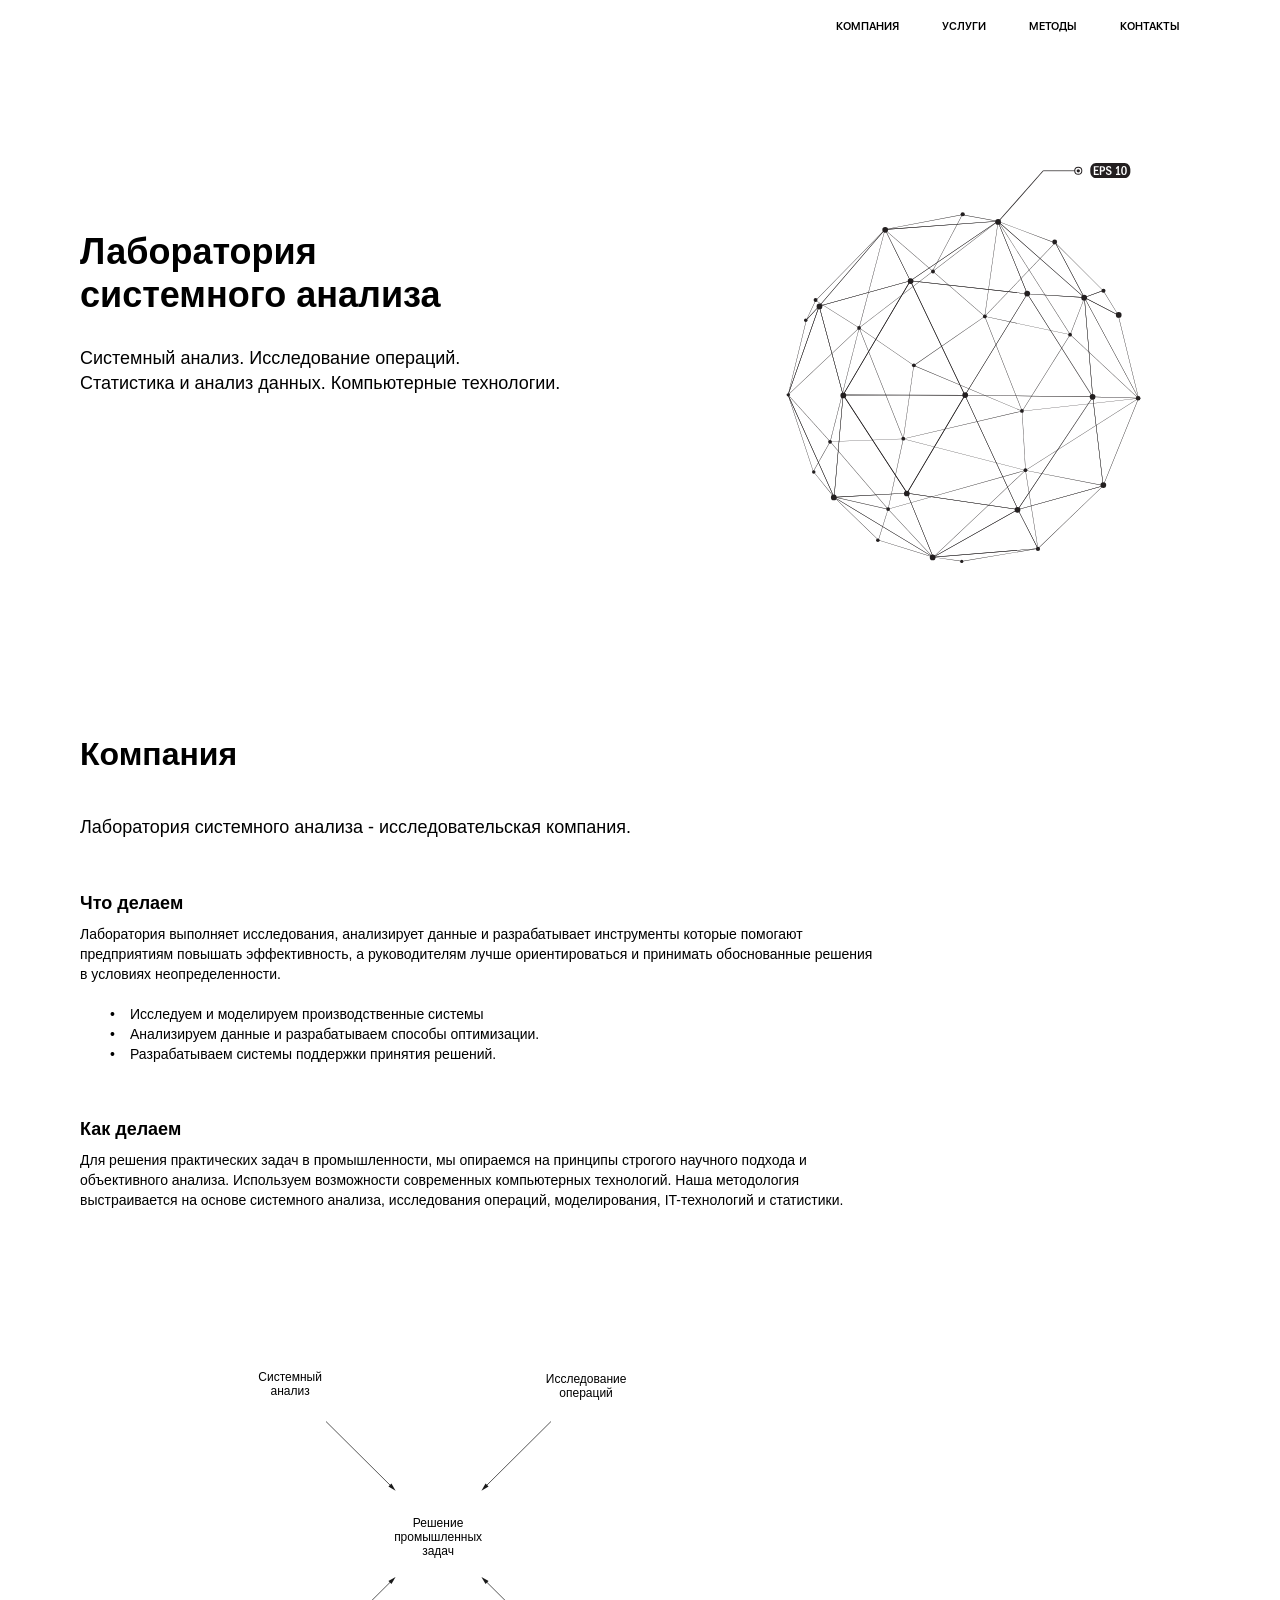
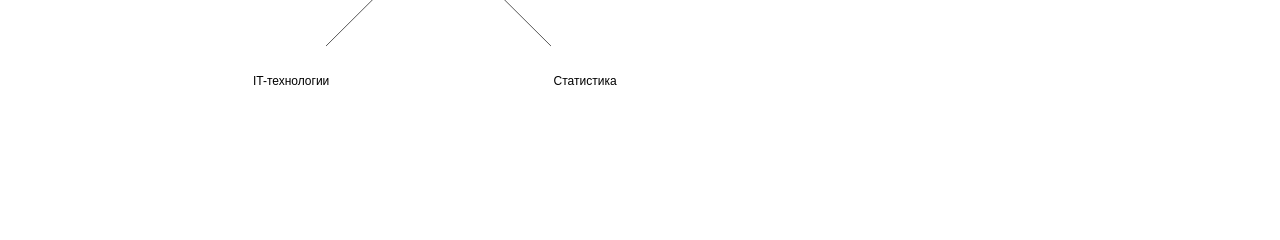
<file: company.html>
<!DOCTYPE html>
<html class="nojs html css_verticalspacer" lang="ru-RU">
 <head>

  <meta http-equiv="Content-type" content="text/html;charset=UTF-8"/>
  <meta name="description" content="Лаборатория системного анализа исследует процессы, анализирует промышленные данные, создает инструменты повышают эффективность. Системный анализ."/>
  <meta name="keywords" content="Лаборатория системного анализа, системный анализ, исследование операций, статистика, моделирование, оптимизация, эффективность, промышленность, анализ"/>
  <meta name="generator" content="2017.0.3.363"/>
  <meta property="og:title" content="Компания"/><!-- custom meta -->
  <meta property="og:type" content="website"/><!-- custom meta -->
  <meta property="og:url" content="https://system-laboratory.ru/company.html"/><!-- custom meta -->
  <meta property="og:image" content="https://system-laboratory.ru/assets/image_15.jpg"/><!-- custom meta -->
  <meta property="og:description" content="Лаборатория системного анализа исследует процессы, анализирует промышленные данные, создает инструменты повышают эффективность"/><!-- custom meta -->
  <meta property="og:site_name" content="Лаборатория системного анализа"/><!-- custom meta -->
  <meta name="viewport" content="width=device-width, initial-scale=1.0"/>
  
  <script type="text/javascript">
   // Update the 'nojs'/'js' class on the html node
document.documentElement.className = document.documentElement.className.replace(/\bnojs\b/g, 'js');

// Check that all required assets are uploaded and up-to-date
if(typeof Muse == "undefined") window.Muse = {}; window.Muse.assets = {"required":["museutils.js", "museconfig.js", "jquery.musemenu.js", "jquery.watch.js", "webpro.js", "musewpdisclosure.js", "jquery.museresponsive.js", "require.js", "company.css"], "outOfDate":[]};
</script>
  
  <link rel="shortcut icon" href="images/%d1%88%d0%b0%d0%b1%d0%bb%d0%be%d0%bd-%d0%b0-favicon.ico?crc=3971636418"/>
  <title>Компания — Лаборатория системного анализа</title>
  <!-- CSS -->
  <link rel="stylesheet" type="text/css" href="css/site_global.css?crc=3895645853"/>
  <link rel="stylesheet" type="text/css" href="css/master_______-_.css?crc=526031123"/>
  <link rel="stylesheet" type="text/css" href="css/company.css?crc=3965184470" id="pagesheet"/>
  <!-- IE-only CSS -->
  <!--[if lt IE 9]>
  <link rel="stylesheet" type="text/css" href="css/iefonts_company.css?crc=253168516"/>
  <link rel="stylesheet" type="text/css" href="css/nomq_preview_master_______-_.css?crc=286719827"/>
  <link rel="stylesheet" type="text/css" href="css/nomq_company.css?crc=116967379" id="nomq_pagesheet"/>
  <![endif]-->
  <!-- Other scripts -->
  <script type="text/javascript">
   var __adobewebfontsappname__ = "muse";
</script>
  <!-- JS includes -->
  <script src="https://webfonts.creativecloud.com/pt-sans:n7,n4:all.js" type="text/javascript"></script>
  <!--[if lt IE 9]>
  <script src="scripts/html5shiv.js?crc=4241844378" type="text/javascript"></script>
  <![endif]-->
    <!--custom head HTML-->
  <script>
  (function(i,s,o,g,r,a,m){i['GoogleAnalyticsObject']=r;i[r]=i[r]||function(){
  (i[r].q=i[r].q||[]).push(arguments)},i[r].l=1*new Date();a=s.createElement(o),
  m=s.getElementsByTagName(o)[0];a.async=1;a.src=g;m.parentNode.insertBefore(a,m)
  })(window,document,'script','https://www.google-analytics.com/analytics.js','ga');

  ga('create', 'UA-102547958-2', 'auto');
  ga('send', 'pageview');

</script>

<!-- Yandex.Metrika counter -->
<script type="text/javascript" >
    (function (d, w, c) {
        (w[c] = w[c] || []).push(function() {
            try {
                w.yaCounter45293388 = new Ya.Metrika({
                    id:45293388,
                    clickmap:true,
                    trackLinks:true,
                    accurateTrackBounce:true,
                    webvisor:true,
                    trackHash:true
                });
            } catch(e) { }
        });

        var n = d.getElementsByTagName("script")[0],
            s = d.createElement("script"),
            f = function () { n.parentNode.insertBefore(s, n); };
        s.type = "text/javascript";
        s.async = true;
        s.src = "https://mc.yandex.ru/metrika/watch.js";

        if (w.opera == "[object Opera]") {
            d.addEventListener("DOMContentLoaded", f, false);
        } else { f(); }
    })(document, window, "yandex_metrika_callbacks");
</script>
<noscript><div><img src="https://mc.yandex.ru/watch/45293388" style="position:absolute; left:-9999px;" alt="" /></div></noscript>
<!-- /Yandex.Metrika counter -->
<script type='application/ld+json'> 
{
  "@context": "http://www.schema.org",
  "@type": "WebSite",
  "name": "Лаборатория системного анализа",
  "url": "https://system-laboratory.ru/"
}
 </script>

<script type="application/ld+json">
{
  "@context" : "http://schema.org",
  "@type" : "Organization",
  "name" : "Лаборатория системного анализа",
  "url" : "https://system-laboratory.ru",
  "sameAs" : [
    "https://vk.com/syslabru",
    "https://plus.google.com/115577333916113508924",
    "https://www.facebook.com/systemlabspb",
    "https://twitter.com/SystemlabRu",
    "http://youtube.com/channel/UCl9Ov3q21FTp_EdjvkcYeYw",
    "https://system-laboratory.blogspot.com",
    "https://system-laboratory.tumblr.com",
    "https://www.linkedin.com/company/system-lab",
    "https://www.ok.ru/group/58460052914213",
    "http://systems-analysis.ru/"
  ]
}
</script>

<script type='application/ld+json'> 
{
  "@context": "http://www.schema.org",
  "@type": "Organization",
  "name": "Лаборатория системного анализа",
  "url": "https://system-laboratory.ru",
  "address": {
    "@type": "PostalAddress",
    "streetAddress": "ул. Свеаборгская, д. 13. Помещение 2Н, Офис 1А",
    "addressLocality": "Санкт-Петербург",
    "addressRegion": "196105",
    "addressCountry": "Россия"
  },
  "contactPoint": {
    "@type": "ContactPoint",
    "telephone": "+7-952-268-6640",
    "contactType": "customer service",
    "email": "info@system-laboratory.ru"
  }
}

{
  "@context": "http://schema.org",
  "@type": "Organization",
  "url": "https://system-laboratory.ru/",
  "logo": "https://system-laboratory.ru/assets/logo_b.jpg"
}

 </script>


<html lang="ru" itemscope itemtype="http://schema.org/WebPage">

<!-- Schema.org data | Generated by SeoLik.ru -->
<meta itemprop="name"  content="Компания">
<meta itemprop="description" name="description" content="Лаборатория системного анализа исследует процессы, анализирует промышленные данные, создает инструменты повышают эффективность">
<meta itemprop="image" name="image" content="https://system-laboratory.ru/assets/image_15.jpg">

<!-- Twitter Card data | Generated by SeoLik.ru -->
<meta name="twitter:card" content="summary_large_image">
<meta name="twitter:site" content="@SystemlabRu">
<meta name="twitter:title" content="Компания">
<meta name="twitter:description" content="Лаборатория системного анализа исследует процессы, анализирует промышленные данные, создает инструменты повышают эффективность">
<meta name="twitter:creator" content="@SystemlabRu">
<meta name="twitter:image" content="https://system-laboratory.ru/assets/image_15.jpg">

<!-- Open Graph data | Generated by SeoLik.ru -->
<meta property="og:locale" content="ru_RU">
<!-- Image for Social | Generated by SeoLik.ru -->
<link rel="image_src" href="https://system-laboratory.ru/assets/image_15.jpg">
  <!--/*

*/
-->
 </head>
 <body class="always_vert_scroll">

  <div class="breakpoint active" id="bp_infinity" data-min-width="1441"><!-- responsive breakpoint node -->
   <div class="clearfix borderbox" id="page"><!-- column -->
    <div class="position_content" id="page_position_content">
     <div class="browser_width" id="u294428-4-bw">
      <div class="clearfix pinned-colelem" id="u294428-4" data-IBE-flags="txtStyleSrc"><!-- content -->
       <p><span class="actAsDiv normal_text" id="u294429"><!-- content --><span class="MenuBar actAsDiv clearfix" id="menuu294430"><!-- horizontal box --><span class="MenuItemContainer actAsDiv clearfix grpelem" id="u294438"><!-- vertical box --><a class="nonblock nontext MenuItem MenuItemWithSubMenu MuseMenuActive actAsDiv clearfix colelem" id="u294439" href="company.html" data-href="page:U105"><!-- horizontal box --><span class="MenuItemLabel NoWrap actAsDiv clearfix grpelem" id="u294441-4"><!-- content --><span class="actAsPara shared_content" data-content-guid="u294441-4_0_content">КОМПАНИЯ</span></span></a></span><span class="MenuItemContainer actAsDiv clearfix grpelem" id="u294452"><!-- vertical box --><a class="nonblock nontext MenuItem MenuItemWithSubMenu actAsDiv clearfix colelem" id="u294453" href="services.html" data-href="page:U117"><!-- horizontal box --><span class="MenuItemLabel NoWrap actAsDiv clearfix grpelem" id="u294456-4"><!-- content --><span class="actAsPara shared_content" data-content-guid="u294456-4_0_content">УСЛУГИ</span></span></a></span><span class="MenuItemContainer actAsDiv clearfix grpelem" id="u294445"><!-- vertical box --><a class="nonblock nontext MenuItem MenuItemWithSubMenu actAsDiv clearfix colelem" id="u294446" href="methods.html" data-href="page:U129"><!-- horizontal box --><span class="MenuItemLabel NoWrap actAsDiv clearfix grpelem" id="u294447-4"><!-- content --><span class="actAsPara shared_content" data-content-guid="u294447-4_0_content">МЕТОДЫ</span></span></a></span><span class="MenuItemContainer actAsDiv clearfix grpelem" id="u294431"><!-- vertical box --><a class="nonblock nontext MenuItem MenuItemWithSubMenu actAsDiv clearfix colelem" id="u294432" href="contact.html" data-href="page:U141"><!-- horizontal box --><span class="MenuItemLabel NoWrap actAsDiv clearfix grpelem" id="u294433-4"><!-- content --><span class="actAsPara shared_content" data-content-guid="u294433-4_0_content">КОНТАКТЫ</span></span></a></span></span></span><span class="shared_content" data-content-guid="u294428-4_0_1_content"></span></p>
      </div>
     </div>
     <div class="clearfix colelem" id="pu303106"><!-- group -->
      <div class="browser_width grpelem" id="u303106-bw">
       <div class="clip_frame" id="u303106"><!-- svg -->
        <img class="svg temp_no_img_src" id="u303101" data-orig-src="images/mesh_1920.svg?crc=520164597" width="100%" height="581" alt="" data-mu-svgfallback="images/mesh_1920_poster_.png?crc=364591670" src="images/blank.gif?crc=4208392903"/>
       </div>
      </div>
      <!-- m_editable region-id="editable-static-tag-U129483-BP_infinity" template="company.html" data-type="html" data-ice-options="disableImageResize,link,txtStyleTarget" -->
      <div class="clearfix grpelem shared_content" id="u129483-8" data-muse-uid="U129483" data-muse-type="txt_frame" data-IBE-flags="txtStyleSrc" data-content-guid="u129483-8_content"><!-- content -->
       <h1 id="u129483-2">Лаборатория системного анализа</h1>
       <h2 id="u129483-4">Системный анализ. Исследование операций.</h2>
       <h2 id="u129483-6">Статистика и анализ данных. Компьютерные технологии.</h2>
      </div>
      <!-- /m_editable -->
     </div>
     <!-- m_editable region-id="editable-static-tag-U116392-BP_infinity" template="company.html" data-type="html" data-ice-options="disableImageResize,link,txtStyleTarget" -->
     <div class="clearfix colelem shared_content" id="u116392-28" data-muse-uid="U116392" data-muse-type="txt_frame" data-IBE-flags="txtStyleSrc" data-content-guid="u116392-28_content"><!-- content -->
      <p id="u116392-2">Компания</p>
      <p id="u116392-3">&nbsp;</p>
      <p id="u116392-6"><span id="u116392-4">Лаборатория системного анализа - исследовательская компания.</span><span id="u116392-5"></span></p>
      <p id="u116392-7">&nbsp;</p>
      <p id="u116392-8">&nbsp;</p>
      <p id="u116392-10">Что делаем</p>
      <p id="u116392-12">Лаборатория выполняет исследования, анализирует данные и разрабатывает инструменты которые помогают предприятиям повышать эффективность, а руководителям лучше ориентироваться и принимать обоснованные решения в условиях неопределенности.</p>
      <p id="u116392-13">&nbsp;</p>
      <ul class="list0 nls-None" id="u116392-20">
       <li id="u116392-15">Исследуем и моделируем производственные системы</li>
       <li id="u116392-17">Анализируем данные и разрабатываем способы оптимизации.</li>
       <li id="u116392-19">Разрабатываем системы поддержки принятия решений.</li>
      </ul>
      <p id="u116392-21">&nbsp;</p>
      <p id="u116392-22">&nbsp;</p>
      <p id="u116392-24">Как делаем</p>
      <p id="u116392-26">Для решения практических задач в промышленности, мы опираемся на принципы строгого научного подхода и объективного анализа. Используем возможности современных компьютерных технологий. Наша методология выстраивается на основе системного анализа, исследования операций, моделирования, IT-технологий и статистики.</p>
     </div>
     <!-- /m_editable -->
     <div class="clearfix colelem" id="u154859"><!-- group -->
      <div class="clip_frame grpelem" id="u152869"><!-- svg -->
       <img class="svg temp_no_img_src" id="u152865" data-orig-src="images/4view.svg?crc=4020188556" width="480" height="478" alt="" data-mu-svgfallback="images/4view_poster_.png?crc=3916293980" src="images/blank.gif?crc=4208392903"/>
      </div>
      <!-- m_editable region-id="editable-static-tag-U154046-BP_infinity" template="company.html" data-type="html" data-ice-options="disableImageResize,link,clickable" data-ice-editable="link" -->
      <a class="nonblock nontext clearfix grpelem shared_content" id="u154046-6" href="system.html" data-href="page:U22032" data-muse-uid="U154046" data-muse-type="txt_frame" data-content-guid="u154046-6_content"><!-- content --><p>Системный</p><p>анализ</p></a>
      <!-- /m_editable -->
      <!-- m_editable region-id="editable-static-tag-U154055-BP_infinity" template="company.html" data-type="html" data-ice-options="disableImageResize,link,clickable" data-ice-editable="link" -->
      <a class="nonblock nontext clearfix grpelem shared_content" id="u154055-6" href="operation.html" data-href="page:U21936" data-muse-uid="U154055" data-muse-type="txt_frame" data-content-guid="u154055-6_content"><!-- content --><p>Исследование</p><p>операций</p></a>
      <!-- /m_editable -->
      <!-- m_editable region-id="editable-static-tag-U154064-BP_infinity" template="company.html" data-type="html" data-ice-options="disableImageResize,link,clickable" data-ice-editable="link" -->
      <a class="nonblock nontext clearfix grpelem shared_content" id="u154064-4" href="statistical_method.html" data-href="page:U21984" data-muse-uid="U154064" data-muse-type="txt_frame" data-content-guid="u154064-4_content"><!-- content --><p>IT-технологии</p></a>
      <!-- /m_editable -->
      <!-- m_editable region-id="editable-static-tag-U154073-BP_infinity" template="company.html" data-type="html" data-ice-options="disableImageResize,link,clickable" data-ice-editable="link" -->
      <a class="nonblock nontext clearfix grpelem shared_content" id="u154073-4" href="statistical_method.html" data-href="page:U21984" data-muse-uid="U154073" data-muse-type="txt_frame" data-content-guid="u154073-4_content"><!-- content --><p>Статистика</p></a>
      <!-- /m_editable -->
      <!-- m_editable region-id="editable-static-tag-U154594-BP_infinity" template="company.html" data-type="html" data-ice-options="disableImageResize,link,clickable" data-ice-editable="link" -->
      <a class="nonblock nontext clearfix grpelem shared_content" id="u154594-6" href="services.html" data-href="page:U117" data-muse-uid="U154594" data-muse-type="txt_frame" data-content-guid="u154594-6_content"><!-- content --><p id="u154594-2">Решение</p><p id="u154594-4">промышленных задач</p></a>
      <!-- /m_editable -->
     </div>
     <div class="verticalspacer" data-offset-top="1896" data-content-above-spacer="1896" data-content-below-spacer="104"></div>
     <div class="browser_width colelem" id="u257886-4-bw">
      <div class="clearfix" id="u257886-4" data-IBE-flags="txtStyleSrc"><!-- content -->
       <p><span class="actAsDiv normal_text" id="u257924"><!-- content --><span class="actAsDiv clearfix" id="u257925-4" data-IBE-flags="txtStyleSrc"><!-- content --><span class="actAsPara" id="u257925-2">© Лаборатория системного анализа 2018</span></span></span><span class="actAsDiv normal_text" id="u257887"><!-- content --><span class="MenuBar actAsDiv clearfix" id="menuu257888"><!-- horizontal box --><span class="MenuItemContainer actAsDiv clearfix grpelem" id="u257889"><!-- vertical box --><a class="nonblock nontext MenuItem MenuItemWithSubMenu actAsDiv clearfix colelem" id="u257892" href="index.html" data-href="page:U93"><!-- horizontal box --><span class="MenuItemLabel NoWrap actAsDiv clearfix grpelem" id="u257895-4" data-IBE-flags="txtStyleSrc"><!-- content --><span class="actAsPara">Главная</span></span></a></span><span class="MenuItemContainer actAsDiv clearfix grpelem" id="u257903"><!-- vertical box --><a class="nonblock nontext MenuItem MenuItemWithSubMenu MuseMenuActive actAsDiv clearfix colelem" id="u257906" href="company.html" data-href="page:U105"><!-- horizontal box --><span class="MenuItemLabel NoWrap actAsDiv clearfix grpelem" id="u257908-4" data-IBE-flags="txtStyleSrc"><!-- content --><span class="actAsPara">Компания</span></span></a></span><span class="MenuItemContainer actAsDiv clearfix grpelem" id="u257896"><!-- vertical box --><a class="nonblock nontext MenuItem MenuItemWithSubMenu actAsDiv clearfix colelem" id="u257899" href="services.html" data-href="page:U117"><!-- horizontal box --><span class="MenuItemLabel NoWrap actAsDiv clearfix grpelem" id="u257900-4" data-IBE-flags="txtStyleSrc"><!-- content --><span class="actAsPara">Услуги</span></span></a></span><span class="MenuItemContainer actAsDiv clearfix grpelem" id="u257910"><!-- vertical box --><a class="nonblock nontext MenuItem MenuItemWithSubMenu actAsDiv clearfix colelem" id="u257913" href="methods.html" data-href="page:U129"><!-- horizontal box --><span class="MenuItemLabel NoWrap actAsDiv clearfix grpelem" id="u257914-4" data-IBE-flags="txtStyleSrc"><!-- content --><span class="actAsPara">Методы</span></span></a></span><span class="MenuItemContainer actAsDiv clearfix grpelem" id="u257917"><!-- vertical box --><a class="nonblock nontext MenuItem MenuItemWithSubMenu actAsDiv clearfix colelem" id="u257920" href="contact.html" data-href="page:U141"><!-- horizontal box --><span class="MenuItemLabel NoWrap actAsDiv clearfix grpelem" id="u257922-4" data-IBE-flags="txtStyleSrc"><!-- content --><span class="actAsPara">Контакты</span></span></a></span></span></span><span></span></p>
      </div>
     </div>
    </div>
   </div>
  </div>
  <div class="breakpoint" id="bp_1440" data-min-width="1281" data-max-width="1440"><!-- responsive breakpoint node -->
   <div class="clearfix borderbox temp_no_id" data-orig-id="page"><!-- column -->
    <div class="position_content temp_no_id" data-orig-id="page_position_content">
     <div class="browser_width colelem temp_no_id" data-orig-id="u294428-4-bw">
      <div class="clearfix temp_no_id" data-IBE-flags="txtStyleSrc" data-orig-id="u294428-4"><!-- content -->
       <p><span class="actAsDiv normal_text temp_no_id" data-orig-id="u294429"><!-- content --><span class="MenuBar actAsDiv clearfix temp_no_id" data-orig-id="menuu294430"><!-- horizontal box --><span class="MenuItemContainer actAsDiv clearfix grpelem temp_no_id" data-orig-id="u294438"><!-- vertical box --><a class="nonblock nontext MenuItem MenuItemWithSubMenu MuseMenuActive actAsDiv clearfix colelem temp_no_id" href="company.html" data-href="page:U105" data-orig-id="u294439"><!-- horizontal box --><span class="MenuItemLabel NoWrap actAsDiv clearfix grpelem temp_no_id" data-orig-id="u294441-4"><!-- content --><span class="actAsPara placeholder" data-placeholder-for="u294441-4_0_content"><!-- placeholder node --></span></span></a></span><span class="MenuItemContainer actAsDiv clearfix grpelem temp_no_id" data-orig-id="u294452"><!-- vertical box --><a class="nonblock nontext MenuItem MenuItemWithSubMenu actAsDiv clearfix colelem temp_no_id" href="services.html" data-href="page:U117" data-orig-id="u294453"><!-- horizontal box --><span class="MenuItemLabel NoWrap actAsDiv clearfix grpelem temp_no_id" data-orig-id="u294456-4"><!-- content --><span class="actAsPara placeholder" data-placeholder-for="u294456-4_0_content"><!-- placeholder node --></span></span></a></span><span class="MenuItemContainer actAsDiv clearfix grpelem temp_no_id" data-orig-id="u294445"><!-- vertical box --><a class="nonblock nontext MenuItem MenuItemWithSubMenu actAsDiv clearfix colelem temp_no_id" href="methods.html" data-href="page:U129" data-orig-id="u294446"><!-- horizontal box --><span class="MenuItemLabel NoWrap actAsDiv clearfix grpelem temp_no_id" data-orig-id="u294447-4"><!-- content --><span class="actAsPara placeholder" data-placeholder-for="u294447-4_0_content"><!-- placeholder node --></span></span></a></span><span class="MenuItemContainer actAsDiv clearfix grpelem temp_no_id" data-orig-id="u294431"><!-- vertical box --><a class="nonblock nontext MenuItem MenuItemWithSubMenu actAsDiv clearfix colelem temp_no_id" href="contact.html" data-href="page:U141" data-orig-id="u294432"><!-- horizontal box --><span class="MenuItemLabel NoWrap actAsDiv clearfix grpelem temp_no_id" data-orig-id="u294433-4"><!-- content --><span class="actAsPara placeholder" data-placeholder-for="u294433-4_0_content"><!-- placeholder node --></span></span></a></span></span></span><span class="placeholder" data-placeholder-for="u294428-4_0_1_content"><!-- placeholder node --></span></p>
      </div>
     </div>
     <div class="clearfix colelem" id="pu303347"><!-- group -->
      <div class="browser_width grpelem" id="u303347-bw">
       <div class="clip_frame" id="u303347"><!-- svg -->
        <img class="svg temp_no_img_src" id="u303342" data-orig-src="images/mesh_1440.svg?crc=470014200" width="100%" height="424" alt="" data-mu-svgfallback="images/mesh_1440_poster_.png?crc=4263408104" src="images/blank.gif?crc=4208392903"/>
       </div>
      </div>
      <div class="browser_width grpelem" id="u129483-8-bw">
       <!-- m_editable region-id="editable-static-tag-U129483-BP_1440" template="company.html" data-type="html" data-ice-options="disableImageResize,link,txtStyleTarget" -->
       <span class="clearfix placeholder" data-placeholder-for="u129483-8_content"><!-- placeholder node --></span>
       <!-- /m_editable -->
      </div>
     </div>
     <!-- m_editable region-id="editable-static-tag-U116392-BP_1440" template="company.html" data-type="html" data-ice-options="disableImageResize,link,txtStyleTarget" -->
     <span class="clearfix colelem placeholder" data-placeholder-for="u116392-28_content"><!-- placeholder node --></span>
     <!-- /m_editable -->
     <div class="clearfix colelem temp_no_id shared_content" data-orig-id="u154859" data-content-guid="u154859_content"><!-- group -->
      <div class="clip_frame grpelem temp_no_id" data-orig-id="u152869"><!-- svg -->
       <img class="svg temp_no_id temp_no_img_src" data-orig-src="images/4view.svg?crc=4020188556" width="400" height="399" alt="" data-mu-svgfallback="images/4view_poster_.png?crc=3916293980" data-orig-id="u152865" src="images/blank.gif?crc=4208392903"/>
      </div>
      <!-- m_editable region-id="editable-static-tag-U154046-BP_1440" template="company.html" data-type="html" data-ice-options="disableImageResize,link,clickable" data-ice-editable="link" -->
      <span class="nonblock nontext clearfix grpelem placeholder" data-placeholder-for="u154046-6_content"><!-- placeholder node --></span>
      <!-- /m_editable -->
      <!-- m_editable region-id="editable-static-tag-U154055-BP_1440" template="company.html" data-type="html" data-ice-options="disableImageResize,link,clickable" data-ice-editable="link" -->
      <span class="nonblock nontext clearfix grpelem placeholder" data-placeholder-for="u154055-6_content"><!-- placeholder node --></span>
      <!-- /m_editable -->
      <!-- m_editable region-id="editable-static-tag-U154064-BP_1440" template="company.html" data-type="html" data-ice-options="disableImageResize,link,clickable" data-ice-editable="link" -->
      <span class="nonblock nontext clearfix grpelem placeholder" data-placeholder-for="u154064-4_content"><!-- placeholder node --></span>
      <!-- /m_editable -->
      <!-- m_editable region-id="editable-static-tag-U154073-BP_1440" template="company.html" data-type="html" data-ice-options="disableImageResize,link,clickable" data-ice-editable="link" -->
      <span class="nonblock nontext clearfix grpelem placeholder" data-placeholder-for="u154073-4_content"><!-- placeholder node --></span>
      <!-- /m_editable -->
      <!-- m_editable region-id="editable-static-tag-U154594-BP_1440" template="company.html" data-type="html" data-ice-options="disableImageResize,link,clickable" data-ice-editable="link" -->
      <span class="nonblock nontext clearfix grpelem placeholder" data-placeholder-for="u154594-6_content"><!-- placeholder node --></span>
      <!-- /m_editable -->
     </div>
     <div class="verticalspacer" data-offset-top="1777" data-content-above-spacer="1777" data-content-below-spacer="123"></div>
     <div class="browser_width colelem" id="u257442-4-bw">
      <div class="clearfix" id="u257442-4" data-IBE-flags="txtStyleSrc"><!-- content -->
       <p><span class="actAsDiv normal_text shared_content" id="u257480" data-content-guid="u257480_content"><!-- content --><span class="actAsDiv clearfix" id="u257481-4" data-IBE-flags="txtStyleSrc"><!-- content --><span class="actAsPara" id="u257481-2">© Лаборатория системного анализа 2018</span></span></span><span class="actAsDiv normal_text" id="u257443"><!-- content --><span class="MenuBar actAsDiv clearfix" id="menuu257444"><!-- horizontal box --><span class="MenuItemContainer actAsDiv clearfix grpelem" id="u257445"><!-- vertical box --><a class="nonblock nontext MenuItem MenuItemWithSubMenu actAsDiv clearfix colelem" id="u257448" href="index.html" data-href="page:U93"><!-- horizontal box --><span class="MenuItemLabel NoWrap actAsDiv clearfix grpelem" id="u257451-4" data-IBE-flags="txtStyleSrc"><!-- content --><span class="actAsPara shared_content" data-content-guid="u257451-4_0_content">Главная</span></span></a></span><span class="MenuItemContainer actAsDiv clearfix grpelem" id="u257459"><!-- vertical box --><a class="nonblock nontext MenuItem MenuItemWithSubMenu MuseMenuActive actAsDiv clearfix colelem" id="u257462" href="company.html" data-href="page:U105"><!-- horizontal box --><span class="MenuItemLabel NoWrap actAsDiv clearfix grpelem" id="u257464-4" data-IBE-flags="txtStyleSrc"><!-- content --><span class="actAsPara shared_content" data-content-guid="u257464-4_0_content">Компания</span></span></a></span><span class="MenuItemContainer actAsDiv clearfix grpelem" id="u257452"><!-- vertical box --><a class="nonblock nontext MenuItem MenuItemWithSubMenu actAsDiv clearfix colelem" id="u257455" href="services.html" data-href="page:U117"><!-- horizontal box --><span class="MenuItemLabel NoWrap actAsDiv clearfix grpelem" id="u257456-4" data-IBE-flags="txtStyleSrc"><!-- content --><span class="actAsPara shared_content" data-content-guid="u257456-4_0_content">Услуги</span></span></a></span><span class="MenuItemContainer actAsDiv clearfix grpelem" id="u257466"><!-- vertical box --><a class="nonblock nontext MenuItem MenuItemWithSubMenu actAsDiv clearfix colelem" id="u257469" href="methods.html" data-href="page:U129"><!-- horizontal box --><span class="MenuItemLabel NoWrap actAsDiv clearfix grpelem" id="u257470-4" data-IBE-flags="txtStyleSrc"><!-- content --><span class="actAsPara shared_content" data-content-guid="u257470-4_0_content">Методы</span></span></a></span><span class="MenuItemContainer actAsDiv clearfix grpelem" id="u257473"><!-- vertical box --><a class="nonblock nontext MenuItem MenuItemWithSubMenu actAsDiv clearfix colelem" id="u257476" href="contact.html" data-href="page:U141"><!-- horizontal box --><span class="MenuItemLabel NoWrap actAsDiv clearfix grpelem" id="u257478-4" data-IBE-flags="txtStyleSrc"><!-- content --><span class="actAsPara shared_content" data-content-guid="u257478-4_0_content">Контакты</span></span></a></span></span></span><span class="shared_content" data-content-guid="u257442-4_0_2_content"></span></p>
      </div>
     </div>
    </div>
   </div>
  </div>
  <div class="breakpoint" id="bp_1280" data-min-width="961" data-max-width="1280"><!-- responsive breakpoint node -->
   <div class="clearfix borderbox temp_no_id" data-orig-id="page"><!-- column -->
    <div class="position_content temp_no_id" data-orig-id="page_position_content">
     <div class="browser_width colelem temp_no_id" data-orig-id="u294428-4-bw">
      <div class="clearfix temp_no_id" data-IBE-flags="txtStyleSrc" data-orig-id="u294428-4"><!-- content -->
       <p><span class="actAsDiv normal_text temp_no_id" data-orig-id="u294429"><!-- content --><span class="MenuBar actAsDiv clearfix temp_no_id" data-orig-id="menuu294430"><!-- horizontal box --><span class="MenuItemContainer actAsDiv clearfix grpelem temp_no_id" data-orig-id="u294438"><!-- vertical box --><a class="nonblock nontext MenuItem MenuItemWithSubMenu MuseMenuActive actAsDiv clearfix colelem temp_no_id" href="company.html" data-href="page:U105" data-orig-id="u294439"><!-- horizontal box --><span class="MenuItemLabel NoWrap actAsDiv clearfix grpelem temp_no_id" data-orig-id="u294441-4"><!-- content --><span class="actAsPara placeholder" data-placeholder-for="u294441-4_0_content"><!-- placeholder node --></span></span></a></span><span class="MenuItemContainer actAsDiv clearfix grpelem temp_no_id" data-orig-id="u294452"><!-- vertical box --><a class="nonblock nontext MenuItem MenuItemWithSubMenu actAsDiv clearfix colelem temp_no_id" href="services.html" data-href="page:U117" data-orig-id="u294453"><!-- horizontal box --><span class="MenuItemLabel NoWrap actAsDiv clearfix grpelem temp_no_id" data-orig-id="u294456-4"><!-- content --><span class="actAsPara placeholder" data-placeholder-for="u294456-4_0_content"><!-- placeholder node --></span></span></a></span><span class="MenuItemContainer actAsDiv clearfix grpelem temp_no_id" data-orig-id="u294445"><!-- vertical box --><a class="nonblock nontext MenuItem MenuItemWithSubMenu actAsDiv clearfix colelem temp_no_id" href="methods.html" data-href="page:U129" data-orig-id="u294446"><!-- horizontal box --><span class="MenuItemLabel NoWrap actAsDiv clearfix grpelem temp_no_id" data-orig-id="u294447-4"><!-- content --><span class="actAsPara placeholder" data-placeholder-for="u294447-4_0_content"><!-- placeholder node --></span></span></a></span><span class="MenuItemContainer actAsDiv clearfix grpelem temp_no_id" data-orig-id="u294431"><!-- vertical box --><a class="nonblock nontext MenuItem MenuItemWithSubMenu actAsDiv clearfix colelem temp_no_id" href="contact.html" data-href="page:U141" data-orig-id="u294432"><!-- horizontal box --><span class="MenuItemLabel NoWrap actAsDiv clearfix grpelem temp_no_id" data-orig-id="u294433-4"><!-- content --><span class="actAsPara placeholder" data-placeholder-for="u294433-4_0_content"><!-- placeholder node --></span></span></a></span></span></span><span class="placeholder" data-placeholder-for="u294428-4_0_1_content"><!-- placeholder node --></span></p>
      </div>
     </div>
     <div class="clearfix colelem" id="pu304215"><!-- group -->
      <div class="browser_width grpelem" id="u304215-bw">
       <div class="clip_frame" id="u304215"><!-- svg -->
        <img class="svg temp_no_img_src" id="u304210" data-orig-src="images/mesh_1280.svg?crc=279240257" width="100%" height="450" alt="" data-mu-svgfallback="images/mesh_1280_poster_.png?crc=3879038987" src="images/blank.gif?crc=4208392903"/>
       </div>
      </div>
      <!-- m_editable region-id="editable-static-tag-U113136-BP_1280" template="company.html" data-type="html" data-ice-options="disableImageResize,link,txtStyleTarget" -->
      <div class="clearfix grpelem shared_content" id="u113136-10" data-muse-uid="U113136" data-muse-type="txt_frame" data-IBE-flags="txtStyleSrc" data-content-guid="u113136-10_content"><!-- content -->
       <p id="u113136-2">Лаборатория</p>
       <p id="u113136-4">системного анализа</p>
       <h3 id="u113136-6">Системный анализ. Исследование операций.</h3>
       <h3 id="u113136-8">Статистика и анализ данных. Компьютерные технологии.</h3>
      </div>
      <!-- /m_editable -->
     </div>
     <!-- m_editable region-id="editable-static-tag-U116392-BP_1280" template="company.html" data-type="html" data-ice-options="disableImageResize,link,txtStyleTarget" -->
     <span class="clearfix colelem placeholder" data-placeholder-for="u116392-28_content"><!-- placeholder node --></span>
     <!-- /m_editable -->
     <div class="clearfix colelem temp_no_id" data-orig-id="u154859"><!-- group -->
      <div class="clip_frame grpelem temp_no_id" data-orig-id="u152869"><!-- svg -->
       <img class="svg temp_no_id temp_no_img_src" data-orig-src="images/4view.svg?crc=4020188556" width="401" height="400" alt="" data-mu-svgfallback="images/4view_poster_.png?crc=3916293980" data-orig-id="u152865" src="images/blank.gif?crc=4208392903"/>
      </div>
      <!-- m_editable region-id="editable-static-tag-U154046-BP_1280" template="company.html" data-type="html" data-ice-options="disableImageResize,link,clickable" data-ice-editable="link" -->
      <span class="nonblock nontext clearfix grpelem placeholder" data-placeholder-for="u154046-6_content"><!-- placeholder node --></span>
      <!-- /m_editable -->
      <!-- m_editable region-id="editable-static-tag-U154055-BP_1280" template="company.html" data-type="html" data-ice-options="disableImageResize,link,clickable" data-ice-editable="link" -->
      <span class="nonblock nontext clearfix grpelem placeholder" data-placeholder-for="u154055-6_content"><!-- placeholder node --></span>
      <!-- /m_editable -->
      <!-- m_editable region-id="editable-static-tag-U154064-BP_1280" template="company.html" data-type="html" data-ice-options="disableImageResize,link,clickable" data-ice-editable="link" -->
      <span class="nonblock nontext clearfix grpelem placeholder" data-placeholder-for="u154064-4_content"><!-- placeholder node --></span>
      <!-- /m_editable -->
      <!-- m_editable region-id="editable-static-tag-U154073-BP_1280" template="company.html" data-type="html" data-ice-options="disableImageResize,link,clickable" data-ice-editable="link" -->
      <span class="nonblock nontext clearfix grpelem placeholder" data-placeholder-for="u154073-4_content"><!-- placeholder node --></span>
      <!-- /m_editable -->
      <!-- m_editable region-id="editable-static-tag-U154594-BP_1280" template="company.html" data-type="html" data-ice-options="disableImageResize,link,clickable" data-ice-editable="link" -->
      <span class="nonblock nontext clearfix grpelem placeholder" data-placeholder-for="u154594-6_content"><!-- placeholder node --></span>
      <!-- /m_editable -->
     </div>
     <div class="verticalspacer shared_content" data-offset-top="1733" data-content-above-spacer="1732" data-content-below-spacer="68" data-content-guid="page_position_content_6_content"></div>
     <div class="browser_width colelem temp_no_id" data-orig-id="u257442-4-bw">
      <div class="clearfix temp_no_id" data-IBE-flags="txtStyleSrc" data-orig-id="u257442-4"><!-- content -->
       <p><span class="actAsDiv normal_text placeholder" data-placeholder-for="u257480_content"><!-- placeholder node --></span><span class="actAsDiv normal_text temp_no_id" data-orig-id="u257443"><!-- content --><span class="MenuBar actAsDiv clearfix temp_no_id" data-orig-id="menuu257444"><!-- horizontal box --><span class="MenuItemContainer actAsDiv clearfix grpelem temp_no_id" data-orig-id="u257445"><!-- vertical box --><a class="nonblock nontext MenuItem MenuItemWithSubMenu actAsDiv clearfix colelem temp_no_id" href="index.html" data-href="page:U93" data-orig-id="u257448"><!-- horizontal box --><span class="MenuItemLabel NoWrap actAsDiv clearfix grpelem temp_no_id" data-IBE-flags="txtStyleSrc" data-orig-id="u257451-4"><!-- content --><span class="actAsPara placeholder" data-placeholder-for="u257451-4_0_content"><!-- placeholder node --></span></span></a></span><span class="MenuItemContainer actAsDiv clearfix grpelem temp_no_id" data-orig-id="u257459"><!-- vertical box --><a class="nonblock nontext MenuItem MenuItemWithSubMenu MuseMenuActive actAsDiv clearfix colelem temp_no_id" href="company.html" data-href="page:U105" data-orig-id="u257462"><!-- horizontal box --><span class="MenuItemLabel NoWrap actAsDiv clearfix grpelem temp_no_id" data-IBE-flags="txtStyleSrc" data-orig-id="u257464-4"><!-- content --><span class="actAsPara placeholder" data-placeholder-for="u257464-4_0_content"><!-- placeholder node --></span></span></a></span><span class="MenuItemContainer actAsDiv clearfix grpelem temp_no_id" data-orig-id="u257452"><!-- vertical box --><a class="nonblock nontext MenuItem MenuItemWithSubMenu actAsDiv clearfix colelem temp_no_id" href="services.html" data-href="page:U117" data-orig-id="u257455"><!-- horizontal box --><span class="MenuItemLabel NoWrap actAsDiv clearfix grpelem temp_no_id" data-IBE-flags="txtStyleSrc" data-orig-id="u257456-4"><!-- content --><span class="actAsPara placeholder" data-placeholder-for="u257456-4_0_content"><!-- placeholder node --></span></span></a></span><span class="MenuItemContainer actAsDiv clearfix grpelem temp_no_id" data-orig-id="u257466"><!-- vertical box --><a class="nonblock nontext MenuItem MenuItemWithSubMenu actAsDiv clearfix colelem temp_no_id" href="methods.html" data-href="page:U129" data-orig-id="u257469"><!-- horizontal box --><span class="MenuItemLabel NoWrap actAsDiv clearfix grpelem temp_no_id" data-IBE-flags="txtStyleSrc" data-orig-id="u257470-4"><!-- content --><span class="actAsPara placeholder" data-placeholder-for="u257470-4_0_content"><!-- placeholder node --></span></span></a></span><span class="MenuItemContainer actAsDiv clearfix grpelem temp_no_id" data-orig-id="u257473"><!-- vertical box --><a class="nonblock nontext MenuItem MenuItemWithSubMenu actAsDiv clearfix colelem temp_no_id" href="contact.html" data-href="page:U141" data-orig-id="u257476"><!-- horizontal box --><span class="MenuItemLabel NoWrap actAsDiv clearfix grpelem temp_no_id" data-IBE-flags="txtStyleSrc" data-orig-id="u257478-4"><!-- content --><span class="actAsPara placeholder" data-placeholder-for="u257478-4_0_content"><!-- placeholder node --></span></span></a></span></span></span><span class="placeholder" data-placeholder-for="u257442-4_0_2_content"><!-- placeholder node --></span></p>
      </div>
     </div>
    </div>
   </div>
  </div>
  <div class="breakpoint" id="bp_960" data-min-width="801" data-max-width="960"><!-- responsive breakpoint node -->
   <div class="clearfix borderbox temp_no_id" data-orig-id="page"><!-- column -->
    <div class="position_content temp_no_id" data-orig-id="page_position_content">
     <div class="browser_width temp_no_id" data-orig-id="u294428-4-bw">
      <div class="clearfix pinned-colelem temp_no_id" data-IBE-flags="txtStyleSrc" data-orig-id="u294428-4"><!-- content -->
       <p><span class="actAsDiv normal_text temp_no_id" data-orig-id="u294429"><!-- content --><span class="MenuBar actAsDiv clearfix temp_no_id" data-orig-id="menuu294430"><!-- horizontal box --><span class="MenuItemContainer actAsDiv clearfix grpelem temp_no_id" data-orig-id="u294438"><!-- vertical box --><a class="nonblock nontext MenuItem MenuItemWithSubMenu MuseMenuActive actAsDiv clearfix colelem temp_no_id" href="company.html" data-href="page:U105" data-orig-id="u294439"><!-- horizontal box --><span class="MenuItemLabel NoWrap actAsDiv clearfix grpelem temp_no_id" data-orig-id="u294441-4"><!-- content --><span class="actAsPara placeholder" data-placeholder-for="u294441-4_0_content"><!-- placeholder node --></span></span></a></span><span class="MenuItemContainer actAsDiv clearfix grpelem temp_no_id" data-orig-id="u294452"><!-- vertical box --><a class="nonblock nontext MenuItem MenuItemWithSubMenu actAsDiv clearfix colelem temp_no_id" href="services.html" data-href="page:U117" data-orig-id="u294453"><!-- horizontal box --><span class="MenuItemLabel NoWrap actAsDiv clearfix grpelem temp_no_id" data-orig-id="u294456-4"><!-- content --><span class="actAsPara placeholder" data-placeholder-for="u294456-4_0_content"><!-- placeholder node --></span></span></a></span><span class="MenuItemContainer actAsDiv clearfix grpelem temp_no_id" data-orig-id="u294445"><!-- vertical box --><a class="nonblock nontext MenuItem MenuItemWithSubMenu actAsDiv clearfix colelem temp_no_id" href="methods.html" data-href="page:U129" data-orig-id="u294446"><!-- horizontal box --><span class="MenuItemLabel NoWrap actAsDiv clearfix grpelem temp_no_id" data-orig-id="u294447-4"><!-- content --><span class="actAsPara placeholder" data-placeholder-for="u294447-4_0_content"><!-- placeholder node --></span></span></a></span><span class="MenuItemContainer actAsDiv clearfix grpelem temp_no_id" data-orig-id="u294431"><!-- vertical box --><a class="nonblock nontext MenuItem MenuItemWithSubMenu actAsDiv clearfix colelem temp_no_id" href="contact.html" data-href="page:U141" data-orig-id="u294432"><!-- horizontal box --><span class="MenuItemLabel NoWrap actAsDiv clearfix grpelem temp_no_id" data-orig-id="u294433-4"><!-- content --><span class="actAsPara placeholder" data-placeholder-for="u294433-4_0_content"><!-- placeholder node --></span></span></a></span></span></span><span class="placeholder" data-placeholder-for="u294428-4_0_1_content"><!-- placeholder node --></span></p>
      </div>
     </div>
     <div class="clearfix colelem" id="pu113136-10"><!-- group -->
      <!-- m_editable region-id="editable-static-tag-U113136-BP_960" template="company.html" data-type="html" data-ice-options="disableImageResize,link,txtStyleTarget" -->
      <span class="clearfix grpelem placeholder" data-placeholder-for="u113136-10_content"><!-- placeholder node --></span>
      <!-- /m_editable -->
      <div class="browser_width grpelem" id="u304456-bw">
       <div class="clip_frame" id="u304456"><!-- svg -->
        <img class="svg temp_no_img_src" id="u304451" data-orig-src="images/mesh_960.svg?crc=3924980546" width="100%" height="450" alt="" data-mu-svgfallback="images/mesh_960_poster_.png?crc=186210020" src="images/blank.gif?crc=4208392903"/>
       </div>
      </div>
     </div>
     <!-- m_editable region-id="editable-static-tag-U116392-BP_960" template="company.html" data-type="html" data-ice-options="disableImageResize,link,txtStyleTarget" -->
     <span class="clearfix colelem placeholder" data-placeholder-for="u116392-28_content"><!-- placeholder node --></span>
     <!-- /m_editable -->
     <span class="clearfix colelem placeholder" data-placeholder-for="u154859_content"><!-- placeholder node --></span>
     <span class="verticalspacer placeholder" data-placeholder-for="page_position_content_6_content"><!-- placeholder node --></span>
     <div class="browser_width colelem" id="u256998-4-bw">
      <div class="clearfix" id="u256998-4" data-IBE-flags="txtStyleSrc"><!-- content -->
       <p><span class="actAsDiv normal_text shared_content" id="u257015" data-content-guid="u257015_content"><!-- content --><span class="actAsDiv clearfix" id="u257005-4" data-IBE-flags="txtStyleSrc"><!-- content --><span class="actAsPara" id="u257005-2">© Лаборатория системного анализа 2018</span></span></span><span class="actAsDiv normal_text" id="u257251"><!-- content --><span class="MenuBar actAsDiv clearfix" id="menuu257031"><!-- horizontal box --><span class="MenuItemContainer actAsDiv clearfix grpelem" id="u257053"><!-- vertical box --><a class="nonblock nontext MenuItem MenuItemWithSubMenu actAsDiv clearfix colelem" id="u257054" href="index.html" data-href="page:U93"><!-- horizontal box --><span class="MenuItemLabel NoWrap actAsDiv clearfix grpelem" id="u257057-4" data-IBE-flags="txtStyleSrc"><!-- content --><span class="actAsPara shared_content" data-content-guid="u257057-4_0_content">Главная</span></span></a></span><span class="MenuItemContainer actAsDiv clearfix grpelem" id="u257060"><!-- vertical box --><a class="nonblock nontext MenuItem MenuItemWithSubMenu MuseMenuActive actAsDiv clearfix colelem" id="u257061" href="company.html" data-href="page:U105"><!-- horizontal box --><span class="MenuItemLabel NoWrap actAsDiv clearfix grpelem" id="u257064-4" data-IBE-flags="txtStyleSrc"><!-- content --><span class="actAsPara shared_content" data-content-guid="u257064-4_0_content">Компания</span></span></a></span><span class="MenuItemContainer actAsDiv clearfix grpelem" id="u257039"><!-- vertical box --><a class="nonblock nontext MenuItem MenuItemWithSubMenu actAsDiv clearfix colelem" id="u257042" href="services.html" data-href="page:U117"><!-- horizontal box --><span class="MenuItemLabel NoWrap actAsDiv clearfix grpelem" id="u257044-4" data-IBE-flags="txtStyleSrc"><!-- content --><span class="actAsPara shared_content" data-content-guid="u257044-4_0_content">Услуги</span></span></a></span><span class="MenuItemContainer actAsDiv clearfix grpelem" id="u257046"><!-- vertical box --><a class="nonblock nontext MenuItem MenuItemWithSubMenu actAsDiv clearfix colelem" id="u257049" href="methods.html" data-href="page:U129"><!-- horizontal box --><span class="MenuItemLabel NoWrap actAsDiv clearfix grpelem" id="u257051-4" data-IBE-flags="txtStyleSrc"><!-- content --><span class="actAsPara shared_content" data-content-guid="u257051-4_0_content">Методы</span></span></a></span><span class="MenuItemContainer actAsDiv clearfix grpelem" id="u257032"><!-- vertical box --><a class="nonblock nontext MenuItem MenuItemWithSubMenu actAsDiv clearfix colelem" id="u257033" href="contact.html" data-href="page:U141"><!-- horizontal box --><span class="MenuItemLabel NoWrap actAsDiv clearfix grpelem" id="u257035-4" data-IBE-flags="txtStyleSrc"><!-- content --><span class="actAsPara shared_content" data-content-guid="u257035-4_0_content">Контакты</span></span></a></span></span></span><span class="shared_content" data-content-guid="u256998-4_0_2_content"></span></p>
      </div>
     </div>
    </div>
   </div>
  </div>
  <div class="breakpoint" id="bp_800" data-min-width="641" data-max-width="800"><!-- responsive breakpoint node -->
   <div class="clearfix borderbox temp_no_id" data-orig-id="page"><!-- column -->
    <div class="position_content temp_no_id" data-orig-id="page_position_content">
     <div class="browser_width temp_no_id" data-orig-id="u294428-4-bw">
      <div class="clearfix pinned-colelem temp_no_id" data-IBE-flags="txtStyleSrc" data-orig-id="u294428-4"><!-- content -->
       <p><span class="actAsDiv normal_text temp_no_id" data-orig-id="u294429"><!-- content --><span class="MenuBar actAsDiv clearfix temp_no_id" data-orig-id="menuu294430"><!-- horizontal box --><span class="MenuItemContainer actAsDiv clearfix grpelem temp_no_id" data-orig-id="u294438"><!-- vertical box --><a class="nonblock nontext MenuItem MenuItemWithSubMenu MuseMenuActive actAsDiv clearfix colelem temp_no_id" href="company.html" data-href="page:U105" data-orig-id="u294439"><!-- horizontal box --><span class="MenuItemLabel NoWrap actAsDiv clearfix grpelem temp_no_id" data-orig-id="u294441-4"><!-- content --><span class="actAsPara placeholder" data-placeholder-for="u294441-4_0_content"><!-- placeholder node --></span></span></a></span><span class="MenuItemContainer actAsDiv clearfix grpelem temp_no_id" data-orig-id="u294452"><!-- vertical box --><a class="nonblock nontext MenuItem MenuItemWithSubMenu actAsDiv clearfix colelem temp_no_id" href="services.html" data-href="page:U117" data-orig-id="u294453"><!-- horizontal box --><span class="MenuItemLabel NoWrap actAsDiv clearfix grpelem temp_no_id" data-orig-id="u294456-4"><!-- content --><span class="actAsPara placeholder" data-placeholder-for="u294456-4_0_content"><!-- placeholder node --></span></span></a></span><span class="MenuItemContainer actAsDiv clearfix grpelem temp_no_id" data-orig-id="u294445"><!-- vertical box --><a class="nonblock nontext MenuItem MenuItemWithSubMenu actAsDiv clearfix colelem temp_no_id" href="methods.html" data-href="page:U129" data-orig-id="u294446"><!-- horizontal box --><span class="MenuItemLabel NoWrap actAsDiv clearfix grpelem temp_no_id" data-orig-id="u294447-4"><!-- content --><span class="actAsPara placeholder" data-placeholder-for="u294447-4_0_content"><!-- placeholder node --></span></span></a></span><span class="MenuItemContainer actAsDiv clearfix grpelem temp_no_id" data-orig-id="u294431"><!-- vertical box --><a class="nonblock nontext MenuItem MenuItemWithSubMenu actAsDiv clearfix colelem temp_no_id" href="contact.html" data-href="page:U141" data-orig-id="u294432"><!-- horizontal box --><span class="MenuItemLabel NoWrap actAsDiv clearfix grpelem temp_no_id" data-orig-id="u294433-4"><!-- content --><span class="actAsPara placeholder" data-placeholder-for="u294433-4_0_content"><!-- placeholder node --></span></span></a></span></span></span><span class="placeholder" data-placeholder-for="u294428-4_0_1_content"><!-- placeholder node --></span></p>
      </div>
     </div>
     <div class="browser_width colelem" id="u113136-10-bw">
      <!-- m_editable region-id="editable-static-tag-U113136-BP_800" template="company.html" data-type="html" data-ice-options="disableImageResize,link,txtStyleTarget" -->
      <span class="clearfix placeholder" data-placeholder-for="u113136-10_content"><!-- placeholder node --></span>
      <!-- /m_editable -->
     </div>
     <div class="browser_width colelem" id="u116392-28-bw">
      <!-- m_editable region-id="editable-static-tag-U116392-BP_800" template="company.html" data-type="html" data-ice-options="disableImageResize,link,txtStyleTarget" -->
      <span class="clearfix placeholder" data-placeholder-for="u116392-28_content"><!-- placeholder node --></span>
      <!-- /m_editable -->
     </div>
     <span class="clearfix colelem placeholder" data-placeholder-for="u154859_content"><!-- placeholder node --></span>
     <div class="verticalspacer" data-offset-top="1545" data-content-above-spacer="1544" data-content-below-spacer="156"></div>
     <div class="browser_width colelem temp_no_id" data-orig-id="u256998-4-bw">
      <div class="clearfix temp_no_id" data-IBE-flags="txtStyleSrc" data-orig-id="u256998-4"><!-- content -->
       <p><span class="actAsDiv normal_text placeholder" data-placeholder-for="u257015_content"><!-- placeholder node --></span><span class="actAsDiv normal_text temp_no_id" data-orig-id="u257251"><!-- content --><span class="MenuBar actAsDiv clearfix temp_no_id" data-orig-id="menuu257031"><!-- horizontal box --><span class="MenuItemContainer actAsDiv clearfix grpelem temp_no_id" data-orig-id="u257053"><!-- vertical box --><a class="nonblock nontext MenuItem MenuItemWithSubMenu actAsDiv clearfix colelem temp_no_id" href="index.html" data-href="page:U93" data-orig-id="u257054"><!-- horizontal box --><span class="MenuItemLabel NoWrap actAsDiv clearfix grpelem temp_no_id" data-IBE-flags="txtStyleSrc" data-orig-id="u257057-4"><!-- content --><span class="actAsPara placeholder" data-placeholder-for="u257057-4_0_content"><!-- placeholder node --></span></span></a></span><span class="MenuItemContainer actAsDiv clearfix grpelem temp_no_id" data-orig-id="u257060"><!-- vertical box --><a class="nonblock nontext MenuItem MenuItemWithSubMenu MuseMenuActive actAsDiv clearfix colelem temp_no_id" href="company.html" data-href="page:U105" data-orig-id="u257061"><!-- horizontal box --><span class="MenuItemLabel NoWrap actAsDiv clearfix grpelem temp_no_id" data-IBE-flags="txtStyleSrc" data-orig-id="u257064-4"><!-- content --><span class="actAsPara placeholder" data-placeholder-for="u257064-4_0_content"><!-- placeholder node --></span></span></a></span><span class="MenuItemContainer actAsDiv clearfix grpelem temp_no_id" data-orig-id="u257039"><!-- vertical box --><a class="nonblock nontext MenuItem MenuItemWithSubMenu actAsDiv clearfix colelem temp_no_id" href="services.html" data-href="page:U117" data-orig-id="u257042"><!-- horizontal box --><span class="MenuItemLabel NoWrap actAsDiv clearfix grpelem temp_no_id" data-IBE-flags="txtStyleSrc" data-orig-id="u257044-4"><!-- content --><span class="actAsPara placeholder" data-placeholder-for="u257044-4_0_content"><!-- placeholder node --></span></span></a></span><span class="MenuItemContainer actAsDiv clearfix grpelem temp_no_id" data-orig-id="u257046"><!-- vertical box --><a class="nonblock nontext MenuItem MenuItemWithSubMenu actAsDiv clearfix colelem temp_no_id" href="methods.html" data-href="page:U129" data-orig-id="u257049"><!-- horizontal box --><span class="MenuItemLabel NoWrap actAsDiv clearfix grpelem temp_no_id" data-IBE-flags="txtStyleSrc" data-orig-id="u257051-4"><!-- content --><span class="actAsPara placeholder" data-placeholder-for="u257051-4_0_content"><!-- placeholder node --></span></span></a></span><span class="MenuItemContainer actAsDiv clearfix grpelem temp_no_id" data-orig-id="u257032"><!-- vertical box --><a class="nonblock nontext MenuItem MenuItemWithSubMenu actAsDiv clearfix colelem temp_no_id" href="contact.html" data-href="page:U141" data-orig-id="u257033"><!-- horizontal box --><span class="MenuItemLabel NoWrap actAsDiv clearfix grpelem temp_no_id" data-IBE-flags="txtStyleSrc" data-orig-id="u257035-4"><!-- content --><span class="actAsPara placeholder" data-placeholder-for="u257035-4_0_content"><!-- placeholder node --></span></span></a></span></span></span><span class="placeholder" data-placeholder-for="u256998-4_0_2_content"><!-- placeholder node --></span></p>
      </div>
     </div>
    </div>
   </div>
  </div>
  <div class="breakpoint" id="bp_640" data-min-width="481" data-max-width="640"><!-- responsive breakpoint node -->
   <div class="clearfix borderbox temp_no_id" data-orig-id="page"><!-- column -->
    <div class="position_content temp_no_id" data-orig-id="page_position_content">
     <div class="clearfix colelem" id="paccordionu19465"><!-- group -->
      <div class="browser_width grpelem" id="accordionu19465-bw">
       <ul class="AccordionWidget clearfix" id="accordionu19465"><!-- vertical box -->
        <li class="AccordionPanel clearfix colelem100" id="u19466"><!-- vertical box --><div class="AccordionPanelTab clearfix colelem100" id="u19504-3" data-IBE-flags="txtStyleSrc"><!-- content --><p class="shared_content" data-content-guid="u19504-3_0_content">&nbsp;</p></div><div class="AccordionPanelContent disn clearfix colelem100" id="u19467"><!-- group --><nav class="MenuBar clearfix grpelem" id="menuu19468"><!-- vertical box --><div class="MenuItemContainer clearfix colelem" id="u202682"><!-- horizontal box --><a class="nonblock nontext MenuItem MenuItemWithSubMenu clearfix grpelem" id="u202685" href="index.html" data-href="page:U93"><!-- horizontal box --><div class="MenuItemLabel clearfix grpelem" id="u202686-4" data-IBE-flags="txtStyleSrc"><!-- content --><p class="shared_content" data-content-guid="u202686-4_0_content">Главная</p></div></a></div><div class="MenuItemContainer clearfix colelem" id="u19490"><!-- horizontal box --><a class="nonblock nontext MenuItem MenuItemWithSubMenu MuseMenuActive clearfix grpelem" id="u19491" href="company.html" data-href="page:U105"><!-- horizontal box --><div class="MenuItemLabel clearfix grpelem" id="u19494-4" data-IBE-flags="txtStyleSrc"><!-- content --><p class="shared_content" data-content-guid="u19494-4_0_content">Компания</p></div></a></div><div class="MenuItemContainer clearfix colelem" id="u19497"><!-- horizontal box --><a class="nonblock nontext MenuItem MenuItemWithSubMenu clearfix grpelem" id="u19500" href="services.html" data-href="page:U117"><!-- horizontal box --><div class="MenuItemLabel clearfix grpelem" id="u19502-4" data-IBE-flags="txtStyleSrc"><!-- content --><p class="shared_content" data-content-guid="u19502-4_0_content">Услуги</p></div></a></div><div class="MenuItemContainer clearfix colelem" id="u19476"><!-- horizontal box --><a class="nonblock nontext MenuItem MenuItemWithSubMenu clearfix grpelem" id="u19479" href="methods.html" data-href="page:U129"><!-- horizontal box --><div class="MenuItemLabel clearfix grpelem" id="u19481-4" data-IBE-flags="txtStyleSrc"><!-- content --><p class="shared_content" data-content-guid="u19481-4_0_content">Методы</p></div></a></div><div class="MenuItemContainer clearfix colelem" id="u19469"><!-- horizontal box --><a class="nonblock nontext MenuItem MenuItemWithSubMenu clearfix grpelem" id="u19470" href="contact.html" data-href="page:U141"><!-- horizontal box --><div class="MenuItemLabel clearfix grpelem" id="u19472-4" data-IBE-flags="txtStyleSrc"><!-- content --><p class="shared_content" data-content-guid="u19472-4_0_content">Контакты</p></div></a></div></nav></div></li>
       </ul>
      </div>
      <div class="grpelem shared_content" id="u273249" data-content-guid="u273249_content"><!-- simple frame --></div>
     </div>
     <div class="browser_width colelem temp_no_id" data-orig-id="u113136-10-bw">
      <!-- m_editable region-id="editable-static-tag-U113136-BP_640" template="company.html" data-type="html" data-ice-options="disableImageResize,link,txtStyleTarget" -->
      <span class="clearfix placeholder" data-placeholder-for="u113136-10_content"><!-- placeholder node --></span>
      <!-- /m_editable -->
     </div>
     <div class="browser_width colelem temp_no_id" data-orig-id="u116392-28-bw">
      <!-- m_editable region-id="editable-static-tag-U116392-BP_640" template="company.html" data-type="html" data-ice-options="disableImageResize,link,txtStyleTarget" -->
      <span class="clearfix placeholder" data-placeholder-for="u116392-28_content"><!-- placeholder node --></span>
      <!-- /m_editable -->
     </div>
     <span class="clearfix colelem placeholder" data-placeholder-for="u154859_content"><!-- placeholder node --></span>
     <div class="verticalspacer" data-offset-top="1765" data-content-above-spacer="1765" data-content-below-spacer="135"></div>
     <div class="browser_width colelem shared_content" id="u79950-4-bw" data-content-guid="u79950-4-bw_content">
      <div class="clearfix" id="u79950-4" data-IBE-flags="txtStyleSrc"><!-- content -->
       <p id="u79950-2">© Лаборатория системного анализа 2018</p>
      </div>
     </div>
    </div>
   </div>
  </div>
  <div class="breakpoint" id="bp_480" data-min-width="321" data-max-width="480"><!-- responsive breakpoint node -->
   <div class="clearfix borderbox temp_no_id" data-orig-id="page"><!-- column -->
    <div class="position_content temp_no_id" data-orig-id="page_position_content">
     <div class="clearfix colelem temp_no_id" data-orig-id="paccordionu19465"><!-- group -->
      <div class="browser_width grpelem temp_no_id" data-orig-id="accordionu19465-bw">
       <ul class="AccordionWidget clearfix temp_no_id" data-orig-id="accordionu19465"><!-- vertical box -->
        <li class="AccordionPanel clearfix colelem100 temp_no_id" data-orig-id="u19466"><!-- vertical box --><div class="AccordionPanelTab clearfix colelem100 temp_no_id" data-IBE-flags="txtStyleSrc" data-orig-id="u19504-3"><!-- content --><span class="placeholder" data-placeholder-for="u19504-3_0_content"><!-- placeholder node --></span></div><div class="AccordionPanelContent disn clearfix colelem100 temp_no_id" data-orig-id="u19467"><!-- group --><nav class="MenuBar clearfix grpelem temp_no_id" data-orig-id="menuu19468"><!-- vertical box --><div class="MenuItemContainer clearfix colelem temp_no_id" data-orig-id="u202682"><!-- horizontal box --><a class="nonblock nontext MenuItem MenuItemWithSubMenu clearfix grpelem temp_no_id" href="index.html" data-href="page:U93" data-orig-id="u202685"><!-- horizontal box --><div class="MenuItemLabel clearfix grpelem temp_no_id" data-IBE-flags="txtStyleSrc" data-orig-id="u202686-4"><!-- content --><span class="placeholder" data-placeholder-for="u202686-4_0_content"><!-- placeholder node --></span></div></a></div><div class="MenuItemContainer clearfix colelem temp_no_id" data-orig-id="u19490"><!-- horizontal box --><a class="nonblock nontext MenuItem MenuItemWithSubMenu MuseMenuActive clearfix grpelem temp_no_id" href="company.html" data-href="page:U105" data-orig-id="u19491"><!-- horizontal box --><div class="MenuItemLabel clearfix grpelem temp_no_id" data-IBE-flags="txtStyleSrc" data-orig-id="u19494-4"><!-- content --><span class="placeholder" data-placeholder-for="u19494-4_0_content"><!-- placeholder node --></span></div></a></div><div class="MenuItemContainer clearfix colelem temp_no_id" data-orig-id="u19497"><!-- horizontal box --><a class="nonblock nontext MenuItem MenuItemWithSubMenu clearfix grpelem temp_no_id" href="services.html" data-href="page:U117" data-orig-id="u19500"><!-- horizontal box --><div class="MenuItemLabel clearfix grpelem temp_no_id" data-IBE-flags="txtStyleSrc" data-orig-id="u19502-4"><!-- content --><span class="placeholder" data-placeholder-for="u19502-4_0_content"><!-- placeholder node --></span></div></a></div><div class="MenuItemContainer clearfix colelem temp_no_id" data-orig-id="u19476"><!-- horizontal box --><a class="nonblock nontext MenuItem MenuItemWithSubMenu clearfix grpelem temp_no_id" href="methods.html" data-href="page:U129" data-orig-id="u19479"><!-- horizontal box --><div class="MenuItemLabel clearfix grpelem temp_no_id" data-IBE-flags="txtStyleSrc" data-orig-id="u19481-4"><!-- content --><span class="placeholder" data-placeholder-for="u19481-4_0_content"><!-- placeholder node --></span></div></a></div><div class="MenuItemContainer clearfix colelem temp_no_id" data-orig-id="u19469"><!-- horizontal box --><a class="nonblock nontext MenuItem MenuItemWithSubMenu clearfix grpelem temp_no_id" href="contact.html" data-href="page:U141" data-orig-id="u19470"><!-- horizontal box --><div class="MenuItemLabel clearfix grpelem temp_no_id" data-IBE-flags="txtStyleSrc" data-orig-id="u19472-4"><!-- content --><span class="placeholder" data-placeholder-for="u19472-4_0_content"><!-- placeholder node --></span></div></a></div></nav></div></li>
       </ul>
      </div>
      <span class="grpelem placeholder" data-placeholder-for="u273249_content"><!-- placeholder node --></span>
     </div>
     <!-- m_editable region-id="editable-static-tag-U113692-BP_480" template="company.html" data-type="html" data-ice-options="disableImageResize,link,txtStyleTarget" -->
     <div class="clearfix colelem shared_content" id="u113692-15" data-muse-uid="U113692" data-muse-type="txt_frame" data-IBE-flags="txtStyleSrc" data-content-guid="u113692-15_content"><!-- content -->
      <h4 id="u113692-2">Лаборатория</h4>
      <h4 id="u113692-4">системного анализа</h4>
      <p id="u113692-5">&nbsp;</p>
      <h5 id="u113692-7">Системный анализ</h5>
      <h5 id="u113692-9">Исследование операций</h5>
      <h5 id="u113692-11">Статистика и анализ данных</h5>
      <h5 id="u113692-13">Компьютерные технологии</h5>
     </div>
     <!-- /m_editable -->
     <!-- m_editable region-id="editable-static-tag-U116392-BP_480" template="company.html" data-type="html" data-ice-options="disableImageResize,link,txtStyleTarget" -->
     <span class="clearfix colelem placeholder" data-placeholder-for="u116392-28_content"><!-- placeholder node --></span>
     <!-- /m_editable -->
     <div class="clearfix colelem temp_no_id shared_content" data-orig-id="u154859" data-content-guid="u154859_content1"><!-- group -->
      <div class="clip_frame grpelem temp_no_id" data-orig-id="u152869"><!-- svg -->
       <img class="svg temp_no_id temp_no_img_src" data-orig-src="images/4view.svg?crc=4020188556" width="320" height="319" alt="" data-mu-svgfallback="images/4view_poster_.png?crc=3916293980" data-orig-id="u152865" src="images/blank.gif?crc=4208392903"/>
      </div>
      <!-- m_editable region-id="editable-static-tag-U154046-BP_480" template="company.html" data-type="html" data-ice-options="disableImageResize,link,clickable" data-ice-editable="link" -->
      <span class="nonblock nontext clearfix grpelem placeholder" data-placeholder-for="u154046-6_content"><!-- placeholder node --></span>
      <!-- /m_editable -->
      <!-- m_editable region-id="editable-static-tag-U154055-BP_480" template="company.html" data-type="html" data-ice-options="disableImageResize,link,clickable" data-ice-editable="link" -->
      <span class="nonblock nontext clearfix grpelem placeholder" data-placeholder-for="u154055-6_content"><!-- placeholder node --></span>
      <!-- /m_editable -->
      <!-- m_editable region-id="editable-static-tag-U154064-BP_480" template="company.html" data-type="html" data-ice-options="disableImageResize,link,clickable" data-ice-editable="link" -->
      <span class="nonblock nontext clearfix grpelem placeholder" data-placeholder-for="u154064-4_content"><!-- placeholder node --></span>
      <!-- /m_editable -->
      <!-- m_editable region-id="editable-static-tag-U154073-BP_480" template="company.html" data-type="html" data-ice-options="disableImageResize,link,clickable" data-ice-editable="link" -->
      <span class="nonblock nontext clearfix grpelem placeholder" data-placeholder-for="u154073-4_content"><!-- placeholder node --></span>
      <!-- /m_editable -->
      <!-- m_editable region-id="editable-static-tag-U154594-BP_480" template="company.html" data-type="html" data-ice-options="disableImageResize,link,clickable" data-ice-editable="link" -->
      <span class="nonblock nontext clearfix grpelem placeholder" data-placeholder-for="u154594-6_content"><!-- placeholder node --></span>
      <!-- /m_editable -->
     </div>
     <div class="verticalspacer" data-offset-top="1581" data-content-above-spacer="1580" data-content-below-spacer="120"></div>
     <span class="browser_width colelem placeholder" data-placeholder-for="u79950-4-bw_content"><!-- placeholder node --></span>
    </div>
   </div>
  </div>
  <div class="breakpoint" id="bp_320" data-max-width="320"><!-- responsive breakpoint node -->
   <div class="clearfix borderbox temp_no_id" data-orig-id="page"><!-- column -->
    <div class="position_content temp_no_id" data-orig-id="page_position_content">
     <div class="clearfix colelem temp_no_id" data-orig-id="paccordionu19465"><!-- group -->
      <div class="browser_width grpelem temp_no_id" data-orig-id="accordionu19465-bw">
       <ul class="AccordionWidget clearfix temp_no_id" data-orig-id="accordionu19465"><!-- vertical box -->
        <li class="AccordionPanel clearfix colelem100 temp_no_id" data-orig-id="u19466"><!-- vertical box --><div class="AccordionPanelTab clearfix colelem100 temp_no_id" data-IBE-flags="txtStyleSrc" data-orig-id="u19504-3"><!-- content --><span class="placeholder" data-placeholder-for="u19504-3_0_content"><!-- placeholder node --></span></div><div class="AccordionPanelContent disn clearfix colelem100 temp_no_id" data-orig-id="u19467"><!-- group --><nav class="MenuBar clearfix grpelem temp_no_id" data-orig-id="menuu19468"><!-- vertical box --><div class="MenuItemContainer clearfix colelem temp_no_id" data-orig-id="u202682"><!-- horizontal box --><a class="nonblock nontext MenuItem MenuItemWithSubMenu clearfix grpelem temp_no_id" href="index.html" data-href="page:U93" data-orig-id="u202685"><!-- horizontal box --><div class="MenuItemLabel clearfix grpelem temp_no_id" data-IBE-flags="txtStyleSrc" data-orig-id="u202686-4"><!-- content --><span class="placeholder" data-placeholder-for="u202686-4_0_content"><!-- placeholder node --></span></div></a></div><div class="MenuItemContainer clearfix colelem temp_no_id" data-orig-id="u19490"><!-- horizontal box --><a class="nonblock nontext MenuItem MenuItemWithSubMenu MuseMenuActive clearfix grpelem temp_no_id" href="company.html" data-href="page:U105" data-orig-id="u19491"><!-- horizontal box --><div class="MenuItemLabel clearfix grpelem temp_no_id" data-IBE-flags="txtStyleSrc" data-orig-id="u19494-4"><!-- content --><span class="placeholder" data-placeholder-for="u19494-4_0_content"><!-- placeholder node --></span></div></a></div><div class="MenuItemContainer clearfix colelem temp_no_id" data-orig-id="u19497"><!-- horizontal box --><a class="nonblock nontext MenuItem MenuItemWithSubMenu clearfix grpelem temp_no_id" href="services.html" data-href="page:U117" data-orig-id="u19500"><!-- horizontal box --><div class="MenuItemLabel clearfix grpelem temp_no_id" data-IBE-flags="txtStyleSrc" data-orig-id="u19502-4"><!-- content --><span class="placeholder" data-placeholder-for="u19502-4_0_content"><!-- placeholder node --></span></div></a></div><div class="MenuItemContainer clearfix colelem temp_no_id" data-orig-id="u19476"><!-- horizontal box --><a class="nonblock nontext MenuItem MenuItemWithSubMenu clearfix grpelem temp_no_id" href="methods.html" data-href="page:U129" data-orig-id="u19479"><!-- horizontal box --><div class="MenuItemLabel clearfix grpelem temp_no_id" data-IBE-flags="txtStyleSrc" data-orig-id="u19481-4"><!-- content --><span class="placeholder" data-placeholder-for="u19481-4_0_content"><!-- placeholder node --></span></div></a></div><div class="MenuItemContainer clearfix colelem temp_no_id" data-orig-id="u19469"><!-- horizontal box --><a class="nonblock nontext MenuItem MenuItemWithSubMenu clearfix grpelem temp_no_id" href="contact.html" data-href="page:U141" data-orig-id="u19470"><!-- horizontal box --><div class="MenuItemLabel clearfix grpelem temp_no_id" data-IBE-flags="txtStyleSrc" data-orig-id="u19472-4"><!-- content --><span class="placeholder" data-placeholder-for="u19472-4_0_content"><!-- placeholder node --></span></div></a></div></nav></div></li>
       </ul>
      </div>
      <span class="grpelem placeholder" data-placeholder-for="u273249_content"><!-- placeholder node --></span>
     </div>
     <!-- m_editable region-id="editable-static-tag-U113692-BP_320" template="company.html" data-type="html" data-ice-options="disableImageResize,link,txtStyleTarget" -->
     <span class="clearfix colelem placeholder" data-placeholder-for="u113692-15_content"><!-- placeholder node --></span>
     <!-- /m_editable -->
     <!-- m_editable region-id="editable-static-tag-U116392-BP_320" template="company.html" data-type="html" data-ice-options="disableImageResize,link,txtStyleTarget" -->
     <span class="clearfix colelem placeholder" data-placeholder-for="u116392-28_content"><!-- placeholder node --></span>
     <!-- /m_editable -->
     <span class="clearfix colelem placeholder" data-placeholder-for="u154859_content1"><!-- placeholder node --></span>
     <div class="verticalspacer" data-offset-top="1631" data-content-above-spacer="1631" data-content-below-spacer="169"></div>
     <span class="browser_width colelem placeholder" data-placeholder-for="u79950-4-bw_content"><!-- placeholder node --></span>
    </div>
   </div>
  </div>
  <!-- Other scripts -->
  <script type="text/javascript">
   // Decide weather to suppress missing file error or not based on preference setting
var suppressMissingFileError = false
</script>
  <script type="text/javascript">
   window.Muse.assets.check=function(d){if(!window.Muse.assets.checked){window.Muse.assets.checked=!0;var b={},c=function(a,b){if(window.getComputedStyle){var c=window.getComputedStyle(a,null);return c&&c.getPropertyValue(b)||c&&c[b]||""}if(document.documentElement.currentStyle)return(c=a.currentStyle)&&c[b]||a.style&&a.style[b]||"";return""},a=function(a){if(a.match(/^rgb/))return a=a.replace(/\s+/g,"").match(/([\d\,]+)/gi)[0].split(","),(parseInt(a[0])<<16)+(parseInt(a[1])<<8)+parseInt(a[2]);if(a.match(/^\#/))return parseInt(a.substr(1),
16);return 0},g=function(g){for(var f=document.getElementsByTagName("link"),h=0;h<f.length;h++)if("text/css"==f[h].type){var i=(f[h].href||"").match(/\/?css\/([\w\-]+\.css)\?crc=(\d+)/);if(!i||!i[1]||!i[2])break;b[i[1]]=i[2]}f=document.createElement("div");f.className="version";f.style.cssText="display:none; width:1px; height:1px;";document.getElementsByTagName("body")[0].appendChild(f);for(h=0;h<Muse.assets.required.length;){var i=Muse.assets.required[h],l=i.match(/([\w\-\.]+)\.(\w+)$/),k=l&&l[1]?
l[1]:null,l=l&&l[2]?l[2]:null;switch(l.toLowerCase()){case "css":k=k.replace(/\W/gi,"_").replace(/^([^a-z])/gi,"_$1");f.className+=" "+k;k=a(c(f,"color"));l=a(c(f,"backgroundColor"));k!=0||l!=0?(Muse.assets.required.splice(h,1),"undefined"!=typeof b[i]&&(k!=b[i]>>>24||l!=(b[i]&16777215))&&Muse.assets.outOfDate.push(i)):h++;f.className="version";break;case "js":h++;break;default:throw Error("Unsupported file type: "+l);}}d?d().jquery!="1.8.3"&&Muse.assets.outOfDate.push("jquery-1.8.3.min.js"):Muse.assets.required.push("jquery-1.8.3.min.js");
f.parentNode.removeChild(f);if(Muse.assets.outOfDate.length||Muse.assets.required.length)f="Некоторые файлы на сервере могут отсутствовать или быть некорректными. Очистите кэш-память браузера и повторите попытку. Если проблему не удается устранить, свяжитесь с разработчиками сайта.",g&&Muse.assets.outOfDate.length&&(f+="\nOut of date: "+Muse.assets.outOfDate.join(",")),g&&Muse.assets.required.length&&(f+="\nMissing: "+Muse.assets.required.join(",")),suppressMissingFileError?(f+="\nUse SuppressMissingFileError key in AppPrefs.xml to show missing file error pop up.",console.log(f)):alert(f)};location&&location.search&&location.search.match&&location.search.match(/muse_debug/gi)?
setTimeout(function(){g(!0)},5E3):g()}};
var muse_init=function(){require.config({baseUrl:""});require(["jquery","museutils","whatinput","jquery.musemenu","jquery.watch","webpro","musewpdisclosure","jquery.museresponsive"],function(d){var $ = d;$(document).ready(function(){try{
window.Muse.assets.check($);/* body */
Muse.Utils.transformMarkupToFixBrowserProblemsPreInit();/* body */
Muse.Utils.detectScreenResolution();/* HiDPI screens */
Muse.Utils.prepHyperlinks(true);/* body */
Muse.Utils.resizeHeight('.browser_width');/* resize height */
Muse.Utils.requestAnimationFrame(function() { $('body').addClass('initialized'); });/* mark body as initialized */
Muse.Utils.fullPage('#page');/* 100% height page */
Muse.Utils.initWidget('.MenuBar', ['#bp_infinity', '#bp_1440', '#bp_1280', '#bp_960', '#bp_800', '#bp_640', '#bp_480', '#bp_320'], function(elem) { return $(elem).museMenu(); });/* unifiedNavBar */
Muse.Utils.initWidget('#accordionu19465', ['#bp_640', '#bp_480', '#bp_320'], function(elem) { return new WebPro.Widget.Accordion(elem, {canCloseAll:true,defaultIndex:-1}); });/* #accordionu19465 */
$( '.breakpoint' ).registerBreakpoint();/* Register breakpoints */
Muse.Utils.transformMarkupToFixBrowserProblems();/* body */
}catch(b){if(b&&"function"==typeof b.notify?b.notify():Muse.Assert.fail("Error calling selector function: "+b),false)throw b;}})})};

</script>
  <!-- RequireJS script -->
  <script src="scripts/require.js?crc=85721165" type="text/javascript" async data-main="scripts/museconfig.js?crc=436936948" onload="if (requirejs) requirejs.onError = function(requireType, requireModule) { if (requireType && requireType.toString && requireType.toString().indexOf && 0 <= requireType.toString().indexOf('#scripterror')) window.Muse.assets.check(); }" onerror="window.Muse.assets.check();"></script>
   </body>
</html>
</file>
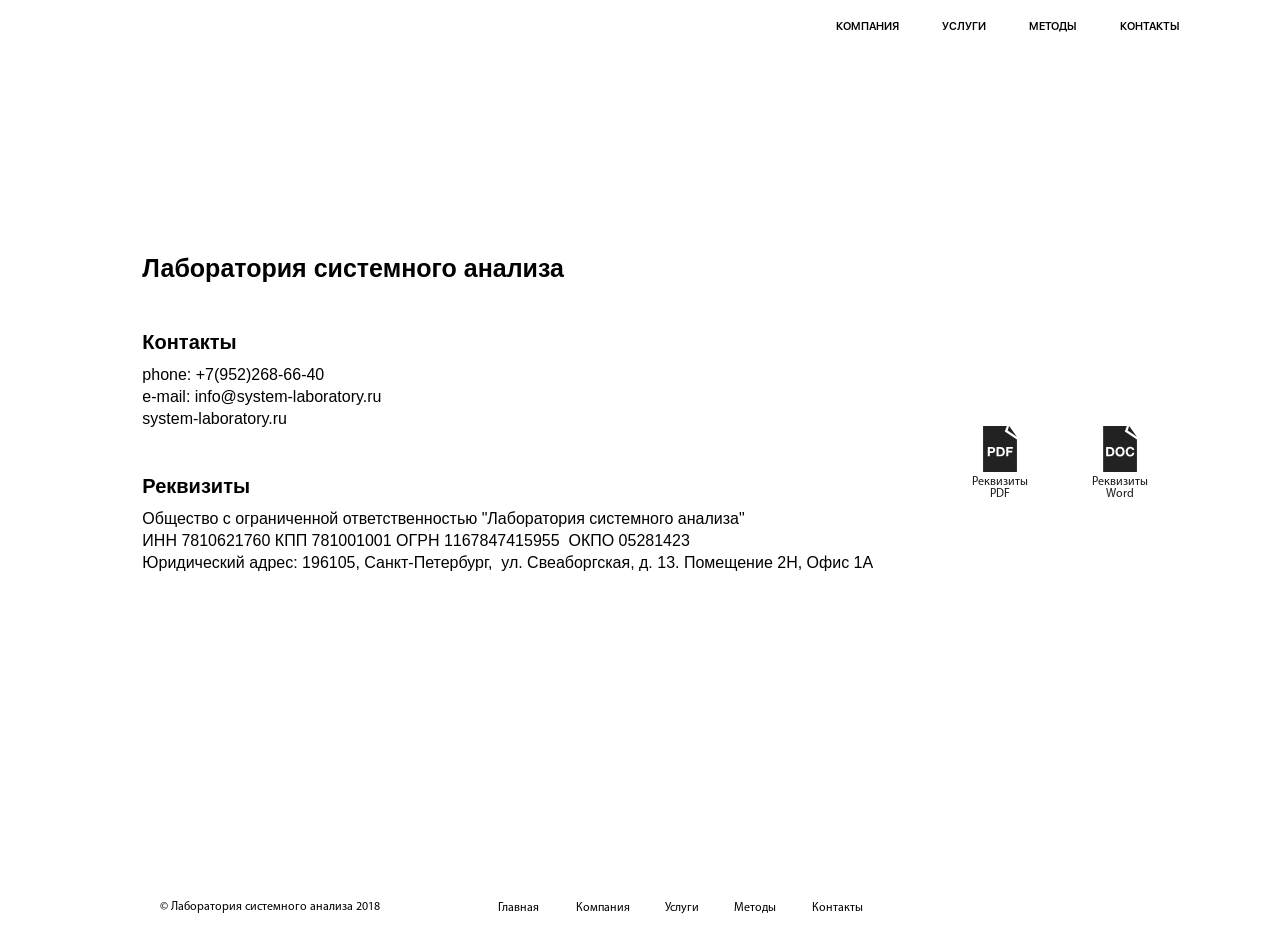
<file: contact.html>
<!DOCTYPE html>
<html class="nojs html css_verticalspacer" lang="ru-RU">
 <head>

  <meta http-equiv="content-language" content="ru"/><!-- custom meta -->
  <meta http-equiv="Content-type" content="text/html;charset=UTF-8"/>
  <meta name="description" content="Лаборатория системного анализа, контакты, +7(952)268-66-40,  info@system-laboratory.ru, system-laboratory.ru"/>
  <meta name="keywords" content="Лаборатория системного анализа, контакты, +7(952)268-66-40,,  info@system-laboratory.ru, system-laboratory.ru"/>
  <meta name="generator" content="2017.0.3.363"/>
  <meta property="og:title" content="Лаборатория системного анализа"/><!-- custom meta -->
  <meta property="og:type" content="website"/><!-- custom meta -->
  <meta property="og:url" content="https://system-laboratory.ru/contact.html"/><!-- custom meta -->
  <meta property="og:image" content="https://system-laboratory.ru/assets/image_07.jpg"/><!-- custom meta -->
  <meta property="og:description" content="Лаборатория системного анализа. Контакты. phone: +7(952) 268-66-40 e-mail: info@system-laboratory.ru"/><!-- custom meta -->
  <meta property="og:site_name" content="system-laboratory.ru"/><!-- custom meta -->
  <meta name="robots" content="follow"/><!-- custom meta -->
  <meta name="revisit" content="7=7"/><!-- custom meta -->
  <meta name="viewport" content="width=device-width, initial-scale=1.0"/>
  
  <script type="text/javascript">
   // Update the 'nojs'/'js' class on the html node
document.documentElement.className = document.documentElement.className.replace(/\bnojs\b/g, 'js');

// Check that all required assets are uploaded and up-to-date
if(typeof Muse == "undefined") window.Muse = {}; window.Muse.assets = {"required":["museutils.js", "museconfig.js", "jquery.musepolyfill.bgsize.js", "webpro.js", "jquery.musemenu.js", "jquery.watch.js", "musewpdisclosure.js", "jquery.museresponsive.js", "require.js", "contact.css"], "outOfDate":[]};
</script>
  
  <link rel="shortcut icon" href="images/%d1%88%d0%b0%d0%b1%d0%bb%d0%be%d0%bd-%d0%b0-favicon.ico?crc=3971636418"/>
  <title>Контакты — Лаборатория системного анализа</title>
  <!-- CSS -->
  <link rel="stylesheet" type="text/css" href="css/site_global.css?crc=3895645853"/>
  <link rel="stylesheet" type="text/css" href="css/master_______-_.css?crc=217005897"/>
  <link rel="stylesheet" type="text/css" href="css/contact.css?crc=224177874" id="pagesheet"/>
  <!-- IE-only CSS -->
  <!--[if lt IE 9]>
  <link rel="stylesheet" type="text/css" href="css/iefonts_contact.css?crc=253168516"/>
  <link rel="stylesheet" type="text/css" href="css/nomq_preview_master_______-_.css?crc=274525042"/>
  <link rel="stylesheet" type="text/css" href="css/nomq_contact.css?crc=69885290" id="nomq_pagesheet"/>
  <![endif]-->
  <!-- Other scripts -->
  <script type="text/javascript">
   var __adobewebfontsappname__ = "muse";
</script>
  <!-- JS includes -->
  <script src="https://webfonts.creativecloud.com/pt-sans:n7,n4:all.js" type="text/javascript"></script>
  <!--[if lt IE 9]>
  <script src="scripts/html5shiv.js?crc=4241844378" type="text/javascript"></script>
  <![endif]-->
    <!--custom head HTML-->
  <script>
  (function(i,s,o,g,r,a,m){i['GoogleAnalyticsObject']=r;i[r]=i[r]||function(){
  (i[r].q=i[r].q||[]).push(arguments)},i[r].l=1*new Date();a=s.createElement(o),
  m=s.getElementsByTagName(o)[0];a.async=1;a.src=g;m.parentNode.insertBefore(a,m)
  })(window,document,'script','https://www.google-analytics.com/analytics.js','ga');

  ga('create', 'UA-102547958-2', 'auto');
  ga('send', 'pageview');

</script>

<!-- Yandex.Metrika counter -->
<script type="text/javascript" >
    (function (d, w, c) {
        (w[c] = w[c] || []).push(function() {
            try {
                w.yaCounter45293388 = new Ya.Metrika({
                    id:45293388,
                    clickmap:true,
                    trackLinks:true,
                    accurateTrackBounce:true,
                    webvisor:true,
                    trackHash:true
                });
            } catch(e) { }
        });

        var n = d.getElementsByTagName("script")[0],
            s = d.createElement("script"),
            f = function () { n.parentNode.insertBefore(s, n); };
        s.type = "text/javascript";
        s.async = true;
        s.src = "https://mc.yandex.ru/metrika/watch.js";

        if (w.opera == "[object Opera]") {
            d.addEventListener("DOMContentLoaded", f, false);
        } else { f(); }
    })(document, window, "yandex_metrika_callbacks");
</script>
<noscript><div><img src="https://mc.yandex.ru/watch/45293388" style="position:absolute; left:-9999px;" alt="" /></div></noscript>
<!-- /Yandex.Metrika counter -->
<html lang="ru" itemscope itemtype="http://schema.org/WebPage">
<head>

<!-- Schema.org data | Generated by SeoLik.ru -->
<meta itemprop="name"  content="Лаборатория системного анализа">
<meta itemprop="description" name="description" content="Лаборатория системного анализа. Контакты. phone: +7(952) 268-66-40 e-mail: info@system-laboratory.ru">
<meta itemprop="image" name="image" content="https://system-laboratory.ru/assets/image_07.jpg">

<!-- Twitter Card data | Generated by SeoLik.ru -->
<meta name="twitter:card" content="summary_large_image">
<meta name="twitter:site" content="@system-laboratory.ru">
<meta name="twitter:title" content="Лаборатория системного анализа">
<meta name="twitter:description" content="Лаборатория системного анализа. Контакты. phone: +7(952) 268-66-40 e-mail: info@system-laboratory.ru">
<meta name="twitter:creator" content="@system-laboratory.ru">
<meta name="twitter:image" content="https://system-laboratory.ru/assets/image_07.jpg">

<!-- Open Graph data | Generated by SeoLik.ru -->
<meta property="og:locale" content="ru_RU">
<!-- Image for Social | Generated by SeoLik.ru -->
<link rel="image_src" href="https://system-laboratory.ru/assets/image_07.jpg">
</head>
</html>

<script type='application/ld+json'> 
{
  "@context": "http://www.schema.org",
  "@type": "WebSite",
  "name": "Лаборатория системного анализа",
  "url": "https://system-laboratory.ru/"
}
 </script>

<script type='application/ld+json'> 
{
  "@context": "http://www.schema.org",
  "@type": "WebSite",
  "name": "Лаборатория системного анализа",
  "url": "https://system-laboratory.ru/"
}
 </script>

<script type="application/ld+json">
{
  "@context" : "http://schema.org",
  "@type" : "Organization",
  "name" : "Лаборатория системного анализа",
  "url" : "https://system-laboratory.ru",
  "sameAs" : [
    "https://vk.com/syslabru",
    "https://plus.google.com/115577333916113508924",
    "https://www.facebook.com/systemlabspb",
    "https://twitter.com/SystemlabRu",
    "http://youtube.com/channel/UCl9Ov3q21FTp_EdjvkcYeYw",
    "https://system-laboratory.blogspot.com",
    "https://system-laboratory.tumblr.com",
    "https://www.linkedin.com/company/system-lab",
    "https://www.ok.ru/group/58460052914213",
    "http://systems-analysis.ru/"
  ]
}
</script>

<script type='application/ld+json'> 
{
  "@context": "http://www.schema.org",
  "@type": "Organization",
  "name": "Лаборатория системного анализа",
  "url": "https://system-laboratory.ru",
  "address": {
    "@type": "PostalAddress",
    "streetAddress": "ул. Свеаборгская, д. 13. Помещение 2Н, Офис 1А",
    "addressLocality": "Санкт-Петербург",
    "addressRegion": "196105",
    "addressCountry": "Россия"
  },
  "contactPoint": {
    "@type": "ContactPoint",
    "telephone": "+7-952-268-6640",
    "contactType": "customer service",
    "email": "info@system-laboratory.ru"
  }
}
 </script>

<script type='application/ld+json'> 
{
  "@context": "http://schema.org",
  "@type": "Organization",
  "url": "https://system-laboratory.ru/",
  "logo": "https://system-laboratory.ru/assets/logo_b.jpg"
}
</script>
  <!--/*

*/
-->
 </head>
 <body class="always_vert_scroll">

  <div class="breakpoint active" id="bp_infinity" data-min-width="1441"><!-- responsive breakpoint node -->
   <div class="clearfix borderbox" id="page"><!-- group -->
    <div class="browser_width" id="u294428-4-bw">
     <div class="clearfix" id="u294428-4" data-IBE-flags="txtStyleSrc"><!-- content -->
      <p><span class="actAsDiv normal_text" id="u294429"><!-- content --><span class="MenuBar actAsDiv clearfix" id="menuu294430"><!-- horizontal box --><span class="MenuItemContainer actAsDiv clearfix grpelem" id="u294438"><!-- vertical box --><a class="nonblock nontext MenuItem MenuItemWithSubMenu actAsDiv clearfix colelem" id="u294439" href="company.html" data-href="page:U105"><!-- horizontal box --><span class="MenuItemLabel NoWrap actAsDiv clearfix grpelem" id="u294441-4"><!-- content --><span class="actAsPara shared_content" data-content-guid="u294441-4_0_content">КОМПАНИЯ</span></span></a></span><span class="MenuItemContainer actAsDiv clearfix grpelem" id="u294452"><!-- vertical box --><a class="nonblock nontext MenuItem MenuItemWithSubMenu actAsDiv clearfix colelem" id="u294453" href="services.html" data-href="page:U117"><!-- horizontal box --><span class="MenuItemLabel NoWrap actAsDiv clearfix grpelem" id="u294456-4"><!-- content --><span class="actAsPara shared_content" data-content-guid="u294456-4_0_content">УСЛУГИ</span></span></a></span><span class="MenuItemContainer actAsDiv clearfix grpelem" id="u294445"><!-- vertical box --><a class="nonblock nontext MenuItem MenuItemWithSubMenu actAsDiv clearfix colelem" id="u294446" href="methods.html" data-href="page:U129"><!-- horizontal box --><span class="MenuItemLabel NoWrap actAsDiv clearfix grpelem" id="u294447-4"><!-- content --><span class="actAsPara shared_content" data-content-guid="u294447-4_0_content">МЕТОДЫ</span></span></a></span><span class="MenuItemContainer actAsDiv clearfix grpelem" id="u294431"><!-- vertical box --><a class="nonblock nontext MenuItem MenuItemWithSubMenu MuseMenuActive actAsDiv clearfix colelem" id="u294432" href="contact.html" data-href="page:U141"><!-- horizontal box --><span class="MenuItemLabel NoWrap actAsDiv clearfix grpelem" id="u294433-4"><!-- content --><span class="actAsPara shared_content" data-content-guid="u294433-4_0_content">КОНТАКТЫ</span></span></a></span></span></span><span class="shared_content" data-content-guid="u294428-4_0_1_content"></span></p>
     </div>
    </div>
    <!-- m_editable region-id="editable-static-tag-U117688-BP_infinity" template="contact.html" data-type="html" data-ice-options="disableImageResize,link,txtStyleTarget" -->
    <div class="clearfix grpelem shared_content" id="u117688-26" data-muse-uid="U117688" data-muse-type="txt_frame" data-IBE-flags="txtStyleSrc" data-content-guid="u117688-26_content"><!-- content -->
     <h1 id="u117688-2">Лаборатория системного анализа</h1>
     <p id="u117688-3">&nbsp;</p>
     <h2 id="u117688-4">&nbsp;</h2>
     <h2 id="u117688-6"><span id="u117688-5">Контакты</span></h2>
     <p id="u117688-8">phone: +7(952)268-66-40</p>
     <p id="u117688-10">e-mail: info@system-laboratory.ru</p>
     <p id="u117688-12">system-laboratory.ru</p>
     <p id="u117688-13">&nbsp;</p>
     <p id="u117688-14">&nbsp;</p>
     <p id="u117688-16">Реквизиты</p>
     <p id="u117688-18">Общество с ограниченной ответственностью &quot;Лаборатория системного анализа&quot;</p>
     <p id="u117688-20">ИНН 7810621760 КПП 781001001 ОГРН 1167847415955&nbsp; ОКПО 05281423</p>
     <p id="u117688-22">Юридический адрес: 196105, Санкт-Петербург,&nbsp; ул. Свеаборгская, д. 13. Помещение 2Н, Офис 1А</p>
     <p id="u117688-23">&nbsp;</p>
     <p id="u117688-24">&nbsp;</p>
    </div>
    <!-- /m_editable -->
    <!-- m_editable region-id="editable-static-tag-U135032" template="contact.html" data-type="html" data-ice-options="clickable" data-ice-editable="link" -->
    <a class="nonblock nontext Button clearfix grpelem shared_content" id="buttonu135032" href="assets/system_analysis_laboratory.pdf" data-href="upload:U178226" target="_blank" title="Реквизиты компании PDF" data-muse-uid="U135032" data-content-guid="buttonu135032_content"><!-- container box --><div class="museBGSize colelem" id="u135033"><!-- simple frame --></div><!-- m_editable region-id="editable-static-tag-U135034-BP_infinity" template="contact.html" data-type="html" data-ice-options="disableImageResize,link" --><div class="clearfix colelem" id="u135034-6" data-muse-uid="U135034" data-muse-type="txt_frame"><!-- content --><p>Реквизиты</p><p>PDF</p></div><!-- /m_editable --></a>
    <!-- /m_editable -->
    <!-- m_editable region-id="editable-static-tag-U135058" template="contact.html" data-type="html" data-ice-options="clickable" data-ice-editable="link" -->
    <a class="nonblock nontext Button clearfix grpelem shared_content" id="buttonu135058" href="assets/system_analysis_laboratory.docx" data-href="upload:U178224" target="_blank" title="Реквизиты компании DOC" data-muse-uid="U135058" data-content-guid="buttonu135058_content"><!-- container box --><div class="museBGSize colelem" id="u135059"><!-- simple frame --></div><!-- m_editable region-id="editable-static-tag-U135060-BP_infinity" template="contact.html" data-type="html" data-ice-options="disableImageResize,link" --><div class="clearfix colelem" id="u135060-6" data-muse-uid="U135060" data-muse-type="txt_frame"><!-- content --><p>Реквизиты</p><p>Word</p></div><!-- /m_editable --></a>
    <!-- /m_editable -->
    <div class="verticalspacer" data-offset-top="610" data-content-above-spacer="610" data-content-below-spacer="0"></div>
    <div class="browser_width grpelem" id="u257886-4-bw">
     <div class="clearfix" id="u257886-4" data-IBE-flags="txtStyleSrc"><!-- content -->
      <p><span class="actAsDiv normal_text" id="u257924"><!-- content --><span class="actAsDiv clearfix" id="u257925-4" data-IBE-flags="txtStyleSrc"><!-- content --><span class="actAsPara" id="u257925-2">© Лаборатория системного анализа 2018</span></span></span><span class="actAsDiv normal_text" id="u257887"><!-- content --><span class="MenuBar actAsDiv clearfix" id="menuu257888"><!-- horizontal box --><span class="MenuItemContainer actAsDiv clearfix grpelem" id="u257889"><!-- vertical box --><a class="nonblock nontext MenuItem MenuItemWithSubMenu actAsDiv clearfix colelem" id="u257892" href="index.html" data-href="page:U93"><!-- horizontal box --><span class="MenuItemLabel NoWrap actAsDiv clearfix grpelem" id="u257895-4" data-IBE-flags="txtStyleSrc"><!-- content --><span class="actAsPara">Главная</span></span></a></span><span class="MenuItemContainer actAsDiv clearfix grpelem" id="u257903"><!-- vertical box --><a class="nonblock nontext MenuItem MenuItemWithSubMenu actAsDiv clearfix colelem" id="u257906" href="company.html" data-href="page:U105"><!-- horizontal box --><span class="MenuItemLabel NoWrap actAsDiv clearfix grpelem" id="u257908-4" data-IBE-flags="txtStyleSrc"><!-- content --><span class="actAsPara">Компания</span></span></a></span><span class="MenuItemContainer actAsDiv clearfix grpelem" id="u257896"><!-- vertical box --><a class="nonblock nontext MenuItem MenuItemWithSubMenu actAsDiv clearfix colelem" id="u257899" href="services.html" data-href="page:U117"><!-- horizontal box --><span class="MenuItemLabel NoWrap actAsDiv clearfix grpelem" id="u257900-4" data-IBE-flags="txtStyleSrc"><!-- content --><span class="actAsPara">Услуги</span></span></a></span><span class="MenuItemContainer actAsDiv clearfix grpelem" id="u257910"><!-- vertical box --><a class="nonblock nontext MenuItem MenuItemWithSubMenu actAsDiv clearfix colelem" id="u257913" href="methods.html" data-href="page:U129"><!-- horizontal box --><span class="MenuItemLabel NoWrap actAsDiv clearfix grpelem" id="u257914-4" data-IBE-flags="txtStyleSrc"><!-- content --><span class="actAsPara">Методы</span></span></a></span><span class="MenuItemContainer actAsDiv clearfix grpelem" id="u257917"><!-- vertical box --><a class="nonblock nontext MenuItem MenuItemWithSubMenu MuseMenuActive actAsDiv clearfix colelem" id="u257920" href="contact.html" data-href="page:U141"><!-- horizontal box --><span class="MenuItemLabel NoWrap actAsDiv clearfix grpelem" id="u257922-4" data-IBE-flags="txtStyleSrc"><!-- content --><span class="actAsPara">Контакты</span></span></a></span></span></span><span></span></p>
     </div>
    </div>
   </div>
  </div>
  <div class="breakpoint" id="bp_1440" data-min-width="961" data-max-width="1440"><!-- responsive breakpoint node -->
   <div class="clearfix borderbox temp_no_id" data-orig-id="page"><!-- column -->
    <div class="position_content" id="page_position_content">
     <div class="browser_width colelem temp_no_id" data-orig-id="u294428-4-bw">
      <div class="clearfix temp_no_id" data-IBE-flags="txtStyleSrc" data-orig-id="u294428-4"><!-- content -->
       <p><span class="actAsDiv normal_text temp_no_id" data-orig-id="u294429"><!-- content --><span class="MenuBar actAsDiv clearfix temp_no_id" data-orig-id="menuu294430"><!-- horizontal box --><span class="MenuItemContainer actAsDiv clearfix grpelem temp_no_id" data-orig-id="u294438"><!-- vertical box --><a class="nonblock nontext MenuItem MenuItemWithSubMenu actAsDiv clearfix colelem temp_no_id" href="company.html" data-href="page:U105" data-orig-id="u294439"><!-- horizontal box --><span class="MenuItemLabel NoWrap actAsDiv clearfix grpelem temp_no_id" data-orig-id="u294441-4"><!-- content --><span class="actAsPara placeholder" data-placeholder-for="u294441-4_0_content"><!-- placeholder node --></span></span></a></span><span class="MenuItemContainer actAsDiv clearfix grpelem temp_no_id" data-orig-id="u294452"><!-- vertical box --><a class="nonblock nontext MenuItem MenuItemWithSubMenu actAsDiv clearfix colelem temp_no_id" href="services.html" data-href="page:U117" data-orig-id="u294453"><!-- horizontal box --><span class="MenuItemLabel NoWrap actAsDiv clearfix grpelem temp_no_id" data-orig-id="u294456-4"><!-- content --><span class="actAsPara placeholder" data-placeholder-for="u294456-4_0_content"><!-- placeholder node --></span></span></a></span><span class="MenuItemContainer actAsDiv clearfix grpelem temp_no_id" data-orig-id="u294445"><!-- vertical box --><a class="nonblock nontext MenuItem MenuItemWithSubMenu actAsDiv clearfix colelem temp_no_id" href="methods.html" data-href="page:U129" data-orig-id="u294446"><!-- horizontal box --><span class="MenuItemLabel NoWrap actAsDiv clearfix grpelem temp_no_id" data-orig-id="u294447-4"><!-- content --><span class="actAsPara placeholder" data-placeholder-for="u294447-4_0_content"><!-- placeholder node --></span></span></a></span><span class="MenuItemContainer actAsDiv clearfix grpelem temp_no_id" data-orig-id="u294431"><!-- vertical box --><a class="nonblock nontext MenuItem MenuItemWithSubMenu MuseMenuActive actAsDiv clearfix colelem temp_no_id" href="contact.html" data-href="page:U141" data-orig-id="u294432"><!-- horizontal box --><span class="MenuItemLabel NoWrap actAsDiv clearfix grpelem temp_no_id" data-orig-id="u294433-4"><!-- content --><span class="actAsPara placeholder" data-placeholder-for="u294433-4_0_content"><!-- placeholder node --></span></span></a></span></span></span><span class="placeholder" data-placeholder-for="u294428-4_0_1_content"><!-- placeholder node --></span></p>
      </div>
     </div>
     <div class="clearfix colelem" id="pu117688-26"><!-- group -->
      <!-- m_editable region-id="editable-static-tag-U117688-BP_1440" template="contact.html" data-type="html" data-ice-options="disableImageResize,link,txtStyleTarget" -->
      <span class="clearfix grpelem placeholder" data-placeholder-for="u117688-26_content"><!-- placeholder node --></span>
      <!-- /m_editable -->
      <!-- m_editable region-id="editable-static-tag-U135032" template="contact.html" data-type="html" data-ice-options="clickable" data-ice-editable="link" -->
      <span class="nonblock nontext Button clearfix grpelem placeholder" data-placeholder-for="buttonu135032_content"><!-- placeholder node --></span>
      <!-- /m_editable -->
      <!-- m_editable region-id="editable-static-tag-U135058" template="contact.html" data-type="html" data-ice-options="clickable" data-ice-editable="link" -->
      <span class="nonblock nontext Button clearfix grpelem placeholder" data-placeholder-for="buttonu135058_content"><!-- placeholder node --></span>
      <!-- /m_editable -->
     </div>
     <div class="verticalspacer" data-offset-top="610" data-content-above-spacer="610" data-content-below-spacer="0"></div>
     <div class="browser_width colelem" id="u257442-4-bw">
      <div class="clearfix" id="u257442-4" data-IBE-flags="txtStyleSrc"><!-- content -->
       <p><span class="actAsDiv normal_text" id="u257480"><!-- content --><span class="actAsDiv clearfix" id="u257481-4" data-IBE-flags="txtStyleSrc"><!-- content --><span class="actAsPara" id="u257481-2">© Лаборатория системного анализа 2018</span></span></span><span class="actAsDiv normal_text" id="u257443"><!-- content --><span class="MenuBar actAsDiv clearfix" id="menuu257444"><!-- horizontal box --><span class="MenuItemContainer actAsDiv clearfix grpelem" id="u257445"><!-- vertical box --><a class="nonblock nontext MenuItem MenuItemWithSubMenu actAsDiv clearfix colelem" id="u257448" href="index.html" data-href="page:U93"><!-- horizontal box --><span class="MenuItemLabel NoWrap actAsDiv clearfix grpelem" id="u257451-4" data-IBE-flags="txtStyleSrc"><!-- content --><span class="actAsPara">Главная</span></span></a></span><span class="MenuItemContainer actAsDiv clearfix grpelem" id="u257459"><!-- vertical box --><a class="nonblock nontext MenuItem MenuItemWithSubMenu actAsDiv clearfix colelem" id="u257462" href="company.html" data-href="page:U105"><!-- horizontal box --><span class="MenuItemLabel NoWrap actAsDiv clearfix grpelem" id="u257464-4" data-IBE-flags="txtStyleSrc"><!-- content --><span class="actAsPara">Компания</span></span></a></span><span class="MenuItemContainer actAsDiv clearfix grpelem" id="u257452"><!-- vertical box --><a class="nonblock nontext MenuItem MenuItemWithSubMenu actAsDiv clearfix colelem" id="u257455" href="services.html" data-href="page:U117"><!-- horizontal box --><span class="MenuItemLabel NoWrap actAsDiv clearfix grpelem" id="u257456-4" data-IBE-flags="txtStyleSrc"><!-- content --><span class="actAsPara">Услуги</span></span></a></span><span class="MenuItemContainer actAsDiv clearfix grpelem" id="u257466"><!-- vertical box --><a class="nonblock nontext MenuItem MenuItemWithSubMenu actAsDiv clearfix colelem" id="u257469" href="methods.html" data-href="page:U129"><!-- horizontal box --><span class="MenuItemLabel NoWrap actAsDiv clearfix grpelem" id="u257470-4" data-IBE-flags="txtStyleSrc"><!-- content --><span class="actAsPara">Методы</span></span></a></span><span class="MenuItemContainer actAsDiv clearfix grpelem" id="u257473"><!-- vertical box --><a class="nonblock nontext MenuItem MenuItemWithSubMenu MuseMenuActive actAsDiv clearfix colelem" id="u257476" href="contact.html" data-href="page:U141"><!-- horizontal box --><span class="MenuItemLabel NoWrap actAsDiv clearfix grpelem" id="u257478-4" data-IBE-flags="txtStyleSrc"><!-- content --><span class="actAsPara">Контакты</span></span></a></span></span></span><span></span></p>
      </div>
     </div>
    </div>
   </div>
  </div>
  <div class="breakpoint" id="bp_960" data-min-width="641" data-max-width="960"><!-- responsive breakpoint node -->
   <div class="clearfix borderbox temp_no_id" data-orig-id="page"><!-- group -->
    <div class="browser_width temp_no_id" data-orig-id="u294428-4-bw">
     <div class="clearfix temp_no_id" data-IBE-flags="txtStyleSrc" data-orig-id="u294428-4"><!-- content -->
      <p><span class="actAsDiv normal_text temp_no_id" data-orig-id="u294429"><!-- content --><span class="MenuBar actAsDiv clearfix temp_no_id" data-orig-id="menuu294430"><!-- horizontal box --><span class="MenuItemContainer actAsDiv clearfix grpelem temp_no_id" data-orig-id="u294438"><!-- vertical box --><a class="nonblock nontext MenuItem MenuItemWithSubMenu actAsDiv clearfix colelem temp_no_id" href="company.html" data-href="page:U105" data-orig-id="u294439"><!-- horizontal box --><span class="MenuItemLabel NoWrap actAsDiv clearfix grpelem temp_no_id" data-orig-id="u294441-4"><!-- content --><span class="actAsPara placeholder" data-placeholder-for="u294441-4_0_content"><!-- placeholder node --></span></span></a></span><span class="MenuItemContainer actAsDiv clearfix grpelem temp_no_id" data-orig-id="u294452"><!-- vertical box --><a class="nonblock nontext MenuItem MenuItemWithSubMenu actAsDiv clearfix colelem temp_no_id" href="services.html" data-href="page:U117" data-orig-id="u294453"><!-- horizontal box --><span class="MenuItemLabel NoWrap actAsDiv clearfix grpelem temp_no_id" data-orig-id="u294456-4"><!-- content --><span class="actAsPara placeholder" data-placeholder-for="u294456-4_0_content"><!-- placeholder node --></span></span></a></span><span class="MenuItemContainer actAsDiv clearfix grpelem temp_no_id" data-orig-id="u294445"><!-- vertical box --><a class="nonblock nontext MenuItem MenuItemWithSubMenu actAsDiv clearfix colelem temp_no_id" href="methods.html" data-href="page:U129" data-orig-id="u294446"><!-- horizontal box --><span class="MenuItemLabel NoWrap actAsDiv clearfix grpelem temp_no_id" data-orig-id="u294447-4"><!-- content --><span class="actAsPara placeholder" data-placeholder-for="u294447-4_0_content"><!-- placeholder node --></span></span></a></span><span class="MenuItemContainer actAsDiv clearfix grpelem temp_no_id" data-orig-id="u294431"><!-- vertical box --><a class="nonblock nontext MenuItem MenuItemWithSubMenu MuseMenuActive actAsDiv clearfix colelem temp_no_id" href="contact.html" data-href="page:U141" data-orig-id="u294432"><!-- horizontal box --><span class="MenuItemLabel NoWrap actAsDiv clearfix grpelem temp_no_id" data-orig-id="u294433-4"><!-- content --><span class="actAsPara placeholder" data-placeholder-for="u294433-4_0_content"><!-- placeholder node --></span></span></a></span></span></span><span class="placeholder" data-placeholder-for="u294428-4_0_1_content"><!-- placeholder node --></span></p>
     </div>
    </div>
    <!-- m_editable region-id="editable-static-tag-U117688-BP_960" template="contact.html" data-type="html" data-ice-options="disableImageResize,link,txtStyleTarget" -->
    <span class="clearfix grpelem placeholder" data-placeholder-for="u117688-26_content"><!-- placeholder node --></span>
    <!-- /m_editable -->
    <!-- m_editable region-id="editable-static-tag-U135032" template="contact.html" data-type="html" data-ice-options="clickable" data-ice-editable="link" -->
    <span class="nonblock nontext Button clearfix grpelem placeholder" data-placeholder-for="buttonu135032_content"><!-- placeholder node --></span>
    <!-- /m_editable -->
    <!-- m_editable region-id="editable-static-tag-U135058" template="contact.html" data-type="html" data-ice-options="clickable" data-ice-editable="link" -->
    <span class="nonblock nontext Button clearfix grpelem placeholder" data-placeholder-for="buttonu135058_content"><!-- placeholder node --></span>
    <!-- /m_editable -->
    <div class="verticalspacer" data-offset-top="674" data-content-above-spacer="674" data-content-below-spacer="0"></div>
    <div class="browser_width grpelem" id="u256998-4-bw">
     <div class="clearfix" id="u256998-4" data-IBE-flags="txtStyleSrc"><!-- content -->
      <p><span class="actAsDiv normal_text" id="u257015"><!-- content --><span class="actAsDiv clearfix" id="u257005-4" data-IBE-flags="txtStyleSrc"><!-- content --><span class="actAsPara" id="u257005-2">© Лаборатория системного анализа 2018</span></span></span><span class="actAsDiv normal_text" id="u257251"><!-- content --><span class="MenuBar actAsDiv clearfix" id="menuu257031"><!-- horizontal box --><span class="MenuItemContainer actAsDiv clearfix grpelem" id="u257053"><!-- vertical box --><a class="nonblock nontext MenuItem MenuItemWithSubMenu actAsDiv clearfix colelem" id="u257054" href="index.html" data-href="page:U93"><!-- horizontal box --><span class="MenuItemLabel NoWrap actAsDiv clearfix grpelem" id="u257057-4" data-IBE-flags="txtStyleSrc"><!-- content --><span class="actAsPara">Главная</span></span></a></span><span class="MenuItemContainer actAsDiv clearfix grpelem" id="u257060"><!-- vertical box --><a class="nonblock nontext MenuItem MenuItemWithSubMenu actAsDiv clearfix colelem" id="u257061" href="company.html" data-href="page:U105"><!-- horizontal box --><span class="MenuItemLabel NoWrap actAsDiv clearfix grpelem" id="u257064-4" data-IBE-flags="txtStyleSrc"><!-- content --><span class="actAsPara">Компания</span></span></a></span><span class="MenuItemContainer actAsDiv clearfix grpelem" id="u257039"><!-- vertical box --><a class="nonblock nontext MenuItem MenuItemWithSubMenu actAsDiv clearfix colelem" id="u257042" href="services.html" data-href="page:U117"><!-- horizontal box --><span class="MenuItemLabel NoWrap actAsDiv clearfix grpelem" id="u257044-4" data-IBE-flags="txtStyleSrc"><!-- content --><span class="actAsPara">Услуги</span></span></a></span><span class="MenuItemContainer actAsDiv clearfix grpelem" id="u257046"><!-- vertical box --><a class="nonblock nontext MenuItem MenuItemWithSubMenu actAsDiv clearfix colelem" id="u257049" href="methods.html" data-href="page:U129"><!-- horizontal box --><span class="MenuItemLabel NoWrap actAsDiv clearfix grpelem" id="u257051-4" data-IBE-flags="txtStyleSrc"><!-- content --><span class="actAsPara">Методы</span></span></a></span><span class="MenuItemContainer actAsDiv clearfix grpelem" id="u257032"><!-- vertical box --><a class="nonblock nontext MenuItem MenuItemWithSubMenu MuseMenuActive actAsDiv clearfix colelem" id="u257033" href="contact.html" data-href="page:U141"><!-- horizontal box --><span class="MenuItemLabel NoWrap actAsDiv clearfix grpelem" id="u257035-4" data-IBE-flags="txtStyleSrc"><!-- content --><span class="actAsPara">Контакты</span></span></a></span></span></span><span></span></p>
     </div>
    </div>
   </div>
  </div>
  <div class="breakpoint" id="bp_640" data-min-width="481" data-max-width="640"><!-- responsive breakpoint node -->
   <div class="clearfix borderbox temp_no_id" data-orig-id="page"><!-- column -->
    <div class="position_content temp_no_id" data-orig-id="page_position_content">
     <div class="clearfix colelem" id="paccordionu19465"><!-- group -->
      <div class="browser_width grpelem" id="accordionu19465-bw">
       <ul class="AccordionWidget clearfix" id="accordionu19465"><!-- vertical box -->
        <li class="AccordionPanel clearfix colelem100" id="u19466"><!-- vertical box --><div class="AccordionPanelTab clearfix colelem100" id="u19504-3" data-IBE-flags="txtStyleSrc"><!-- content --><p class="shared_content" data-content-guid="u19504-3_0_content">&nbsp;</p></div><div class="AccordionPanelContent disn clearfix colelem100" id="u19467"><!-- group --><nav class="MenuBar clearfix grpelem" id="menuu19468"><!-- vertical box --><div class="MenuItemContainer clearfix colelem" id="u202682"><!-- horizontal box --><a class="nonblock nontext MenuItem MenuItemWithSubMenu clearfix grpelem" id="u202685" href="index.html" data-href="page:U93"><!-- horizontal box --><div class="MenuItemLabel clearfix grpelem" id="u202686-4" data-IBE-flags="txtStyleSrc"><!-- content --><p class="shared_content" data-content-guid="u202686-4_0_content">Главная</p></div></a></div><div class="MenuItemContainer clearfix colelem" id="u19490"><!-- horizontal box --><a class="nonblock nontext MenuItem MenuItemWithSubMenu clearfix grpelem" id="u19491" href="company.html" data-href="page:U105"><!-- horizontal box --><div class="MenuItemLabel clearfix grpelem" id="u19494-4" data-IBE-flags="txtStyleSrc"><!-- content --><p class="shared_content" data-content-guid="u19494-4_0_content">Компания</p></div></a></div><div class="MenuItemContainer clearfix colelem" id="u19497"><!-- horizontal box --><a class="nonblock nontext MenuItem MenuItemWithSubMenu clearfix grpelem" id="u19500" href="services.html" data-href="page:U117"><!-- horizontal box --><div class="MenuItemLabel clearfix grpelem" id="u19502-4" data-IBE-flags="txtStyleSrc"><!-- content --><p class="shared_content" data-content-guid="u19502-4_0_content">Услуги</p></div></a></div><div class="MenuItemContainer clearfix colelem" id="u19476"><!-- horizontal box --><a class="nonblock nontext MenuItem MenuItemWithSubMenu clearfix grpelem" id="u19479" href="methods.html" data-href="page:U129"><!-- horizontal box --><div class="MenuItemLabel clearfix grpelem" id="u19481-4" data-IBE-flags="txtStyleSrc"><!-- content --><p class="shared_content" data-content-guid="u19481-4_0_content">Методы</p></div></a></div><div class="MenuItemContainer clearfix colelem" id="u19469"><!-- horizontal box --><a class="nonblock nontext MenuItem MenuItemWithSubMenu MuseMenuActive clearfix grpelem" id="u19470" href="contact.html" data-href="page:U141"><!-- horizontal box --><div class="MenuItemLabel clearfix grpelem" id="u19472-4" data-IBE-flags="txtStyleSrc"><!-- content --><p class="shared_content" data-content-guid="u19472-4_0_content">Контакты</p></div></a></div></nav></div></li>
       </ul>
      </div>
      <div class="grpelem shared_content" id="u273249" data-content-guid="u273249_content"><!-- simple frame --></div>
     </div>
     <!-- m_editable region-id="editable-static-tag-U117688-BP_640" template="contact.html" data-type="html" data-ice-options="disableImageResize,link,txtStyleTarget" -->
     <span class="clearfix colelem placeholder" data-placeholder-for="u117688-26_content"><!-- placeholder node --></span>
     <!-- /m_editable -->
     <div class="clearfix colelem" id="pbuttonu135032"><!-- group -->
      <!-- m_editable region-id="editable-static-tag-U135032" template="contact.html" data-type="html" data-ice-options="clickable" data-ice-editable="link" -->
      <span class="nonblock nontext Button clearfix grpelem placeholder" data-placeholder-for="buttonu135032_content"><!-- placeholder node --></span>
      <!-- /m_editable -->
      <!-- m_editable region-id="editable-static-tag-U135058" template="contact.html" data-type="html" data-ice-options="clickable" data-ice-editable="link" -->
      <span class="nonblock nontext Button clearfix grpelem placeholder" data-placeholder-for="buttonu135058_content"><!-- placeholder node --></span>
      <!-- /m_editable -->
     </div>
     <div class="verticalspacer" data-offset-top="803" data-content-above-spacer="803" data-content-below-spacer="0"></div>
     <div class="browser_width colelem shared_content" id="u79950-4-bw" data-content-guid="u79950-4-bw_content">
      <div class="clearfix" id="u79950-4" data-IBE-flags="txtStyleSrc"><!-- content -->
       <p id="u79950-2">© Лаборатория системного анализа 2018</p>
      </div>
     </div>
    </div>
   </div>
  </div>
  <div class="breakpoint" id="bp_480" data-min-width="321" data-max-width="480"><!-- responsive breakpoint node -->
   <div class="clearfix borderbox temp_no_id" data-orig-id="page"><!-- column -->
    <div class="position_content temp_no_id" data-orig-id="page_position_content">
     <div class="clearfix colelem temp_no_id" data-orig-id="paccordionu19465"><!-- group -->
      <div class="browser_width grpelem temp_no_id" data-orig-id="accordionu19465-bw">
       <ul class="AccordionWidget clearfix temp_no_id" data-orig-id="accordionu19465"><!-- vertical box -->
        <li class="AccordionPanel clearfix colelem100 temp_no_id" data-orig-id="u19466"><!-- vertical box --><div class="AccordionPanelTab clearfix colelem100 temp_no_id" data-IBE-flags="txtStyleSrc" data-orig-id="u19504-3"><!-- content --><span class="placeholder" data-placeholder-for="u19504-3_0_content"><!-- placeholder node --></span></div><div class="AccordionPanelContent disn clearfix colelem100 temp_no_id" data-orig-id="u19467"><!-- group --><nav class="MenuBar clearfix grpelem temp_no_id" data-orig-id="menuu19468"><!-- vertical box --><div class="MenuItemContainer clearfix colelem temp_no_id" data-orig-id="u202682"><!-- horizontal box --><a class="nonblock nontext MenuItem MenuItemWithSubMenu clearfix grpelem temp_no_id" href="index.html" data-href="page:U93" data-orig-id="u202685"><!-- horizontal box --><div class="MenuItemLabel clearfix grpelem temp_no_id" data-IBE-flags="txtStyleSrc" data-orig-id="u202686-4"><!-- content --><span class="placeholder" data-placeholder-for="u202686-4_0_content"><!-- placeholder node --></span></div></a></div><div class="MenuItemContainer clearfix colelem temp_no_id" data-orig-id="u19490"><!-- horizontal box --><a class="nonblock nontext MenuItem MenuItemWithSubMenu clearfix grpelem temp_no_id" href="company.html" data-href="page:U105" data-orig-id="u19491"><!-- horizontal box --><div class="MenuItemLabel clearfix grpelem temp_no_id" data-IBE-flags="txtStyleSrc" data-orig-id="u19494-4"><!-- content --><span class="placeholder" data-placeholder-for="u19494-4_0_content"><!-- placeholder node --></span></div></a></div><div class="MenuItemContainer clearfix colelem temp_no_id" data-orig-id="u19497"><!-- horizontal box --><a class="nonblock nontext MenuItem MenuItemWithSubMenu clearfix grpelem temp_no_id" href="services.html" data-href="page:U117" data-orig-id="u19500"><!-- horizontal box --><div class="MenuItemLabel clearfix grpelem temp_no_id" data-IBE-flags="txtStyleSrc" data-orig-id="u19502-4"><!-- content --><span class="placeholder" data-placeholder-for="u19502-4_0_content"><!-- placeholder node --></span></div></a></div><div class="MenuItemContainer clearfix colelem temp_no_id" data-orig-id="u19476"><!-- horizontal box --><a class="nonblock nontext MenuItem MenuItemWithSubMenu clearfix grpelem temp_no_id" href="methods.html" data-href="page:U129" data-orig-id="u19479"><!-- horizontal box --><div class="MenuItemLabel clearfix grpelem temp_no_id" data-IBE-flags="txtStyleSrc" data-orig-id="u19481-4"><!-- content --><span class="placeholder" data-placeholder-for="u19481-4_0_content"><!-- placeholder node --></span></div></a></div><div class="MenuItemContainer clearfix colelem temp_no_id" data-orig-id="u19469"><!-- horizontal box --><a class="nonblock nontext MenuItem MenuItemWithSubMenu MuseMenuActive clearfix grpelem temp_no_id" href="contact.html" data-href="page:U141" data-orig-id="u19470"><!-- horizontal box --><div class="MenuItemLabel clearfix grpelem temp_no_id" data-IBE-flags="txtStyleSrc" data-orig-id="u19472-4"><!-- content --><span class="placeholder" data-placeholder-for="u19472-4_0_content"><!-- placeholder node --></span></div></a></div></nav></div></li>
       </ul>
      </div>
      <span class="grpelem placeholder" data-placeholder-for="u273249_content"><!-- placeholder node --></span>
     </div>
     <div class="browser_width colelem" id="u117688-26-bw">
      <!-- m_editable region-id="editable-static-tag-U117688-BP_480" template="contact.html" data-type="html" data-ice-options="disableImageResize,link,txtStyleTarget" -->
      <span class="clearfix placeholder" data-placeholder-for="u117688-26_content"><!-- placeholder node --></span>
      <!-- /m_editable -->
     </div>
     <div class="clearfix colelem temp_no_id" data-orig-id="pbuttonu135032"><!-- group -->
      <!-- m_editable region-id="editable-static-tag-U135032" template="contact.html" data-type="html" data-ice-options="clickable" data-ice-editable="link" -->
      <span class="nonblock nontext Button clearfix grpelem placeholder" data-placeholder-for="buttonu135032_content"><!-- placeholder node --></span>
      <!-- /m_editable -->
      <!-- m_editable region-id="editable-static-tag-U135058" template="contact.html" data-type="html" data-ice-options="clickable" data-ice-editable="link" -->
      <span class="nonblock nontext Button clearfix grpelem placeholder" data-placeholder-for="buttonu135058_content"><!-- placeholder node --></span>
      <!-- /m_editable -->
     </div>
     <div class="verticalspacer" data-offset-top="804" data-content-above-spacer="804" data-content-below-spacer="0"></div>
     <span class="browser_width colelem placeholder" data-placeholder-for="u79950-4-bw_content"><!-- placeholder node --></span>
    </div>
   </div>
  </div>
  <div class="breakpoint" id="bp_320" data-max-width="320"><!-- responsive breakpoint node -->
   <div class="clearfix borderbox temp_no_id" data-orig-id="page"><!-- column -->
    <div class="position_content temp_no_id" data-orig-id="page_position_content">
     <div class="clearfix colelem temp_no_id" data-orig-id="paccordionu19465"><!-- group -->
      <div class="browser_width grpelem temp_no_id" data-orig-id="accordionu19465-bw">
       <ul class="AccordionWidget clearfix temp_no_id" data-orig-id="accordionu19465"><!-- vertical box -->
        <li class="AccordionPanel clearfix colelem100 temp_no_id" data-orig-id="u19466"><!-- vertical box --><div class="AccordionPanelTab clearfix colelem100 temp_no_id" data-IBE-flags="txtStyleSrc" data-orig-id="u19504-3"><!-- content --><span class="placeholder" data-placeholder-for="u19504-3_0_content"><!-- placeholder node --></span></div><div class="AccordionPanelContent disn clearfix colelem100 temp_no_id" data-orig-id="u19467"><!-- group --><nav class="MenuBar clearfix grpelem temp_no_id" data-orig-id="menuu19468"><!-- vertical box --><div class="MenuItemContainer clearfix colelem temp_no_id" data-orig-id="u202682"><!-- horizontal box --><a class="nonblock nontext MenuItem MenuItemWithSubMenu clearfix grpelem temp_no_id" href="index.html" data-href="page:U93" data-orig-id="u202685"><!-- horizontal box --><div class="MenuItemLabel clearfix grpelem temp_no_id" data-IBE-flags="txtStyleSrc" data-orig-id="u202686-4"><!-- content --><span class="placeholder" data-placeholder-for="u202686-4_0_content"><!-- placeholder node --></span></div></a></div><div class="MenuItemContainer clearfix colelem temp_no_id" data-orig-id="u19490"><!-- horizontal box --><a class="nonblock nontext MenuItem MenuItemWithSubMenu clearfix grpelem temp_no_id" href="company.html" data-href="page:U105" data-orig-id="u19491"><!-- horizontal box --><div class="MenuItemLabel clearfix grpelem temp_no_id" data-IBE-flags="txtStyleSrc" data-orig-id="u19494-4"><!-- content --><span class="placeholder" data-placeholder-for="u19494-4_0_content"><!-- placeholder node --></span></div></a></div><div class="MenuItemContainer clearfix colelem temp_no_id" data-orig-id="u19497"><!-- horizontal box --><a class="nonblock nontext MenuItem MenuItemWithSubMenu clearfix grpelem temp_no_id" href="services.html" data-href="page:U117" data-orig-id="u19500"><!-- horizontal box --><div class="MenuItemLabel clearfix grpelem temp_no_id" data-IBE-flags="txtStyleSrc" data-orig-id="u19502-4"><!-- content --><span class="placeholder" data-placeholder-for="u19502-4_0_content"><!-- placeholder node --></span></div></a></div><div class="MenuItemContainer clearfix colelem temp_no_id" data-orig-id="u19476"><!-- horizontal box --><a class="nonblock nontext MenuItem MenuItemWithSubMenu clearfix grpelem temp_no_id" href="methods.html" data-href="page:U129" data-orig-id="u19479"><!-- horizontal box --><div class="MenuItemLabel clearfix grpelem temp_no_id" data-IBE-flags="txtStyleSrc" data-orig-id="u19481-4"><!-- content --><span class="placeholder" data-placeholder-for="u19481-4_0_content"><!-- placeholder node --></span></div></a></div><div class="MenuItemContainer clearfix colelem temp_no_id" data-orig-id="u19469"><!-- horizontal box --><a class="nonblock nontext MenuItem MenuItemWithSubMenu MuseMenuActive clearfix grpelem temp_no_id" href="contact.html" data-href="page:U141" data-orig-id="u19470"><!-- horizontal box --><div class="MenuItemLabel clearfix grpelem temp_no_id" data-IBE-flags="txtStyleSrc" data-orig-id="u19472-4"><!-- content --><span class="placeholder" data-placeholder-for="u19472-4_0_content"><!-- placeholder node --></span></div></a></div></nav></div></li>
       </ul>
      </div>
      <span class="grpelem placeholder" data-placeholder-for="u273249_content"><!-- placeholder node --></span>
     </div>
     <!-- m_editable region-id="editable-static-tag-U117688-BP_320" template="contact.html" data-type="html" data-ice-options="disableImageResize,link,txtStyleTarget" -->
     <span class="clearfix colelem placeholder" data-placeholder-for="u117688-26_content"><!-- placeholder node --></span>
     <!-- /m_editable -->
     <div class="clearfix colelem temp_no_id" data-orig-id="pbuttonu135032"><!-- group -->
      <!-- m_editable region-id="editable-static-tag-U135032" template="contact.html" data-type="html" data-ice-options="clickable" data-ice-editable="link" -->
      <span class="nonblock nontext Button clearfix grpelem placeholder" data-placeholder-for="buttonu135032_content"><!-- placeholder node --></span>
      <!-- /m_editable -->
      <!-- m_editable region-id="editable-static-tag-U135058" template="contact.html" data-type="html" data-ice-options="clickable" data-ice-editable="link" -->
      <span class="nonblock nontext Button clearfix grpelem placeholder" data-placeholder-for="buttonu135058_content"><!-- placeholder node --></span>
      <!-- /m_editable -->
     </div>
     <div class="verticalspacer" data-offset-top="756" data-content-above-spacer="755" data-content-below-spacer="0"></div>
     <span class="browser_width colelem placeholder" data-placeholder-for="u79950-4-bw_content"><!-- placeholder node --></span>
    </div>
   </div>
  </div>
  <!-- Other scripts -->
  <script type="text/javascript">
   // Decide weather to suppress missing file error or not based on preference setting
var suppressMissingFileError = false
</script>
  <script type="text/javascript">
   window.Muse.assets.check=function(d){if(!window.Muse.assets.checked){window.Muse.assets.checked=!0;var b={},c=function(a,b){if(window.getComputedStyle){var c=window.getComputedStyle(a,null);return c&&c.getPropertyValue(b)||c&&c[b]||""}if(document.documentElement.currentStyle)return(c=a.currentStyle)&&c[b]||a.style&&a.style[b]||"";return""},a=function(a){if(a.match(/^rgb/))return a=a.replace(/\s+/g,"").match(/([\d\,]+)/gi)[0].split(","),(parseInt(a[0])<<16)+(parseInt(a[1])<<8)+parseInt(a[2]);if(a.match(/^\#/))return parseInt(a.substr(1),
16);return 0},g=function(g){for(var f=document.getElementsByTagName("link"),h=0;h<f.length;h++)if("text/css"==f[h].type){var i=(f[h].href||"").match(/\/?css\/([\w\-]+\.css)\?crc=(\d+)/);if(!i||!i[1]||!i[2])break;b[i[1]]=i[2]}f=document.createElement("div");f.className="version";f.style.cssText="display:none; width:1px; height:1px;";document.getElementsByTagName("body")[0].appendChild(f);for(h=0;h<Muse.assets.required.length;){var i=Muse.assets.required[h],l=i.match(/([\w\-\.]+)\.(\w+)$/),k=l&&l[1]?
l[1]:null,l=l&&l[2]?l[2]:null;switch(l.toLowerCase()){case "css":k=k.replace(/\W/gi,"_").replace(/^([^a-z])/gi,"_$1");f.className+=" "+k;k=a(c(f,"color"));l=a(c(f,"backgroundColor"));k!=0||l!=0?(Muse.assets.required.splice(h,1),"undefined"!=typeof b[i]&&(k!=b[i]>>>24||l!=(b[i]&16777215))&&Muse.assets.outOfDate.push(i)):h++;f.className="version";break;case "js":h++;break;default:throw Error("Unsupported file type: "+l);}}d?d().jquery!="1.8.3"&&Muse.assets.outOfDate.push("jquery-1.8.3.min.js"):Muse.assets.required.push("jquery-1.8.3.min.js");
f.parentNode.removeChild(f);if(Muse.assets.outOfDate.length||Muse.assets.required.length)f="Некоторые файлы на сервере могут отсутствовать или быть некорректными. Очистите кэш-память браузера и повторите попытку. Если проблему не удается устранить, свяжитесь с разработчиками сайта.",g&&Muse.assets.outOfDate.length&&(f+="\nOut of date: "+Muse.assets.outOfDate.join(",")),g&&Muse.assets.required.length&&(f+="\nMissing: "+Muse.assets.required.join(",")),suppressMissingFileError?(f+="\nUse SuppressMissingFileError key in AppPrefs.xml to show missing file error pop up.",console.log(f)):alert(f)};location&&location.search&&location.search.match&&location.search.match(/muse_debug/gi)?
setTimeout(function(){g(!0)},5E3):g()}};
var muse_init=function(){require.config({baseUrl:""});require(["jquery","museutils","whatinput","jquery.musemenu","jquery.musepolyfill.bgsize","jquery.watch","webpro","musewpdisclosure","jquery.museresponsive"],function(d){var $ = d;$(document).ready(function(){try{
window.Muse.assets.check($);/* body */
Muse.Utils.transformMarkupToFixBrowserProblemsPreInit();/* body */
Muse.Utils.detectScreenResolution();/* HiDPI screens */
Muse.Utils.prepHyperlinks(true);/* body */
Muse.Utils.resizeHeight('.browser_width');/* resize height */
Muse.Utils.requestAnimationFrame(function() { $('body').addClass('initialized'); });/* mark body as initialized */
Muse.Utils.fullPage('#page');/* 100% height page */
Muse.Utils.initWidget('.MenuBar', ['#bp_infinity', '#bp_1440', '#bp_960', '#bp_640', '#bp_480', '#bp_320'], function(elem) { return $(elem).museMenu(); });/* unifiedNavBar */
Muse.Utils.initWidget('#accordionu19465', ['#bp_640', '#bp_480', '#bp_320'], function(elem) { return new WebPro.Widget.Accordion(elem, {canCloseAll:true,defaultIndex:-1}); });/* #accordionu19465 */
$( '.breakpoint' ).registerBreakpoint();/* Register breakpoints */
Muse.Utils.transformMarkupToFixBrowserProblems();/* body */
}catch(b){if(b&&"function"==typeof b.notify?b.notify():Muse.Assert.fail("Error calling selector function: "+b),false)throw b;}})})};

</script>
  <!-- RequireJS script -->
  <script src="scripts/require.js?crc=85721165" type="text/javascript" async data-main="scripts/museconfig.js?crc=436936948" onload="if (requirejs) requirejs.onError = function(requireType, requireModule) { if (requireType && requireType.toString && requireType.toString().indexOf && 0 <= requireType.toString().indexOf('#scripterror')) window.Muse.assets.check(); }" onerror="window.Muse.assets.check();"></script>
   </body>
</html>
</file>
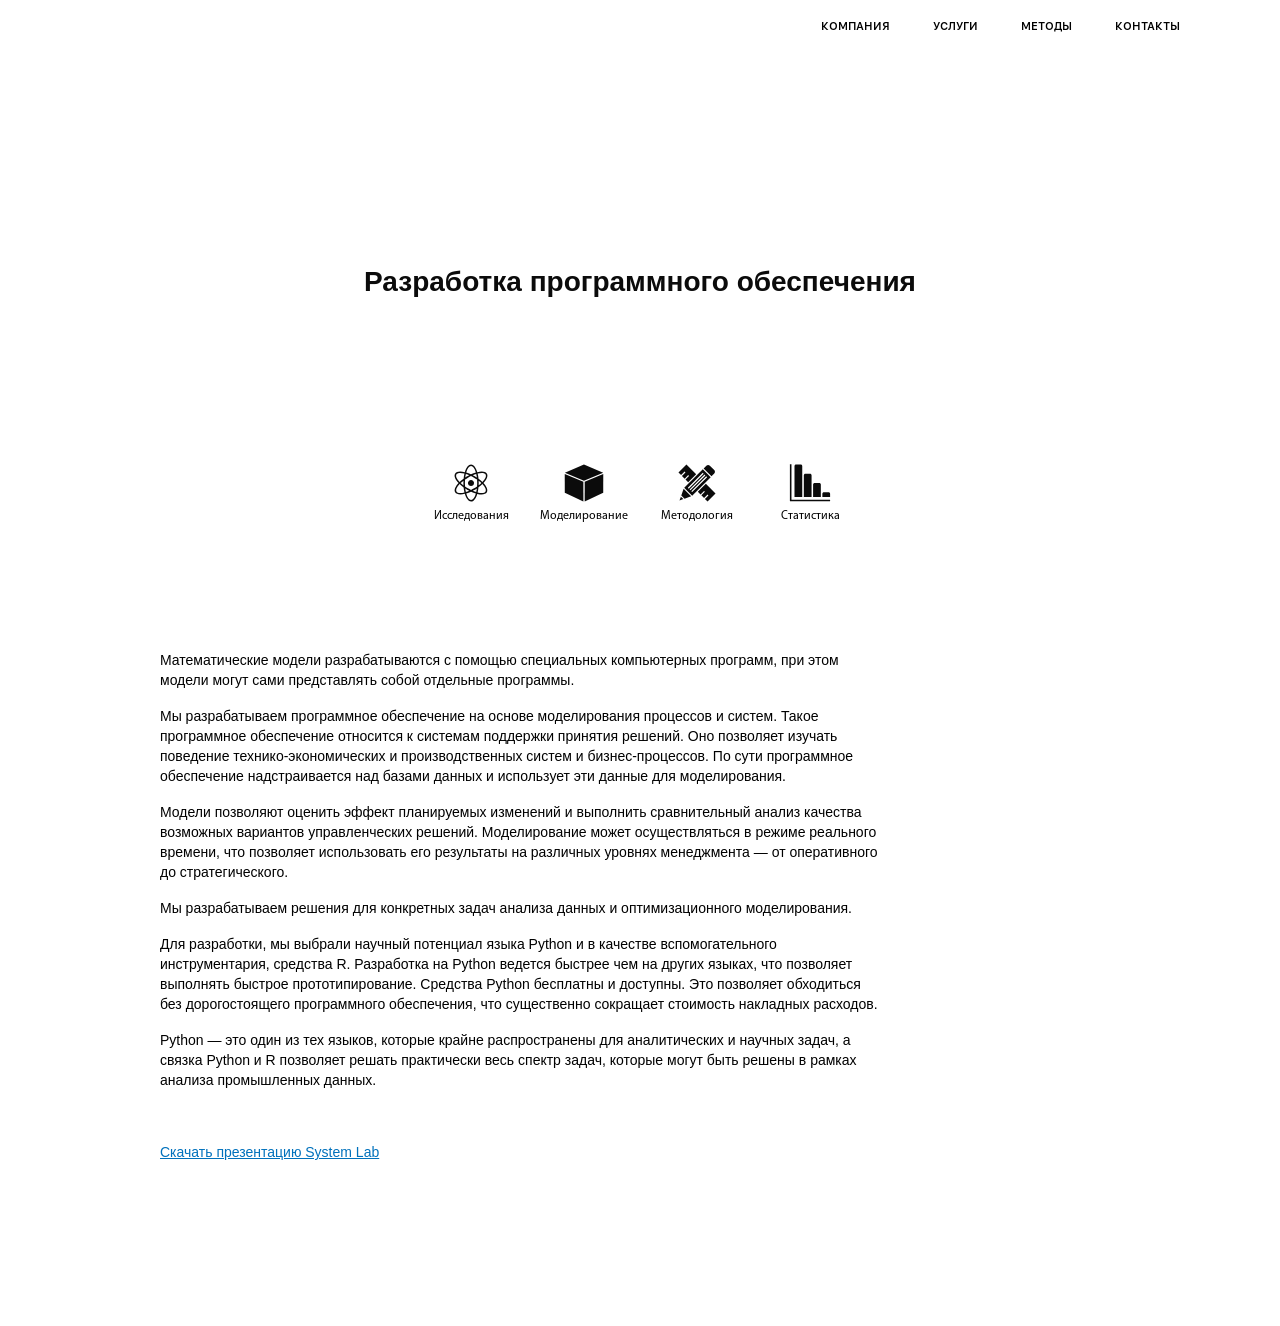
<file: it.html>
<!DOCTYPE html>
<html class="nojs html css_verticalspacer" lang="ru-RU">
 <head>

  <meta http-equiv="Content-type" content="text/html;charset=UTF-8"/>
  <meta name="description" content="Лаборатория системного анализа. Разработка программного обеспечения."/>
  <meta name="keywords" content="Лаборатория системного анализа. Разработка программного обеспечения."/>
  <meta name="generator" content="2017.0.3.363"/>
  <meta name="viewport" content="width=device-width, initial-scale=1.0"/>
  
  <script type="text/javascript">
   // Update the 'nojs'/'js' class on the html node
document.documentElement.className = document.documentElement.className.replace(/\bnojs\b/g, 'js');

// Check that all required assets are uploaded and up-to-date
if(typeof Muse == "undefined") window.Muse = {}; window.Muse.assets = {"required":["museutils.js", "museconfig.js", "jquery.musemenu.js", "jquery.watch.js", "webpro.js", "musewpdisclosure.js", "jquery.museresponsive.js", "require.js", "jquery.musepolyfill.bgsize.js", "it.css"], "outOfDate":[]};
</script>
  
  <link rel="shortcut icon" href="images/%d1%88%d0%b0%d0%b1%d0%bb%d0%be%d0%bd-%d0%b01-favicon.ico?crc=3971636418"/>
  <title>Разработка — Лаборатория системного анализа</title>
  <!-- CSS -->
  <link rel="stylesheet" type="text/css" href="css/site_global.css?crc=3895645853"/>
  <link rel="stylesheet" type="text/css" href="css/master_______-_1.css?crc=3996554660"/>
  <link rel="stylesheet" type="text/css" href="css/it.css?crc=224828653" id="pagesheet"/>
  <!-- IE-only CSS -->
  <!--[if lt IE 9]>
  <link rel="stylesheet" type="text/css" href="css/nomq_preview_master_______-_1.css?crc=4078928282"/>
  <link rel="stylesheet" type="text/css" href="css/nomq_it.css?crc=360919948" id="nomq_pagesheet"/>
  <![endif]-->
  <!-- Other scripts -->
  <script type="text/javascript">
   var __adobewebfontsappname__ = "muse";
</script>
  <!-- JS includes -->
  <script src="https://webfonts.creativecloud.com/pt-sans-caption:n7:all;pt-sans:n4:all.js" type="text/javascript"></script>
  <!--[if lt IE 9]>
  <script src="scripts/html5shiv.js?crc=4241844378" type="text/javascript"></script>
  <![endif]-->
    <!--custom head HTML-->
  <script>
  (function(i,s,o,g,r,a,m){i['GoogleAnalyticsObject']=r;i[r]=i[r]||function(){
  (i[r].q=i[r].q||[]).push(arguments)},i[r].l=1*new Date();a=s.createElement(o),
  m=s.getElementsByTagName(o)[0];a.async=1;a.src=g;m.parentNode.insertBefore(a,m)
  })(window,document,'script','https://www.google-analytics.com/analytics.js','ga');

  ga('create', 'UA-102547958-2', 'auto');
  ga('send', 'pageview');

</script>

<!-- Yandex.Metrika counter -->
<script type="text/javascript" >
    (function (d, w, c) {
        (w[c] = w[c] || []).push(function() {
            try {
                w.yaCounter45293388 = new Ya.Metrika({
                    id:45293388,
                    clickmap:true,
                    trackLinks:true,
                    accurateTrackBounce:true,
                    webvisor:true,
                    trackHash:true
                });
            } catch(e) { }
        });

        var n = d.getElementsByTagName("script")[0],
            s = d.createElement("script"),
            f = function () { n.parentNode.insertBefore(s, n); };
        s.type = "text/javascript";
        s.async = true;
        s.src = "https://mc.yandex.ru/metrika/watch.js";

        if (w.opera == "[object Opera]") {
            d.addEventListener("DOMContentLoaded", f, false);
        } else { f(); }
    })(document, window, "yandex_metrika_callbacks");
</script>
<noscript><div><img src="https://mc.yandex.ru/watch/45293388" style="position:absolute; left:-9999px;" alt="" /></div></noscript>
<!-- /Yandex.Metrika counter -->
<script type='application/ld+json'> 
{
  "@context": "http://www.schema.org",
  "@type": "WebSite",
  "name": "Лаборатория системного анализа",
  "url": "https://system-laboratory.ru/"
}
 </script>

<script type='application/ld+json'> 
{
  "@context": "http://www.schema.org",
  "@type": "WebSite",
  "name": "Лаборатория системного анализа",
  "url": "https://system-laboratory.ru/"
}
 </script>

<script type="application/ld+json">
{
  "@context" : "http://schema.org",
  "@type" : "Organization",
  "name" : "Лаборатория системного анализа",
  "url" : "https://system-laboratory.ru",
  "sameAs" : [
    "https://vk.com/syslabru",
    "https://plus.google.com/115577333916113508924",
    "https://www.facebook.com/systemlabspb",
    "https://twitter.com/SystemlabRu",
    "http://youtube.com/channel/UCl9Ov3q21FTp_EdjvkcYeYw",
    "https://system-laboratory.blogspot.com",
    "https://system-laboratory.tumblr.com",
    "https://www.linkedin.com/company/system-lab",
    "https://www.ok.ru/group/58460052914213",
    "http://systems-analysis.ru/"
  ]
}
</script>

<script type='application/ld+json'> 
{
  "@context": "http://www.schema.org",
  "@type": "Organization",
  "name": "Лаборатория системного анализа",
  "url": "https://system-laboratory.ru",
  "address": {
    "@type": "PostalAddress",
    "streetAddress": "ул. Свеаборгская, д. 13. Помещение 2Н, Офис 1А",
    "addressLocality": "Санкт-Петербург",
    "addressRegion": "196105",
    "addressCountry": "Россия"
  },
  "contactPoint": {
    "@type": "ContactPoint",
    "telephone": "+7-952-268-6640",
    "contactType": "customer service",
    "email": "info@system-laboratory.ru"
  }
}
 </script>

<script type='application/ld+json'> 
{
  "@context": "http://schema.org",
  "@type": "Organization",
  "url": "https://system-laboratory.ru/",
  "logo": "https://system-laboratory.ru/assets/logo_b.jpg"
}
</script>
  <!--/*

*/
-->
 </head>
 <body class="always_vert_scroll">

  <div class="breakpoint active" id="bp_infinity" data-min-width="1441"><!-- responsive breakpoint node -->
   <div class="clearfix borderbox" id="page"><!-- column -->
    <div class="position_content" id="page_position_content">
     <div class="browser_width" id="u315098-4-bw">
      <!-- m_editable region-id="editable-static-tag-U315098-BP_infinity" template="it.html" data-type="html" data-ice-options="disableImageResize,link,txtStyleTarget" -->
      <div class="clearfix pinned-colelem" id="u315098-4" data-muse-uid="U315098" data-muse-type="txt_frame" data-IBE-flags="txtStyleSrc"><!-- content -->
       <p><span class="actAsDiv normal_text" id="u315099"><!-- content --><span class="MenuBar actAsDiv clearfix" id="menuu315100"><!-- horizontal box --><span class="MenuItemContainer actAsDiv clearfix grpelem" id="u315122"><!-- vertical box --><!-- m_editable region-id="editable-static-tag-U315123" template="it.html" data-type="html" data-ice-options="clickable" data-ice-editable="link" --><a class="nonblock nontext MenuItem MenuItemWithSubMenu actAsDiv clearfix colelem" id="u315123" href="company.html" data-href="page:U105" data-muse-uid="U315123"><!-- horizontal box --><!-- m_editable region-id="editable-static-tag-U315126-BP_infinity" template="it.html" data-type="html" data-ice-options="disableImageResize,link" --><span class="MenuItemLabel NoWrap actAsDiv clearfix grpelem" id="u315126-4" data-muse-uid="U315126" data-muse-type="txt_frame"><!-- content --><span class="actAsPara shared_content" data-content-guid="u315126-4_0_content">КОМПАНИЯ</span></span><!-- /m_editable --></a><!-- /m_editable --></span><span class="MenuItemContainer actAsDiv clearfix grpelem" id="u315115"><!-- vertical box --><!-- m_editable region-id="editable-static-tag-U315118" template="it.html" data-type="html" data-ice-options="clickable" data-ice-editable="link" --><a class="nonblock nontext MenuItem MenuItemWithSubMenu actAsDiv clearfix colelem" id="u315118" href="services.html" data-href="page:U117" data-muse-uid="U315118"><!-- horizontal box --><!-- m_editable region-id="editable-static-tag-U315120-BP_infinity" template="it.html" data-type="html" data-ice-options="disableImageResize,link" --><span class="MenuItemLabel NoWrap actAsDiv clearfix grpelem" id="u315120-4" data-muse-uid="U315120" data-muse-type="txt_frame"><!-- content --><span class="actAsPara shared_content" data-content-guid="u315120-4_0_content">УСЛУГИ</span></span><!-- /m_editable --></a><!-- /m_editable --></span><span class="MenuItemContainer actAsDiv clearfix grpelem" id="u315101"><!-- vertical box --><!-- m_editable region-id="editable-static-tag-U315102" template="it.html" data-type="html" data-ice-options="clickable" data-ice-editable="link" --><a class="nonblock nontext MenuItem MenuItemWithSubMenu actAsDiv clearfix colelem" id="u315102" href="methods.html" data-href="page:U129" data-muse-uid="U315102"><!-- horizontal box --><!-- m_editable region-id="editable-static-tag-U315103-BP_infinity" template="it.html" data-type="html" data-ice-options="disableImageResize,link" --><span class="MenuItemLabel NoWrap actAsDiv clearfix grpelem" id="u315103-4" data-muse-uid="U315103" data-muse-type="txt_frame"><!-- content --><span class="actAsPara shared_content" data-content-guid="u315103-4_0_content">МЕТОДЫ</span></span><!-- /m_editable --></a><!-- /m_editable --></span><span class="MenuItemContainer actAsDiv clearfix grpelem" id="u315108"><!-- vertical box --><!-- m_editable region-id="editable-static-tag-U315111" template="it.html" data-type="html" data-ice-options="clickable" data-ice-editable="link" --><a class="nonblock nontext MenuItem MenuItemWithSubMenu actAsDiv clearfix colelem" id="u315111" href="contact.html" data-href="page:U141" data-muse-uid="U315111"><!-- horizontal box --><!-- m_editable region-id="editable-static-tag-U315114-BP_infinity" template="it.html" data-type="html" data-ice-options="disableImageResize,link" --><span class="MenuItemLabel NoWrap actAsDiv clearfix grpelem" id="u315114-4" data-muse-uid="U315114" data-muse-type="txt_frame"><!-- content --><span class="actAsPara shared_content" data-content-guid="u315114-4_0_content">КОНТАКТЫ</span></span><!-- /m_editable --></a><!-- /m_editable --></span></span></span><span class="shared_content" data-content-guid="u315098-4_0_1_content"></span></p>
      </div>
      <!-- /m_editable -->
     </div>
     <div class="browser_width colelem shared_content" id="u322750-4-bw" data-content-guid="u322750-4-bw_content">
      <!-- m_editable region-id="editable-static-tag-U322750-BP_infinity" template="it.html" data-type="html" data-ice-options="disableImageResize,link,txtStyleTarget" -->
      <div class="clearfix" id="u322750-4" data-muse-uid="U322750" data-muse-type="txt_frame" data-IBE-flags="txtStyleSrc"><!-- content -->
       <h1 id="u322750-2">Разработка программного обеспечения</h1>
      </div>
      <!-- /m_editable -->
     </div>
     <div class="clearfix colelem shared_content" id="pbuttonu322747" data-content-guid="pbuttonu322747_content"><!-- group -->
      <!-- m_editable region-id="editable-static-tag-U322747" template="it.html" data-type="html" data-ice-options="clickable" data-ice-editable="link" -->
      <a class="nonblock nontext Button clearfix grpelem shared_content" id="buttonu322747" href="operation_reserch.html" data-href="page:U21696" data-muse-uid="U322747" data-content-guid="buttonu322747_content"><!-- container box --><div class="museBGSize colelem" id="u322749"><!-- simple frame --></div><!-- m_editable region-id="editable-static-tag-U322748-BP_infinity" template="it.html" data-type="html" data-ice-options="disableImageResize,link" --><div class="clearfix colelem" id="u322748-4" data-muse-uid="U322748" data-muse-type="txt_frame"><!-- content --><h2>Исследования</h2></div><!-- /m_editable --></a>
      <!-- /m_editable -->
      <!-- m_editable region-id="editable-static-tag-U322744" template="it.html" data-type="html" data-ice-options="clickable" data-ice-editable="link" -->
      <a class="nonblock nontext Button clearfix grpelem shared_content" id="buttonu322744" href="model.html" data-href="page:U21888" data-muse-uid="U322744" data-content-guid="buttonu322744_content"><!-- container box --><div class="museBGSize colelem" id="u322745"><!-- simple frame --></div><!-- m_editable region-id="editable-static-tag-U322746-BP_infinity" template="it.html" data-type="html" data-ice-options="disableImageResize,link" --><div class="clearfix colelem" id="u322746-4" data-muse-uid="U322746" data-muse-type="txt_frame"><!-- content --><p>Моделирование</p></div><!-- /m_editable --></a>
      <!-- /m_editable -->
      <!-- m_editable region-id="editable-static-tag-U316712" template="it.html" data-type="html" data-ice-options="clickable" data-ice-editable="link" -->
      <a class="nonblock nontext Button clearfix grpelem shared_content" id="buttonu316712" href="methodology.html" data-href="page:U21840" data-muse-uid="U316712" data-content-guid="buttonu316712_content"><!-- container box --><div class="museBGSize colelem" id="u316714"><!-- simple frame --></div><!-- m_editable region-id="editable-static-tag-U316713-BP_infinity" template="it.html" data-type="html" data-ice-options="disableImageResize,link" --><div class="clearfix colelem" id="u316713-4" data-muse-uid="U316713" data-muse-type="txt_frame"><!-- content --><p>Методология</p></div><!-- /m_editable --></a>
      <!-- /m_editable -->
      <!-- m_editable region-id="editable-static-tag-U322754" template="it.html" data-type="html" data-ice-options="clickable" data-ice-editable="link" -->
      <a class="nonblock nontext Button clearfix grpelem shared_content" id="buttonu322754" href="statistics.html" data-href="page:U21744" data-muse-uid="U322754" data-content-guid="buttonu322754_content"><!-- container box --><div class="museBGSize colelem" id="u322756"><!-- simple frame --></div><!-- m_editable region-id="editable-static-tag-U322755-BP_infinity" template="it.html" data-type="html" data-ice-options="disableImageResize,link" --><div class="clearfix colelem" id="u322755-4" data-muse-uid="U322755" data-muse-type="txt_frame"><!-- content --><p>Статистика</p></div><!-- /m_editable --></a>
      <!-- /m_editable -->
     </div>
     <!-- m_editable region-id="editable-static-tag-U357629-BP_infinity" template="it.html" data-type="html" data-ice-options="disableImageResize,link,txtStyleTarget" -->
     <div class="ts4 clearfix colelem shared_content" id="u357629-21" data-muse-uid="U357629" data-muse-type="txt_frame" data-IBE-flags="txtStyleSrc" data-content-guid="u357629-21_content"><!-- content -->
      <p id="u357629-2">Математические модели разрабатываются с помощью специальных компьютерных программ, при этом модели могут сами представлять собой отдельные программы.</p>
      <p id="u357629-4">Мы разрабатываем программное обеспечение на основе моделирования процессов и систем. Такое программное обеспечение относится к системам поддержки принятия решений. Оно позволяет изучать поведение технико-экономических и производственных систем и бизнес-процессов. По сути программное обеспечение надстраивается над базами данных и использует эти данные для моделирования.</p>
      <p id="u357629-6">Модели позволяют оценить эффект планируемых изменений и выполнить сравнительный анализ качества возможных вариантов управленческих решений. Моделирование может осуществляться в режиме реального времени, что позволяет использовать его результаты на различных уровнях менеджмента — от оперативного до стратегического.</p>
      <p id="u357629-8">Мы разрабатываем решения для конкретных задач анализа данных и оптимизационного моделирования.</p>
      <p id="u357629-10">Для разработки, мы выбрали научный потенциал языка Python и в качестве вспомогательного инструментария, средства R. Разработка на Python ведется быстрее чем на других языках, что позволяет выполнять быстрое прототипирование. Средства Python бесплатны и доступны. Это позволяет обходиться без дорогостоящего программного обеспечения, что существенно сокращает стоимость накладных расходов.</p>
      <p id="u357629-12">Python — это один из тех языков, которые крайне распространены для аналитических и научных задач, а связка Python и R позволяет решать практически весь спектр задач, которые могут быть решены в рамках анализа промышленных данных.</p>
      <p id="u357629-13">&nbsp;</p>
      <p id="u357629-16"><a class="nonblock" href="assets/systemlab.pdf" data-href="upload:U357118" target="_blank" title="Лаборатория системного анализа"><span id="u357629-14">Скачать презентацию System Lab</span></a></p>
      <p id="u357629-17">&nbsp;</p>
      <p id="u357629-18">&nbsp;</p>
      <p id="u357629-19">&nbsp;</p>
     </div>
     <!-- /m_editable -->
     <div class="verticalspacer" data-offset-top="1383" data-content-above-spacer="1382" data-content-below-spacer="0"></div>
     <div class="browser_width colelem" id="u311629-4-bw">
      <div class="clearfix" id="u311629-4" data-IBE-flags="txtStyleSrc"><!-- content -->
       <p><span class="actAsDiv normal_text" id="u311667"><!-- content --><span class="actAsDiv clearfix" id="u311668-4" data-IBE-flags="txtStyleSrc"><!-- content --><span class="actAsPara" id="u311668-2">© Лаборатория системного анализа 2018</span></span></span><span class="actAsDiv normal_text" id="u311630"><!-- content --><span class="MenuBar actAsDiv clearfix" id="menuu311631"><!-- horizontal box --><span class="MenuItemContainer actAsDiv clearfix grpelem" id="u311660"><!-- vertical box --><a class="nonblock nontext MenuItem MenuItemWithSubMenu actAsDiv clearfix colelem" id="u311663" href="index.html" data-href="page:U93"><!-- horizontal box --><span class="MenuItemLabel NoWrap actAsDiv clearfix grpelem" id="u311665-4" data-IBE-flags="txtStyleSrc"><!-- content --><span class="actAsPara">Главная</span></span></a></span><span class="MenuItemContainer actAsDiv clearfix grpelem" id="u311639"><!-- vertical box --><a class="nonblock nontext MenuItem MenuItemWithSubMenu actAsDiv clearfix colelem" id="u311640" href="company.html" data-href="page:U105"><!-- horizontal box --><span class="MenuItemLabel NoWrap actAsDiv clearfix grpelem" id="u311642-4" data-IBE-flags="txtStyleSrc"><!-- content --><span class="actAsPara">Компания</span></span></a></span><span class="MenuItemContainer actAsDiv clearfix grpelem" id="u311653"><!-- vertical box --><a class="nonblock nontext MenuItem MenuItemWithSubMenu actAsDiv clearfix colelem" id="u311656" href="services.html" data-href="page:U117"><!-- horizontal box --><span class="MenuItemLabel NoWrap actAsDiv clearfix grpelem" id="u311658-4" data-IBE-flags="txtStyleSrc"><!-- content --><span class="actAsPara">Услуги</span></span></a></span><span class="MenuItemContainer actAsDiv clearfix grpelem" id="u311646"><!-- vertical box --><a class="nonblock nontext MenuItem MenuItemWithSubMenu actAsDiv clearfix colelem" id="u311649" href="methods.html" data-href="page:U129"><!-- horizontal box --><span class="MenuItemLabel NoWrap actAsDiv clearfix grpelem" id="u311652-4" data-IBE-flags="txtStyleSrc"><!-- content --><span class="actAsPara">Методы</span></span></a></span><span class="MenuItemContainer actAsDiv clearfix grpelem" id="u311632"><!-- vertical box --><a class="nonblock nontext MenuItem MenuItemWithSubMenu actAsDiv clearfix colelem" id="u311633" href="contact.html" data-href="page:U141"><!-- horizontal box --><span class="MenuItemLabel NoWrap actAsDiv clearfix grpelem" id="u311634-4" data-IBE-flags="txtStyleSrc"><!-- content --><span class="actAsPara">Контакты</span></span></a></span></span></span><span></span></p>
      </div>
     </div>
    </div>
   </div>
  </div>
  <div class="breakpoint" id="bp_1440" data-min-width="961" data-max-width="1440"><!-- responsive breakpoint node -->
   <div class="clearfix borderbox temp_no_id" data-orig-id="page"><!-- column -->
    <div class="position_content temp_no_id" data-orig-id="page_position_content">
     <div class="browser_width colelem temp_no_id" data-orig-id="u315098-4-bw">
      <!-- m_editable region-id="editable-static-tag-U315098-BP_1440" template="it.html" data-type="html" data-ice-options="disableImageResize,link,txtStyleTarget" -->
      <div class="clearfix temp_no_id" data-muse-uid="U315098" data-muse-type="txt_frame" data-IBE-flags="txtStyleSrc" data-orig-id="u315098-4"><!-- content -->
       <p><span class="actAsDiv normal_text temp_no_id" data-orig-id="u315099"><!-- content --><span class="MenuBar actAsDiv clearfix temp_no_id" data-orig-id="menuu315100"><!-- horizontal box --><span class="MenuItemContainer actAsDiv clearfix grpelem temp_no_id" data-orig-id="u315122"><!-- vertical box --><!-- m_editable region-id="editable-static-tag-U315123" template="it.html" data-type="html" data-ice-options="clickable" data-ice-editable="link" --><a class="nonblock nontext MenuItem MenuItemWithSubMenu actAsDiv clearfix colelem temp_no_id" href="company.html" data-href="page:U105" data-muse-uid="U315123" data-orig-id="u315123"><!-- horizontal box --><!-- m_editable region-id="editable-static-tag-U315126-BP_1440" template="it.html" data-type="html" data-ice-options="disableImageResize,link" --><span class="MenuItemLabel NoWrap actAsDiv clearfix grpelem temp_no_id" data-muse-uid="U315126" data-muse-type="txt_frame" data-orig-id="u315126-4"><!-- content --><span class="actAsPara placeholder" data-placeholder-for="u315126-4_0_content"><!-- placeholder node --></span></span><!-- /m_editable --></a><!-- /m_editable --></span><span class="MenuItemContainer actAsDiv clearfix grpelem temp_no_id" data-orig-id="u315115"><!-- vertical box --><!-- m_editable region-id="editable-static-tag-U315118" template="it.html" data-type="html" data-ice-options="clickable" data-ice-editable="link" --><a class="nonblock nontext MenuItem MenuItemWithSubMenu actAsDiv clearfix colelem temp_no_id" href="services.html" data-href="page:U117" data-muse-uid="U315118" data-orig-id="u315118"><!-- horizontal box --><!-- m_editable region-id="editable-static-tag-U315120-BP_1440" template="it.html" data-type="html" data-ice-options="disableImageResize,link" --><span class="MenuItemLabel NoWrap actAsDiv clearfix grpelem temp_no_id" data-muse-uid="U315120" data-muse-type="txt_frame" data-orig-id="u315120-4"><!-- content --><span class="actAsPara placeholder" data-placeholder-for="u315120-4_0_content"><!-- placeholder node --></span></span><!-- /m_editable --></a><!-- /m_editable --></span><span class="MenuItemContainer actAsDiv clearfix grpelem temp_no_id" data-orig-id="u315101"><!-- vertical box --><!-- m_editable region-id="editable-static-tag-U315102" template="it.html" data-type="html" data-ice-options="clickable" data-ice-editable="link" --><a class="nonblock nontext MenuItem MenuItemWithSubMenu actAsDiv clearfix colelem temp_no_id" href="methods.html" data-href="page:U129" data-muse-uid="U315102" data-orig-id="u315102"><!-- horizontal box --><!-- m_editable region-id="editable-static-tag-U315103-BP_1440" template="it.html" data-type="html" data-ice-options="disableImageResize,link" --><span class="MenuItemLabel NoWrap actAsDiv clearfix grpelem temp_no_id" data-muse-uid="U315103" data-muse-type="txt_frame" data-orig-id="u315103-4"><!-- content --><span class="actAsPara placeholder" data-placeholder-for="u315103-4_0_content"><!-- placeholder node --></span></span><!-- /m_editable --></a><!-- /m_editable --></span><span class="MenuItemContainer actAsDiv clearfix grpelem temp_no_id" data-orig-id="u315108"><!-- vertical box --><!-- m_editable region-id="editable-static-tag-U315111" template="it.html" data-type="html" data-ice-options="clickable" data-ice-editable="link" --><a class="nonblock nontext MenuItem MenuItemWithSubMenu actAsDiv clearfix colelem temp_no_id" href="contact.html" data-href="page:U141" data-muse-uid="U315111" data-orig-id="u315111"><!-- horizontal box --><!-- m_editable region-id="editable-static-tag-U315114-BP_1440" template="it.html" data-type="html" data-ice-options="disableImageResize,link" --><span class="MenuItemLabel NoWrap actAsDiv clearfix grpelem temp_no_id" data-muse-uid="U315114" data-muse-type="txt_frame" data-orig-id="u315114-4"><!-- content --><span class="actAsPara placeholder" data-placeholder-for="u315114-4_0_content"><!-- placeholder node --></span></span><!-- /m_editable --></a><!-- /m_editable --></span></span></span><span class="placeholder" data-placeholder-for="u315098-4_0_1_content"><!-- placeholder node --></span></p>
      </div>
      <!-- /m_editable -->
     </div>
     <span class="browser_width colelem placeholder" data-placeholder-for="u322750-4-bw_content"><!-- placeholder node --></span>
     <span class="clearfix colelem placeholder" data-placeholder-for="pbuttonu322747_content"><!-- placeholder node --></span>
     <!-- m_editable region-id="editable-static-tag-U357629-BP_1440" template="it.html" data-type="html" data-ice-options="disableImageResize,link,txtStyleTarget" -->
     <span class="ts4 clearfix colelem placeholder" data-placeholder-for="u357629-21_content"><!-- placeholder node --></span>
     <!-- /m_editable -->
     <div class="verticalspacer" data-offset-top="1286" data-content-above-spacer="1286" data-content-below-spacer="0"></div>
     <div class="browser_width colelem" id="u311558-4-bw">
      <div class="clearfix" id="u311558-4" data-IBE-flags="txtStyleSrc"><!-- content -->
       <p><span class="actAsDiv normal_text" id="u311559"><!-- content --><span class="actAsDiv clearfix" id="u311560-4" data-IBE-flags="txtStyleSrc"><!-- content --><span class="actAsPara" id="u311560-2">© Лаборатория системного анализа 2018</span></span></span><span class="actAsDiv normal_text" id="u311561"><!-- content --><span class="MenuBar actAsDiv clearfix" id="menuu311562"><!-- horizontal box --><span class="MenuItemContainer actAsDiv clearfix grpelem" id="u311570"><!-- vertical box --><a class="nonblock nontext MenuItem MenuItemWithSubMenu actAsDiv clearfix colelem" id="u311571" href="index.html" data-href="page:U93"><!-- horizontal box --><span class="MenuItemLabel NoWrap actAsDiv clearfix grpelem" id="u311574-4" data-IBE-flags="txtStyleSrc"><!-- content --><span class="actAsPara">Главная</span></span></a></span><span class="MenuItemContainer actAsDiv clearfix grpelem" id="u311591"><!-- vertical box --><a class="nonblock nontext MenuItem MenuItemWithSubMenu actAsDiv clearfix colelem" id="u311592" href="company.html" data-href="page:U105"><!-- horizontal box --><span class="MenuItemLabel NoWrap actAsDiv clearfix grpelem" id="u311593-4" data-IBE-flags="txtStyleSrc"><!-- content --><span class="actAsPara">Компания</span></span></a></span><span class="MenuItemContainer actAsDiv clearfix grpelem" id="u311584"><!-- vertical box --><a class="nonblock nontext MenuItem MenuItemWithSubMenu actAsDiv clearfix colelem" id="u311585" href="services.html" data-href="page:U117"><!-- horizontal box --><span class="MenuItemLabel NoWrap actAsDiv clearfix grpelem" id="u311586-4" data-IBE-flags="txtStyleSrc"><!-- content --><span class="actAsPara">Услуги</span></span></a></span><span class="MenuItemContainer actAsDiv clearfix grpelem" id="u311577"><!-- vertical box --><a class="nonblock nontext MenuItem MenuItemWithSubMenu actAsDiv clearfix colelem" id="u311580" href="methods.html" data-href="page:U129"><!-- horizontal box --><span class="MenuItemLabel NoWrap actAsDiv clearfix grpelem" id="u311581-4" data-IBE-flags="txtStyleSrc"><!-- content --><span class="actAsPara">Методы</span></span></a></span><span class="MenuItemContainer actAsDiv clearfix grpelem" id="u311563"><!-- vertical box --><a class="nonblock nontext MenuItem MenuItemWithSubMenu actAsDiv clearfix colelem" id="u311564" href="contact.html" data-href="page:U141"><!-- horizontal box --><span class="MenuItemLabel NoWrap actAsDiv clearfix grpelem" id="u311567-4" data-IBE-flags="txtStyleSrc"><!-- content --><span class="actAsPara">Контакты</span></span></a></span></span></span><span></span></p>
      </div>
     </div>
    </div>
   </div>
  </div>
  <div class="breakpoint" id="bp_960" data-min-width="641" data-max-width="960"><!-- responsive breakpoint node -->
   <div class="clearfix borderbox temp_no_id" data-orig-id="page"><!-- column -->
    <div class="position_content temp_no_id" data-orig-id="page_position_content">
     <div class="browser_width temp_no_id" data-orig-id="u315098-4-bw">
      <!-- m_editable region-id="editable-static-tag-U315098-BP_960" template="it.html" data-type="html" data-ice-options="disableImageResize,link,txtStyleTarget" -->
      <div class="clearfix pinned-colelem temp_no_id" data-muse-uid="U315098" data-muse-type="txt_frame" data-IBE-flags="txtStyleSrc" data-orig-id="u315098-4"><!-- content -->
       <p><span class="actAsDiv normal_text temp_no_id" data-orig-id="u315099"><!-- content --><span class="MenuBar actAsDiv clearfix temp_no_id" data-orig-id="menuu315100"><!-- horizontal box --><span class="MenuItemContainer actAsDiv clearfix grpelem temp_no_id" data-orig-id="u315122"><!-- vertical box --><!-- m_editable region-id="editable-static-tag-U315123" template="it.html" data-type="html" data-ice-options="clickable" data-ice-editable="link" --><a class="nonblock nontext MenuItem MenuItemWithSubMenu actAsDiv clearfix colelem temp_no_id" href="company.html" data-href="page:U105" data-muse-uid="U315123" data-orig-id="u315123"><!-- horizontal box --><!-- m_editable region-id="editable-static-tag-U315126-BP_960" template="it.html" data-type="html" data-ice-options="disableImageResize,link" --><span class="MenuItemLabel NoWrap actAsDiv clearfix grpelem temp_no_id" data-muse-uid="U315126" data-muse-type="txt_frame" data-orig-id="u315126-4"><!-- content --><span class="actAsPara placeholder" data-placeholder-for="u315126-4_0_content"><!-- placeholder node --></span></span><!-- /m_editable --></a><!-- /m_editable --></span><span class="MenuItemContainer actAsDiv clearfix grpelem temp_no_id" data-orig-id="u315115"><!-- vertical box --><!-- m_editable region-id="editable-static-tag-U315118" template="it.html" data-type="html" data-ice-options="clickable" data-ice-editable="link" --><a class="nonblock nontext MenuItem MenuItemWithSubMenu actAsDiv clearfix colelem temp_no_id" href="services.html" data-href="page:U117" data-muse-uid="U315118" data-orig-id="u315118"><!-- horizontal box --><!-- m_editable region-id="editable-static-tag-U315120-BP_960" template="it.html" data-type="html" data-ice-options="disableImageResize,link" --><span class="MenuItemLabel NoWrap actAsDiv clearfix grpelem temp_no_id" data-muse-uid="U315120" data-muse-type="txt_frame" data-orig-id="u315120-4"><!-- content --><span class="actAsPara placeholder" data-placeholder-for="u315120-4_0_content"><!-- placeholder node --></span></span><!-- /m_editable --></a><!-- /m_editable --></span><span class="MenuItemContainer actAsDiv clearfix grpelem temp_no_id" data-orig-id="u315101"><!-- vertical box --><!-- m_editable region-id="editable-static-tag-U315102" template="it.html" data-type="html" data-ice-options="clickable" data-ice-editable="link" --><a class="nonblock nontext MenuItem MenuItemWithSubMenu actAsDiv clearfix colelem temp_no_id" href="methods.html" data-href="page:U129" data-muse-uid="U315102" data-orig-id="u315102"><!-- horizontal box --><!-- m_editable region-id="editable-static-tag-U315103-BP_960" template="it.html" data-type="html" data-ice-options="disableImageResize,link" --><span class="MenuItemLabel NoWrap actAsDiv clearfix grpelem temp_no_id" data-muse-uid="U315103" data-muse-type="txt_frame" data-orig-id="u315103-4"><!-- content --><span class="actAsPara placeholder" data-placeholder-for="u315103-4_0_content"><!-- placeholder node --></span></span><!-- /m_editable --></a><!-- /m_editable --></span><span class="MenuItemContainer actAsDiv clearfix grpelem temp_no_id" data-orig-id="u315108"><!-- vertical box --><!-- m_editable region-id="editable-static-tag-U315111" template="it.html" data-type="html" data-ice-options="clickable" data-ice-editable="link" --><a class="nonblock nontext MenuItem MenuItemWithSubMenu actAsDiv clearfix colelem temp_no_id" href="contact.html" data-href="page:U141" data-muse-uid="U315111" data-orig-id="u315111"><!-- horizontal box --><!-- m_editable region-id="editable-static-tag-U315114-BP_960" template="it.html" data-type="html" data-ice-options="disableImageResize,link" --><span class="MenuItemLabel NoWrap actAsDiv clearfix grpelem temp_no_id" data-muse-uid="U315114" data-muse-type="txt_frame" data-orig-id="u315114-4"><!-- content --><span class="actAsPara placeholder" data-placeholder-for="u315114-4_0_content"><!-- placeholder node --></span></span><!-- /m_editable --></a><!-- /m_editable --></span></span></span><span class="placeholder" data-placeholder-for="u315098-4_0_1_content"><!-- placeholder node --></span></p>
      </div>
      <!-- /m_editable -->
     </div>
     <span class="browser_width colelem placeholder" data-placeholder-for="u322750-4-bw_content"><!-- placeholder node --></span>
     <span class="clearfix colelem placeholder" data-placeholder-for="pbuttonu322747_content"><!-- placeholder node --></span>
     <!-- m_editable region-id="editable-static-tag-U357629-BP_960" template="it.html" data-type="html" data-ice-options="disableImageResize,link,txtStyleTarget" -->
     <span class="ts4 clearfix colelem placeholder" data-placeholder-for="u357629-21_content"><!-- placeholder node --></span>
     <!-- /m_editable -->
     <div class="verticalspacer" data-offset-top="1397" data-content-above-spacer="1397" data-content-below-spacer="0"></div>
     <div class="browser_width colelem" id="u311517-4-bw">
      <div class="clearfix" id="u311517-4" data-IBE-flags="txtStyleSrc"><!-- content -->
       <p><span class="actAsDiv normal_text" id="u311518"><!-- content --><span class="actAsDiv clearfix" id="u311519-4" data-IBE-flags="txtStyleSrc"><!-- content --><span class="actAsPara" id="u311519-2">© Лаборатория системного анализа 2018</span></span></span><span class="actAsDiv normal_text" id="u311520"><!-- content --><span class="MenuBar actAsDiv clearfix" id="menuu311521"><!-- horizontal box --><span class="MenuItemContainer actAsDiv clearfix grpelem" id="u311529"><!-- vertical box --><a class="nonblock nontext MenuItem MenuItemWithSubMenu actAsDiv clearfix colelem" id="u311530" href="index.html" data-href="page:U93"><!-- horizontal box --><span class="MenuItemLabel NoWrap actAsDiv clearfix grpelem" id="u311531-4" data-IBE-flags="txtStyleSrc"><!-- content --><span class="actAsPara">Главная</span></span></a></span><span class="MenuItemContainer actAsDiv clearfix grpelem" id="u311550"><!-- vertical box --><a class="nonblock nontext MenuItem MenuItemWithSubMenu actAsDiv clearfix colelem" id="u311551" href="company.html" data-href="page:U105"><!-- horizontal box --><span class="MenuItemLabel NoWrap actAsDiv clearfix grpelem" id="u311552-4" data-IBE-flags="txtStyleSrc"><!-- content --><span class="actAsPara">Компания</span></span></a></span><span class="MenuItemContainer actAsDiv clearfix grpelem" id="u311536"><!-- vertical box --><a class="nonblock nontext MenuItem MenuItemWithSubMenu actAsDiv clearfix colelem" id="u311539" href="services.html" data-href="page:U117"><!-- horizontal box --><span class="MenuItemLabel NoWrap actAsDiv clearfix grpelem" id="u311542-4" data-IBE-flags="txtStyleSrc"><!-- content --><span class="actAsPara">Услуги</span></span></a></span><span class="MenuItemContainer actAsDiv clearfix grpelem" id="u311543"><!-- vertical box --><a class="nonblock nontext MenuItem MenuItemWithSubMenu actAsDiv clearfix colelem" id="u311546" href="methods.html" data-href="page:U129"><!-- horizontal box --><span class="MenuItemLabel NoWrap actAsDiv clearfix grpelem" id="u311549-4" data-IBE-flags="txtStyleSrc"><!-- content --><span class="actAsPara">Методы</span></span></a></span><span class="MenuItemContainer actAsDiv clearfix grpelem" id="u311522"><!-- vertical box --><a class="nonblock nontext MenuItem MenuItemWithSubMenu actAsDiv clearfix colelem" id="u311523" href="contact.html" data-href="page:U141"><!-- horizontal box --><span class="MenuItemLabel NoWrap actAsDiv clearfix grpelem" id="u311526-4" data-IBE-flags="txtStyleSrc"><!-- content --><span class="actAsPara">Контакты</span></span></a></span></span></span><span></span></p>
      </div>
     </div>
    </div>
   </div>
  </div>
  <div class="breakpoint" id="bp_640" data-min-width="481" data-max-width="640"><!-- responsive breakpoint node -->
   <div class="clearfix borderbox temp_no_id" data-orig-id="page"><!-- column -->
    <div class="position_content temp_no_id" data-orig-id="page_position_content">
     <div class="clearfix colelem" id="paccordionu312938"><!-- group -->
      <div class="browser_width grpelem" id="accordionu312938-bw">
       <ul class="AccordionWidget clearfix" id="accordionu312938"><!-- vertical box -->
        <li class="AccordionPanel clearfix colelem100" id="u312939"><!-- vertical box --><div class="AccordionPanelTab clearfix colelem100" id="u312940-3" data-IBE-flags="txtStyleSrc"><!-- content --><p class="shared_content" data-content-guid="u312940-3_0_content">&nbsp;</p></div><div class="AccordionPanelContent disn clearfix colelem100" id="u312941"><!-- group --><nav class="MenuBar clearfix grpelem" id="menuu312942"><!-- vertical box --><div class="MenuItemContainer clearfix colelem" id="u312957"><!-- horizontal box --><a class="nonblock nontext MenuItem MenuItemWithSubMenu clearfix grpelem" id="u312960" href="index.html" data-href="page:U93"><!-- horizontal box --><div class="MenuItemLabel clearfix grpelem" id="u312961-4" data-IBE-flags="txtStyleSrc"><!-- content --><p class="shared_content" data-content-guid="u312961-4_0_content">Главная</p></div></a></div><div class="MenuItemContainer clearfix colelem" id="u312950"><!-- horizontal box --><a class="nonblock nontext MenuItem MenuItemWithSubMenu clearfix grpelem" id="u312951" href="company.html" data-href="page:U105"><!-- horizontal box --><div class="MenuItemLabel clearfix grpelem" id="u312952-4" data-IBE-flags="txtStyleSrc"><!-- content --><p class="shared_content" data-content-guid="u312952-4_0_content">Компания</p></div></a></div><div class="MenuItemContainer clearfix colelem" id="u312943"><!-- horizontal box --><a class="nonblock nontext MenuItem MenuItemWithSubMenu clearfix grpelem" id="u312944" href="services.html" data-href="page:U117"><!-- horizontal box --><div class="MenuItemLabel clearfix grpelem" id="u312946-4" data-IBE-flags="txtStyleSrc"><!-- content --><p class="shared_content" data-content-guid="u312946-4_0_content">Услуги</p></div></a></div><div class="MenuItemContainer clearfix colelem" id="u312964"><!-- horizontal box --><a class="nonblock nontext MenuItem MenuItemWithSubMenu clearfix grpelem" id="u312967" href="methods.html" data-href="page:U129"><!-- horizontal box --><div class="MenuItemLabel clearfix grpelem" id="u312969-4" data-IBE-flags="txtStyleSrc"><!-- content --><p class="shared_content" data-content-guid="u312969-4_0_content">Методы</p></div></a></div><div class="MenuItemContainer clearfix colelem" id="u312971"><!-- horizontal box --><a class="nonblock nontext MenuItem MenuItemWithSubMenu clearfix grpelem" id="u312974" href="contact.html" data-href="page:U141"><!-- horizontal box --><div class="MenuItemLabel clearfix grpelem" id="u312975-4" data-IBE-flags="txtStyleSrc"><!-- content --><p class="shared_content" data-content-guid="u312975-4_0_content">Контакты</p></div></a></div></nav></div></li>
       </ul>
      </div>
      <div class="grpelem shared_content" id="u312937" data-content-guid="u312937_content"><!-- simple frame --></div>
     </div>
     <span class="browser_width colelem placeholder" data-placeholder-for="u322750-4-bw_content"><!-- placeholder node --></span>
     <span class="clearfix colelem placeholder" data-placeholder-for="pbuttonu322747_content"><!-- placeholder node --></span>
     <div class="browser_width colelem" id="u357629-21-bw">
      <!-- m_editable region-id="editable-static-tag-U357629-BP_640" template="it.html" data-type="html" data-ice-options="disableImageResize,link,txtStyleTarget" -->
      <span class="ts4 clearfix placeholder" data-placeholder-for="u357629-21_content"><!-- placeholder node --></span>
      <!-- /m_editable -->
     </div>
     <div class="verticalspacer" data-offset-top="1397" data-content-above-spacer="1397" data-content-below-spacer="0"></div>
     <div class="browser_width colelem shared_content" id="u311557-4-bw" data-content-guid="u311557-4-bw_content">
      <div class="clearfix" id="u311557-4" data-IBE-flags="txtStyleSrc"><!-- content -->
       <p id="u311557-2">© Лаборатория системного анализа 2018</p>
      </div>
     </div>
    </div>
   </div>
  </div>
  <div class="breakpoint" id="bp_480" data-min-width="321" data-max-width="480"><!-- responsive breakpoint node -->
   <div class="clearfix borderbox temp_no_id" data-orig-id="page"><!-- column -->
    <div class="position_content temp_no_id" data-orig-id="page_position_content">
     <div class="clearfix colelem temp_no_id" data-orig-id="paccordionu312938"><!-- group -->
      <div class="browser_width grpelem temp_no_id" data-orig-id="accordionu312938-bw">
       <ul class="AccordionWidget clearfix temp_no_id" data-orig-id="accordionu312938"><!-- vertical box -->
        <li class="AccordionPanel clearfix colelem100 temp_no_id" data-orig-id="u312939"><!-- vertical box --><div class="AccordionPanelTab clearfix colelem100 temp_no_id" data-IBE-flags="txtStyleSrc" data-orig-id="u312940-3"><!-- content --><span class="placeholder" data-placeholder-for="u312940-3_0_content"><!-- placeholder node --></span></div><div class="AccordionPanelContent disn clearfix colelem100 temp_no_id" data-orig-id="u312941"><!-- group --><nav class="MenuBar clearfix grpelem temp_no_id" data-orig-id="menuu312942"><!-- vertical box --><div class="MenuItemContainer clearfix colelem temp_no_id" data-orig-id="u312957"><!-- horizontal box --><a class="nonblock nontext MenuItem MenuItemWithSubMenu clearfix grpelem temp_no_id" href="index.html" data-href="page:U93" data-orig-id="u312960"><!-- horizontal box --><div class="MenuItemLabel clearfix grpelem temp_no_id" data-IBE-flags="txtStyleSrc" data-orig-id="u312961-4"><!-- content --><span class="placeholder" data-placeholder-for="u312961-4_0_content"><!-- placeholder node --></span></div></a></div><div class="MenuItemContainer clearfix colelem temp_no_id" data-orig-id="u312950"><!-- horizontal box --><a class="nonblock nontext MenuItem MenuItemWithSubMenu clearfix grpelem temp_no_id" href="company.html" data-href="page:U105" data-orig-id="u312951"><!-- horizontal box --><div class="MenuItemLabel clearfix grpelem temp_no_id" data-IBE-flags="txtStyleSrc" data-orig-id="u312952-4"><!-- content --><span class="placeholder" data-placeholder-for="u312952-4_0_content"><!-- placeholder node --></span></div></a></div><div class="MenuItemContainer clearfix colelem temp_no_id" data-orig-id="u312943"><!-- horizontal box --><a class="nonblock nontext MenuItem MenuItemWithSubMenu clearfix grpelem temp_no_id" href="services.html" data-href="page:U117" data-orig-id="u312944"><!-- horizontal box --><div class="MenuItemLabel clearfix grpelem temp_no_id" data-IBE-flags="txtStyleSrc" data-orig-id="u312946-4"><!-- content --><span class="placeholder" data-placeholder-for="u312946-4_0_content"><!-- placeholder node --></span></div></a></div><div class="MenuItemContainer clearfix colelem temp_no_id" data-orig-id="u312964"><!-- horizontal box --><a class="nonblock nontext MenuItem MenuItemWithSubMenu clearfix grpelem temp_no_id" href="methods.html" data-href="page:U129" data-orig-id="u312967"><!-- horizontal box --><div class="MenuItemLabel clearfix grpelem temp_no_id" data-IBE-flags="txtStyleSrc" data-orig-id="u312969-4"><!-- content --><span class="placeholder" data-placeholder-for="u312969-4_0_content"><!-- placeholder node --></span></div></a></div><div class="MenuItemContainer clearfix colelem temp_no_id" data-orig-id="u312971"><!-- horizontal box --><a class="nonblock nontext MenuItem MenuItemWithSubMenu clearfix grpelem temp_no_id" href="contact.html" data-href="page:U141" data-orig-id="u312974"><!-- horizontal box --><div class="MenuItemLabel clearfix grpelem temp_no_id" data-IBE-flags="txtStyleSrc" data-orig-id="u312975-4"><!-- content --><span class="placeholder" data-placeholder-for="u312975-4_0_content"><!-- placeholder node --></span></div></a></div></nav></div></li>
       </ul>
      </div>
      <span class="grpelem placeholder" data-placeholder-for="u312937_content"><!-- placeholder node --></span>
     </div>
     <span class="browser_width colelem placeholder" data-placeholder-for="u322750-4-bw_content"><!-- placeholder node --></span>
     <div class="clearfix colelem temp_no_id" data-orig-id="pbuttonu322747"><!-- group -->
      <!-- m_editable region-id="editable-static-tag-U322747" template="it.html" data-type="html" data-ice-options="clickable" data-ice-editable="link" -->
      <span class="nonblock nontext Button clearfix grpelem placeholder" data-placeholder-for="buttonu322747_content"><!-- placeholder node --></span>
      <!-- /m_editable -->
      <!-- m_editable region-id="editable-static-tag-U322744" template="it.html" data-type="html" data-ice-options="clickable" data-ice-editable="link" -->
      <span class="nonblock nontext Button clearfix grpelem placeholder" data-placeholder-for="buttonu322744_content"><!-- placeholder node --></span>
      <!-- /m_editable -->
     </div>
     <div class="clearfix colelem" id="pbuttonu316712"><!-- group -->
      <!-- m_editable region-id="editable-static-tag-U316712" template="it.html" data-type="html" data-ice-options="clickable" data-ice-editable="link" -->
      <span class="nonblock nontext Button clearfix grpelem placeholder" data-placeholder-for="buttonu316712_content"><!-- placeholder node --></span>
      <!-- /m_editable -->
      <!-- m_editable region-id="editable-static-tag-U322754" template="it.html" data-type="html" data-ice-options="clickable" data-ice-editable="link" -->
      <span class="nonblock nontext Button clearfix grpelem placeholder" data-placeholder-for="buttonu322754_content"><!-- placeholder node --></span>
      <!-- /m_editable -->
     </div>
     <!-- m_editable region-id="editable-static-tag-U357629-BP_480" template="it.html" data-type="html" data-ice-options="disableImageResize,link,txtStyleTarget" -->
     <span class="ts4 clearfix colelem placeholder" data-placeholder-for="u357629-21_content"><!-- placeholder node --></span>
     <!-- /m_editable -->
     <div class="verticalspacer" data-offset-top="1430" data-content-above-spacer="1429" data-content-below-spacer="0"></div>
     <span class="browser_width colelem placeholder" data-placeholder-for="u311557-4-bw_content"><!-- placeholder node --></span>
    </div>
   </div>
  </div>
  <div class="breakpoint" id="bp_320" data-max-width="320"><!-- responsive breakpoint node -->
   <div class="clearfix borderbox temp_no_id" data-orig-id="page"><!-- column -->
    <div class="position_content temp_no_id" data-orig-id="page_position_content">
     <div class="clearfix colelem temp_no_id" data-orig-id="paccordionu312938"><!-- group -->
      <div class="browser_width grpelem temp_no_id" data-orig-id="accordionu312938-bw">
       <ul class="AccordionWidget clearfix temp_no_id" data-orig-id="accordionu312938"><!-- vertical box -->
        <li class="AccordionPanel clearfix colelem100 temp_no_id" data-orig-id="u312939"><!-- vertical box --><div class="AccordionPanelTab clearfix colelem100 temp_no_id" data-IBE-flags="txtStyleSrc" data-orig-id="u312940-3"><!-- content --><span class="placeholder" data-placeholder-for="u312940-3_0_content"><!-- placeholder node --></span></div><div class="AccordionPanelContent disn clearfix colelem100 temp_no_id" data-orig-id="u312941"><!-- group --><nav class="MenuBar clearfix grpelem temp_no_id" data-orig-id="menuu312942"><!-- vertical box --><div class="MenuItemContainer clearfix colelem temp_no_id" data-orig-id="u312957"><!-- horizontal box --><a class="nonblock nontext MenuItem MenuItemWithSubMenu clearfix grpelem temp_no_id" href="index.html" data-href="page:U93" data-orig-id="u312960"><!-- horizontal box --><div class="MenuItemLabel clearfix grpelem temp_no_id" data-IBE-flags="txtStyleSrc" data-orig-id="u312961-4"><!-- content --><span class="placeholder" data-placeholder-for="u312961-4_0_content"><!-- placeholder node --></span></div></a></div><div class="MenuItemContainer clearfix colelem temp_no_id" data-orig-id="u312950"><!-- horizontal box --><a class="nonblock nontext MenuItem MenuItemWithSubMenu clearfix grpelem temp_no_id" href="company.html" data-href="page:U105" data-orig-id="u312951"><!-- horizontal box --><div class="MenuItemLabel clearfix grpelem temp_no_id" data-IBE-flags="txtStyleSrc" data-orig-id="u312952-4"><!-- content --><span class="placeholder" data-placeholder-for="u312952-4_0_content"><!-- placeholder node --></span></div></a></div><div class="MenuItemContainer clearfix colelem temp_no_id" data-orig-id="u312943"><!-- horizontal box --><a class="nonblock nontext MenuItem MenuItemWithSubMenu clearfix grpelem temp_no_id" href="services.html" data-href="page:U117" data-orig-id="u312944"><!-- horizontal box --><div class="MenuItemLabel clearfix grpelem temp_no_id" data-IBE-flags="txtStyleSrc" data-orig-id="u312946-4"><!-- content --><span class="placeholder" data-placeholder-for="u312946-4_0_content"><!-- placeholder node --></span></div></a></div><div class="MenuItemContainer clearfix colelem temp_no_id" data-orig-id="u312964"><!-- horizontal box --><a class="nonblock nontext MenuItem MenuItemWithSubMenu clearfix grpelem temp_no_id" href="methods.html" data-href="page:U129" data-orig-id="u312967"><!-- horizontal box --><div class="MenuItemLabel clearfix grpelem temp_no_id" data-IBE-flags="txtStyleSrc" data-orig-id="u312969-4"><!-- content --><span class="placeholder" data-placeholder-for="u312969-4_0_content"><!-- placeholder node --></span></div></a></div><div class="MenuItemContainer clearfix colelem temp_no_id" data-orig-id="u312971"><!-- horizontal box --><a class="nonblock nontext MenuItem MenuItemWithSubMenu clearfix grpelem temp_no_id" href="contact.html" data-href="page:U141" data-orig-id="u312974"><!-- horizontal box --><div class="MenuItemLabel clearfix grpelem temp_no_id" data-IBE-flags="txtStyleSrc" data-orig-id="u312975-4"><!-- content --><span class="placeholder" data-placeholder-for="u312975-4_0_content"><!-- placeholder node --></span></div></a></div></nav></div></li>
       </ul>
      </div>
      <span class="grpelem placeholder" data-placeholder-for="u312937_content"><!-- placeholder node --></span>
     </div>
     <span class="browser_width colelem placeholder" data-placeholder-for="u322750-4-bw_content"><!-- placeholder node --></span>
     <div class="clearfix colelem temp_no_id" data-orig-id="pbuttonu322747"><!-- group -->
      <!-- m_editable region-id="editable-static-tag-U322747" template="it.html" data-type="html" data-ice-options="clickable" data-ice-editable="link" -->
      <span class="nonblock nontext Button clearfix grpelem placeholder" data-placeholder-for="buttonu322747_content"><!-- placeholder node --></span>
      <!-- /m_editable -->
      <!-- m_editable region-id="editable-static-tag-U322744" template="it.html" data-type="html" data-ice-options="clickable" data-ice-editable="link" -->
      <span class="nonblock nontext Button clearfix grpelem placeholder" data-placeholder-for="buttonu322744_content"><!-- placeholder node --></span>
      <!-- /m_editable -->
     </div>
     <div class="clearfix colelem temp_no_id" data-orig-id="pbuttonu316712"><!-- group -->
      <!-- m_editable region-id="editable-static-tag-U316712" template="it.html" data-type="html" data-ice-options="clickable" data-ice-editable="link" -->
      <span class="nonblock nontext Button clearfix grpelem placeholder" data-placeholder-for="buttonu316712_content"><!-- placeholder node --></span>
      <!-- /m_editable -->
      <!-- m_editable region-id="editable-static-tag-U322754" template="it.html" data-type="html" data-ice-options="clickable" data-ice-editable="link" -->
      <span class="nonblock nontext Button clearfix grpelem placeholder" data-placeholder-for="buttonu322754_content"><!-- placeholder node --></span>
      <!-- /m_editable -->
     </div>
     <!-- m_editable region-id="editable-static-tag-U357629-BP_320" template="it.html" data-type="html" data-ice-options="disableImageResize,link,txtStyleTarget" -->
     <span class="ts4 clearfix colelem placeholder" data-placeholder-for="u357629-21_content"><!-- placeholder node --></span>
     <!-- /m_editable -->
     <div class="verticalspacer" data-offset-top="1607" data-content-above-spacer="1606" data-content-below-spacer="0"></div>
     <span class="browser_width colelem placeholder" data-placeholder-for="u311557-4-bw_content"><!-- placeholder node --></span>
    </div>
   </div>
  </div>
  <!-- Other scripts -->
  <script type="text/javascript">
   // Decide weather to suppress missing file error or not based on preference setting
var suppressMissingFileError = false
</script>
  <script type="text/javascript">
   window.Muse.assets.check=function(d){if(!window.Muse.assets.checked){window.Muse.assets.checked=!0;var b={},c=function(a,b){if(window.getComputedStyle){var c=window.getComputedStyle(a,null);return c&&c.getPropertyValue(b)||c&&c[b]||""}if(document.documentElement.currentStyle)return(c=a.currentStyle)&&c[b]||a.style&&a.style[b]||"";return""},a=function(a){if(a.match(/^rgb/))return a=a.replace(/\s+/g,"").match(/([\d\,]+)/gi)[0].split(","),(parseInt(a[0])<<16)+(parseInt(a[1])<<8)+parseInt(a[2]);if(a.match(/^\#/))return parseInt(a.substr(1),
16);return 0},g=function(g){for(var f=document.getElementsByTagName("link"),h=0;h<f.length;h++)if("text/css"==f[h].type){var i=(f[h].href||"").match(/\/?css\/([\w\-]+\.css)\?crc=(\d+)/);if(!i||!i[1]||!i[2])break;b[i[1]]=i[2]}f=document.createElement("div");f.className="version";f.style.cssText="display:none; width:1px; height:1px;";document.getElementsByTagName("body")[0].appendChild(f);for(h=0;h<Muse.assets.required.length;){var i=Muse.assets.required[h],l=i.match(/([\w\-\.]+)\.(\w+)$/),k=l&&l[1]?
l[1]:null,l=l&&l[2]?l[2]:null;switch(l.toLowerCase()){case "css":k=k.replace(/\W/gi,"_").replace(/^([^a-z])/gi,"_$1");f.className+=" "+k;k=a(c(f,"color"));l=a(c(f,"backgroundColor"));k!=0||l!=0?(Muse.assets.required.splice(h,1),"undefined"!=typeof b[i]&&(k!=b[i]>>>24||l!=(b[i]&16777215))&&Muse.assets.outOfDate.push(i)):h++;f.className="version";break;case "js":h++;break;default:throw Error("Unsupported file type: "+l);}}d?d().jquery!="1.8.3"&&Muse.assets.outOfDate.push("jquery-1.8.3.min.js"):Muse.assets.required.push("jquery-1.8.3.min.js");
f.parentNode.removeChild(f);if(Muse.assets.outOfDate.length||Muse.assets.required.length)f="Некоторые файлы на сервере могут отсутствовать или быть некорректными. Очистите кэш-память браузера и повторите попытку. Если проблему не удается устранить, свяжитесь с разработчиками сайта.",g&&Muse.assets.outOfDate.length&&(f+="\nOut of date: "+Muse.assets.outOfDate.join(",")),g&&Muse.assets.required.length&&(f+="\nMissing: "+Muse.assets.required.join(",")),suppressMissingFileError?(f+="\nUse SuppressMissingFileError key in AppPrefs.xml to show missing file error pop up.",console.log(f)):alert(f)};location&&location.search&&location.search.match&&location.search.match(/muse_debug/gi)?
setTimeout(function(){g(!0)},5E3):g()}};
var muse_init=function(){require.config({baseUrl:""});require(["jquery","museutils","whatinput","jquery.musemenu","jquery.watch","jquery.musepolyfill.bgsize","webpro","musewpdisclosure","jquery.museresponsive"],function(d){var $ = d;$(document).ready(function(){try{
window.Muse.assets.check($);/* body */
Muse.Utils.transformMarkupToFixBrowserProblemsPreInit();/* body */
Muse.Utils.detectScreenResolution();/* HiDPI screens */
Muse.Utils.prepHyperlinks(true);/* body */
Muse.Utils.resizeHeight('.browser_width');/* resize height */
Muse.Utils.requestAnimationFrame(function() { $('body').addClass('initialized'); });/* mark body as initialized */
Muse.Utils.fullPage('#page');/* 100% height page */
Muse.Utils.initWidget('.MenuBar', ['#bp_infinity', '#bp_1440', '#bp_960', '#bp_640', '#bp_480', '#bp_320'], function(elem) { return $(elem).museMenu(); });/* unifiedNavBar */
Muse.Utils.initWidget('#accordionu312938', ['#bp_640', '#bp_480', '#bp_320'], function(elem) { return new WebPro.Widget.Accordion(elem, {canCloseAll:true,defaultIndex:-1}); });/* #accordionu312938 */
$( '.breakpoint' ).registerBreakpoint();/* Register breakpoints */
Muse.Utils.transformMarkupToFixBrowserProblems();/* body */
}catch(b){if(b&&"function"==typeof b.notify?b.notify():Muse.Assert.fail("Error calling selector function: "+b),false)throw b;}})})};

</script>
  <!-- RequireJS script -->
  <script src="scripts/require.js?crc=85721165" type="text/javascript" async data-main="scripts/museconfig.js?crc=436936948" onload="if (requirejs) requirejs.onError = function(requireType, requireModule) { if (requireType && requireType.toString && requireType.toString().indexOf && 0 <= requireType.toString().indexOf('#scripterror')) window.Muse.assets.check(); }" onerror="window.Muse.assets.check();"></script>
   </body>
</html>
</file>
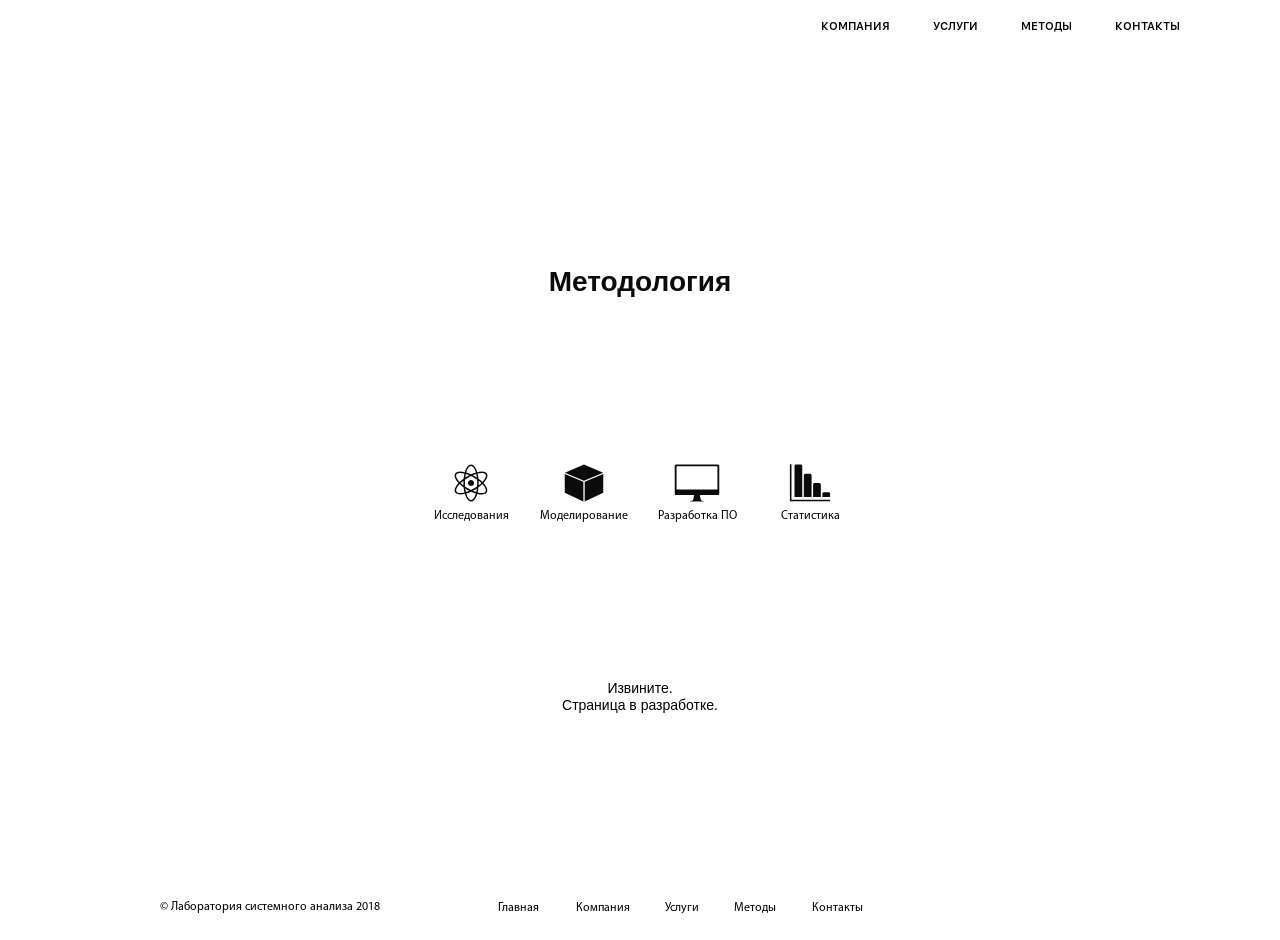
<file: methodology.html>
<!DOCTYPE html>
<html class="nojs html css_verticalspacer" lang="ru-RU">
 <head>

  <meta http-equiv="Content-type" content="text/html;charset=UTF-8"/>
  <meta name="description" content="Лаборатория системного анализа. Методология."/>
  <meta name="keywords" content="Лаборатория системного анализа. Методология."/>
  <meta name="generator" content="2017.0.3.363"/>
  <meta name="viewport" content="width=device-width, initial-scale=1.0"/>
  
  <script type="text/javascript">
   // Update the 'nojs'/'js' class on the html node
document.documentElement.className = document.documentElement.className.replace(/\bnojs\b/g, 'js');

// Check that all required assets are uploaded and up-to-date
if(typeof Muse == "undefined") window.Muse = {}; window.Muse.assets = {"required":["museutils.js", "museconfig.js", "jquery.musemenu.js", "jquery.watch.js", "webpro.js", "musewpdisclosure.js", "jquery.museresponsive.js", "require.js", "jquery.musepolyfill.bgsize.js", "methodology.css"], "outOfDate":[]};
</script>
  
  <link rel="shortcut icon" href="images/%d1%88%d0%b0%d0%b1%d0%bb%d0%be%d0%bd-%d0%b01-favicon.ico?crc=3971636418"/>
  <title>Методология — Лаборатория системного анализа</title>
  <!-- CSS -->
  <link rel="stylesheet" type="text/css" href="css/site_global.css?crc=3895645853"/>
  <link rel="stylesheet" type="text/css" href="css/master_______-_1.css?crc=3996554660"/>
  <link rel="stylesheet" type="text/css" href="css/methodology.css?crc=19152153" id="pagesheet"/>
  <!-- IE-only CSS -->
  <!--[if lt IE 9]>
  <link rel="stylesheet" type="text/css" href="css/nomq_preview_master_______-_1.css?crc=4078928282"/>
  <link rel="stylesheet" type="text/css" href="css/nomq_methodology.css?crc=4067780077" id="nomq_pagesheet"/>
  <![endif]-->
  <!-- Other scripts -->
  <script type="text/javascript">
   var __adobewebfontsappname__ = "muse";
</script>
  <!-- JS includes -->
  <script src="https://webfonts.creativecloud.com/pt-sans-caption:n7:all;pt-sans:n4:all.js" type="text/javascript"></script>
  <!--[if lt IE 9]>
  <script src="scripts/html5shiv.js?crc=4241844378" type="text/javascript"></script>
  <![endif]-->
    <!--custom head HTML-->
  <script>
  (function(i,s,o,g,r,a,m){i['GoogleAnalyticsObject']=r;i[r]=i[r]||function(){
  (i[r].q=i[r].q||[]).push(arguments)},i[r].l=1*new Date();a=s.createElement(o),
  m=s.getElementsByTagName(o)[0];a.async=1;a.src=g;m.parentNode.insertBefore(a,m)
  })(window,document,'script','https://www.google-analytics.com/analytics.js','ga');

  ga('create', 'UA-102547958-2', 'auto');
  ga('send', 'pageview');

</script>

<!-- Yandex.Metrika counter -->
<script type="text/javascript" >
    (function (d, w, c) {
        (w[c] = w[c] || []).push(function() {
            try {
                w.yaCounter45293388 = new Ya.Metrika({
                    id:45293388,
                    clickmap:true,
                    trackLinks:true,
                    accurateTrackBounce:true,
                    webvisor:true,
                    trackHash:true
                });
            } catch(e) { }
        });

        var n = d.getElementsByTagName("script")[0],
            s = d.createElement("script"),
            f = function () { n.parentNode.insertBefore(s, n); };
        s.type = "text/javascript";
        s.async = true;
        s.src = "https://mc.yandex.ru/metrika/watch.js";

        if (w.opera == "[object Opera]") {
            d.addEventListener("DOMContentLoaded", f, false);
        } else { f(); }
    })(document, window, "yandex_metrika_callbacks");
</script>
<noscript><div><img src="https://mc.yandex.ru/watch/45293388" style="position:absolute; left:-9999px;" alt="" /></div></noscript>
<!-- /Yandex.Metrika counter -->
<script type='application/ld+json'> 
{
  "@context": "http://www.schema.org",
  "@type": "WebSite",
  "name": "Лаборатория системного анализа",
  "url": "https://system-laboratory.ru/"
}
 </script>

<script type='application/ld+json'> 
{
  "@context": "http://www.schema.org",
  "@type": "WebSite",
  "name": "Лаборатория системного анализа",
  "url": "https://system-laboratory.ru/"
}
 </script>

<script type="application/ld+json">
{
  "@context" : "http://schema.org",
  "@type" : "Organization",
  "name" : "Лаборатория системного анализа",
  "url" : "https://system-laboratory.ru",
  "sameAs" : [
    "https://vk.com/syslabru",
    "https://plus.google.com/115577333916113508924",
    "https://www.facebook.com/systemlabspb",
    "https://twitter.com/SystemlabRu",
    "http://youtube.com/channel/UCl9Ov3q21FTp_EdjvkcYeYw",
    "https://system-laboratory.blogspot.com",
    "https://system-laboratory.tumblr.com"
  ]
}
</script>

<script type='application/ld+json'> 
{
  "@context": "http://www.schema.org",
  "@type": "Organization",
  "name": "Лаборатория системного анализа",
  "url": "https://system-laboratory.ru",
  "address": {
    "@type": "PostalAddress",
    "streetAddress": "ул. Свеаборгская, д. 13. Помещение 2Н, Офис 1А",
    "addressLocality": "Санкт-Петербург",
    "addressRegion": "196105",
    "addressCountry": "Россия"
  },
  "contactPoint": {
    "@type": "ContactPoint",
    "telephone": "+7-952-268-6640",
    "contactType": "customer service",
    "email": "info@system-laboratory.ru"
  }
}
 </script>

<script type='application/ld+json'> 
{
  "@context": "http://schema.org",
  "@type": "Organization",
  "url": "https://system-laboratory.ru/",
  "logo": "https://system-laboratory.ru/assets/logo_b.jpg"
}
</script>
  <!--/*

*/
-->
 </head>
 <body class="always_vert_scroll">

  <div class="breakpoint active" id="bp_infinity" data-min-width="1441"><!-- responsive breakpoint node -->
   <div class="clearfix borderbox" id="page"><!-- column -->
    <div class="position_content" id="page_position_content">
     <div class="browser_width" id="u320892-4-bw">
      <!-- m_editable region-id="editable-static-tag-U320892-BP_infinity" template="methodology.html" data-type="html" data-ice-options="disableImageResize,link,txtStyleTarget" -->
      <div class="clearfix pinned-colelem" id="u320892-4" data-muse-uid="U320892" data-muse-type="txt_frame" data-IBE-flags="txtStyleSrc"><!-- content -->
       <p><span class="actAsDiv normal_text" id="u320893"><!-- content --><span class="MenuBar actAsDiv clearfix" id="menuu320894"><!-- horizontal box --><span class="MenuItemContainer actAsDiv clearfix grpelem" id="u320895"><!-- vertical box --><!-- m_editable region-id="editable-static-tag-U320898" template="methodology.html" data-type="html" data-ice-options="clickable" data-ice-editable="link" --><a class="nonblock nontext MenuItem MenuItemWithSubMenu actAsDiv clearfix colelem" id="u320898" href="company.html" data-href="page:U105" data-muse-uid="U320898"><!-- horizontal box --><!-- m_editable region-id="editable-static-tag-U320901-BP_infinity" template="methodology.html" data-type="html" data-ice-options="disableImageResize,link" --><span class="MenuItemLabel NoWrap actAsDiv clearfix grpelem" id="u320901-4" data-muse-uid="U320901" data-muse-type="txt_frame"><!-- content --><span class="actAsPara shared_content" data-content-guid="u320901-4_0_content">КОМПАНИЯ</span></span><!-- /m_editable --></a><!-- /m_editable --></span><span class="MenuItemContainer actAsDiv clearfix grpelem" id="u320909"><!-- vertical box --><!-- m_editable region-id="editable-static-tag-U320912" template="methodology.html" data-type="html" data-ice-options="clickable" data-ice-editable="link" --><a class="nonblock nontext MenuItem MenuItemWithSubMenu actAsDiv clearfix colelem" id="u320912" href="services.html" data-href="page:U117" data-muse-uid="U320912"><!-- horizontal box --><!-- m_editable region-id="editable-static-tag-U320913-BP_infinity" template="methodology.html" data-type="html" data-ice-options="disableImageResize,link" --><span class="MenuItemLabel NoWrap actAsDiv clearfix grpelem" id="u320913-4" data-muse-uid="U320913" data-muse-type="txt_frame"><!-- content --><span class="actAsPara shared_content" data-content-guid="u320913-4_0_content">УСЛУГИ</span></span><!-- /m_editable --></a><!-- /m_editable --></span><span class="MenuItemContainer actAsDiv clearfix grpelem" id="u320916"><!-- vertical box --><!-- m_editable region-id="editable-static-tag-U320917" template="methodology.html" data-type="html" data-ice-options="clickable" data-ice-editable="link" --><a class="nonblock nontext MenuItem MenuItemWithSubMenu actAsDiv clearfix colelem" id="u320917" href="methods.html" data-href="page:U129" data-muse-uid="U320917"><!-- horizontal box --><!-- m_editable region-id="editable-static-tag-U320919-BP_infinity" template="methodology.html" data-type="html" data-ice-options="disableImageResize,link" --><span class="MenuItemLabel NoWrap actAsDiv clearfix grpelem" id="u320919-4" data-muse-uid="U320919" data-muse-type="txt_frame"><!-- content --><span class="actAsPara shared_content" data-content-guid="u320919-4_0_content">МЕТОДЫ</span></span><!-- /m_editable --></a><!-- /m_editable --></span><span class="MenuItemContainer actAsDiv clearfix grpelem" id="u320902"><!-- vertical box --><!-- m_editable region-id="editable-static-tag-U320903" template="methodology.html" data-type="html" data-ice-options="clickable" data-ice-editable="link" --><a class="nonblock nontext MenuItem MenuItemWithSubMenu actAsDiv clearfix colelem" id="u320903" href="contact.html" data-href="page:U141" data-muse-uid="U320903"><!-- horizontal box --><!-- m_editable region-id="editable-static-tag-U320904-BP_infinity" template="methodology.html" data-type="html" data-ice-options="disableImageResize,link" --><span class="MenuItemLabel NoWrap actAsDiv clearfix grpelem" id="u320904-4" data-muse-uid="U320904" data-muse-type="txt_frame"><!-- content --><span class="actAsPara shared_content" data-content-guid="u320904-4_0_content">КОНТАКТЫ</span></span><!-- /m_editable --></a><!-- /m_editable --></span></span></span><span class="shared_content" data-content-guid="u320892-4_0_1_content"></span></p>
      </div>
      <!-- /m_editable -->
     </div>
     <div class="browser_width colelem shared_content" id="u322560-4-bw" data-content-guid="u322560-4-bw_content">
      <!-- m_editable region-id="editable-static-tag-U322560-BP_infinity" template="methodology.html" data-type="html" data-ice-options="disableImageResize,link,txtStyleTarget" -->
      <div class="clearfix" id="u322560-4" data-muse-uid="U322560" data-muse-type="txt_frame" data-IBE-flags="txtStyleSrc"><!-- content -->
       <h1 id="u322560-2">Методология</h1>
      </div>
      <!-- /m_editable -->
     </div>
     <div class="clearfix colelem shared_content" id="pbuttonu322557" data-content-guid="pbuttonu322557_content"><!-- group -->
      <!-- m_editable region-id="editable-static-tag-U322557" template="methodology.html" data-type="html" data-ice-options="clickable" data-ice-editable="link" -->
      <a class="nonblock nontext Button clearfix grpelem shared_content" id="buttonu322557" href="operation_reserch.html" data-href="page:U21696" data-muse-uid="U322557" data-content-guid="buttonu322557_content"><!-- container box --><div class="museBGSize colelem" id="u322558"><!-- simple frame --></div><!-- m_editable region-id="editable-static-tag-U322559-BP_infinity" template="methodology.html" data-type="html" data-ice-options="disableImageResize,link" --><div class="clearfix colelem" id="u322559-4" data-muse-uid="U322559" data-muse-type="txt_frame"><!-- content --><h2>Исследования</h2></div><!-- /m_editable --></a>
      <!-- /m_editable -->
      <!-- m_editable region-id="editable-static-tag-U319654" template="methodology.html" data-type="html" data-ice-options="clickable" data-ice-editable="link" -->
      <a class="nonblock nontext Button clearfix grpelem shared_content" id="buttonu319654" href="model.html" data-href="page:U21888" data-muse-uid="U319654" data-content-guid="buttonu319654_content"><!-- container box --><div class="museBGSize colelem" id="u319655"><!-- simple frame --></div><!-- m_editable region-id="editable-static-tag-U319656-BP_infinity" template="methodology.html" data-type="html" data-ice-options="disableImageResize,link" --><div class="clearfix colelem" id="u319656-4" data-muse-uid="U319656" data-muse-type="txt_frame"><!-- content --><p>Моделирование</p></div><!-- /m_editable --></a>
      <!-- /m_editable -->
      <!-- m_editable region-id="editable-static-tag-U322564" template="methodology.html" data-type="html" data-ice-options="clickable" data-ice-editable="link" -->
      <a class="nonblock nontext Button clearfix grpelem shared_content" id="buttonu322564" href="it.html" data-href="page:U21792" data-muse-uid="U322564" data-content-guid="buttonu322564_content"><!-- container box --><div class="museBGSize colelem shared_content" id="u322566" data-content-guid="u322566_content"><!-- simple frame --></div><!-- m_editable region-id="editable-static-tag-U322565-BP_infinity" template="methodology.html" data-type="html" data-ice-options="disableImageResize,link" --><div class="clearfix colelem shared_content" id="u322565-4" data-muse-uid="U322565" data-muse-type="txt_frame" data-content-guid="u322565-4_content"><!-- content --><p>Разработка ПО</p></div><!-- /m_editable --></a>
      <!-- /m_editable -->
      <!-- m_editable region-id="editable-static-tag-U322567" template="methodology.html" data-type="html" data-ice-options="clickable" data-ice-editable="link" -->
      <a class="nonblock nontext Button clearfix grpelem shared_content" id="buttonu322567" href="statistics.html" data-href="page:U21744" data-muse-uid="U322567" data-content-guid="buttonu322567_content"><!-- container box --><div class="museBGSize colelem" id="u322569"><!-- simple frame --></div><!-- m_editable region-id="editable-static-tag-U322568-BP_infinity" template="methodology.html" data-type="html" data-ice-options="disableImageResize,link" --><div class="clearfix colelem" id="u322568-4" data-muse-uid="U322568" data-muse-type="txt_frame"><!-- content --><p>Статистика</p></div><!-- /m_editable --></a>
      <!-- /m_editable -->
     </div>
     <div class="browser_width colelem shared_content" id="u330757-6-bw" data-content-guid="u330757-6-bw_content">
      <!-- m_editable region-id="editable-static-tag-U330757-BP_infinity" template="methodology.html" data-type="html" data-ice-options="disableImageResize,link,txtStyleTarget" -->
      <div class="clearfix" id="u330757-6" data-muse-uid="U330757" data-muse-type="txt_frame" data-IBE-flags="txtStyleSrc"><!-- content -->
       <p>Извините.</p>
       <p>Страница в разработке.</p>
      </div>
      <!-- /m_editable -->
     </div>
     <div class="verticalspacer shared_content" data-offset-top="880" data-content-above-spacer="880" data-content-below-spacer="0" data-content-guid="page_position_content_4_content"></div>
     <div class="browser_width colelem" id="u311629-4-bw">
      <div class="clearfix" id="u311629-4" data-IBE-flags="txtStyleSrc"><!-- content -->
       <p><span class="actAsDiv normal_text" id="u311667"><!-- content --><span class="actAsDiv clearfix" id="u311668-4" data-IBE-flags="txtStyleSrc"><!-- content --><span class="actAsPara" id="u311668-2">© Лаборатория системного анализа 2018</span></span></span><span class="actAsDiv normal_text" id="u311630"><!-- content --><span class="MenuBar actAsDiv clearfix" id="menuu311631"><!-- horizontal box --><span class="MenuItemContainer actAsDiv clearfix grpelem" id="u311660"><!-- vertical box --><a class="nonblock nontext MenuItem MenuItemWithSubMenu actAsDiv clearfix colelem" id="u311663" href="index.html" data-href="page:U93"><!-- horizontal box --><span class="MenuItemLabel NoWrap actAsDiv clearfix grpelem" id="u311665-4" data-IBE-flags="txtStyleSrc"><!-- content --><span class="actAsPara">Главная</span></span></a></span><span class="MenuItemContainer actAsDiv clearfix grpelem" id="u311639"><!-- vertical box --><a class="nonblock nontext MenuItem MenuItemWithSubMenu actAsDiv clearfix colelem" id="u311640" href="company.html" data-href="page:U105"><!-- horizontal box --><span class="MenuItemLabel NoWrap actAsDiv clearfix grpelem" id="u311642-4" data-IBE-flags="txtStyleSrc"><!-- content --><span class="actAsPara">Компания</span></span></a></span><span class="MenuItemContainer actAsDiv clearfix grpelem" id="u311653"><!-- vertical box --><a class="nonblock nontext MenuItem MenuItemWithSubMenu actAsDiv clearfix colelem" id="u311656" href="services.html" data-href="page:U117"><!-- horizontal box --><span class="MenuItemLabel NoWrap actAsDiv clearfix grpelem" id="u311658-4" data-IBE-flags="txtStyleSrc"><!-- content --><span class="actAsPara">Услуги</span></span></a></span><span class="MenuItemContainer actAsDiv clearfix grpelem" id="u311646"><!-- vertical box --><a class="nonblock nontext MenuItem MenuItemWithSubMenu actAsDiv clearfix colelem" id="u311649" href="methods.html" data-href="page:U129"><!-- horizontal box --><span class="MenuItemLabel NoWrap actAsDiv clearfix grpelem" id="u311652-4" data-IBE-flags="txtStyleSrc"><!-- content --><span class="actAsPara">Методы</span></span></a></span><span class="MenuItemContainer actAsDiv clearfix grpelem" id="u311632"><!-- vertical box --><a class="nonblock nontext MenuItem MenuItemWithSubMenu actAsDiv clearfix colelem" id="u311633" href="contact.html" data-href="page:U141"><!-- horizontal box --><span class="MenuItemLabel NoWrap actAsDiv clearfix grpelem" id="u311634-4" data-IBE-flags="txtStyleSrc"><!-- content --><span class="actAsPara">Контакты</span></span></a></span></span></span><span></span></p>
      </div>
     </div>
    </div>
   </div>
  </div>
  <div class="breakpoint" id="bp_1440" data-min-width="961" data-max-width="1440"><!-- responsive breakpoint node -->
   <div class="clearfix borderbox temp_no_id" data-orig-id="page"><!-- column -->
    <div class="position_content temp_no_id" data-orig-id="page_position_content">
     <div class="browser_width colelem temp_no_id" data-orig-id="u320892-4-bw">
      <!-- m_editable region-id="editable-static-tag-U320892-BP_1440" template="methodology.html" data-type="html" data-ice-options="disableImageResize,link,txtStyleTarget" -->
      <div class="clearfix temp_no_id" data-muse-uid="U320892" data-muse-type="txt_frame" data-IBE-flags="txtStyleSrc" data-orig-id="u320892-4"><!-- content -->
       <p><span class="actAsDiv normal_text temp_no_id" data-orig-id="u320893"><!-- content --><span class="MenuBar actAsDiv clearfix temp_no_id" data-orig-id="menuu320894"><!-- horizontal box --><span class="MenuItemContainer actAsDiv clearfix grpelem temp_no_id" data-orig-id="u320895"><!-- vertical box --><!-- m_editable region-id="editable-static-tag-U320898" template="methodology.html" data-type="html" data-ice-options="clickable" data-ice-editable="link" --><a class="nonblock nontext MenuItem MenuItemWithSubMenu actAsDiv clearfix colelem temp_no_id" href="company.html" data-href="page:U105" data-muse-uid="U320898" data-orig-id="u320898"><!-- horizontal box --><!-- m_editable region-id="editable-static-tag-U320901-BP_1440" template="methodology.html" data-type="html" data-ice-options="disableImageResize,link" --><span class="MenuItemLabel NoWrap actAsDiv clearfix grpelem temp_no_id" data-muse-uid="U320901" data-muse-type="txt_frame" data-orig-id="u320901-4"><!-- content --><span class="actAsPara placeholder" data-placeholder-for="u320901-4_0_content"><!-- placeholder node --></span></span><!-- /m_editable --></a><!-- /m_editable --></span><span class="MenuItemContainer actAsDiv clearfix grpelem temp_no_id" data-orig-id="u320909"><!-- vertical box --><!-- m_editable region-id="editable-static-tag-U320912" template="methodology.html" data-type="html" data-ice-options="clickable" data-ice-editable="link" --><a class="nonblock nontext MenuItem MenuItemWithSubMenu actAsDiv clearfix colelem temp_no_id" href="services.html" data-href="page:U117" data-muse-uid="U320912" data-orig-id="u320912"><!-- horizontal box --><!-- m_editable region-id="editable-static-tag-U320913-BP_1440" template="methodology.html" data-type="html" data-ice-options="disableImageResize,link" --><span class="MenuItemLabel NoWrap actAsDiv clearfix grpelem temp_no_id" data-muse-uid="U320913" data-muse-type="txt_frame" data-orig-id="u320913-4"><!-- content --><span class="actAsPara placeholder" data-placeholder-for="u320913-4_0_content"><!-- placeholder node --></span></span><!-- /m_editable --></a><!-- /m_editable --></span><span class="MenuItemContainer actAsDiv clearfix grpelem temp_no_id" data-orig-id="u320916"><!-- vertical box --><!-- m_editable region-id="editable-static-tag-U320917" template="methodology.html" data-type="html" data-ice-options="clickable" data-ice-editable="link" --><a class="nonblock nontext MenuItem MenuItemWithSubMenu actAsDiv clearfix colelem temp_no_id" href="methods.html" data-href="page:U129" data-muse-uid="U320917" data-orig-id="u320917"><!-- horizontal box --><!-- m_editable region-id="editable-static-tag-U320919-BP_1440" template="methodology.html" data-type="html" data-ice-options="disableImageResize,link" --><span class="MenuItemLabel NoWrap actAsDiv clearfix grpelem temp_no_id" data-muse-uid="U320919" data-muse-type="txt_frame" data-orig-id="u320919-4"><!-- content --><span class="actAsPara placeholder" data-placeholder-for="u320919-4_0_content"><!-- placeholder node --></span></span><!-- /m_editable --></a><!-- /m_editable --></span><span class="MenuItemContainer actAsDiv clearfix grpelem temp_no_id" data-orig-id="u320902"><!-- vertical box --><!-- m_editable region-id="editable-static-tag-U320903" template="methodology.html" data-type="html" data-ice-options="clickable" data-ice-editable="link" --><a class="nonblock nontext MenuItem MenuItemWithSubMenu actAsDiv clearfix colelem temp_no_id" href="contact.html" data-href="page:U141" data-muse-uid="U320903" data-orig-id="u320903"><!-- horizontal box --><!-- m_editable region-id="editable-static-tag-U320904-BP_1440" template="methodology.html" data-type="html" data-ice-options="disableImageResize,link" --><span class="MenuItemLabel NoWrap actAsDiv clearfix grpelem temp_no_id" data-muse-uid="U320904" data-muse-type="txt_frame" data-orig-id="u320904-4"><!-- content --><span class="actAsPara placeholder" data-placeholder-for="u320904-4_0_content"><!-- placeholder node --></span></span><!-- /m_editable --></a><!-- /m_editable --></span></span></span><span class="placeholder" data-placeholder-for="u320892-4_0_1_content"><!-- placeholder node --></span></p>
      </div>
      <!-- /m_editable -->
     </div>
     <span class="browser_width colelem placeholder" data-placeholder-for="u322560-4-bw_content"><!-- placeholder node --></span>
     <span class="clearfix colelem placeholder" data-placeholder-for="pbuttonu322557_content"><!-- placeholder node --></span>
     <span class="browser_width colelem placeholder" data-placeholder-for="u330757-6-bw_content"><!-- placeholder node --></span>
     <span class="verticalspacer placeholder" data-placeholder-for="page_position_content_4_content"><!-- placeholder node --></span>
     <div class="browser_width colelem" id="u311558-4-bw">
      <div class="clearfix" id="u311558-4" data-IBE-flags="txtStyleSrc"><!-- content -->
       <p><span class="actAsDiv normal_text" id="u311559"><!-- content --><span class="actAsDiv clearfix" id="u311560-4" data-IBE-flags="txtStyleSrc"><!-- content --><span class="actAsPara" id="u311560-2">© Лаборатория системного анализа 2018</span></span></span><span class="actAsDiv normal_text" id="u311561"><!-- content --><span class="MenuBar actAsDiv clearfix" id="menuu311562"><!-- horizontal box --><span class="MenuItemContainer actAsDiv clearfix grpelem" id="u311570"><!-- vertical box --><a class="nonblock nontext MenuItem MenuItemWithSubMenu actAsDiv clearfix colelem" id="u311571" href="index.html" data-href="page:U93"><!-- horizontal box --><span class="MenuItemLabel NoWrap actAsDiv clearfix grpelem" id="u311574-4" data-IBE-flags="txtStyleSrc"><!-- content --><span class="actAsPara">Главная</span></span></a></span><span class="MenuItemContainer actAsDiv clearfix grpelem" id="u311591"><!-- vertical box --><a class="nonblock nontext MenuItem MenuItemWithSubMenu actAsDiv clearfix colelem" id="u311592" href="company.html" data-href="page:U105"><!-- horizontal box --><span class="MenuItemLabel NoWrap actAsDiv clearfix grpelem" id="u311593-4" data-IBE-flags="txtStyleSrc"><!-- content --><span class="actAsPara">Компания</span></span></a></span><span class="MenuItemContainer actAsDiv clearfix grpelem" id="u311584"><!-- vertical box --><a class="nonblock nontext MenuItem MenuItemWithSubMenu actAsDiv clearfix colelem" id="u311585" href="services.html" data-href="page:U117"><!-- horizontal box --><span class="MenuItemLabel NoWrap actAsDiv clearfix grpelem" id="u311586-4" data-IBE-flags="txtStyleSrc"><!-- content --><span class="actAsPara">Услуги</span></span></a></span><span class="MenuItemContainer actAsDiv clearfix grpelem" id="u311577"><!-- vertical box --><a class="nonblock nontext MenuItem MenuItemWithSubMenu actAsDiv clearfix colelem" id="u311580" href="methods.html" data-href="page:U129"><!-- horizontal box --><span class="MenuItemLabel NoWrap actAsDiv clearfix grpelem" id="u311581-4" data-IBE-flags="txtStyleSrc"><!-- content --><span class="actAsPara">Методы</span></span></a></span><span class="MenuItemContainer actAsDiv clearfix grpelem" id="u311563"><!-- vertical box --><a class="nonblock nontext MenuItem MenuItemWithSubMenu actAsDiv clearfix colelem" id="u311564" href="contact.html" data-href="page:U141"><!-- horizontal box --><span class="MenuItemLabel NoWrap actAsDiv clearfix grpelem" id="u311567-4" data-IBE-flags="txtStyleSrc"><!-- content --><span class="actAsPara">Контакты</span></span></a></span></span></span><span></span></p>
      </div>
     </div>
    </div>
   </div>
  </div>
  <div class="breakpoint" id="bp_960" data-min-width="641" data-max-width="960"><!-- responsive breakpoint node -->
   <div class="clearfix borderbox temp_no_id" data-orig-id="page"><!-- column -->
    <div class="position_content temp_no_id" data-orig-id="page_position_content">
     <div class="browser_width temp_no_id" data-orig-id="u320892-4-bw">
      <!-- m_editable region-id="editable-static-tag-U320892-BP_960" template="methodology.html" data-type="html" data-ice-options="disableImageResize,link,txtStyleTarget" -->
      <div class="clearfix pinned-colelem temp_no_id" data-muse-uid="U320892" data-muse-type="txt_frame" data-IBE-flags="txtStyleSrc" data-orig-id="u320892-4"><!-- content -->
       <p><span class="actAsDiv normal_text temp_no_id" data-orig-id="u320893"><!-- content --><span class="MenuBar actAsDiv clearfix temp_no_id" data-orig-id="menuu320894"><!-- horizontal box --><span class="MenuItemContainer actAsDiv clearfix grpelem temp_no_id" data-orig-id="u320895"><!-- vertical box --><!-- m_editable region-id="editable-static-tag-U320898" template="methodology.html" data-type="html" data-ice-options="clickable" data-ice-editable="link" --><a class="nonblock nontext MenuItem MenuItemWithSubMenu actAsDiv clearfix colelem temp_no_id" href="company.html" data-href="page:U105" data-muse-uid="U320898" data-orig-id="u320898"><!-- horizontal box --><!-- m_editable region-id="editable-static-tag-U320901-BP_960" template="methodology.html" data-type="html" data-ice-options="disableImageResize,link" --><span class="MenuItemLabel NoWrap actAsDiv clearfix grpelem temp_no_id" data-muse-uid="U320901" data-muse-type="txt_frame" data-orig-id="u320901-4"><!-- content --><span class="actAsPara placeholder" data-placeholder-for="u320901-4_0_content"><!-- placeholder node --></span></span><!-- /m_editable --></a><!-- /m_editable --></span><span class="MenuItemContainer actAsDiv clearfix grpelem temp_no_id" data-orig-id="u320909"><!-- vertical box --><!-- m_editable region-id="editable-static-tag-U320912" template="methodology.html" data-type="html" data-ice-options="clickable" data-ice-editable="link" --><a class="nonblock nontext MenuItem MenuItemWithSubMenu actAsDiv clearfix colelem temp_no_id" href="services.html" data-href="page:U117" data-muse-uid="U320912" data-orig-id="u320912"><!-- horizontal box --><!-- m_editable region-id="editable-static-tag-U320913-BP_960" template="methodology.html" data-type="html" data-ice-options="disableImageResize,link" --><span class="MenuItemLabel NoWrap actAsDiv clearfix grpelem temp_no_id" data-muse-uid="U320913" data-muse-type="txt_frame" data-orig-id="u320913-4"><!-- content --><span class="actAsPara placeholder" data-placeholder-for="u320913-4_0_content"><!-- placeholder node --></span></span><!-- /m_editable --></a><!-- /m_editable --></span><span class="MenuItemContainer actAsDiv clearfix grpelem temp_no_id" data-orig-id="u320916"><!-- vertical box --><!-- m_editable region-id="editable-static-tag-U320917" template="methodology.html" data-type="html" data-ice-options="clickable" data-ice-editable="link" --><a class="nonblock nontext MenuItem MenuItemWithSubMenu actAsDiv clearfix colelem temp_no_id" href="methods.html" data-href="page:U129" data-muse-uid="U320917" data-orig-id="u320917"><!-- horizontal box --><!-- m_editable region-id="editable-static-tag-U320919-BP_960" template="methodology.html" data-type="html" data-ice-options="disableImageResize,link" --><span class="MenuItemLabel NoWrap actAsDiv clearfix grpelem temp_no_id" data-muse-uid="U320919" data-muse-type="txt_frame" data-orig-id="u320919-4"><!-- content --><span class="actAsPara placeholder" data-placeholder-for="u320919-4_0_content"><!-- placeholder node --></span></span><!-- /m_editable --></a><!-- /m_editable --></span><span class="MenuItemContainer actAsDiv clearfix grpelem temp_no_id" data-orig-id="u320902"><!-- vertical box --><!-- m_editable region-id="editable-static-tag-U320903" template="methodology.html" data-type="html" data-ice-options="clickable" data-ice-editable="link" --><a class="nonblock nontext MenuItem MenuItemWithSubMenu actAsDiv clearfix colelem temp_no_id" href="contact.html" data-href="page:U141" data-muse-uid="U320903" data-orig-id="u320903"><!-- horizontal box --><!-- m_editable region-id="editable-static-tag-U320904-BP_960" template="methodology.html" data-type="html" data-ice-options="disableImageResize,link" --><span class="MenuItemLabel NoWrap actAsDiv clearfix grpelem temp_no_id" data-muse-uid="U320904" data-muse-type="txt_frame" data-orig-id="u320904-4"><!-- content --><span class="actAsPara placeholder" data-placeholder-for="u320904-4_0_content"><!-- placeholder node --></span></span><!-- /m_editable --></a><!-- /m_editable --></span></span></span><span class="placeholder" data-placeholder-for="u320892-4_0_1_content"><!-- placeholder node --></span></p>
      </div>
      <!-- /m_editable -->
     </div>
     <span class="browser_width colelem placeholder" data-placeholder-for="u322560-4-bw_content"><!-- placeholder node --></span>
     <div class="clearfix colelem temp_no_id" data-orig-id="pbuttonu322557"><!-- group -->
      <!-- m_editable region-id="editable-static-tag-U322557" template="methodology.html" data-type="html" data-ice-options="clickable" data-ice-editable="link" -->
      <span class="nonblock nontext Button clearfix grpelem placeholder" data-placeholder-for="buttonu322557_content"><!-- placeholder node --></span>
      <!-- /m_editable -->
      <!-- m_editable region-id="editable-static-tag-U319654" template="methodology.html" data-type="html" data-ice-options="clickable" data-ice-editable="link" -->
      <span class="nonblock nontext Button clearfix grpelem placeholder" data-placeholder-for="buttonu319654_content"><!-- placeholder node --></span>
      <!-- /m_editable -->
      <a class="nonblock nontext Button clearfix grpelem temp_no_id" href="it.html" data-href="page:U21792" data-orig-id="buttonu322564"><!-- container box --><!-- m_editable region-id="editable-static-tag-U322564" template="methodology.html" data-type="html" data-ice-options="clickable" data-ice-editable="link" --><div class="position_content" id="buttonu322564_position_content" data-muse-uid="U322564"><span class="museBGSize colelem placeholder" data-placeholder-for="u322566_content"><!-- placeholder node --></span><!-- m_editable region-id="editable-static-tag-U322565-BP_960" template="methodology.html" data-type="html" data-ice-options="disableImageResize,link" --><span class="clearfix colelem placeholder" data-placeholder-for="u322565-4_content"><!-- placeholder node --></span><!-- /m_editable --></div><!-- /m_editable --></a>
      <!-- m_editable region-id="editable-static-tag-U322567" template="methodology.html" data-type="html" data-ice-options="clickable" data-ice-editable="link" -->
      <span class="nonblock nontext Button clearfix grpelem placeholder" data-placeholder-for="buttonu322567_content"><!-- placeholder node --></span>
      <!-- /m_editable -->
     </div>
     <span class="browser_width colelem placeholder" data-placeholder-for="u330757-6-bw_content"><!-- placeholder node --></span>
     <span class="verticalspacer placeholder" data-placeholder-for="page_position_content_4_content"><!-- placeholder node --></span>
     <div class="browser_width colelem" id="u311517-4-bw">
      <div class="clearfix" id="u311517-4" data-IBE-flags="txtStyleSrc"><!-- content -->
       <p><span class="actAsDiv normal_text" id="u311518"><!-- content --><span class="actAsDiv clearfix" id="u311519-4" data-IBE-flags="txtStyleSrc"><!-- content --><span class="actAsPara" id="u311519-2">© Лаборатория системного анализа 2018</span></span></span><span class="actAsDiv normal_text" id="u311520"><!-- content --><span class="MenuBar actAsDiv clearfix" id="menuu311521"><!-- horizontal box --><span class="MenuItemContainer actAsDiv clearfix grpelem" id="u311529"><!-- vertical box --><a class="nonblock nontext MenuItem MenuItemWithSubMenu actAsDiv clearfix colelem" id="u311530" href="index.html" data-href="page:U93"><!-- horizontal box --><span class="MenuItemLabel NoWrap actAsDiv clearfix grpelem" id="u311531-4" data-IBE-flags="txtStyleSrc"><!-- content --><span class="actAsPara">Главная</span></span></a></span><span class="MenuItemContainer actAsDiv clearfix grpelem" id="u311550"><!-- vertical box --><a class="nonblock nontext MenuItem MenuItemWithSubMenu actAsDiv clearfix colelem" id="u311551" href="company.html" data-href="page:U105"><!-- horizontal box --><span class="MenuItemLabel NoWrap actAsDiv clearfix grpelem" id="u311552-4" data-IBE-flags="txtStyleSrc"><!-- content --><span class="actAsPara">Компания</span></span></a></span><span class="MenuItemContainer actAsDiv clearfix grpelem" id="u311536"><!-- vertical box --><a class="nonblock nontext MenuItem MenuItemWithSubMenu actAsDiv clearfix colelem" id="u311539" href="services.html" data-href="page:U117"><!-- horizontal box --><span class="MenuItemLabel NoWrap actAsDiv clearfix grpelem" id="u311542-4" data-IBE-flags="txtStyleSrc"><!-- content --><span class="actAsPara">Услуги</span></span></a></span><span class="MenuItemContainer actAsDiv clearfix grpelem" id="u311543"><!-- vertical box --><a class="nonblock nontext MenuItem MenuItemWithSubMenu actAsDiv clearfix colelem" id="u311546" href="methods.html" data-href="page:U129"><!-- horizontal box --><span class="MenuItemLabel NoWrap actAsDiv clearfix grpelem" id="u311549-4" data-IBE-flags="txtStyleSrc"><!-- content --><span class="actAsPara">Методы</span></span></a></span><span class="MenuItemContainer actAsDiv clearfix grpelem" id="u311522"><!-- vertical box --><a class="nonblock nontext MenuItem MenuItemWithSubMenu actAsDiv clearfix colelem" id="u311523" href="contact.html" data-href="page:U141"><!-- horizontal box --><span class="MenuItemLabel NoWrap actAsDiv clearfix grpelem" id="u311526-4" data-IBE-flags="txtStyleSrc"><!-- content --><span class="actAsPara">Контакты</span></span></a></span></span></span><span></span></p>
      </div>
     </div>
    </div>
   </div>
  </div>
  <div class="breakpoint" id="bp_640" data-min-width="481" data-max-width="640"><!-- responsive breakpoint node -->
   <div class="clearfix borderbox temp_no_id" data-orig-id="page"><!-- column -->
    <div class="position_content temp_no_id" data-orig-id="page_position_content">
     <div class="clearfix colelem" id="paccordionu312938"><!-- group -->
      <div class="browser_width grpelem" id="accordionu312938-bw">
       <ul class="AccordionWidget clearfix" id="accordionu312938"><!-- vertical box -->
        <li class="AccordionPanel clearfix colelem100" id="u312939"><!-- vertical box --><div class="AccordionPanelTab clearfix colelem100" id="u312940-3" data-IBE-flags="txtStyleSrc"><!-- content --><p class="shared_content" data-content-guid="u312940-3_0_content">&nbsp;</p></div><div class="AccordionPanelContent disn clearfix colelem100" id="u312941"><!-- group --><nav class="MenuBar clearfix grpelem" id="menuu312942"><!-- vertical box --><div class="MenuItemContainer clearfix colelem" id="u312957"><!-- horizontal box --><a class="nonblock nontext MenuItem MenuItemWithSubMenu clearfix grpelem" id="u312960" href="index.html" data-href="page:U93"><!-- horizontal box --><div class="MenuItemLabel clearfix grpelem" id="u312961-4" data-IBE-flags="txtStyleSrc"><!-- content --><p class="shared_content" data-content-guid="u312961-4_0_content">Главная</p></div></a></div><div class="MenuItemContainer clearfix colelem" id="u312950"><!-- horizontal box --><a class="nonblock nontext MenuItem MenuItemWithSubMenu clearfix grpelem" id="u312951" href="company.html" data-href="page:U105"><!-- horizontal box --><div class="MenuItemLabel clearfix grpelem" id="u312952-4" data-IBE-flags="txtStyleSrc"><!-- content --><p class="shared_content" data-content-guid="u312952-4_0_content">Компания</p></div></a></div><div class="MenuItemContainer clearfix colelem" id="u312943"><!-- horizontal box --><a class="nonblock nontext MenuItem MenuItemWithSubMenu clearfix grpelem" id="u312944" href="services.html" data-href="page:U117"><!-- horizontal box --><div class="MenuItemLabel clearfix grpelem" id="u312946-4" data-IBE-flags="txtStyleSrc"><!-- content --><p class="shared_content" data-content-guid="u312946-4_0_content">Услуги</p></div></a></div><div class="MenuItemContainer clearfix colelem" id="u312964"><!-- horizontal box --><a class="nonblock nontext MenuItem MenuItemWithSubMenu clearfix grpelem" id="u312967" href="methods.html" data-href="page:U129"><!-- horizontal box --><div class="MenuItemLabel clearfix grpelem" id="u312969-4" data-IBE-flags="txtStyleSrc"><!-- content --><p class="shared_content" data-content-guid="u312969-4_0_content">Методы</p></div></a></div><div class="MenuItemContainer clearfix colelem" id="u312971"><!-- horizontal box --><a class="nonblock nontext MenuItem MenuItemWithSubMenu clearfix grpelem" id="u312974" href="contact.html" data-href="page:U141"><!-- horizontal box --><div class="MenuItemLabel clearfix grpelem" id="u312975-4" data-IBE-flags="txtStyleSrc"><!-- content --><p class="shared_content" data-content-guid="u312975-4_0_content">Контакты</p></div></a></div></nav></div></li>
       </ul>
      </div>
      <div class="grpelem shared_content" id="u312937" data-content-guid="u312937_content"><!-- simple frame --></div>
     </div>
     <span class="browser_width colelem placeholder" data-placeholder-for="u322560-4-bw_content"><!-- placeholder node --></span>
     <span class="clearfix colelem placeholder" data-placeholder-for="pbuttonu322557_content"><!-- placeholder node --></span>
     <span class="browser_width colelem placeholder" data-placeholder-for="u330757-6-bw_content"><!-- placeholder node --></span>
     <span class="verticalspacer placeholder" data-placeholder-for="page_position_content_4_content"><!-- placeholder node --></span>
     <div class="browser_width colelem shared_content" id="u311557-4-bw" data-content-guid="u311557-4-bw_content">
      <div class="clearfix" id="u311557-4" data-IBE-flags="txtStyleSrc"><!-- content -->
       <p id="u311557-2">© Лаборатория системного анализа 2018</p>
      </div>
     </div>
    </div>
   </div>
  </div>
  <div class="breakpoint" id="bp_480" data-min-width="321" data-max-width="480"><!-- responsive breakpoint node -->
   <div class="clearfix borderbox temp_no_id" data-orig-id="page"><!-- column -->
    <div class="position_content temp_no_id" data-orig-id="page_position_content">
     <div class="clearfix colelem temp_no_id" data-orig-id="paccordionu312938"><!-- group -->
      <div class="browser_width grpelem temp_no_id" data-orig-id="accordionu312938-bw">
       <ul class="AccordionWidget clearfix temp_no_id" data-orig-id="accordionu312938"><!-- vertical box -->
        <li class="AccordionPanel clearfix colelem100 temp_no_id" data-orig-id="u312939"><!-- vertical box --><div class="AccordionPanelTab clearfix colelem100 temp_no_id" data-IBE-flags="txtStyleSrc" data-orig-id="u312940-3"><!-- content --><span class="placeholder" data-placeholder-for="u312940-3_0_content"><!-- placeholder node --></span></div><div class="AccordionPanelContent disn clearfix colelem100 temp_no_id" data-orig-id="u312941"><!-- group --><nav class="MenuBar clearfix grpelem temp_no_id" data-orig-id="menuu312942"><!-- vertical box --><div class="MenuItemContainer clearfix colelem temp_no_id" data-orig-id="u312957"><!-- horizontal box --><a class="nonblock nontext MenuItem MenuItemWithSubMenu clearfix grpelem temp_no_id" href="index.html" data-href="page:U93" data-orig-id="u312960"><!-- horizontal box --><div class="MenuItemLabel clearfix grpelem temp_no_id" data-IBE-flags="txtStyleSrc" data-orig-id="u312961-4"><!-- content --><span class="placeholder" data-placeholder-for="u312961-4_0_content"><!-- placeholder node --></span></div></a></div><div class="MenuItemContainer clearfix colelem temp_no_id" data-orig-id="u312950"><!-- horizontal box --><a class="nonblock nontext MenuItem MenuItemWithSubMenu clearfix grpelem temp_no_id" href="company.html" data-href="page:U105" data-orig-id="u312951"><!-- horizontal box --><div class="MenuItemLabel clearfix grpelem temp_no_id" data-IBE-flags="txtStyleSrc" data-orig-id="u312952-4"><!-- content --><span class="placeholder" data-placeholder-for="u312952-4_0_content"><!-- placeholder node --></span></div></a></div><div class="MenuItemContainer clearfix colelem temp_no_id" data-orig-id="u312943"><!-- horizontal box --><a class="nonblock nontext MenuItem MenuItemWithSubMenu clearfix grpelem temp_no_id" href="services.html" data-href="page:U117" data-orig-id="u312944"><!-- horizontal box --><div class="MenuItemLabel clearfix grpelem temp_no_id" data-IBE-flags="txtStyleSrc" data-orig-id="u312946-4"><!-- content --><span class="placeholder" data-placeholder-for="u312946-4_0_content"><!-- placeholder node --></span></div></a></div><div class="MenuItemContainer clearfix colelem temp_no_id" data-orig-id="u312964"><!-- horizontal box --><a class="nonblock nontext MenuItem MenuItemWithSubMenu clearfix grpelem temp_no_id" href="methods.html" data-href="page:U129" data-orig-id="u312967"><!-- horizontal box --><div class="MenuItemLabel clearfix grpelem temp_no_id" data-IBE-flags="txtStyleSrc" data-orig-id="u312969-4"><!-- content --><span class="placeholder" data-placeholder-for="u312969-4_0_content"><!-- placeholder node --></span></div></a></div><div class="MenuItemContainer clearfix colelem temp_no_id" data-orig-id="u312971"><!-- horizontal box --><a class="nonblock nontext MenuItem MenuItemWithSubMenu clearfix grpelem temp_no_id" href="contact.html" data-href="page:U141" data-orig-id="u312974"><!-- horizontal box --><div class="MenuItemLabel clearfix grpelem temp_no_id" data-IBE-flags="txtStyleSrc" data-orig-id="u312975-4"><!-- content --><span class="placeholder" data-placeholder-for="u312975-4_0_content"><!-- placeholder node --></span></div></a></div></nav></div></li>
       </ul>
      </div>
      <span class="grpelem placeholder" data-placeholder-for="u312937_content"><!-- placeholder node --></span>
     </div>
     <span class="browser_width colelem placeholder" data-placeholder-for="u322560-4-bw_content"><!-- placeholder node --></span>
     <div class="clearfix colelem temp_no_id" data-orig-id="pbuttonu322557"><!-- group -->
      <!-- m_editable region-id="editable-static-tag-U322557" template="methodology.html" data-type="html" data-ice-options="clickable" data-ice-editable="link" -->
      <span class="nonblock nontext Button clearfix grpelem placeholder" data-placeholder-for="buttonu322557_content"><!-- placeholder node --></span>
      <!-- /m_editable -->
      <!-- m_editable region-id="editable-static-tag-U319654" template="methodology.html" data-type="html" data-ice-options="clickable" data-ice-editable="link" -->
      <span class="nonblock nontext Button clearfix grpelem placeholder" data-placeholder-for="buttonu319654_content"><!-- placeholder node --></span>
      <!-- /m_editable -->
     </div>
     <div class="clearfix colelem" id="pbuttonu322567"><!-- group -->
      <!-- m_editable region-id="editable-static-tag-U322567" template="methodology.html" data-type="html" data-ice-options="clickable" data-ice-editable="link" -->
      <span class="nonblock nontext Button clearfix grpelem placeholder" data-placeholder-for="buttonu322567_content"><!-- placeholder node --></span>
      <!-- /m_editable -->
      <!-- m_editable region-id="editable-static-tag-U322564" template="methodology.html" data-type="html" data-ice-options="clickable" data-ice-editable="link" -->
      <span class="nonblock nontext Button clearfix grpelem placeholder" data-placeholder-for="buttonu322564_content"><!-- placeholder node --></span>
      <!-- /m_editable -->
     </div>
     <span class="browser_width colelem placeholder" data-placeholder-for="u330757-6-bw_content"><!-- placeholder node --></span>
     <div class="verticalspacer" data-offset-top="760" data-content-above-spacer="760" data-content-below-spacer="0"></div>
     <span class="browser_width colelem placeholder" data-placeholder-for="u311557-4-bw_content"><!-- placeholder node --></span>
    </div>
   </div>
  </div>
  <div class="breakpoint" id="bp_320" data-max-width="320"><!-- responsive breakpoint node -->
   <div class="clearfix borderbox temp_no_id" data-orig-id="page"><!-- column -->
    <div class="position_content temp_no_id" data-orig-id="page_position_content">
     <div class="clearfix colelem temp_no_id" data-orig-id="paccordionu312938"><!-- group -->
      <div class="browser_width grpelem temp_no_id" data-orig-id="accordionu312938-bw">
       <ul class="AccordionWidget clearfix temp_no_id" data-orig-id="accordionu312938"><!-- vertical box -->
        <li class="AccordionPanel clearfix colelem100 temp_no_id" data-orig-id="u312939"><!-- vertical box --><div class="AccordionPanelTab clearfix colelem100 temp_no_id" data-IBE-flags="txtStyleSrc" data-orig-id="u312940-3"><!-- content --><span class="placeholder" data-placeholder-for="u312940-3_0_content"><!-- placeholder node --></span></div><div class="AccordionPanelContent disn clearfix colelem100 temp_no_id" data-orig-id="u312941"><!-- group --><nav class="MenuBar clearfix grpelem temp_no_id" data-orig-id="menuu312942"><!-- vertical box --><div class="MenuItemContainer clearfix colelem temp_no_id" data-orig-id="u312957"><!-- horizontal box --><a class="nonblock nontext MenuItem MenuItemWithSubMenu clearfix grpelem temp_no_id" href="index.html" data-href="page:U93" data-orig-id="u312960"><!-- horizontal box --><div class="MenuItemLabel clearfix grpelem temp_no_id" data-IBE-flags="txtStyleSrc" data-orig-id="u312961-4"><!-- content --><span class="placeholder" data-placeholder-for="u312961-4_0_content"><!-- placeholder node --></span></div></a></div><div class="MenuItemContainer clearfix colelem temp_no_id" data-orig-id="u312950"><!-- horizontal box --><a class="nonblock nontext MenuItem MenuItemWithSubMenu clearfix grpelem temp_no_id" href="company.html" data-href="page:U105" data-orig-id="u312951"><!-- horizontal box --><div class="MenuItemLabel clearfix grpelem temp_no_id" data-IBE-flags="txtStyleSrc" data-orig-id="u312952-4"><!-- content --><span class="placeholder" data-placeholder-for="u312952-4_0_content"><!-- placeholder node --></span></div></a></div><div class="MenuItemContainer clearfix colelem temp_no_id" data-orig-id="u312943"><!-- horizontal box --><a class="nonblock nontext MenuItem MenuItemWithSubMenu clearfix grpelem temp_no_id" href="services.html" data-href="page:U117" data-orig-id="u312944"><!-- horizontal box --><div class="MenuItemLabel clearfix grpelem temp_no_id" data-IBE-flags="txtStyleSrc" data-orig-id="u312946-4"><!-- content --><span class="placeholder" data-placeholder-for="u312946-4_0_content"><!-- placeholder node --></span></div></a></div><div class="MenuItemContainer clearfix colelem temp_no_id" data-orig-id="u312964"><!-- horizontal box --><a class="nonblock nontext MenuItem MenuItemWithSubMenu clearfix grpelem temp_no_id" href="methods.html" data-href="page:U129" data-orig-id="u312967"><!-- horizontal box --><div class="MenuItemLabel clearfix grpelem temp_no_id" data-IBE-flags="txtStyleSrc" data-orig-id="u312969-4"><!-- content --><span class="placeholder" data-placeholder-for="u312969-4_0_content"><!-- placeholder node --></span></div></a></div><div class="MenuItemContainer clearfix colelem temp_no_id" data-orig-id="u312971"><!-- horizontal box --><a class="nonblock nontext MenuItem MenuItemWithSubMenu clearfix grpelem temp_no_id" href="contact.html" data-href="page:U141" data-orig-id="u312974"><!-- horizontal box --><div class="MenuItemLabel clearfix grpelem temp_no_id" data-IBE-flags="txtStyleSrc" data-orig-id="u312975-4"><!-- content --><span class="placeholder" data-placeholder-for="u312975-4_0_content"><!-- placeholder node --></span></div></a></div></nav></div></li>
       </ul>
      </div>
      <span class="grpelem placeholder" data-placeholder-for="u312937_content"><!-- placeholder node --></span>
     </div>
     <span class="browser_width colelem placeholder" data-placeholder-for="u322560-4-bw_content"><!-- placeholder node --></span>
     <div class="clearfix colelem temp_no_id" data-orig-id="pbuttonu322557"><!-- group -->
      <!-- m_editable region-id="editable-static-tag-U322557" template="methodology.html" data-type="html" data-ice-options="clickable" data-ice-editable="link" -->
      <span class="nonblock nontext Button clearfix grpelem placeholder" data-placeholder-for="buttonu322557_content"><!-- placeholder node --></span>
      <!-- /m_editable -->
      <!-- m_editable region-id="editable-static-tag-U319654" template="methodology.html" data-type="html" data-ice-options="clickable" data-ice-editable="link" -->
      <span class="nonblock nontext Button clearfix grpelem placeholder" data-placeholder-for="buttonu319654_content"><!-- placeholder node --></span>
      <!-- /m_editable -->
     </div>
     <div class="clearfix colelem temp_no_id" data-orig-id="pbuttonu322567"><!-- group -->
      <!-- m_editable region-id="editable-static-tag-U322567" template="methodology.html" data-type="html" data-ice-options="clickable" data-ice-editable="link" -->
      <span class="nonblock nontext Button clearfix grpelem placeholder" data-placeholder-for="buttonu322567_content"><!-- placeholder node --></span>
      <!-- /m_editable -->
      <!-- m_editable region-id="editable-static-tag-U322564" template="methodology.html" data-type="html" data-ice-options="clickable" data-ice-editable="link" -->
      <span class="nonblock nontext Button clearfix grpelem placeholder" data-placeholder-for="buttonu322564_content"><!-- placeholder node --></span>
      <!-- /m_editable -->
     </div>
     <span class="browser_width colelem placeholder" data-placeholder-for="u330757-6-bw_content"><!-- placeholder node --></span>
     <div class="verticalspacer" data-offset-top="740" data-content-above-spacer="740" data-content-below-spacer="0"></div>
     <span class="browser_width colelem placeholder" data-placeholder-for="u311557-4-bw_content"><!-- placeholder node --></span>
    </div>
   </div>
  </div>
  <!-- Other scripts -->
  <script type="text/javascript">
   // Decide weather to suppress missing file error or not based on preference setting
var suppressMissingFileError = false
</script>
  <script type="text/javascript">
   window.Muse.assets.check=function(d){if(!window.Muse.assets.checked){window.Muse.assets.checked=!0;var b={},c=function(a,b){if(window.getComputedStyle){var c=window.getComputedStyle(a,null);return c&&c.getPropertyValue(b)||c&&c[b]||""}if(document.documentElement.currentStyle)return(c=a.currentStyle)&&c[b]||a.style&&a.style[b]||"";return""},a=function(a){if(a.match(/^rgb/))return a=a.replace(/\s+/g,"").match(/([\d\,]+)/gi)[0].split(","),(parseInt(a[0])<<16)+(parseInt(a[1])<<8)+parseInt(a[2]);if(a.match(/^\#/))return parseInt(a.substr(1),
16);return 0},g=function(g){for(var f=document.getElementsByTagName("link"),h=0;h<f.length;h++)if("text/css"==f[h].type){var i=(f[h].href||"").match(/\/?css\/([\w\-]+\.css)\?crc=(\d+)/);if(!i||!i[1]||!i[2])break;b[i[1]]=i[2]}f=document.createElement("div");f.className="version";f.style.cssText="display:none; width:1px; height:1px;";document.getElementsByTagName("body")[0].appendChild(f);for(h=0;h<Muse.assets.required.length;){var i=Muse.assets.required[h],l=i.match(/([\w\-\.]+)\.(\w+)$/),k=l&&l[1]?
l[1]:null,l=l&&l[2]?l[2]:null;switch(l.toLowerCase()){case "css":k=k.replace(/\W/gi,"_").replace(/^([^a-z])/gi,"_$1");f.className+=" "+k;k=a(c(f,"color"));l=a(c(f,"backgroundColor"));k!=0||l!=0?(Muse.assets.required.splice(h,1),"undefined"!=typeof b[i]&&(k!=b[i]>>>24||l!=(b[i]&16777215))&&Muse.assets.outOfDate.push(i)):h++;f.className="version";break;case "js":h++;break;default:throw Error("Unsupported file type: "+l);}}d?d().jquery!="1.8.3"&&Muse.assets.outOfDate.push("jquery-1.8.3.min.js"):Muse.assets.required.push("jquery-1.8.3.min.js");
f.parentNode.removeChild(f);if(Muse.assets.outOfDate.length||Muse.assets.required.length)f="Некоторые файлы на сервере могут отсутствовать или быть некорректными. Очистите кэш-память браузера и повторите попытку. Если проблему не удается устранить, свяжитесь с разработчиками сайта.",g&&Muse.assets.outOfDate.length&&(f+="\nOut of date: "+Muse.assets.outOfDate.join(",")),g&&Muse.assets.required.length&&(f+="\nMissing: "+Muse.assets.required.join(",")),suppressMissingFileError?(f+="\nUse SuppressMissingFileError key in AppPrefs.xml to show missing file error pop up.",console.log(f)):alert(f)};location&&location.search&&location.search.match&&location.search.match(/muse_debug/gi)?
setTimeout(function(){g(!0)},5E3):g()}};
var muse_init=function(){require.config({baseUrl:""});require(["jquery","museutils","whatinput","jquery.musemenu","jquery.watch","jquery.musepolyfill.bgsize","webpro","musewpdisclosure","jquery.museresponsive"],function(d){var $ = d;$(document).ready(function(){try{
window.Muse.assets.check($);/* body */
Muse.Utils.transformMarkupToFixBrowserProblemsPreInit();/* body */
Muse.Utils.detectScreenResolution();/* HiDPI screens */
Muse.Utils.prepHyperlinks(true);/* body */
Muse.Utils.resizeHeight('.browser_width');/* resize height */
Muse.Utils.requestAnimationFrame(function() { $('body').addClass('initialized'); });/* mark body as initialized */
Muse.Utils.fullPage('#page');/* 100% height page */
Muse.Utils.initWidget('.MenuBar', ['#bp_infinity', '#bp_1440', '#bp_960', '#bp_640', '#bp_480', '#bp_320'], function(elem) { return $(elem).museMenu(); });/* unifiedNavBar */
Muse.Utils.initWidget('#accordionu312938', ['#bp_640', '#bp_480', '#bp_320'], function(elem) { return new WebPro.Widget.Accordion(elem, {canCloseAll:true,defaultIndex:-1}); });/* #accordionu312938 */
$( '.breakpoint' ).registerBreakpoint();/* Register breakpoints */
Muse.Utils.transformMarkupToFixBrowserProblems();/* body */
}catch(b){if(b&&"function"==typeof b.notify?b.notify():Muse.Assert.fail("Error calling selector function: "+b),false)throw b;}})})};

</script>
  <!-- RequireJS script -->
  <script src="scripts/require.js?crc=85721165" type="text/javascript" async data-main="scripts/museconfig.js?crc=436936948" onload="if (requirejs) requirejs.onError = function(requireType, requireModule) { if (requireType && requireType.toString && requireType.toString().indexOf && 0 <= requireType.toString().indexOf('#scripterror')) window.Muse.assets.check(); }" onerror="window.Muse.assets.check();"></script>
   </body>
</html>
</file>
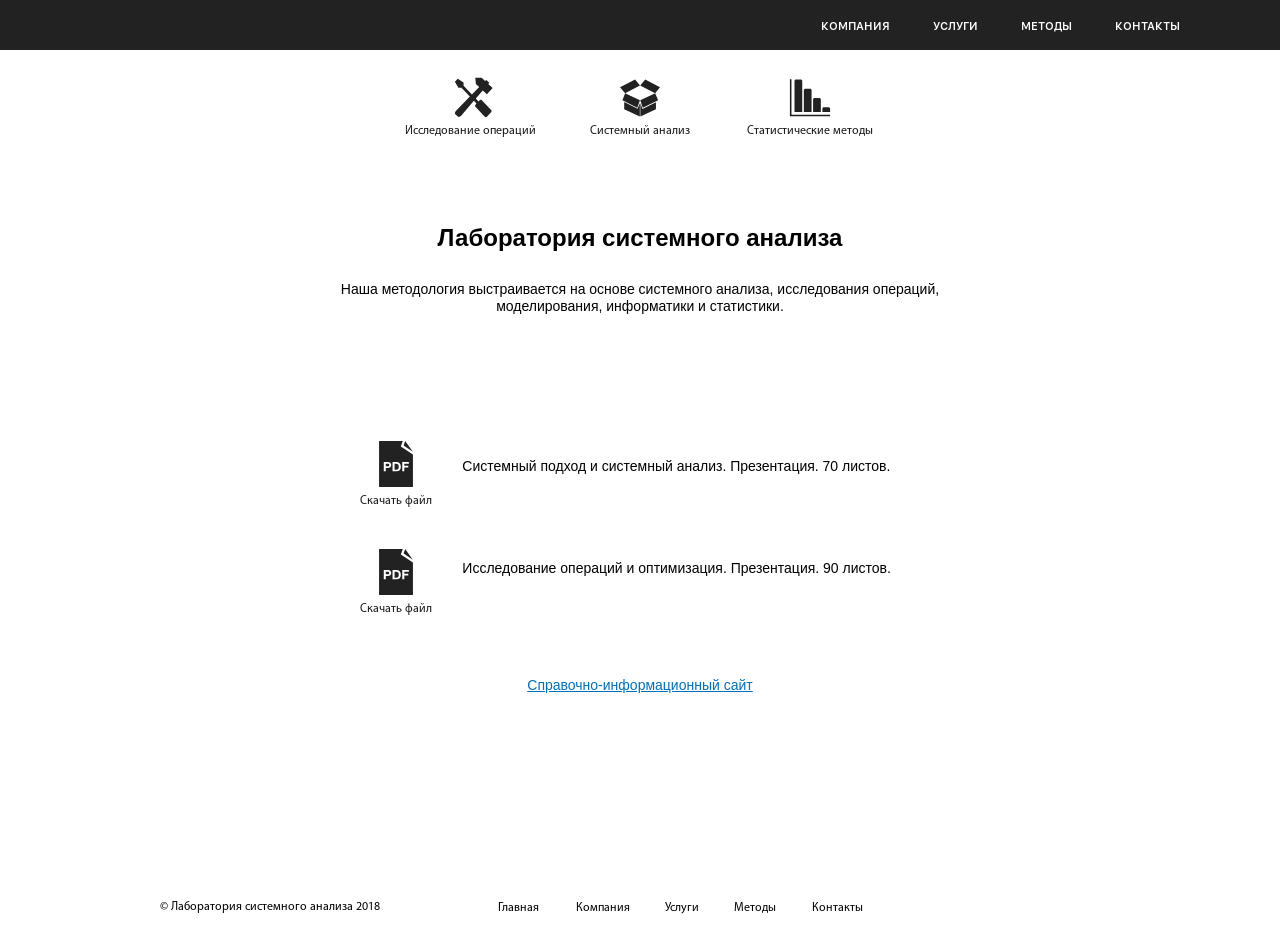
<file: methods.html>
<!DOCTYPE html>
<html class="nojs html css_verticalspacer" lang="ru-RU">
 <head>

  <meta http-equiv="content-language" content="ru"/><!-- custom meta -->
  <meta http-equiv="Content-type" content="text/html;charset=UTF-8"/>
  <meta name="description" content="Лаборатория системного анализа. Наша методология выстраивается на основе системного анализа, исследования операций, моделирования, информатики,&nbsp; статистики. "/>
  <meta name="keywords" content="Лаборатория системного анализа, Системный анализ, Исследование операций, Статистические методы, Моделирования, Презентация"/>
  <meta name="generator" content="2017.0.3.363"/>
  <meta property="og:title" content="Наши контакты"/><!-- custom meta -->
  <meta property="og:type" content="website"/><!-- custom meta -->
  <meta property="og:url" content="https://system-laboratory.ru/methods.html"/><!-- custom meta -->
  <meta property="og:image" content="https://system-laboratory.ru/assets/image_04.jpg"/><!-- custom meta -->
  <meta property="og:description" content="Лаборатория системного анализа. Наша методология выстраивается на основе системного анализа, исследования операций, моделирования, информатики,  статистики. "/><!-- custom meta -->
  <meta property="og:site_name" content="system-laboratory.ru"/><!-- custom meta -->
  <meta name="robots" content="follow"/><!-- custom meta -->
  <meta name="revisit" content="7=7"/><!-- custom meta -->
  <meta name="viewport" content="width=device-width, initial-scale=1.0"/>
  
  <script type="text/javascript">
   // Update the 'nojs'/'js' class on the html node
document.documentElement.className = document.documentElement.className.replace(/\bnojs\b/g, 'js');

// Check that all required assets are uploaded and up-to-date
if(typeof Muse == "undefined") window.Muse = {}; window.Muse.assets = {"required":["museutils.js", "museconfig.js", "jquery.musemenu.js", "jquery.watch.js", "webpro.js", "musewpdisclosure.js", "jquery.museresponsive.js", "require.js", "jquery.musepolyfill.bgsize.js", "methods.css"], "outOfDate":[]};
</script>
  
  <link rel="shortcut icon" href="images/favicon.ico?crc=217876451"/>
  <title>Методы — Лаборатория системного анализа</title>
  <!-- CSS -->
  <link rel="stylesheet" type="text/css" href="css/site_global.css?crc=3895645853"/>
  <link rel="stylesheet" type="text/css" href="css/master_______-_3.css?crc=277714323"/>
  <link rel="stylesheet" type="text/css" href="css/methods.css?crc=503506692" id="pagesheet"/>
  <!-- IE-only CSS -->
  <!--[if lt IE 9]>
  <link rel="stylesheet" type="text/css" href="css/iefonts_methods.css?crc=253168516"/>
  <link rel="stylesheet" type="text/css" href="css/nomq_preview_master_______-_3.css?crc=518342793"/>
  <link rel="stylesheet" type="text/css" href="css/nomq_methods.css?crc=4291933809" id="nomq_pagesheet"/>
  <![endif]-->
  <!-- Other scripts -->
  <script type="text/javascript">
   var __adobewebfontsappname__ = "muse";
</script>
  <!-- JS includes -->
  <script src="https://webfonts.creativecloud.com/pt-sans:n7,n4:all.js" type="text/javascript"></script>
  <!--[if lt IE 9]>
  <script src="scripts/html5shiv.js?crc=4241844378" type="text/javascript"></script>
  <![endif]-->
    <!--custom head HTML-->
  <script>
  (function(i,s,o,g,r,a,m){i['GoogleAnalyticsObject']=r;i[r]=i[r]||function(){
  (i[r].q=i[r].q||[]).push(arguments)},i[r].l=1*new Date();a=s.createElement(o),
  m=s.getElementsByTagName(o)[0];a.async=1;a.src=g;m.parentNode.insertBefore(a,m)
  })(window,document,'script','https://www.google-analytics.com/analytics.js','ga');

  ga('create', 'UA-102547958-2', 'auto');
  ga('send', 'pageview');

</script>
<!-- Yandex.Metrika counter -->
<script type="text/javascript" >
    (function (d, w, c) {
        (w[c] = w[c] || []).push(function() {
            try {
                w.yaCounter45293388 = new Ya.Metrika({
                    id:45293388,
                    clickmap:true,
                    trackLinks:true,
                    accurateTrackBounce:true,
                    webvisor:true,
                    trackHash:true
                });
            } catch(e) { }
        });

        var n = d.getElementsByTagName("script")[0],
            s = d.createElement("script"),
            f = function () { n.parentNode.insertBefore(s, n); };
        s.type = "text/javascript";
        s.async = true;
        s.src = "https://mc.yandex.ru/metrika/watch.js";

        if (w.opera == "[object Opera]") {
            d.addEventListener("DOMContentLoaded", f, false);
        } else { f(); }
    })(document, window, "yandex_metrika_callbacks");
</script>
<noscript><div><img src="https://mc.yandex.ru/watch/45293388" style="position:absolute; left:-9999px;" alt="" /></div></noscript>
<!-- /Yandex.Metrika counter -->
<html lang="ru" itemscope itemtype="http://schema.org/WebPage">


<!-- Schema.org data | Generated by SeoLik.ru -->
<meta itemprop="name"  content="Лаборатория системного анализа">
<meta itemprop="description" name="description" content="Лаборатория системного анализа. Наша методология выстраивается на основе системного анализа, исследования операций, моделирования, информатики,  статистики. ">
<meta itemprop="image" name="image" content="https://system-laboratory.ru/assets/image_04.jpg">

<!-- Twitter Card data | Generated by SeoLik.ru -->
<meta name="twitter:card" content="summary_large_image">
<meta name="twitter:site" content="@SystemlabRu">
<meta name="twitter:title" content="Методы">
<meta name="twitter:description" content="Лаборатория системного анализа. Наша методология выстраивается на основе системного анализа, исследования операций, моделирования, информатики,  статистики. ">
<meta name="twitter:creator" content="@SystemlabRu">
<meta name="twitter:image" content="https://system-laboratory.ru/assets/image_04.jpg">

<!-- Open Graph data | Generated by SeoLik.ru -->
<meta property="og:locale" content="ru_RU">
<!-- Image for Social | Generated by SeoLik.ru -->
<link rel="image_src" href="https://system-laboratory.ru/assets/image_04.jpg">


<script type='application/ld+json'> 
{
  "@context": "http://www.schema.org",
  "@type": "WebSite",
  "name": "Лаборатория системного анализа",
  "url": "https://system-laboratory.ru/"
}
 </script>

<script type="application/ld+json">
{
  "@context" : "http://schema.org",
  "@type" : "Organization",
  "name" : "Лаборатория системного анализа",
  "url" : "https://system-laboratory.ru",
  "sameAs" : [
    "https://vk.com/syslabru",
    "https://plus.google.com/115577333916113508924",
    "https://www.facebook.com/systemlabspb",
    "https://twitter.com/SystemlabRu",
    "http://youtube.com/channel/UCl9Ov3q21FTp_EdjvkcYeYw",
    "https://system-laboratory.blogspot.com",
    "https://system-laboratory.tumblr.com",
    "https://www.linkedin.com/company/system-lab",
    "https://www.ok.ru/group/58460052914213",
    "http://systems-analysis.ru/"
  ]
}
</script>

<script type='application/ld+json'> 
{
  "@context": "http://www.schema.org",
  "@type": "Organization",
  "name": "Лаборатория системного анализа",
  "url": "https://system-laboratory.ru",
  "address": {
    "@type": "PostalAddress",
    "streetAddress": "ул. Свеаборгская, д. 13. Помещение 2Н, Офис 1А",
    "addressLocality": "Санкт-Петербург",
    "addressRegion": "196105",
    "addressCountry": "Россия"
  },
  "contactPoint": {
    "@type": "ContactPoint",
    "telephone": "+7-952-268-6640",
    "contactType": "customer service",
    "email": "info@system-laboratory.ru"
  }
}

{
  "@context": "http://schema.org",
  "@type": "Organization",
  "url": "https://system-laboratory.ru/",
  "logo": "https://system-laboratory.ru/assets/logo_b.jpg"
}
 </script>
  <!--/*

*/
-->
 </head>
 <body>

  <div class="breakpoint active" id="bp_infinity" data-min-width="1441"><!-- responsive breakpoint node -->
   <div class="clearfix borderbox" id="page"><!-- column -->
    <div class="position_content" id="page_position_content">
     <div class="browser_width" id="u298261-4-bw">
      <div class="clearfix pinned-colelem" id="u298261-4" data-IBE-flags="txtStyleSrc"><!-- content -->
       <p><span class="actAsDiv normal_text" id="u298262"><!-- content --><span class="MenuBar actAsDiv clearfix" id="menuu298263"><!-- horizontal box --><span class="MenuItemContainer actAsDiv clearfix grpelem" id="u298278"><!-- vertical box --><a class="nonblock nontext MenuItem MenuItemWithSubMenu actAsDiv clearfix colelem" id="u298279" href="company.html" data-href="page:U105"><!-- horizontal box --><span class="MenuItemLabel NoWrap actAsDiv clearfix grpelem" id="u298282-4"><!-- content --><span class="actAsPara shared_content" id="u298282-2" data-content-guid="u298282-2_content"><span id="u298282">КОМПАНИЯ</span></span></span></a></span><span class="MenuItemContainer actAsDiv clearfix grpelem" id="u298285"><!-- vertical box --><a class="nonblock nontext MenuItem MenuItemWithSubMenu actAsDiv clearfix colelem" id="u298286" href="services.html" data-href="page:U117"><!-- horizontal box --><span class="MenuItemLabel NoWrap actAsDiv clearfix grpelem" id="u298288-4"><!-- content --><span class="actAsPara shared_content" id="u298288-2" data-content-guid="u298288-2_content"><span id="u298288">УСЛУГИ</span></span></span></a></span><span class="MenuItemContainer actAsDiv clearfix grpelem" id="u298271"><!-- vertical box --><a class="nonblock nontext MenuItem MenuItemWithSubMenu MuseMenuActive actAsDiv clearfix colelem" id="u298274" href="methods.html" data-href="page:U129"><!-- horizontal box --><span class="MenuItemLabel NoWrap actAsDiv clearfix grpelem" id="u298276-4"><!-- content --><span class="actAsPara shared_content" id="u298276-2" data-content-guid="u298276-2_content"><span id="u298276">МЕТОДЫ</span></span></span></a></span><span class="MenuItemContainer actAsDiv clearfix grpelem" id="u298264"><!-- vertical box --><a class="nonblock nontext MenuItem MenuItemWithSubMenu actAsDiv clearfix colelem" id="u298265" href="contact.html" data-href="page:U141"><!-- horizontal box --><span class="MenuItemLabel NoWrap actAsDiv clearfix grpelem" id="u298266-4"><!-- content --><span class="actAsPara shared_content" id="u298266-2" data-content-guid="u298266-2_content"><span id="u298266">КОНТАКТЫ</span></span></span></a></span></span></span><span class="shared_content" data-content-guid="u298261-4_0_1_content"></span></p>
      </div>
     </div>
     <div class="clearfix colelem shared_content" id="pbuttonu21081" data-content-guid="pbuttonu21081_content"><!-- group -->
      <!-- m_editable region-id="editable-static-tag-U21081" template="methods.html" data-type="html" data-ice-options="clickable" data-ice-editable="link" -->
      <a class="nonblock nontext Button clearfix grpelem" id="buttonu21081" href="operation.html" data-href="page:U21936" data-muse-uid="U21081"><!-- container box --><div class="museBGSize colelem" id="u21082"><!-- simple frame --></div><!-- m_editable region-id="editable-static-tag-U21083-BP_infinity" template="methods.html" data-type="html" data-ice-options="disableImageResize,link" --><div class="clearfix colelem" id="u21083-4" data-muse-uid="U21083" data-muse-type="txt_frame"><!-- content --><h2>Исследование операций</h2></div><!-- /m_editable --></a>
      <!-- /m_editable -->
      <!-- m_editable region-id="editable-static-tag-U21084" template="methods.html" data-type="html" data-ice-options="clickable" data-ice-editable="link" -->
      <a class="nonblock nontext Button clearfix grpelem" id="buttonu21084" href="system.html" data-href="page:U22032" data-muse-uid="U21084"><!-- container box --><div class="museBGSize colelem" id="u21085"><!-- simple frame --></div><!-- m_editable region-id="editable-static-tag-U21086-BP_infinity" template="methods.html" data-type="html" data-ice-options="disableImageResize,link" --><div class="clearfix colelem" id="u21086-4" data-muse-uid="U21086" data-muse-type="txt_frame"><!-- content --><h2>Системный анализ</h2></div><!-- /m_editable --></a>
      <!-- /m_editable -->
      <!-- m_editable region-id="editable-static-tag-U21087" template="methods.html" data-type="html" data-ice-options="clickable" data-ice-editable="link" -->
      <a class="nonblock nontext Button clearfix grpelem" id="buttonu21087" href="statistical_method.html" data-href="page:U21984" data-muse-uid="U21087"><!-- container box --><div class="museBGSize colelem" id="u21088"><!-- simple frame --></div><!-- m_editable region-id="editable-static-tag-U21089-BP_infinity" template="methods.html" data-type="html" data-ice-options="disableImageResize,link" --><div class="clearfix colelem" id="u21089-4" data-muse-uid="U21089" data-muse-type="txt_frame"><!-- content --><p>Статистические методы</p></div><!-- /m_editable --></a>
      <!-- /m_editable -->
     </div>
     <!-- m_editable region-id="editable-static-tag-U170737-BP_infinity" template="methods.html" data-type="html" data-ice-options="disableImageResize,link,txtStyleTarget" -->
     <div class="clearfix colelem shared_content" id="u170737-7" data-muse-uid="U170737" data-muse-type="txt_frame" data-IBE-flags="txtStyleSrc" data-content-guid="u170737-7_content"><!-- content -->
      <h1 id="u170737-2">Лаборатория системного анализа</h1>
      <p id="u170737-3">&nbsp;</p>
      <p id="u170737-5">Наша методология выстраивается на основе системного анализа, исследования операций, моделирования, информатики и статистики.</p>
     </div>
     <!-- /m_editable -->
     <div class="clearfix colelem shared_content" id="ppbuttonu169206" data-content-guid="ppbuttonu169206_content"><!-- group -->
      <div class="clearfix grpelem" id="pbuttonu169206"><!-- column -->
       <!-- m_editable region-id="editable-static-tag-U169206" template="methods.html" data-type="html" data-ice-options="clickable" data-ice-editable="link" -->
       <a class="nonblock nontext Button clearfix colelem shared_content" id="buttonu169206" href="assets/systems_analysis.pdf" data-href="upload:U242589" title="Системный подход и системный анализ" data-muse-uid="U169206" data-content-guid="buttonu169206_content"><!-- container box --><div class="museBGSize colelem" id="u169208"><!-- simple frame --></div><!-- m_editable region-id="editable-static-tag-U169207-BP_infinity" template="methods.html" data-type="html" data-ice-options="disableImageResize,link" --><div class="clearfix colelem" id="u169207-4" data-muse-uid="U169207" data-muse-type="txt_frame"><!-- content --><p>Скачать файл</p></div><!-- /m_editable --></a>
       <!-- /m_editable -->
       <!-- m_editable region-id="editable-static-tag-U169229" template="methods.html" data-type="html" data-ice-options="clickable" data-ice-editable="link" -->
       <a class="nonblock nontext Button clearfix colelem" id="buttonu169229" href="assets/operations_research.pdf" data-href="upload:U242591" title="Исследование операций и оптимизация" data-muse-uid="U169229"><!-- container box --><div class="museBGSize colelem shared_content" id="u169231" data-content-guid="u169231_content"><!-- simple frame --></div><!-- m_editable region-id="editable-static-tag-U169230-BP_infinity" template="methods.html" data-type="html" data-ice-options="disableImageResize,link" --><div class="clearfix colelem shared_content" id="u169230-4" data-muse-uid="U169230" data-muse-type="txt_frame" data-content-guid="u169230-4_content"><!-- content --><p>Скачать файл</p></div><!-- /m_editable --></a>
       <!-- /m_editable -->
      </div>
      <!-- m_editable region-id="editable-static-tag-U169252-BP_infinity" template="methods.html" data-type="html" data-ice-options="disableImageResize,link,txtStyleTarget" -->
      <div class="clearfix grpelem" id="u169252-12" data-muse-uid="U169252" data-muse-type="txt_frame" data-IBE-flags="txtStyleSrc"><!-- content -->
       <p id="u169252">&nbsp;</p>
       <p id="u169252-3">Системный подход и системный анализ. Презентация. 70 листов.</p>
       <p id="u169252-4">&nbsp;</p>
       <p id="u169252-5">&nbsp;</p>
       <p id="u169252-6">&nbsp;</p>
       <p id="u169252-7">&nbsp;</p>
       <p id="u169252-8">&nbsp;</p>
       <p id="u169252-10">Исследование операций и оптимизация. Презентация. 90 листов.</p>
      </div>
      <!-- /m_editable -->
     </div>
     <div class="browser_width colelem shared_content" id="u331456-7-bw" data-content-guid="u331456-7-bw_content">
      <!-- m_editable region-id="editable-static-tag-U331456-BP_infinity" template="methods.html" data-type="html" data-ice-options="disableImageResize,link,txtStyleTarget" -->
      <div class="ts4 clearfix" id="u331456-7" data-muse-uid="U331456" data-muse-type="txt_frame" data-IBE-flags="txtStyleSrc"><!-- content -->
       <p><a class="nonblock" href="http://systems-analysis.ru/" target="_blank">Справочно-информационный сайт</a></p>
       <p>&nbsp;</p>
       <p>&nbsp;</p>
      </div>
      <!-- /m_editable -->
     </div>
     <div class="verticalspacer" data-offset-top="830" data-content-above-spacer="830" data-content-below-spacer="0"></div>
     <div class="browser_width colelem" id="u266614-4-bw">
      <div class="clearfix" id="u266614-4" data-IBE-flags="txtStyleSrc"><!-- content -->
       <p><span class="actAsDiv normal_text" id="u266652"><!-- content --><span class="actAsDiv clearfix" id="u266653-4" data-IBE-flags="txtStyleSrc"><!-- content --><span class="actAsPara" id="u266653-2">© Лаборатория системного анализа 2018</span></span></span><span class="actAsDiv normal_text" id="u266615"><!-- content --><span class="MenuBar actAsDiv clearfix" id="menuu266616"><!-- horizontal box --><span class="MenuItemContainer actAsDiv clearfix grpelem" id="u266617"><!-- vertical box --><a class="nonblock nontext MenuItem MenuItemWithSubMenu actAsDiv clearfix colelem" id="u266620" href="index.html" data-href="page:U93"><!-- horizontal box --><span class="MenuItemLabel NoWrap actAsDiv clearfix grpelem" id="u266621-4" data-IBE-flags="txtStyleSrc"><!-- content --><span class="actAsPara">Главная</span></span></a></span><span class="MenuItemContainer actAsDiv clearfix grpelem" id="u266624"><!-- vertical box --><a class="nonblock nontext MenuItem MenuItemWithSubMenu actAsDiv clearfix colelem" id="u266627" href="company.html" data-href="page:U105"><!-- horizontal box --><span class="MenuItemLabel NoWrap actAsDiv clearfix grpelem" id="u266628-4" data-IBE-flags="txtStyleSrc"><!-- content --><span class="actAsPara">Компания</span></span></a></span><span class="MenuItemContainer actAsDiv clearfix grpelem" id="u266631"><!-- vertical box --><a class="nonblock nontext MenuItem MenuItemWithSubMenu actAsDiv clearfix colelem" id="u266632" href="services.html" data-href="page:U117"><!-- horizontal box --><span class="MenuItemLabel NoWrap actAsDiv clearfix grpelem" id="u266635-4" data-IBE-flags="txtStyleSrc"><!-- content --><span class="actAsPara">Услуги</span></span></a></span><span class="MenuItemContainer actAsDiv clearfix grpelem" id="u266638"><!-- vertical box --><a class="nonblock nontext MenuItem MenuItemWithSubMenu MuseMenuActive actAsDiv clearfix colelem" id="u266641" href="methods.html" data-href="page:U129"><!-- horizontal box --><span class="MenuItemLabel NoWrap actAsDiv clearfix grpelem" id="u266642-4" data-IBE-flags="txtStyleSrc"><!-- content --><span class="actAsPara">Методы</span></span></a></span><span class="MenuItemContainer actAsDiv clearfix grpelem" id="u266645"><!-- vertical box --><a class="nonblock nontext MenuItem MenuItemWithSubMenu actAsDiv clearfix colelem" id="u266646" href="contact.html" data-href="page:U141"><!-- horizontal box --><span class="MenuItemLabel NoWrap actAsDiv clearfix grpelem" id="u266649-4" data-IBE-flags="txtStyleSrc"><!-- content --><span class="actAsPara">Контакты</span></span></a></span></span></span><span></span></p>
      </div>
     </div>
    </div>
   </div>
  </div>
  <div class="breakpoint" id="bp_1440" data-min-width="961" data-max-width="1440"><!-- responsive breakpoint node -->
   <div class="clearfix borderbox temp_no_id" data-orig-id="page"><!-- column -->
    <div class="position_content temp_no_id" data-orig-id="page_position_content">
     <div class="browser_width colelem temp_no_id" data-orig-id="u298261-4-bw">
      <div class="clearfix temp_no_id" data-IBE-flags="txtStyleSrc" data-orig-id="u298261-4"><!-- content -->
       <p><span class="actAsDiv normal_text temp_no_id" data-orig-id="u298262"><!-- content --><span class="MenuBar actAsDiv clearfix temp_no_id" data-orig-id="menuu298263"><!-- horizontal box --><span class="MenuItemContainer actAsDiv clearfix grpelem temp_no_id" data-orig-id="u298278"><!-- vertical box --><a class="nonblock nontext MenuItem MenuItemWithSubMenu actAsDiv clearfix colelem temp_no_id" href="company.html" data-href="page:U105" data-orig-id="u298279"><!-- horizontal box --><span class="MenuItemLabel NoWrap actAsDiv clearfix grpelem temp_no_id" data-orig-id="u298282-4"><!-- content --><span class="actAsPara placeholder" data-placeholder-for="u298282-2_content"><!-- placeholder node --></span></span></a></span><span class="MenuItemContainer actAsDiv clearfix grpelem temp_no_id" data-orig-id="u298285"><!-- vertical box --><a class="nonblock nontext MenuItem MenuItemWithSubMenu actAsDiv clearfix colelem temp_no_id" href="services.html" data-href="page:U117" data-orig-id="u298286"><!-- horizontal box --><span class="MenuItemLabel NoWrap actAsDiv clearfix grpelem temp_no_id" data-orig-id="u298288-4"><!-- content --><span class="actAsPara placeholder" data-placeholder-for="u298288-2_content"><!-- placeholder node --></span></span></a></span><span class="MenuItemContainer actAsDiv clearfix grpelem temp_no_id" data-orig-id="u298271"><!-- vertical box --><a class="nonblock nontext MenuItem MenuItemWithSubMenu MuseMenuActive actAsDiv clearfix colelem temp_no_id" href="methods.html" data-href="page:U129" data-orig-id="u298274"><!-- horizontal box --><span class="MenuItemLabel NoWrap actAsDiv clearfix grpelem temp_no_id" data-orig-id="u298276-4"><!-- content --><span class="actAsPara placeholder" data-placeholder-for="u298276-2_content"><!-- placeholder node --></span></span></a></span><span class="MenuItemContainer actAsDiv clearfix grpelem temp_no_id" data-orig-id="u298264"><!-- vertical box --><a class="nonblock nontext MenuItem MenuItemWithSubMenu actAsDiv clearfix colelem temp_no_id" href="contact.html" data-href="page:U141" data-orig-id="u298265"><!-- horizontal box --><span class="MenuItemLabel NoWrap actAsDiv clearfix grpelem temp_no_id" data-orig-id="u298266-4"><!-- content --><span class="actAsPara placeholder" data-placeholder-for="u298266-2_content"><!-- placeholder node --></span></span></a></span></span></span><span class="placeholder" data-placeholder-for="u298261-4_0_1_content"><!-- placeholder node --></span></p>
      </div>
     </div>
     <span class="clearfix colelem placeholder" data-placeholder-for="pbuttonu21081_content"><!-- placeholder node --></span>
     <!-- m_editable region-id="editable-static-tag-U170737-BP_1440" template="methods.html" data-type="html" data-ice-options="disableImageResize,link,txtStyleTarget" -->
     <span class="clearfix colelem placeholder" data-placeholder-for="u170737-7_content"><!-- placeholder node --></span>
     <!-- /m_editable -->
     <span class="clearfix colelem placeholder" data-placeholder-for="ppbuttonu169206_content"><!-- placeholder node --></span>
     <span class="browser_width colelem placeholder" data-placeholder-for="u331456-7-bw_content"><!-- placeholder node --></span>
     <div class="verticalspacer" data-offset-top="805" data-content-above-spacer="805" data-content-below-spacer="0"></div>
     <div class="browser_width colelem" id="u265546-4-bw">
      <div class="clearfix" id="u265546-4" data-IBE-flags="txtStyleSrc"><!-- content -->
       <p><span class="actAsDiv normal_text" id="u265584"><!-- content --><span class="actAsDiv clearfix" id="u265585-4" data-IBE-flags="txtStyleSrc"><!-- content --><span class="actAsPara" id="u265585-2">© Лаборатория системного анализа 2018</span></span></span><span class="actAsDiv normal_text" id="u265547"><!-- content --><span class="MenuBar actAsDiv clearfix" id="menuu265548"><!-- horizontal box --><span class="MenuItemContainer actAsDiv clearfix grpelem" id="u265549"><!-- vertical box --><a class="nonblock nontext MenuItem MenuItemWithSubMenu actAsDiv clearfix colelem" id="u265550" href="index.html" data-href="page:U93"><!-- horizontal box --><span class="MenuItemLabel NoWrap actAsDiv clearfix grpelem" id="u265553-4" data-IBE-flags="txtStyleSrc"><!-- content --><span class="actAsPara">Главная</span></span></a></span><span class="MenuItemContainer actAsDiv clearfix grpelem" id="u265563"><!-- vertical box --><a class="nonblock nontext MenuItem MenuItemWithSubMenu actAsDiv clearfix colelem" id="u265566" href="company.html" data-href="page:U105"><!-- horizontal box --><span class="MenuItemLabel NoWrap actAsDiv clearfix grpelem" id="u265569-4" data-IBE-flags="txtStyleSrc"><!-- content --><span class="actAsPara">Компания</span></span></a></span><span class="MenuItemContainer actAsDiv clearfix grpelem" id="u265570"><!-- vertical box --><a class="nonblock nontext MenuItem MenuItemWithSubMenu actAsDiv clearfix colelem" id="u265573" href="services.html" data-href="page:U117"><!-- horizontal box --><span class="MenuItemLabel NoWrap actAsDiv clearfix grpelem" id="u265576-4" data-IBE-flags="txtStyleSrc"><!-- content --><span class="actAsPara">Услуги</span></span></a></span><span class="MenuItemContainer actAsDiv clearfix grpelem" id="u265577"><!-- vertical box --><a class="nonblock nontext MenuItem MenuItemWithSubMenu MuseMenuActive actAsDiv clearfix colelem" id="u265578" href="methods.html" data-href="page:U129"><!-- horizontal box --><span class="MenuItemLabel NoWrap actAsDiv clearfix grpelem" id="u265581-4" data-IBE-flags="txtStyleSrc"><!-- content --><span class="actAsPara">Методы</span></span></a></span><span class="MenuItemContainer actAsDiv clearfix grpelem" id="u265556"><!-- vertical box --><a class="nonblock nontext MenuItem MenuItemWithSubMenu actAsDiv clearfix colelem" id="u265559" href="contact.html" data-href="page:U141"><!-- horizontal box --><span class="MenuItemLabel NoWrap actAsDiv clearfix grpelem" id="u265562-4" data-IBE-flags="txtStyleSrc"><!-- content --><span class="actAsPara">Контакты</span></span></a></span></span></span><span></span></p>
      </div>
     </div>
    </div>
   </div>
  </div>
  <div class="breakpoint" id="bp_960" data-min-width="801" data-max-width="960"><!-- responsive breakpoint node -->
   <div class="clearfix borderbox temp_no_id" data-orig-id="page"><!-- column -->
    <div class="position_content temp_no_id" data-orig-id="page_position_content">
     <div class="browser_width temp_no_id" data-orig-id="u298261-4-bw">
      <div class="clearfix pinned-colelem temp_no_id" data-IBE-flags="txtStyleSrc" data-orig-id="u298261-4"><!-- content -->
       <p><span class="actAsDiv normal_text temp_no_id" data-orig-id="u298262"><!-- content --><span class="MenuBar actAsDiv clearfix temp_no_id" data-orig-id="menuu298263"><!-- horizontal box --><span class="MenuItemContainer actAsDiv clearfix grpelem temp_no_id" data-orig-id="u298278"><!-- vertical box --><a class="nonblock nontext MenuItem MenuItemWithSubMenu actAsDiv clearfix colelem temp_no_id" href="company.html" data-href="page:U105" data-orig-id="u298279"><!-- horizontal box --><span class="MenuItemLabel NoWrap actAsDiv clearfix grpelem temp_no_id" data-orig-id="u298282-4"><!-- content --><span class="actAsPara placeholder" data-placeholder-for="u298282-2_content"><!-- placeholder node --></span></span></a></span><span class="MenuItemContainer actAsDiv clearfix grpelem temp_no_id" data-orig-id="u298285"><!-- vertical box --><a class="nonblock nontext MenuItem MenuItemWithSubMenu actAsDiv clearfix colelem temp_no_id" href="services.html" data-href="page:U117" data-orig-id="u298286"><!-- horizontal box --><span class="MenuItemLabel NoWrap actAsDiv clearfix grpelem temp_no_id" data-orig-id="u298288-4"><!-- content --><span class="actAsPara placeholder" data-placeholder-for="u298288-2_content"><!-- placeholder node --></span></span></a></span><span class="MenuItemContainer actAsDiv clearfix grpelem temp_no_id" data-orig-id="u298271"><!-- vertical box --><a class="nonblock nontext MenuItem MenuItemWithSubMenu MuseMenuActive actAsDiv clearfix colelem temp_no_id" href="methods.html" data-href="page:U129" data-orig-id="u298274"><!-- horizontal box --><span class="MenuItemLabel NoWrap actAsDiv clearfix grpelem temp_no_id" data-orig-id="u298276-4"><!-- content --><span class="actAsPara placeholder" data-placeholder-for="u298276-2_content"><!-- placeholder node --></span></span></a></span><span class="MenuItemContainer actAsDiv clearfix grpelem temp_no_id" data-orig-id="u298264"><!-- vertical box --><a class="nonblock nontext MenuItem MenuItemWithSubMenu actAsDiv clearfix colelem temp_no_id" href="contact.html" data-href="page:U141" data-orig-id="u298265"><!-- horizontal box --><span class="MenuItemLabel NoWrap actAsDiv clearfix grpelem temp_no_id" data-orig-id="u298266-4"><!-- content --><span class="actAsPara placeholder" data-placeholder-for="u298266-2_content"><!-- placeholder node --></span></span></a></span></span></span><span class="placeholder" data-placeholder-for="u298261-4_0_1_content"><!-- placeholder node --></span></p>
      </div>
     </div>
     <span class="clearfix colelem placeholder" data-placeholder-for="pbuttonu21081_content"><!-- placeholder node --></span>
     <!-- m_editable region-id="editable-static-tag-U170737-BP_960" template="methods.html" data-type="html" data-ice-options="disableImageResize,link,txtStyleTarget" -->
     <span class="clearfix colelem placeholder" data-placeholder-for="u170737-7_content"><!-- placeholder node --></span>
     <!-- /m_editable -->
     <span class="clearfix colelem placeholder" data-placeholder-for="ppbuttonu169206_content"><!-- placeholder node --></span>
     <span class="browser_width colelem placeholder" data-placeholder-for="u331456-7-bw_content"><!-- placeholder node --></span>
     <div class="verticalspacer shared_content" data-offset-top="788" data-content-above-spacer="788" data-content-below-spacer="0" data-content-guid="page_position_content_7_content"></div>
     <div class="browser_width colelem" id="u266071-4-bw">
      <div class="clearfix" id="u266071-4" data-IBE-flags="txtStyleSrc"><!-- content -->
       <p><span class="actAsDiv normal_text" id="u266109"><!-- content --><span class="actAsDiv clearfix" id="u266110-4" data-IBE-flags="txtStyleSrc"><!-- content --><span class="actAsPara" id="u266110-2">© Лаборатория системного анализа 2018</span></span></span><span class="actAsDiv normal_text" id="u266072"><!-- content --><span class="MenuBar actAsDiv clearfix" id="menuu266073"><!-- horizontal box --><span class="MenuItemContainer actAsDiv clearfix grpelem" id="u266074"><!-- vertical box --><a class="nonblock nontext MenuItem MenuItemWithSubMenu actAsDiv clearfix colelem" id="u266077" href="index.html" data-href="page:U93"><!-- horizontal box --><span class="MenuItemLabel NoWrap actAsDiv clearfix grpelem" id="u266080-4" data-IBE-flags="txtStyleSrc"><!-- content --><span class="actAsPara">Главная</span></span></a></span><span class="MenuItemContainer actAsDiv clearfix grpelem" id="u266088"><!-- vertical box --><a class="nonblock nontext MenuItem MenuItemWithSubMenu actAsDiv clearfix colelem" id="u266091" href="company.html" data-href="page:U105"><!-- horizontal box --><span class="MenuItemLabel NoWrap actAsDiv clearfix grpelem" id="u266093-4" data-IBE-flags="txtStyleSrc"><!-- content --><span class="actAsPara">Компания</span></span></a></span><span class="MenuItemContainer actAsDiv clearfix grpelem" id="u266081"><!-- vertical box --><a class="nonblock nontext MenuItem MenuItemWithSubMenu actAsDiv clearfix colelem" id="u266084" href="services.html" data-href="page:U117"><!-- horizontal box --><span class="MenuItemLabel NoWrap actAsDiv clearfix grpelem" id="u266085-4" data-IBE-flags="txtStyleSrc"><!-- content --><span class="actAsPara">Услуги</span></span></a></span><span class="MenuItemContainer actAsDiv clearfix grpelem" id="u266095"><!-- vertical box --><a class="nonblock nontext MenuItem MenuItemWithSubMenu MuseMenuActive actAsDiv clearfix colelem" id="u266098" href="methods.html" data-href="page:U129"><!-- horizontal box --><span class="MenuItemLabel NoWrap actAsDiv clearfix grpelem" id="u266099-4" data-IBE-flags="txtStyleSrc"><!-- content --><span class="actAsPara">Методы</span></span></a></span><span class="MenuItemContainer actAsDiv clearfix grpelem" id="u266102"><!-- vertical box --><a class="nonblock nontext MenuItem MenuItemWithSubMenu actAsDiv clearfix colelem" id="u266105" href="contact.html" data-href="page:U141"><!-- horizontal box --><span class="MenuItemLabel NoWrap actAsDiv clearfix grpelem" id="u266107-4" data-IBE-flags="txtStyleSrc"><!-- content --><span class="actAsPara">Контакты</span></span></a></span></span></span><span></span></p>
      </div>
     </div>
    </div>
   </div>
  </div>
  <div class="breakpoint" id="bp_800" data-min-width="641" data-max-width="800"><!-- responsive breakpoint node -->
   <div class="clearfix borderbox temp_no_id" data-orig-id="page"><!-- column -->
    <div class="position_content temp_no_id" data-orig-id="page_position_content">
     <div class="browser_width temp_no_id" data-orig-id="u298261-4-bw">
      <div class="clearfix pinned-colelem temp_no_id" data-IBE-flags="txtStyleSrc" data-orig-id="u298261-4"><!-- content -->
       <p><span class="actAsDiv normal_text temp_no_id" data-orig-id="u298262"><!-- content --><span class="MenuBar actAsDiv clearfix temp_no_id" data-orig-id="menuu298263"><!-- horizontal box --><span class="MenuItemContainer actAsDiv clearfix grpelem temp_no_id" data-orig-id="u298278"><!-- vertical box --><a class="nonblock nontext MenuItem MenuItemWithSubMenu actAsDiv clearfix colelem temp_no_id" href="company.html" data-href="page:U105" data-orig-id="u298279"><!-- horizontal box --><span class="MenuItemLabel NoWrap actAsDiv clearfix grpelem temp_no_id" data-orig-id="u298282-4"><!-- content --><span class="actAsPara placeholder" data-placeholder-for="u298282-2_content"><!-- placeholder node --></span></span></a></span><span class="MenuItemContainer actAsDiv clearfix grpelem temp_no_id" data-orig-id="u298285"><!-- vertical box --><a class="nonblock nontext MenuItem MenuItemWithSubMenu actAsDiv clearfix colelem temp_no_id" href="services.html" data-href="page:U117" data-orig-id="u298286"><!-- horizontal box --><span class="MenuItemLabel NoWrap actAsDiv clearfix grpelem temp_no_id" data-orig-id="u298288-4"><!-- content --><span class="actAsPara placeholder" data-placeholder-for="u298288-2_content"><!-- placeholder node --></span></span></a></span><span class="MenuItemContainer actAsDiv clearfix grpelem temp_no_id" data-orig-id="u298271"><!-- vertical box --><a class="nonblock nontext MenuItem MenuItemWithSubMenu MuseMenuActive actAsDiv clearfix colelem temp_no_id" href="methods.html" data-href="page:U129" data-orig-id="u298274"><!-- horizontal box --><span class="MenuItemLabel NoWrap actAsDiv clearfix grpelem temp_no_id" data-orig-id="u298276-4"><!-- content --><span class="actAsPara placeholder" data-placeholder-for="u298276-2_content"><!-- placeholder node --></span></span></a></span><span class="MenuItemContainer actAsDiv clearfix grpelem temp_no_id" data-orig-id="u298264"><!-- vertical box --><a class="nonblock nontext MenuItem MenuItemWithSubMenu actAsDiv clearfix colelem temp_no_id" href="contact.html" data-href="page:U141" data-orig-id="u298265"><!-- horizontal box --><span class="MenuItemLabel NoWrap actAsDiv clearfix grpelem temp_no_id" data-orig-id="u298266-4"><!-- content --><span class="actAsPara placeholder" data-placeholder-for="u298266-2_content"><!-- placeholder node --></span></span></a></span></span></span><span class="placeholder" data-placeholder-for="u298261-4_0_1_content"><!-- placeholder node --></span></p>
      </div>
     </div>
     <span class="clearfix colelem placeholder" data-placeholder-for="pbuttonu21081_content"><!-- placeholder node --></span>
     <!-- m_editable region-id="editable-static-tag-U170737-BP_800" template="methods.html" data-type="html" data-ice-options="disableImageResize,link,txtStyleTarget" -->
     <span class="clearfix colelem placeholder" data-placeholder-for="u170737-7_content"><!-- placeholder node --></span>
     <!-- /m_editable -->
     <span class="clearfix colelem placeholder" data-placeholder-for="ppbuttonu169206_content"><!-- placeholder node --></span>
     <span class="browser_width colelem placeholder" data-placeholder-for="u331456-7-bw_content"><!-- placeholder node --></span>
     <span class="verticalspacer placeholder" data-placeholder-for="page_position_content_7_content"><!-- placeholder node --></span>
     <div class="browser_width colelem shared_content" id="u266596-4-bw" data-content-guid="u266596-4-bw_content">
      <div class="clearfix" id="u266596-4" data-IBE-flags="txtStyleSrc"><!-- content -->
       <p id="u266596-2">© Лаборатория системного анализа 2018</p>
      </div>
     </div>
    </div>
   </div>
  </div>
  <div class="breakpoint" id="bp_640" data-min-width="481" data-max-width="640"><!-- responsive breakpoint node -->
   <div class="clearfix borderbox temp_no_id" data-orig-id="page"><!-- column -->
    <div class="position_content temp_no_id" data-orig-id="page_position_content">
     <div class="clearfix colelem" id="paccordionu2424"><!-- group -->
      <div class="browser_width grpelem" id="accordionu2424-bw">
       <ul class="AccordionWidget clearfix" id="accordionu2424"><!-- vertical box -->
        <li class="AccordionPanel clearfix colelem100" id="u2433"><!-- vertical box --><div class="AccordionPanelTab clearfix colelem100" id="u2434-3" data-IBE-flags="txtStyleSrc"><!-- content --><p class="shared_content" data-content-guid="u2434-3_0_content">&nbsp;</p></div><div class="AccordionPanelContent disn clearfix colelem100" id="u2435"><!-- group --><nav class="MenuBar clearfix grpelem" id="menuu2888"><!-- vertical box --><div class="MenuItemContainer clearfix colelem" id="u202143"><!-- horizontal box --><a class="nonblock nontext MenuItem MenuItemWithSubMenu clearfix grpelem" id="u202144" href="index.html" data-href="page:U93"><!-- horizontal box --><div class="MenuItemLabel clearfix grpelem" id="u202146-4" data-IBE-flags="txtStyleSrc"><!-- content --><p class="shared_content" data-content-guid="u202146-4_0_content">Главная</p></div></a></div><div class="MenuItemContainer clearfix colelem" id="u2889"><!-- horizontal box --><a class="nonblock nontext MenuItem MenuItemWithSubMenu clearfix grpelem" id="u2890" href="company.html" data-href="page:U105"><!-- horizontal box --><div class="MenuItemLabel clearfix grpelem" id="u2892-4" data-IBE-flags="txtStyleSrc"><!-- content --><p class="shared_content" data-content-guid="u2892-4_0_content">Компания</p></div></a></div><div class="MenuItemContainer clearfix colelem" id="u2963"><!-- horizontal box --><a class="nonblock nontext MenuItem MenuItemWithSubMenu clearfix grpelem" id="u2964" href="services.html" data-href="page:U117"><!-- horizontal box --><div class="MenuItemLabel clearfix grpelem" id="u2967-4" data-IBE-flags="txtStyleSrc"><!-- content --><p class="shared_content" data-content-guid="u2967-4_0_content">Услуги</p></div></a></div><div class="MenuItemContainer clearfix colelem" id="u3023"><!-- horizontal box --><a class="nonblock nontext MenuItem MenuItemWithSubMenu MuseMenuActive clearfix grpelem" id="u3024" href="methods.html" data-href="page:U129"><!-- horizontal box --><div class="MenuItemLabel clearfix grpelem" id="u3027-4" data-IBE-flags="txtStyleSrc"><!-- content --><p class="shared_content" data-content-guid="u3027-4_0_content">Методы</p></div></a></div><div class="MenuItemContainer clearfix colelem" id="u3079"><!-- horizontal box --><a class="nonblock nontext MenuItem MenuItemWithSubMenu clearfix grpelem" id="u3082" href="contact.html" data-href="page:U141"><!-- horizontal box --><div class="MenuItemLabel clearfix grpelem" id="u3084-4" data-IBE-flags="txtStyleSrc"><!-- content --><p class="shared_content" data-content-guid="u3084-4_0_content">Контакты</p></div></a></div></nav></div></li>
       </ul>
      </div>
      <div class="grpelem shared_content" id="u273267" data-content-guid="u273267_content"><!-- simple frame --></div>
     </div>
     <span class="clearfix colelem placeholder" data-placeholder-for="pbuttonu21081_content"><!-- placeholder node --></span>
     <!-- m_editable region-id="editable-static-tag-U170737-BP_640" template="methods.html" data-type="html" data-ice-options="disableImageResize,link,txtStyleTarget" -->
     <span class="clearfix colelem placeholder" data-placeholder-for="u170737-7_content"><!-- placeholder node --></span>
     <!-- /m_editable -->
     <div class="clearfix colelem temp_no_id" data-orig-id="ppbuttonu169206"><!-- group -->
      <div class="clearfix grpelem temp_no_id" data-orig-id="pbuttonu169206"><!-- column -->
       <!-- m_editable region-id="editable-static-tag-U169206" template="methods.html" data-type="html" data-ice-options="clickable" data-ice-editable="link" -->
       <span class="nonblock nontext Button clearfix colelem placeholder" data-placeholder-for="buttonu169206_content"><!-- placeholder node --></span>
       <!-- /m_editable -->
       <a class="nonblock nontext Button clearfix colelem temp_no_id" href="assets/operations_research.pdf" data-href="upload:U242591" title="Исследование операций и оптимизация" data-orig-id="buttonu169229"><!-- container box --><!-- m_editable region-id="editable-static-tag-U169229" template="methods.html" data-type="html" data-ice-options="clickable" data-ice-editable="link" --><div class="position_content" id="buttonu169229_position_content" data-muse-uid="U169229"><span class="museBGSize colelem placeholder" data-placeholder-for="u169231_content"><!-- placeholder node --></span><!-- m_editable region-id="editable-static-tag-U169230-BP_640" template="methods.html" data-type="html" data-ice-options="disableImageResize,link" --><span class="clearfix colelem placeholder" data-placeholder-for="u169230-4_content"><!-- placeholder node --></span><!-- /m_editable --></div><!-- /m_editable --></a>
      </div>
      <!-- m_editable region-id="editable-static-tag-U171640-BP_640" template="methods.html" data-type="html" data-ice-options="disableImageResize,link,txtStyleTarget" -->
      <div class="clearfix grpelem" id="u171640-16" data-muse-uid="U171640" data-muse-type="txt_frame" data-IBE-flags="txtStyleSrc"><!-- content -->
       <p id="u171640-2">Системный подход и системный анализ.</p>
       <p id="u171640-4">Презентация. 70 листов.</p>
       <p id="u171640-5">&nbsp;</p>
       <p id="u171640-6">&nbsp;</p>
       <p id="u171640-7">&nbsp;</p>
       <p id="u171640-8">&nbsp;</p>
       <p id="u171640-9">&nbsp;</p>
       <p id="u171640-10">&nbsp;</p>
       <p id="u171640-12">Исследование операций и оптимизация.</p>
       <p id="u171640-14">Презентация. 90 листов.</p>
      </div>
      <!-- /m_editable -->
     </div>
     <span class="browser_width colelem placeholder" data-placeholder-for="u331456-7-bw_content"><!-- placeholder node --></span>
     <div class="verticalspacer" data-offset-top="788" data-content-above-spacer="787" data-content-below-spacer="0"></div>
     <span class="browser_width colelem placeholder" data-placeholder-for="u266596-4-bw_content"><!-- placeholder node --></span>
    </div>
   </div>
  </div>
  <div class="breakpoint" id="bp_480" data-min-width="321" data-max-width="480"><!-- responsive breakpoint node -->
   <div class="clearfix borderbox temp_no_id" data-orig-id="page"><!-- column -->
    <div class="position_content temp_no_id" data-orig-id="page_position_content">
     <div class="clearfix colelem temp_no_id" data-orig-id="paccordionu2424"><!-- group -->
      <div class="browser_width grpelem temp_no_id" data-orig-id="accordionu2424-bw">
       <ul class="AccordionWidget clearfix temp_no_id" data-orig-id="accordionu2424"><!-- vertical box -->
        <li class="AccordionPanel clearfix colelem100 temp_no_id" data-orig-id="u2433"><!-- vertical box --><div class="AccordionPanelTab clearfix colelem100 temp_no_id" data-IBE-flags="txtStyleSrc" data-orig-id="u2434-3"><!-- content --><span class="placeholder" data-placeholder-for="u2434-3_0_content"><!-- placeholder node --></span></div><div class="AccordionPanelContent disn clearfix colelem100 temp_no_id" data-orig-id="u2435"><!-- group --><nav class="MenuBar clearfix grpelem temp_no_id" data-orig-id="menuu2888"><!-- vertical box --><div class="MenuItemContainer clearfix colelem temp_no_id" data-orig-id="u202143"><!-- horizontal box --><a class="nonblock nontext MenuItem MenuItemWithSubMenu clearfix grpelem temp_no_id" href="index.html" data-href="page:U93" data-orig-id="u202144"><!-- horizontal box --><div class="MenuItemLabel clearfix grpelem temp_no_id" data-IBE-flags="txtStyleSrc" data-orig-id="u202146-4"><!-- content --><span class="placeholder" data-placeholder-for="u202146-4_0_content"><!-- placeholder node --></span></div></a></div><div class="MenuItemContainer clearfix colelem temp_no_id" data-orig-id="u2889"><!-- horizontal box --><a class="nonblock nontext MenuItem MenuItemWithSubMenu clearfix grpelem temp_no_id" href="company.html" data-href="page:U105" data-orig-id="u2890"><!-- horizontal box --><div class="MenuItemLabel clearfix grpelem temp_no_id" data-IBE-flags="txtStyleSrc" data-orig-id="u2892-4"><!-- content --><span class="placeholder" data-placeholder-for="u2892-4_0_content"><!-- placeholder node --></span></div></a></div><div class="MenuItemContainer clearfix colelem temp_no_id" data-orig-id="u2963"><!-- horizontal box --><a class="nonblock nontext MenuItem MenuItemWithSubMenu clearfix grpelem temp_no_id" href="services.html" data-href="page:U117" data-orig-id="u2964"><!-- horizontal box --><div class="MenuItemLabel clearfix grpelem temp_no_id" data-IBE-flags="txtStyleSrc" data-orig-id="u2967-4"><!-- content --><span class="placeholder" data-placeholder-for="u2967-4_0_content"><!-- placeholder node --></span></div></a></div><div class="MenuItemContainer clearfix colelem temp_no_id" data-orig-id="u3023"><!-- horizontal box --><a class="nonblock nontext MenuItem MenuItemWithSubMenu MuseMenuActive clearfix grpelem temp_no_id" href="methods.html" data-href="page:U129" data-orig-id="u3024"><!-- horizontal box --><div class="MenuItemLabel clearfix grpelem temp_no_id" data-IBE-flags="txtStyleSrc" data-orig-id="u3027-4"><!-- content --><span class="placeholder" data-placeholder-for="u3027-4_0_content"><!-- placeholder node --></span></div></a></div><div class="MenuItemContainer clearfix colelem temp_no_id" data-orig-id="u3079"><!-- horizontal box --><a class="nonblock nontext MenuItem MenuItemWithSubMenu clearfix grpelem temp_no_id" href="contact.html" data-href="page:U141" data-orig-id="u3082"><!-- horizontal box --><div class="MenuItemLabel clearfix grpelem temp_no_id" data-IBE-flags="txtStyleSrc" data-orig-id="u3084-4"><!-- content --><span class="placeholder" data-placeholder-for="u3084-4_0_content"><!-- placeholder node --></span></div></a></div></nav></div></li>
       </ul>
      </div>
      <span class="grpelem placeholder" data-placeholder-for="u273267_content"><!-- placeholder node --></span>
     </div>
     <div class="clearfix colelem shared_content" id="pbuttonu224275" data-content-guid="pbuttonu224275_content"><!-- group -->
      <!-- m_editable region-id="editable-static-tag-U224275" template="methods.html" data-type="html" data-ice-options="clickable" data-ice-editable="link" -->
      <a class="nonblock nontext Button clearfix grpelem" id="buttonu224275" href="operation.html" data-href="page:U21936" data-muse-uid="U224275"><!-- container box --><div class="museBGSize colelem" id="u224277"><!-- simple frame --></div><!-- m_editable region-id="editable-static-tag-U224276-BP_480" template="methods.html" data-type="html" data-ice-options="disableImageResize,link" --><div class="clearfix colelem" id="u224276-6" data-muse-uid="U224276" data-muse-type="txt_frame"><!-- content --><h2>Исследование</h2><h2>операций</h2></div><!-- /m_editable --></a>
      <!-- /m_editable -->
      <!-- m_editable region-id="editable-static-tag-U224278" template="methods.html" data-type="html" data-ice-options="clickable" data-ice-editable="link" -->
      <a class="nonblock nontext Button clearfix grpelem" id="buttonu224278" href="system.html" data-href="page:U22032" data-muse-uid="U224278"><!-- container box --><div class="museBGSize colelem" id="u224280"><!-- simple frame --></div><!-- m_editable region-id="editable-static-tag-U224279-BP_480" template="methods.html" data-type="html" data-ice-options="disableImageResize,link" --><div class="clearfix colelem" id="u224279-6" data-muse-uid="U224279" data-muse-type="txt_frame"><!-- content --><p>Системный</p><p>анализ</p></div><!-- /m_editable --></a>
      <!-- /m_editable -->
      <!-- m_editable region-id="editable-static-tag-U224281" template="methods.html" data-type="html" data-ice-options="clickable" data-ice-editable="link" -->
      <a class="nonblock nontext Button clearfix grpelem" id="buttonu224281" href="statistical_method.html" data-href="page:U21984" data-muse-uid="U224281"><!-- container box --><div class="museBGSize colelem" id="u224282"><!-- simple frame --></div><!-- m_editable region-id="editable-static-tag-U224283-BP_480" template="methods.html" data-type="html" data-ice-options="disableImageResize,link" --><div class="clearfix colelem" id="u224283-6" data-muse-uid="U224283" data-muse-type="txt_frame"><!-- content --><p>Статистические</p><p>методы</p></div><!-- /m_editable --></a>
      <!-- /m_editable -->
     </div>
     <div class="browser_width colelem" id="u170737-7-bw">
      <!-- m_editable region-id="editable-static-tag-U170737-BP_480" template="methods.html" data-type="html" data-ice-options="disableImageResize,link,txtStyleTarget" -->
      <span class="clearfix placeholder" data-placeholder-for="u170737-7_content"><!-- placeholder node --></span>
      <!-- /m_editable -->
     </div>
     <!-- m_editable region-id="editable-static-tag-U169206" template="methods.html" data-type="html" data-ice-options="clickable" data-ice-editable="link" -->
     <span class="nonblock nontext Button clearfix colelem placeholder" data-placeholder-for="buttonu169206_content"><!-- placeholder node --></span>
     <!-- /m_editable -->
     <div class="clearfix colelem shared_content" id="pu171676-19" data-content-guid="pu171676-19_content"><!-- group -->
      <!-- m_editable region-id="editable-static-tag-U171676-BP_480" template="methods.html" data-type="html" data-ice-options="disableImageResize,link,txtStyleTarget" -->
      <div class="clearfix grpelem" id="u171676-19" data-muse-uid="U171676" data-muse-type="txt_frame" data-IBE-flags="txtStyleSrc"><!-- content -->
       <p id="u171676">&nbsp;</p>
       <p id="u171676-3">Системный подход и системный анализ</p>
       <p id="u171676-5">Презентация. 70 листов</p>
       <p id="u171676-6">&nbsp;</p>
       <p id="u171676-7">&nbsp;</p>
       <p id="u171676-8">&nbsp;</p>
       <p id="u171676-9">&nbsp;</p>
       <p id="u171676-10">&nbsp;</p>
       <p id="u171676-11">&nbsp;</p>
       <p id="u171676-12">&nbsp;</p>
       <p id="u171676-13">&nbsp;</p>
       <p id="u171676-15">Исследование операций и оптимизация</p>
       <p id="u171676-17">Презентация. 90 листов</p>
      </div>
      <!-- /m_editable -->
      <a class="nonblock nontext Button clearfix grpelem temp_no_id" href="assets/operations_research.pdf" data-href="upload:U242591" title="Исследование операций и оптимизация" data-orig-id="buttonu169229"><!-- container box --><!-- m_editable region-id="editable-static-tag-U169229" template="methods.html" data-type="html" data-ice-options="clickable" data-ice-editable="link" --><div class="position_content temp_no_id" data-muse-uid="U169229" data-orig-id="buttonu169229_position_content"><span class="museBGSize colelem placeholder" data-placeholder-for="u169231_content"><!-- placeholder node --></span><!-- m_editable region-id="editable-static-tag-U169230-BP_480" template="methods.html" data-type="html" data-ice-options="disableImageResize,link" --><span class="clearfix colelem placeholder" data-placeholder-for="u169230-4_content"><!-- placeholder node --></span><!-- /m_editable --></div><!-- /m_editable --></a>
     </div>
     <span class="browser_width colelem placeholder" data-placeholder-for="u331456-7-bw_content"><!-- placeholder node --></span>
     <div class="verticalspacer" data-offset-top="1034" data-content-above-spacer="1034" data-content-below-spacer="0"></div>
     <span class="browser_width colelem placeholder" data-placeholder-for="u266596-4-bw_content"><!-- placeholder node --></span>
    </div>
   </div>
  </div>
  <div class="breakpoint" id="bp_320" data-max-width="320"><!-- responsive breakpoint node -->
   <div class="clearfix borderbox temp_no_id" data-orig-id="page"><!-- column -->
    <div class="position_content temp_no_id" data-orig-id="page_position_content">
     <div class="clearfix colelem temp_no_id" data-orig-id="paccordionu2424"><!-- group -->
      <div class="browser_width grpelem temp_no_id" data-orig-id="accordionu2424-bw">
       <ul class="AccordionWidget clearfix temp_no_id" data-orig-id="accordionu2424"><!-- vertical box -->
        <li class="AccordionPanel clearfix colelem100 temp_no_id" data-orig-id="u2433"><!-- vertical box --><div class="AccordionPanelTab clearfix colelem100 temp_no_id" data-IBE-flags="txtStyleSrc" data-orig-id="u2434-3"><!-- content --><span class="placeholder" data-placeholder-for="u2434-3_0_content"><!-- placeholder node --></span></div><div class="AccordionPanelContent disn clearfix colelem100 temp_no_id" data-orig-id="u2435"><!-- group --><nav class="MenuBar clearfix grpelem temp_no_id" data-orig-id="menuu2888"><!-- vertical box --><div class="MenuItemContainer clearfix colelem temp_no_id" data-orig-id="u202143"><!-- horizontal box --><a class="nonblock nontext MenuItem MenuItemWithSubMenu clearfix grpelem temp_no_id" href="index.html" data-href="page:U93" data-orig-id="u202144"><!-- horizontal box --><div class="MenuItemLabel clearfix grpelem temp_no_id" data-IBE-flags="txtStyleSrc" data-orig-id="u202146-4"><!-- content --><span class="placeholder" data-placeholder-for="u202146-4_0_content"><!-- placeholder node --></span></div></a></div><div class="MenuItemContainer clearfix colelem temp_no_id" data-orig-id="u2889"><!-- horizontal box --><a class="nonblock nontext MenuItem MenuItemWithSubMenu clearfix grpelem temp_no_id" href="company.html" data-href="page:U105" data-orig-id="u2890"><!-- horizontal box --><div class="MenuItemLabel clearfix grpelem temp_no_id" data-IBE-flags="txtStyleSrc" data-orig-id="u2892-4"><!-- content --><span class="placeholder" data-placeholder-for="u2892-4_0_content"><!-- placeholder node --></span></div></a></div><div class="MenuItemContainer clearfix colelem temp_no_id" data-orig-id="u2963"><!-- horizontal box --><a class="nonblock nontext MenuItem MenuItemWithSubMenu clearfix grpelem temp_no_id" href="services.html" data-href="page:U117" data-orig-id="u2964"><!-- horizontal box --><div class="MenuItemLabel clearfix grpelem temp_no_id" data-IBE-flags="txtStyleSrc" data-orig-id="u2967-4"><!-- content --><span class="placeholder" data-placeholder-for="u2967-4_0_content"><!-- placeholder node --></span></div></a></div><div class="MenuItemContainer clearfix colelem temp_no_id" data-orig-id="u3023"><!-- horizontal box --><a class="nonblock nontext MenuItem MenuItemWithSubMenu MuseMenuActive clearfix grpelem temp_no_id" href="methods.html" data-href="page:U129" data-orig-id="u3024"><!-- horizontal box --><div class="MenuItemLabel clearfix grpelem temp_no_id" data-IBE-flags="txtStyleSrc" data-orig-id="u3027-4"><!-- content --><span class="placeholder" data-placeholder-for="u3027-4_0_content"><!-- placeholder node --></span></div></a></div><div class="MenuItemContainer clearfix colelem temp_no_id" data-orig-id="u3079"><!-- horizontal box --><a class="nonblock nontext MenuItem MenuItemWithSubMenu clearfix grpelem temp_no_id" href="contact.html" data-href="page:U141" data-orig-id="u3082"><!-- horizontal box --><div class="MenuItemLabel clearfix grpelem temp_no_id" data-IBE-flags="txtStyleSrc" data-orig-id="u3084-4"><!-- content --><span class="placeholder" data-placeholder-for="u3084-4_0_content"><!-- placeholder node --></span></div></a></div></nav></div></li>
       </ul>
      </div>
      <span class="grpelem placeholder" data-placeholder-for="u273267_content"><!-- placeholder node --></span>
     </div>
     <span class="clearfix colelem placeholder" data-placeholder-for="pbuttonu224275_content"><!-- placeholder node --></span>
     <div class="browser_width colelem temp_no_id" data-orig-id="u170737-7-bw">
      <!-- m_editable region-id="editable-static-tag-U170737-BP_320" template="methods.html" data-type="html" data-ice-options="disableImageResize,link,txtStyleTarget" -->
      <span class="clearfix placeholder" data-placeholder-for="u170737-7_content"><!-- placeholder node --></span>
      <!-- /m_editable -->
     </div>
     <!-- m_editable region-id="editable-static-tag-U169206" template="methods.html" data-type="html" data-ice-options="clickable" data-ice-editable="link" -->
     <span class="nonblock nontext Button clearfix colelem placeholder" data-placeholder-for="buttonu169206_content"><!-- placeholder node --></span>
     <!-- /m_editable -->
     <span class="clearfix colelem placeholder" data-placeholder-for="pu171676-19_content"><!-- placeholder node --></span>
     <span class="browser_width colelem placeholder" data-placeholder-for="u331456-7-bw_content"><!-- placeholder node --></span>
     <div class="verticalspacer" data-offset-top="1018" data-content-above-spacer="1018" data-content-below-spacer="0"></div>
     <span class="browser_width colelem placeholder" data-placeholder-for="u266596-4-bw_content"><!-- placeholder node --></span>
    </div>
   </div>
  </div>
  <!-- Other scripts -->
  <script type="text/javascript">
   // Decide weather to suppress missing file error or not based on preference setting
var suppressMissingFileError = false
</script>
  <script type="text/javascript">
   window.Muse.assets.check=function(d){if(!window.Muse.assets.checked){window.Muse.assets.checked=!0;var b={},c=function(a,b){if(window.getComputedStyle){var c=window.getComputedStyle(a,null);return c&&c.getPropertyValue(b)||c&&c[b]||""}if(document.documentElement.currentStyle)return(c=a.currentStyle)&&c[b]||a.style&&a.style[b]||"";return""},a=function(a){if(a.match(/^rgb/))return a=a.replace(/\s+/g,"").match(/([\d\,]+)/gi)[0].split(","),(parseInt(a[0])<<16)+(parseInt(a[1])<<8)+parseInt(a[2]);if(a.match(/^\#/))return parseInt(a.substr(1),
16);return 0},g=function(g){for(var f=document.getElementsByTagName("link"),h=0;h<f.length;h++)if("text/css"==f[h].type){var i=(f[h].href||"").match(/\/?css\/([\w\-]+\.css)\?crc=(\d+)/);if(!i||!i[1]||!i[2])break;b[i[1]]=i[2]}f=document.createElement("div");f.className="version";f.style.cssText="display:none; width:1px; height:1px;";document.getElementsByTagName("body")[0].appendChild(f);for(h=0;h<Muse.assets.required.length;){var i=Muse.assets.required[h],l=i.match(/([\w\-\.]+)\.(\w+)$/),k=l&&l[1]?
l[1]:null,l=l&&l[2]?l[2]:null;switch(l.toLowerCase()){case "css":k=k.replace(/\W/gi,"_").replace(/^([^a-z])/gi,"_$1");f.className+=" "+k;k=a(c(f,"color"));l=a(c(f,"backgroundColor"));k!=0||l!=0?(Muse.assets.required.splice(h,1),"undefined"!=typeof b[i]&&(k!=b[i]>>>24||l!=(b[i]&16777215))&&Muse.assets.outOfDate.push(i)):h++;f.className="version";break;case "js":h++;break;default:throw Error("Unsupported file type: "+l);}}d?d().jquery!="1.8.3"&&Muse.assets.outOfDate.push("jquery-1.8.3.min.js"):Muse.assets.required.push("jquery-1.8.3.min.js");
f.parentNode.removeChild(f);if(Muse.assets.outOfDate.length||Muse.assets.required.length)f="Некоторые файлы на сервере могут отсутствовать или быть некорректными. Очистите кэш-память браузера и повторите попытку. Если проблему не удается устранить, свяжитесь с разработчиками сайта.",g&&Muse.assets.outOfDate.length&&(f+="\nOut of date: "+Muse.assets.outOfDate.join(",")),g&&Muse.assets.required.length&&(f+="\nMissing: "+Muse.assets.required.join(",")),suppressMissingFileError?(f+="\nUse SuppressMissingFileError key in AppPrefs.xml to show missing file error pop up.",console.log(f)):alert(f)};location&&location.search&&location.search.match&&location.search.match(/muse_debug/gi)?
setTimeout(function(){g(!0)},5E3):g()}};
var muse_init=function(){require.config({baseUrl:""});require(["jquery","museutils","whatinput","jquery.musemenu","jquery.musepolyfill.bgsize","jquery.watch","webpro","musewpdisclosure","jquery.museresponsive"],function(d){var $ = d;$(document).ready(function(){try{
window.Muse.assets.check($);/* body */
Muse.Utils.transformMarkupToFixBrowserProblemsPreInit();/* body */
Muse.Utils.detectScreenResolution();/* HiDPI screens */
Muse.Utils.prepHyperlinks(true);/* body */
Muse.Utils.resizeHeight('.browser_width');/* resize height */
Muse.Utils.requestAnimationFrame(function() { $('body').addClass('initialized'); });/* mark body as initialized */
Muse.Utils.fullPage('#page');/* 100% height page */
Muse.Utils.initWidget('.MenuBar', ['#bp_infinity', '#bp_1440', '#bp_960', '#bp_800', '#bp_640', '#bp_480', '#bp_320'], function(elem) { return $(elem).museMenu(); });/* unifiedNavBar */
Muse.Utils.initWidget('#accordionu2424', ['#bp_640', '#bp_480', '#bp_320'], function(elem) { return new WebPro.Widget.Accordion(elem, {canCloseAll:true,defaultIndex:-1}); });/* #accordionu2424 */
$( '.breakpoint' ).registerBreakpoint();/* Register breakpoints */
Muse.Utils.transformMarkupToFixBrowserProblems();/* body */
}catch(b){if(b&&"function"==typeof b.notify?b.notify():Muse.Assert.fail("Error calling selector function: "+b),false)throw b;}})})};

</script>
  <!-- RequireJS script -->
  <script src="scripts/require.js?crc=85721165" type="text/javascript" async data-main="scripts/museconfig.js?crc=436936948" onload="if (requirejs) requirejs.onError = function(requireType, requireModule) { if (requireType && requireType.toString && requireType.toString().indexOf && 0 <= requireType.toString().indexOf('#scripterror')) window.Muse.assets.check(); }" onerror="window.Muse.assets.check();"></script>
   </body>
</html>
</file>
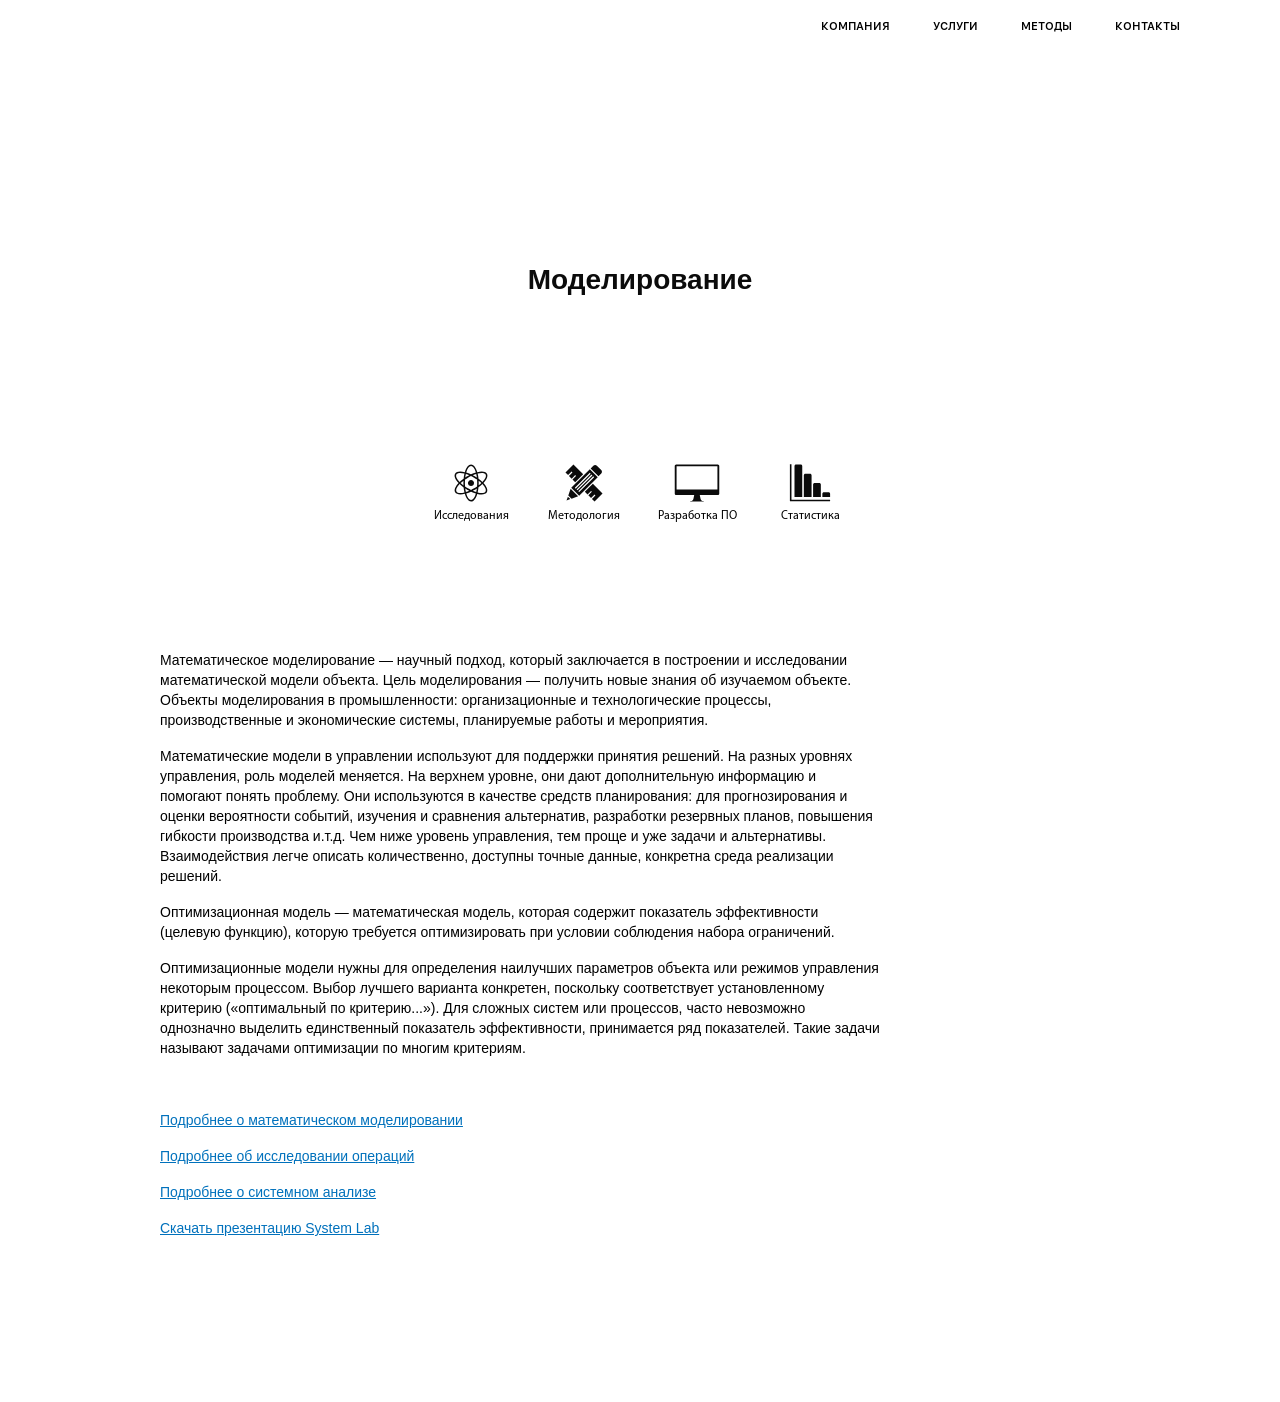
<file: model.html>
<!DOCTYPE html>
<html class="nojs html css_verticalspacer" lang="ru-RU">
 <head>

  <meta http-equiv="Content-type" content="text/html;charset=UTF-8"/>
  <meta name="description" content="Лаборатория системного анализа. Моделирование."/>
  <meta name="keywords" content="Лаборатория системного анализа. Моделирование."/>
  <meta name="generator" content="2017.0.3.363"/>
  <meta name="viewport" content="width=device-width, initial-scale=1.0"/>
  
  <script type="text/javascript">
   // Update the 'nojs'/'js' class on the html node
document.documentElement.className = document.documentElement.className.replace(/\bnojs\b/g, 'js');

// Check that all required assets are uploaded and up-to-date
if(typeof Muse == "undefined") window.Muse = {}; window.Muse.assets = {"required":["museutils.js", "museconfig.js", "jquery.musemenu.js", "jquery.watch.js", "webpro.js", "musewpdisclosure.js", "jquery.museresponsive.js", "require.js", "jquery.musepolyfill.bgsize.js", "model.css"], "outOfDate":[]};
</script>
  
  <link rel="shortcut icon" href="images/%d1%88%d0%b0%d0%b1%d0%bb%d0%be%d0%bd-%d0%b01-favicon.ico?crc=3971636418"/>
  <title>Моделирование — Лаборатория системного анализа</title>
  <!-- CSS -->
  <link rel="stylesheet" type="text/css" href="css/site_global.css?crc=3895645853"/>
  <link rel="stylesheet" type="text/css" href="css/master_______-_1.css?crc=3996554660"/>
  <link rel="stylesheet" type="text/css" href="css/model.css?crc=4201959876" id="pagesheet"/>
  <!-- IE-only CSS -->
  <!--[if lt IE 9]>
  <link rel="stylesheet" type="text/css" href="css/nomq_preview_master_______-_1.css?crc=4078928282"/>
  <link rel="stylesheet" type="text/css" href="css/nomq_model.css?crc=4115048761" id="nomq_pagesheet"/>
  <![endif]-->
  <!-- Other scripts -->
  <script type="text/javascript">
   var __adobewebfontsappname__ = "muse";
</script>
  <!-- JS includes -->
  <script src="https://webfonts.creativecloud.com/pt-sans-caption:n7:all;pt-sans:n4:all.js" type="text/javascript"></script>
  <!--[if lt IE 9]>
  <script src="scripts/html5shiv.js?crc=4241844378" type="text/javascript"></script>
  <![endif]-->
    <!--custom head HTML-->
  <script>
  (function(i,s,o,g,r,a,m){i['GoogleAnalyticsObject']=r;i[r]=i[r]||function(){
  (i[r].q=i[r].q||[]).push(arguments)},i[r].l=1*new Date();a=s.createElement(o),
  m=s.getElementsByTagName(o)[0];a.async=1;a.src=g;m.parentNode.insertBefore(a,m)
  })(window,document,'script','https://www.google-analytics.com/analytics.js','ga');

  ga('create', 'UA-102547958-2', 'auto');
  ga('send', 'pageview');

</script>

<!-- Yandex.Metrika counter -->
<script type="text/javascript" >
    (function (d, w, c) {
        (w[c] = w[c] || []).push(function() {
            try {
                w.yaCounter45293388 = new Ya.Metrika({
                    id:45293388,
                    clickmap:true,
                    trackLinks:true,
                    accurateTrackBounce:true,
                    webvisor:true,
                    trackHash:true
                });
            } catch(e) { }
        });

        var n = d.getElementsByTagName("script")[0],
            s = d.createElement("script"),
            f = function () { n.parentNode.insertBefore(s, n); };
        s.type = "text/javascript";
        s.async = true;
        s.src = "https://mc.yandex.ru/metrika/watch.js";

        if (w.opera == "[object Opera]") {
            d.addEventListener("DOMContentLoaded", f, false);
        } else { f(); }
    })(document, window, "yandex_metrika_callbacks");
</script>
<noscript><div><img src="https://mc.yandex.ru/watch/45293388" style="position:absolute; left:-9999px;" alt="" /></div></noscript>
<!-- /Yandex.Metrika counter -->
<script type='application/ld+json'> 
{
  "@context": "http://www.schema.org",
  "@type": "WebSite",
  "name": "Лаборатория системного анализа",
  "url": "https://system-laboratory.ru/"
}
 </script>

<script type='application/ld+json'> 
{
  "@context": "http://www.schema.org",
  "@type": "WebSite",
  "name": "Лаборатория системного анализа",
  "url": "https://system-laboratory.ru/"
}
 </script>

<script type="application/ld+json">
{
  "@context" : "http://schema.org",
  "@type" : "Organization",
  "name" : "Лаборатория системного анализа",
  "url" : "https://system-laboratory.ru",
  "sameAs" : [
    "https://vk.com/syslabru",
    "https://plus.google.com/115577333916113508924",
    "https://www.facebook.com/systemlabspb",
    "https://twitter.com/SystemlabRu",
    "http://youtube.com/channel/UCl9Ov3q21FTp_EdjvkcYeYw",
    "https://system-laboratory.blogspot.com",
    "https://system-laboratory.tumblr.com",
    "https://www.linkedin.com/company/system-lab",
    "https://www.ok.ru/group/58460052914213",
    "http://systems-analysis.ru/"
  ]
}
</script>

<script type='application/ld+json'> 
{
  "@context": "http://www.schema.org",
  "@type": "Organization",
  "name": "Лаборатория системного анализа",
  "url": "https://system-laboratory.ru",
  "address": {
    "@type": "PostalAddress",
    "streetAddress": "ул. Свеаборгская, д. 13. Помещение 2Н, Офис 1А",
    "addressLocality": "Санкт-Петербург",
    "addressRegion": "196105",
    "addressCountry": "Россия"
  },
  "contactPoint": {
    "@type": "ContactPoint",
    "telephone": "+7-952-268-6640",
    "contactType": "customer service",
    "email": "info@system-laboratory.ru"
  }
}
 </script>

<script type='application/ld+json'> 
{
  "@context": "http://schema.org",
  "@type": "Organization",
  "url": "https://system-laboratory.ru/",
  "logo": "https://system-laboratory.ru/assets/logo_b.jpg"
}
</script>
  <!--/*

*/
-->
 </head>
 <body class="always_vert_scroll">

  <div class="breakpoint active" id="bp_infinity" data-min-width="1441"><!-- responsive breakpoint node -->
   <div class="clearfix borderbox" id="page"><!-- column -->
    <div class="position_content" id="page_position_content">
     <div class="browser_width" id="u320484-4-bw">
      <!-- m_editable region-id="editable-static-tag-U320484-BP_infinity" template="model.html" data-type="html" data-ice-options="disableImageResize,link,txtStyleTarget" -->
      <div class="clearfix pinned-colelem" id="u320484-4" data-muse-uid="U320484" data-muse-type="txt_frame" data-IBE-flags="txtStyleSrc"><!-- content -->
       <p><span class="actAsDiv normal_text" id="u320485"><!-- content --><span class="MenuBar actAsDiv clearfix" id="menuu320486"><!-- horizontal box --><span class="MenuItemContainer actAsDiv clearfix grpelem" id="u320487"><!-- vertical box --><!-- m_editable region-id="editable-static-tag-U320490" template="model.html" data-type="html" data-ice-options="clickable" data-ice-editable="link" --><a class="nonblock nontext MenuItem MenuItemWithSubMenu actAsDiv clearfix colelem" id="u320490" href="company.html" data-href="page:U105" data-muse-uid="U320490"><!-- horizontal box --><!-- m_editable region-id="editable-static-tag-U320493-BP_infinity" template="model.html" data-type="html" data-ice-options="disableImageResize,link" --><span class="MenuItemLabel NoWrap actAsDiv clearfix grpelem" id="u320493-4" data-muse-uid="U320493" data-muse-type="txt_frame"><!-- content --><span class="actAsPara shared_content" data-content-guid="u320493-4_0_content">КОМПАНИЯ</span></span><!-- /m_editable --></a><!-- /m_editable --></span><span class="MenuItemContainer actAsDiv clearfix grpelem" id="u320501"><!-- vertical box --><!-- m_editable region-id="editable-static-tag-U320504" template="model.html" data-type="html" data-ice-options="clickable" data-ice-editable="link" --><a class="nonblock nontext MenuItem MenuItemWithSubMenu actAsDiv clearfix colelem" id="u320504" href="services.html" data-href="page:U117" data-muse-uid="U320504"><!-- horizontal box --><!-- m_editable region-id="editable-static-tag-U320505-BP_infinity" template="model.html" data-type="html" data-ice-options="disableImageResize,link" --><span class="MenuItemLabel NoWrap actAsDiv clearfix grpelem" id="u320505-4" data-muse-uid="U320505" data-muse-type="txt_frame"><!-- content --><span class="actAsPara shared_content" data-content-guid="u320505-4_0_content">УСЛУГИ</span></span><!-- /m_editable --></a><!-- /m_editable --></span><span class="MenuItemContainer actAsDiv clearfix grpelem" id="u320508"><!-- vertical box --><!-- m_editable region-id="editable-static-tag-U320509" template="model.html" data-type="html" data-ice-options="clickable" data-ice-editable="link" --><a class="nonblock nontext MenuItem MenuItemWithSubMenu actAsDiv clearfix colelem" id="u320509" href="methods.html" data-href="page:U129" data-muse-uid="U320509"><!-- horizontal box --><!-- m_editable region-id="editable-static-tag-U320511-BP_infinity" template="model.html" data-type="html" data-ice-options="disableImageResize,link" --><span class="MenuItemLabel NoWrap actAsDiv clearfix grpelem" id="u320511-4" data-muse-uid="U320511" data-muse-type="txt_frame"><!-- content --><span class="actAsPara shared_content" data-content-guid="u320511-4_0_content">МЕТОДЫ</span></span><!-- /m_editable --></a><!-- /m_editable --></span><span class="MenuItemContainer actAsDiv clearfix grpelem" id="u320494"><!-- vertical box --><!-- m_editable region-id="editable-static-tag-U320495" template="model.html" data-type="html" data-ice-options="clickable" data-ice-editable="link" --><a class="nonblock nontext MenuItem MenuItemWithSubMenu actAsDiv clearfix colelem" id="u320495" href="contact.html" data-href="page:U141" data-muse-uid="U320495"><!-- horizontal box --><!-- m_editable region-id="editable-static-tag-U320496-BP_infinity" template="model.html" data-type="html" data-ice-options="disableImageResize,link" --><span class="MenuItemLabel NoWrap actAsDiv clearfix grpelem" id="u320496-4" data-muse-uid="U320496" data-muse-type="txt_frame"><!-- content --><span class="actAsPara shared_content" data-content-guid="u320496-4_0_content">КОНТАКТЫ</span></span><!-- /m_editable --></a><!-- /m_editable --></span></span></span><span class="shared_content" data-content-guid="u320484-4_0_1_content"></span></p>
      </div>
      <!-- /m_editable -->
     </div>
     <div class="browser_width colelem shared_content" id="u322370-4-bw" data-content-guid="u322370-4-bw_content">
      <!-- m_editable region-id="editable-static-tag-U322370-BP_infinity" template="model.html" data-type="html" data-ice-options="disableImageResize,link,txtStyleTarget" -->
      <div class="clearfix" id="u322370-4" data-muse-uid="U322370" data-muse-type="txt_frame" data-IBE-flags="txtStyleSrc"><!-- content -->
       <h1 id="u322370-2">Моделирование</h1>
      </div>
      <!-- /m_editable -->
     </div>
     <div class="clearfix colelem shared_content" id="pbuttonu319438" data-content-guid="pbuttonu319438_content"><!-- group -->
      <!-- m_editable region-id="editable-static-tag-U319438" template="model.html" data-type="html" data-ice-options="clickable" data-ice-editable="link" -->
      <a class="nonblock nontext Button clearfix grpelem shared_content" id="buttonu319438" href="operation_reserch.html" data-href="page:U21696" data-muse-uid="U319438" data-content-guid="buttonu319438_content"><!-- container box --><div class="museBGSize colelem" id="u319439"><!-- simple frame --></div><!-- m_editable region-id="editable-static-tag-U319440-BP_infinity" template="model.html" data-type="html" data-ice-options="disableImageResize,link" --><div class="clearfix colelem" id="u319440-4" data-muse-uid="U319440" data-muse-type="txt_frame"><!-- content --><h2>Исследования</h2></div><!-- /m_editable --></a>
      <!-- /m_editable -->
      <!-- m_editable region-id="editable-static-tag-U322374" template="model.html" data-type="html" data-ice-options="clickable" data-ice-editable="link" -->
      <a class="nonblock nontext Button clearfix grpelem shared_content" id="buttonu322374" href="methodology.html" data-href="page:U21840" data-muse-uid="U322374" data-content-guid="buttonu322374_content"><!-- container box --><div class="museBGSize colelem shared_content" id="u322375" data-content-guid="u322375_content"><!-- simple frame --></div><!-- m_editable region-id="editable-static-tag-U322376-BP_infinity" template="model.html" data-type="html" data-ice-options="disableImageResize,link" --><div class="clearfix colelem shared_content" id="u322376-4" data-muse-uid="U322376" data-muse-type="txt_frame" data-content-guid="u322376-4_content"><!-- content --><p>Методология</p></div><!-- /m_editable --></a>
      <!-- /m_editable -->
      <!-- m_editable region-id="editable-static-tag-U322377" template="model.html" data-type="html" data-ice-options="clickable" data-ice-editable="link" -->
      <a class="nonblock nontext Button clearfix grpelem shared_content" id="buttonu322377" href="it.html" data-href="page:U21792" data-muse-uid="U322377" data-content-guid="buttonu322377_content"><!-- container box --><div class="museBGSize colelem shared_content" id="u322379" data-content-guid="u322379_content"><!-- simple frame --></div><!-- m_editable region-id="editable-static-tag-U322378-BP_infinity" template="model.html" data-type="html" data-ice-options="disableImageResize,link" --><div class="clearfix colelem shared_content" id="u322378-4" data-muse-uid="U322378" data-muse-type="txt_frame" data-content-guid="u322378-4_content"><!-- content --><p>Разработка ПО</p></div><!-- /m_editable --></a>
      <!-- /m_editable -->
      <!-- m_editable region-id="editable-static-tag-U322380" template="model.html" data-type="html" data-ice-options="clickable" data-ice-editable="link" -->
      <a class="nonblock nontext Button clearfix grpelem shared_content" id="buttonu322380" href="statistics.html" data-href="page:U21744" data-muse-uid="U322380" data-content-guid="buttonu322380_content"><!-- container box --><div class="museBGSize colelem" id="u322382"><!-- simple frame --></div><!-- m_editable region-id="editable-static-tag-U322381-BP_infinity" template="model.html" data-type="html" data-ice-options="disableImageResize,link" --><div class="clearfix colelem" id="u322381-4" data-muse-uid="U322381" data-muse-type="txt_frame"><!-- content --><p>Статистика</p></div><!-- /m_editable --></a>
      <!-- /m_editable -->
     </div>
     <!-- m_editable region-id="editable-static-tag-U357593-BP_infinity" template="model.html" data-type="html" data-ice-options="disableImageResize,link,txtStyleTarget" -->
     <div class="ts4 clearfix colelem shared_content" id="u357593-26" data-muse-uid="U357593" data-muse-type="txt_frame" data-IBE-flags="txtStyleSrc" data-content-guid="u357593-26_content"><!-- content -->
      <p id="u357593-2"><span id="u357593">Математическое моделирование — научный подход, который заключается в построении и исследовании математической модели объекта. Цель моделирования — получить новые знания об изучаемом объекте. Объекты моделирования в промышленности: организационные и технологические процессы, производственные и экономические системы, планируемые работы и мероприятия.</span></p>
      <p id="u357593-4">Математические модели в управлении используют для поддержки принятия решений. На разных уровнях управления, роль моделей меняется. На верхнем уровне, они дают дополнительную информацию и помогают понять проблему. Они используются в качестве средств планирования: для прогнозирования и оценки вероятности событий, изучения и сравнения альтернатив, разработки резервных планов, повышения гибкости производства и.т.д. Чем ниже уровень управления, тем проще и уже задачи и альтернативы. Взаимодействия легче описать количественно, доступны точные данные, конкретна среда реализации решений.</p>
      <p id="u357593-6"><span id="u357593-5">Оптимизационная модель — математическая модель, которая содержит показатель эффективности (целевую функцию), которую требуется оптимизировать при условии соблюдения набора ограничений.</span></p>
      <p id="u357593-8">Оптимизационные модели нужны для определения наилучших параметров объекта или режимов управления некоторым процессом. Выбор лучшего варианта конкретен, поскольку соответствует установленному критерию («оптимальный по критерию...»). Для сложных систем или процессов, часто невозможно однозначно выделить единственный показатель эффективности, принимается ряд показателей. Такие задачи называют задачами оптимизации по многим критериям.</p>
      <p id="u357593-9">&nbsp;</p>
      <p id="u357593-12"><a class="nonblock" href="http://systems-analysis.ru/mathmodeling_process.html" target="_blank" title="Исследование операций"><span id="u357593-10">Подробнее о математическом моделировании</span></a></p>
      <p id="u357593-15"><a class="nonblock" href="http://systems-analysis.ru/operation_reserch.html" target="_blank" title="Исследование операций"><span id="u357593-13">Подробнее об исследовании операций</span></a></p>
      <p id="u357593-18"><a class="nonblock" href="http://systems-analysis.ru/systems_analysis.html" target="_blank" title="Системный анализ"><span id="u357593-16">Подробнее о системном анализе</span></a></p>
      <p id="u357593-21"><a class="nonblock" href="assets/systemlab.pdf" data-href="upload:U357118" target="_blank" title="Лаборатория системного анализа"><span id="u357593-19">Скачать презентацию System Lab</span></a></p>
      <p id="u357593-22">&nbsp;</p>
      <p id="u357593-23">&nbsp;</p>
      <p id="u357593-24">&nbsp;</p>
     </div>
     <!-- /m_editable -->
     <div class="verticalspacer" data-offset-top="1383" data-content-above-spacer="1382" data-content-below-spacer="0"></div>
     <div class="browser_width colelem" id="u311629-4-bw">
      <div class="clearfix" id="u311629-4" data-IBE-flags="txtStyleSrc"><!-- content -->
       <p><span class="actAsDiv normal_text" id="u311667"><!-- content --><span class="actAsDiv clearfix" id="u311668-4" data-IBE-flags="txtStyleSrc"><!-- content --><span class="actAsPara" id="u311668-2">© Лаборатория системного анализа 2018</span></span></span><span class="actAsDiv normal_text" id="u311630"><!-- content --><span class="MenuBar actAsDiv clearfix" id="menuu311631"><!-- horizontal box --><span class="MenuItemContainer actAsDiv clearfix grpelem" id="u311660"><!-- vertical box --><a class="nonblock nontext MenuItem MenuItemWithSubMenu actAsDiv clearfix colelem" id="u311663" href="index.html" data-href="page:U93"><!-- horizontal box --><span class="MenuItemLabel NoWrap actAsDiv clearfix grpelem" id="u311665-4" data-IBE-flags="txtStyleSrc"><!-- content --><span class="actAsPara">Главная</span></span></a></span><span class="MenuItemContainer actAsDiv clearfix grpelem" id="u311639"><!-- vertical box --><a class="nonblock nontext MenuItem MenuItemWithSubMenu actAsDiv clearfix colelem" id="u311640" href="company.html" data-href="page:U105"><!-- horizontal box --><span class="MenuItemLabel NoWrap actAsDiv clearfix grpelem" id="u311642-4" data-IBE-flags="txtStyleSrc"><!-- content --><span class="actAsPara">Компания</span></span></a></span><span class="MenuItemContainer actAsDiv clearfix grpelem" id="u311653"><!-- vertical box --><a class="nonblock nontext MenuItem MenuItemWithSubMenu actAsDiv clearfix colelem" id="u311656" href="services.html" data-href="page:U117"><!-- horizontal box --><span class="MenuItemLabel NoWrap actAsDiv clearfix grpelem" id="u311658-4" data-IBE-flags="txtStyleSrc"><!-- content --><span class="actAsPara">Услуги</span></span></a></span><span class="MenuItemContainer actAsDiv clearfix grpelem" id="u311646"><!-- vertical box --><a class="nonblock nontext MenuItem MenuItemWithSubMenu actAsDiv clearfix colelem" id="u311649" href="methods.html" data-href="page:U129"><!-- horizontal box --><span class="MenuItemLabel NoWrap actAsDiv clearfix grpelem" id="u311652-4" data-IBE-flags="txtStyleSrc"><!-- content --><span class="actAsPara">Методы</span></span></a></span><span class="MenuItemContainer actAsDiv clearfix grpelem" id="u311632"><!-- vertical box --><a class="nonblock nontext MenuItem MenuItemWithSubMenu actAsDiv clearfix colelem" id="u311633" href="contact.html" data-href="page:U141"><!-- horizontal box --><span class="MenuItemLabel NoWrap actAsDiv clearfix grpelem" id="u311634-4" data-IBE-flags="txtStyleSrc"><!-- content --><span class="actAsPara">Контакты</span></span></a></span></span></span><span></span></p>
      </div>
     </div>
    </div>
   </div>
  </div>
  <div class="breakpoint" id="bp_1440" data-min-width="961" data-max-width="1440"><!-- responsive breakpoint node -->
   <div class="clearfix borderbox temp_no_id" data-orig-id="page"><!-- column -->
    <div class="position_content temp_no_id" data-orig-id="page_position_content">
     <div class="browser_width colelem temp_no_id" data-orig-id="u320484-4-bw">
      <!-- m_editable region-id="editable-static-tag-U320484-BP_1440" template="model.html" data-type="html" data-ice-options="disableImageResize,link,txtStyleTarget" -->
      <div class="clearfix temp_no_id" data-muse-uid="U320484" data-muse-type="txt_frame" data-IBE-flags="txtStyleSrc" data-orig-id="u320484-4"><!-- content -->
       <p><span class="actAsDiv normal_text temp_no_id" data-orig-id="u320485"><!-- content --><span class="MenuBar actAsDiv clearfix temp_no_id" data-orig-id="menuu320486"><!-- horizontal box --><span class="MenuItemContainer actAsDiv clearfix grpelem temp_no_id" data-orig-id="u320487"><!-- vertical box --><!-- m_editable region-id="editable-static-tag-U320490" template="model.html" data-type="html" data-ice-options="clickable" data-ice-editable="link" --><a class="nonblock nontext MenuItem MenuItemWithSubMenu actAsDiv clearfix colelem temp_no_id" href="company.html" data-href="page:U105" data-muse-uid="U320490" data-orig-id="u320490"><!-- horizontal box --><!-- m_editable region-id="editable-static-tag-U320493-BP_1440" template="model.html" data-type="html" data-ice-options="disableImageResize,link" --><span class="MenuItemLabel NoWrap actAsDiv clearfix grpelem temp_no_id" data-muse-uid="U320493" data-muse-type="txt_frame" data-orig-id="u320493-4"><!-- content --><span class="actAsPara placeholder" data-placeholder-for="u320493-4_0_content"><!-- placeholder node --></span></span><!-- /m_editable --></a><!-- /m_editable --></span><span class="MenuItemContainer actAsDiv clearfix grpelem temp_no_id" data-orig-id="u320501"><!-- vertical box --><!-- m_editable region-id="editable-static-tag-U320504" template="model.html" data-type="html" data-ice-options="clickable" data-ice-editable="link" --><a class="nonblock nontext MenuItem MenuItemWithSubMenu actAsDiv clearfix colelem temp_no_id" href="services.html" data-href="page:U117" data-muse-uid="U320504" data-orig-id="u320504"><!-- horizontal box --><!-- m_editable region-id="editable-static-tag-U320505-BP_1440" template="model.html" data-type="html" data-ice-options="disableImageResize,link" --><span class="MenuItemLabel NoWrap actAsDiv clearfix grpelem temp_no_id" data-muse-uid="U320505" data-muse-type="txt_frame" data-orig-id="u320505-4"><!-- content --><span class="actAsPara placeholder" data-placeholder-for="u320505-4_0_content"><!-- placeholder node --></span></span><!-- /m_editable --></a><!-- /m_editable --></span><span class="MenuItemContainer actAsDiv clearfix grpelem temp_no_id" data-orig-id="u320508"><!-- vertical box --><!-- m_editable region-id="editable-static-tag-U320509" template="model.html" data-type="html" data-ice-options="clickable" data-ice-editable="link" --><a class="nonblock nontext MenuItem MenuItemWithSubMenu actAsDiv clearfix colelem temp_no_id" href="methods.html" data-href="page:U129" data-muse-uid="U320509" data-orig-id="u320509"><!-- horizontal box --><!-- m_editable region-id="editable-static-tag-U320511-BP_1440" template="model.html" data-type="html" data-ice-options="disableImageResize,link" --><span class="MenuItemLabel NoWrap actAsDiv clearfix grpelem temp_no_id" data-muse-uid="U320511" data-muse-type="txt_frame" data-orig-id="u320511-4"><!-- content --><span class="actAsPara placeholder" data-placeholder-for="u320511-4_0_content"><!-- placeholder node --></span></span><!-- /m_editable --></a><!-- /m_editable --></span><span class="MenuItemContainer actAsDiv clearfix grpelem temp_no_id" data-orig-id="u320494"><!-- vertical box --><!-- m_editable region-id="editable-static-tag-U320495" template="model.html" data-type="html" data-ice-options="clickable" data-ice-editable="link" --><a class="nonblock nontext MenuItem MenuItemWithSubMenu actAsDiv clearfix colelem temp_no_id" href="contact.html" data-href="page:U141" data-muse-uid="U320495" data-orig-id="u320495"><!-- horizontal box --><!-- m_editable region-id="editable-static-tag-U320496-BP_1440" template="model.html" data-type="html" data-ice-options="disableImageResize,link" --><span class="MenuItemLabel NoWrap actAsDiv clearfix grpelem temp_no_id" data-muse-uid="U320496" data-muse-type="txt_frame" data-orig-id="u320496-4"><!-- content --><span class="actAsPara placeholder" data-placeholder-for="u320496-4_0_content"><!-- placeholder node --></span></span><!-- /m_editable --></a><!-- /m_editable --></span></span></span><span class="placeholder" data-placeholder-for="u320484-4_0_1_content"><!-- placeholder node --></span></p>
      </div>
      <!-- /m_editable -->
     </div>
     <span class="browser_width colelem placeholder" data-placeholder-for="u322370-4-bw_content"><!-- placeholder node --></span>
     <span class="clearfix colelem placeholder" data-placeholder-for="pbuttonu319438_content"><!-- placeholder node --></span>
     <!-- m_editable region-id="editable-static-tag-U357593-BP_1440" template="model.html" data-type="html" data-ice-options="disableImageResize,link,txtStyleTarget" -->
     <span class="ts4 clearfix colelem placeholder" data-placeholder-for="u357593-26_content"><!-- placeholder node --></span>
     <!-- /m_editable -->
     <div class="verticalspacer" data-offset-top="1342" data-content-above-spacer="1342" data-content-below-spacer="0"></div>
     <div class="browser_width colelem" id="u311558-4-bw">
      <div class="clearfix" id="u311558-4" data-IBE-flags="txtStyleSrc"><!-- content -->
       <p><span class="actAsDiv normal_text" id="u311559"><!-- content --><span class="actAsDiv clearfix" id="u311560-4" data-IBE-flags="txtStyleSrc"><!-- content --><span class="actAsPara" id="u311560-2">© Лаборатория системного анализа 2018</span></span></span><span class="actAsDiv normal_text" id="u311561"><!-- content --><span class="MenuBar actAsDiv clearfix" id="menuu311562"><!-- horizontal box --><span class="MenuItemContainer actAsDiv clearfix grpelem" id="u311570"><!-- vertical box --><a class="nonblock nontext MenuItem MenuItemWithSubMenu actAsDiv clearfix colelem" id="u311571" href="index.html" data-href="page:U93"><!-- horizontal box --><span class="MenuItemLabel NoWrap actAsDiv clearfix grpelem" id="u311574-4" data-IBE-flags="txtStyleSrc"><!-- content --><span class="actAsPara">Главная</span></span></a></span><span class="MenuItemContainer actAsDiv clearfix grpelem" id="u311591"><!-- vertical box --><a class="nonblock nontext MenuItem MenuItemWithSubMenu actAsDiv clearfix colelem" id="u311592" href="company.html" data-href="page:U105"><!-- horizontal box --><span class="MenuItemLabel NoWrap actAsDiv clearfix grpelem" id="u311593-4" data-IBE-flags="txtStyleSrc"><!-- content --><span class="actAsPara">Компания</span></span></a></span><span class="MenuItemContainer actAsDiv clearfix grpelem" id="u311584"><!-- vertical box --><a class="nonblock nontext MenuItem MenuItemWithSubMenu actAsDiv clearfix colelem" id="u311585" href="services.html" data-href="page:U117"><!-- horizontal box --><span class="MenuItemLabel NoWrap actAsDiv clearfix grpelem" id="u311586-4" data-IBE-flags="txtStyleSrc"><!-- content --><span class="actAsPara">Услуги</span></span></a></span><span class="MenuItemContainer actAsDiv clearfix grpelem" id="u311577"><!-- vertical box --><a class="nonblock nontext MenuItem MenuItemWithSubMenu actAsDiv clearfix colelem" id="u311580" href="methods.html" data-href="page:U129"><!-- horizontal box --><span class="MenuItemLabel NoWrap actAsDiv clearfix grpelem" id="u311581-4" data-IBE-flags="txtStyleSrc"><!-- content --><span class="actAsPara">Методы</span></span></a></span><span class="MenuItemContainer actAsDiv clearfix grpelem" id="u311563"><!-- vertical box --><a class="nonblock nontext MenuItem MenuItemWithSubMenu actAsDiv clearfix colelem" id="u311564" href="contact.html" data-href="page:U141"><!-- horizontal box --><span class="MenuItemLabel NoWrap actAsDiv clearfix grpelem" id="u311567-4" data-IBE-flags="txtStyleSrc"><!-- content --><span class="actAsPara">Контакты</span></span></a></span></span></span><span></span></p>
      </div>
     </div>
    </div>
   </div>
  </div>
  <div class="breakpoint" id="bp_960" data-min-width="641" data-max-width="960"><!-- responsive breakpoint node -->
   <div class="clearfix borderbox temp_no_id" data-orig-id="page"><!-- column -->
    <div class="position_content temp_no_id" data-orig-id="page_position_content">
     <div class="browser_width temp_no_id" data-orig-id="u320484-4-bw">
      <!-- m_editable region-id="editable-static-tag-U320484-BP_960" template="model.html" data-type="html" data-ice-options="disableImageResize,link,txtStyleTarget" -->
      <div class="clearfix pinned-colelem temp_no_id" data-muse-uid="U320484" data-muse-type="txt_frame" data-IBE-flags="txtStyleSrc" data-orig-id="u320484-4"><!-- content -->
       <p><span class="actAsDiv normal_text temp_no_id" data-orig-id="u320485"><!-- content --><span class="MenuBar actAsDiv clearfix temp_no_id" data-orig-id="menuu320486"><!-- horizontal box --><span class="MenuItemContainer actAsDiv clearfix grpelem temp_no_id" data-orig-id="u320487"><!-- vertical box --><!-- m_editable region-id="editable-static-tag-U320490" template="model.html" data-type="html" data-ice-options="clickable" data-ice-editable="link" --><a class="nonblock nontext MenuItem MenuItemWithSubMenu actAsDiv clearfix colelem temp_no_id" href="company.html" data-href="page:U105" data-muse-uid="U320490" data-orig-id="u320490"><!-- horizontal box --><!-- m_editable region-id="editable-static-tag-U320493-BP_960" template="model.html" data-type="html" data-ice-options="disableImageResize,link" --><span class="MenuItemLabel NoWrap actAsDiv clearfix grpelem temp_no_id" data-muse-uid="U320493" data-muse-type="txt_frame" data-orig-id="u320493-4"><!-- content --><span class="actAsPara placeholder" data-placeholder-for="u320493-4_0_content"><!-- placeholder node --></span></span><!-- /m_editable --></a><!-- /m_editable --></span><span class="MenuItemContainer actAsDiv clearfix grpelem temp_no_id" data-orig-id="u320501"><!-- vertical box --><!-- m_editable region-id="editable-static-tag-U320504" template="model.html" data-type="html" data-ice-options="clickable" data-ice-editable="link" --><a class="nonblock nontext MenuItem MenuItemWithSubMenu actAsDiv clearfix colelem temp_no_id" href="services.html" data-href="page:U117" data-muse-uid="U320504" data-orig-id="u320504"><!-- horizontal box --><!-- m_editable region-id="editable-static-tag-U320505-BP_960" template="model.html" data-type="html" data-ice-options="disableImageResize,link" --><span class="MenuItemLabel NoWrap actAsDiv clearfix grpelem temp_no_id" data-muse-uid="U320505" data-muse-type="txt_frame" data-orig-id="u320505-4"><!-- content --><span class="actAsPara placeholder" data-placeholder-for="u320505-4_0_content"><!-- placeholder node --></span></span><!-- /m_editable --></a><!-- /m_editable --></span><span class="MenuItemContainer actAsDiv clearfix grpelem temp_no_id" data-orig-id="u320508"><!-- vertical box --><!-- m_editable region-id="editable-static-tag-U320509" template="model.html" data-type="html" data-ice-options="clickable" data-ice-editable="link" --><a class="nonblock nontext MenuItem MenuItemWithSubMenu actAsDiv clearfix colelem temp_no_id" href="methods.html" data-href="page:U129" data-muse-uid="U320509" data-orig-id="u320509"><!-- horizontal box --><!-- m_editable region-id="editable-static-tag-U320511-BP_960" template="model.html" data-type="html" data-ice-options="disableImageResize,link" --><span class="MenuItemLabel NoWrap actAsDiv clearfix grpelem temp_no_id" data-muse-uid="U320511" data-muse-type="txt_frame" data-orig-id="u320511-4"><!-- content --><span class="actAsPara placeholder" data-placeholder-for="u320511-4_0_content"><!-- placeholder node --></span></span><!-- /m_editable --></a><!-- /m_editable --></span><span class="MenuItemContainer actAsDiv clearfix grpelem temp_no_id" data-orig-id="u320494"><!-- vertical box --><!-- m_editable region-id="editable-static-tag-U320495" template="model.html" data-type="html" data-ice-options="clickable" data-ice-editable="link" --><a class="nonblock nontext MenuItem MenuItemWithSubMenu actAsDiv clearfix colelem temp_no_id" href="contact.html" data-href="page:U141" data-muse-uid="U320495" data-orig-id="u320495"><!-- horizontal box --><!-- m_editable region-id="editable-static-tag-U320496-BP_960" template="model.html" data-type="html" data-ice-options="disableImageResize,link" --><span class="MenuItemLabel NoWrap actAsDiv clearfix grpelem temp_no_id" data-muse-uid="U320496" data-muse-type="txt_frame" data-orig-id="u320496-4"><!-- content --><span class="actAsPara placeholder" data-placeholder-for="u320496-4_0_content"><!-- placeholder node --></span></span><!-- /m_editable --></a><!-- /m_editable --></span></span></span><span class="placeholder" data-placeholder-for="u320484-4_0_1_content"><!-- placeholder node --></span></p>
      </div>
      <!-- /m_editable -->
     </div>
     <span class="browser_width colelem placeholder" data-placeholder-for="u322370-4-bw_content"><!-- placeholder node --></span>
     <div class="clearfix colelem temp_no_id" data-orig-id="pbuttonu319438"><!-- group -->
      <!-- m_editable region-id="editable-static-tag-U319438" template="model.html" data-type="html" data-ice-options="clickable" data-ice-editable="link" -->
      <span class="nonblock nontext Button clearfix grpelem placeholder" data-placeholder-for="buttonu319438_content"><!-- placeholder node --></span>
      <!-- /m_editable -->
      <a class="nonblock nontext Button clearfix grpelem temp_no_id" href="methodology.html" data-href="page:U21840" data-orig-id="buttonu322374"><!-- container box --><!-- m_editable region-id="editable-static-tag-U322374" template="model.html" data-type="html" data-ice-options="clickable" data-ice-editable="link" --><div class="position_content" id="buttonu322374_position_content" data-muse-uid="U322374"><span class="museBGSize colelem placeholder" data-placeholder-for="u322375_content"><!-- placeholder node --></span><!-- m_editable region-id="editable-static-tag-U322376-BP_960" template="model.html" data-type="html" data-ice-options="disableImageResize,link" --><span class="clearfix colelem placeholder" data-placeholder-for="u322376-4_content"><!-- placeholder node --></span><!-- /m_editable --></div><!-- /m_editable --></a>
      <a class="nonblock nontext Button clearfix grpelem temp_no_id" href="it.html" data-href="page:U21792" data-orig-id="buttonu322377"><!-- container box --><!-- m_editable region-id="editable-static-tag-U322377" template="model.html" data-type="html" data-ice-options="clickable" data-ice-editable="link" --><div class="position_content" id="buttonu322377_position_content" data-muse-uid="U322377"><span class="museBGSize colelem placeholder" data-placeholder-for="u322379_content"><!-- placeholder node --></span><!-- m_editable region-id="editable-static-tag-U322378-BP_960" template="model.html" data-type="html" data-ice-options="disableImageResize,link" --><span class="clearfix colelem placeholder" data-placeholder-for="u322378-4_content"><!-- placeholder node --></span><!-- /m_editable --></div><!-- /m_editable --></a>
      <!-- m_editable region-id="editable-static-tag-U322380" template="model.html" data-type="html" data-ice-options="clickable" data-ice-editable="link" -->
      <span class="nonblock nontext Button clearfix grpelem placeholder" data-placeholder-for="buttonu322380_content"><!-- placeholder node --></span>
      <!-- /m_editable -->
     </div>
     <!-- m_editable region-id="editable-static-tag-U357593-BP_960" template="model.html" data-type="html" data-ice-options="disableImageResize,link,txtStyleTarget" -->
     <span class="ts4 clearfix colelem placeholder" data-placeholder-for="u357593-26_content"><!-- placeholder node --></span>
     <!-- /m_editable -->
     <div class="verticalspacer" data-offset-top="1413" data-content-above-spacer="1413" data-content-below-spacer="0"></div>
     <div class="browser_width colelem" id="u311517-4-bw">
      <div class="clearfix" id="u311517-4" data-IBE-flags="txtStyleSrc"><!-- content -->
       <p><span class="actAsDiv normal_text" id="u311518"><!-- content --><span class="actAsDiv clearfix" id="u311519-4" data-IBE-flags="txtStyleSrc"><!-- content --><span class="actAsPara" id="u311519-2">© Лаборатория системного анализа 2018</span></span></span><span class="actAsDiv normal_text" id="u311520"><!-- content --><span class="MenuBar actAsDiv clearfix" id="menuu311521"><!-- horizontal box --><span class="MenuItemContainer actAsDiv clearfix grpelem" id="u311529"><!-- vertical box --><a class="nonblock nontext MenuItem MenuItemWithSubMenu actAsDiv clearfix colelem" id="u311530" href="index.html" data-href="page:U93"><!-- horizontal box --><span class="MenuItemLabel NoWrap actAsDiv clearfix grpelem" id="u311531-4" data-IBE-flags="txtStyleSrc"><!-- content --><span class="actAsPara">Главная</span></span></a></span><span class="MenuItemContainer actAsDiv clearfix grpelem" id="u311550"><!-- vertical box --><a class="nonblock nontext MenuItem MenuItemWithSubMenu actAsDiv clearfix colelem" id="u311551" href="company.html" data-href="page:U105"><!-- horizontal box --><span class="MenuItemLabel NoWrap actAsDiv clearfix grpelem" id="u311552-4" data-IBE-flags="txtStyleSrc"><!-- content --><span class="actAsPara">Компания</span></span></a></span><span class="MenuItemContainer actAsDiv clearfix grpelem" id="u311536"><!-- vertical box --><a class="nonblock nontext MenuItem MenuItemWithSubMenu actAsDiv clearfix colelem" id="u311539" href="services.html" data-href="page:U117"><!-- horizontal box --><span class="MenuItemLabel NoWrap actAsDiv clearfix grpelem" id="u311542-4" data-IBE-flags="txtStyleSrc"><!-- content --><span class="actAsPara">Услуги</span></span></a></span><span class="MenuItemContainer actAsDiv clearfix grpelem" id="u311543"><!-- vertical box --><a class="nonblock nontext MenuItem MenuItemWithSubMenu actAsDiv clearfix colelem" id="u311546" href="methods.html" data-href="page:U129"><!-- horizontal box --><span class="MenuItemLabel NoWrap actAsDiv clearfix grpelem" id="u311549-4" data-IBE-flags="txtStyleSrc"><!-- content --><span class="actAsPara">Методы</span></span></a></span><span class="MenuItemContainer actAsDiv clearfix grpelem" id="u311522"><!-- vertical box --><a class="nonblock nontext MenuItem MenuItemWithSubMenu actAsDiv clearfix colelem" id="u311523" href="contact.html" data-href="page:U141"><!-- horizontal box --><span class="MenuItemLabel NoWrap actAsDiv clearfix grpelem" id="u311526-4" data-IBE-flags="txtStyleSrc"><!-- content --><span class="actAsPara">Контакты</span></span></a></span></span></span><span></span></p>
      </div>
     </div>
    </div>
   </div>
  </div>
  <div class="breakpoint" id="bp_640" data-min-width="481" data-max-width="640"><!-- responsive breakpoint node -->
   <div class="clearfix borderbox temp_no_id" data-orig-id="page"><!-- column -->
    <div class="position_content temp_no_id" data-orig-id="page_position_content">
     <div class="clearfix colelem" id="paccordionu312938"><!-- group -->
      <div class="browser_width grpelem" id="accordionu312938-bw">
       <ul class="AccordionWidget clearfix" id="accordionu312938"><!-- vertical box -->
        <li class="AccordionPanel clearfix colelem100" id="u312939"><!-- vertical box --><div class="AccordionPanelTab clearfix colelem100" id="u312940-3" data-IBE-flags="txtStyleSrc"><!-- content --><p class="shared_content" data-content-guid="u312940-3_0_content">&nbsp;</p></div><div class="AccordionPanelContent disn clearfix colelem100" id="u312941"><!-- group --><nav class="MenuBar clearfix grpelem" id="menuu312942"><!-- vertical box --><div class="MenuItemContainer clearfix colelem" id="u312957"><!-- horizontal box --><a class="nonblock nontext MenuItem MenuItemWithSubMenu clearfix grpelem" id="u312960" href="index.html" data-href="page:U93"><!-- horizontal box --><div class="MenuItemLabel clearfix grpelem" id="u312961-4" data-IBE-flags="txtStyleSrc"><!-- content --><p class="shared_content" data-content-guid="u312961-4_0_content">Главная</p></div></a></div><div class="MenuItemContainer clearfix colelem" id="u312950"><!-- horizontal box --><a class="nonblock nontext MenuItem MenuItemWithSubMenu clearfix grpelem" id="u312951" href="company.html" data-href="page:U105"><!-- horizontal box --><div class="MenuItemLabel clearfix grpelem" id="u312952-4" data-IBE-flags="txtStyleSrc"><!-- content --><p class="shared_content" data-content-guid="u312952-4_0_content">Компания</p></div></a></div><div class="MenuItemContainer clearfix colelem" id="u312943"><!-- horizontal box --><a class="nonblock nontext MenuItem MenuItemWithSubMenu clearfix grpelem" id="u312944" href="services.html" data-href="page:U117"><!-- horizontal box --><div class="MenuItemLabel clearfix grpelem" id="u312946-4" data-IBE-flags="txtStyleSrc"><!-- content --><p class="shared_content" data-content-guid="u312946-4_0_content">Услуги</p></div></a></div><div class="MenuItemContainer clearfix colelem" id="u312964"><!-- horizontal box --><a class="nonblock nontext MenuItem MenuItemWithSubMenu clearfix grpelem" id="u312967" href="methods.html" data-href="page:U129"><!-- horizontal box --><div class="MenuItemLabel clearfix grpelem" id="u312969-4" data-IBE-flags="txtStyleSrc"><!-- content --><p class="shared_content" data-content-guid="u312969-4_0_content">Методы</p></div></a></div><div class="MenuItemContainer clearfix colelem" id="u312971"><!-- horizontal box --><a class="nonblock nontext MenuItem MenuItemWithSubMenu clearfix grpelem" id="u312974" href="contact.html" data-href="page:U141"><!-- horizontal box --><div class="MenuItemLabel clearfix grpelem" id="u312975-4" data-IBE-flags="txtStyleSrc"><!-- content --><p class="shared_content" data-content-guid="u312975-4_0_content">Контакты</p></div></a></div></nav></div></li>
       </ul>
      </div>
      <div class="grpelem shared_content" id="u312937" data-content-guid="u312937_content"><!-- simple frame --></div>
     </div>
     <span class="browser_width colelem placeholder" data-placeholder-for="u322370-4-bw_content"><!-- placeholder node --></span>
     <span class="clearfix colelem placeholder" data-placeholder-for="pbuttonu319438_content"><!-- placeholder node --></span>
     <div class="browser_width colelem" id="u357593-26-bw">
      <!-- m_editable region-id="editable-static-tag-U357593-BP_640" template="model.html" data-type="html" data-ice-options="disableImageResize,link,txtStyleTarget" -->
      <span class="ts4 clearfix placeholder" data-placeholder-for="u357593-26_content"><!-- placeholder node --></span>
      <!-- /m_editable -->
     </div>
     <div class="verticalspacer" data-offset-top="1493" data-content-above-spacer="1493" data-content-below-spacer="0"></div>
     <div class="browser_width colelem shared_content" id="u311557-4-bw" data-content-guid="u311557-4-bw_content">
      <div class="clearfix" id="u311557-4" data-IBE-flags="txtStyleSrc"><!-- content -->
       <p id="u311557-2">© Лаборатория системного анализа 2018</p>
      </div>
     </div>
    </div>
   </div>
  </div>
  <div class="breakpoint" id="bp_480" data-min-width="321" data-max-width="480"><!-- responsive breakpoint node -->
   <div class="clearfix borderbox temp_no_id" data-orig-id="page"><!-- column -->
    <div class="position_content temp_no_id" data-orig-id="page_position_content">
     <div class="clearfix colelem temp_no_id" data-orig-id="paccordionu312938"><!-- group -->
      <div class="browser_width grpelem temp_no_id" data-orig-id="accordionu312938-bw">
       <ul class="AccordionWidget clearfix temp_no_id" data-orig-id="accordionu312938"><!-- vertical box -->
        <li class="AccordionPanel clearfix colelem100 temp_no_id" data-orig-id="u312939"><!-- vertical box --><div class="AccordionPanelTab clearfix colelem100 temp_no_id" data-IBE-flags="txtStyleSrc" data-orig-id="u312940-3"><!-- content --><span class="placeholder" data-placeholder-for="u312940-3_0_content"><!-- placeholder node --></span></div><div class="AccordionPanelContent disn clearfix colelem100 temp_no_id" data-orig-id="u312941"><!-- group --><nav class="MenuBar clearfix grpelem temp_no_id" data-orig-id="menuu312942"><!-- vertical box --><div class="MenuItemContainer clearfix colelem temp_no_id" data-orig-id="u312957"><!-- horizontal box --><a class="nonblock nontext MenuItem MenuItemWithSubMenu clearfix grpelem temp_no_id" href="index.html" data-href="page:U93" data-orig-id="u312960"><!-- horizontal box --><div class="MenuItemLabel clearfix grpelem temp_no_id" data-IBE-flags="txtStyleSrc" data-orig-id="u312961-4"><!-- content --><span class="placeholder" data-placeholder-for="u312961-4_0_content"><!-- placeholder node --></span></div></a></div><div class="MenuItemContainer clearfix colelem temp_no_id" data-orig-id="u312950"><!-- horizontal box --><a class="nonblock nontext MenuItem MenuItemWithSubMenu clearfix grpelem temp_no_id" href="company.html" data-href="page:U105" data-orig-id="u312951"><!-- horizontal box --><div class="MenuItemLabel clearfix grpelem temp_no_id" data-IBE-flags="txtStyleSrc" data-orig-id="u312952-4"><!-- content --><span class="placeholder" data-placeholder-for="u312952-4_0_content"><!-- placeholder node --></span></div></a></div><div class="MenuItemContainer clearfix colelem temp_no_id" data-orig-id="u312943"><!-- horizontal box --><a class="nonblock nontext MenuItem MenuItemWithSubMenu clearfix grpelem temp_no_id" href="services.html" data-href="page:U117" data-orig-id="u312944"><!-- horizontal box --><div class="MenuItemLabel clearfix grpelem temp_no_id" data-IBE-flags="txtStyleSrc" data-orig-id="u312946-4"><!-- content --><span class="placeholder" data-placeholder-for="u312946-4_0_content"><!-- placeholder node --></span></div></a></div><div class="MenuItemContainer clearfix colelem temp_no_id" data-orig-id="u312964"><!-- horizontal box --><a class="nonblock nontext MenuItem MenuItemWithSubMenu clearfix grpelem temp_no_id" href="methods.html" data-href="page:U129" data-orig-id="u312967"><!-- horizontal box --><div class="MenuItemLabel clearfix grpelem temp_no_id" data-IBE-flags="txtStyleSrc" data-orig-id="u312969-4"><!-- content --><span class="placeholder" data-placeholder-for="u312969-4_0_content"><!-- placeholder node --></span></div></a></div><div class="MenuItemContainer clearfix colelem temp_no_id" data-orig-id="u312971"><!-- horizontal box --><a class="nonblock nontext MenuItem MenuItemWithSubMenu clearfix grpelem temp_no_id" href="contact.html" data-href="page:U141" data-orig-id="u312974"><!-- horizontal box --><div class="MenuItemLabel clearfix grpelem temp_no_id" data-IBE-flags="txtStyleSrc" data-orig-id="u312975-4"><!-- content --><span class="placeholder" data-placeholder-for="u312975-4_0_content"><!-- placeholder node --></span></div></a></div></nav></div></li>
       </ul>
      </div>
      <span class="grpelem placeholder" data-placeholder-for="u312937_content"><!-- placeholder node --></span>
     </div>
     <span class="browser_width colelem placeholder" data-placeholder-for="u322370-4-bw_content"><!-- placeholder node --></span>
     <div class="clearfix colelem temp_no_id" data-orig-id="pbuttonu319438"><!-- group -->
      <!-- m_editable region-id="editable-static-tag-U319438" template="model.html" data-type="html" data-ice-options="clickable" data-ice-editable="link" -->
      <span class="nonblock nontext Button clearfix grpelem placeholder" data-placeholder-for="buttonu319438_content"><!-- placeholder node --></span>
      <!-- /m_editable -->
      <!-- m_editable region-id="editable-static-tag-U322377" template="model.html" data-type="html" data-ice-options="clickable" data-ice-editable="link" -->
      <span class="nonblock nontext Button clearfix grpelem placeholder" data-placeholder-for="buttonu322377_content"><!-- placeholder node --></span>
      <!-- /m_editable -->
     </div>
     <div class="clearfix colelem" id="pbuttonu322374"><!-- group -->
      <!-- m_editable region-id="editable-static-tag-U322374" template="model.html" data-type="html" data-ice-options="clickable" data-ice-editable="link" -->
      <span class="nonblock nontext Button clearfix grpelem placeholder" data-placeholder-for="buttonu322374_content"><!-- placeholder node --></span>
      <!-- /m_editable -->
      <!-- m_editable region-id="editable-static-tag-U322380" template="model.html" data-type="html" data-ice-options="clickable" data-ice-editable="link" -->
      <span class="nonblock nontext Button clearfix grpelem placeholder" data-placeholder-for="buttonu322380_content"><!-- placeholder node --></span>
      <!-- /m_editable -->
     </div>
     <!-- m_editable region-id="editable-static-tag-U357593-BP_480" template="model.html" data-type="html" data-ice-options="disableImageResize,link,txtStyleTarget" -->
     <span class="ts4 clearfix colelem placeholder" data-placeholder-for="u357593-26_content"><!-- placeholder node --></span>
     <!-- /m_editable -->
     <div class="verticalspacer" data-offset-top="1500" data-content-above-spacer="1499" data-content-below-spacer="0"></div>
     <span class="browser_width colelem placeholder" data-placeholder-for="u311557-4-bw_content"><!-- placeholder node --></span>
    </div>
   </div>
  </div>
  <div class="breakpoint" id="bp_320" data-max-width="320"><!-- responsive breakpoint node -->
   <div class="clearfix borderbox temp_no_id" data-orig-id="page"><!-- column -->
    <div class="position_content temp_no_id" data-orig-id="page_position_content">
     <div class="clearfix colelem temp_no_id" data-orig-id="paccordionu312938"><!-- group -->
      <div class="browser_width grpelem temp_no_id" data-orig-id="accordionu312938-bw">
       <ul class="AccordionWidget clearfix temp_no_id" data-orig-id="accordionu312938"><!-- vertical box -->
        <li class="AccordionPanel clearfix colelem100 temp_no_id" data-orig-id="u312939"><!-- vertical box --><div class="AccordionPanelTab clearfix colelem100 temp_no_id" data-IBE-flags="txtStyleSrc" data-orig-id="u312940-3"><!-- content --><span class="placeholder" data-placeholder-for="u312940-3_0_content"><!-- placeholder node --></span></div><div class="AccordionPanelContent disn clearfix colelem100 temp_no_id" data-orig-id="u312941"><!-- group --><nav class="MenuBar clearfix grpelem temp_no_id" data-orig-id="menuu312942"><!-- vertical box --><div class="MenuItemContainer clearfix colelem temp_no_id" data-orig-id="u312957"><!-- horizontal box --><a class="nonblock nontext MenuItem MenuItemWithSubMenu clearfix grpelem temp_no_id" href="index.html" data-href="page:U93" data-orig-id="u312960"><!-- horizontal box --><div class="MenuItemLabel clearfix grpelem temp_no_id" data-IBE-flags="txtStyleSrc" data-orig-id="u312961-4"><!-- content --><span class="placeholder" data-placeholder-for="u312961-4_0_content"><!-- placeholder node --></span></div></a></div><div class="MenuItemContainer clearfix colelem temp_no_id" data-orig-id="u312950"><!-- horizontal box --><a class="nonblock nontext MenuItem MenuItemWithSubMenu clearfix grpelem temp_no_id" href="company.html" data-href="page:U105" data-orig-id="u312951"><!-- horizontal box --><div class="MenuItemLabel clearfix grpelem temp_no_id" data-IBE-flags="txtStyleSrc" data-orig-id="u312952-4"><!-- content --><span class="placeholder" data-placeholder-for="u312952-4_0_content"><!-- placeholder node --></span></div></a></div><div class="MenuItemContainer clearfix colelem temp_no_id" data-orig-id="u312943"><!-- horizontal box --><a class="nonblock nontext MenuItem MenuItemWithSubMenu clearfix grpelem temp_no_id" href="services.html" data-href="page:U117" data-orig-id="u312944"><!-- horizontal box --><div class="MenuItemLabel clearfix grpelem temp_no_id" data-IBE-flags="txtStyleSrc" data-orig-id="u312946-4"><!-- content --><span class="placeholder" data-placeholder-for="u312946-4_0_content"><!-- placeholder node --></span></div></a></div><div class="MenuItemContainer clearfix colelem temp_no_id" data-orig-id="u312964"><!-- horizontal box --><a class="nonblock nontext MenuItem MenuItemWithSubMenu clearfix grpelem temp_no_id" href="methods.html" data-href="page:U129" data-orig-id="u312967"><!-- horizontal box --><div class="MenuItemLabel clearfix grpelem temp_no_id" data-IBE-flags="txtStyleSrc" data-orig-id="u312969-4"><!-- content --><span class="placeholder" data-placeholder-for="u312969-4_0_content"><!-- placeholder node --></span></div></a></div><div class="MenuItemContainer clearfix colelem temp_no_id" data-orig-id="u312971"><!-- horizontal box --><a class="nonblock nontext MenuItem MenuItemWithSubMenu clearfix grpelem temp_no_id" href="contact.html" data-href="page:U141" data-orig-id="u312974"><!-- horizontal box --><div class="MenuItemLabel clearfix grpelem temp_no_id" data-IBE-flags="txtStyleSrc" data-orig-id="u312975-4"><!-- content --><span class="placeholder" data-placeholder-for="u312975-4_0_content"><!-- placeholder node --></span></div></a></div></nav></div></li>
       </ul>
      </div>
      <span class="grpelem placeholder" data-placeholder-for="u312937_content"><!-- placeholder node --></span>
     </div>
     <span class="browser_width colelem placeholder" data-placeholder-for="u322370-4-bw_content"><!-- placeholder node --></span>
     <div class="clearfix colelem temp_no_id" data-orig-id="pbuttonu319438"><!-- group -->
      <!-- m_editable region-id="editable-static-tag-U319438" template="model.html" data-type="html" data-ice-options="clickable" data-ice-editable="link" -->
      <span class="nonblock nontext Button clearfix grpelem placeholder" data-placeholder-for="buttonu319438_content"><!-- placeholder node --></span>
      <!-- /m_editable -->
      <!-- m_editable region-id="editable-static-tag-U322377" template="model.html" data-type="html" data-ice-options="clickable" data-ice-editable="link" -->
      <span class="nonblock nontext Button clearfix grpelem placeholder" data-placeholder-for="buttonu322377_content"><!-- placeholder node --></span>
      <!-- /m_editable -->
     </div>
     <div class="clearfix colelem temp_no_id" data-orig-id="pbuttonu322374"><!-- group -->
      <!-- m_editable region-id="editable-static-tag-U322374" template="model.html" data-type="html" data-ice-options="clickable" data-ice-editable="link" -->
      <span class="nonblock nontext Button clearfix grpelem placeholder" data-placeholder-for="buttonu322374_content"><!-- placeholder node --></span>
      <!-- /m_editable -->
      <!-- m_editable region-id="editable-static-tag-U322380" template="model.html" data-type="html" data-ice-options="clickable" data-ice-editable="link" -->
      <span class="nonblock nontext Button clearfix grpelem placeholder" data-placeholder-for="buttonu322380_content"><!-- placeholder node --></span>
      <!-- /m_editable -->
     </div>
     <!-- m_editable region-id="editable-static-tag-U357593-BP_320" template="model.html" data-type="html" data-ice-options="disableImageResize,link,txtStyleTarget" -->
     <span class="ts4 clearfix colelem placeholder" data-placeholder-for="u357593-26_content"><!-- placeholder node --></span>
     <!-- /m_editable -->
     <div class="verticalspacer" data-offset-top="1691" data-content-above-spacer="1690" data-content-below-spacer="0"></div>
     <span class="browser_width colelem placeholder" data-placeholder-for="u311557-4-bw_content"><!-- placeholder node --></span>
    </div>
   </div>
  </div>
  <!-- Other scripts -->
  <script type="text/javascript">
   // Decide weather to suppress missing file error or not based on preference setting
var suppressMissingFileError = false
</script>
  <script type="text/javascript">
   window.Muse.assets.check=function(d){if(!window.Muse.assets.checked){window.Muse.assets.checked=!0;var b={},c=function(a,b){if(window.getComputedStyle){var c=window.getComputedStyle(a,null);return c&&c.getPropertyValue(b)||c&&c[b]||""}if(document.documentElement.currentStyle)return(c=a.currentStyle)&&c[b]||a.style&&a.style[b]||"";return""},a=function(a){if(a.match(/^rgb/))return a=a.replace(/\s+/g,"").match(/([\d\,]+)/gi)[0].split(","),(parseInt(a[0])<<16)+(parseInt(a[1])<<8)+parseInt(a[2]);if(a.match(/^\#/))return parseInt(a.substr(1),
16);return 0},g=function(g){for(var f=document.getElementsByTagName("link"),h=0;h<f.length;h++)if("text/css"==f[h].type){var i=(f[h].href||"").match(/\/?css\/([\w\-]+\.css)\?crc=(\d+)/);if(!i||!i[1]||!i[2])break;b[i[1]]=i[2]}f=document.createElement("div");f.className="version";f.style.cssText="display:none; width:1px; height:1px;";document.getElementsByTagName("body")[0].appendChild(f);for(h=0;h<Muse.assets.required.length;){var i=Muse.assets.required[h],l=i.match(/([\w\-\.]+)\.(\w+)$/),k=l&&l[1]?
l[1]:null,l=l&&l[2]?l[2]:null;switch(l.toLowerCase()){case "css":k=k.replace(/\W/gi,"_").replace(/^([^a-z])/gi,"_$1");f.className+=" "+k;k=a(c(f,"color"));l=a(c(f,"backgroundColor"));k!=0||l!=0?(Muse.assets.required.splice(h,1),"undefined"!=typeof b[i]&&(k!=b[i]>>>24||l!=(b[i]&16777215))&&Muse.assets.outOfDate.push(i)):h++;f.className="version";break;case "js":h++;break;default:throw Error("Unsupported file type: "+l);}}d?d().jquery!="1.8.3"&&Muse.assets.outOfDate.push("jquery-1.8.3.min.js"):Muse.assets.required.push("jquery-1.8.3.min.js");
f.parentNode.removeChild(f);if(Muse.assets.outOfDate.length||Muse.assets.required.length)f="Некоторые файлы на сервере могут отсутствовать или быть некорректными. Очистите кэш-память браузера и повторите попытку. Если проблему не удается устранить, свяжитесь с разработчиками сайта.",g&&Muse.assets.outOfDate.length&&(f+="\nOut of date: "+Muse.assets.outOfDate.join(",")),g&&Muse.assets.required.length&&(f+="\nMissing: "+Muse.assets.required.join(",")),suppressMissingFileError?(f+="\nUse SuppressMissingFileError key in AppPrefs.xml to show missing file error pop up.",console.log(f)):alert(f)};location&&location.search&&location.search.match&&location.search.match(/muse_debug/gi)?
setTimeout(function(){g(!0)},5E3):g()}};
var muse_init=function(){require.config({baseUrl:""});require(["jquery","museutils","whatinput","jquery.musemenu","jquery.watch","jquery.musepolyfill.bgsize","webpro","musewpdisclosure","jquery.museresponsive"],function(d){var $ = d;$(document).ready(function(){try{
window.Muse.assets.check($);/* body */
Muse.Utils.transformMarkupToFixBrowserProblemsPreInit();/* body */
Muse.Utils.detectScreenResolution();/* HiDPI screens */
Muse.Utils.prepHyperlinks(true);/* body */
Muse.Utils.resizeHeight('.browser_width');/* resize height */
Muse.Utils.requestAnimationFrame(function() { $('body').addClass('initialized'); });/* mark body as initialized */
Muse.Utils.fullPage('#page');/* 100% height page */
Muse.Utils.initWidget('.MenuBar', ['#bp_infinity', '#bp_1440', '#bp_960', '#bp_640', '#bp_480', '#bp_320'], function(elem) { return $(elem).museMenu(); });/* unifiedNavBar */
Muse.Utils.initWidget('#accordionu312938', ['#bp_640', '#bp_480', '#bp_320'], function(elem) { return new WebPro.Widget.Accordion(elem, {canCloseAll:true,defaultIndex:-1}); });/* #accordionu312938 */
$( '.breakpoint' ).registerBreakpoint();/* Register breakpoints */
Muse.Utils.transformMarkupToFixBrowserProblems();/* body */
}catch(b){if(b&&"function"==typeof b.notify?b.notify():Muse.Assert.fail("Error calling selector function: "+b),false)throw b;}})})};

</script>
  <!-- RequireJS script -->
  <script src="scripts/require.js?crc=85721165" type="text/javascript" async data-main="scripts/museconfig.js?crc=436936948" onload="if (requirejs) requirejs.onError = function(requireType, requireModule) { if (requireType && requireType.toString && requireType.toString().indexOf && 0 <= requireType.toString().indexOf('#scripterror')) window.Muse.assets.check(); }" onerror="window.Muse.assets.check();"></script>
   </body>
</html>
</file>
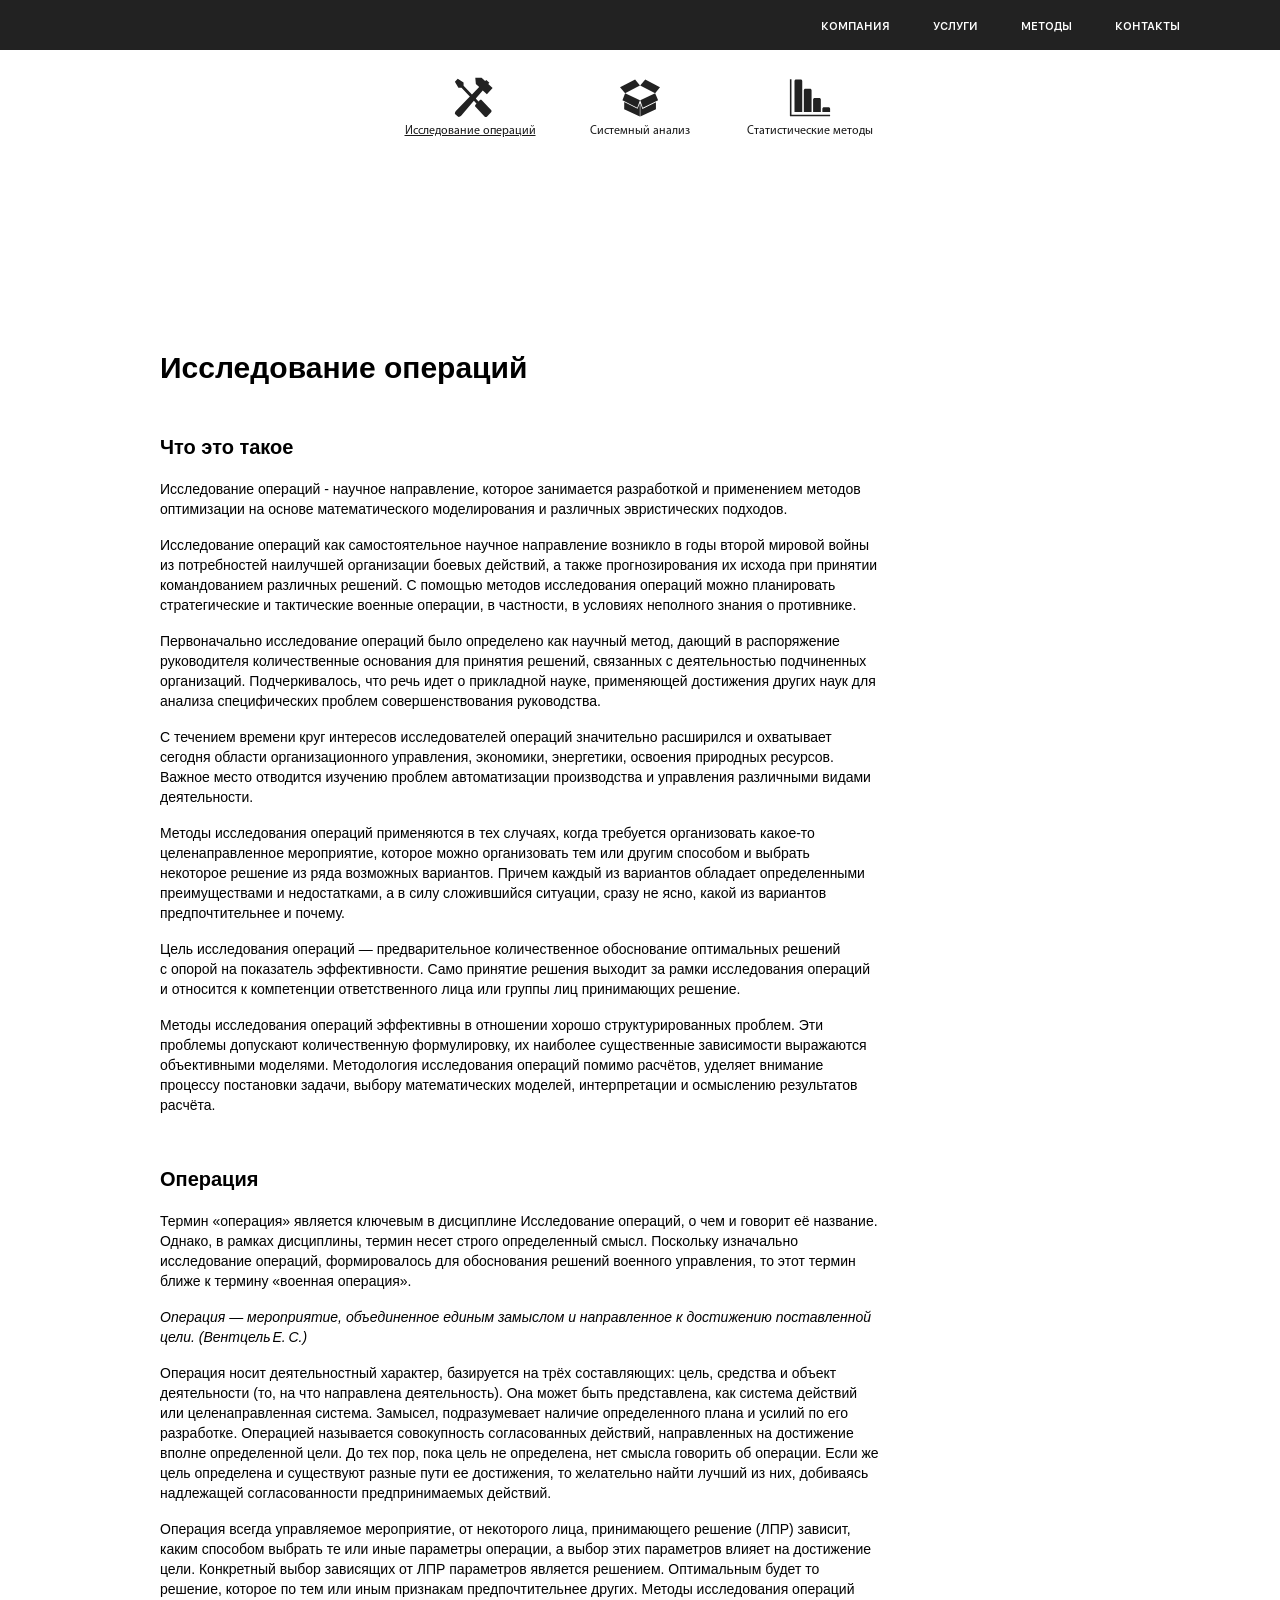
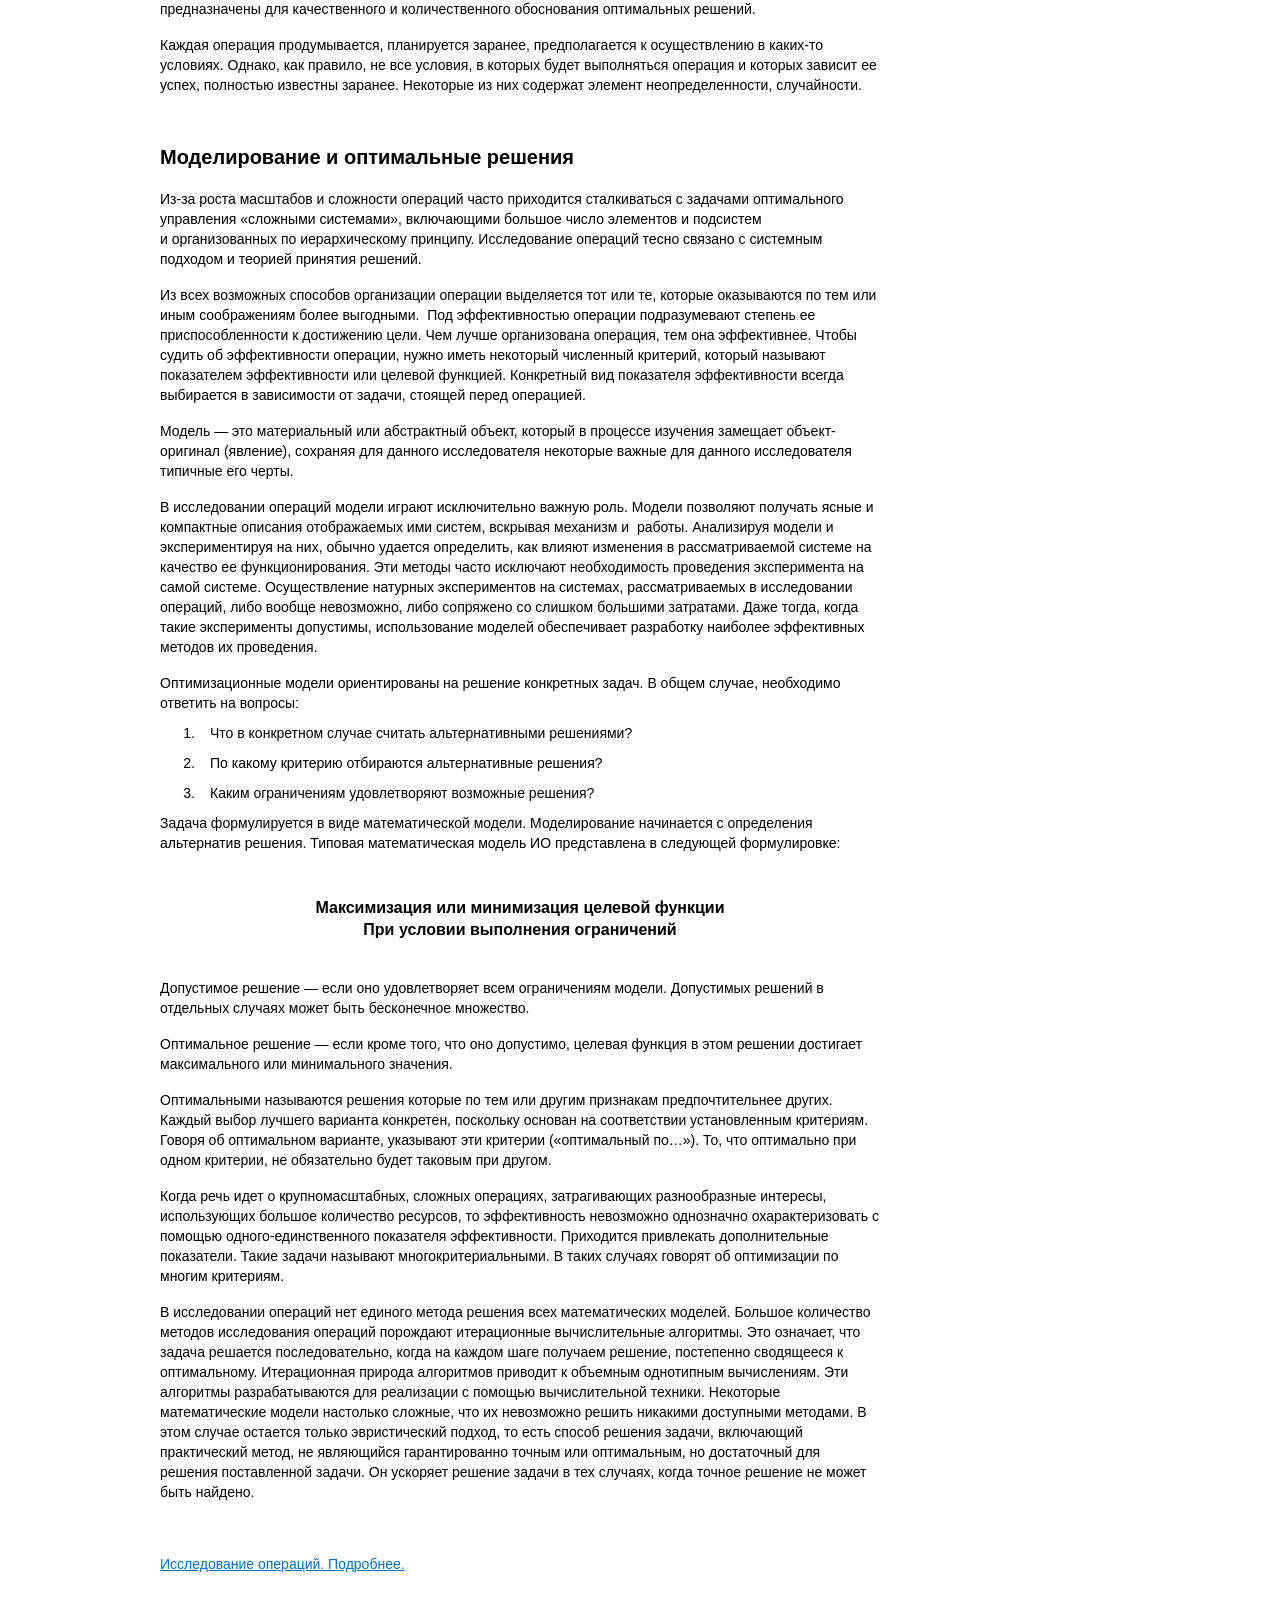
<file: operation.html>
<!DOCTYPE html>
<html class="nojs html css_verticalspacer" lang="ru-RU">
 <head>

  <meta http-equiv="Content-type" content="text/html;charset=UTF-8"/>
  <meta name="description" content="Исследование операций. Методы оптимальных решений."/>
  <meta name="keywords" content="Исследование операций, Операция, Решение, Метод, Оптимальное"/>
  <meta name="generator" content="2017.0.3.363"/>
  <meta property="og:title" content="Исследование операций"/><!-- custom meta -->
  <meta property="og:type" content="website"/><!-- custom meta -->
  <meta property="og:url" content="https://system-laboratory.ru/operation.html"/><!-- custom meta -->
  <meta property="og:image" content="https://system-laboratory.ru/assets/image_37.jpg"/><!-- custom meta -->
  <meta property="og:description" content="Исследование операций - научное направление, которое занимается разработкой и применением методов оптимизации на основе математического моделирования и различных эвристических подходов."/><!-- custom meta -->
  <meta property="og:site_name" content="Лаборатория системного анализа"/><!-- custom meta -->
  <meta name="viewport" content="width=device-width, initial-scale=1.0"/>
  
  <script type="text/javascript">
   // Update the 'nojs'/'js' class on the html node
document.documentElement.className = document.documentElement.className.replace(/\bnojs\b/g, 'js');

// Check that all required assets are uploaded and up-to-date
if(typeof Muse == "undefined") window.Muse = {}; window.Muse.assets = {"required":["museutils.js", "museconfig.js", "jquery.musemenu.js", "jquery.watch.js", "webpro.js", "musewpdisclosure.js", "jquery.museresponsive.js", "require.js", "jquery.musepolyfill.bgsize.js", "operation.css"], "outOfDate":[]};
</script>
  
  <link rel="shortcut icon" href="images/favicon.ico?crc=217876451"/>
  <title>Исследование операций — Лаборатория системного анализа</title>
  <!-- CSS -->
  <link rel="stylesheet" type="text/css" href="css/site_global.css?crc=3895645853"/>
  <link rel="stylesheet" type="text/css" href="css/master_______-_3.css?crc=277714323"/>
  <link rel="stylesheet" type="text/css" href="css/operation.css?crc=504214894" id="pagesheet"/>
  <!-- IE-only CSS -->
  <!--[if lt IE 9]>
  <link rel="stylesheet" type="text/css" href="css/iefonts_operation.css?crc=253168516"/>
  <link rel="stylesheet" type="text/css" href="css/nomq_preview_master_______-_3.css?crc=518342793"/>
  <link rel="stylesheet" type="text/css" href="css/nomq_operation.css?crc=311398813" id="nomq_pagesheet"/>
  <![endif]-->
  <!-- Other scripts -->
  <script type="text/javascript">
   var __adobewebfontsappname__ = "muse";
</script>
  <!-- JS includes -->
  <script src="https://webfonts.creativecloud.com/pt-sans:n7,n4,i4:all.js" type="text/javascript"></script>
  <!--[if lt IE 9]>
  <script src="scripts/html5shiv.js?crc=4241844378" type="text/javascript"></script>
  <![endif]-->
    <!--custom head HTML-->
  <script>
  (function(i,s,o,g,r,a,m){i['GoogleAnalyticsObject']=r;i[r]=i[r]||function(){
  (i[r].q=i[r].q||[]).push(arguments)},i[r].l=1*new Date();a=s.createElement(o),
  m=s.getElementsByTagName(o)[0];a.async=1;a.src=g;m.parentNode.insertBefore(a,m)
  })(window,document,'script','https://www.google-analytics.com/analytics.js','ga');

  ga('create', 'UA-102547958-2', 'auto');
  ga('send', 'pageview');

</script>
<!-- Yandex.Metrika counter -->
<script type="text/javascript" >
    (function (d, w, c) {
        (w[c] = w[c] || []).push(function() {
            try {
                w.yaCounter45293388 = new Ya.Metrika({
                    id:45293388,
                    clickmap:true,
                    trackLinks:true,
                    accurateTrackBounce:true,
                    webvisor:true,
                    trackHash:true
                });
            } catch(e) { }
        });

        var n = d.getElementsByTagName("script")[0],
            s = d.createElement("script"),
            f = function () { n.parentNode.insertBefore(s, n); };
        s.type = "text/javascript";
        s.async = true;
        s.src = "https://mc.yandex.ru/metrika/watch.js";

        if (w.opera == "[object Opera]") {
            d.addEventListener("DOMContentLoaded", f, false);
        } else { f(); }
    })(document, window, "yandex_metrika_callbacks");
</script>
<noscript><div><img src="https://mc.yandex.ru/watch/45293388" style="position:absolute; left:-9999px;" alt="" /></div></noscript>
<!-- /Yandex.Metrika counter -->
<script type='application/ld+json'> 
{
  "@context": "http://www.schema.org",
  "@type": "WebSite",
  "name": "Лаборатория системного анализа",
  "url": "https://system-laboratory.ru/"
}
 </script>

<script type='application/ld+json'> 
{
  "@context": "http://www.schema.org",
  "@type": "WebSite",
  "name": "Лаборатория системного анализа",
  "url": "https://system-laboratory.ru/"
}
 </script>

<script type="application/ld+json">
{
  "@context" : "http://schema.org",
  "@type" : "Organization",
  "name" : "Лаборатория системного анализа",
  "url" : "https://system-laboratory.ru",
  "sameAs" : [
    "https://vk.com/syslabru",
    "https://plus.google.com/115577333916113508924",
    "https://www.facebook.com/systemlabspb",
    "https://twitter.com/SystemlabRu",
    "http://youtube.com/channel/UCl9Ov3q21FTp_EdjvkcYeYw",
    "https://system-laboratory.blogspot.com",
    "https://system-laboratory.tumblr.com",
    "https://www.linkedin.com/company/system-lab",
    "https://www.ok.ru/group/58460052914213",
    "http://systems-analysis.ru/"
  ]
}
</script>

<script type='application/ld+json'> 
{
  "@context": "http://www.schema.org",
  "@type": "Organization",
  "name": "Лаборатория системного анализа",
  "url": "https://system-laboratory.ru",
  "address": {
    "@type": "PostalAddress",
    "streetAddress": "ул. Свеаборгская, д. 13. Помещение 2Н, Офис 1А",
    "addressLocality": "Санкт-Петербург",
    "addressRegion": "196105",
    "addressCountry": "Россия"
  },
  "contactPoint": {
    "@type": "ContactPoint",
    "telephone": "+7-952-268-6640",
    "contactType": "customer service",
    "email": "info@system-laboratory.ru"
  }
}
 </script>

<script type='application/ld+json'> 
{
  "@context": "http://schema.org",
  "@type": "Organization",
  "url": "https://system-laboratory.ru/",
  "logo": "https://system-laboratory.ru/assets/logo_b.jpg"
}
</script>

<html lang="ru" itemscope itemtype="http://schema.org/WebPage">


<!-- Schema.org data | Generated by SeoLik.ru -->
<meta itemprop="name"  content="Исследование операций">
<meta itemprop="description" name="description" content="Исследование операций - научное направление, которое занимается разработкой и применением методов оптимизации на основе математического моделирования и различных эвристических подходов.">
<meta itemprop="image" name="image" content="https://system-laboratory.ru/assets/image_37.jpg">

<!-- Twitter Card data | Generated by SeoLik.ru -->
<meta name="twitter:card" content="summary_large_image">
<meta name="twitter:site" content="@SystemlabRu">
<meta name="twitter:title" content="Исследование операций">
<meta name="twitter:description" content="Исследование операций - научное направление, которое занимается разработкой и применением методов оптимизации на основе математического моделирования и различных эвристических подходов.">
<meta name="twitter:creator" content="@SystemlabRu">
<meta name="twitter:image" content="https://system-laboratory.ru/assets/image_37.jpg">

<!-- Open Graph data | Generated by SeoLik.ru -->
<meta property="og:locale" content="ru_RU">
<!-- Image for Social | Generated by SeoLik.ru -->
<link rel="image_src" href="https://system-laboratory.ru/assets/image_37.jpg">
  <!--/*

*/
-->
 </head>
 <body>

  <div class="breakpoint active" id="bp_infinity" data-min-width="1441"><!-- responsive breakpoint node -->
   <div class="clearfix borderbox" id="page"><!-- column -->
    <div class="position_content" id="page_position_content">
     <div class="browser_width" id="u298261-4-bw">
      <div class="clearfix pinned-colelem" id="u298261-4" data-IBE-flags="txtStyleSrc"><!-- content -->
       <p><span class="actAsDiv normal_text" id="u298262"><!-- content --><span class="MenuBar actAsDiv clearfix" id="menuu298263"><!-- horizontal box --><span class="MenuItemContainer actAsDiv clearfix grpelem" id="u298278"><!-- vertical box --><a class="nonblock nontext MenuItem MenuItemWithSubMenu actAsDiv clearfix colelem" id="u298279" href="company.html" data-href="page:U105"><!-- horizontal box --><span class="MenuItemLabel NoWrap actAsDiv clearfix grpelem" id="u298282-4"><!-- content --><span class="actAsPara shared_content" id="u298282-2" data-content-guid="u298282-2_content"><span id="u298282">КОМПАНИЯ</span></span></span></a></span><span class="MenuItemContainer actAsDiv clearfix grpelem" id="u298285"><!-- vertical box --><a class="nonblock nontext MenuItem MenuItemWithSubMenu actAsDiv clearfix colelem" id="u298286" href="services.html" data-href="page:U117"><!-- horizontal box --><span class="MenuItemLabel NoWrap actAsDiv clearfix grpelem" id="u298288-4"><!-- content --><span class="actAsPara shared_content" id="u298288-2" data-content-guid="u298288-2_content"><span id="u298288">УСЛУГИ</span></span></span></a></span><span class="MenuItemContainer actAsDiv clearfix grpelem" id="u298271"><!-- vertical box --><a class="nonblock nontext MenuItem MenuItemWithSubMenu actAsDiv clearfix colelem" id="u298274" href="methods.html" data-href="page:U129"><!-- horizontal box --><span class="MenuItemLabel NoWrap actAsDiv clearfix grpelem" id="u298276-4"><!-- content --><span class="actAsPara shared_content" id="u298276-2" data-content-guid="u298276-2_content"><span id="u298276">МЕТОДЫ</span></span></span></a></span><span class="MenuItemContainer actAsDiv clearfix grpelem" id="u298264"><!-- vertical box --><a class="nonblock nontext MenuItem MenuItemWithSubMenu actAsDiv clearfix colelem" id="u298265" href="contact.html" data-href="page:U141"><!-- horizontal box --><span class="MenuItemLabel NoWrap actAsDiv clearfix grpelem" id="u298266-4"><!-- content --><span class="actAsPara shared_content" id="u298266-2" data-content-guid="u298266-2_content"><span id="u298266">КОНТАКТЫ</span></span></span></a></span></span></span><span class="shared_content" data-content-guid="u298261-4_0_1_content"></span></p>
      </div>
     </div>
     <div class="clearfix colelem shared_content" id="pbuttonu205299" data-content-guid="pbuttonu205299_content"><!-- group -->
      <!-- m_editable region-id="editable-static-tag-U205299" template="operation.html" data-type="html" data-ice-options="clickable" data-ice-editable="link" -->
      <a class="nonblock nontext Button ButtonSelected clearfix grpelem" id="buttonu205299" href="operation.html" data-href="page:U21936" data-muse-uid="U205299"><!-- container box --><div class="museBGSize colelem" id="u205300"><!-- simple frame --></div><!-- m_editable region-id="editable-static-tag-U205301-BP_infinity" template="operation.html" data-type="html" data-ice-options="disableImageResize,link" --><div class="clearfix colelem" id="u205301-4" data-muse-uid="U205301" data-muse-type="txt_frame"><!-- content --><h2>Исследование операций</h2></div><!-- /m_editable --></a>
      <!-- /m_editable -->
      <!-- m_editable region-id="editable-static-tag-U205302" template="operation.html" data-type="html" data-ice-options="clickable" data-ice-editable="link" -->
      <a class="nonblock nontext Button clearfix grpelem" id="buttonu205302" href="system.html" data-href="page:U22032" data-muse-uid="U205302"><!-- container box --><div class="museBGSize colelem" id="u205303"><!-- simple frame --></div><!-- m_editable region-id="editable-static-tag-U205304-BP_infinity" template="operation.html" data-type="html" data-ice-options="disableImageResize,link" --><div class="clearfix colelem" id="u205304-4" data-muse-uid="U205304" data-muse-type="txt_frame"><!-- content --><p>Системный анализ</p></div><!-- /m_editable --></a>
      <!-- /m_editable -->
      <!-- m_editable region-id="editable-static-tag-U205305" template="operation.html" data-type="html" data-ice-options="clickable" data-ice-editable="link" -->
      <a class="nonblock nontext Button clearfix grpelem" id="buttonu205305" href="statistical_method.html" data-href="page:U21984" data-muse-uid="U205305"><!-- container box --><div class="museBGSize colelem" id="u205306"><!-- simple frame --></div><!-- m_editable region-id="editable-static-tag-U205307-BP_infinity" template="operation.html" data-type="html" data-ice-options="disableImageResize,link" --><div class="clearfix colelem" id="u205307-4" data-muse-uid="U205307" data-muse-type="txt_frame"><!-- content --><p>Статистические методы</p></div><!-- /m_editable --></a>
      <!-- /m_editable -->
     </div>
     <!-- m_editable region-id="editable-static-tag-U205296-BP_infinity" template="operation.html" data-type="html" data-ice-options="disableImageResize,link,txtStyleTarget" -->
     <div class="clearfix colelem shared_content" id="u205296-84" data-muse-uid="U205296" data-muse-type="txt_frame" data-IBE-flags="txtStyleSrc" data-content-guid="u205296-84_content"><!-- content -->
      <h1 id="u205296-2">Исследование операций</h1>
      <p id="u205296-3">&nbsp;</p>
      <p id="u205296-4">&nbsp;</p>
      <p id="u205296-6">Что это такое</p>
      <p id="u205296-8">Исследование операций - научное направление, которое занимается разработкой и применением методов оптимизации на основе математического моделирования и различных эвристических подходов.</p>
      <p id="u205296-10">Исследование операций как самостоятельное научное направление возникло в годы второй мировой войны из потребностей наилучшей организации боевых действий, а также прогнозирования их исхода при принятии командованием различных решений. С помощью методов исследования операций можно планировать стратегические и тактические военные операции, в частности, в условиях неполного знания о противнике.</p>
      <p id="u205296-12">Первоначально исследование операций было определено как научный метод, дающий в распоряжение руководителя количественные основания для принятия решений, связанных с деятельностью подчиненных организаций. Подчеркивалось, что речь идет о прикладной науке, применяющей достижения других наук для анализа специфических проблем совершенствования руководства.</p>
      <p id="u205296-14">С течением времени круг интересов исследователей операций значительно расширился и охватывает сегодня области организационного управления, экономики, энергетики, освоения природных ресурсов. Важное место отводится изучению проблем автоматизации производства и управления различными видами деятельности.</p>
      <p id="u205296-16">Методы исследования операций применяются в тех случаях, когда требуется организовать какое-то целенаправленное мероприятие, которое можно организовать тем или другим способом и выбрать некоторое решение из ряда возможных вариантов. Причем каждый из вариантов обладает определенными преимуществами и недостатками, а в силу сложившийся ситуации, сразу не ясно, какой из вариантов предпочтительнее и почему.</p>
      <p id="u205296-18">Цель исследования операций — предварительное количественное обоснование оптимальных решений с опорой на показатель эффективности. Само принятие решения выходит за рамки исследования операций и относится к компетенции ответственного лица или группы лиц принимающих решение.</p>
      <p id="u205296-20">Методы исследования операций эффективны в отношении хорошо структурированных проблем. Эти проблемы допускают количественную формулировку, их наиболее существенные зависимости выражаются объективными моделями. Методология исследования операций помимо расчётов, уделяет внимание процессу постановки задачи, выбору математических моделей, интерпретации и осмыслению результатов расчёта.</p>
      <p id="u205296-21">&nbsp;</p>
      <p id="u205296-22">&nbsp;</p>
      <h2 id="u205296-24">Операция</h2>
      <p id="u205296-26">Термин «операция» является ключевым в дисциплине Исследование операций, о чем и говорит её название. Однако, в рамках дисциплины, термин несет строго определенный смысл. Поскольку изначально исследование операций, формировалось для обоснования решений военного управления, то этот термин ближе к термину «военная операция».</p>
      <p id="u205296-28">Операция — мероприятие, объединенное единым замыслом и направленное к достижению поставленной цели. (Вентцель Е. С.)</p>
      <p id="u205296-30">Операция носит деятельностный характер, базируется на трёх составляющих: цель, средства и объект деятельности (то, на что направлена деятельность). Она может быть представлена, как система действий или целенаправленная система. Замысел, подразумевает наличие определенного плана и усилий по его разработке. Операцией называется совокупность согласованных действий, направленных на достижение вполне определенной цели. До тех пор, пока цель не определена, нет смысла говорить об операции. Если же цель определена и существуют разные пути ее достижения, то желательно найти лучший из них, добиваясь надлежащей согласованности предпринимаемых действий.</p>
      <p id="u205296-32">Операция всегда управляемое мероприятие, от некоторого лица, принимающего решение (ЛПР) зависит, каким способом выбрать те или иные параметры операции, а выбор этих параметров влияет на достижение цели. Конкретный выбор зависящих от ЛПР параметров является решением. Оптимальным будет то решение, которое по тем или иным признакам предпочтительнее других. Методы исследования операций предназначены для качественного и количественного обоснования оптимальных решений.</p>
      <p id="u205296-34"><span id="u205296-33">Каждая операция продумывается, планируется заранее, предполагается к осуществлению в каких-то условиях. Однако, как правило, не все условия, в которых будет выполняться операция и которых зависит ее успех, полностью известны заранее. Некоторые из них содержат элемент неопределенности, случайности.</span></p>
      <p id="u205296-35">&nbsp;</p>
      <p id="u205296-36">&nbsp;</p>
      <h2 id="u205296-38">Моделирование и оптимальные решения</h2>
      <p id="u205296-40">Из-за роста масштабов и сложности операций часто приходится сталкиваться с задачами оптимального управления «сложными системами», включающими большое число элементов и подсистем и организованных по иерархическому принципу. Исследование операций тесно связано с системным подходом и теорией принятия решений.</p>
      <p id="u205296-42">Из всех возможных способов организации операции выделяется тот или те, которые оказываются по тем или иным соображениям более выгодными.&nbsp; Под эффективностью операции подразумевают степень ее приспособленности к достижению цели. Чем лучше организована операция, тем она эффективнее. Чтобы судить об эффективности операции, нужно иметь некоторый численный критерий, который называют показателем эффективности или целевой функцией. Конкретный вид показателя эффективности всегда выбирается в зависимости от задачи, стоящей перед операцией.</p>
      <p id="u205296-44">Модель — это материальный или абстрактный объект, который в процессе изучения замещает объект-оригинал (явление), сохраняя для данного исследователя некоторые важные для данного исследователя типичные его черты.</p>
      <p id="u205296-46">В исследовании операций модели играют исключительно важную роль. Модели позволяют получать ясные и компактные описания отображаемых ими систем, вскрывая механизм и&nbsp; работы. Анализируя модели и экспериментируя на них, обычно удается определить, как влияют изменения в рассматриваемой системе на качество ее функционирования. Эти методы часто исключают необходимость проведения эксперимента на самой системе. Осуществление натурных экспериментов на системах, рассматриваемых в исследовании операций, либо вообще невозможно, либо сопряжено со слишком большими затратами. Даже тогда, когда такие эксперименты допустимы, использование моделей обеспечивает разработку наиболее эффективных методов их проведения.</p>
      <p id="u205296-48"><span id="u205296-47">Оптимизационные модели ориентированы на решение конкретных задач. В общем случае, необходимо ответить на вопросы:</span></p>
      <ol class="list0 nls-None" id="u205296-55">
       <li id="u205296-50"><span id="u205296-49">Что в конкретном случае считать альтернативными решениями?</span></li>
       <li id="u205296-52"><span id="u205296-51">По какому критерию отбираются альтернативные решения?</span></li>
       <li id="u205296-54"><span id="u205296-53">Каким ограничениям удовлетворяют возможные решения?</span></li>
      </ol>
      <p id="u205296-57">Задача формулируется в виде математической модели. Моделирование начинается с определения альтернатив решения. Типовая математическая модель ИО представлена в следующей формулировке:</p>
      <p id="u205296-58">&nbsp;</p>
      <p id="u205296-59">&nbsp;</p>
      <p id="u205296-61">Максимизация или минимизация целевой функции</p>
      <p id="u205296-63">При условии выполнения ограничений</p>
      <p id="u205296-64">&nbsp;</p>
      <p id="u205296-65">&nbsp;</p>
      <p id="u205296-67">Допустимое решение — если оно удовлетворяет всем ограничениям модели. Допустимых решений в отдельных случаях может быть бесконечное множество.</p>
      <p id="u205296-69">Оптимальное решение — если кроме того, что оно допустимо, целевая функция в этом решении достигает максимального или минимального значения.</p>
      <p id="u205296-71">Оптимальными называются решения которые по тем или другим признакам предпочтительнее других. Каждый выбор лучшего варианта конкретен, поскольку основан на соответствии установленным критериям. Говоря об оптимальном варианте, указывают эти критерии («оптимальный по…»). То, что оптимально при одном критерии, не обязательно будет таковым при другом.</p>
      <p id="u205296-73">Когда речь идет о крупномасштабных, сложных операциях, затрагивающих разнообразные интересы, использующих большое количество ресурсов, то эффективность невозможно однозначно охарактеризовать с помощью одного-единственного показателя эффективности. Приходится привлекать дополнительные показатели. Такие задачи называют многокритериальными. В таких случаях говорят об оптимизации по многим критериям.</p>
      <p id="u205296-75">В исследовании операций нет единого метода решения всех математических моделей. Большое количество методов исследования операций порождают итерационные вычислительные алгоритмы. Это означает, что задача решается последовательно, когда на каждом шаге получаем решение, постепенно сводящееся к оптимальному. Итерационная природа алгоритмов приводит к объемным однотипным вычислениям. Эти алгоритмы разрабатываются для реализации с помощью вычислительной техники. Некоторые математические модели настолько сложные, что их невозможно решить никакими доступными методами. В этом случае остается только эвристический подход, то есть способ решения задачи, включающий практический метод, не являющийся гарантированно точным или оптимальным, но достаточный для решения поставленной задачи. Он ускоряет решение задачи в тех случаях, когда точное решение не может быть найдено.</p>
      <p id="u205296-76">&nbsp;</p>
      <p class="ts4" id="u205296-79"><a class="nonblock" href="http://systems-analysis.ru/operation_reserch.html" target="_blank"><span id="u205296-77">Исследование операций. Подробнее.</span></a></p>
      <p class="ts4" id="u205296-80">&nbsp;</p>
      <p class="ts4" id="u205296-81">&nbsp;</p>
      <p class="ts4" id="u205296-82">&nbsp;</p>
     </div>
     <!-- /m_editable -->
     <div class="verticalspacer" data-offset-top="3136" data-content-above-spacer="3136" data-content-below-spacer="0"></div>
     <div class="browser_width colelem" id="u266614-4-bw">
      <div class="clearfix" id="u266614-4" data-IBE-flags="txtStyleSrc"><!-- content -->
       <p><span class="actAsDiv normal_text" id="u266652"><!-- content --><span class="actAsDiv clearfix" id="u266653-4" data-IBE-flags="txtStyleSrc"><!-- content --><span class="actAsPara" id="u266653-2">© Лаборатория системного анализа 2018</span></span></span><span class="actAsDiv normal_text" id="u266615"><!-- content --><span class="MenuBar actAsDiv clearfix" id="menuu266616"><!-- horizontal box --><span class="MenuItemContainer actAsDiv clearfix grpelem" id="u266617"><!-- vertical box --><a class="nonblock nontext MenuItem MenuItemWithSubMenu actAsDiv clearfix colelem" id="u266620" href="index.html" data-href="page:U93"><!-- horizontal box --><span class="MenuItemLabel NoWrap actAsDiv clearfix grpelem" id="u266621-4" data-IBE-flags="txtStyleSrc"><!-- content --><span class="actAsPara">Главная</span></span></a></span><span class="MenuItemContainer actAsDiv clearfix grpelem" id="u266624"><!-- vertical box --><a class="nonblock nontext MenuItem MenuItemWithSubMenu actAsDiv clearfix colelem" id="u266627" href="company.html" data-href="page:U105"><!-- horizontal box --><span class="MenuItemLabel NoWrap actAsDiv clearfix grpelem" id="u266628-4" data-IBE-flags="txtStyleSrc"><!-- content --><span class="actAsPara">Компания</span></span></a></span><span class="MenuItemContainer actAsDiv clearfix grpelem" id="u266631"><!-- vertical box --><a class="nonblock nontext MenuItem MenuItemWithSubMenu actAsDiv clearfix colelem" id="u266632" href="services.html" data-href="page:U117"><!-- horizontal box --><span class="MenuItemLabel NoWrap actAsDiv clearfix grpelem" id="u266635-4" data-IBE-flags="txtStyleSrc"><!-- content --><span class="actAsPara">Услуги</span></span></a></span><span class="MenuItemContainer actAsDiv clearfix grpelem" id="u266638"><!-- vertical box --><a class="nonblock nontext MenuItem MenuItemWithSubMenu actAsDiv clearfix colelem" id="u266641" href="methods.html" data-href="page:U129"><!-- horizontal box --><span class="MenuItemLabel NoWrap actAsDiv clearfix grpelem" id="u266642-4" data-IBE-flags="txtStyleSrc"><!-- content --><span class="actAsPara">Методы</span></span></a></span><span class="MenuItemContainer actAsDiv clearfix grpelem" id="u266645"><!-- vertical box --><a class="nonblock nontext MenuItem MenuItemWithSubMenu actAsDiv clearfix colelem" id="u266646" href="contact.html" data-href="page:U141"><!-- horizontal box --><span class="MenuItemLabel NoWrap actAsDiv clearfix grpelem" id="u266649-4" data-IBE-flags="txtStyleSrc"><!-- content --><span class="actAsPara">Контакты</span></span></a></span></span></span><span></span></p>
      </div>
     </div>
    </div>
   </div>
  </div>
  <div class="breakpoint" id="bp_1440" data-min-width="961" data-max-width="1440"><!-- responsive breakpoint node -->
   <div class="clearfix borderbox temp_no_id" data-orig-id="page"><!-- column -->
    <div class="position_content temp_no_id" data-orig-id="page_position_content">
     <div class="browser_width colelem temp_no_id" data-orig-id="u298261-4-bw">
      <div class="clearfix temp_no_id" data-IBE-flags="txtStyleSrc" data-orig-id="u298261-4"><!-- content -->
       <p><span class="actAsDiv normal_text temp_no_id" data-orig-id="u298262"><!-- content --><span class="MenuBar actAsDiv clearfix temp_no_id" data-orig-id="menuu298263"><!-- horizontal box --><span class="MenuItemContainer actAsDiv clearfix grpelem temp_no_id" data-orig-id="u298278"><!-- vertical box --><a class="nonblock nontext MenuItem MenuItemWithSubMenu actAsDiv clearfix colelem temp_no_id" href="company.html" data-href="page:U105" data-orig-id="u298279"><!-- horizontal box --><span class="MenuItemLabel NoWrap actAsDiv clearfix grpelem temp_no_id" data-orig-id="u298282-4"><!-- content --><span class="actAsPara placeholder" data-placeholder-for="u298282-2_content"><!-- placeholder node --></span></span></a></span><span class="MenuItemContainer actAsDiv clearfix grpelem temp_no_id" data-orig-id="u298285"><!-- vertical box --><a class="nonblock nontext MenuItem MenuItemWithSubMenu actAsDiv clearfix colelem temp_no_id" href="services.html" data-href="page:U117" data-orig-id="u298286"><!-- horizontal box --><span class="MenuItemLabel NoWrap actAsDiv clearfix grpelem temp_no_id" data-orig-id="u298288-4"><!-- content --><span class="actAsPara placeholder" data-placeholder-for="u298288-2_content"><!-- placeholder node --></span></span></a></span><span class="MenuItemContainer actAsDiv clearfix grpelem temp_no_id" data-orig-id="u298271"><!-- vertical box --><a class="nonblock nontext MenuItem MenuItemWithSubMenu actAsDiv clearfix colelem temp_no_id" href="methods.html" data-href="page:U129" data-orig-id="u298274"><!-- horizontal box --><span class="MenuItemLabel NoWrap actAsDiv clearfix grpelem temp_no_id" data-orig-id="u298276-4"><!-- content --><span class="actAsPara placeholder" data-placeholder-for="u298276-2_content"><!-- placeholder node --></span></span></a></span><span class="MenuItemContainer actAsDiv clearfix grpelem temp_no_id" data-orig-id="u298264"><!-- vertical box --><a class="nonblock nontext MenuItem MenuItemWithSubMenu actAsDiv clearfix colelem temp_no_id" href="contact.html" data-href="page:U141" data-orig-id="u298265"><!-- horizontal box --><span class="MenuItemLabel NoWrap actAsDiv clearfix grpelem temp_no_id" data-orig-id="u298266-4"><!-- content --><span class="actAsPara placeholder" data-placeholder-for="u298266-2_content"><!-- placeholder node --></span></span></a></span></span></span><span class="placeholder" data-placeholder-for="u298261-4_0_1_content"><!-- placeholder node --></span></p>
      </div>
     </div>
     <span class="clearfix colelem placeholder" data-placeholder-for="pbuttonu205299_content"><!-- placeholder node --></span>
     <!-- m_editable region-id="editable-static-tag-U205296-BP_1440" template="operation.html" data-type="html" data-ice-options="disableImageResize,link,txtStyleTarget" -->
     <span class="clearfix colelem placeholder" data-placeholder-for="u205296-84_content"><!-- placeholder node --></span>
     <!-- /m_editable -->
     <div class="verticalspacer" data-offset-top="3172" data-content-above-spacer="3172" data-content-below-spacer="0"></div>
     <div class="browser_width colelem" id="u265546-4-bw">
      <div class="clearfix" id="u265546-4" data-IBE-flags="txtStyleSrc"><!-- content -->
       <p><span class="actAsDiv normal_text" id="u265584"><!-- content --><span class="actAsDiv clearfix" id="u265585-4" data-IBE-flags="txtStyleSrc"><!-- content --><span class="actAsPara" id="u265585-2">© Лаборатория системного анализа 2018</span></span></span><span class="actAsDiv normal_text" id="u265547"><!-- content --><span class="MenuBar actAsDiv clearfix" id="menuu265548"><!-- horizontal box --><span class="MenuItemContainer actAsDiv clearfix grpelem" id="u265549"><!-- vertical box --><a class="nonblock nontext MenuItem MenuItemWithSubMenu actAsDiv clearfix colelem" id="u265550" href="index.html" data-href="page:U93"><!-- horizontal box --><span class="MenuItemLabel NoWrap actAsDiv clearfix grpelem" id="u265553-4" data-IBE-flags="txtStyleSrc"><!-- content --><span class="actAsPara">Главная</span></span></a></span><span class="MenuItemContainer actAsDiv clearfix grpelem" id="u265563"><!-- vertical box --><a class="nonblock nontext MenuItem MenuItemWithSubMenu actAsDiv clearfix colelem" id="u265566" href="company.html" data-href="page:U105"><!-- horizontal box --><span class="MenuItemLabel NoWrap actAsDiv clearfix grpelem" id="u265569-4" data-IBE-flags="txtStyleSrc"><!-- content --><span class="actAsPara">Компания</span></span></a></span><span class="MenuItemContainer actAsDiv clearfix grpelem" id="u265570"><!-- vertical box --><a class="nonblock nontext MenuItem MenuItemWithSubMenu actAsDiv clearfix colelem" id="u265573" href="services.html" data-href="page:U117"><!-- horizontal box --><span class="MenuItemLabel NoWrap actAsDiv clearfix grpelem" id="u265576-4" data-IBE-flags="txtStyleSrc"><!-- content --><span class="actAsPara">Услуги</span></span></a></span><span class="MenuItemContainer actAsDiv clearfix grpelem" id="u265577"><!-- vertical box --><a class="nonblock nontext MenuItem MenuItemWithSubMenu actAsDiv clearfix colelem" id="u265578" href="methods.html" data-href="page:U129"><!-- horizontal box --><span class="MenuItemLabel NoWrap actAsDiv clearfix grpelem" id="u265581-4" data-IBE-flags="txtStyleSrc"><!-- content --><span class="actAsPara">Методы</span></span></a></span><span class="MenuItemContainer actAsDiv clearfix grpelem" id="u265556"><!-- vertical box --><a class="nonblock nontext MenuItem MenuItemWithSubMenu actAsDiv clearfix colelem" id="u265559" href="contact.html" data-href="page:U141"><!-- horizontal box --><span class="MenuItemLabel NoWrap actAsDiv clearfix grpelem" id="u265562-4" data-IBE-flags="txtStyleSrc"><!-- content --><span class="actAsPara">Контакты</span></span></a></span></span></span><span></span></p>
      </div>
     </div>
    </div>
   </div>
  </div>
  <div class="breakpoint" id="bp_960" data-min-width="801" data-max-width="960"><!-- responsive breakpoint node -->
   <div class="clearfix borderbox temp_no_id" data-orig-id="page"><!-- column -->
    <div class="position_content temp_no_id" data-orig-id="page_position_content">
     <div class="browser_width temp_no_id" data-orig-id="u298261-4-bw">
      <div class="clearfix pinned-colelem temp_no_id" data-IBE-flags="txtStyleSrc" data-orig-id="u298261-4"><!-- content -->
       <p><span class="actAsDiv normal_text temp_no_id" data-orig-id="u298262"><!-- content --><span class="MenuBar actAsDiv clearfix temp_no_id" data-orig-id="menuu298263"><!-- horizontal box --><span class="MenuItemContainer actAsDiv clearfix grpelem temp_no_id" data-orig-id="u298278"><!-- vertical box --><a class="nonblock nontext MenuItem MenuItemWithSubMenu actAsDiv clearfix colelem temp_no_id" href="company.html" data-href="page:U105" data-orig-id="u298279"><!-- horizontal box --><span class="MenuItemLabel NoWrap actAsDiv clearfix grpelem temp_no_id" data-orig-id="u298282-4"><!-- content --><span class="actAsPara placeholder" data-placeholder-for="u298282-2_content"><!-- placeholder node --></span></span></a></span><span class="MenuItemContainer actAsDiv clearfix grpelem temp_no_id" data-orig-id="u298285"><!-- vertical box --><a class="nonblock nontext MenuItem MenuItemWithSubMenu actAsDiv clearfix colelem temp_no_id" href="services.html" data-href="page:U117" data-orig-id="u298286"><!-- horizontal box --><span class="MenuItemLabel NoWrap actAsDiv clearfix grpelem temp_no_id" data-orig-id="u298288-4"><!-- content --><span class="actAsPara placeholder" data-placeholder-for="u298288-2_content"><!-- placeholder node --></span></span></a></span><span class="MenuItemContainer actAsDiv clearfix grpelem temp_no_id" data-orig-id="u298271"><!-- vertical box --><a class="nonblock nontext MenuItem MenuItemWithSubMenu actAsDiv clearfix colelem temp_no_id" href="methods.html" data-href="page:U129" data-orig-id="u298274"><!-- horizontal box --><span class="MenuItemLabel NoWrap actAsDiv clearfix grpelem temp_no_id" data-orig-id="u298276-4"><!-- content --><span class="actAsPara placeholder" data-placeholder-for="u298276-2_content"><!-- placeholder node --></span></span></a></span><span class="MenuItemContainer actAsDiv clearfix grpelem temp_no_id" data-orig-id="u298264"><!-- vertical box --><a class="nonblock nontext MenuItem MenuItemWithSubMenu actAsDiv clearfix colelem temp_no_id" href="contact.html" data-href="page:U141" data-orig-id="u298265"><!-- horizontal box --><span class="MenuItemLabel NoWrap actAsDiv clearfix grpelem temp_no_id" data-orig-id="u298266-4"><!-- content --><span class="actAsPara placeholder" data-placeholder-for="u298266-2_content"><!-- placeholder node --></span></span></a></span></span></span><span class="placeholder" data-placeholder-for="u298261-4_0_1_content"><!-- placeholder node --></span></p>
      </div>
     </div>
     <span class="clearfix colelem placeholder" data-placeholder-for="pbuttonu205299_content"><!-- placeholder node --></span>
     <!-- m_editable region-id="editable-static-tag-U205296-BP_960" template="operation.html" data-type="html" data-ice-options="disableImageResize,link,txtStyleTarget" -->
     <span class="clearfix colelem placeholder" data-placeholder-for="u205296-84_content"><!-- placeholder node --></span>
     <!-- /m_editable -->
     <div class="verticalspacer" data-offset-top="3376" data-content-above-spacer="3376" data-content-below-spacer="0"></div>
     <div class="browser_width colelem" id="u266071-4-bw">
      <div class="clearfix" id="u266071-4" data-IBE-flags="txtStyleSrc"><!-- content -->
       <p><span class="actAsDiv normal_text" id="u266109"><!-- content --><span class="actAsDiv clearfix" id="u266110-4" data-IBE-flags="txtStyleSrc"><!-- content --><span class="actAsPara" id="u266110-2">© Лаборатория системного анализа 2018</span></span></span><span class="actAsDiv normal_text" id="u266072"><!-- content --><span class="MenuBar actAsDiv clearfix" id="menuu266073"><!-- horizontal box --><span class="MenuItemContainer actAsDiv clearfix grpelem" id="u266074"><!-- vertical box --><a class="nonblock nontext MenuItem MenuItemWithSubMenu actAsDiv clearfix colelem" id="u266077" href="index.html" data-href="page:U93"><!-- horizontal box --><span class="MenuItemLabel NoWrap actAsDiv clearfix grpelem" id="u266080-4" data-IBE-flags="txtStyleSrc"><!-- content --><span class="actAsPara">Главная</span></span></a></span><span class="MenuItemContainer actAsDiv clearfix grpelem" id="u266088"><!-- vertical box --><a class="nonblock nontext MenuItem MenuItemWithSubMenu actAsDiv clearfix colelem" id="u266091" href="company.html" data-href="page:U105"><!-- horizontal box --><span class="MenuItemLabel NoWrap actAsDiv clearfix grpelem" id="u266093-4" data-IBE-flags="txtStyleSrc"><!-- content --><span class="actAsPara">Компания</span></span></a></span><span class="MenuItemContainer actAsDiv clearfix grpelem" id="u266081"><!-- vertical box --><a class="nonblock nontext MenuItem MenuItemWithSubMenu actAsDiv clearfix colelem" id="u266084" href="services.html" data-href="page:U117"><!-- horizontal box --><span class="MenuItemLabel NoWrap actAsDiv clearfix grpelem" id="u266085-4" data-IBE-flags="txtStyleSrc"><!-- content --><span class="actAsPara">Услуги</span></span></a></span><span class="MenuItemContainer actAsDiv clearfix grpelem" id="u266095"><!-- vertical box --><a class="nonblock nontext MenuItem MenuItemWithSubMenu actAsDiv clearfix colelem" id="u266098" href="methods.html" data-href="page:U129"><!-- horizontal box --><span class="MenuItemLabel NoWrap actAsDiv clearfix grpelem" id="u266099-4" data-IBE-flags="txtStyleSrc"><!-- content --><span class="actAsPara">Методы</span></span></a></span><span class="MenuItemContainer actAsDiv clearfix grpelem" id="u266102"><!-- vertical box --><a class="nonblock nontext MenuItem MenuItemWithSubMenu actAsDiv clearfix colelem" id="u266105" href="contact.html" data-href="page:U141"><!-- horizontal box --><span class="MenuItemLabel NoWrap actAsDiv clearfix grpelem" id="u266107-4" data-IBE-flags="txtStyleSrc"><!-- content --><span class="actAsPara">Контакты</span></span></a></span></span></span><span></span></p>
      </div>
     </div>
    </div>
   </div>
  </div>
  <div class="breakpoint" id="bp_800" data-min-width="641" data-max-width="800"><!-- responsive breakpoint node -->
   <div class="clearfix borderbox temp_no_id" data-orig-id="page"><!-- column -->
    <div class="position_content temp_no_id" data-orig-id="page_position_content">
     <div class="browser_width temp_no_id" data-orig-id="u298261-4-bw">
      <div class="clearfix pinned-colelem temp_no_id" data-IBE-flags="txtStyleSrc" data-orig-id="u298261-4"><!-- content -->
       <p><span class="actAsDiv normal_text temp_no_id" data-orig-id="u298262"><!-- content --><span class="MenuBar actAsDiv clearfix temp_no_id" data-orig-id="menuu298263"><!-- horizontal box --><span class="MenuItemContainer actAsDiv clearfix grpelem temp_no_id" data-orig-id="u298278"><!-- vertical box --><a class="nonblock nontext MenuItem MenuItemWithSubMenu actAsDiv clearfix colelem temp_no_id" href="company.html" data-href="page:U105" data-orig-id="u298279"><!-- horizontal box --><span class="MenuItemLabel NoWrap actAsDiv clearfix grpelem temp_no_id" data-orig-id="u298282-4"><!-- content --><span class="actAsPara placeholder" data-placeholder-for="u298282-2_content"><!-- placeholder node --></span></span></a></span><span class="MenuItemContainer actAsDiv clearfix grpelem temp_no_id" data-orig-id="u298285"><!-- vertical box --><a class="nonblock nontext MenuItem MenuItemWithSubMenu actAsDiv clearfix colelem temp_no_id" href="services.html" data-href="page:U117" data-orig-id="u298286"><!-- horizontal box --><span class="MenuItemLabel NoWrap actAsDiv clearfix grpelem temp_no_id" data-orig-id="u298288-4"><!-- content --><span class="actAsPara placeholder" data-placeholder-for="u298288-2_content"><!-- placeholder node --></span></span></a></span><span class="MenuItemContainer actAsDiv clearfix grpelem temp_no_id" data-orig-id="u298271"><!-- vertical box --><a class="nonblock nontext MenuItem MenuItemWithSubMenu actAsDiv clearfix colelem temp_no_id" href="methods.html" data-href="page:U129" data-orig-id="u298274"><!-- horizontal box --><span class="MenuItemLabel NoWrap actAsDiv clearfix grpelem temp_no_id" data-orig-id="u298276-4"><!-- content --><span class="actAsPara placeholder" data-placeholder-for="u298276-2_content"><!-- placeholder node --></span></span></a></span><span class="MenuItemContainer actAsDiv clearfix grpelem temp_no_id" data-orig-id="u298264"><!-- vertical box --><a class="nonblock nontext MenuItem MenuItemWithSubMenu actAsDiv clearfix colelem temp_no_id" href="contact.html" data-href="page:U141" data-orig-id="u298265"><!-- horizontal box --><span class="MenuItemLabel NoWrap actAsDiv clearfix grpelem temp_no_id" data-orig-id="u298266-4"><!-- content --><span class="actAsPara placeholder" data-placeholder-for="u298266-2_content"><!-- placeholder node --></span></span></a></span></span></span><span class="placeholder" data-placeholder-for="u298261-4_0_1_content"><!-- placeholder node --></span></p>
      </div>
     </div>
     <span class="clearfix colelem placeholder" data-placeholder-for="pbuttonu205299_content"><!-- placeholder node --></span>
     <div class="browser_width colelem" id="u205296-84-bw">
      <!-- m_editable region-id="editable-static-tag-U205296-BP_800" template="operation.html" data-type="html" data-ice-options="disableImageResize,link,txtStyleTarget" -->
      <span class="clearfix placeholder" data-placeholder-for="u205296-84_content"><!-- placeholder node --></span>
      <!-- /m_editable -->
     </div>
     <div class="verticalspacer" data-offset-top="3158" data-content-above-spacer="3158" data-content-below-spacer="0"></div>
     <div class="browser_width colelem shared_content" id="u266596-4-bw" data-content-guid="u266596-4-bw_content">
      <div class="clearfix" id="u266596-4" data-IBE-flags="txtStyleSrc"><!-- content -->
       <p id="u266596-2">© Лаборатория системного анализа 2018</p>
      </div>
     </div>
    </div>
   </div>
  </div>
  <div class="breakpoint" id="bp_640" data-min-width="481" data-max-width="640"><!-- responsive breakpoint node -->
   <div class="clearfix borderbox temp_no_id" data-orig-id="page"><!-- column -->
    <div class="position_content temp_no_id" data-orig-id="page_position_content">
     <div class="clearfix colelem" id="paccordionu2424"><!-- group -->
      <div class="browser_width grpelem" id="accordionu2424-bw">
       <ul class="AccordionWidget clearfix" id="accordionu2424"><!-- vertical box -->
        <li class="AccordionPanel clearfix colelem100" id="u2433"><!-- vertical box --><div class="AccordionPanelTab clearfix colelem100" id="u2434-3" data-IBE-flags="txtStyleSrc"><!-- content --><p class="shared_content" data-content-guid="u2434-3_0_content">&nbsp;</p></div><div class="AccordionPanelContent disn clearfix colelem100" id="u2435"><!-- group --><nav class="MenuBar clearfix grpelem" id="menuu2888"><!-- vertical box --><div class="MenuItemContainer clearfix colelem" id="u202143"><!-- horizontal box --><a class="nonblock nontext MenuItem MenuItemWithSubMenu clearfix grpelem" id="u202144" href="index.html" data-href="page:U93"><!-- horizontal box --><div class="MenuItemLabel clearfix grpelem" id="u202146-4" data-IBE-flags="txtStyleSrc"><!-- content --><p class="shared_content" data-content-guid="u202146-4_0_content">Главная</p></div></a></div><div class="MenuItemContainer clearfix colelem" id="u2889"><!-- horizontal box --><a class="nonblock nontext MenuItem MenuItemWithSubMenu clearfix grpelem" id="u2890" href="company.html" data-href="page:U105"><!-- horizontal box --><div class="MenuItemLabel clearfix grpelem" id="u2892-4" data-IBE-flags="txtStyleSrc"><!-- content --><p class="shared_content" data-content-guid="u2892-4_0_content">Компания</p></div></a></div><div class="MenuItemContainer clearfix colelem" id="u2963"><!-- horizontal box --><a class="nonblock nontext MenuItem MenuItemWithSubMenu clearfix grpelem" id="u2964" href="services.html" data-href="page:U117"><!-- horizontal box --><div class="MenuItemLabel clearfix grpelem" id="u2967-4" data-IBE-flags="txtStyleSrc"><!-- content --><p class="shared_content" data-content-guid="u2967-4_0_content">Услуги</p></div></a></div><div class="MenuItemContainer clearfix colelem" id="u3023"><!-- horizontal box --><a class="nonblock nontext MenuItem MenuItemWithSubMenu clearfix grpelem" id="u3024" href="methods.html" data-href="page:U129"><!-- horizontal box --><div class="MenuItemLabel clearfix grpelem" id="u3027-4" data-IBE-flags="txtStyleSrc"><!-- content --><p class="shared_content" data-content-guid="u3027-4_0_content">Методы</p></div></a></div><div class="MenuItemContainer clearfix colelem" id="u3079"><!-- horizontal box --><a class="nonblock nontext MenuItem MenuItemWithSubMenu clearfix grpelem" id="u3082" href="contact.html" data-href="page:U141"><!-- horizontal box --><div class="MenuItemLabel clearfix grpelem" id="u3084-4" data-IBE-flags="txtStyleSrc"><!-- content --><p class="shared_content" data-content-guid="u3084-4_0_content">Контакты</p></div></a></div></nav></div></li>
       </ul>
      </div>
      <div class="grpelem shared_content" id="u273267" data-content-guid="u273267_content"><!-- simple frame --></div>
     </div>
     <span class="clearfix colelem placeholder" data-placeholder-for="pbuttonu205299_content"><!-- placeholder node --></span>
     <div class="browser_width colelem temp_no_id" data-orig-id="u205296-84-bw">
      <!-- m_editable region-id="editable-static-tag-U205296-BP_640" template="operation.html" data-type="html" data-ice-options="disableImageResize,link,txtStyleTarget" -->
      <span class="clearfix placeholder" data-placeholder-for="u205296-84_content"><!-- placeholder node --></span>
      <!-- /m_editable -->
     </div>
     <div class="verticalspacer" data-offset-top="3590" data-content-above-spacer="3590" data-content-below-spacer="0"></div>
     <span class="browser_width colelem placeholder" data-placeholder-for="u266596-4-bw_content"><!-- placeholder node --></span>
    </div>
   </div>
  </div>
  <div class="breakpoint" id="bp_480" data-min-width="321" data-max-width="480"><!-- responsive breakpoint node -->
   <div class="clearfix borderbox temp_no_id" data-orig-id="page"><!-- column -->
    <div class="position_content temp_no_id" data-orig-id="page_position_content">
     <div class="clearfix colelem temp_no_id" data-orig-id="paccordionu2424"><!-- group -->
      <div class="browser_width grpelem temp_no_id" data-orig-id="accordionu2424-bw">
       <ul class="AccordionWidget clearfix temp_no_id" data-orig-id="accordionu2424"><!-- vertical box -->
        <li class="AccordionPanel clearfix colelem100 temp_no_id" data-orig-id="u2433"><!-- vertical box --><div class="AccordionPanelTab clearfix colelem100 temp_no_id" data-IBE-flags="txtStyleSrc" data-orig-id="u2434-3"><!-- content --><span class="placeholder" data-placeholder-for="u2434-3_0_content"><!-- placeholder node --></span></div><div class="AccordionPanelContent disn clearfix colelem100 temp_no_id" data-orig-id="u2435"><!-- group --><nav class="MenuBar clearfix grpelem temp_no_id" data-orig-id="menuu2888"><!-- vertical box --><div class="MenuItemContainer clearfix colelem temp_no_id" data-orig-id="u202143"><!-- horizontal box --><a class="nonblock nontext MenuItem MenuItemWithSubMenu clearfix grpelem temp_no_id" href="index.html" data-href="page:U93" data-orig-id="u202144"><!-- horizontal box --><div class="MenuItemLabel clearfix grpelem temp_no_id" data-IBE-flags="txtStyleSrc" data-orig-id="u202146-4"><!-- content --><span class="placeholder" data-placeholder-for="u202146-4_0_content"><!-- placeholder node --></span></div></a></div><div class="MenuItemContainer clearfix colelem temp_no_id" data-orig-id="u2889"><!-- horizontal box --><a class="nonblock nontext MenuItem MenuItemWithSubMenu clearfix grpelem temp_no_id" href="company.html" data-href="page:U105" data-orig-id="u2890"><!-- horizontal box --><div class="MenuItemLabel clearfix grpelem temp_no_id" data-IBE-flags="txtStyleSrc" data-orig-id="u2892-4"><!-- content --><span class="placeholder" data-placeholder-for="u2892-4_0_content"><!-- placeholder node --></span></div></a></div><div class="MenuItemContainer clearfix colelem temp_no_id" data-orig-id="u2963"><!-- horizontal box --><a class="nonblock nontext MenuItem MenuItemWithSubMenu clearfix grpelem temp_no_id" href="services.html" data-href="page:U117" data-orig-id="u2964"><!-- horizontal box --><div class="MenuItemLabel clearfix grpelem temp_no_id" data-IBE-flags="txtStyleSrc" data-orig-id="u2967-4"><!-- content --><span class="placeholder" data-placeholder-for="u2967-4_0_content"><!-- placeholder node --></span></div></a></div><div class="MenuItemContainer clearfix colelem temp_no_id" data-orig-id="u3023"><!-- horizontal box --><a class="nonblock nontext MenuItem MenuItemWithSubMenu clearfix grpelem temp_no_id" href="methods.html" data-href="page:U129" data-orig-id="u3024"><!-- horizontal box --><div class="MenuItemLabel clearfix grpelem temp_no_id" data-IBE-flags="txtStyleSrc" data-orig-id="u3027-4"><!-- content --><span class="placeholder" data-placeholder-for="u3027-4_0_content"><!-- placeholder node --></span></div></a></div><div class="MenuItemContainer clearfix colelem temp_no_id" data-orig-id="u3079"><!-- horizontal box --><a class="nonblock nontext MenuItem MenuItemWithSubMenu clearfix grpelem temp_no_id" href="contact.html" data-href="page:U141" data-orig-id="u3082"><!-- horizontal box --><div class="MenuItemLabel clearfix grpelem temp_no_id" data-IBE-flags="txtStyleSrc" data-orig-id="u3084-4"><!-- content --><span class="placeholder" data-placeholder-for="u3084-4_0_content"><!-- placeholder node --></span></div></a></div></nav></div></li>
       </ul>
      </div>
      <span class="grpelem placeholder" data-placeholder-for="u273267_content"><!-- placeholder node --></span>
     </div>
     <div class="clearfix colelem shared_content" id="pbuttonu222712" data-content-guid="pbuttonu222712_content"><!-- group -->
      <!-- m_editable region-id="editable-static-tag-U222712" template="operation.html" data-type="html" data-ice-options="clickable" data-ice-editable="link" -->
      <a class="nonblock nontext Button ButtonSelected clearfix grpelem" id="buttonu222712" href="operation.html" data-href="page:U21936" data-muse-uid="U222712"><!-- container box --><div class="museBGSize colelem" id="u222714"><!-- simple frame --></div><!-- m_editable region-id="editable-static-tag-U222713-BP_480" template="operation.html" data-type="html" data-ice-options="disableImageResize,link" --><div class="clearfix colelem" id="u222713-6" data-muse-uid="U222713" data-muse-type="txt_frame"><!-- content --><h2>Исследование</h2><h2>операций</h2></div><!-- /m_editable --></a>
      <!-- /m_editable -->
      <!-- m_editable region-id="editable-static-tag-U222715" template="operation.html" data-type="html" data-ice-options="clickable" data-ice-editable="link" -->
      <a class="nonblock nontext Button clearfix grpelem" id="buttonu222715" href="system.html" data-href="page:U22032" data-muse-uid="U222715"><!-- container box --><div class="museBGSize colelem" id="u222717"><!-- simple frame --></div><!-- m_editable region-id="editable-static-tag-U222716-BP_480" template="operation.html" data-type="html" data-ice-options="disableImageResize,link" --><div class="clearfix colelem" id="u222716-6" data-muse-uid="U222716" data-muse-type="txt_frame"><!-- content --><p>Системный</p><p>анализ</p></div><!-- /m_editable --></a>
      <!-- /m_editable -->
      <!-- m_editable region-id="editable-static-tag-U222718" template="operation.html" data-type="html" data-ice-options="clickable" data-ice-editable="link" -->
      <a class="nonblock nontext Button clearfix grpelem" id="buttonu222718" href="statistical_method.html" data-href="page:U21984" data-muse-uid="U222718"><!-- container box --><div class="museBGSize colelem" id="u222719"><!-- simple frame --></div><!-- m_editable region-id="editable-static-tag-U222720-BP_480" template="operation.html" data-type="html" data-ice-options="disableImageResize,link" --><div class="clearfix colelem" id="u222720-6" data-muse-uid="U222720" data-muse-type="txt_frame"><!-- content --><p>Статистические</p><p>методы</p></div><!-- /m_editable --></a>
      <!-- /m_editable -->
     </div>
     <!-- m_editable region-id="editable-static-tag-U205296-BP_480" template="operation.html" data-type="html" data-ice-options="disableImageResize,link,txtStyleTarget" -->
     <span class="clearfix colelem placeholder" data-placeholder-for="u205296-84_content"><!-- placeholder node --></span>
     <!-- /m_editable -->
     <div class="verticalspacer" data-offset-top="3819" data-content-above-spacer="3819" data-content-below-spacer="0"></div>
     <span class="browser_width colelem placeholder" data-placeholder-for="u266596-4-bw_content"><!-- placeholder node --></span>
    </div>
   </div>
  </div>
  <div class="breakpoint" id="bp_320" data-max-width="320"><!-- responsive breakpoint node -->
   <div class="clearfix borderbox temp_no_id" data-orig-id="page"><!-- column -->
    <div class="position_content temp_no_id" data-orig-id="page_position_content">
     <div class="clearfix colelem temp_no_id" data-orig-id="paccordionu2424"><!-- group -->
      <div class="browser_width grpelem temp_no_id" data-orig-id="accordionu2424-bw">
       <ul class="AccordionWidget clearfix temp_no_id" data-orig-id="accordionu2424"><!-- vertical box -->
        <li class="AccordionPanel clearfix colelem100 temp_no_id" data-orig-id="u2433"><!-- vertical box --><div class="AccordionPanelTab clearfix colelem100 temp_no_id" data-IBE-flags="txtStyleSrc" data-orig-id="u2434-3"><!-- content --><span class="placeholder" data-placeholder-for="u2434-3_0_content"><!-- placeholder node --></span></div><div class="AccordionPanelContent disn clearfix colelem100 temp_no_id" data-orig-id="u2435"><!-- group --><nav class="MenuBar clearfix grpelem temp_no_id" data-orig-id="menuu2888"><!-- vertical box --><div class="MenuItemContainer clearfix colelem temp_no_id" data-orig-id="u202143"><!-- horizontal box --><a class="nonblock nontext MenuItem MenuItemWithSubMenu clearfix grpelem temp_no_id" href="index.html" data-href="page:U93" data-orig-id="u202144"><!-- horizontal box --><div class="MenuItemLabel clearfix grpelem temp_no_id" data-IBE-flags="txtStyleSrc" data-orig-id="u202146-4"><!-- content --><span class="placeholder" data-placeholder-for="u202146-4_0_content"><!-- placeholder node --></span></div></a></div><div class="MenuItemContainer clearfix colelem temp_no_id" data-orig-id="u2889"><!-- horizontal box --><a class="nonblock nontext MenuItem MenuItemWithSubMenu clearfix grpelem temp_no_id" href="company.html" data-href="page:U105" data-orig-id="u2890"><!-- horizontal box --><div class="MenuItemLabel clearfix grpelem temp_no_id" data-IBE-flags="txtStyleSrc" data-orig-id="u2892-4"><!-- content --><span class="placeholder" data-placeholder-for="u2892-4_0_content"><!-- placeholder node --></span></div></a></div><div class="MenuItemContainer clearfix colelem temp_no_id" data-orig-id="u2963"><!-- horizontal box --><a class="nonblock nontext MenuItem MenuItemWithSubMenu clearfix grpelem temp_no_id" href="services.html" data-href="page:U117" data-orig-id="u2964"><!-- horizontal box --><div class="MenuItemLabel clearfix grpelem temp_no_id" data-IBE-flags="txtStyleSrc" data-orig-id="u2967-4"><!-- content --><span class="placeholder" data-placeholder-for="u2967-4_0_content"><!-- placeholder node --></span></div></a></div><div class="MenuItemContainer clearfix colelem temp_no_id" data-orig-id="u3023"><!-- horizontal box --><a class="nonblock nontext MenuItem MenuItemWithSubMenu clearfix grpelem temp_no_id" href="methods.html" data-href="page:U129" data-orig-id="u3024"><!-- horizontal box --><div class="MenuItemLabel clearfix grpelem temp_no_id" data-IBE-flags="txtStyleSrc" data-orig-id="u3027-4"><!-- content --><span class="placeholder" data-placeholder-for="u3027-4_0_content"><!-- placeholder node --></span></div></a></div><div class="MenuItemContainer clearfix colelem temp_no_id" data-orig-id="u3079"><!-- horizontal box --><a class="nonblock nontext MenuItem MenuItemWithSubMenu clearfix grpelem temp_no_id" href="contact.html" data-href="page:U141" data-orig-id="u3082"><!-- horizontal box --><div class="MenuItemLabel clearfix grpelem temp_no_id" data-IBE-flags="txtStyleSrc" data-orig-id="u3084-4"><!-- content --><span class="placeholder" data-placeholder-for="u3084-4_0_content"><!-- placeholder node --></span></div></a></div></nav></div></li>
       </ul>
      </div>
      <span class="grpelem placeholder" data-placeholder-for="u273267_content"><!-- placeholder node --></span>
     </div>
     <span class="clearfix colelem placeholder" data-placeholder-for="pbuttonu222712_content"><!-- placeholder node --></span>
     <!-- m_editable region-id="editable-static-tag-U205296-BP_320" template="operation.html" data-type="html" data-ice-options="disableImageResize,link,txtStyleTarget" -->
     <span class="clearfix colelem placeholder" data-placeholder-for="u205296-84_content"><!-- placeholder node --></span>
     <!-- /m_editable -->
     <div class="verticalspacer" data-offset-top="4863" data-content-above-spacer="4863" data-content-below-spacer="0"></div>
     <span class="browser_width colelem placeholder" data-placeholder-for="u266596-4-bw_content"><!-- placeholder node --></span>
    </div>
   </div>
  </div>
  <!-- Other scripts -->
  <script type="text/javascript">
   // Decide weather to suppress missing file error or not based on preference setting
var suppressMissingFileError = false
</script>
  <script type="text/javascript">
   window.Muse.assets.check=function(d){if(!window.Muse.assets.checked){window.Muse.assets.checked=!0;var b={},c=function(a,b){if(window.getComputedStyle){var c=window.getComputedStyle(a,null);return c&&c.getPropertyValue(b)||c&&c[b]||""}if(document.documentElement.currentStyle)return(c=a.currentStyle)&&c[b]||a.style&&a.style[b]||"";return""},a=function(a){if(a.match(/^rgb/))return a=a.replace(/\s+/g,"").match(/([\d\,]+)/gi)[0].split(","),(parseInt(a[0])<<16)+(parseInt(a[1])<<8)+parseInt(a[2]);if(a.match(/^\#/))return parseInt(a.substr(1),
16);return 0},g=function(g){for(var f=document.getElementsByTagName("link"),h=0;h<f.length;h++)if("text/css"==f[h].type){var i=(f[h].href||"").match(/\/?css\/([\w\-]+\.css)\?crc=(\d+)/);if(!i||!i[1]||!i[2])break;b[i[1]]=i[2]}f=document.createElement("div");f.className="version";f.style.cssText="display:none; width:1px; height:1px;";document.getElementsByTagName("body")[0].appendChild(f);for(h=0;h<Muse.assets.required.length;){var i=Muse.assets.required[h],l=i.match(/([\w\-\.]+)\.(\w+)$/),k=l&&l[1]?
l[1]:null,l=l&&l[2]?l[2]:null;switch(l.toLowerCase()){case "css":k=k.replace(/\W/gi,"_").replace(/^([^a-z])/gi,"_$1");f.className+=" "+k;k=a(c(f,"color"));l=a(c(f,"backgroundColor"));k!=0||l!=0?(Muse.assets.required.splice(h,1),"undefined"!=typeof b[i]&&(k!=b[i]>>>24||l!=(b[i]&16777215))&&Muse.assets.outOfDate.push(i)):h++;f.className="version";break;case "js":h++;break;default:throw Error("Unsupported file type: "+l);}}d?d().jquery!="1.8.3"&&Muse.assets.outOfDate.push("jquery-1.8.3.min.js"):Muse.assets.required.push("jquery-1.8.3.min.js");
f.parentNode.removeChild(f);if(Muse.assets.outOfDate.length||Muse.assets.required.length)f="Некоторые файлы на сервере могут отсутствовать или быть некорректными. Очистите кэш-память браузера и повторите попытку. Если проблему не удается устранить, свяжитесь с разработчиками сайта.",g&&Muse.assets.outOfDate.length&&(f+="\nOut of date: "+Muse.assets.outOfDate.join(",")),g&&Muse.assets.required.length&&(f+="\nMissing: "+Muse.assets.required.join(",")),suppressMissingFileError?(f+="\nUse SuppressMissingFileError key in AppPrefs.xml to show missing file error pop up.",console.log(f)):alert(f)};location&&location.search&&location.search.match&&location.search.match(/muse_debug/gi)?
setTimeout(function(){g(!0)},5E3):g()}};
var muse_init=function(){require.config({baseUrl:""});require(["jquery","museutils","whatinput","jquery.musemenu","jquery.musepolyfill.bgsize","jquery.watch","webpro","musewpdisclosure","jquery.museresponsive"],function(d){var $ = d;$(document).ready(function(){try{
window.Muse.assets.check($);/* body */
Muse.Utils.transformMarkupToFixBrowserProblemsPreInit();/* body */
Muse.Utils.detectScreenResolution();/* HiDPI screens */
Muse.Utils.prepHyperlinks(true);/* body */
Muse.Utils.resizeHeight('.browser_width');/* resize height */
Muse.Utils.requestAnimationFrame(function() { $('body').addClass('initialized'); });/* mark body as initialized */
Muse.Utils.fullPage('#page');/* 100% height page */
Muse.Utils.initWidget('.MenuBar', ['#bp_infinity', '#bp_1440', '#bp_960', '#bp_800', '#bp_640', '#bp_480', '#bp_320'], function(elem) { return $(elem).museMenu(); });/* unifiedNavBar */
Muse.Utils.initWidget('#accordionu2424', ['#bp_640', '#bp_480', '#bp_320'], function(elem) { return new WebPro.Widget.Accordion(elem, {canCloseAll:true,defaultIndex:-1}); });/* #accordionu2424 */
$( '.breakpoint' ).registerBreakpoint();/* Register breakpoints */
Muse.Utils.transformMarkupToFixBrowserProblems();/* body */
}catch(b){if(b&&"function"==typeof b.notify?b.notify():Muse.Assert.fail("Error calling selector function: "+b),false)throw b;}})})};

</script>
  <!-- RequireJS script -->
  <script src="scripts/require.js?crc=85721165" type="text/javascript" async data-main="scripts/museconfig.js?crc=436936948" onload="if (requirejs) requirejs.onError = function(requireType, requireModule) { if (requireType && requireType.toString && requireType.toString().indexOf && 0 <= requireType.toString().indexOf('#scripterror')) window.Muse.assets.check(); }" onerror="window.Muse.assets.check();"></script>
   </body>
</html>
</file>
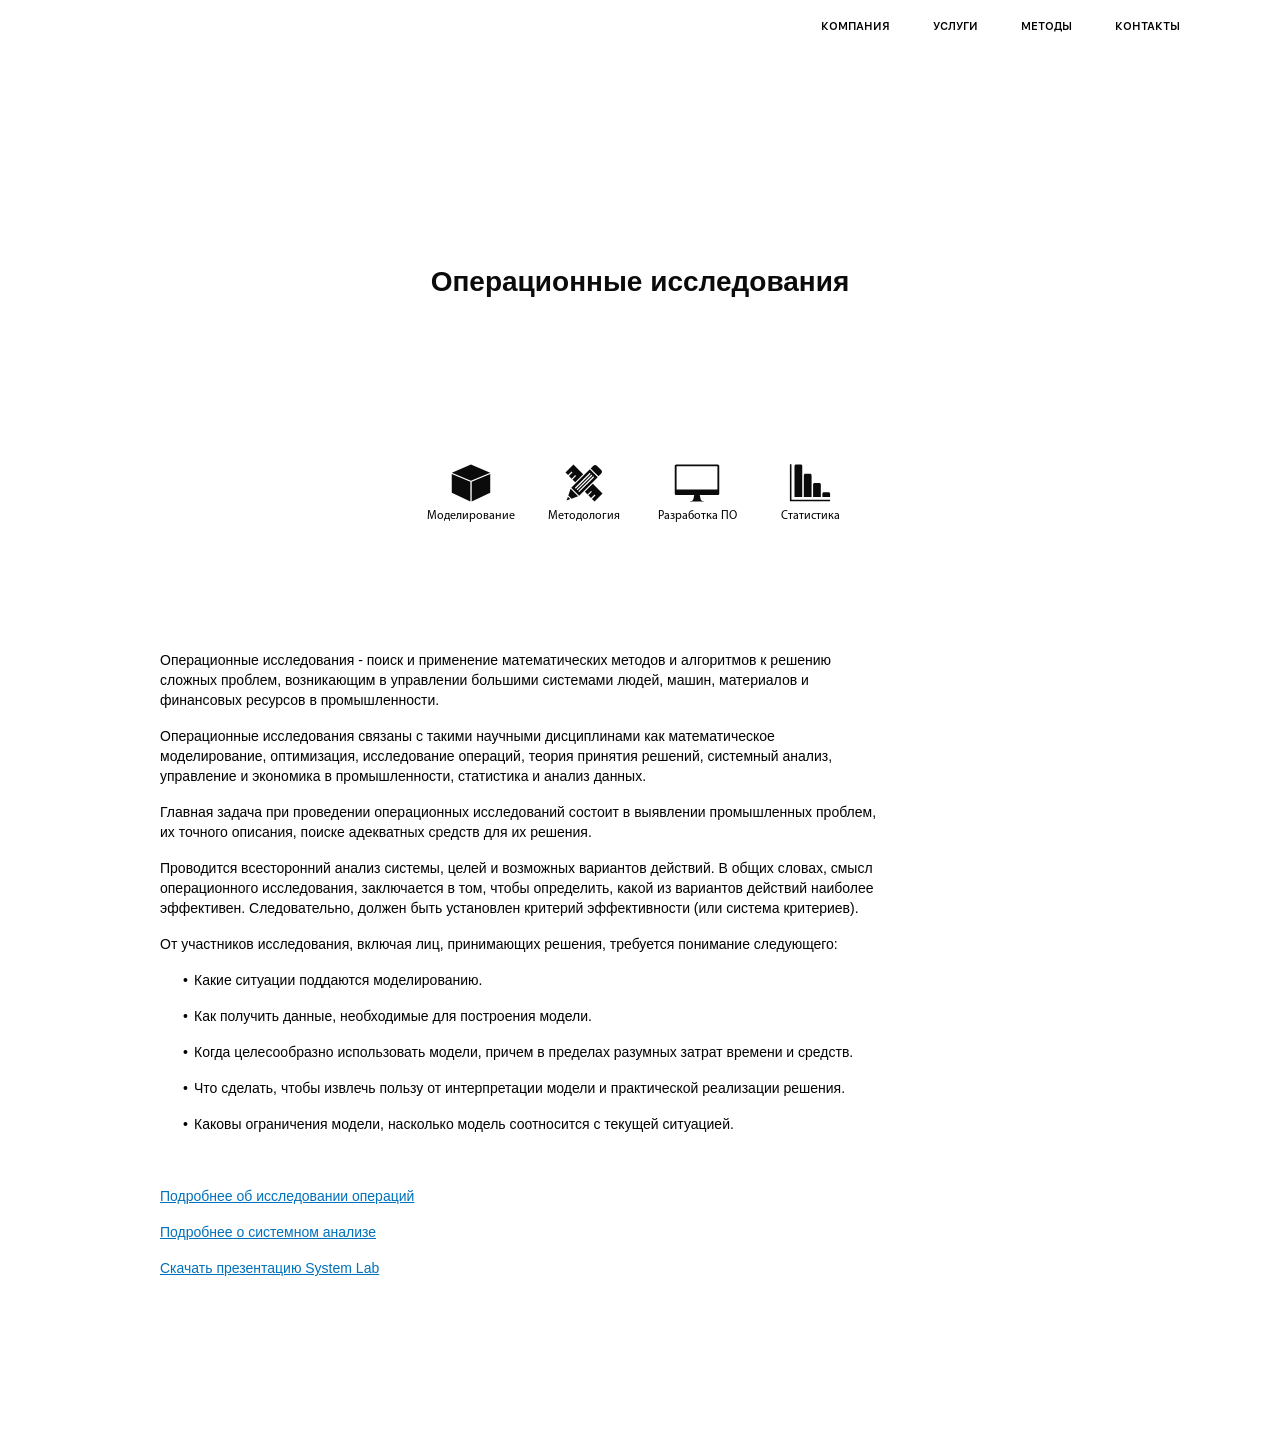
<file: operation_reserch.html>
<!DOCTYPE html>
<html class="nojs html css_verticalspacer" lang="ru-RU">
 <head>

  <meta http-equiv="Content-type" content="text/html;charset=UTF-8"/>
  <meta name="description" content="Лаборатория системного анализа. Операционные исследования. "/>
  <meta name="keywords" content="Лаборатория системного анализа. Операционные исследования. "/>
  <meta name="generator" content="2017.0.3.363"/>
  <meta name="viewport" content="width=device-width, initial-scale=1.0"/>
  
  <script type="text/javascript">
   // Update the 'nojs'/'js' class on the html node
document.documentElement.className = document.documentElement.className.replace(/\bnojs\b/g, 'js');

// Check that all required assets are uploaded and up-to-date
if(typeof Muse == "undefined") window.Muse = {}; window.Muse.assets = {"required":["museutils.js", "museconfig.js", "jquery.musemenu.js", "jquery.watch.js", "webpro.js", "musewpdisclosure.js", "jquery.museresponsive.js", "require.js", "jquery.musepolyfill.bgsize.js", "operation_reserch.css"], "outOfDate":[]};
</script>
  
  <link rel="shortcut icon" href="images/%d1%88%d0%b0%d0%b1%d0%bb%d0%be%d0%bd-%d0%b01-favicon.ico?crc=3971636418"/>
  <title>Операционные исследования — Лаборатория системного анализа</title>
  <!-- CSS -->
  <link rel="stylesheet" type="text/css" href="css/site_global.css?crc=3895645853"/>
  <link rel="stylesheet" type="text/css" href="css/master_______-_1.css?crc=3996554660"/>
  <link rel="stylesheet" type="text/css" href="css/operation_reserch.css?crc=347772540" id="pagesheet"/>
  <!-- IE-only CSS -->
  <!--[if lt IE 9]>
  <link rel="stylesheet" type="text/css" href="css/nomq_preview_master_______-_1.css?crc=4078928282"/>
  <link rel="stylesheet" type="text/css" href="css/nomq_operation_reserch.css?crc=4286272760" id="nomq_pagesheet"/>
  <![endif]-->
  <!-- Other scripts -->
  <script type="text/javascript">
   var __adobewebfontsappname__ = "muse";
</script>
  <!-- JS includes -->
  <script src="https://webfonts.creativecloud.com/pt-sans-caption:n7:all;pt-sans:n4:all.js" type="text/javascript"></script>
  <!--[if lt IE 9]>
  <script src="scripts/html5shiv.js?crc=4241844378" type="text/javascript"></script>
  <![endif]-->
    <!--custom head HTML-->
  <script>
  (function(i,s,o,g,r,a,m){i['GoogleAnalyticsObject']=r;i[r]=i[r]||function(){
  (i[r].q=i[r].q||[]).push(arguments)},i[r].l=1*new Date();a=s.createElement(o),
  m=s.getElementsByTagName(o)[0];a.async=1;a.src=g;m.parentNode.insertBefore(a,m)
  })(window,document,'script','https://www.google-analytics.com/analytics.js','ga');

  ga('create', 'UA-102547958-2', 'auto');
  ga('send', 'pageview');

</script>

<!-- Yandex.Metrika counter -->
<script type="text/javascript" >
    (function (d, w, c) {
        (w[c] = w[c] || []).push(function() {
            try {
                w.yaCounter45293388 = new Ya.Metrika({
                    id:45293388,
                    clickmap:true,
                    trackLinks:true,
                    accurateTrackBounce:true,
                    webvisor:true,
                    trackHash:true
                });
            } catch(e) { }
        });

        var n = d.getElementsByTagName("script")[0],
            s = d.createElement("script"),
            f = function () { n.parentNode.insertBefore(s, n); };
        s.type = "text/javascript";
        s.async = true;
        s.src = "https://mc.yandex.ru/metrika/watch.js";

        if (w.opera == "[object Opera]") {
            d.addEventListener("DOMContentLoaded", f, false);
        } else { f(); }
    })(document, window, "yandex_metrika_callbacks");
</script>
<noscript><div><img src="https://mc.yandex.ru/watch/45293388" style="position:absolute; left:-9999px;" alt="" /></div></noscript>
<!-- /Yandex.Metrika counter -->
<script type='application/ld+json'> 
{
  "@context": "http://www.schema.org",
  "@type": "WebSite",
  "name": "Лаборатория системного анализа",
  "url": "https://system-laboratory.ru/"
}
 </script>

<script type='application/ld+json'> 
{
  "@context": "http://www.schema.org",
  "@type": "WebSite",
  "name": "Лаборатория системного анализа",
  "url": "https://system-laboratory.ru/"
}
 </script>

<script type="application/ld+json">
{
  "@context" : "http://schema.org",
  "@type" : "Organization",
  "name" : "Лаборатория системного анализа",
  "url" : "https://system-laboratory.ru",
  "sameAs" : [
    "https://vk.com/syslabru",
    "https://plus.google.com/115577333916113508924",
    "https://www.facebook.com/systemlabspb",
    "https://twitter.com/SystemlabRu",
    "http://youtube.com/channel/UCl9Ov3q21FTp_EdjvkcYeYw",
    "https://system-laboratory.blogspot.com",
    "https://system-laboratory.tumblr.com",
    "https://www.linkedin.com/company/system-lab",
    "https://www.ok.ru/group/58460052914213",
    "http://systems-analysis.ru/"
  ]
}
</script>

<script type='application/ld+json'> 
{
  "@context": "http://www.schema.org",
  "@type": "Organization",
  "name": "Лаборатория системного анализа",
  "url": "https://system-laboratory.ru",
  "address": {
    "@type": "PostalAddress",
    "streetAddress": "ул. Свеаборгская, д. 13. Помещение 2Н, Офис 1А",
    "addressLocality": "Санкт-Петербург",
    "addressRegion": "196105",
    "addressCountry": "Россия"
  },
  "contactPoint": {
    "@type": "ContactPoint",
    "telephone": "+7-952-268-6640",
    "contactType": "customer service",
    "email": "info@system-laboratory.ru"
  }
}
 </script>

<script type='application/ld+json'> 
{
  "@context": "http://schema.org",
  "@type": "Organization",
  "url": "https://system-laboratory.ru/",
  "logo": "https://system-laboratory.ru/assets/logo_b.jpg"
}
</script>
  <!--/*

*/
-->
 </head>
 <body class="always_vert_scroll">

  <div class="breakpoint active" id="bp_infinity" data-min-width="1441"><!-- responsive breakpoint node -->
   <div class="clearfix borderbox" id="page"><!-- column -->
    <div class="position_content" id="page_position_content">
     <div class="browser_width" id="u320076-4-bw">
      <!-- m_editable region-id="editable-static-tag-U320076-BP_infinity" template="operation_reserch.html" data-type="html" data-ice-options="disableImageResize,link,txtStyleTarget" -->
      <div class="clearfix pinned-colelem" id="u320076-4" data-muse-uid="U320076" data-muse-type="txt_frame" data-IBE-flags="txtStyleSrc"><!-- content -->
       <p><span class="actAsDiv normal_text" id="u320077"><!-- content --><span class="MenuBar actAsDiv clearfix" id="menuu320078"><!-- horizontal box --><span class="MenuItemContainer actAsDiv clearfix grpelem" id="u320079"><!-- vertical box --><!-- m_editable region-id="editable-static-tag-U320082" template="operation_reserch.html" data-type="html" data-ice-options="clickable" data-ice-editable="link" --><a class="nonblock nontext MenuItem MenuItemWithSubMenu actAsDiv clearfix colelem" id="u320082" href="company.html" data-href="page:U105" data-muse-uid="U320082"><!-- horizontal box --><!-- m_editable region-id="editable-static-tag-U320085-BP_infinity" template="operation_reserch.html" data-type="html" data-ice-options="disableImageResize,link" --><span class="MenuItemLabel NoWrap actAsDiv clearfix grpelem" id="u320085-4" data-muse-uid="U320085" data-muse-type="txt_frame"><!-- content --><span class="actAsPara shared_content" data-content-guid="u320085-4_0_content">КОМПАНИЯ</span></span><!-- /m_editable --></a><!-- /m_editable --></span><span class="MenuItemContainer actAsDiv clearfix grpelem" id="u320093"><!-- vertical box --><!-- m_editable region-id="editable-static-tag-U320096" template="operation_reserch.html" data-type="html" data-ice-options="clickable" data-ice-editable="link" --><a class="nonblock nontext MenuItem MenuItemWithSubMenu actAsDiv clearfix colelem" id="u320096" href="services.html" data-href="page:U117" data-muse-uid="U320096"><!-- horizontal box --><!-- m_editable region-id="editable-static-tag-U320097-BP_infinity" template="operation_reserch.html" data-type="html" data-ice-options="disableImageResize,link" --><span class="MenuItemLabel NoWrap actAsDiv clearfix grpelem" id="u320097-4" data-muse-uid="U320097" data-muse-type="txt_frame"><!-- content --><span class="actAsPara shared_content" data-content-guid="u320097-4_0_content">УСЛУГИ</span></span><!-- /m_editable --></a><!-- /m_editable --></span><span class="MenuItemContainer actAsDiv clearfix grpelem" id="u320100"><!-- vertical box --><!-- m_editable region-id="editable-static-tag-U320101" template="operation_reserch.html" data-type="html" data-ice-options="clickable" data-ice-editable="link" --><a class="nonblock nontext MenuItem MenuItemWithSubMenu actAsDiv clearfix colelem" id="u320101" href="methods.html" data-href="page:U129" data-muse-uid="U320101"><!-- horizontal box --><!-- m_editable region-id="editable-static-tag-U320103-BP_infinity" template="operation_reserch.html" data-type="html" data-ice-options="disableImageResize,link" --><span class="MenuItemLabel NoWrap actAsDiv clearfix grpelem" id="u320103-4" data-muse-uid="U320103" data-muse-type="txt_frame"><!-- content --><span class="actAsPara shared_content" data-content-guid="u320103-4_0_content">МЕТОДЫ</span></span><!-- /m_editable --></a><!-- /m_editable --></span><span class="MenuItemContainer actAsDiv clearfix grpelem" id="u320086"><!-- vertical box --><!-- m_editable region-id="editable-static-tag-U320087" template="operation_reserch.html" data-type="html" data-ice-options="clickable" data-ice-editable="link" --><a class="nonblock nontext MenuItem MenuItemWithSubMenu actAsDiv clearfix colelem" id="u320087" href="contact.html" data-href="page:U141" data-muse-uid="U320087"><!-- horizontal box --><!-- m_editable region-id="editable-static-tag-U320088-BP_infinity" template="operation_reserch.html" data-type="html" data-ice-options="disableImageResize,link" --><span class="MenuItemLabel NoWrap actAsDiv clearfix grpelem" id="u320088-4" data-muse-uid="U320088" data-muse-type="txt_frame"><!-- content --><span class="actAsPara shared_content" data-content-guid="u320088-4_0_content">КОНТАКТЫ</span></span><!-- /m_editable --></a><!-- /m_editable --></span></span></span><span class="shared_content" data-content-guid="u320076-4_0_1_content"></span></p>
      </div>
      <!-- /m_editable -->
     </div>
     <div class="browser_width colelem shared_content" id="u319224-4-bw" data-content-guid="u319224-4-bw_content">
      <!-- m_editable region-id="editable-static-tag-U319224-BP_infinity" template="operation_reserch.html" data-type="html" data-ice-options="disableImageResize,link,txtStyleTarget" -->
      <div class="clearfix" id="u319224-4" data-muse-uid="U319224" data-muse-type="txt_frame" data-IBE-flags="txtStyleSrc"><!-- content -->
       <h1 id="u319224-2">Операционные исследования</h1>
      </div>
      <!-- /m_editable -->
     </div>
     <div class="clearfix colelem shared_content" id="pbuttonu319228" data-content-guid="pbuttonu319228_content"><!-- group -->
      <!-- m_editable region-id="editable-static-tag-U319228" template="operation_reserch.html" data-type="html" data-ice-options="clickable" data-ice-editable="link" -->
      <a class="nonblock nontext Button clearfix grpelem shared_content" id="buttonu319228" href="model.html" data-href="page:U21888" data-muse-uid="U319228" data-content-guid="buttonu319228_content"><!-- container box --><div class="museBGSize colelem" id="u319229"><!-- simple frame --></div><!-- m_editable region-id="editable-static-tag-U319230-BP_infinity" template="operation_reserch.html" data-type="html" data-ice-options="disableImageResize,link" --><div class="clearfix colelem" id="u319230-4" data-muse-uid="U319230" data-muse-type="txt_frame"><!-- content --><p>Моделирование</p></div><!-- /m_editable --></a>
      <!-- /m_editable -->
      <!-- m_editable region-id="editable-static-tag-U319231" template="operation_reserch.html" data-type="html" data-ice-options="clickable" data-ice-editable="link" -->
      <a class="nonblock nontext Button clearfix grpelem shared_content" id="buttonu319231" href="methodology.html" data-href="page:U21840" data-muse-uid="U319231" data-content-guid="buttonu319231_content"><!-- container box --><div class="museBGSize colelem shared_content" id="u319233" data-content-guid="u319233_content"><!-- simple frame --></div><!-- m_editable region-id="editable-static-tag-U319232-BP_infinity" template="operation_reserch.html" data-type="html" data-ice-options="disableImageResize,link" --><div class="clearfix colelem shared_content" id="u319232-4" data-muse-uid="U319232" data-muse-type="txt_frame" data-content-guid="u319232-4_content"><!-- content --><p>Методология</p></div><!-- /m_editable --></a>
      <!-- /m_editable -->
      <!-- m_editable region-id="editable-static-tag-U319234" template="operation_reserch.html" data-type="html" data-ice-options="clickable" data-ice-editable="link" -->
      <a class="nonblock nontext Button clearfix grpelem shared_content" id="buttonu319234" href="it.html" data-href="page:U21792" data-muse-uid="U319234" data-content-guid="buttonu319234_content"><!-- container box --><div class="museBGSize colelem shared_content" id="u319235" data-content-guid="u319235_content"><!-- simple frame --></div><!-- m_editable region-id="editable-static-tag-U319236-BP_infinity" template="operation_reserch.html" data-type="html" data-ice-options="disableImageResize,link" --><div class="clearfix colelem shared_content" id="u319236-4" data-muse-uid="U319236" data-muse-type="txt_frame" data-content-guid="u319236-4_content"><!-- content --><p>Разработка ПО</p></div><!-- /m_editable --></a>
      <!-- /m_editable -->
      <!-- m_editable region-id="editable-static-tag-U319237" template="operation_reserch.html" data-type="html" data-ice-options="clickable" data-ice-editable="link" -->
      <a class="nonblock nontext Button clearfix grpelem shared_content" id="buttonu319237" href="statistics.html" data-href="page:U21744" data-muse-uid="U319237" data-content-guid="buttonu319237_content"><!-- container box --><div class="museBGSize colelem" id="u319239"><!-- simple frame --></div><!-- m_editable region-id="editable-static-tag-U319238-BP_infinity" template="operation_reserch.html" data-type="html" data-ice-options="disableImageResize,link" --><div class="clearfix colelem" id="u319238-4" data-muse-uid="U319238" data-muse-type="txt_frame"><!-- content --><p>Статистика</p></div><!-- /m_editable --></a>
      <!-- /m_editable -->
     </div>
     <!-- m_editable region-id="editable-static-tag-U357573-BP_infinity" template="operation_reserch.html" data-type="html" data-ice-options="disableImageResize,link,txtStyleTarget" -->
     <div class="clearfix colelem shared_content" id="u357573-37" data-muse-uid="U357573" data-muse-type="txt_frame" data-IBE-flags="txtStyleSrc" data-content-guid="u357573-37_content"><!-- content -->
      <p id="u357573-2">Операционные исследования - поиск и применение математических методов и алгоритмов к решению сложных проблем, возникающим в управлении большими системами людей, машин, материалов и финансовых ресурсов в промышленности.</p>
      <p id="u357573-4">Операционные исследования связаны с такими научными дисциплинами как математическое моделирование, оптимизация, исследование операций, теория принятия решений, системный анализ, управление и экономика в промышленности, статистика и анализ данных.</p>
      <p id="u357573-6">Главная задача при проведении операционных исследований состоит в выявлении промышленных проблем, их точного описания, поиске адекватных средств для их решения.</p>
      <p class="ts4" id="u357573-8"><span id="u357573-7">Проводится всесторонний анализ системы, целей и возможных вариантов действий. В общих словах, смысл операционного исследования, заключается в том, чтобы определить, какой из вариантов действий наиболее эффективен. Следовательно, должен быть установлен критерий эффективности (или система критериев).</span></p>
      <p class="ts4" id="u357573-10"><span id="u357573-9">От участников исследования, включая лиц, принимающих решения, требуется понимание следующего:</span></p>
      <ul class="list0 nls-None" id="u357573-13">
       <li class="ts4" id="u357573-12">Какие ситуации поддаются моделированию.</li>
      </ul>
      <ul class="list0 nls-None" id="u357573-22">
       <li class="ts4" id="u357573-15">Как получить данные, необходимые для построения модели.</li>
       <li class="ts4" id="u357573-17">Когда целесообразно использовать модели, причем в пределах разумных затрат времени и средств.</li>
       <li class="ts4" id="u357573-19">Что сделать, чтобы извлечь пользу от интерпретации модели и практической реализации решения.</li>
       <li class="ts4" id="u357573-21">Каковы ограничения модели, насколько модель соотносится с текущей ситуацией.</li>
      </ul>
      <p class="ts4" id="u357573-23">&nbsp;</p>
      <p class="ts4" id="u357573-26"><a class="nonblock" href="http://systems-analysis.ru/operation_reserch.html" target="_blank" title="Исследование операций"><span id="u357573-24">Подробнее об исследовании операций</span></a></p>
      <p class="ts4" id="u357573-29"><a class="nonblock" href="http://systems-analysis.ru/systems_analysis.html" target="_blank" title="Системный анализ"><span id="u357573-27">Подробнее о системном анализе</span></a></p>
      <p class="ts4" id="u357573-32"><a class="nonblock" href="assets/systemlab.pdf" data-href="upload:U357118" target="_blank" title="Лаборатория системного анализа"><span id="u357573-30">Скачать презентацию System Lab</span></a></p>
      <p class="ts4" id="u357573-33">&nbsp;</p>
      <p class="ts4" id="u357573-34">&nbsp;</p>
      <p class="ts4" id="u357573-35">&nbsp;</p>
     </div>
     <!-- /m_editable -->
     <div class="verticalspacer" data-offset-top="1477" data-content-above-spacer="1476" data-content-below-spacer="0"></div>
     <div class="browser_width colelem" id="u311629-4-bw">
      <div class="clearfix" id="u311629-4" data-IBE-flags="txtStyleSrc"><!-- content -->
       <p><span class="actAsDiv normal_text" id="u311667"><!-- content --><span class="actAsDiv clearfix" id="u311668-4" data-IBE-flags="txtStyleSrc"><!-- content --><span class="actAsPara" id="u311668-2">© Лаборатория системного анализа 2018</span></span></span><span class="actAsDiv normal_text" id="u311630"><!-- content --><span class="MenuBar actAsDiv clearfix" id="menuu311631"><!-- horizontal box --><span class="MenuItemContainer actAsDiv clearfix grpelem" id="u311660"><!-- vertical box --><a class="nonblock nontext MenuItem MenuItemWithSubMenu actAsDiv clearfix colelem" id="u311663" href="index.html" data-href="page:U93"><!-- horizontal box --><span class="MenuItemLabel NoWrap actAsDiv clearfix grpelem" id="u311665-4" data-IBE-flags="txtStyleSrc"><!-- content --><span class="actAsPara">Главная</span></span></a></span><span class="MenuItemContainer actAsDiv clearfix grpelem" id="u311639"><!-- vertical box --><a class="nonblock nontext MenuItem MenuItemWithSubMenu actAsDiv clearfix colelem" id="u311640" href="company.html" data-href="page:U105"><!-- horizontal box --><span class="MenuItemLabel NoWrap actAsDiv clearfix grpelem" id="u311642-4" data-IBE-flags="txtStyleSrc"><!-- content --><span class="actAsPara">Компания</span></span></a></span><span class="MenuItemContainer actAsDiv clearfix grpelem" id="u311653"><!-- vertical box --><a class="nonblock nontext MenuItem MenuItemWithSubMenu actAsDiv clearfix colelem" id="u311656" href="services.html" data-href="page:U117"><!-- horizontal box --><span class="MenuItemLabel NoWrap actAsDiv clearfix grpelem" id="u311658-4" data-IBE-flags="txtStyleSrc"><!-- content --><span class="actAsPara">Услуги</span></span></a></span><span class="MenuItemContainer actAsDiv clearfix grpelem" id="u311646"><!-- vertical box --><a class="nonblock nontext MenuItem MenuItemWithSubMenu actAsDiv clearfix colelem" id="u311649" href="methods.html" data-href="page:U129"><!-- horizontal box --><span class="MenuItemLabel NoWrap actAsDiv clearfix grpelem" id="u311652-4" data-IBE-flags="txtStyleSrc"><!-- content --><span class="actAsPara">Методы</span></span></a></span><span class="MenuItemContainer actAsDiv clearfix grpelem" id="u311632"><!-- vertical box --><a class="nonblock nontext MenuItem MenuItemWithSubMenu actAsDiv clearfix colelem" id="u311633" href="contact.html" data-href="page:U141"><!-- horizontal box --><span class="MenuItemLabel NoWrap actAsDiv clearfix grpelem" id="u311634-4" data-IBE-flags="txtStyleSrc"><!-- content --><span class="actAsPara">Контакты</span></span></a></span></span></span><span></span></p>
      </div>
     </div>
    </div>
   </div>
  </div>
  <div class="breakpoint" id="bp_1440" data-min-width="961" data-max-width="1440"><!-- responsive breakpoint node -->
   <div class="clearfix borderbox temp_no_id" data-orig-id="page"><!-- column -->
    <div class="position_content temp_no_id" data-orig-id="page_position_content">
     <div class="browser_width colelem temp_no_id" data-orig-id="u320076-4-bw">
      <!-- m_editable region-id="editable-static-tag-U320076-BP_1440" template="operation_reserch.html" data-type="html" data-ice-options="disableImageResize,link,txtStyleTarget" -->
      <div class="clearfix temp_no_id" data-muse-uid="U320076" data-muse-type="txt_frame" data-IBE-flags="txtStyleSrc" data-orig-id="u320076-4"><!-- content -->
       <p><span class="actAsDiv normal_text temp_no_id" data-orig-id="u320077"><!-- content --><span class="MenuBar actAsDiv clearfix temp_no_id" data-orig-id="menuu320078"><!-- horizontal box --><span class="MenuItemContainer actAsDiv clearfix grpelem temp_no_id" data-orig-id="u320079"><!-- vertical box --><!-- m_editable region-id="editable-static-tag-U320082" template="operation_reserch.html" data-type="html" data-ice-options="clickable" data-ice-editable="link" --><a class="nonblock nontext MenuItem MenuItemWithSubMenu actAsDiv clearfix colelem temp_no_id" href="company.html" data-href="page:U105" data-muse-uid="U320082" data-orig-id="u320082"><!-- horizontal box --><!-- m_editable region-id="editable-static-tag-U320085-BP_1440" template="operation_reserch.html" data-type="html" data-ice-options="disableImageResize,link" --><span class="MenuItemLabel NoWrap actAsDiv clearfix grpelem temp_no_id" data-muse-uid="U320085" data-muse-type="txt_frame" data-orig-id="u320085-4"><!-- content --><span class="actAsPara placeholder" data-placeholder-for="u320085-4_0_content"><!-- placeholder node --></span></span><!-- /m_editable --></a><!-- /m_editable --></span><span class="MenuItemContainer actAsDiv clearfix grpelem temp_no_id" data-orig-id="u320093"><!-- vertical box --><!-- m_editable region-id="editable-static-tag-U320096" template="operation_reserch.html" data-type="html" data-ice-options="clickable" data-ice-editable="link" --><a class="nonblock nontext MenuItem MenuItemWithSubMenu actAsDiv clearfix colelem temp_no_id" href="services.html" data-href="page:U117" data-muse-uid="U320096" data-orig-id="u320096"><!-- horizontal box --><!-- m_editable region-id="editable-static-tag-U320097-BP_1440" template="operation_reserch.html" data-type="html" data-ice-options="disableImageResize,link" --><span class="MenuItemLabel NoWrap actAsDiv clearfix grpelem temp_no_id" data-muse-uid="U320097" data-muse-type="txt_frame" data-orig-id="u320097-4"><!-- content --><span class="actAsPara placeholder" data-placeholder-for="u320097-4_0_content"><!-- placeholder node --></span></span><!-- /m_editable --></a><!-- /m_editable --></span><span class="MenuItemContainer actAsDiv clearfix grpelem temp_no_id" data-orig-id="u320100"><!-- vertical box --><!-- m_editable region-id="editable-static-tag-U320101" template="operation_reserch.html" data-type="html" data-ice-options="clickable" data-ice-editable="link" --><a class="nonblock nontext MenuItem MenuItemWithSubMenu actAsDiv clearfix colelem temp_no_id" href="methods.html" data-href="page:U129" data-muse-uid="U320101" data-orig-id="u320101"><!-- horizontal box --><!-- m_editable region-id="editable-static-tag-U320103-BP_1440" template="operation_reserch.html" data-type="html" data-ice-options="disableImageResize,link" --><span class="MenuItemLabel NoWrap actAsDiv clearfix grpelem temp_no_id" data-muse-uid="U320103" data-muse-type="txt_frame" data-orig-id="u320103-4"><!-- content --><span class="actAsPara placeholder" data-placeholder-for="u320103-4_0_content"><!-- placeholder node --></span></span><!-- /m_editable --></a><!-- /m_editable --></span><span class="MenuItemContainer actAsDiv clearfix grpelem temp_no_id" data-orig-id="u320086"><!-- vertical box --><!-- m_editable region-id="editable-static-tag-U320087" template="operation_reserch.html" data-type="html" data-ice-options="clickable" data-ice-editable="link" --><a class="nonblock nontext MenuItem MenuItemWithSubMenu actAsDiv clearfix colelem temp_no_id" href="contact.html" data-href="page:U141" data-muse-uid="U320087" data-orig-id="u320087"><!-- horizontal box --><!-- m_editable region-id="editable-static-tag-U320088-BP_1440" template="operation_reserch.html" data-type="html" data-ice-options="disableImageResize,link" --><span class="MenuItemLabel NoWrap actAsDiv clearfix grpelem temp_no_id" data-muse-uid="U320088" data-muse-type="txt_frame" data-orig-id="u320088-4"><!-- content --><span class="actAsPara placeholder" data-placeholder-for="u320088-4_0_content"><!-- placeholder node --></span></span><!-- /m_editable --></a><!-- /m_editable --></span></span></span><span class="placeholder" data-placeholder-for="u320076-4_0_1_content"><!-- placeholder node --></span></p>
      </div>
      <!-- /m_editable -->
     </div>
     <span class="browser_width colelem placeholder" data-placeholder-for="u319224-4-bw_content"><!-- placeholder node --></span>
     <span class="clearfix colelem placeholder" data-placeholder-for="pbuttonu319228_content"><!-- placeholder node --></span>
     <!-- m_editable region-id="editable-static-tag-U357573-BP_1440" template="operation_reserch.html" data-type="html" data-ice-options="disableImageResize,link,txtStyleTarget" -->
     <span class="clearfix colelem placeholder" data-placeholder-for="u357573-37_content"><!-- placeholder node --></span>
     <!-- /m_editable -->
     <div class="verticalspacer" data-offset-top="1402" data-content-above-spacer="1402" data-content-below-spacer="0"></div>
     <div class="browser_width colelem" id="u311558-4-bw">
      <div class="clearfix" id="u311558-4" data-IBE-flags="txtStyleSrc"><!-- content -->
       <p><span class="actAsDiv normal_text" id="u311559"><!-- content --><span class="actAsDiv clearfix" id="u311560-4" data-IBE-flags="txtStyleSrc"><!-- content --><span class="actAsPara" id="u311560-2">© Лаборатория системного анализа 2018</span></span></span><span class="actAsDiv normal_text" id="u311561"><!-- content --><span class="MenuBar actAsDiv clearfix" id="menuu311562"><!-- horizontal box --><span class="MenuItemContainer actAsDiv clearfix grpelem" id="u311570"><!-- vertical box --><a class="nonblock nontext MenuItem MenuItemWithSubMenu actAsDiv clearfix colelem" id="u311571" href="index.html" data-href="page:U93"><!-- horizontal box --><span class="MenuItemLabel NoWrap actAsDiv clearfix grpelem" id="u311574-4" data-IBE-flags="txtStyleSrc"><!-- content --><span class="actAsPara">Главная</span></span></a></span><span class="MenuItemContainer actAsDiv clearfix grpelem" id="u311591"><!-- vertical box --><a class="nonblock nontext MenuItem MenuItemWithSubMenu actAsDiv clearfix colelem" id="u311592" href="company.html" data-href="page:U105"><!-- horizontal box --><span class="MenuItemLabel NoWrap actAsDiv clearfix grpelem" id="u311593-4" data-IBE-flags="txtStyleSrc"><!-- content --><span class="actAsPara">Компания</span></span></a></span><span class="MenuItemContainer actAsDiv clearfix grpelem" id="u311584"><!-- vertical box --><a class="nonblock nontext MenuItem MenuItemWithSubMenu actAsDiv clearfix colelem" id="u311585" href="services.html" data-href="page:U117"><!-- horizontal box --><span class="MenuItemLabel NoWrap actAsDiv clearfix grpelem" id="u311586-4" data-IBE-flags="txtStyleSrc"><!-- content --><span class="actAsPara">Услуги</span></span></a></span><span class="MenuItemContainer actAsDiv clearfix grpelem" id="u311577"><!-- vertical box --><a class="nonblock nontext MenuItem MenuItemWithSubMenu actAsDiv clearfix colelem" id="u311580" href="methods.html" data-href="page:U129"><!-- horizontal box --><span class="MenuItemLabel NoWrap actAsDiv clearfix grpelem" id="u311581-4" data-IBE-flags="txtStyleSrc"><!-- content --><span class="actAsPara">Методы</span></span></a></span><span class="MenuItemContainer actAsDiv clearfix grpelem" id="u311563"><!-- vertical box --><a class="nonblock nontext MenuItem MenuItemWithSubMenu actAsDiv clearfix colelem" id="u311564" href="contact.html" data-href="page:U141"><!-- horizontal box --><span class="MenuItemLabel NoWrap actAsDiv clearfix grpelem" id="u311567-4" data-IBE-flags="txtStyleSrc"><!-- content --><span class="actAsPara">Контакты</span></span></a></span></span></span><span></span></p>
      </div>
     </div>
    </div>
   </div>
  </div>
  <div class="breakpoint" id="bp_960" data-min-width="641" data-max-width="960"><!-- responsive breakpoint node -->
   <div class="clearfix borderbox temp_no_id" data-orig-id="page"><!-- column -->
    <div class="position_content temp_no_id" data-orig-id="page_position_content">
     <div class="browser_width temp_no_id" data-orig-id="u320076-4-bw">
      <!-- m_editable region-id="editable-static-tag-U320076-BP_960" template="operation_reserch.html" data-type="html" data-ice-options="disableImageResize,link,txtStyleTarget" -->
      <div class="clearfix pinned-colelem temp_no_id" data-muse-uid="U320076" data-muse-type="txt_frame" data-IBE-flags="txtStyleSrc" data-orig-id="u320076-4"><!-- content -->
       <p><span class="actAsDiv normal_text temp_no_id" data-orig-id="u320077"><!-- content --><span class="MenuBar actAsDiv clearfix temp_no_id" data-orig-id="menuu320078"><!-- horizontal box --><span class="MenuItemContainer actAsDiv clearfix grpelem temp_no_id" data-orig-id="u320079"><!-- vertical box --><!-- m_editable region-id="editable-static-tag-U320082" template="operation_reserch.html" data-type="html" data-ice-options="clickable" data-ice-editable="link" --><a class="nonblock nontext MenuItem MenuItemWithSubMenu actAsDiv clearfix colelem temp_no_id" href="company.html" data-href="page:U105" data-muse-uid="U320082" data-orig-id="u320082"><!-- horizontal box --><!-- m_editable region-id="editable-static-tag-U320085-BP_960" template="operation_reserch.html" data-type="html" data-ice-options="disableImageResize,link" --><span class="MenuItemLabel NoWrap actAsDiv clearfix grpelem temp_no_id" data-muse-uid="U320085" data-muse-type="txt_frame" data-orig-id="u320085-4"><!-- content --><span class="actAsPara placeholder" data-placeholder-for="u320085-4_0_content"><!-- placeholder node --></span></span><!-- /m_editable --></a><!-- /m_editable --></span><span class="MenuItemContainer actAsDiv clearfix grpelem temp_no_id" data-orig-id="u320093"><!-- vertical box --><!-- m_editable region-id="editable-static-tag-U320096" template="operation_reserch.html" data-type="html" data-ice-options="clickable" data-ice-editable="link" --><a class="nonblock nontext MenuItem MenuItemWithSubMenu actAsDiv clearfix colelem temp_no_id" href="services.html" data-href="page:U117" data-muse-uid="U320096" data-orig-id="u320096"><!-- horizontal box --><!-- m_editable region-id="editable-static-tag-U320097-BP_960" template="operation_reserch.html" data-type="html" data-ice-options="disableImageResize,link" --><span class="MenuItemLabel NoWrap actAsDiv clearfix grpelem temp_no_id" data-muse-uid="U320097" data-muse-type="txt_frame" data-orig-id="u320097-4"><!-- content --><span class="actAsPara placeholder" data-placeholder-for="u320097-4_0_content"><!-- placeholder node --></span></span><!-- /m_editable --></a><!-- /m_editable --></span><span class="MenuItemContainer actAsDiv clearfix grpelem temp_no_id" data-orig-id="u320100"><!-- vertical box --><!-- m_editable region-id="editable-static-tag-U320101" template="operation_reserch.html" data-type="html" data-ice-options="clickable" data-ice-editable="link" --><a class="nonblock nontext MenuItem MenuItemWithSubMenu actAsDiv clearfix colelem temp_no_id" href="methods.html" data-href="page:U129" data-muse-uid="U320101" data-orig-id="u320101"><!-- horizontal box --><!-- m_editable region-id="editable-static-tag-U320103-BP_960" template="operation_reserch.html" data-type="html" data-ice-options="disableImageResize,link" --><span class="MenuItemLabel NoWrap actAsDiv clearfix grpelem temp_no_id" data-muse-uid="U320103" data-muse-type="txt_frame" data-orig-id="u320103-4"><!-- content --><span class="actAsPara placeholder" data-placeholder-for="u320103-4_0_content"><!-- placeholder node --></span></span><!-- /m_editable --></a><!-- /m_editable --></span><span class="MenuItemContainer actAsDiv clearfix grpelem temp_no_id" data-orig-id="u320086"><!-- vertical box --><!-- m_editable region-id="editable-static-tag-U320087" template="operation_reserch.html" data-type="html" data-ice-options="clickable" data-ice-editable="link" --><a class="nonblock nontext MenuItem MenuItemWithSubMenu actAsDiv clearfix colelem temp_no_id" href="contact.html" data-href="page:U141" data-muse-uid="U320087" data-orig-id="u320087"><!-- horizontal box --><!-- m_editable region-id="editable-static-tag-U320088-BP_960" template="operation_reserch.html" data-type="html" data-ice-options="disableImageResize,link" --><span class="MenuItemLabel NoWrap actAsDiv clearfix grpelem temp_no_id" data-muse-uid="U320088" data-muse-type="txt_frame" data-orig-id="u320088-4"><!-- content --><span class="actAsPara placeholder" data-placeholder-for="u320088-4_0_content"><!-- placeholder node --></span></span><!-- /m_editable --></a><!-- /m_editable --></span></span></span><span class="placeholder" data-placeholder-for="u320076-4_0_1_content"><!-- placeholder node --></span></p>
      </div>
      <!-- /m_editable -->
     </div>
     <span class="browser_width colelem placeholder" data-placeholder-for="u319224-4-bw_content"><!-- placeholder node --></span>
     <div class="clearfix colelem temp_no_id" data-orig-id="pbuttonu319228"><!-- group -->
      <!-- m_editable region-id="editable-static-tag-U319228" template="operation_reserch.html" data-type="html" data-ice-options="clickable" data-ice-editable="link" -->
      <span class="nonblock nontext Button clearfix grpelem placeholder" data-placeholder-for="buttonu319228_content"><!-- placeholder node --></span>
      <!-- /m_editable -->
      <a class="nonblock nontext Button clearfix grpelem temp_no_id" href="methodology.html" data-href="page:U21840" data-orig-id="buttonu319231"><!-- container box --><!-- m_editable region-id="editable-static-tag-U319231" template="operation_reserch.html" data-type="html" data-ice-options="clickable" data-ice-editable="link" --><div class="position_content" id="buttonu319231_position_content" data-muse-uid="U319231"><span class="museBGSize colelem placeholder" data-placeholder-for="u319233_content"><!-- placeholder node --></span><!-- m_editable region-id="editable-static-tag-U319232-BP_960" template="operation_reserch.html" data-type="html" data-ice-options="disableImageResize,link" --><span class="clearfix colelem placeholder" data-placeholder-for="u319232-4_content"><!-- placeholder node --></span><!-- /m_editable --></div><!-- /m_editable --></a>
      <a class="nonblock nontext Button clearfix grpelem temp_no_id" href="it.html" data-href="page:U21792" data-orig-id="buttonu319234"><!-- container box --><!-- m_editable region-id="editable-static-tag-U319234" template="operation_reserch.html" data-type="html" data-ice-options="clickable" data-ice-editable="link" --><div class="position_content" id="buttonu319234_position_content" data-muse-uid="U319234"><span class="museBGSize colelem placeholder" data-placeholder-for="u319235_content"><!-- placeholder node --></span><!-- m_editable region-id="editable-static-tag-U319236-BP_960" template="operation_reserch.html" data-type="html" data-ice-options="disableImageResize,link" --><span class="clearfix colelem placeholder" data-placeholder-for="u319236-4_content"><!-- placeholder node --></span><!-- /m_editable --></div><!-- /m_editable --></a>
      <!-- m_editable region-id="editable-static-tag-U319237" template="operation_reserch.html" data-type="html" data-ice-options="clickable" data-ice-editable="link" -->
      <span class="nonblock nontext Button clearfix grpelem placeholder" data-placeholder-for="buttonu319237_content"><!-- placeholder node --></span>
      <!-- /m_editable -->
     </div>
     <!-- m_editable region-id="editable-static-tag-U357573-BP_960" template="operation_reserch.html" data-type="html" data-ice-options="disableImageResize,link,txtStyleTarget" -->
     <span class="clearfix colelem placeholder" data-placeholder-for="u357573-37_content"><!-- placeholder node --></span>
     <!-- /m_editable -->
     <div class="verticalspacer" data-offset-top="1513" data-content-above-spacer="1513" data-content-below-spacer="0"></div>
     <div class="browser_width colelem" id="u311517-4-bw">
      <div class="clearfix" id="u311517-4" data-IBE-flags="txtStyleSrc"><!-- content -->
       <p><span class="actAsDiv normal_text" id="u311518"><!-- content --><span class="actAsDiv clearfix" id="u311519-4" data-IBE-flags="txtStyleSrc"><!-- content --><span class="actAsPara" id="u311519-2">© Лаборатория системного анализа 2018</span></span></span><span class="actAsDiv normal_text" id="u311520"><!-- content --><span class="MenuBar actAsDiv clearfix" id="menuu311521"><!-- horizontal box --><span class="MenuItemContainer actAsDiv clearfix grpelem" id="u311529"><!-- vertical box --><a class="nonblock nontext MenuItem MenuItemWithSubMenu actAsDiv clearfix colelem" id="u311530" href="index.html" data-href="page:U93"><!-- horizontal box --><span class="MenuItemLabel NoWrap actAsDiv clearfix grpelem" id="u311531-4" data-IBE-flags="txtStyleSrc"><!-- content --><span class="actAsPara">Главная</span></span></a></span><span class="MenuItemContainer actAsDiv clearfix grpelem" id="u311550"><!-- vertical box --><a class="nonblock nontext MenuItem MenuItemWithSubMenu actAsDiv clearfix colelem" id="u311551" href="company.html" data-href="page:U105"><!-- horizontal box --><span class="MenuItemLabel NoWrap actAsDiv clearfix grpelem" id="u311552-4" data-IBE-flags="txtStyleSrc"><!-- content --><span class="actAsPara">Компания</span></span></a></span><span class="MenuItemContainer actAsDiv clearfix grpelem" id="u311536"><!-- vertical box --><a class="nonblock nontext MenuItem MenuItemWithSubMenu actAsDiv clearfix colelem" id="u311539" href="services.html" data-href="page:U117"><!-- horizontal box --><span class="MenuItemLabel NoWrap actAsDiv clearfix grpelem" id="u311542-4" data-IBE-flags="txtStyleSrc"><!-- content --><span class="actAsPara">Услуги</span></span></a></span><span class="MenuItemContainer actAsDiv clearfix grpelem" id="u311543"><!-- vertical box --><a class="nonblock nontext MenuItem MenuItemWithSubMenu actAsDiv clearfix colelem" id="u311546" href="methods.html" data-href="page:U129"><!-- horizontal box --><span class="MenuItemLabel NoWrap actAsDiv clearfix grpelem" id="u311549-4" data-IBE-flags="txtStyleSrc"><!-- content --><span class="actAsPara">Методы</span></span></a></span><span class="MenuItemContainer actAsDiv clearfix grpelem" id="u311522"><!-- vertical box --><a class="nonblock nontext MenuItem MenuItemWithSubMenu actAsDiv clearfix colelem" id="u311523" href="contact.html" data-href="page:U141"><!-- horizontal box --><span class="MenuItemLabel NoWrap actAsDiv clearfix grpelem" id="u311526-4" data-IBE-flags="txtStyleSrc"><!-- content --><span class="actAsPara">Контакты</span></span></a></span></span></span><span></span></p>
      </div>
     </div>
    </div>
   </div>
  </div>
  <div class="breakpoint" id="bp_640" data-min-width="481" data-max-width="640"><!-- responsive breakpoint node -->
   <div class="clearfix borderbox temp_no_id" data-orig-id="page"><!-- column -->
    <div class="position_content temp_no_id" data-orig-id="page_position_content">
     <div class="clearfix colelem" id="paccordionu312938"><!-- group -->
      <div class="browser_width grpelem" id="accordionu312938-bw">
       <ul class="AccordionWidget clearfix" id="accordionu312938"><!-- vertical box -->
        <li class="AccordionPanel clearfix colelem100" id="u312939"><!-- vertical box --><div class="AccordionPanelTab clearfix colelem100" id="u312940-3" data-IBE-flags="txtStyleSrc"><!-- content --><p class="shared_content" data-content-guid="u312940-3_0_content">&nbsp;</p></div><div class="AccordionPanelContent disn clearfix colelem100" id="u312941"><!-- group --><nav class="MenuBar clearfix grpelem" id="menuu312942"><!-- vertical box --><div class="MenuItemContainer clearfix colelem" id="u312957"><!-- horizontal box --><a class="nonblock nontext MenuItem MenuItemWithSubMenu clearfix grpelem" id="u312960" href="index.html" data-href="page:U93"><!-- horizontal box --><div class="MenuItemLabel clearfix grpelem" id="u312961-4" data-IBE-flags="txtStyleSrc"><!-- content --><p class="shared_content" data-content-guid="u312961-4_0_content">Главная</p></div></a></div><div class="MenuItemContainer clearfix colelem" id="u312950"><!-- horizontal box --><a class="nonblock nontext MenuItem MenuItemWithSubMenu clearfix grpelem" id="u312951" href="company.html" data-href="page:U105"><!-- horizontal box --><div class="MenuItemLabel clearfix grpelem" id="u312952-4" data-IBE-flags="txtStyleSrc"><!-- content --><p class="shared_content" data-content-guid="u312952-4_0_content">Компания</p></div></a></div><div class="MenuItemContainer clearfix colelem" id="u312943"><!-- horizontal box --><a class="nonblock nontext MenuItem MenuItemWithSubMenu clearfix grpelem" id="u312944" href="services.html" data-href="page:U117"><!-- horizontal box --><div class="MenuItemLabel clearfix grpelem" id="u312946-4" data-IBE-flags="txtStyleSrc"><!-- content --><p class="shared_content" data-content-guid="u312946-4_0_content">Услуги</p></div></a></div><div class="MenuItemContainer clearfix colelem" id="u312964"><!-- horizontal box --><a class="nonblock nontext MenuItem MenuItemWithSubMenu clearfix grpelem" id="u312967" href="methods.html" data-href="page:U129"><!-- horizontal box --><div class="MenuItemLabel clearfix grpelem" id="u312969-4" data-IBE-flags="txtStyleSrc"><!-- content --><p class="shared_content" data-content-guid="u312969-4_0_content">Методы</p></div></a></div><div class="MenuItemContainer clearfix colelem" id="u312971"><!-- horizontal box --><a class="nonblock nontext MenuItem MenuItemWithSubMenu clearfix grpelem" id="u312974" href="contact.html" data-href="page:U141"><!-- horizontal box --><div class="MenuItemLabel clearfix grpelem" id="u312975-4" data-IBE-flags="txtStyleSrc"><!-- content --><p class="shared_content" data-content-guid="u312975-4_0_content">Контакты</p></div></a></div></nav></div></li>
       </ul>
      </div>
      <div class="grpelem shared_content" id="u312937" data-content-guid="u312937_content"><!-- simple frame --></div>
     </div>
     <span class="browser_width colelem placeholder" data-placeholder-for="u319224-4-bw_content"><!-- placeholder node --></span>
     <span class="clearfix colelem placeholder" data-placeholder-for="pbuttonu319228_content"><!-- placeholder node --></span>
     <div class="browser_width colelem" id="u357573-37-bw">
      <!-- m_editable region-id="editable-static-tag-U357573-BP_640" template="operation_reserch.html" data-type="html" data-ice-options="disableImageResize,link,txtStyleTarget" -->
      <span class="clearfix placeholder" data-placeholder-for="u357573-37_content"><!-- placeholder node --></span>
      <!-- /m_editable -->
     </div>
     <div class="verticalspacer" data-offset-top="1573" data-content-above-spacer="1573" data-content-below-spacer="0"></div>
     <div class="browser_width colelem shared_content" id="u311557-4-bw" data-content-guid="u311557-4-bw_content">
      <div class="clearfix" id="u311557-4" data-IBE-flags="txtStyleSrc"><!-- content -->
       <p id="u311557-2">© Лаборатория системного анализа 2018</p>
      </div>
     </div>
    </div>
   </div>
  </div>
  <div class="breakpoint" id="bp_480" data-min-width="321" data-max-width="480"><!-- responsive breakpoint node -->
   <div class="clearfix borderbox temp_no_id" data-orig-id="page"><!-- column -->
    <div class="position_content temp_no_id" data-orig-id="page_position_content">
     <div class="clearfix colelem temp_no_id" data-orig-id="paccordionu312938"><!-- group -->
      <div class="browser_width grpelem temp_no_id" data-orig-id="accordionu312938-bw">
       <ul class="AccordionWidget clearfix temp_no_id" data-orig-id="accordionu312938"><!-- vertical box -->
        <li class="AccordionPanel clearfix colelem100 temp_no_id" data-orig-id="u312939"><!-- vertical box --><div class="AccordionPanelTab clearfix colelem100 temp_no_id" data-IBE-flags="txtStyleSrc" data-orig-id="u312940-3"><!-- content --><span class="placeholder" data-placeholder-for="u312940-3_0_content"><!-- placeholder node --></span></div><div class="AccordionPanelContent disn clearfix colelem100 temp_no_id" data-orig-id="u312941"><!-- group --><nav class="MenuBar clearfix grpelem temp_no_id" data-orig-id="menuu312942"><!-- vertical box --><div class="MenuItemContainer clearfix colelem temp_no_id" data-orig-id="u312957"><!-- horizontal box --><a class="nonblock nontext MenuItem MenuItemWithSubMenu clearfix grpelem temp_no_id" href="index.html" data-href="page:U93" data-orig-id="u312960"><!-- horizontal box --><div class="MenuItemLabel clearfix grpelem temp_no_id" data-IBE-flags="txtStyleSrc" data-orig-id="u312961-4"><!-- content --><span class="placeholder" data-placeholder-for="u312961-4_0_content"><!-- placeholder node --></span></div></a></div><div class="MenuItemContainer clearfix colelem temp_no_id" data-orig-id="u312950"><!-- horizontal box --><a class="nonblock nontext MenuItem MenuItemWithSubMenu clearfix grpelem temp_no_id" href="company.html" data-href="page:U105" data-orig-id="u312951"><!-- horizontal box --><div class="MenuItemLabel clearfix grpelem temp_no_id" data-IBE-flags="txtStyleSrc" data-orig-id="u312952-4"><!-- content --><span class="placeholder" data-placeholder-for="u312952-4_0_content"><!-- placeholder node --></span></div></a></div><div class="MenuItemContainer clearfix colelem temp_no_id" data-orig-id="u312943"><!-- horizontal box --><a class="nonblock nontext MenuItem MenuItemWithSubMenu clearfix grpelem temp_no_id" href="services.html" data-href="page:U117" data-orig-id="u312944"><!-- horizontal box --><div class="MenuItemLabel clearfix grpelem temp_no_id" data-IBE-flags="txtStyleSrc" data-orig-id="u312946-4"><!-- content --><span class="placeholder" data-placeholder-for="u312946-4_0_content"><!-- placeholder node --></span></div></a></div><div class="MenuItemContainer clearfix colelem temp_no_id" data-orig-id="u312964"><!-- horizontal box --><a class="nonblock nontext MenuItem MenuItemWithSubMenu clearfix grpelem temp_no_id" href="methods.html" data-href="page:U129" data-orig-id="u312967"><!-- horizontal box --><div class="MenuItemLabel clearfix grpelem temp_no_id" data-IBE-flags="txtStyleSrc" data-orig-id="u312969-4"><!-- content --><span class="placeholder" data-placeholder-for="u312969-4_0_content"><!-- placeholder node --></span></div></a></div><div class="MenuItemContainer clearfix colelem temp_no_id" data-orig-id="u312971"><!-- horizontal box --><a class="nonblock nontext MenuItem MenuItemWithSubMenu clearfix grpelem temp_no_id" href="contact.html" data-href="page:U141" data-orig-id="u312974"><!-- horizontal box --><div class="MenuItemLabel clearfix grpelem temp_no_id" data-IBE-flags="txtStyleSrc" data-orig-id="u312975-4"><!-- content --><span class="placeholder" data-placeholder-for="u312975-4_0_content"><!-- placeholder node --></span></div></a></div></nav></div></li>
       </ul>
      </div>
      <span class="grpelem placeholder" data-placeholder-for="u312937_content"><!-- placeholder node --></span>
     </div>
     <span class="browser_width colelem placeholder" data-placeholder-for="u319224-4-bw_content"><!-- placeholder node --></span>
     <div class="clearfix colelem" id="pbuttonu319231"><!-- group -->
      <!-- m_editable region-id="editable-static-tag-U319231" template="operation_reserch.html" data-type="html" data-ice-options="clickable" data-ice-editable="link" -->
      <span class="nonblock nontext Button clearfix grpelem placeholder" data-placeholder-for="buttonu319231_content"><!-- placeholder node --></span>
      <!-- /m_editable -->
      <!-- m_editable region-id="editable-static-tag-U319228" template="operation_reserch.html" data-type="html" data-ice-options="clickable" data-ice-editable="link" -->
      <span class="nonblock nontext Button clearfix grpelem placeholder" data-placeholder-for="buttonu319228_content"><!-- placeholder node --></span>
      <!-- /m_editable -->
     </div>
     <div class="clearfix colelem" id="pbuttonu319237"><!-- group -->
      <!-- m_editable region-id="editable-static-tag-U319237" template="operation_reserch.html" data-type="html" data-ice-options="clickable" data-ice-editable="link" -->
      <span class="nonblock nontext Button clearfix grpelem placeholder" data-placeholder-for="buttonu319237_content"><!-- placeholder node --></span>
      <!-- /m_editable -->
      <!-- m_editable region-id="editable-static-tag-U319234" template="operation_reserch.html" data-type="html" data-ice-options="clickable" data-ice-editable="link" -->
      <span class="nonblock nontext Button clearfix grpelem placeholder" data-placeholder-for="buttonu319234_content"><!-- placeholder node --></span>
      <!-- /m_editable -->
     </div>
     <!-- m_editable region-id="editable-static-tag-U357573-BP_480" template="operation_reserch.html" data-type="html" data-ice-options="disableImageResize,link,txtStyleTarget" -->
     <span class="clearfix colelem placeholder" data-placeholder-for="u357573-37_content"><!-- placeholder node --></span>
     <!-- /m_editable -->
     <div class="verticalspacer" data-offset-top="1562" data-content-above-spacer="1561" data-content-below-spacer="0"></div>
     <span class="browser_width colelem placeholder" data-placeholder-for="u311557-4-bw_content"><!-- placeholder node --></span>
    </div>
   </div>
  </div>
  <div class="breakpoint" id="bp_320" data-max-width="320"><!-- responsive breakpoint node -->
   <div class="clearfix borderbox temp_no_id" data-orig-id="page"><!-- column -->
    <div class="position_content temp_no_id" data-orig-id="page_position_content">
     <div class="clearfix colelem temp_no_id" data-orig-id="paccordionu312938"><!-- group -->
      <div class="browser_width grpelem temp_no_id" data-orig-id="accordionu312938-bw">
       <ul class="AccordionWidget clearfix temp_no_id" data-orig-id="accordionu312938"><!-- vertical box -->
        <li class="AccordionPanel clearfix colelem100 temp_no_id" data-orig-id="u312939"><!-- vertical box --><div class="AccordionPanelTab clearfix colelem100 temp_no_id" data-IBE-flags="txtStyleSrc" data-orig-id="u312940-3"><!-- content --><span class="placeholder" data-placeholder-for="u312940-3_0_content"><!-- placeholder node --></span></div><div class="AccordionPanelContent disn clearfix colelem100 temp_no_id" data-orig-id="u312941"><!-- group --><nav class="MenuBar clearfix grpelem temp_no_id" data-orig-id="menuu312942"><!-- vertical box --><div class="MenuItemContainer clearfix colelem temp_no_id" data-orig-id="u312957"><!-- horizontal box --><a class="nonblock nontext MenuItem MenuItemWithSubMenu clearfix grpelem temp_no_id" href="index.html" data-href="page:U93" data-orig-id="u312960"><!-- horizontal box --><div class="MenuItemLabel clearfix grpelem temp_no_id" data-IBE-flags="txtStyleSrc" data-orig-id="u312961-4"><!-- content --><span class="placeholder" data-placeholder-for="u312961-4_0_content"><!-- placeholder node --></span></div></a></div><div class="MenuItemContainer clearfix colelem temp_no_id" data-orig-id="u312950"><!-- horizontal box --><a class="nonblock nontext MenuItem MenuItemWithSubMenu clearfix grpelem temp_no_id" href="company.html" data-href="page:U105" data-orig-id="u312951"><!-- horizontal box --><div class="MenuItemLabel clearfix grpelem temp_no_id" data-IBE-flags="txtStyleSrc" data-orig-id="u312952-4"><!-- content --><span class="placeholder" data-placeholder-for="u312952-4_0_content"><!-- placeholder node --></span></div></a></div><div class="MenuItemContainer clearfix colelem temp_no_id" data-orig-id="u312943"><!-- horizontal box --><a class="nonblock nontext MenuItem MenuItemWithSubMenu clearfix grpelem temp_no_id" href="services.html" data-href="page:U117" data-orig-id="u312944"><!-- horizontal box --><div class="MenuItemLabel clearfix grpelem temp_no_id" data-IBE-flags="txtStyleSrc" data-orig-id="u312946-4"><!-- content --><span class="placeholder" data-placeholder-for="u312946-4_0_content"><!-- placeholder node --></span></div></a></div><div class="MenuItemContainer clearfix colelem temp_no_id" data-orig-id="u312964"><!-- horizontal box --><a class="nonblock nontext MenuItem MenuItemWithSubMenu clearfix grpelem temp_no_id" href="methods.html" data-href="page:U129" data-orig-id="u312967"><!-- horizontal box --><div class="MenuItemLabel clearfix grpelem temp_no_id" data-IBE-flags="txtStyleSrc" data-orig-id="u312969-4"><!-- content --><span class="placeholder" data-placeholder-for="u312969-4_0_content"><!-- placeholder node --></span></div></a></div><div class="MenuItemContainer clearfix colelem temp_no_id" data-orig-id="u312971"><!-- horizontal box --><a class="nonblock nontext MenuItem MenuItemWithSubMenu clearfix grpelem temp_no_id" href="contact.html" data-href="page:U141" data-orig-id="u312974"><!-- horizontal box --><div class="MenuItemLabel clearfix grpelem temp_no_id" data-IBE-flags="txtStyleSrc" data-orig-id="u312975-4"><!-- content --><span class="placeholder" data-placeholder-for="u312975-4_0_content"><!-- placeholder node --></span></div></a></div></nav></div></li>
       </ul>
      </div>
      <span class="grpelem placeholder" data-placeholder-for="u312937_content"><!-- placeholder node --></span>
     </div>
     <span class="browser_width colelem placeholder" data-placeholder-for="u319224-4-bw_content"><!-- placeholder node --></span>
     <div class="clearfix colelem temp_no_id" data-orig-id="pbuttonu319231"><!-- group -->
      <!-- m_editable region-id="editable-static-tag-U319231" template="operation_reserch.html" data-type="html" data-ice-options="clickable" data-ice-editable="link" -->
      <span class="nonblock nontext Button clearfix grpelem placeholder" data-placeholder-for="buttonu319231_content"><!-- placeholder node --></span>
      <!-- /m_editable -->
      <!-- m_editable region-id="editable-static-tag-U319228" template="operation_reserch.html" data-type="html" data-ice-options="clickable" data-ice-editable="link" -->
      <span class="nonblock nontext Button clearfix grpelem placeholder" data-placeholder-for="buttonu319228_content"><!-- placeholder node --></span>
      <!-- /m_editable -->
     </div>
     <div class="clearfix colelem temp_no_id" data-orig-id="pbuttonu319237"><!-- group -->
      <!-- m_editable region-id="editable-static-tag-U319237" template="operation_reserch.html" data-type="html" data-ice-options="clickable" data-ice-editable="link" -->
      <span class="nonblock nontext Button clearfix grpelem placeholder" data-placeholder-for="buttonu319237_content"><!-- placeholder node --></span>
      <!-- /m_editable -->
      <!-- m_editable region-id="editable-static-tag-U319234" template="operation_reserch.html" data-type="html" data-ice-options="clickable" data-ice-editable="link" -->
      <span class="nonblock nontext Button clearfix grpelem placeholder" data-placeholder-for="buttonu319234_content"><!-- placeholder node --></span>
      <!-- /m_editable -->
     </div>
     <!-- m_editable region-id="editable-static-tag-U357573-BP_320" template="operation_reserch.html" data-type="html" data-ice-options="disableImageResize,link,txtStyleTarget" -->
     <span class="clearfix colelem placeholder" data-placeholder-for="u357573-37_content"><!-- placeholder node --></span>
     <!-- /m_editable -->
     <div class="verticalspacer" data-offset-top="1720" data-content-above-spacer="1719" data-content-below-spacer="0"></div>
     <span class="browser_width colelem placeholder" data-placeholder-for="u311557-4-bw_content"><!-- placeholder node --></span>
    </div>
   </div>
  </div>
  <!-- Other scripts -->
  <script type="text/javascript">
   // Decide weather to suppress missing file error or not based on preference setting
var suppressMissingFileError = false
</script>
  <script type="text/javascript">
   window.Muse.assets.check=function(d){if(!window.Muse.assets.checked){window.Muse.assets.checked=!0;var b={},c=function(a,b){if(window.getComputedStyle){var c=window.getComputedStyle(a,null);return c&&c.getPropertyValue(b)||c&&c[b]||""}if(document.documentElement.currentStyle)return(c=a.currentStyle)&&c[b]||a.style&&a.style[b]||"";return""},a=function(a){if(a.match(/^rgb/))return a=a.replace(/\s+/g,"").match(/([\d\,]+)/gi)[0].split(","),(parseInt(a[0])<<16)+(parseInt(a[1])<<8)+parseInt(a[2]);if(a.match(/^\#/))return parseInt(a.substr(1),
16);return 0},g=function(g){for(var f=document.getElementsByTagName("link"),h=0;h<f.length;h++)if("text/css"==f[h].type){var i=(f[h].href||"").match(/\/?css\/([\w\-]+\.css)\?crc=(\d+)/);if(!i||!i[1]||!i[2])break;b[i[1]]=i[2]}f=document.createElement("div");f.className="version";f.style.cssText="display:none; width:1px; height:1px;";document.getElementsByTagName("body")[0].appendChild(f);for(h=0;h<Muse.assets.required.length;){var i=Muse.assets.required[h],l=i.match(/([\w\-\.]+)\.(\w+)$/),k=l&&l[1]?
l[1]:null,l=l&&l[2]?l[2]:null;switch(l.toLowerCase()){case "css":k=k.replace(/\W/gi,"_").replace(/^([^a-z])/gi,"_$1");f.className+=" "+k;k=a(c(f,"color"));l=a(c(f,"backgroundColor"));k!=0||l!=0?(Muse.assets.required.splice(h,1),"undefined"!=typeof b[i]&&(k!=b[i]>>>24||l!=(b[i]&16777215))&&Muse.assets.outOfDate.push(i)):h++;f.className="version";break;case "js":h++;break;default:throw Error("Unsupported file type: "+l);}}d?d().jquery!="1.8.3"&&Muse.assets.outOfDate.push("jquery-1.8.3.min.js"):Muse.assets.required.push("jquery-1.8.3.min.js");
f.parentNode.removeChild(f);if(Muse.assets.outOfDate.length||Muse.assets.required.length)f="Некоторые файлы на сервере могут отсутствовать или быть некорректными. Очистите кэш-память браузера и повторите попытку. Если проблему не удается устранить, свяжитесь с разработчиками сайта.",g&&Muse.assets.outOfDate.length&&(f+="\nOut of date: "+Muse.assets.outOfDate.join(",")),g&&Muse.assets.required.length&&(f+="\nMissing: "+Muse.assets.required.join(",")),suppressMissingFileError?(f+="\nUse SuppressMissingFileError key in AppPrefs.xml to show missing file error pop up.",console.log(f)):alert(f)};location&&location.search&&location.search.match&&location.search.match(/muse_debug/gi)?
setTimeout(function(){g(!0)},5E3):g()}};
var muse_init=function(){require.config({baseUrl:""});require(["jquery","museutils","whatinput","jquery.musemenu","jquery.watch","jquery.musepolyfill.bgsize","webpro","musewpdisclosure","jquery.museresponsive"],function(d){var $ = d;$(document).ready(function(){try{
window.Muse.assets.check($);/* body */
Muse.Utils.transformMarkupToFixBrowserProblemsPreInit();/* body */
Muse.Utils.detectScreenResolution();/* HiDPI screens */
Muse.Utils.prepHyperlinks(true);/* body */
Muse.Utils.resizeHeight('.browser_width');/* resize height */
Muse.Utils.requestAnimationFrame(function() { $('body').addClass('initialized'); });/* mark body as initialized */
Muse.Utils.fullPage('#page');/* 100% height page */
Muse.Utils.initWidget('.MenuBar', ['#bp_infinity', '#bp_1440', '#bp_960', '#bp_640', '#bp_480', '#bp_320'], function(elem) { return $(elem).museMenu(); });/* unifiedNavBar */
Muse.Utils.initWidget('#accordionu312938', ['#bp_640', '#bp_480', '#bp_320'], function(elem) { return new WebPro.Widget.Accordion(elem, {canCloseAll:true,defaultIndex:-1}); });/* #accordionu312938 */
$( '.breakpoint' ).registerBreakpoint();/* Register breakpoints */
Muse.Utils.transformMarkupToFixBrowserProblems();/* body */
}catch(b){if(b&&"function"==typeof b.notify?b.notify():Muse.Assert.fail("Error calling selector function: "+b),false)throw b;}})})};

</script>
  <!-- RequireJS script -->
  <script src="scripts/require.js?crc=85721165" type="text/javascript" async data-main="scripts/museconfig.js?crc=436936948" onload="if (requirejs) requirejs.onError = function(requireType, requireModule) { if (requireType && requireType.toString && requireType.toString().indexOf && 0 <= requireType.toString().indexOf('#scripterror')) window.Muse.assets.check(); }" onerror="window.Muse.assets.check();"></script>
   </body>
</html>
</file>
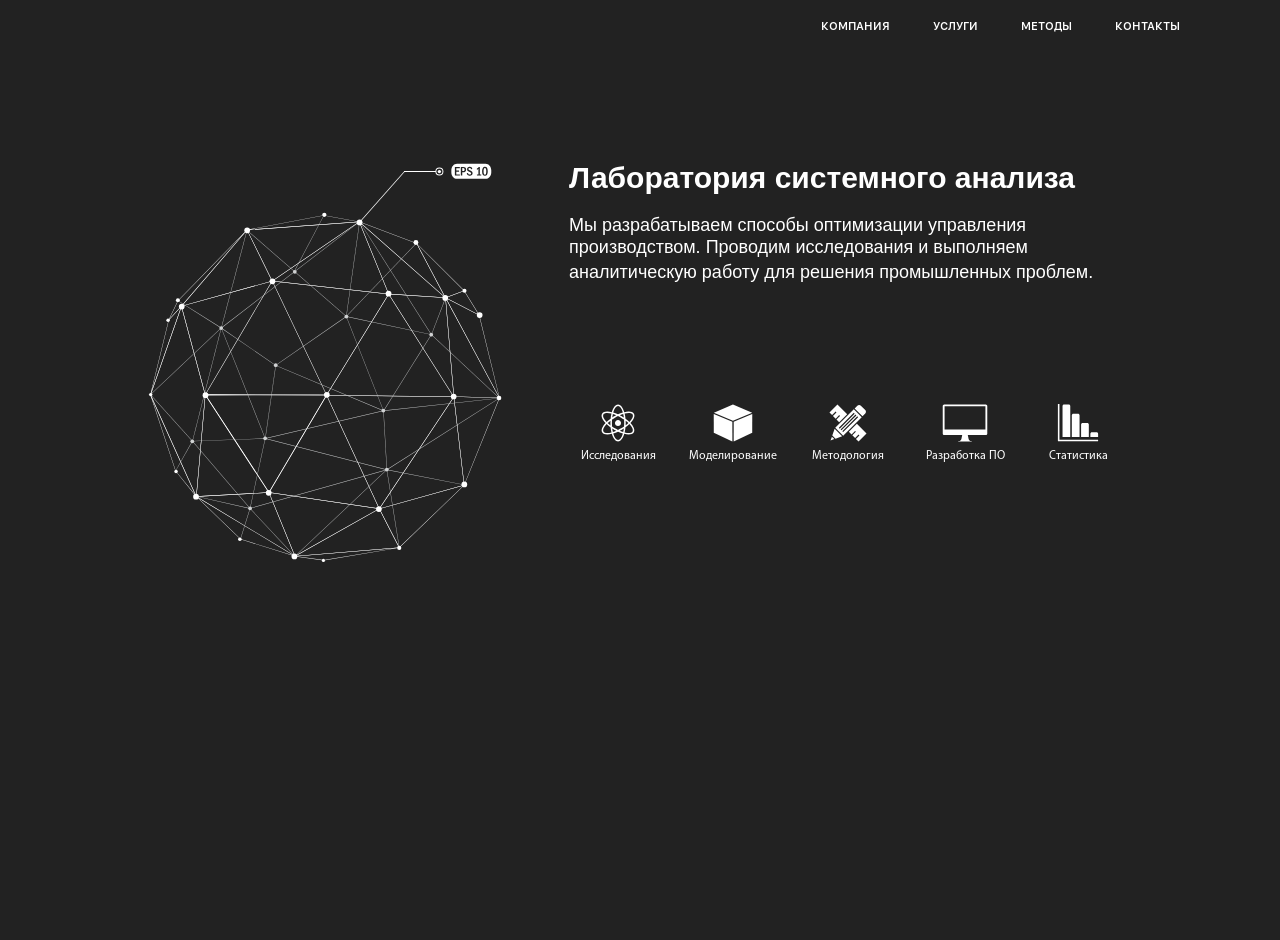
<file: services.html>
<!DOCTYPE html>
<html class="nojs html css_verticalspacer" lang="ru-RU">
 <head>

  <meta http-equiv="content-language" content="ru"/><!-- custom meta -->
  <meta http-equiv="Content-type" content="text/html;charset=UTF-8"/>
  <meta name="description" content="Лаборатория системного анализа. Cпособы оптимизации производства. Исследования и анализ для решения промышленных проблем."/>
  <meta name="keywords" content="оптимизация, лаборатория системного анализа, системный анализ, исследования, управления, производство, аналитическую, промышленных проблем, статистика"/>
  <meta name="generator" content="2017.0.3.363"/>
  <meta name="robots" content="follow"/><!-- custom meta -->
  <meta name="revisit" content="7=7"/><!-- custom meta -->
  <meta property="og:title" content="Услуги"/><!-- custom meta -->
  <meta property="og:type" content="website"/><!-- custom meta -->
  <meta property="og:url" content="https://system-laboratory.ru/services.html"/><!-- custom meta -->
  <meta property="og:image" content="https://system-laboratory.ru/assets/image_13.jpg"/><!-- custom meta -->
  <meta property="og:description" content="Мы разрабатываем способы оптимизации управления производством. Проводим исследования и анализ для решения промышленных проблем."/><!-- custom meta -->
  <meta property="og:site_name" content="Лаборатория системного анализа"/><!-- custom meta -->
  <meta name="viewport" content="width=device-width, initial-scale=1.0"/>
  
  <script type="text/javascript">
   // Update the 'nojs'/'js' class on the html node
document.documentElement.className = document.documentElement.className.replace(/\bnojs\b/g, 'js');

// Check that all required assets are uploaded and up-to-date
if(typeof Muse == "undefined") window.Muse = {}; window.Muse.assets = {"required":["museutils.js", "museconfig.js", "jquery.musemenu.js", "jquery.watch.js", "webpro.js", "musewpdisclosure.js", "jquery.museresponsive.js", "require.js", "jquery.musepolyfill.bgsize.js", "services.css"], "outOfDate":[]};
</script>
  
  <link rel="shortcut icon" href="images/%d1%88%d0%b0%d0%b1%d0%bb%d0%be%d0%bd-%d0%b2-favicon.ico?crc=3971636418"/>
  <title>Услуги — Лаборатория системного анализа</title>
  <!-- CSS -->
  <link rel="stylesheet" type="text/css" href="css/site_global.css?crc=3895645853"/>
  <link rel="stylesheet" type="text/css" href="css/master_______-_2.css?crc=2653276"/>
  <link rel="stylesheet" type="text/css" href="css/services.css?crc=3824668909" id="pagesheet"/>
  <!-- IE-only CSS -->
  <!--[if lt IE 9]>
  <link rel="stylesheet" type="text/css" href="css/iefonts_services.css?crc=253168516"/>
  <link rel="stylesheet" type="text/css" href="css/nomq_preview_master_______-_2.css?crc=201583081"/>
  <link rel="stylesheet" type="text/css" href="css/nomq_services.css?crc=5304797" id="nomq_pagesheet"/>
  <![endif]-->
  <!-- Other scripts -->
  <script type="text/javascript">
   var __adobewebfontsappname__ = "muse";
</script>
  <!-- JS includes -->
  <script src="https://webfonts.creativecloud.com/pt-sans:n7,n4:all.js" type="text/javascript"></script>
  <!--[if lt IE 9]>
  <script src="scripts/html5shiv.js?crc=4241844378" type="text/javascript"></script>
  <![endif]-->
    <!--custom head HTML-->
  <script>
  (function(i,s,o,g,r,a,m){i['GoogleAnalyticsObject']=r;i[r]=i[r]||function(){
  (i[r].q=i[r].q||[]).push(arguments)},i[r].l=1*new Date();a=s.createElement(o),
  m=s.getElementsByTagName(o)[0];a.async=1;a.src=g;m.parentNode.insertBefore(a,m)
  })(window,document,'script','https://www.google-analytics.com/analytics.js','ga');

  ga('create', 'UA-102547958-2', 'auto');
  ga('send', 'pageview');

</script>

<!-- Yandex.Metrika counter -->
<script type="text/javascript" >
    (function (d, w, c) {
        (w[c] = w[c] || []).push(function() {
            try {
                w.yaCounter45293388 = new Ya.Metrika({
                    id:45293388,
                    clickmap:true,
                    trackLinks:true,
                    accurateTrackBounce:true,
                    webvisor:true,
                    trackHash:true
                });
            } catch(e) { }
        });

        var n = d.getElementsByTagName("script")[0],
            s = d.createElement("script"),
            f = function () { n.parentNode.insertBefore(s, n); };
        s.type = "text/javascript";
        s.async = true;
        s.src = "https://mc.yandex.ru/metrika/watch.js";

        if (w.opera == "[object Opera]") {
            d.addEventListener("DOMContentLoaded", f, false);
        } else { f(); }
    })(document, window, "yandex_metrika_callbacks");
</script>
<noscript><div><img src="https://mc.yandex.ru/watch/45293388" style="position:absolute; left:-9999px;" alt="" /></div></noscript>
<!-- /Yandex.Metrika counter -->
<script type='application/ld+json'> 
{
  "@context": "http://www.schema.org",
  "@type": "WebSite",
  "name": "Лаборатория системного анализа",
  "url": "https://system-laboratory.ru/"
}
 </script>

<script type="application/ld+json">
{
  "@context" : "http://schema.org",
  "@type" : "Organization",
  "name" : "Лаборатория системного анализа",
  "url" : "https://system-laboratory.ru",
  "sameAs" : [
    "https://vk.com/syslabru",
    "https://plus.google.com/115577333916113508924",
    "https://www.facebook.com/systemlabspb",
    "https://twitter.com/SystemlabRu",
    "http://youtube.com/channel/UCl9Ov3q21FTp_EdjvkcYeYw",
    "https://system-laboratory.blogspot.com",
    "https://system-laboratory.tumblr.com",
    "https://www.linkedin.com/company/system-lab",
    "https://www.ok.ru/group/58460052914213",
    "http://systems-analysis.ru/"
  ]
}
</script>

<script type='application/ld+json'> 
{
  "@context": "http://www.schema.org",
  "@type": "Organization",
  "name": "Лаборатория системного анализа",
  "url": "https://system-laboratory.ru",
  "address": {
    "@type": "PostalAddress",
    "streetAddress": "ул. Свеаборгская, д. 13. Помещение 2Н, Офис 1А",
    "addressLocality": "Санкт-Петербург",
    "addressRegion": "196105",
    "addressCountry": "Россия"
  },
  "contactPoint": {
    "@type": "ContactPoint",
    "telephone": "+7-952-268-6640",
    "contactType": "customer service",
    "email": "info@system-laboratory.ru"
  }
}
 {
  "@context": "http://schema.org",
  "@type": "Organization",
  "url": "https://system-laboratory.ru/",
  "logo": "https://system-laboratory.ru/assets/logo_b.jpg"
}


</script>


<html lang="ru" itemscope itemtype="http://schema.org/WebPage">

<!-- Schema.org data | Generated by SeoLik.ru -->

<meta itemprop="name"  content="Услуги">
<meta itemprop="description" name="description" content="Мы разрабатываем способы оптимизации управления производством. Проводим исследования и анализ для решения промышленных проблем.">
<meta itemprop="image" name="image" content="https://system-laboratory.ru/assets/image_13.jpg">

<!-- Twitter Card data | Generated by SeoLik.ru -->
<meta name="twitter:card" content="summary_large_image">
<meta name="twitter:site" content="@Лаборатория_системного_анализа">
<meta name="twitter:title" content="Услуги">
<meta name="twitter:description" content="Мы разрабатываем способы оптимизации управления производством. Проводим исследования и анализ для решения промышленных проблем.">
<meta name="twitter:creator" content="@Лаборатория_системного_анализа">
<meta name="twitter:image" content="https://system-laboratory.ru/assets/image_13.jpg">

<!-- Open Graph data | Generated by SeoLik.ru -->
<meta property="og:locale" content="ru_RU">
<!-- Image for Social | Generated by SeoLik.ru -->
<link rel="image_src" href="https://system-laboratory.ru/assets/image_13.jpg">
  <!--/*

*/
-->
 </head>
 <body class="always_vert_scroll">

  <div class="breakpoint active" id="bp_infinity" data-min-width="1441"><!-- responsive breakpoint node -->
   <div class="clearfix borderbox" id="page"><!-- group -->
    <div class="browser_width" id="u294869-4-bw">
     <div class="clearfix" id="u294869-4" data-IBE-flags="txtStyleSrc"><!-- content -->
      <p><span class="actAsDiv normal_text" id="u294870"><!-- content --><span class="MenuBar actAsDiv clearfix" id="menuu294871"><!-- horizontal box --><span class="MenuItemContainer actAsDiv clearfix grpelem" id="u294879"><!-- vertical box --><a class="nonblock nontext MenuItem MenuItemWithSubMenu actAsDiv clearfix colelem" id="u294880" href="company.html" data-href="page:U105"><!-- horizontal box --><span class="MenuItemLabel NoWrap actAsDiv clearfix grpelem" id="u294882-4"><!-- content --><span class="actAsPara shared_content" id="u294882-2" data-content-guid="u294882-2_content"><span id="u294882">КОМПАНИЯ</span></span></span></a></span><span class="MenuItemContainer actAsDiv clearfix grpelem" id="u294893"><!-- vertical box --><a class="nonblock nontext MenuItem MenuItemWithSubMenu MuseMenuActive actAsDiv clearfix colelem" id="u294894" href="services.html" data-href="page:U117"><!-- horizontal box --><span class="MenuItemLabel NoWrap actAsDiv clearfix grpelem" id="u294897-4"><!-- content --><span class="actAsPara shared_content" id="u294897-2" data-content-guid="u294897-2_content"><span id="u294897">УСЛУГИ</span></span></span></a></span><span class="MenuItemContainer actAsDiv clearfix grpelem" id="u294886"><!-- vertical box --><a class="nonblock nontext MenuItem MenuItemWithSubMenu actAsDiv clearfix colelem" id="u294887" href="methods.html" data-href="page:U129"><!-- horizontal box --><span class="MenuItemLabel NoWrap actAsDiv clearfix grpelem" id="u294888-4"><!-- content --><span class="actAsPara shared_content" id="u294888-2" data-content-guid="u294888-2_content"><span id="u294888">МЕТОДЫ</span></span></span></a></span><span class="MenuItemContainer actAsDiv clearfix grpelem" id="u294872"><!-- vertical box --><a class="nonblock nontext MenuItem MenuItemWithSubMenu actAsDiv clearfix colelem" id="u294873" href="contact.html" data-href="page:U141"><!-- horizontal box --><span class="MenuItemLabel NoWrap actAsDiv clearfix grpelem" id="u294874-4"><!-- content --><span class="actAsPara shared_content" id="u294874-2" data-content-guid="u294874-2_content"><span id="u294874">КОНТАКТЫ</span></span></span></a></span></span></span><span class="shared_content" data-content-guid="u294869-4_0_1_content"></span></p>
     </div>
    </div>
    <div class="clearfix grpelem" id="pu305359"><!-- group -->
     <div class="browser_width grpelem" id="u305359-bw">
      <div class="clip_frame" id="u305359"><!-- svg -->
       <img class="svg temp_no_img_src" id="u305354" data-orig-src="images/mesh_1920_b.svg?crc=4083289175" width="100%" height="581" alt="" data-mu-svgfallback="images/mesh_1920_b_poster_.png?crc=79352409" src="images/blank.gif?crc=4208392903"/>
      </div>
     </div>
     <!-- m_editable region-id="editable-static-tag-U158428-BP_infinity" template="services.html" data-type="html" data-ice-options="disableImageResize,link,txtStyleTarget" -->
     <div class="clearfix grpelem shared_content" id="u158428-9" data-muse-uid="U158428" data-muse-type="txt_frame" data-IBE-flags="txtStyleSrc" data-content-guid="u158428-9_content"><!-- content -->
      <h1 id="u158428-2">Лаборатория системного анализа</h1>
      <p id="u158428-4"><span id="u158428-3">Мы разрабатываем способы оптимизации управления производством.</span></p>
      <p id="u158428-7"><span id="u158428-5">Проводим исследования и анализ для решения промышленных проблем.</span><span id="u158428-6"></span></p>
     </div>
     <!-- /m_editable -->
     <!-- m_editable region-id="editable-static-tag-U357107" template="services.html" data-type="html" data-ice-options="clickable" data-ice-editable="link" -->
     <a class="nonblock nontext grpelem shared_content" id="u357107" href="assets/systemlab.pdf" data-href="upload:U357118" target="_blank" title="Лаборатория системного анализа" data-muse-uid="U357107" data-content-guid="u357107_content"><!-- simple frame --></a>
     <!-- /m_editable -->
    </div>
    <!-- m_editable region-id="editable-static-tag-U20672" template="services.html" data-type="html" data-ice-options="clickable" data-ice-editable="link" -->
    <a class="nonblock nontext Button clearfix grpelem shared_content" id="buttonu20672" href="operation_reserch.html" data-href="page:U21696" data-muse-uid="U20672" data-content-guid="buttonu20672_content"><!-- container box --><div class="museBGSize colelem" id="u20674"><!-- simple frame --></div><!-- m_editable region-id="editable-static-tag-U20673-BP_infinity" template="services.html" data-type="html" data-ice-options="disableImageResize,link" --><div class="clearfix colelem" id="u20673-4" data-muse-uid="U20673" data-muse-type="txt_frame"><!-- content --><h2>Исследования</h2></div><!-- /m_editable --></a>
    <!-- /m_editable -->
    <!-- m_editable region-id="editable-static-tag-U20675" template="services.html" data-type="html" data-ice-options="clickable" data-ice-editable="link" -->
    <a class="nonblock nontext Button clearfix grpelem shared_content" id="buttonu20675" href="model.html" data-href="page:U21888" data-muse-uid="U20675" data-content-guid="buttonu20675_content"><!-- container box --><div class="museBGSize colelem" id="u20677"><!-- simple frame --></div><!-- m_editable region-id="editable-static-tag-U20676-BP_infinity" template="services.html" data-type="html" data-ice-options="disableImageResize,link" --><div class="clearfix colelem" id="u20676-4" data-muse-uid="U20676" data-muse-type="txt_frame"><!-- content --><p>Моделирование</p></div><!-- /m_editable --></a>
    <!-- /m_editable -->
    <!-- m_editable region-id="editable-static-tag-U20678" template="services.html" data-type="html" data-ice-options="clickable" data-ice-editable="link" -->
    <a class="nonblock nontext Button clearfix grpelem shared_content" id="buttonu20678" href="methodology.html" data-href="page:U21840" data-muse-uid="U20678" data-content-guid="buttonu20678_content"><!-- container box --><div class="museBGSize colelem shared_content" id="u20680" data-content-guid="u20680_content"><!-- simple frame --></div><!-- m_editable region-id="editable-static-tag-U20679-BP_infinity" template="services.html" data-type="html" data-ice-options="disableImageResize,link" --><div class="clearfix colelem shared_content" id="u20679-4" data-muse-uid="U20679" data-muse-type="txt_frame" data-content-guid="u20679-4_content"><!-- content --><p>Методология</p></div><!-- /m_editable --></a>
    <!-- /m_editable -->
    <!-- m_editable region-id="editable-static-tag-U20681" template="services.html" data-type="html" data-ice-options="clickable" data-ice-editable="link" -->
    <a class="nonblock nontext Button clearfix grpelem shared_content" id="buttonu20681" href="it.html" data-href="page:U21792" data-muse-uid="U20681" data-content-guid="buttonu20681_content"><!-- container box --><div class="museBGSize colelem" id="u20683"><!-- simple frame --></div><!-- m_editable region-id="editable-static-tag-U20682-BP_infinity" template="services.html" data-type="html" data-ice-options="disableImageResize,link" --><div class="clearfix colelem" id="u20682-4" data-muse-uid="U20682" data-muse-type="txt_frame"><!-- content --><p>Разработка ПО</p></div><!-- /m_editable --></a>
    <!-- /m_editable -->
    <!-- m_editable region-id="editable-static-tag-U20684" template="services.html" data-type="html" data-ice-options="clickable" data-ice-editable="link" -->
    <a class="nonblock nontext Button clearfix grpelem shared_content" id="buttonu20684" href="statistics.html" data-href="page:U21744" data-muse-uid="U20684" data-content-guid="buttonu20684_content"><!-- container box --><div class="museBGSize colelem" id="u20685"><!-- simple frame --></div><!-- m_editable region-id="editable-static-tag-U20686-BP_infinity" template="services.html" data-type="html" data-ice-options="disableImageResize,link" --><div class="clearfix colelem" id="u20686-4" data-muse-uid="U20686" data-muse-type="txt_frame"><!-- content --><p>Статистика</p></div><!-- /m_editable --></a>
    <!-- /m_editable -->
    <div class="verticalspacer" data-offset-top="761" data-content-above-spacer="761" data-content-below-spacer="0"></div>
    <div class="browser_width grpelem" id="u263473-4-bw">
     <div class="clearfix" id="u263473-4" data-IBE-flags="txtStyleSrc"><!-- content -->
      <p><span class="actAsDiv normal_text" id="u263474"><!-- content --><span class="actAsDiv clearfix" id="u263475-4" data-IBE-flags="txtStyleSrc"><!-- content --><span class="actAsPara" id="u263475-2">© Лаборатория системного анализа 2018</span></span></span><span class="actAsDiv normal_text" id="u263476"><!-- content --><span class="MenuBar actAsDiv clearfix" id="menuu263477"><!-- horizontal box --><span class="MenuItemContainer actAsDiv clearfix grpelem" id="u263478"><!-- vertical box --><a class="nonblock nontext MenuItem MenuItemWithSubMenu actAsDiv clearfix colelem" id="u263479" href="index.html" data-href="page:U93"><!-- horizontal box --><span class="MenuItemLabel NoWrap actAsDiv clearfix grpelem" id="u263481-4" data-IBE-flags="txtStyleSrc"><!-- content --><span class="actAsPara" id="u263481-2"><span id="u263481">Главная</span></span></span></a></span><span class="MenuItemContainer actAsDiv clearfix grpelem" id="u263492"><!-- vertical box --><a class="nonblock nontext MenuItem MenuItemWithSubMenu actAsDiv clearfix colelem" id="u263493" href="company.html" data-href="page:U105"><!-- horizontal box --><span class="MenuItemLabel NoWrap actAsDiv clearfix grpelem" id="u263496-4" data-IBE-flags="txtStyleSrc"><!-- content --><span class="actAsPara" id="u263496-2"><span id="u263496">Компания</span></span></span></a></span><span class="MenuItemContainer actAsDiv clearfix grpelem" id="u263485"><!-- vertical box --><a class="nonblock nontext MenuItem MenuItemWithSubMenu MuseMenuActive actAsDiv clearfix colelem" id="u263486" href="services.html" data-href="page:U117"><!-- horizontal box --><span class="MenuItemLabel NoWrap actAsDiv clearfix grpelem" id="u263489-4" data-IBE-flags="txtStyleSrc"><!-- content --><span class="actAsPara" id="u263489-2"><span id="u263489">Услуги</span></span></span></a></span><span class="MenuItemContainer actAsDiv clearfix grpelem" id="u263499"><!-- vertical box --><a class="nonblock nontext MenuItem MenuItemWithSubMenu actAsDiv clearfix colelem" id="u263502" href="methods.html" data-href="page:U129"><!-- horizontal box --><span class="MenuItemLabel NoWrap actAsDiv clearfix grpelem" id="u263503-4" data-IBE-flags="txtStyleSrc"><!-- content --><span class="actAsPara" id="u263503-2"><span id="u263503">Методы</span></span></span></a></span><span class="MenuItemContainer actAsDiv clearfix grpelem" id="u263506"><!-- vertical box --><a class="nonblock nontext MenuItem MenuItemWithSubMenu actAsDiv clearfix colelem" id="u263507" href="contact.html" data-href="page:U141"><!-- horizontal box --><span class="MenuItemLabel NoWrap actAsDiv clearfix grpelem" id="u263508-4" data-IBE-flags="txtStyleSrc"><!-- content --><span class="actAsPara" id="u263508-2"><span id="u263508">Контакты</span></span></span></a></span></span></span><span></span></p>
     </div>
    </div>
   </div>
  </div>
  <div class="breakpoint" id="bp_1440" data-min-width="1281" data-max-width="1440"><!-- responsive breakpoint node -->
   <div class="clearfix borderbox temp_no_id" data-orig-id="page"><!-- column -->
    <div class="position_content" id="page_position_content">
     <div class="browser_width colelem temp_no_id" data-orig-id="u294869-4-bw">
      <div class="clearfix temp_no_id" data-IBE-flags="txtStyleSrc" data-orig-id="u294869-4"><!-- content -->
       <p><span class="actAsDiv normal_text temp_no_id" data-orig-id="u294870"><!-- content --><span class="MenuBar actAsDiv clearfix temp_no_id" data-orig-id="menuu294871"><!-- horizontal box --><span class="MenuItemContainer actAsDiv clearfix grpelem temp_no_id" data-orig-id="u294879"><!-- vertical box --><a class="nonblock nontext MenuItem MenuItemWithSubMenu actAsDiv clearfix colelem temp_no_id" href="company.html" data-href="page:U105" data-orig-id="u294880"><!-- horizontal box --><span class="MenuItemLabel NoWrap actAsDiv clearfix grpelem temp_no_id" data-orig-id="u294882-4"><!-- content --><span class="actAsPara placeholder" data-placeholder-for="u294882-2_content"><!-- placeholder node --></span></span></a></span><span class="MenuItemContainer actAsDiv clearfix grpelem temp_no_id" data-orig-id="u294893"><!-- vertical box --><a class="nonblock nontext MenuItem MenuItemWithSubMenu MuseMenuActive actAsDiv clearfix colelem temp_no_id" href="services.html" data-href="page:U117" data-orig-id="u294894"><!-- horizontal box --><span class="MenuItemLabel NoWrap actAsDiv clearfix grpelem temp_no_id" data-orig-id="u294897-4"><!-- content --><span class="actAsPara placeholder" data-placeholder-for="u294897-2_content"><!-- placeholder node --></span></span></a></span><span class="MenuItemContainer actAsDiv clearfix grpelem temp_no_id" data-orig-id="u294886"><!-- vertical box --><a class="nonblock nontext MenuItem MenuItemWithSubMenu actAsDiv clearfix colelem temp_no_id" href="methods.html" data-href="page:U129" data-orig-id="u294887"><!-- horizontal box --><span class="MenuItemLabel NoWrap actAsDiv clearfix grpelem temp_no_id" data-orig-id="u294888-4"><!-- content --><span class="actAsPara placeholder" data-placeholder-for="u294888-2_content"><!-- placeholder node --></span></span></a></span><span class="MenuItemContainer actAsDiv clearfix grpelem temp_no_id" data-orig-id="u294872"><!-- vertical box --><a class="nonblock nontext MenuItem MenuItemWithSubMenu actAsDiv clearfix colelem temp_no_id" href="contact.html" data-href="page:U141" data-orig-id="u294873"><!-- horizontal box --><span class="MenuItemLabel NoWrap actAsDiv clearfix grpelem temp_no_id" data-orig-id="u294874-4"><!-- content --><span class="actAsPara placeholder" data-placeholder-for="u294874-2_content"><!-- placeholder node --></span></span></a></span></span></span><span class="placeholder" data-placeholder-for="u294869-4_0_1_content"><!-- placeholder node --></span></p>
      </div>
     </div>
     <div class="clearfix colelem" id="pu304700"><!-- group -->
      <div class="browser_width grpelem" id="u304700-bw">
       <div class="clip_frame" id="u304700"><!-- svg -->
        <img class="svg temp_no_img_src" id="u304695" data-orig-src="images/mesh_1440_b.svg?crc=4263709493" width="100%" height="400" alt="" data-mu-svgfallback="images/mesh_1440_b_poster_.png?crc=3813824271" src="images/blank.gif?crc=4208392903"/>
       </div>
      </div>
      <!-- m_editable region-id="editable-static-tag-U20672" template="services.html" data-type="html" data-ice-options="clickable" data-ice-editable="link" -->
      <span class="nonblock nontext Button clearfix grpelem placeholder" data-placeholder-for="buttonu20672_content"><!-- placeholder node --></span>
      <!-- /m_editable -->
      <!-- m_editable region-id="editable-static-tag-U20675" template="services.html" data-type="html" data-ice-options="clickable" data-ice-editable="link" -->
      <span class="nonblock nontext Button clearfix grpelem placeholder" data-placeholder-for="buttonu20675_content"><!-- placeholder node --></span>
      <!-- /m_editable -->
      <!-- m_editable region-id="editable-static-tag-U20678" template="services.html" data-type="html" data-ice-options="clickable" data-ice-editable="link" -->
      <span class="nonblock nontext Button clearfix grpelem placeholder" data-placeholder-for="buttonu20678_content"><!-- placeholder node --></span>
      <!-- /m_editable -->
      <!-- m_editable region-id="editable-static-tag-U20681" template="services.html" data-type="html" data-ice-options="clickable" data-ice-editable="link" -->
      <span class="nonblock nontext Button clearfix grpelem placeholder" data-placeholder-for="buttonu20681_content"><!-- placeholder node --></span>
      <!-- /m_editable -->
      <!-- m_editable region-id="editable-static-tag-U20684" template="services.html" data-type="html" data-ice-options="clickable" data-ice-editable="link" -->
      <span class="nonblock nontext Button clearfix grpelem placeholder" data-placeholder-for="buttonu20684_content"><!-- placeholder node --></span>
      <!-- /m_editable -->
      <!-- m_editable region-id="editable-static-tag-U158428-BP_1440" template="services.html" data-type="html" data-ice-options="disableImageResize,link,txtStyleTarget" -->
      <span class="clearfix grpelem placeholder" data-placeholder-for="u158428-9_content"><!-- placeholder node --></span>
      <!-- /m_editable -->
      <!-- m_editable region-id="editable-static-tag-U357107" template="services.html" data-type="html" data-ice-options="clickable" data-ice-editable="link" -->
      <span class="nonblock nontext grpelem placeholder" data-placeholder-for="u357107_content"><!-- placeholder node --></span>
      <!-- /m_editable -->
     </div>
     <div class="verticalspacer" data-offset-top="550" data-content-above-spacer="550" data-content-below-spacer="150"></div>
     <div class="browser_width colelem" id="u264478-4-bw">
      <div class="clearfix" id="u264478-4" data-IBE-flags="txtStyleSrc"><!-- content -->
       <p><span class="actAsDiv normal_text shared_content" id="u264516" data-content-guid="u264516_content"><!-- content --><span class="actAsDiv clearfix" id="u264517-4" data-IBE-flags="txtStyleSrc"><!-- content --><span class="actAsPara" id="u264517-2">© Лаборатория системного анализа 2018</span></span></span><span class="actAsDiv normal_text" id="u264479"><!-- content --><span class="MenuBar actAsDiv clearfix" id="menuu264480"><!-- horizontal box --><span class="MenuItemContainer actAsDiv clearfix grpelem" id="u264495"><!-- vertical box --><a class="nonblock nontext MenuItem MenuItemWithSubMenu actAsDiv clearfix colelem" id="u264498" href="index.html" data-href="page:U93"><!-- horizontal box --><span class="MenuItemLabel NoWrap actAsDiv clearfix grpelem" id="u264501-4" data-IBE-flags="txtStyleSrc"><!-- content --><span class="actAsPara shared_content" id="u264501-2" data-content-guid="u264501-2_content"><span id="u264501">Главная</span></span></span></a></span><span class="MenuItemContainer actAsDiv clearfix grpelem" id="u264488"><!-- vertical box --><a class="nonblock nontext MenuItem MenuItemWithSubMenu actAsDiv clearfix colelem" id="u264489" href="company.html" data-href="page:U105"><!-- horizontal box --><span class="MenuItemLabel NoWrap actAsDiv clearfix grpelem" id="u264492-4" data-IBE-flags="txtStyleSrc"><!-- content --><span class="actAsPara shared_content" id="u264492-2" data-content-guid="u264492-2_content"><span id="u264492">Компания</span></span></span></a></span><span class="MenuItemContainer actAsDiv clearfix grpelem" id="u264481"><!-- vertical box --><a class="nonblock nontext MenuItem MenuItemWithSubMenu MuseMenuActive actAsDiv clearfix colelem" id="u264482" href="services.html" data-href="page:U117"><!-- horizontal box --><span class="MenuItemLabel NoWrap actAsDiv clearfix grpelem" id="u264483-4" data-IBE-flags="txtStyleSrc"><!-- content --><span class="actAsPara shared_content" id="u264483-2" data-content-guid="u264483-2_content"><span id="u264483">Услуги</span></span></span></a></span><span class="MenuItemContainer actAsDiv clearfix grpelem" id="u264502"><!-- vertical box --><a class="nonblock nontext MenuItem MenuItemWithSubMenu actAsDiv clearfix colelem" id="u264503" href="methods.html" data-href="page:U129"><!-- horizontal box --><span class="MenuItemLabel NoWrap actAsDiv clearfix grpelem" id="u264505-4" data-IBE-flags="txtStyleSrc"><!-- content --><span class="actAsPara shared_content" id="u264505-2" data-content-guid="u264505-2_content"><span id="u264505">Методы</span></span></span></a></span><span class="MenuItemContainer actAsDiv clearfix grpelem" id="u264509"><!-- vertical box --><a class="nonblock nontext MenuItem MenuItemWithSubMenu actAsDiv clearfix colelem" id="u264512" href="contact.html" data-href="page:U141"><!-- horizontal box --><span class="MenuItemLabel NoWrap actAsDiv clearfix grpelem" id="u264514-4" data-IBE-flags="txtStyleSrc"><!-- content --><span class="actAsPara shared_content" id="u264514-2" data-content-guid="u264514-2_content"><span id="u264514">Контакты</span></span></span></a></span></span></span><span class="shared_content" data-content-guid="u264478-4_0_2_content"></span></p>
      </div>
     </div>
    </div>
   </div>
  </div>
  <div class="breakpoint" id="bp_1280" data-min-width="961" data-max-width="1280"><!-- responsive breakpoint node -->
   <div class="clearfix borderbox temp_no_id" data-orig-id="page"><!-- column -->
    <div class="position_content temp_no_id" data-orig-id="page_position_content">
     <div class="browser_width colelem temp_no_id" data-orig-id="u294869-4-bw">
      <div class="clearfix temp_no_id" data-IBE-flags="txtStyleSrc" data-orig-id="u294869-4"><!-- content -->
       <p><span class="actAsDiv normal_text temp_no_id" data-orig-id="u294870"><!-- content --><span class="MenuBar actAsDiv clearfix temp_no_id" data-orig-id="menuu294871"><!-- horizontal box --><span class="MenuItemContainer actAsDiv clearfix grpelem temp_no_id" data-orig-id="u294879"><!-- vertical box --><a class="nonblock nontext MenuItem MenuItemWithSubMenu actAsDiv clearfix colelem temp_no_id" href="company.html" data-href="page:U105" data-orig-id="u294880"><!-- horizontal box --><span class="MenuItemLabel NoWrap actAsDiv clearfix grpelem temp_no_id" data-orig-id="u294882-4"><!-- content --><span class="actAsPara placeholder" data-placeholder-for="u294882-2_content"><!-- placeholder node --></span></span></a></span><span class="MenuItemContainer actAsDiv clearfix grpelem temp_no_id" data-orig-id="u294893"><!-- vertical box --><a class="nonblock nontext MenuItem MenuItemWithSubMenu MuseMenuActive actAsDiv clearfix colelem temp_no_id" href="services.html" data-href="page:U117" data-orig-id="u294894"><!-- horizontal box --><span class="MenuItemLabel NoWrap actAsDiv clearfix grpelem temp_no_id" data-orig-id="u294897-4"><!-- content --><span class="actAsPara placeholder" data-placeholder-for="u294897-2_content"><!-- placeholder node --></span></span></a></span><span class="MenuItemContainer actAsDiv clearfix grpelem temp_no_id" data-orig-id="u294886"><!-- vertical box --><a class="nonblock nontext MenuItem MenuItemWithSubMenu actAsDiv clearfix colelem temp_no_id" href="methods.html" data-href="page:U129" data-orig-id="u294887"><!-- horizontal box --><span class="MenuItemLabel NoWrap actAsDiv clearfix grpelem temp_no_id" data-orig-id="u294888-4"><!-- content --><span class="actAsPara placeholder" data-placeholder-for="u294888-2_content"><!-- placeholder node --></span></span></a></span><span class="MenuItemContainer actAsDiv clearfix grpelem temp_no_id" data-orig-id="u294872"><!-- vertical box --><a class="nonblock nontext MenuItem MenuItemWithSubMenu actAsDiv clearfix colelem temp_no_id" href="contact.html" data-href="page:U141" data-orig-id="u294873"><!-- horizontal box --><span class="MenuItemLabel NoWrap actAsDiv clearfix grpelem temp_no_id" data-orig-id="u294874-4"><!-- content --><span class="actAsPara placeholder" data-placeholder-for="u294874-2_content"><!-- placeholder node --></span></span></a></span></span></span><span class="placeholder" data-placeholder-for="u294869-4_0_1_content"><!-- placeholder node --></span></p>
      </div>
     </div>
     <div class="clearfix colelem" id="pu306015"><!-- group -->
      <div class="browser_width grpelem" id="u306015-bw">
       <div class="clip_frame" id="u306015"><!-- svg -->
        <img class="svg temp_no_img_src" id="u306010" data-orig-src="images/mesh_1280_b.svg?crc=3816432541" width="100%" height="450" alt="" data-mu-svgfallback="images/mesh_1280_b_poster_.png?crc=228152530" src="images/blank.gif?crc=4208392903"/>
       </div>
      </div>
      <!-- m_editable region-id="editable-static-tag-U20672" template="services.html" data-type="html" data-ice-options="clickable" data-ice-editable="link" -->
      <span class="nonblock nontext Button clearfix grpelem placeholder" data-placeholder-for="buttonu20672_content"><!-- placeholder node --></span>
      <!-- /m_editable -->
      <!-- m_editable region-id="editable-static-tag-U20675" template="services.html" data-type="html" data-ice-options="clickable" data-ice-editable="link" -->
      <span class="nonblock nontext Button clearfix grpelem placeholder" data-placeholder-for="buttonu20675_content"><!-- placeholder node --></span>
      <!-- /m_editable -->
      <!-- m_editable region-id="editable-static-tag-U20678" template="services.html" data-type="html" data-ice-options="clickable" data-ice-editable="link" -->
      <span class="nonblock nontext Button clearfix grpelem placeholder" data-placeholder-for="buttonu20678_content"><!-- placeholder node --></span>
      <!-- /m_editable -->
      <!-- m_editable region-id="editable-static-tag-U20681" template="services.html" data-type="html" data-ice-options="clickable" data-ice-editable="link" -->
      <span class="nonblock nontext Button clearfix grpelem placeholder" data-placeholder-for="buttonu20681_content"><!-- placeholder node --></span>
      <!-- /m_editable -->
      <!-- m_editable region-id="editable-static-tag-U20684" template="services.html" data-type="html" data-ice-options="clickable" data-ice-editable="link" -->
      <span class="nonblock nontext Button clearfix grpelem placeholder" data-placeholder-for="buttonu20684_content"><!-- placeholder node --></span>
      <!-- /m_editable -->
      <!-- m_editable region-id="editable-static-tag-U163499-BP_1280" template="services.html" data-type="html" data-ice-options="disableImageResize,link,txtStyleTarget" -->
      <div class="clearfix grpelem" id="u163499-7" data-muse-uid="U163499" data-muse-type="txt_frame" data-IBE-flags="txtStyleSrc"><!-- content -->
       <p id="u163499-2">Лаборатория системного анализа</p>
       <p id="u163499-5"><span id="u163499-3">Мы разрабатываем способы оптимизации управления производством. Проводим исследования и выполняем аналитическую работу для решения промышленных проблем.</span><span id="u163499-4"></span></p>
      </div>
      <!-- /m_editable -->
      <!-- m_editable region-id="editable-static-tag-U357107" template="services.html" data-type="html" data-ice-options="clickable" data-ice-editable="link" -->
      <span class="nonblock nontext grpelem placeholder" data-placeholder-for="u357107_content"><!-- placeholder node --></span>
      <!-- /m_editable -->
     </div>
     <div class="verticalspacer" data-offset-top="590" data-content-above-spacer="590" data-content-below-spacer="60"></div>
     <div class="browser_width colelem temp_no_id" data-orig-id="u264478-4-bw">
      <div class="clearfix temp_no_id" data-IBE-flags="txtStyleSrc" data-orig-id="u264478-4"><!-- content -->
       <p><span class="actAsDiv normal_text placeholder" data-placeholder-for="u264516_content"><!-- placeholder node --></span><span class="actAsDiv normal_text temp_no_id" data-orig-id="u264479"><!-- content --><span class="MenuBar actAsDiv clearfix temp_no_id" data-orig-id="menuu264480"><!-- horizontal box --><span class="MenuItemContainer actAsDiv clearfix grpelem temp_no_id" data-orig-id="u264495"><!-- vertical box --><a class="nonblock nontext MenuItem MenuItemWithSubMenu actAsDiv clearfix colelem temp_no_id" href="index.html" data-href="page:U93" data-orig-id="u264498"><!-- horizontal box --><span class="MenuItemLabel NoWrap actAsDiv clearfix grpelem temp_no_id" data-IBE-flags="txtStyleSrc" data-orig-id="u264501-4"><!-- content --><span class="actAsPara placeholder" data-placeholder-for="u264501-2_content"><!-- placeholder node --></span></span></a></span><span class="MenuItemContainer actAsDiv clearfix grpelem temp_no_id" data-orig-id="u264488"><!-- vertical box --><a class="nonblock nontext MenuItem MenuItemWithSubMenu actAsDiv clearfix colelem temp_no_id" href="company.html" data-href="page:U105" data-orig-id="u264489"><!-- horizontal box --><span class="MenuItemLabel NoWrap actAsDiv clearfix grpelem temp_no_id" data-IBE-flags="txtStyleSrc" data-orig-id="u264492-4"><!-- content --><span class="actAsPara placeholder" data-placeholder-for="u264492-2_content"><!-- placeholder node --></span></span></a></span><span class="MenuItemContainer actAsDiv clearfix grpelem temp_no_id" data-orig-id="u264481"><!-- vertical box --><a class="nonblock nontext MenuItem MenuItemWithSubMenu MuseMenuActive actAsDiv clearfix colelem temp_no_id" href="services.html" data-href="page:U117" data-orig-id="u264482"><!-- horizontal box --><span class="MenuItemLabel NoWrap actAsDiv clearfix grpelem temp_no_id" data-IBE-flags="txtStyleSrc" data-orig-id="u264483-4"><!-- content --><span class="actAsPara placeholder" data-placeholder-for="u264483-2_content"><!-- placeholder node --></span></span></a></span><span class="MenuItemContainer actAsDiv clearfix grpelem temp_no_id" data-orig-id="u264502"><!-- vertical box --><a class="nonblock nontext MenuItem MenuItemWithSubMenu actAsDiv clearfix colelem temp_no_id" href="methods.html" data-href="page:U129" data-orig-id="u264503"><!-- horizontal box --><span class="MenuItemLabel NoWrap actAsDiv clearfix grpelem temp_no_id" data-IBE-flags="txtStyleSrc" data-orig-id="u264505-4"><!-- content --><span class="actAsPara placeholder" data-placeholder-for="u264505-2_content"><!-- placeholder node --></span></span></a></span><span class="MenuItemContainer actAsDiv clearfix grpelem temp_no_id" data-orig-id="u264509"><!-- vertical box --><a class="nonblock nontext MenuItem MenuItemWithSubMenu actAsDiv clearfix colelem temp_no_id" href="contact.html" data-href="page:U141" data-orig-id="u264512"><!-- horizontal box --><span class="MenuItemLabel NoWrap actAsDiv clearfix grpelem temp_no_id" data-IBE-flags="txtStyleSrc" data-orig-id="u264514-4"><!-- content --><span class="actAsPara placeholder" data-placeholder-for="u264514-2_content"><!-- placeholder node --></span></span></a></span></span></span><span class="placeholder" data-placeholder-for="u264478-4_0_2_content"><!-- placeholder node --></span></p>
      </div>
     </div>
    </div>
   </div>
  </div>
  <div class="breakpoint" id="bp_960" data-min-width="801" data-max-width="960"><!-- responsive breakpoint node -->
   <div class="clearfix borderbox temp_no_id" data-orig-id="page"><!-- column -->
    <div class="position_content temp_no_id" data-orig-id="page_position_content">
     <div class="browser_width temp_no_id" data-orig-id="u294869-4-bw">
      <div class="clearfix pinned-colelem temp_no_id" data-IBE-flags="txtStyleSrc" data-orig-id="u294869-4"><!-- content -->
       <p><span class="actAsDiv normal_text temp_no_id" data-orig-id="u294870"><!-- content --><span class="MenuBar actAsDiv clearfix temp_no_id" data-orig-id="menuu294871"><!-- horizontal box --><span class="MenuItemContainer actAsDiv clearfix grpelem temp_no_id" data-orig-id="u294879"><!-- vertical box --><a class="nonblock nontext MenuItem MenuItemWithSubMenu actAsDiv clearfix colelem temp_no_id" href="company.html" data-href="page:U105" data-orig-id="u294880"><!-- horizontal box --><span class="MenuItemLabel NoWrap actAsDiv clearfix grpelem temp_no_id" data-orig-id="u294882-4"><!-- content --><span class="actAsPara placeholder" data-placeholder-for="u294882-2_content"><!-- placeholder node --></span></span></a></span><span class="MenuItemContainer actAsDiv clearfix grpelem temp_no_id" data-orig-id="u294893"><!-- vertical box --><a class="nonblock nontext MenuItem MenuItemWithSubMenu MuseMenuActive actAsDiv clearfix colelem temp_no_id" href="services.html" data-href="page:U117" data-orig-id="u294894"><!-- horizontal box --><span class="MenuItemLabel NoWrap actAsDiv clearfix grpelem temp_no_id" data-orig-id="u294897-4"><!-- content --><span class="actAsPara placeholder" data-placeholder-for="u294897-2_content"><!-- placeholder node --></span></span></a></span><span class="MenuItemContainer actAsDiv clearfix grpelem temp_no_id" data-orig-id="u294886"><!-- vertical box --><a class="nonblock nontext MenuItem MenuItemWithSubMenu actAsDiv clearfix colelem temp_no_id" href="methods.html" data-href="page:U129" data-orig-id="u294887"><!-- horizontal box --><span class="MenuItemLabel NoWrap actAsDiv clearfix grpelem temp_no_id" data-orig-id="u294888-4"><!-- content --><span class="actAsPara placeholder" data-placeholder-for="u294888-2_content"><!-- placeholder node --></span></span></a></span><span class="MenuItemContainer actAsDiv clearfix grpelem temp_no_id" data-orig-id="u294872"><!-- vertical box --><a class="nonblock nontext MenuItem MenuItemWithSubMenu actAsDiv clearfix colelem temp_no_id" href="contact.html" data-href="page:U141" data-orig-id="u294873"><!-- horizontal box --><span class="MenuItemLabel NoWrap actAsDiv clearfix grpelem temp_no_id" data-orig-id="u294874-4"><!-- content --><span class="actAsPara placeholder" data-placeholder-for="u294874-2_content"><!-- placeholder node --></span></span></a></span></span></span><span class="placeholder" data-placeholder-for="u294869-4_0_1_content"><!-- placeholder node --></span></p>
      </div>
     </div>
     <div class="clearfix colelem" id="pbuttonu20672"><!-- group -->
      <!-- m_editable region-id="editable-static-tag-U20672" template="services.html" data-type="html" data-ice-options="clickable" data-ice-editable="link" -->
      <span class="nonblock nontext Button clearfix grpelem placeholder" data-placeholder-for="buttonu20672_content"><!-- placeholder node --></span>
      <!-- /m_editable -->
      <!-- m_editable region-id="editable-static-tag-U20675" template="services.html" data-type="html" data-ice-options="clickable" data-ice-editable="link" -->
      <span class="nonblock nontext Button clearfix grpelem placeholder" data-placeholder-for="buttonu20675_content"><!-- placeholder node --></span>
      <!-- /m_editable -->
      <!-- m_editable region-id="editable-static-tag-U20678" template="services.html" data-type="html" data-ice-options="clickable" data-ice-editable="link" -->
      <span class="nonblock nontext Button clearfix grpelem placeholder" data-placeholder-for="buttonu20678_content"><!-- placeholder node --></span>
      <!-- /m_editable -->
      <!-- m_editable region-id="editable-static-tag-U20681" template="services.html" data-type="html" data-ice-options="clickable" data-ice-editable="link" -->
      <span class="nonblock nontext Button clearfix grpelem placeholder" data-placeholder-for="buttonu20681_content"><!-- placeholder node --></span>
      <!-- /m_editable -->
      <!-- m_editable region-id="editable-static-tag-U20684" template="services.html" data-type="html" data-ice-options="clickable" data-ice-editable="link" -->
      <span class="nonblock nontext Button clearfix grpelem placeholder" data-placeholder-for="buttonu20684_content"><!-- placeholder node --></span>
      <!-- /m_editable -->
     </div>
     <div class="browser_width colelem shared_content" id="u159893-11-bw" data-content-guid="u159893-11-bw_content">
      <!-- m_editable region-id="editable-static-tag-U159893-BP_960" template="services.html" data-type="html" data-ice-options="disableImageResize,link,txtStyleTarget" -->
      <div class="clearfix" id="u159893-11" data-muse-uid="U159893" data-muse-type="txt_frame" data-IBE-flags="txtStyleSrc"><!-- content -->
       <p id="u159893-2">Лаборатория</p>
       <p id="u159893-4">системного анализа</p>
       <p id="u159893-5">&nbsp;</p>
       <p id="u159893-8"><span id="u159893-6">Мы разрабатываем способы оптимизации управления производством. Проводим исследования и выполняем аналитическую работу для решения промышленных проблем.</span><span id="u159893-7"></span></p>
       <p id="u159893-9">&nbsp;</p>
      </div>
      <!-- /m_editable -->
     </div>
     <div class="clearfix colelem shared_content" id="pu306698" data-content-guid="pu306698_content"><!-- group -->
      <div class="browser_width grpelem" id="u306698-bw">
       <div class="clip_frame" id="u306698"><!-- svg -->
        <img class="svg temp_no_img_src" id="u306693" data-orig-src="images/mesh_960_b.svg?crc=4242188913" width="100%" height="565" alt="" data-mu-svgfallback="images/mesh_960_b_poster_.png?crc=4232361061" src="images/blank.gif?crc=4208392903"/>
       </div>
      </div>
      <!-- m_editable region-id="editable-static-tag-U357107" template="services.html" data-type="html" data-ice-options="clickable" data-ice-editable="link" -->
      <span class="nonblock nontext grpelem placeholder" data-placeholder-for="u357107_content"><!-- placeholder node --></span>
      <!-- /m_editable -->
     </div>
     <div class="verticalspacer shared_content" data-offset-top="1097" data-content-above-spacer="1097" data-content-below-spacer="53" data-content-guid="page_position_content_4_content"></div>
     <div class="browser_width colelem" id="u265003-4-bw">
      <div class="clearfix" id="u265003-4" data-IBE-flags="txtStyleSrc"><!-- content -->
       <p><span class="actAsDiv normal_text" id="u265041"><!-- content --><span class="actAsDiv clearfix" id="u265042-4" data-IBE-flags="txtStyleSrc"><!-- content --><span class="actAsPara" id="u265042-2">© Лаборатория системного анализа 2018</span></span></span><span class="actAsDiv normal_text" id="u265004"><!-- content --><span class="MenuBar actAsDiv clearfix" id="menuu265005"><!-- horizontal box --><span class="MenuItemContainer actAsDiv clearfix grpelem" id="u265006"><!-- vertical box --><a class="nonblock nontext MenuItem MenuItemWithSubMenu actAsDiv clearfix colelem" id="u265007" href="index.html" data-href="page:U93"><!-- horizontal box --><span class="MenuItemLabel NoWrap actAsDiv clearfix grpelem" id="u265009-4" data-IBE-flags="txtStyleSrc"><!-- content --><span class="actAsPara" id="u265009-2"><span id="u265009">Главная</span></span></span></a></span><span class="MenuItemContainer actAsDiv clearfix grpelem" id="u265013"><!-- vertical box --><a class="nonblock nontext MenuItem MenuItemWithSubMenu actAsDiv clearfix colelem" id="u265014" href="company.html" data-href="page:U105"><!-- horizontal box --><span class="MenuItemLabel NoWrap actAsDiv clearfix grpelem" id="u265017-4" data-IBE-flags="txtStyleSrc"><!-- content --><span class="actAsPara" id="u265017-2"><span id="u265017">Компания</span></span></span></a></span><span class="MenuItemContainer actAsDiv clearfix grpelem" id="u265034"><!-- vertical box --><a class="nonblock nontext MenuItem MenuItemWithSubMenu MuseMenuActive actAsDiv clearfix colelem" id="u265037" href="services.html" data-href="page:U117"><!-- horizontal box --><span class="MenuItemLabel NoWrap actAsDiv clearfix grpelem" id="u265039-4" data-IBE-flags="txtStyleSrc"><!-- content --><span class="actAsPara" id="u265039-2"><span id="u265039">Услуги</span></span></span></a></span><span class="MenuItemContainer actAsDiv clearfix grpelem" id="u265020"><!-- vertical box --><a class="nonblock nontext MenuItem MenuItemWithSubMenu actAsDiv clearfix colelem" id="u265021" href="methods.html" data-href="page:U129"><!-- horizontal box --><span class="MenuItemLabel NoWrap actAsDiv clearfix grpelem" id="u265024-4" data-IBE-flags="txtStyleSrc"><!-- content --><span class="actAsPara" id="u265024-2"><span id="u265024">Методы</span></span></span></a></span><span class="MenuItemContainer actAsDiv clearfix grpelem" id="u265027"><!-- vertical box --><a class="nonblock nontext MenuItem MenuItemWithSubMenu actAsDiv clearfix colelem" id="u265030" href="contact.html" data-href="page:U141"><!-- horizontal box --><span class="MenuItemLabel NoWrap actAsDiv clearfix grpelem" id="u265031-4" data-IBE-flags="txtStyleSrc"><!-- content --><span class="actAsPara" id="u265031-2"><span id="u265031">Контакты</span></span></span></a></span></span></span><span></span></p>
      </div>
     </div>
    </div>
   </div>
  </div>
  <div class="breakpoint" id="bp_800" data-min-width="641" data-max-width="800"><!-- responsive breakpoint node -->
   <div class="clearfix borderbox temp_no_id" data-orig-id="page"><!-- column -->
    <div class="position_content temp_no_id" data-orig-id="page_position_content">
     <div class="browser_width temp_no_id" data-orig-id="u294869-4-bw">
      <div class="clearfix pinned-colelem temp_no_id" data-IBE-flags="txtStyleSrc" data-orig-id="u294869-4"><!-- content -->
       <p><span class="actAsDiv normal_text temp_no_id" data-orig-id="u294870"><!-- content --><span class="MenuBar actAsDiv clearfix temp_no_id" data-orig-id="menuu294871"><!-- horizontal box --><span class="MenuItemContainer actAsDiv clearfix grpelem temp_no_id" data-orig-id="u294879"><!-- vertical box --><a class="nonblock nontext MenuItem MenuItemWithSubMenu actAsDiv clearfix colelem temp_no_id" href="company.html" data-href="page:U105" data-orig-id="u294880"><!-- horizontal box --><span class="MenuItemLabel NoWrap actAsDiv clearfix grpelem temp_no_id" data-orig-id="u294882-4"><!-- content --><span class="actAsPara placeholder" data-placeholder-for="u294882-2_content"><!-- placeholder node --></span></span></a></span><span class="MenuItemContainer actAsDiv clearfix grpelem temp_no_id" data-orig-id="u294893"><!-- vertical box --><a class="nonblock nontext MenuItem MenuItemWithSubMenu MuseMenuActive actAsDiv clearfix colelem temp_no_id" href="services.html" data-href="page:U117" data-orig-id="u294894"><!-- horizontal box --><span class="MenuItemLabel NoWrap actAsDiv clearfix grpelem temp_no_id" data-orig-id="u294897-4"><!-- content --><span class="actAsPara placeholder" data-placeholder-for="u294897-2_content"><!-- placeholder node --></span></span></a></span><span class="MenuItemContainer actAsDiv clearfix grpelem temp_no_id" data-orig-id="u294886"><!-- vertical box --><a class="nonblock nontext MenuItem MenuItemWithSubMenu actAsDiv clearfix colelem temp_no_id" href="methods.html" data-href="page:U129" data-orig-id="u294887"><!-- horizontal box --><span class="MenuItemLabel NoWrap actAsDiv clearfix grpelem temp_no_id" data-orig-id="u294888-4"><!-- content --><span class="actAsPara placeholder" data-placeholder-for="u294888-2_content"><!-- placeholder node --></span></span></a></span><span class="MenuItemContainer actAsDiv clearfix grpelem temp_no_id" data-orig-id="u294872"><!-- vertical box --><a class="nonblock nontext MenuItem MenuItemWithSubMenu actAsDiv clearfix colelem temp_no_id" href="contact.html" data-href="page:U141" data-orig-id="u294873"><!-- horizontal box --><span class="MenuItemLabel NoWrap actAsDiv clearfix grpelem temp_no_id" data-orig-id="u294874-4"><!-- content --><span class="actAsPara placeholder" data-placeholder-for="u294874-2_content"><!-- placeholder node --></span></span></a></span></span></span><span class="placeholder" data-placeholder-for="u294869-4_0_1_content"><!-- placeholder node --></span></p>
      </div>
     </div>
     <div class="clearfix colelem temp_no_id" data-orig-id="pbuttonu20672"><!-- group -->
      <!-- m_editable region-id="editable-static-tag-U20672" template="services.html" data-type="html" data-ice-options="clickable" data-ice-editable="link" -->
      <span class="nonblock nontext Button clearfix grpelem placeholder" data-placeholder-for="buttonu20672_content"><!-- placeholder node --></span>
      <!-- /m_editable -->
      <!-- m_editable region-id="editable-static-tag-U20675" template="services.html" data-type="html" data-ice-options="clickable" data-ice-editable="link" -->
      <span class="nonblock nontext Button clearfix grpelem placeholder" data-placeholder-for="buttonu20675_content"><!-- placeholder node --></span>
      <!-- /m_editable -->
      <!-- m_editable region-id="editable-static-tag-U20678" template="services.html" data-type="html" data-ice-options="clickable" data-ice-editable="link" -->
      <span class="nonblock nontext Button clearfix grpelem placeholder" data-placeholder-for="buttonu20678_content"><!-- placeholder node --></span>
      <!-- /m_editable -->
      <!-- m_editable region-id="editable-static-tag-U20681" template="services.html" data-type="html" data-ice-options="clickable" data-ice-editable="link" -->
      <span class="nonblock nontext Button clearfix grpelem placeholder" data-placeholder-for="buttonu20681_content"><!-- placeholder node --></span>
      <!-- /m_editable -->
      <!-- m_editable region-id="editable-static-tag-U20684" template="services.html" data-type="html" data-ice-options="clickable" data-ice-editable="link" -->
      <span class="nonblock nontext Button clearfix grpelem placeholder" data-placeholder-for="buttonu20684_content"><!-- placeholder node --></span>
      <!-- /m_editable -->
     </div>
     <span class="browser_width colelem placeholder" data-placeholder-for="u159893-11-bw_content"><!-- placeholder node --></span>
     <span class="clearfix colelem placeholder" data-placeholder-for="pu306698_content"><!-- placeholder node --></span>
     <span class="verticalspacer placeholder" data-placeholder-for="page_position_content_4_content"><!-- placeholder node --></span>
     <div class="browser_width colelem shared_content" id="u265528-4-bw" data-content-guid="u265528-4-bw_content">
      <div class="clearfix" id="u265528-4" data-IBE-flags="txtStyleSrc"><!-- content -->
       <p id="u265528-2">© Лаборатория системного анализа 2018</p>
      </div>
     </div>
    </div>
   </div>
  </div>
  <div class="breakpoint" id="bp_640" data-min-width="481" data-max-width="640"><!-- responsive breakpoint node -->
   <div class="clearfix borderbox temp_no_id" data-orig-id="page"><!-- column -->
    <div class="position_content temp_no_id" data-orig-id="page_position_content">
     <div class="clearfix colelem" id="paccordionu204292"><!-- group -->
      <div class="browser_width grpelem" id="accordionu204292-bw">
       <ul class="AccordionWidget clearfix" id="accordionu204292"><!-- vertical box -->
        <li class="AccordionPanel clearfix colelem100" id="u204293"><!-- vertical box --><div class="AccordionPanelTab clearfix colelem100" id="u204294-3" data-IBE-flags="txtStyleSrc"><!-- content --><p class="shared_content" data-content-guid="u204294-3_0_content">&nbsp;</p></div><div class="AccordionPanelContent disn clearfix colelem100" id="u204295"><!-- group --><nav class="MenuBar clearfix grpelem" id="menuu204296"><!-- vertical box --><div class="MenuItemContainer clearfix colelem" id="u204318"><!-- horizontal box --><a class="nonblock nontext MenuItem MenuItemWithSubMenu clearfix grpelem" id="u204319" href="index.html" data-href="page:U93"><!-- horizontal box --><div class="MenuItemLabel clearfix grpelem" id="u204320-4" data-IBE-flags="txtStyleSrc"><!-- content --><p class="shared_content" data-content-guid="u204320-4_0_content">Главная</p></div></a></div><div class="MenuItemContainer clearfix colelem" id="u204297"><!-- horizontal box --><a class="nonblock nontext MenuItem MenuItemWithSubMenu clearfix grpelem" id="u204300" href="company.html" data-href="page:U105"><!-- horizontal box --><div class="MenuItemLabel clearfix grpelem" id="u204301-4" data-IBE-flags="txtStyleSrc"><!-- content --><p class="shared_content" data-content-guid="u204301-4_0_content">Компания</p></div></a></div><div class="MenuItemContainer clearfix colelem" id="u204304"><!-- horizontal box --><a class="nonblock nontext MenuItem MenuItemWithSubMenu MuseMenuActive clearfix grpelem" id="u204307" href="services.html" data-href="page:U117"><!-- horizontal box --><div class="MenuItemLabel clearfix grpelem" id="u204308-4" data-IBE-flags="txtStyleSrc"><!-- content --><p class="shared_content" data-content-guid="u204308-4_0_content">Услуги</p></div></a></div><div class="MenuItemContainer clearfix colelem" id="u204311"><!-- horizontal box --><a class="nonblock nontext MenuItem MenuItemWithSubMenu clearfix grpelem" id="u204314" href="methods.html" data-href="page:U129"><!-- horizontal box --><div class="MenuItemLabel clearfix grpelem" id="u204316-4" data-IBE-flags="txtStyleSrc"><!-- content --><p class="shared_content" data-content-guid="u204316-4_0_content">Методы</p></div></a></div><div class="MenuItemContainer clearfix colelem" id="u204325"><!-- horizontal box --><a class="nonblock nontext MenuItem MenuItemWithSubMenu clearfix grpelem" id="u204326" href="contact.html" data-href="page:U141"><!-- horizontal box --><div class="MenuItemLabel clearfix grpelem" id="u204328-4" data-IBE-flags="txtStyleSrc"><!-- content --><p class="shared_content" data-content-guid="u204328-4_0_content">Контакты</p></div></a></div></nav></div></li>
       </ul>
      </div>
      <div class="grpelem shared_content" id="u273231" data-content-guid="u273231_content"><!-- simple frame --></div>
     </div>
     <div class="clearfix colelem temp_no_id" data-orig-id="pbuttonu20672"><!-- group -->
      <!-- m_editable region-id="editable-static-tag-U20672" template="services.html" data-type="html" data-ice-options="clickable" data-ice-editable="link" -->
      <span class="nonblock nontext Button clearfix grpelem placeholder" data-placeholder-for="buttonu20672_content"><!-- placeholder node --></span>
      <!-- /m_editable -->
      <!-- m_editable region-id="editable-static-tag-U20675" template="services.html" data-type="html" data-ice-options="clickable" data-ice-editable="link" -->
      <span class="nonblock nontext Button clearfix grpelem placeholder" data-placeholder-for="buttonu20675_content"><!-- placeholder node --></span>
      <!-- /m_editable -->
      <a class="nonblock nontext Button clearfix grpelem temp_no_id" href="methodology.html" data-href="page:U21840" data-orig-id="buttonu20678"><!-- container box --><!-- m_editable region-id="editable-static-tag-U20678" template="services.html" data-type="html" data-ice-options="clickable" data-ice-editable="link" --><div class="position_content" id="buttonu20678_position_content" data-muse-uid="U20678"><span class="museBGSize colelem placeholder" data-placeholder-for="u20680_content"><!-- placeholder node --></span><!-- m_editable region-id="editable-static-tag-U20679-BP_640" template="services.html" data-type="html" data-ice-options="disableImageResize,link" --><span class="clearfix colelem placeholder" data-placeholder-for="u20679-4_content"><!-- placeholder node --></span><!-- /m_editable --></div><!-- /m_editable --></a>
      <!-- m_editable region-id="editable-static-tag-U20681" template="services.html" data-type="html" data-ice-options="clickable" data-ice-editable="link" -->
      <span class="nonblock nontext Button clearfix grpelem placeholder" data-placeholder-for="buttonu20681_content"><!-- placeholder node --></span>
      <!-- /m_editable -->
      <!-- m_editable region-id="editable-static-tag-U20684" template="services.html" data-type="html" data-ice-options="clickable" data-ice-editable="link" -->
      <span class="nonblock nontext Button clearfix grpelem placeholder" data-placeholder-for="buttonu20684_content"><!-- placeholder node --></span>
      <!-- /m_editable -->
     </div>
     <div class="browser_width colelem" id="u160070-10-bw">
      <!-- m_editable region-id="editable-static-tag-U160070-BP_640" template="services.html" data-type="html" data-ice-options="disableImageResize,link,txtStyleTarget" -->
      <div class="clearfix" id="u160070-10" data-muse-uid="U160070" data-muse-type="txt_frame" data-IBE-flags="txtStyleSrc"><!-- content -->
       <p id="u160070-2">Лаборатория</p>
       <p id="u160070-4">системного анализа</p>
       <p id="u160070-5">&nbsp;</p>
       <p id="u160070-8"><span id="u160070-6">Мы разрабатываем способы оптимизации управления производством. Проводим исследования и выполняем аналитическую работу для решения промышленных проблем.</span><span id="u160070-7"></span></p>
      </div>
      <!-- /m_editable -->
     </div>
     <div class="clearfix colelem" id="pu306937"><!-- group -->
      <div class="browser_width grpelem" id="u306937-bw">
       <div class="clip_frame" id="u306937"><!-- svg -->
        <img class="svg temp_no_img_src" id="u306932" data-orig-src="images/mesh_640_b.svg?crc=3808595029" width="100%" height="450" alt="" data-mu-svgfallback="images/mesh_640_b_poster_.png?crc=4233292522" src="images/blank.gif?crc=4208392903"/>
       </div>
      </div>
      <!-- m_editable region-id="editable-static-tag-U357107" template="services.html" data-type="html" data-ice-options="clickable" data-ice-editable="link" -->
      <span class="nonblock nontext grpelem placeholder" data-placeholder-for="u357107_content"><!-- placeholder node --></span>
      <!-- /m_editable -->
     </div>
     <div class="verticalspacer" data-offset-top="956" data-content-above-spacer="956" data-content-below-spacer="55"></div>
     <span class="browser_width colelem placeholder" data-placeholder-for="u265528-4-bw_content"><!-- placeholder node --></span>
    </div>
   </div>
  </div>
  <div class="breakpoint" id="bp_480" data-min-width="321" data-max-width="480"><!-- responsive breakpoint node -->
   <div class="clearfix borderbox temp_no_id" data-orig-id="page"><!-- column -->
    <div class="position_content temp_no_id" data-orig-id="page_position_content">
     <div class="clearfix colelem temp_no_id" data-orig-id="paccordionu204292"><!-- group -->
      <div class="browser_width grpelem temp_no_id" data-orig-id="accordionu204292-bw">
       <ul class="AccordionWidget clearfix temp_no_id" data-orig-id="accordionu204292"><!-- vertical box -->
        <li class="AccordionPanel clearfix colelem100 temp_no_id" data-orig-id="u204293"><!-- vertical box --><div class="AccordionPanelTab clearfix colelem100 temp_no_id" data-IBE-flags="txtStyleSrc" data-orig-id="u204294-3"><!-- content --><span class="placeholder" data-placeholder-for="u204294-3_0_content"><!-- placeholder node --></span></div><div class="AccordionPanelContent disn clearfix colelem100 temp_no_id" data-orig-id="u204295"><!-- group --><nav class="MenuBar clearfix grpelem temp_no_id" data-orig-id="menuu204296"><!-- vertical box --><div class="MenuItemContainer clearfix colelem temp_no_id" data-orig-id="u204318"><!-- horizontal box --><a class="nonblock nontext MenuItem MenuItemWithSubMenu clearfix grpelem temp_no_id" href="index.html" data-href="page:U93" data-orig-id="u204319"><!-- horizontal box --><div class="MenuItemLabel clearfix grpelem temp_no_id" data-IBE-flags="txtStyleSrc" data-orig-id="u204320-4"><!-- content --><span class="placeholder" data-placeholder-for="u204320-4_0_content"><!-- placeholder node --></span></div></a></div><div class="MenuItemContainer clearfix colelem temp_no_id" data-orig-id="u204297"><!-- horizontal box --><a class="nonblock nontext MenuItem MenuItemWithSubMenu clearfix grpelem temp_no_id" href="company.html" data-href="page:U105" data-orig-id="u204300"><!-- horizontal box --><div class="MenuItemLabel clearfix grpelem temp_no_id" data-IBE-flags="txtStyleSrc" data-orig-id="u204301-4"><!-- content --><span class="placeholder" data-placeholder-for="u204301-4_0_content"><!-- placeholder node --></span></div></a></div><div class="MenuItemContainer clearfix colelem temp_no_id" data-orig-id="u204304"><!-- horizontal box --><a class="nonblock nontext MenuItem MenuItemWithSubMenu MuseMenuActive clearfix grpelem temp_no_id" href="services.html" data-href="page:U117" data-orig-id="u204307"><!-- horizontal box --><div class="MenuItemLabel clearfix grpelem temp_no_id" data-IBE-flags="txtStyleSrc" data-orig-id="u204308-4"><!-- content --><span class="placeholder" data-placeholder-for="u204308-4_0_content"><!-- placeholder node --></span></div></a></div><div class="MenuItemContainer clearfix colelem temp_no_id" data-orig-id="u204311"><!-- horizontal box --><a class="nonblock nontext MenuItem MenuItemWithSubMenu clearfix grpelem temp_no_id" href="methods.html" data-href="page:U129" data-orig-id="u204314"><!-- horizontal box --><div class="MenuItemLabel clearfix grpelem temp_no_id" data-IBE-flags="txtStyleSrc" data-orig-id="u204316-4"><!-- content --><span class="placeholder" data-placeholder-for="u204316-4_0_content"><!-- placeholder node --></span></div></a></div><div class="MenuItemContainer clearfix colelem temp_no_id" data-orig-id="u204325"><!-- horizontal box --><a class="nonblock nontext MenuItem MenuItemWithSubMenu clearfix grpelem temp_no_id" href="contact.html" data-href="page:U141" data-orig-id="u204326"><!-- horizontal box --><div class="MenuItemLabel clearfix grpelem temp_no_id" data-IBE-flags="txtStyleSrc" data-orig-id="u204328-4"><!-- content --><span class="placeholder" data-placeholder-for="u204328-4_0_content"><!-- placeholder node --></span></div></a></div></nav></div></li>
       </ul>
      </div>
      <span class="grpelem placeholder" data-placeholder-for="u273231_content"><!-- placeholder node --></span>
     </div>
     <!-- m_editable region-id="editable-static-tag-U229561-BP_480" template="services.html" data-type="html" data-ice-options="disableImageResize,link,txtStyleTarget" -->
     <div class="clearfix colelem shared_content" id="u229561-9" data-muse-uid="U229561" data-muse-type="txt_frame" data-IBE-flags="txtStyleSrc" data-content-guid="u229561-9_content"><!-- content -->
      <p id="u229561-2">Лаборатория</p>
      <p id="u229561-4">системного анализа</p>
      <p id="u229561-5">&nbsp;</p>
      <p id="u229561-7">Мы разрабатываем способы оптимизации управления производством. Проводим исследования и выполняем аналитическую работу для решения промышленных проблем.</p>
     </div>
     <!-- /m_editable -->
     <div class="clearfix colelem temp_no_id" data-orig-id="pbuttonu20672"><!-- group -->
      <!-- m_editable region-id="editable-static-tag-U20672" template="services.html" data-type="html" data-ice-options="clickable" data-ice-editable="link" -->
      <span class="nonblock nontext Button clearfix grpelem placeholder" data-placeholder-for="buttonu20672_content"><!-- placeholder node --></span>
      <!-- /m_editable -->
      <!-- m_editable region-id="editable-static-tag-U20675" template="services.html" data-type="html" data-ice-options="clickable" data-ice-editable="link" -->
      <span class="nonblock nontext Button clearfix grpelem placeholder" data-placeholder-for="buttonu20675_content"><!-- placeholder node --></span>
      <!-- /m_editable -->
     </div>
     <div class="clearfix colelem" id="pbuttonu20678"><!-- group -->
      <!-- m_editable region-id="editable-static-tag-U20678" template="services.html" data-type="html" data-ice-options="clickable" data-ice-editable="link" -->
      <span class="nonblock nontext Button clearfix grpelem placeholder" data-placeholder-for="buttonu20678_content"><!-- placeholder node --></span>
      <!-- /m_editable -->
      <!-- m_editable region-id="editable-static-tag-U20681" template="services.html" data-type="html" data-ice-options="clickable" data-ice-editable="link" -->
      <span class="nonblock nontext Button clearfix grpelem placeholder" data-placeholder-for="buttonu20681_content"><!-- placeholder node --></span>
      <!-- /m_editable -->
     </div>
     <!-- m_editable region-id="editable-static-tag-U20684" template="services.html" data-type="html" data-ice-options="clickable" data-ice-editable="link" -->
     <span class="nonblock nontext Button clearfix colelem placeholder" data-placeholder-for="buttonu20684_content"><!-- placeholder node --></span>
     <!-- /m_editable -->
     <div class="clearfix colelem" id="pu306983"><!-- group -->
      <div class="browser_width grpelem" id="u306983-bw">
       <div class="clip_frame" id="u306983"><!-- svg -->
        <img class="svg temp_no_img_src" id="u306978" data-orig-src="images/mesh_480_b.svg?crc=4069591422" width="100%" height="450" alt="" data-mu-svgfallback="images/mesh_480_b_poster_.png?crc=36511642" src="images/blank.gif?crc=4208392903"/>
       </div>
      </div>
      <!-- m_editable region-id="editable-static-tag-U357107" template="services.html" data-type="html" data-ice-options="clickable" data-ice-editable="link" -->
      <span class="nonblock nontext grpelem placeholder" data-placeholder-for="u357107_content"><!-- placeholder node --></span>
      <!-- /m_editable -->
     </div>
     <div class="verticalspacer" data-offset-top="1275" data-content-above-spacer="1274" data-content-below-spacer="126"></div>
     <span class="browser_width colelem placeholder" data-placeholder-for="u265528-4-bw_content"><!-- placeholder node --></span>
    </div>
   </div>
  </div>
  <div class="breakpoint" id="bp_320" data-max-width="320"><!-- responsive breakpoint node -->
   <div class="clearfix borderbox temp_no_id" data-orig-id="page"><!-- column -->
    <div class="position_content temp_no_id" data-orig-id="page_position_content">
     <div class="clearfix colelem temp_no_id" data-orig-id="paccordionu204292"><!-- group -->
      <div class="browser_width grpelem temp_no_id" data-orig-id="accordionu204292-bw">
       <ul class="AccordionWidget clearfix temp_no_id" data-orig-id="accordionu204292"><!-- vertical box -->
        <li class="AccordionPanel clearfix colelem100 temp_no_id" data-orig-id="u204293"><!-- vertical box --><div class="AccordionPanelTab clearfix colelem100 temp_no_id" data-IBE-flags="txtStyleSrc" data-orig-id="u204294-3"><!-- content --><span class="placeholder" data-placeholder-for="u204294-3_0_content"><!-- placeholder node --></span></div><div class="AccordionPanelContent disn clearfix colelem100 temp_no_id" data-orig-id="u204295"><!-- group --><nav class="MenuBar clearfix grpelem temp_no_id" data-orig-id="menuu204296"><!-- vertical box --><div class="MenuItemContainer clearfix colelem temp_no_id" data-orig-id="u204318"><!-- horizontal box --><a class="nonblock nontext MenuItem MenuItemWithSubMenu clearfix grpelem temp_no_id" href="index.html" data-href="page:U93" data-orig-id="u204319"><!-- horizontal box --><div class="MenuItemLabel clearfix grpelem temp_no_id" data-IBE-flags="txtStyleSrc" data-orig-id="u204320-4"><!-- content --><span class="placeholder" data-placeholder-for="u204320-4_0_content"><!-- placeholder node --></span></div></a></div><div class="MenuItemContainer clearfix colelem temp_no_id" data-orig-id="u204297"><!-- horizontal box --><a class="nonblock nontext MenuItem MenuItemWithSubMenu clearfix grpelem temp_no_id" href="company.html" data-href="page:U105" data-orig-id="u204300"><!-- horizontal box --><div class="MenuItemLabel clearfix grpelem temp_no_id" data-IBE-flags="txtStyleSrc" data-orig-id="u204301-4"><!-- content --><span class="placeholder" data-placeholder-for="u204301-4_0_content"><!-- placeholder node --></span></div></a></div><div class="MenuItemContainer clearfix colelem temp_no_id" data-orig-id="u204304"><!-- horizontal box --><a class="nonblock nontext MenuItem MenuItemWithSubMenu MuseMenuActive clearfix grpelem temp_no_id" href="services.html" data-href="page:U117" data-orig-id="u204307"><!-- horizontal box --><div class="MenuItemLabel clearfix grpelem temp_no_id" data-IBE-flags="txtStyleSrc" data-orig-id="u204308-4"><!-- content --><span class="placeholder" data-placeholder-for="u204308-4_0_content"><!-- placeholder node --></span></div></a></div><div class="MenuItemContainer clearfix colelem temp_no_id" data-orig-id="u204311"><!-- horizontal box --><a class="nonblock nontext MenuItem MenuItemWithSubMenu clearfix grpelem temp_no_id" href="methods.html" data-href="page:U129" data-orig-id="u204314"><!-- horizontal box --><div class="MenuItemLabel clearfix grpelem temp_no_id" data-IBE-flags="txtStyleSrc" data-orig-id="u204316-4"><!-- content --><span class="placeholder" data-placeholder-for="u204316-4_0_content"><!-- placeholder node --></span></div></a></div><div class="MenuItemContainer clearfix colelem temp_no_id" data-orig-id="u204325"><!-- horizontal box --><a class="nonblock nontext MenuItem MenuItemWithSubMenu clearfix grpelem temp_no_id" href="contact.html" data-href="page:U141" data-orig-id="u204326"><!-- horizontal box --><div class="MenuItemLabel clearfix grpelem temp_no_id" data-IBE-flags="txtStyleSrc" data-orig-id="u204328-4"><!-- content --><span class="placeholder" data-placeholder-for="u204328-4_0_content"><!-- placeholder node --></span></div></a></div></nav></div></li>
       </ul>
      </div>
      <span class="grpelem placeholder" data-placeholder-for="u273231_content"><!-- placeholder node --></span>
     </div>
     <!-- m_editable region-id="editable-static-tag-U229561-BP_320" template="services.html" data-type="html" data-ice-options="disableImageResize,link,txtStyleTarget" -->
     <span class="clearfix colelem placeholder" data-placeholder-for="u229561-9_content"><!-- placeholder node --></span>
     <!-- /m_editable -->
     <div class="clearfix colelem temp_no_id" data-orig-id="pbuttonu20672"><!-- group -->
      <!-- m_editable region-id="editable-static-tag-U20672" template="services.html" data-type="html" data-ice-options="clickable" data-ice-editable="link" -->
      <span class="nonblock nontext Button clearfix grpelem placeholder" data-placeholder-for="buttonu20672_content"><!-- placeholder node --></span>
      <!-- /m_editable -->
      <!-- m_editable region-id="editable-static-tag-U20675" template="services.html" data-type="html" data-ice-options="clickable" data-ice-editable="link" -->
      <span class="nonblock nontext Button clearfix grpelem placeholder" data-placeholder-for="buttonu20675_content"><!-- placeholder node --></span>
      <!-- /m_editable -->
     </div>
     <div class="clearfix colelem temp_no_id" data-orig-id="pbuttonu20678"><!-- group -->
      <!-- m_editable region-id="editable-static-tag-U20678" template="services.html" data-type="html" data-ice-options="clickable" data-ice-editable="link" -->
      <span class="nonblock nontext Button clearfix grpelem placeholder" data-placeholder-for="buttonu20678_content"><!-- placeholder node --></span>
      <!-- /m_editable -->
      <!-- m_editable region-id="editable-static-tag-U20681" template="services.html" data-type="html" data-ice-options="clickable" data-ice-editable="link" -->
      <span class="nonblock nontext Button clearfix grpelem placeholder" data-placeholder-for="buttonu20681_content"><!-- placeholder node --></span>
      <!-- /m_editable -->
     </div>
     <!-- m_editable region-id="editable-static-tag-U20684" template="services.html" data-type="html" data-ice-options="clickable" data-ice-editable="link" -->
     <span class="nonblock nontext Button clearfix colelem placeholder" data-placeholder-for="buttonu20684_content"><!-- placeholder node --></span>
     <!-- /m_editable -->
     <div class="clearfix colelem" id="pu307011"><!-- group -->
      <div class="browser_width grpelem" id="u307011-bw">
       <div class="clip_frame" id="u307011"><!-- svg -->
        <img class="svg temp_no_img_src" id="u307006" data-orig-src="images/mesh_320_b.svg?crc=3823522174" width="100%" height="401" alt="" data-mu-svgfallback="images/mesh_320_b_poster_.png?crc=105225274" src="images/blank.gif?crc=4208392903"/>
       </div>
      </div>
      <!-- m_editable region-id="editable-static-tag-U357107" template="services.html" data-type="html" data-ice-options="clickable" data-ice-editable="link" -->
      <span class="nonblock nontext grpelem placeholder" data-placeholder-for="u357107_content"><!-- placeholder node --></span>
      <!-- /m_editable -->
     </div>
     <div class="verticalspacer" data-offset-top="1169" data-content-above-spacer="1169" data-content-below-spacer="131"></div>
     <span class="browser_width colelem placeholder" data-placeholder-for="u265528-4-bw_content"><!-- placeholder node --></span>
    </div>
   </div>
  </div>
  <!-- Other scripts -->
  <script type="text/javascript">
   // Decide weather to suppress missing file error or not based on preference setting
var suppressMissingFileError = false
</script>
  <script type="text/javascript">
   window.Muse.assets.check=function(d){if(!window.Muse.assets.checked){window.Muse.assets.checked=!0;var b={},c=function(a,b){if(window.getComputedStyle){var c=window.getComputedStyle(a,null);return c&&c.getPropertyValue(b)||c&&c[b]||""}if(document.documentElement.currentStyle)return(c=a.currentStyle)&&c[b]||a.style&&a.style[b]||"";return""},a=function(a){if(a.match(/^rgb/))return a=a.replace(/\s+/g,"").match(/([\d\,]+)/gi)[0].split(","),(parseInt(a[0])<<16)+(parseInt(a[1])<<8)+parseInt(a[2]);if(a.match(/^\#/))return parseInt(a.substr(1),
16);return 0},g=function(g){for(var f=document.getElementsByTagName("link"),h=0;h<f.length;h++)if("text/css"==f[h].type){var i=(f[h].href||"").match(/\/?css\/([\w\-]+\.css)\?crc=(\d+)/);if(!i||!i[1]||!i[2])break;b[i[1]]=i[2]}f=document.createElement("div");f.className="version";f.style.cssText="display:none; width:1px; height:1px;";document.getElementsByTagName("body")[0].appendChild(f);for(h=0;h<Muse.assets.required.length;){var i=Muse.assets.required[h],l=i.match(/([\w\-\.]+)\.(\w+)$/),k=l&&l[1]?
l[1]:null,l=l&&l[2]?l[2]:null;switch(l.toLowerCase()){case "css":k=k.replace(/\W/gi,"_").replace(/^([^a-z])/gi,"_$1");f.className+=" "+k;k=a(c(f,"color"));l=a(c(f,"backgroundColor"));k!=0||l!=0?(Muse.assets.required.splice(h,1),"undefined"!=typeof b[i]&&(k!=b[i]>>>24||l!=(b[i]&16777215))&&Muse.assets.outOfDate.push(i)):h++;f.className="version";break;case "js":h++;break;default:throw Error("Unsupported file type: "+l);}}d?d().jquery!="1.8.3"&&Muse.assets.outOfDate.push("jquery-1.8.3.min.js"):Muse.assets.required.push("jquery-1.8.3.min.js");
f.parentNode.removeChild(f);if(Muse.assets.outOfDate.length||Muse.assets.required.length)f="Некоторые файлы на сервере могут отсутствовать или быть некорректными. Очистите кэш-память браузера и повторите попытку. Если проблему не удается устранить, свяжитесь с разработчиками сайта.",g&&Muse.assets.outOfDate.length&&(f+="\nOut of date: "+Muse.assets.outOfDate.join(",")),g&&Muse.assets.required.length&&(f+="\nMissing: "+Muse.assets.required.join(",")),suppressMissingFileError?(f+="\nUse SuppressMissingFileError key in AppPrefs.xml to show missing file error pop up.",console.log(f)):alert(f)};location&&location.search&&location.search.match&&location.search.match(/muse_debug/gi)?
setTimeout(function(){g(!0)},5E3):g()}};
var muse_init=function(){require.config({baseUrl:""});require(["jquery","museutils","whatinput","jquery.musemenu","jquery.watch","jquery.musepolyfill.bgsize","webpro","musewpdisclosure","jquery.museresponsive"],function(d){var $ = d;$(document).ready(function(){try{
window.Muse.assets.check($);/* body */
Muse.Utils.transformMarkupToFixBrowserProblemsPreInit();/* body */
Muse.Utils.detectScreenResolution();/* HiDPI screens */
Muse.Utils.prepHyperlinks(true);/* body */
Muse.Utils.resizeHeight('.browser_width');/* resize height */
Muse.Utils.requestAnimationFrame(function() { $('body').addClass('initialized'); });/* mark body as initialized */
Muse.Utils.fullPage('#page');/* 100% height page */
Muse.Utils.initWidget('.MenuBar', ['#bp_infinity', '#bp_1440', '#bp_1280', '#bp_960', '#bp_800', '#bp_640', '#bp_480', '#bp_320'], function(elem) { return $(elem).museMenu(); });/* unifiedNavBar */
Muse.Utils.initWidget('#accordionu204292', ['#bp_640', '#bp_480', '#bp_320'], function(elem) { return new WebPro.Widget.Accordion(elem, {canCloseAll:true,defaultIndex:-1}); });/* #accordionu204292 */
$( '.breakpoint' ).registerBreakpoint();/* Register breakpoints */
Muse.Utils.transformMarkupToFixBrowserProblems();/* body */
}catch(b){if(b&&"function"==typeof b.notify?b.notify():Muse.Assert.fail("Error calling selector function: "+b),false)throw b;}})})};

</script>
  <!-- RequireJS script -->
  <script src="scripts/require.js?crc=85721165" type="text/javascript" async data-main="scripts/museconfig.js?crc=436936948" onload="if (requirejs) requirejs.onError = function(requireType, requireModule) { if (requireType && requireType.toString && requireType.toString().indexOf && 0 <= requireType.toString().indexOf('#scripterror')) window.Muse.assets.check(); }" onerror="window.Muse.assets.check();"></script>
   </body>
</html>
</file>
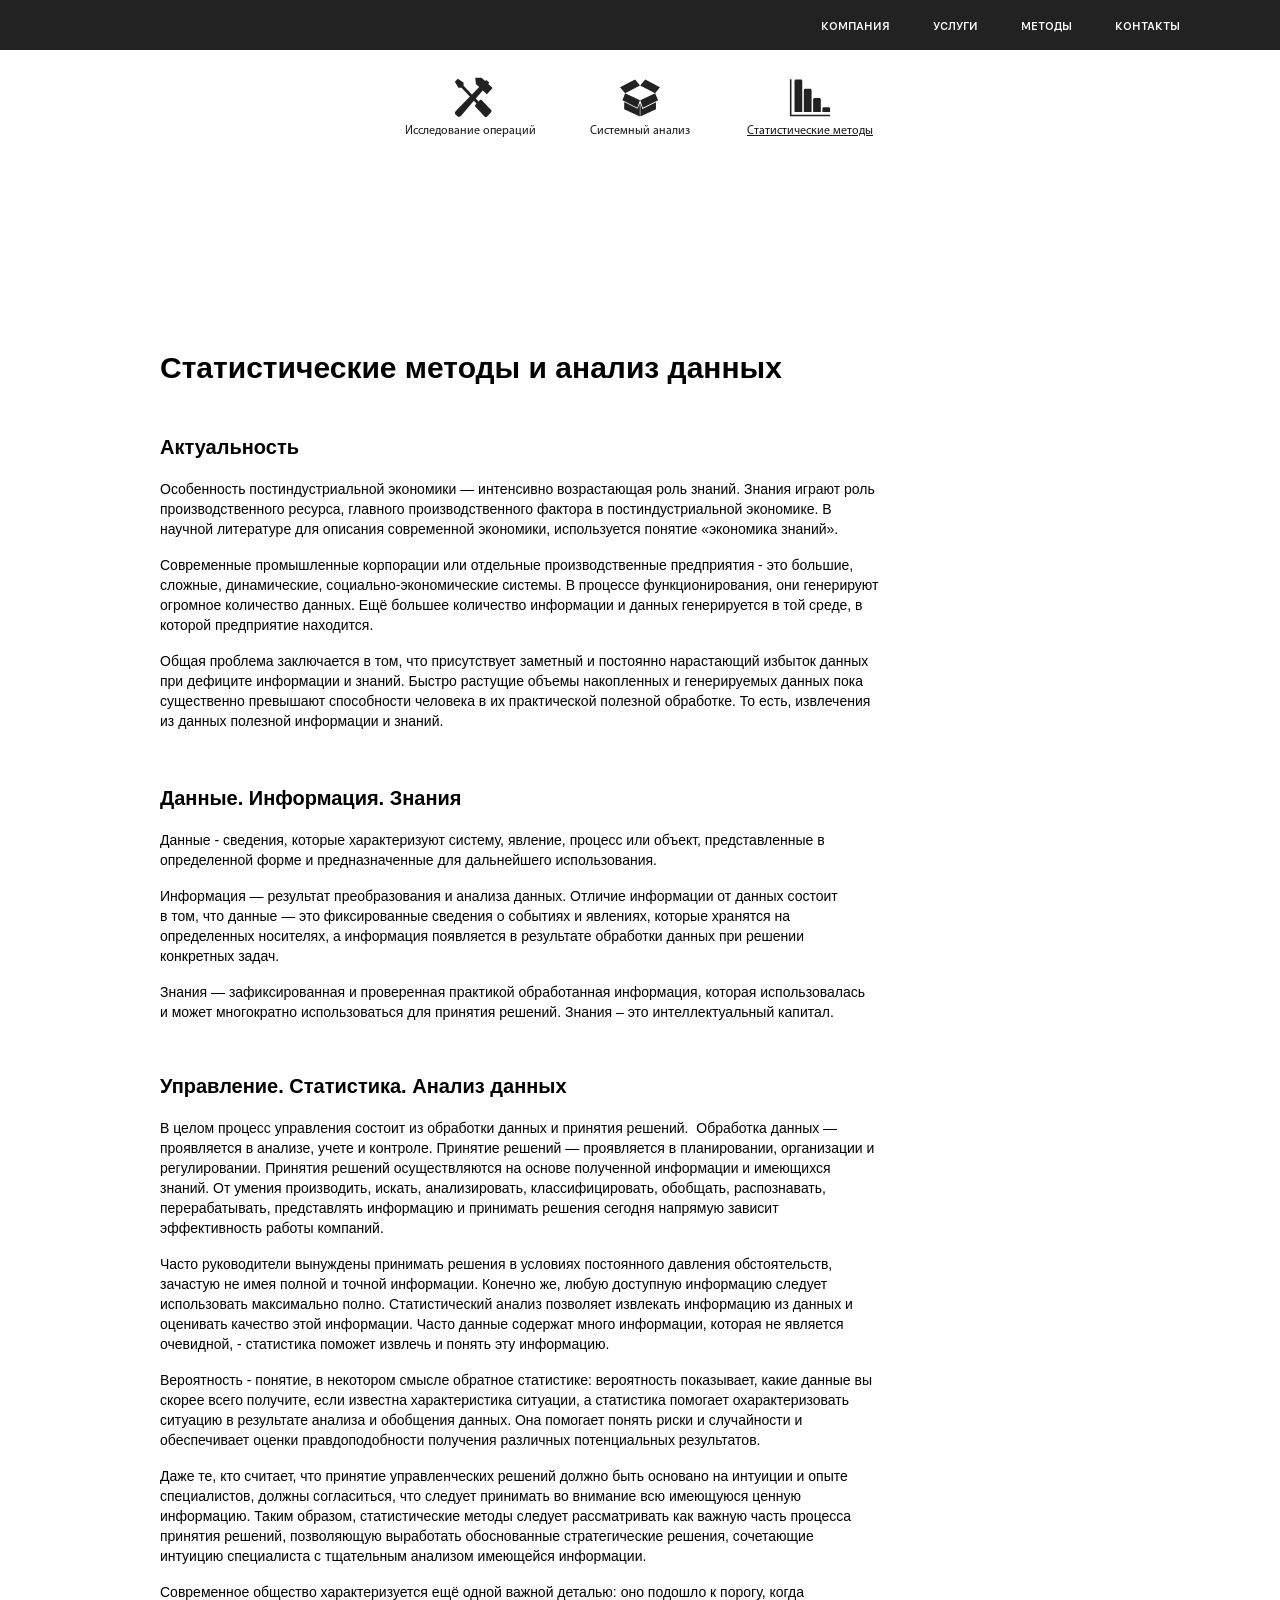
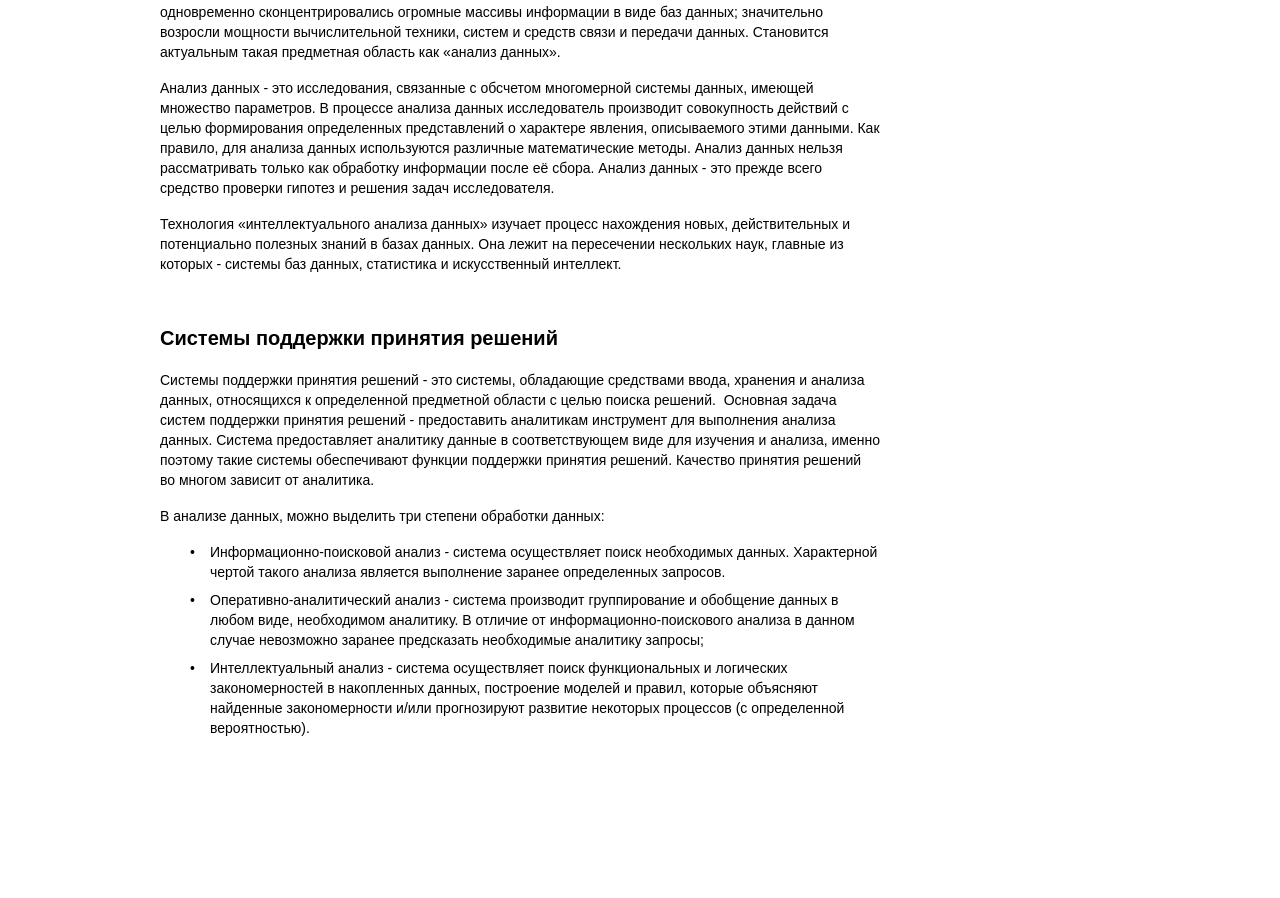
<file: statistical_method.html>
<!DOCTYPE html>
<html class="nojs html css_verticalspacer" lang="ru-RU">
 <head>

  <meta http-equiv="Content-type" content="text/html;charset=UTF-8"/>
  <meta name="description" content="Лаборатория системного анализа. Статистика. Анализ данных."/>
  <meta name="keywords" content="Статистика, Анализ данных"/>
  <meta name="generator" content="2017.0.3.363"/>
  <meta property="og:title" content="Статистика и анализ данных"/><!-- custom meta -->
  <meta property="og:type" content="website"/><!-- custom meta -->
  <meta property="og:url" content="https://system-laboratory.ru/statistical_method.html"/><!-- custom meta -->
  <meta property="og:image" content="https://system-laboratory.ru/assets/image_10.jpg"/><!-- custom meta -->
  <meta property="og:description" content="Анализ данных - это исследования, связанные с обсчетом многомерной системы данных, имеющей множество параметров."/><!-- custom meta -->
  <meta property="og:site_name" content="Лаборатория системного анализа"/><!-- custom meta -->
  <meta name="viewport" content="width=device-width, initial-scale=1.0"/>
  
  <script type="text/javascript">
   // Update the 'nojs'/'js' class on the html node
document.documentElement.className = document.documentElement.className.replace(/\bnojs\b/g, 'js');

// Check that all required assets are uploaded and up-to-date
if(typeof Muse == "undefined") window.Muse = {}; window.Muse.assets = {"required":["museutils.js", "museconfig.js", "jquery.musemenu.js", "jquery.watch.js", "webpro.js", "musewpdisclosure.js", "jquery.museresponsive.js", "require.js", "jquery.musepolyfill.bgsize.js", "statistical_method.css"], "outOfDate":[]};
</script>
  
  <link rel="shortcut icon" href="images/favicon.ico?crc=217876451"/>
  <title>Статистические методы — Лаборатория системного анализа</title>
  <!-- CSS -->
  <link rel="stylesheet" type="text/css" href="css/site_global.css?crc=3895645853"/>
  <link rel="stylesheet" type="text/css" href="css/master_______-_3.css?crc=277714323"/>
  <link rel="stylesheet" type="text/css" href="css/statistical_method.css?crc=4249731478" id="pagesheet"/>
  <!-- IE-only CSS -->
  <!--[if lt IE 9]>
  <link rel="stylesheet" type="text/css" href="css/iefonts_statistical_method.css?crc=253168516"/>
  <link rel="stylesheet" type="text/css" href="css/nomq_preview_master_______-_3.css?crc=518342793"/>
  <link rel="stylesheet" type="text/css" href="css/nomq_statistical_method.css?crc=4286802501" id="nomq_pagesheet"/>
  <![endif]-->
  <!-- Other scripts -->
  <script type="text/javascript">
   var __adobewebfontsappname__ = "muse";
</script>
  <!-- JS includes -->
  <script src="https://webfonts.creativecloud.com/pt-sans:n7,n4:all.js" type="text/javascript"></script>
  <!--[if lt IE 9]>
  <script src="scripts/html5shiv.js?crc=4241844378" type="text/javascript"></script>
  <![endif]-->
    <!--custom head HTML-->
  <script>
  (function(i,s,o,g,r,a,m){i['GoogleAnalyticsObject']=r;i[r]=i[r]||function(){
  (i[r].q=i[r].q||[]).push(arguments)},i[r].l=1*new Date();a=s.createElement(o),
  m=s.getElementsByTagName(o)[0];a.async=1;a.src=g;m.parentNode.insertBefore(a,m)
  })(window,document,'script','https://www.google-analytics.com/analytics.js','ga');

  ga('create', 'UA-102547958-2', 'auto');
  ga('send', 'pageview');

</script>
<!-- Yandex.Metrika counter -->
<script type="text/javascript" >
    (function (d, w, c) {
        (w[c] = w[c] || []).push(function() {
            try {
                w.yaCounter45293388 = new Ya.Metrika({
                    id:45293388,
                    clickmap:true,
                    trackLinks:true,
                    accurateTrackBounce:true,
                    webvisor:true,
                    trackHash:true
                });
            } catch(e) { }
        });

        var n = d.getElementsByTagName("script")[0],
            s = d.createElement("script"),
            f = function () { n.parentNode.insertBefore(s, n); };
        s.type = "text/javascript";
        s.async = true;
        s.src = "https://mc.yandex.ru/metrika/watch.js";

        if (w.opera == "[object Opera]") {
            d.addEventListener("DOMContentLoaded", f, false);
        } else { f(); }
    })(document, window, "yandex_metrika_callbacks");
</script>
<noscript><div><img src="https://mc.yandex.ru/watch/45293388" style="position:absolute; left:-9999px;" alt="" /></div></noscript>
<!-- /Yandex.Metrika counter -->
<script type='application/ld+json'> 
{
  "@context": "http://www.schema.org",
  "@type": "WebSite",
  "name": "Лаборатория системного анализа",
  "url": "https://system-laboratory.ru/"
}
 </script>

<script type='application/ld+json'> 
{
  "@context": "http://www.schema.org",
  "@type": "WebSite",
  "name": "Лаборатория системного анализа",
  "url": "https://system-laboratory.ru/"
}
 </script>

<script type="application/ld+json">
{
  "@context" : "http://schema.org",
  "@type" : "Organization",
  "name" : "Лаборатория системного анализа",
  "url" : "https://system-laboratory.ru",
  "sameAs" : [
    "https://vk.com/syslabru",
    "https://plus.google.com/115577333916113508924",
    "https://www.facebook.com/systemlabspb",
    "https://twitter.com/SystemlabRu",
    "http://youtube.com/channel/UCl9Ov3q21FTp_EdjvkcYeYw",
    "https://system-laboratory.blogspot.com",
    "https://system-laboratory.tumblr.com",
    "https://www.linkedin.com/company/system-lab",
    "https://www.ok.ru/group/58460052914213",
    "http://systems-analysis.ru/"
  ]
}
</script>

<script type='application/ld+json'> 
{
  "@context": "http://www.schema.org",
  "@type": "Organization",
  "name": "Лаборатория системного анализа",
  "url": "https://system-laboratory.ru",
  "address": {
    "@type": "PostalAddress",
    "streetAddress": "ул. Свеаборгская, д. 13. Помещение 2Н, Офис 1А",
    "addressLocality": "Санкт-Петербург",
    "addressRegion": "196105",
    "addressCountry": "Россия"
  },
  "contactPoint": {
    "@type": "ContactPoint",
    "telephone": "+7-952-268-6640",
    "contactType": "customer service",
    "email": "info@system-laboratory.ru"
  }
}
 </script>

<script type='application/ld+json'> 
{
  "@context": "http://schema.org",
  "@type": "Organization",
  "url": "https://system-laboratory.ru/",
  "logo": "https://system-laboratory.ru/assets/logo_b.jpg"
}
</script>

<html lang="ru" itemscope itemtype="http://schema.org/WebPage">

<!-- Schema.org data | Generated by SeoLik.ru -->
<meta itemprop="name"  content="Статистика и анализ данных">
<meta itemprop="description" name="description" content="Анализ данных - это исследования, связанные с обсчетом многомерной системы данных, имеющей множество параметров.">
<meta itemprop="image" name="image" content="https://system-laboratory.ru/assets/image_10.jpg">

<!-- Twitter Card data | Generated by SeoLik.ru -->
<meta name="twitter:card" content="summary_large_image">
<meta name="twitter:site" content="@SystemlabRu">
<meta name="twitter:title" content="Статистика и анализ данных">
<meta name="twitter:description" content="Анализ данных - это исследования, связанные с обсчетом многомерной системы данных, имеющей множество параметров.">
<meta name="twitter:creator" content="@SystemlabRu">
<meta name="twitter:image" content="https://system-laboratory.ru/assets/image_10.jpg">

<!-- Open Graph data | Generated by SeoLik.ru -->
<meta property="og:locale" content="ru_RU">
<!-- Image for Social | Generated by SeoLik.ru -->
<link rel="image_src" href="https://system-laboratory.ru/assets/image_10.jpg">
  <!--/*

*/
-->
 </head>
 <body>

  <div class="breakpoint active" id="bp_infinity" data-min-width="1441"><!-- responsive breakpoint node -->
   <div class="clearfix borderbox" id="page"><!-- column -->
    <div class="position_content" id="page_position_content">
     <div class="browser_width" id="u298261-4-bw">
      <div class="clearfix pinned-colelem" id="u298261-4" data-IBE-flags="txtStyleSrc"><!-- content -->
       <p><span class="actAsDiv normal_text" id="u298262"><!-- content --><span class="MenuBar actAsDiv clearfix" id="menuu298263"><!-- horizontal box --><span class="MenuItemContainer actAsDiv clearfix grpelem" id="u298278"><!-- vertical box --><a class="nonblock nontext MenuItem MenuItemWithSubMenu actAsDiv clearfix colelem" id="u298279" href="company.html" data-href="page:U105"><!-- horizontal box --><span class="MenuItemLabel NoWrap actAsDiv clearfix grpelem" id="u298282-4"><!-- content --><span class="actAsPara shared_content" id="u298282-2" data-content-guid="u298282-2_content"><span id="u298282">КОМПАНИЯ</span></span></span></a></span><span class="MenuItemContainer actAsDiv clearfix grpelem" id="u298285"><!-- vertical box --><a class="nonblock nontext MenuItem MenuItemWithSubMenu actAsDiv clearfix colelem" id="u298286" href="services.html" data-href="page:U117"><!-- horizontal box --><span class="MenuItemLabel NoWrap actAsDiv clearfix grpelem" id="u298288-4"><!-- content --><span class="actAsPara shared_content" id="u298288-2" data-content-guid="u298288-2_content"><span id="u298288">УСЛУГИ</span></span></span></a></span><span class="MenuItemContainer actAsDiv clearfix grpelem" id="u298271"><!-- vertical box --><a class="nonblock nontext MenuItem MenuItemWithSubMenu actAsDiv clearfix colelem" id="u298274" href="methods.html" data-href="page:U129"><!-- horizontal box --><span class="MenuItemLabel NoWrap actAsDiv clearfix grpelem" id="u298276-4"><!-- content --><span class="actAsPara shared_content" id="u298276-2" data-content-guid="u298276-2_content"><span id="u298276">МЕТОДЫ</span></span></span></a></span><span class="MenuItemContainer actAsDiv clearfix grpelem" id="u298264"><!-- vertical box --><a class="nonblock nontext MenuItem MenuItemWithSubMenu actAsDiv clearfix colelem" id="u298265" href="contact.html" data-href="page:U141"><!-- horizontal box --><span class="MenuItemLabel NoWrap actAsDiv clearfix grpelem" id="u298266-4"><!-- content --><span class="actAsPara shared_content" id="u298266-2" data-content-guid="u298266-2_content"><span id="u298266">КОНТАКТЫ</span></span></span></a></span></span></span><span class="shared_content" data-content-guid="u298261-4_0_1_content"></span></p>
      </div>
     </div>
     <div class="clearfix colelem shared_content" id="pbuttonu205366" data-content-guid="pbuttonu205366_content"><!-- group -->
      <!-- m_editable region-id="editable-static-tag-U205366" template="statistical_method.html" data-type="html" data-ice-options="clickable" data-ice-editable="link" -->
      <a class="nonblock nontext Button clearfix grpelem" id="buttonu205366" href="operation.html" data-href="page:U21936" data-muse-uid="U205366"><!-- container box --><div class="museBGSize colelem" id="u205367"><!-- simple frame --></div><!-- m_editable region-id="editable-static-tag-U205368-BP_infinity" template="statistical_method.html" data-type="html" data-ice-options="disableImageResize,link" --><div class="clearfix colelem" id="u205368-4" data-muse-uid="U205368" data-muse-type="txt_frame"><!-- content --><h2>Исследование операций</h2></div><!-- /m_editable --></a>
      <!-- /m_editable -->
      <!-- m_editable region-id="editable-static-tag-U205369" template="statistical_method.html" data-type="html" data-ice-options="clickable" data-ice-editable="link" -->
      <a class="nonblock nontext Button clearfix grpelem" id="buttonu205369" href="system.html" data-href="page:U22032" data-muse-uid="U205369"><!-- container box --><div class="museBGSize colelem" id="u205370"><!-- simple frame --></div><!-- m_editable region-id="editable-static-tag-U205371-BP_infinity" template="statistical_method.html" data-type="html" data-ice-options="disableImageResize,link" --><div class="clearfix colelem" id="u205371-4" data-muse-uid="U205371" data-muse-type="txt_frame"><!-- content --><h2>Системный анализ</h2></div><!-- /m_editable --></a>
      <!-- /m_editable -->
      <!-- m_editable region-id="editable-static-tag-U205372" template="statistical_method.html" data-type="html" data-ice-options="clickable" data-ice-editable="link" -->
      <a class="nonblock nontext Button ButtonSelected clearfix grpelem" id="buttonu205372" href="statistical_method.html" data-href="page:U21984" data-muse-uid="U205372"><!-- container box --><div class="museBGSize colelem" id="u205373"><!-- simple frame --></div><!-- m_editable region-id="editable-static-tag-U205374-BP_infinity" template="statistical_method.html" data-type="html" data-ice-options="disableImageResize,link" --><div class="clearfix colelem" id="u205374-4" data-muse-uid="U205374" data-muse-type="txt_frame"><!-- content --><p>Статистические методы</p></div><!-- /m_editable --></a>
      <!-- /m_editable -->
     </div>
     <!-- m_editable region-id="editable-static-tag-U221229-BP_infinity" template="statistical_method.html" data-type="html" data-ice-options="disableImageResize,link,txtStyleTarget" -->
     <div class="clearfix colelem shared_content" id="u221229-60" data-muse-uid="U221229" data-muse-type="txt_frame" data-IBE-flags="txtStyleSrc" data-content-guid="u221229-60_content"><!-- content -->
      <h1 id="u221229-2" class="shared_content" data-content-guid="u221229-2_content">Статистические методы и анализ данных</h1>
      <p id="u221229-3" class="shared_content" data-content-guid="u221229-3_content">&nbsp;</p>
      <p id="u221229-4" class="shared_content" data-content-guid="u221229-4_content">&nbsp;</p>
      <p id="u221229-6" class="shared_content" data-content-guid="u221229-6_content">Актуальность</p>
      <p class="ts2 shared_content" id="u221229-8" data-content-guid="u221229-8_content">Особенность постиндустриальной экономики — интенсивно возрастающая роль знаний. Знания играют роль производственного ресурса, главного производственного фактора в постиндустриальной экономике. В научной литературе для описания современной экономики, используется понятие «экономика знаний».</p>
      <p class="ts2 shared_content" id="u221229-10" data-content-guid="u221229-10_content">Современные промышленные корпорации или отдельные производственные предприятия - это большие, сложные, динамические, социально-экономические системы. В процессе функционирования, они генерируют огромное количество данных. Ещё большее количество информации и данных генерируется в той среде, в которой предприятие находится.</p>
      <p class="ts2 shared_content" id="u221229-12" data-content-guid="u221229-12_content">Общая проблема заключается в том, что присутствует заметный и постоянно нарастающий избыток данных при дефиците информации и знаний. Быстро растущие объемы накопленных и генерируемых данных пока существенно превышают способности человека в их практической полезной обработке. То есть, извлечения из данных полезной информации и знаний.</p>
      <p id="u221229-13" class="shared_content" data-content-guid="u221229-13_content">&nbsp;</p>
      <p id="u221229-15" class="shared_content" data-content-guid="u221229-15_content">Данные. Информация. Знания</p>
      <p class="ts2 shared_content" id="u221229-17" data-content-guid="u221229-17_content">Данные - сведения, которые характеризуют систему, явление, процесс или объект, представленные в определенной форме и предназначенные для дальнейшего использования.</p>
      <p class="ts2 shared_content" id="u221229-19" data-content-guid="u221229-19_content">Информация — результат преобразования и анализа данных. Отличие информации от данных состоит в том, что данные — это фиксированные сведения о событиях и явлениях, которые хранятся на определенных носителях, а информация появляется в результате обработки данных при решении конкретных задач.</p>
      <p class="ts2 shared_content" id="u221229-21" data-content-guid="u221229-21_content">Знания — зафиксированная и проверенная практикой обработанная информация, которая использовалась и может многократно использоваться для принятия решений. Знания – это интеллектуальный капитал.</p>
      <p class="ts2 shared_content" id="u221229-22" data-content-guid="u221229-22_content">&nbsp;</p>
      <p class="ts1 shared_content" id="u221229-24" data-content-guid="u221229-24_content">Управление. Статистика. Анализ данных</p>
      <p class="ts2 shared_content" id="u221229-26" data-content-guid="u221229-26_content">В целом процесс управления состоит из обработки данных и принятия решений.&nbsp; Обработка данных — проявляется в анализе, учете и контроле. Принятие решений — проявляется в планировании, организации и регулировании. Принятия решений осуществляются на основе полученной информации и имеющихся знаний. От умения производить, искать, анализировать, классифицировать, обобщать, распознавать, перерабатывать, представлять информацию и принимать решения сегодня напрямую зависит эффективность работы компаний.</p>
      <p class="ts2 shared_content" id="u221229-28" data-content-guid="u221229-28_content">Часто руководители вынуждены принимать решения в условиях постоянного давления обстоятельств, зачастую не имея полной и точной информации. Конечно же, любую доступную информацию следует использовать максимально полно. Статистический анализ позволяет извлекать информацию из данных и оценивать качество этой информации. Часто данные содержат много информации, которая не является очевидной, - статистика поможет извлечь и понять эту информацию.</p>
      <p class="ts2 shared_content" id="u221229-30" data-content-guid="u221229-30_content">Вероятность - понятие, в некотором смысле обратное статистике: вероятность показывает, какие данные вы скорее всего получите, если известна характеристика ситуации, а статистика помогает охарактеризовать ситуацию в результате анализа и обобщения данных. Она помогает понять риски и случайности и обеспечивает оценки правдоподобности получения различных потенциальных результатов.</p>
      <p class="ts2 shared_content" id="u221229-32" data-content-guid="u221229-32_content">Даже те, кто считает, что принятие управленческих решений должно быть основано на интуиции и опыте специалистов, должны согласиться, что следует принимать во внимание всю имеющуюся ценную информацию. Таким образом, статистические методы следует рассматривать как важную часть процесса принятия решений, позволяющую выработать обоснованные стратегические решения, сочетающие интуицию специалиста с тщательным анализом имеющейся информации.</p>
      <p class="ts2 shared_content" id="u221229-34" data-content-guid="u221229-34_content">Современное общество характеризуется ещё одной важной деталью: оно подошло к порогу, когда одновременно сконцентрировались огромные массивы информации в виде баз данных; значительно возросли мощности вычислительной техники, систем и средств связи и передачи данных. Становится актуальным такая предметная область как «анализ данных».</p>
      <p class="ts2 shared_content" id="u221229-36" data-content-guid="u221229-36_content">Анализ данных - это исследования, связанные с обсчетом многомерной системы данных, имеющей множество параметров. В процессе анализа данных исследователь производит совокупность действий с целью формирования определенных представлений о характере явления, описываемого этими данными. Как правило, для анализа данных используются различные математические методы. Анализ данных нельзя рассматривать только как обработку информации после её сбора. Анализ данных - это прежде всего средство проверки гипотез и решения задач исследователя.</p>
      <p class="ts2 shared_content" id="u221229-38" data-content-guid="u221229-38_content">Технология «интеллектуального анализа данных» изучает процесс нахождения новых, действительных и потенциально полезных знаний в базах данных. Она лежит на пересечении нескольких наук, главные из которых - системы баз данных, статистика и искусственный интеллект.</p>
      <p class="ts2 shared_content" id="u221229-39" data-content-guid="u221229-39_content">&nbsp;</p>
      <p class="ts1 shared_content" id="u221229-41" data-content-guid="u221229-41_content">Системы поддержки принятия решений</p>
      <p class="ts2 shared_content" id="u221229-43" data-content-guid="u221229-43_content">Системы поддержки принятия решений - это системы, обладающие средствами ввода, хранения и анализа данных, относящихся к определенной предметной области с целью поиска решений.&nbsp; Основная задача систем поддержки принятия решений - предоставить аналитикам инструмент для выполнения анализа данных. Система предоставляет аналитику данные в соответствующем виде для изучения и анализа, именно поэтому такие системы обеспечивают функции поддержки принятия решений. Качество принятия решений во многом зависит от аналитика.</p>
      <p class="ts2 shared_content" id="u221229-45" data-content-guid="u221229-45_content">В анализе данных, можно выделить три степени обработки данных:</p>
      <ul class="list0 nls-None" id="u221229-54">
       <li class="ts3 shared_content" id="u221229-47" data-content-guid="u221229-47_content">Информационно-поисковой анализ - система осуществляет поиск необходимых данных. Характерной чертой такого анализа является выполнение заранее определенных запросов.</li>
       <li class="ts3 shared_content" id="u221229-49" data-content-guid="u221229-49_content">Оперативно-аналитический анализ - система производит группирование и обобщение данных в любом виде, необходимом аналитику. В отличие от информационно-поискового анализа в данном случае невозможно заранее предсказать необходимые аналитику запросы;</li>
       <li class="ts3" id="u221229-53"><span id="u221229-50" class="shared_content" data-content-guid="u221229-50_content">Интеллектуальный анализ - система осуществляет поиск</span> <span id="u221229-52" class="shared_content" data-content-guid="u221229-52_content">функциональных и логических закономерностей в накопленных данных, построение моделей и правил, которые объясняют найденные закономерности и/или прогнозируют развитие некоторых процессов (с определенной вероятностью).</span></li>
      </ul>
      <p class="ts3 shared_content" id="u221229-55" data-content-guid="u221229-55_content">&nbsp;</p>
      <p class="ts3 shared_content" id="u221229-56" data-content-guid="u221229-56_content">&nbsp;</p>
      <p class="ts3 shared_content" id="u221229-57" data-content-guid="u221229-57_content">&nbsp;</p>
      <p class="ts3 shared_content" id="u221229-58" data-content-guid="u221229-58_content">&nbsp;</p>
     </div>
     <!-- /m_editable -->
     <div class="verticalspacer" data-offset-top="2452" data-content-above-spacer="2452" data-content-below-spacer="0"></div>
     <div class="browser_width colelem" id="u266614-4-bw">
      <div class="clearfix" id="u266614-4" data-IBE-flags="txtStyleSrc"><!-- content -->
       <p><span class="actAsDiv normal_text" id="u266652"><!-- content --><span class="actAsDiv clearfix" id="u266653-4" data-IBE-flags="txtStyleSrc"><!-- content --><span class="actAsPara" id="u266653-2">© Лаборатория системного анализа 2018</span></span></span><span class="actAsDiv normal_text" id="u266615"><!-- content --><span class="MenuBar actAsDiv clearfix" id="menuu266616"><!-- horizontal box --><span class="MenuItemContainer actAsDiv clearfix grpelem" id="u266617"><!-- vertical box --><a class="nonblock nontext MenuItem MenuItemWithSubMenu actAsDiv clearfix colelem" id="u266620" href="index.html" data-href="page:U93"><!-- horizontal box --><span class="MenuItemLabel NoWrap actAsDiv clearfix grpelem" id="u266621-4" data-IBE-flags="txtStyleSrc"><!-- content --><span class="actAsPara">Главная</span></span></a></span><span class="MenuItemContainer actAsDiv clearfix grpelem" id="u266624"><!-- vertical box --><a class="nonblock nontext MenuItem MenuItemWithSubMenu actAsDiv clearfix colelem" id="u266627" href="company.html" data-href="page:U105"><!-- horizontal box --><span class="MenuItemLabel NoWrap actAsDiv clearfix grpelem" id="u266628-4" data-IBE-flags="txtStyleSrc"><!-- content --><span class="actAsPara">Компания</span></span></a></span><span class="MenuItemContainer actAsDiv clearfix grpelem" id="u266631"><!-- vertical box --><a class="nonblock nontext MenuItem MenuItemWithSubMenu actAsDiv clearfix colelem" id="u266632" href="services.html" data-href="page:U117"><!-- horizontal box --><span class="MenuItemLabel NoWrap actAsDiv clearfix grpelem" id="u266635-4" data-IBE-flags="txtStyleSrc"><!-- content --><span class="actAsPara">Услуги</span></span></a></span><span class="MenuItemContainer actAsDiv clearfix grpelem" id="u266638"><!-- vertical box --><a class="nonblock nontext MenuItem MenuItemWithSubMenu actAsDiv clearfix colelem" id="u266641" href="methods.html" data-href="page:U129"><!-- horizontal box --><span class="MenuItemLabel NoWrap actAsDiv clearfix grpelem" id="u266642-4" data-IBE-flags="txtStyleSrc"><!-- content --><span class="actAsPara">Методы</span></span></a></span><span class="MenuItemContainer actAsDiv clearfix grpelem" id="u266645"><!-- vertical box --><a class="nonblock nontext MenuItem MenuItemWithSubMenu actAsDiv clearfix colelem" id="u266646" href="contact.html" data-href="page:U141"><!-- horizontal box --><span class="MenuItemLabel NoWrap actAsDiv clearfix grpelem" id="u266649-4" data-IBE-flags="txtStyleSrc"><!-- content --><span class="actAsPara">Контакты</span></span></a></span></span></span><span></span></p>
      </div>
     </div>
    </div>
   </div>
  </div>
  <div class="breakpoint" id="bp_1440" data-min-width="961" data-max-width="1440"><!-- responsive breakpoint node -->
   <div class="clearfix borderbox temp_no_id" data-orig-id="page"><!-- column -->
    <div class="position_content temp_no_id" data-orig-id="page_position_content">
     <div class="browser_width colelem temp_no_id" data-orig-id="u298261-4-bw">
      <div class="clearfix temp_no_id" data-IBE-flags="txtStyleSrc" data-orig-id="u298261-4"><!-- content -->
       <p><span class="actAsDiv normal_text temp_no_id" data-orig-id="u298262"><!-- content --><span class="MenuBar actAsDiv clearfix temp_no_id" data-orig-id="menuu298263"><!-- horizontal box --><span class="MenuItemContainer actAsDiv clearfix grpelem temp_no_id" data-orig-id="u298278"><!-- vertical box --><a class="nonblock nontext MenuItem MenuItemWithSubMenu actAsDiv clearfix colelem temp_no_id" href="company.html" data-href="page:U105" data-orig-id="u298279"><!-- horizontal box --><span class="MenuItemLabel NoWrap actAsDiv clearfix grpelem temp_no_id" data-orig-id="u298282-4"><!-- content --><span class="actAsPara placeholder" data-placeholder-for="u298282-2_content"><!-- placeholder node --></span></span></a></span><span class="MenuItemContainer actAsDiv clearfix grpelem temp_no_id" data-orig-id="u298285"><!-- vertical box --><a class="nonblock nontext MenuItem MenuItemWithSubMenu actAsDiv clearfix colelem temp_no_id" href="services.html" data-href="page:U117" data-orig-id="u298286"><!-- horizontal box --><span class="MenuItemLabel NoWrap actAsDiv clearfix grpelem temp_no_id" data-orig-id="u298288-4"><!-- content --><span class="actAsPara placeholder" data-placeholder-for="u298288-2_content"><!-- placeholder node --></span></span></a></span><span class="MenuItemContainer actAsDiv clearfix grpelem temp_no_id" data-orig-id="u298271"><!-- vertical box --><a class="nonblock nontext MenuItem MenuItemWithSubMenu actAsDiv clearfix colelem temp_no_id" href="methods.html" data-href="page:U129" data-orig-id="u298274"><!-- horizontal box --><span class="MenuItemLabel NoWrap actAsDiv clearfix grpelem temp_no_id" data-orig-id="u298276-4"><!-- content --><span class="actAsPara placeholder" data-placeholder-for="u298276-2_content"><!-- placeholder node --></span></span></a></span><span class="MenuItemContainer actAsDiv clearfix grpelem temp_no_id" data-orig-id="u298264"><!-- vertical box --><a class="nonblock nontext MenuItem MenuItemWithSubMenu actAsDiv clearfix colelem temp_no_id" href="contact.html" data-href="page:U141" data-orig-id="u298265"><!-- horizontal box --><span class="MenuItemLabel NoWrap actAsDiv clearfix grpelem temp_no_id" data-orig-id="u298266-4"><!-- content --><span class="actAsPara placeholder" data-placeholder-for="u298266-2_content"><!-- placeholder node --></span></span></a></span></span></span><span class="placeholder" data-placeholder-for="u298261-4_0_1_content"><!-- placeholder node --></span></p>
      </div>
     </div>
     <span class="clearfix colelem placeholder" data-placeholder-for="pbuttonu205366_content"><!-- placeholder node --></span>
     <!-- m_editable region-id="editable-static-tag-U221229-BP_1440" template="statistical_method.html" data-type="html" data-ice-options="disableImageResize,link,txtStyleTarget" -->
     <span class="clearfix colelem placeholder" data-placeholder-for="u221229-60_content"><!-- placeholder node --></span>
     <!-- /m_editable -->
     <div class="verticalspacer" data-offset-top="2378" data-content-above-spacer="2378" data-content-below-spacer="0"></div>
     <div class="browser_width colelem" id="u265546-4-bw">
      <div class="clearfix" id="u265546-4" data-IBE-flags="txtStyleSrc"><!-- content -->
       <p><span class="actAsDiv normal_text" id="u265584"><!-- content --><span class="actAsDiv clearfix" id="u265585-4" data-IBE-flags="txtStyleSrc"><!-- content --><span class="actAsPara" id="u265585-2">© Лаборатория системного анализа 2018</span></span></span><span class="actAsDiv normal_text" id="u265547"><!-- content --><span class="MenuBar actAsDiv clearfix" id="menuu265548"><!-- horizontal box --><span class="MenuItemContainer actAsDiv clearfix grpelem" id="u265549"><!-- vertical box --><a class="nonblock nontext MenuItem MenuItemWithSubMenu actAsDiv clearfix colelem" id="u265550" href="index.html" data-href="page:U93"><!-- horizontal box --><span class="MenuItemLabel NoWrap actAsDiv clearfix grpelem" id="u265553-4" data-IBE-flags="txtStyleSrc"><!-- content --><span class="actAsPara">Главная</span></span></a></span><span class="MenuItemContainer actAsDiv clearfix grpelem" id="u265563"><!-- vertical box --><a class="nonblock nontext MenuItem MenuItemWithSubMenu actAsDiv clearfix colelem" id="u265566" href="company.html" data-href="page:U105"><!-- horizontal box --><span class="MenuItemLabel NoWrap actAsDiv clearfix grpelem" id="u265569-4" data-IBE-flags="txtStyleSrc"><!-- content --><span class="actAsPara">Компания</span></span></a></span><span class="MenuItemContainer actAsDiv clearfix grpelem" id="u265570"><!-- vertical box --><a class="nonblock nontext MenuItem MenuItemWithSubMenu actAsDiv clearfix colelem" id="u265573" href="services.html" data-href="page:U117"><!-- horizontal box --><span class="MenuItemLabel NoWrap actAsDiv clearfix grpelem" id="u265576-4" data-IBE-flags="txtStyleSrc"><!-- content --><span class="actAsPara">Услуги</span></span></a></span><span class="MenuItemContainer actAsDiv clearfix grpelem" id="u265577"><!-- vertical box --><a class="nonblock nontext MenuItem MenuItemWithSubMenu actAsDiv clearfix colelem" id="u265578" href="methods.html" data-href="page:U129"><!-- horizontal box --><span class="MenuItemLabel NoWrap actAsDiv clearfix grpelem" id="u265581-4" data-IBE-flags="txtStyleSrc"><!-- content --><span class="actAsPara">Методы</span></span></a></span><span class="MenuItemContainer actAsDiv clearfix grpelem" id="u265556"><!-- vertical box --><a class="nonblock nontext MenuItem MenuItemWithSubMenu actAsDiv clearfix colelem" id="u265559" href="contact.html" data-href="page:U141"><!-- horizontal box --><span class="MenuItemLabel NoWrap actAsDiv clearfix grpelem" id="u265562-4" data-IBE-flags="txtStyleSrc"><!-- content --><span class="actAsPara">Контакты</span></span></a></span></span></span><span></span></p>
      </div>
     </div>
    </div>
   </div>
  </div>
  <div class="breakpoint" id="bp_960" data-min-width="801" data-max-width="960"><!-- responsive breakpoint node -->
   <div class="clearfix borderbox temp_no_id" data-orig-id="page"><!-- column -->
    <div class="position_content temp_no_id" data-orig-id="page_position_content">
     <div class="browser_width temp_no_id" data-orig-id="u298261-4-bw">
      <div class="clearfix pinned-colelem temp_no_id" data-IBE-flags="txtStyleSrc" data-orig-id="u298261-4"><!-- content -->
       <p><span class="actAsDiv normal_text temp_no_id" data-orig-id="u298262"><!-- content --><span class="MenuBar actAsDiv clearfix temp_no_id" data-orig-id="menuu298263"><!-- horizontal box --><span class="MenuItemContainer actAsDiv clearfix grpelem temp_no_id" data-orig-id="u298278"><!-- vertical box --><a class="nonblock nontext MenuItem MenuItemWithSubMenu actAsDiv clearfix colelem temp_no_id" href="company.html" data-href="page:U105" data-orig-id="u298279"><!-- horizontal box --><span class="MenuItemLabel NoWrap actAsDiv clearfix grpelem temp_no_id" data-orig-id="u298282-4"><!-- content --><span class="actAsPara placeholder" data-placeholder-for="u298282-2_content"><!-- placeholder node --></span></span></a></span><span class="MenuItemContainer actAsDiv clearfix grpelem temp_no_id" data-orig-id="u298285"><!-- vertical box --><a class="nonblock nontext MenuItem MenuItemWithSubMenu actAsDiv clearfix colelem temp_no_id" href="services.html" data-href="page:U117" data-orig-id="u298286"><!-- horizontal box --><span class="MenuItemLabel NoWrap actAsDiv clearfix grpelem temp_no_id" data-orig-id="u298288-4"><!-- content --><span class="actAsPara placeholder" data-placeholder-for="u298288-2_content"><!-- placeholder node --></span></span></a></span><span class="MenuItemContainer actAsDiv clearfix grpelem temp_no_id" data-orig-id="u298271"><!-- vertical box --><a class="nonblock nontext MenuItem MenuItemWithSubMenu actAsDiv clearfix colelem temp_no_id" href="methods.html" data-href="page:U129" data-orig-id="u298274"><!-- horizontal box --><span class="MenuItemLabel NoWrap actAsDiv clearfix grpelem temp_no_id" data-orig-id="u298276-4"><!-- content --><span class="actAsPara placeholder" data-placeholder-for="u298276-2_content"><!-- placeholder node --></span></span></a></span><span class="MenuItemContainer actAsDiv clearfix grpelem temp_no_id" data-orig-id="u298264"><!-- vertical box --><a class="nonblock nontext MenuItem MenuItemWithSubMenu actAsDiv clearfix colelem temp_no_id" href="contact.html" data-href="page:U141" data-orig-id="u298265"><!-- horizontal box --><span class="MenuItemLabel NoWrap actAsDiv clearfix grpelem temp_no_id" data-orig-id="u298266-4"><!-- content --><span class="actAsPara placeholder" data-placeholder-for="u298266-2_content"><!-- placeholder node --></span></span></a></span></span></span><span class="placeholder" data-placeholder-for="u298261-4_0_1_content"><!-- placeholder node --></span></p>
      </div>
     </div>
     <span class="clearfix colelem placeholder" data-placeholder-for="pbuttonu205366_content"><!-- placeholder node --></span>
     <!-- m_editable region-id="editable-static-tag-U221229-BP_960" template="statistical_method.html" data-type="html" data-ice-options="disableImageResize,link,txtStyleTarget" -->
     <span class="clearfix colelem placeholder" data-placeholder-for="u221229-60_content"><!-- placeholder node --></span>
     <!-- /m_editable -->
     <div class="verticalspacer" data-offset-top="2515" data-content-above-spacer="2515" data-content-below-spacer="0"></div>
     <div class="browser_width colelem" id="u266071-4-bw">
      <div class="clearfix" id="u266071-4" data-IBE-flags="txtStyleSrc"><!-- content -->
       <p><span class="actAsDiv normal_text" id="u266109"><!-- content --><span class="actAsDiv clearfix" id="u266110-4" data-IBE-flags="txtStyleSrc"><!-- content --><span class="actAsPara" id="u266110-2">© Лаборатория системного анализа 2018</span></span></span><span class="actAsDiv normal_text" id="u266072"><!-- content --><span class="MenuBar actAsDiv clearfix" id="menuu266073"><!-- horizontal box --><span class="MenuItemContainer actAsDiv clearfix grpelem" id="u266074"><!-- vertical box --><a class="nonblock nontext MenuItem MenuItemWithSubMenu actAsDiv clearfix colelem" id="u266077" href="index.html" data-href="page:U93"><!-- horizontal box --><span class="MenuItemLabel NoWrap actAsDiv clearfix grpelem" id="u266080-4" data-IBE-flags="txtStyleSrc"><!-- content --><span class="actAsPara">Главная</span></span></a></span><span class="MenuItemContainer actAsDiv clearfix grpelem" id="u266088"><!-- vertical box --><a class="nonblock nontext MenuItem MenuItemWithSubMenu actAsDiv clearfix colelem" id="u266091" href="company.html" data-href="page:U105"><!-- horizontal box --><span class="MenuItemLabel NoWrap actAsDiv clearfix grpelem" id="u266093-4" data-IBE-flags="txtStyleSrc"><!-- content --><span class="actAsPara">Компания</span></span></a></span><span class="MenuItemContainer actAsDiv clearfix grpelem" id="u266081"><!-- vertical box --><a class="nonblock nontext MenuItem MenuItemWithSubMenu actAsDiv clearfix colelem" id="u266084" href="services.html" data-href="page:U117"><!-- horizontal box --><span class="MenuItemLabel NoWrap actAsDiv clearfix grpelem" id="u266085-4" data-IBE-flags="txtStyleSrc"><!-- content --><span class="actAsPara">Услуги</span></span></a></span><span class="MenuItemContainer actAsDiv clearfix grpelem" id="u266095"><!-- vertical box --><a class="nonblock nontext MenuItem MenuItemWithSubMenu actAsDiv clearfix colelem" id="u266098" href="methods.html" data-href="page:U129"><!-- horizontal box --><span class="MenuItemLabel NoWrap actAsDiv clearfix grpelem" id="u266099-4" data-IBE-flags="txtStyleSrc"><!-- content --><span class="actAsPara">Методы</span></span></a></span><span class="MenuItemContainer actAsDiv clearfix grpelem" id="u266102"><!-- vertical box --><a class="nonblock nontext MenuItem MenuItemWithSubMenu actAsDiv clearfix colelem" id="u266105" href="contact.html" data-href="page:U141"><!-- horizontal box --><span class="MenuItemLabel NoWrap actAsDiv clearfix grpelem" id="u266107-4" data-IBE-flags="txtStyleSrc"><!-- content --><span class="actAsPara">Контакты</span></span></a></span></span></span><span></span></p>
      </div>
     </div>
    </div>
   </div>
  </div>
  <div class="breakpoint" id="bp_800" data-min-width="641" data-max-width="800"><!-- responsive breakpoint node -->
   <div class="clearfix borderbox temp_no_id" data-orig-id="page"><!-- column -->
    <div class="position_content temp_no_id" data-orig-id="page_position_content">
     <div class="browser_width temp_no_id" data-orig-id="u298261-4-bw">
      <div class="clearfix pinned-colelem temp_no_id" data-IBE-flags="txtStyleSrc" data-orig-id="u298261-4"><!-- content -->
       <p><span class="actAsDiv normal_text temp_no_id" data-orig-id="u298262"><!-- content --><span class="MenuBar actAsDiv clearfix temp_no_id" data-orig-id="menuu298263"><!-- horizontal box --><span class="MenuItemContainer actAsDiv clearfix grpelem temp_no_id" data-orig-id="u298278"><!-- vertical box --><a class="nonblock nontext MenuItem MenuItemWithSubMenu actAsDiv clearfix colelem temp_no_id" href="company.html" data-href="page:U105" data-orig-id="u298279"><!-- horizontal box --><span class="MenuItemLabel NoWrap actAsDiv clearfix grpelem temp_no_id" data-orig-id="u298282-4"><!-- content --><span class="actAsPara placeholder" data-placeholder-for="u298282-2_content"><!-- placeholder node --></span></span></a></span><span class="MenuItemContainer actAsDiv clearfix grpelem temp_no_id" data-orig-id="u298285"><!-- vertical box --><a class="nonblock nontext MenuItem MenuItemWithSubMenu actAsDiv clearfix colelem temp_no_id" href="services.html" data-href="page:U117" data-orig-id="u298286"><!-- horizontal box --><span class="MenuItemLabel NoWrap actAsDiv clearfix grpelem temp_no_id" data-orig-id="u298288-4"><!-- content --><span class="actAsPara placeholder" data-placeholder-for="u298288-2_content"><!-- placeholder node --></span></span></a></span><span class="MenuItemContainer actAsDiv clearfix grpelem temp_no_id" data-orig-id="u298271"><!-- vertical box --><a class="nonblock nontext MenuItem MenuItemWithSubMenu actAsDiv clearfix colelem temp_no_id" href="methods.html" data-href="page:U129" data-orig-id="u298274"><!-- horizontal box --><span class="MenuItemLabel NoWrap actAsDiv clearfix grpelem temp_no_id" data-orig-id="u298276-4"><!-- content --><span class="actAsPara placeholder" data-placeholder-for="u298276-2_content"><!-- placeholder node --></span></span></a></span><span class="MenuItemContainer actAsDiv clearfix grpelem temp_no_id" data-orig-id="u298264"><!-- vertical box --><a class="nonblock nontext MenuItem MenuItemWithSubMenu actAsDiv clearfix colelem temp_no_id" href="contact.html" data-href="page:U141" data-orig-id="u298265"><!-- horizontal box --><span class="MenuItemLabel NoWrap actAsDiv clearfix grpelem temp_no_id" data-orig-id="u298266-4"><!-- content --><span class="actAsPara placeholder" data-placeholder-for="u298266-2_content"><!-- placeholder node --></span></span></a></span></span></span><span class="placeholder" data-placeholder-for="u298261-4_0_1_content"><!-- placeholder node --></span></p>
      </div>
     </div>
     <span class="clearfix colelem placeholder" data-placeholder-for="pbuttonu205366_content"><!-- placeholder node --></span>
     <div class="browser_width colelem" id="u221229-60-bw">
      <!-- m_editable region-id="editable-static-tag-U221229-BP_800" template="statistical_method.html" data-type="html" data-ice-options="disableImageResize,link,txtStyleTarget" -->
      <span class="clearfix placeholder" data-placeholder-for="u221229-60_content"><!-- placeholder node --></span>
      <!-- /m_editable -->
     </div>
     <div class="verticalspacer" data-offset-top="2384" data-content-above-spacer="2384" data-content-below-spacer="0"></div>
     <div class="browser_width colelem shared_content" id="u266596-4-bw" data-content-guid="u266596-4-bw_content">
      <div class="clearfix" id="u266596-4" data-IBE-flags="txtStyleSrc"><!-- content -->
       <p id="u266596-2">© Лаборатория системного анализа 2018</p>
      </div>
     </div>
    </div>
   </div>
  </div>
  <div class="breakpoint" id="bp_640" data-min-width="481" data-max-width="640"><!-- responsive breakpoint node -->
   <div class="clearfix borderbox temp_no_id" data-orig-id="page"><!-- column -->
    <div class="position_content temp_no_id" data-orig-id="page_position_content">
     <div class="clearfix colelem" id="paccordionu2424"><!-- group -->
      <div class="browser_width grpelem" id="accordionu2424-bw">
       <ul class="AccordionWidget clearfix" id="accordionu2424"><!-- vertical box -->
        <li class="AccordionPanel clearfix colelem100" id="u2433"><!-- vertical box --><div class="AccordionPanelTab clearfix colelem100" id="u2434-3" data-IBE-flags="txtStyleSrc"><!-- content --><p class="shared_content" data-content-guid="u2434-3_0_content">&nbsp;</p></div><div class="AccordionPanelContent disn clearfix colelem100" id="u2435"><!-- group --><nav class="MenuBar clearfix grpelem" id="menuu2888"><!-- vertical box --><div class="MenuItemContainer clearfix colelem" id="u202143"><!-- horizontal box --><a class="nonblock nontext MenuItem MenuItemWithSubMenu clearfix grpelem" id="u202144" href="index.html" data-href="page:U93"><!-- horizontal box --><div class="MenuItemLabel clearfix grpelem" id="u202146-4" data-IBE-flags="txtStyleSrc"><!-- content --><p class="shared_content" data-content-guid="u202146-4_0_content">Главная</p></div></a></div><div class="MenuItemContainer clearfix colelem" id="u2889"><!-- horizontal box --><a class="nonblock nontext MenuItem MenuItemWithSubMenu clearfix grpelem" id="u2890" href="company.html" data-href="page:U105"><!-- horizontal box --><div class="MenuItemLabel clearfix grpelem" id="u2892-4" data-IBE-flags="txtStyleSrc"><!-- content --><p class="shared_content" data-content-guid="u2892-4_0_content">Компания</p></div></a></div><div class="MenuItemContainer clearfix colelem" id="u2963"><!-- horizontal box --><a class="nonblock nontext MenuItem MenuItemWithSubMenu clearfix grpelem" id="u2964" href="services.html" data-href="page:U117"><!-- horizontal box --><div class="MenuItemLabel clearfix grpelem" id="u2967-4" data-IBE-flags="txtStyleSrc"><!-- content --><p class="shared_content" data-content-guid="u2967-4_0_content">Услуги</p></div></a></div><div class="MenuItemContainer clearfix colelem" id="u3023"><!-- horizontal box --><a class="nonblock nontext MenuItem MenuItemWithSubMenu clearfix grpelem" id="u3024" href="methods.html" data-href="page:U129"><!-- horizontal box --><div class="MenuItemLabel clearfix grpelem" id="u3027-4" data-IBE-flags="txtStyleSrc"><!-- content --><p class="shared_content" data-content-guid="u3027-4_0_content">Методы</p></div></a></div><div class="MenuItemContainer clearfix colelem" id="u3079"><!-- horizontal box --><a class="nonblock nontext MenuItem MenuItemWithSubMenu clearfix grpelem" id="u3082" href="contact.html" data-href="page:U141"><!-- horizontal box --><div class="MenuItemLabel clearfix grpelem" id="u3084-4" data-IBE-flags="txtStyleSrc"><!-- content --><p class="shared_content" data-content-guid="u3084-4_0_content">Контакты</p></div></a></div></nav></div></li>
       </ul>
      </div>
      <div class="grpelem shared_content" id="u273267" data-content-guid="u273267_content"><!-- simple frame --></div>
     </div>
     <span class="clearfix colelem placeholder" data-placeholder-for="pbuttonu205366_content"><!-- placeholder node --></span>
     <div class="browser_width colelem temp_no_id" data-orig-id="u221229-60-bw">
      <!-- m_editable region-id="editable-static-tag-U221229-BP_640" template="statistical_method.html" data-type="html" data-ice-options="disableImageResize,link,txtStyleTarget" -->
      <span class="clearfix placeholder" data-placeholder-for="u221229-60_content"><!-- placeholder node --></span>
      <!-- /m_editable -->
     </div>
     <div class="verticalspacer" data-offset-top="2846" data-content-above-spacer="2846" data-content-below-spacer="0"></div>
     <span class="browser_width colelem placeholder" data-placeholder-for="u266596-4-bw_content"><!-- placeholder node --></span>
    </div>
   </div>
  </div>
  <div class="breakpoint" id="bp_480" data-min-width="321" data-max-width="480"><!-- responsive breakpoint node -->
   <div class="clearfix borderbox temp_no_id" data-orig-id="page"><!-- column -->
    <div class="position_content temp_no_id" data-orig-id="page_position_content">
     <div class="clearfix colelem temp_no_id" data-orig-id="paccordionu2424"><!-- group -->
      <div class="browser_width grpelem temp_no_id" data-orig-id="accordionu2424-bw">
       <ul class="AccordionWidget clearfix temp_no_id" data-orig-id="accordionu2424"><!-- vertical box -->
        <li class="AccordionPanel clearfix colelem100 temp_no_id" data-orig-id="u2433"><!-- vertical box --><div class="AccordionPanelTab clearfix colelem100 temp_no_id" data-IBE-flags="txtStyleSrc" data-orig-id="u2434-3"><!-- content --><span class="placeholder" data-placeholder-for="u2434-3_0_content"><!-- placeholder node --></span></div><div class="AccordionPanelContent disn clearfix colelem100 temp_no_id" data-orig-id="u2435"><!-- group --><nav class="MenuBar clearfix grpelem temp_no_id" data-orig-id="menuu2888"><!-- vertical box --><div class="MenuItemContainer clearfix colelem temp_no_id" data-orig-id="u202143"><!-- horizontal box --><a class="nonblock nontext MenuItem MenuItemWithSubMenu clearfix grpelem temp_no_id" href="index.html" data-href="page:U93" data-orig-id="u202144"><!-- horizontal box --><div class="MenuItemLabel clearfix grpelem temp_no_id" data-IBE-flags="txtStyleSrc" data-orig-id="u202146-4"><!-- content --><span class="placeholder" data-placeholder-for="u202146-4_0_content"><!-- placeholder node --></span></div></a></div><div class="MenuItemContainer clearfix colelem temp_no_id" data-orig-id="u2889"><!-- horizontal box --><a class="nonblock nontext MenuItem MenuItemWithSubMenu clearfix grpelem temp_no_id" href="company.html" data-href="page:U105" data-orig-id="u2890"><!-- horizontal box --><div class="MenuItemLabel clearfix grpelem temp_no_id" data-IBE-flags="txtStyleSrc" data-orig-id="u2892-4"><!-- content --><span class="placeholder" data-placeholder-for="u2892-4_0_content"><!-- placeholder node --></span></div></a></div><div class="MenuItemContainer clearfix colelem temp_no_id" data-orig-id="u2963"><!-- horizontal box --><a class="nonblock nontext MenuItem MenuItemWithSubMenu clearfix grpelem temp_no_id" href="services.html" data-href="page:U117" data-orig-id="u2964"><!-- horizontal box --><div class="MenuItemLabel clearfix grpelem temp_no_id" data-IBE-flags="txtStyleSrc" data-orig-id="u2967-4"><!-- content --><span class="placeholder" data-placeholder-for="u2967-4_0_content"><!-- placeholder node --></span></div></a></div><div class="MenuItemContainer clearfix colelem temp_no_id" data-orig-id="u3023"><!-- horizontal box --><a class="nonblock nontext MenuItem MenuItemWithSubMenu clearfix grpelem temp_no_id" href="methods.html" data-href="page:U129" data-orig-id="u3024"><!-- horizontal box --><div class="MenuItemLabel clearfix grpelem temp_no_id" data-IBE-flags="txtStyleSrc" data-orig-id="u3027-4"><!-- content --><span class="placeholder" data-placeholder-for="u3027-4_0_content"><!-- placeholder node --></span></div></a></div><div class="MenuItemContainer clearfix colelem temp_no_id" data-orig-id="u3079"><!-- horizontal box --><a class="nonblock nontext MenuItem MenuItemWithSubMenu clearfix grpelem temp_no_id" href="contact.html" data-href="page:U141" data-orig-id="u3082"><!-- horizontal box --><div class="MenuItemLabel clearfix grpelem temp_no_id" data-IBE-flags="txtStyleSrc" data-orig-id="u3084-4"><!-- content --><span class="placeholder" data-placeholder-for="u3084-4_0_content"><!-- placeholder node --></span></div></a></div></nav></div></li>
       </ul>
      </div>
      <span class="grpelem placeholder" data-placeholder-for="u273267_content"><!-- placeholder node --></span>
     </div>
     <div class="clearfix colelem shared_content" id="pbuttonu224020" data-content-guid="pbuttonu224020_content"><!-- group -->
      <!-- m_editable region-id="editable-static-tag-U224020" template="statistical_method.html" data-type="html" data-ice-options="clickable" data-ice-editable="link" -->
      <a class="nonblock nontext Button clearfix grpelem" id="buttonu224020" href="operation.html" data-href="page:U21936" data-muse-uid="U224020"><!-- container box --><div class="museBGSize colelem" id="u224022"><!-- simple frame --></div><!-- m_editable region-id="editable-static-tag-U224021-BP_480" template="statistical_method.html" data-type="html" data-ice-options="disableImageResize,link" --><div class="clearfix colelem" id="u224021-6" data-muse-uid="U224021" data-muse-type="txt_frame"><!-- content --><h2>Исследование</h2><h2>операций</h2></div><!-- /m_editable --></a>
      <!-- /m_editable -->
      <!-- m_editable region-id="editable-static-tag-U224023" template="statistical_method.html" data-type="html" data-ice-options="clickable" data-ice-editable="link" -->
      <a class="nonblock nontext Button clearfix grpelem" id="buttonu224023" href="system.html" data-href="page:U22032" data-muse-uid="U224023"><!-- container box --><div class="museBGSize colelem" id="u224025"><!-- simple frame --></div><!-- m_editable region-id="editable-static-tag-U224024-BP_480" template="statistical_method.html" data-type="html" data-ice-options="disableImageResize,link" --><div class="clearfix colelem" id="u224024-6" data-muse-uid="U224024" data-muse-type="txt_frame"><!-- content --><p>Системный</p><p>анализ</p></div><!-- /m_editable --></a>
      <!-- /m_editable -->
      <!-- m_editable region-id="editable-static-tag-U224026" template="statistical_method.html" data-type="html" data-ice-options="clickable" data-ice-editable="link" -->
      <a class="nonblock nontext Button ButtonSelected clearfix grpelem" id="buttonu224026" href="statistical_method.html" data-href="page:U21984" data-muse-uid="U224026"><!-- container box --><div class="museBGSize colelem" id="u224027"><!-- simple frame --></div><!-- m_editable region-id="editable-static-tag-U224028-BP_480" template="statistical_method.html" data-type="html" data-ice-options="disableImageResize,link" --><div class="clearfix colelem" id="u224028-6" data-muse-uid="U224028" data-muse-type="txt_frame"><!-- content --><p>Статистические</p><p>методы</p></div><!-- /m_editable --></a>
      <!-- /m_editable -->
     </div>
     <!-- m_editable region-id="editable-static-tag-U221229-BP_480" template="statistical_method.html" data-type="html" data-ice-options="disableImageResize,link,txtStyleTarget" -->
     <div class="clearfix colelem temp_no_id" data-muse-uid="U221229" data-muse-type="txt_frame" data-IBE-flags="txtStyleSrc" data-orig-id="u221229-60"><!-- content -->
      <span class="placeholder" data-placeholder-for="u221229-2_content"><!-- placeholder node --></span>
      <span class="placeholder" data-placeholder-for="u221229-3_content"><!-- placeholder node --></span>
      <span class="placeholder" data-placeholder-for="u221229-4_content"><!-- placeholder node --></span>
      <span class="placeholder" data-placeholder-for="u221229-6_content"><!-- placeholder node --></span>
      <span class="ts2 placeholder" data-placeholder-for="u221229-8_content"><!-- placeholder node --></span>
      <span class="ts2 placeholder" data-placeholder-for="u221229-10_content"><!-- placeholder node --></span>
      <span class="ts2 placeholder" data-placeholder-for="u221229-12_content"><!-- placeholder node --></span>
      <span class="placeholder" data-placeholder-for="u221229-13_content"><!-- placeholder node --></span>
      <span class="placeholder" data-placeholder-for="u221229-15_content"><!-- placeholder node --></span>
      <span class="ts2 placeholder" data-placeholder-for="u221229-17_content"><!-- placeholder node --></span>
      <span class="ts2 placeholder" data-placeholder-for="u221229-19_content"><!-- placeholder node --></span>
      <span class="ts2 placeholder" data-placeholder-for="u221229-21_content"><!-- placeholder node --></span>
      <span class="ts2 placeholder" data-placeholder-for="u221229-22_content"><!-- placeholder node --></span>
      <span class="ts1 placeholder" data-placeholder-for="u221229-24_content"><!-- placeholder node --></span>
      <span class="ts2 placeholder" data-placeholder-for="u221229-26_content"><!-- placeholder node --></span>
      <span class="ts2 placeholder" data-placeholder-for="u221229-28_content"><!-- placeholder node --></span>
      <span class="ts2 placeholder" data-placeholder-for="u221229-30_content"><!-- placeholder node --></span>
      <span class="ts2 placeholder" data-placeholder-for="u221229-32_content"><!-- placeholder node --></span>
      <span class="ts2 placeholder" data-placeholder-for="u221229-34_content"><!-- placeholder node --></span>
      <span class="ts2 placeholder" data-placeholder-for="u221229-36_content"><!-- placeholder node --></span>
      <span class="ts2 placeholder" data-placeholder-for="u221229-38_content"><!-- placeholder node --></span>
      <span class="ts2 placeholder" data-placeholder-for="u221229-39_content"><!-- placeholder node --></span>
      <span class="ts1 placeholder" data-placeholder-for="u221229-41_content"><!-- placeholder node --></span>
      <span class="ts2 placeholder" data-placeholder-for="u221229-43_content"><!-- placeholder node --></span>
      <span class="ts2 placeholder" data-placeholder-for="u221229-45_content"><!-- placeholder node --></span>
      <ul class="list0 nls-None temp_no_id" data-orig-id="u221229-54">
       <span class="ts3 placeholder" data-placeholder-for="u221229-47_content"><!-- placeholder node --></span>
       <span class="ts3 placeholder" data-placeholder-for="u221229-49_content"><!-- placeholder node --></span>
       <li class="ts3 temp_no_id" data-orig-id="u221229-53"><span class="placeholder" data-placeholder-for="u221229-50_content"><!-- placeholder node --></span><span id="u221229-51"> </span><span class="placeholder" data-placeholder-for="u221229-52_content"><!-- placeholder node --></span></li>
      </ul>
      <span class="ts3 placeholder" data-placeholder-for="u221229-55_content"><!-- placeholder node --></span>
      <span class="ts3 placeholder" data-placeholder-for="u221229-56_content"><!-- placeholder node --></span>
      <span class="ts3 placeholder" data-placeholder-for="u221229-57_content"><!-- placeholder node --></span>
      <span class="ts3 placeholder" data-placeholder-for="u221229-58_content"><!-- placeholder node --></span>
     </div>
     <!-- /m_editable -->
     <div class="verticalspacer" data-offset-top="2877" data-content-above-spacer="2877" data-content-below-spacer="0"></div>
     <span class="browser_width colelem placeholder" data-placeholder-for="u266596-4-bw_content"><!-- placeholder node --></span>
    </div>
   </div>
  </div>
  <div class="breakpoint" id="bp_320" data-max-width="320"><!-- responsive breakpoint node -->
   <div class="clearfix borderbox temp_no_id" data-orig-id="page"><!-- column -->
    <div class="position_content temp_no_id" data-orig-id="page_position_content">
     <div class="clearfix colelem temp_no_id" data-orig-id="paccordionu2424"><!-- group -->
      <div class="browser_width grpelem temp_no_id" data-orig-id="accordionu2424-bw">
       <ul class="AccordionWidget clearfix temp_no_id" data-orig-id="accordionu2424"><!-- vertical box -->
        <li class="AccordionPanel clearfix colelem100 temp_no_id" data-orig-id="u2433"><!-- vertical box --><div class="AccordionPanelTab clearfix colelem100 temp_no_id" data-IBE-flags="txtStyleSrc" data-orig-id="u2434-3"><!-- content --><span class="placeholder" data-placeholder-for="u2434-3_0_content"><!-- placeholder node --></span></div><div class="AccordionPanelContent disn clearfix colelem100 temp_no_id" data-orig-id="u2435"><!-- group --><nav class="MenuBar clearfix grpelem temp_no_id" data-orig-id="menuu2888"><!-- vertical box --><div class="MenuItemContainer clearfix colelem temp_no_id" data-orig-id="u202143"><!-- horizontal box --><a class="nonblock nontext MenuItem MenuItemWithSubMenu clearfix grpelem temp_no_id" href="index.html" data-href="page:U93" data-orig-id="u202144"><!-- horizontal box --><div class="MenuItemLabel clearfix grpelem temp_no_id" data-IBE-flags="txtStyleSrc" data-orig-id="u202146-4"><!-- content --><span class="placeholder" data-placeholder-for="u202146-4_0_content"><!-- placeholder node --></span></div></a></div><div class="MenuItemContainer clearfix colelem temp_no_id" data-orig-id="u2889"><!-- horizontal box --><a class="nonblock nontext MenuItem MenuItemWithSubMenu clearfix grpelem temp_no_id" href="company.html" data-href="page:U105" data-orig-id="u2890"><!-- horizontal box --><div class="MenuItemLabel clearfix grpelem temp_no_id" data-IBE-flags="txtStyleSrc" data-orig-id="u2892-4"><!-- content --><span class="placeholder" data-placeholder-for="u2892-4_0_content"><!-- placeholder node --></span></div></a></div><div class="MenuItemContainer clearfix colelem temp_no_id" data-orig-id="u2963"><!-- horizontal box --><a class="nonblock nontext MenuItem MenuItemWithSubMenu clearfix grpelem temp_no_id" href="services.html" data-href="page:U117" data-orig-id="u2964"><!-- horizontal box --><div class="MenuItemLabel clearfix grpelem temp_no_id" data-IBE-flags="txtStyleSrc" data-orig-id="u2967-4"><!-- content --><span class="placeholder" data-placeholder-for="u2967-4_0_content"><!-- placeholder node --></span></div></a></div><div class="MenuItemContainer clearfix colelem temp_no_id" data-orig-id="u3023"><!-- horizontal box --><a class="nonblock nontext MenuItem MenuItemWithSubMenu clearfix grpelem temp_no_id" href="methods.html" data-href="page:U129" data-orig-id="u3024"><!-- horizontal box --><div class="MenuItemLabel clearfix grpelem temp_no_id" data-IBE-flags="txtStyleSrc" data-orig-id="u3027-4"><!-- content --><span class="placeholder" data-placeholder-for="u3027-4_0_content"><!-- placeholder node --></span></div></a></div><div class="MenuItemContainer clearfix colelem temp_no_id" data-orig-id="u3079"><!-- horizontal box --><a class="nonblock nontext MenuItem MenuItemWithSubMenu clearfix grpelem temp_no_id" href="contact.html" data-href="page:U141" data-orig-id="u3082"><!-- horizontal box --><div class="MenuItemLabel clearfix grpelem temp_no_id" data-IBE-flags="txtStyleSrc" data-orig-id="u3084-4"><!-- content --><span class="placeholder" data-placeholder-for="u3084-4_0_content"><!-- placeholder node --></span></div></a></div></nav></div></li>
       </ul>
      </div>
      <span class="grpelem placeholder" data-placeholder-for="u273267_content"><!-- placeholder node --></span>
     </div>
     <span class="clearfix colelem placeholder" data-placeholder-for="pbuttonu224020_content"><!-- placeholder node --></span>
     <!-- m_editable region-id="editable-static-tag-U221229-BP_320" template="statistical_method.html" data-type="html" data-ice-options="disableImageResize,link,txtStyleTarget" -->
     <span class="clearfix colelem placeholder" data-placeholder-for="u221229-60_content"><!-- placeholder node --></span>
     <!-- /m_editable -->
     <div class="verticalspacer" data-offset-top="3594" data-content-above-spacer="3594" data-content-below-spacer="0"></div>
     <span class="browser_width colelem placeholder" data-placeholder-for="u266596-4-bw_content"><!-- placeholder node --></span>
    </div>
   </div>
  </div>
  <!-- Other scripts -->
  <script type="text/javascript">
   // Decide weather to suppress missing file error or not based on preference setting
var suppressMissingFileError = false
</script>
  <script type="text/javascript">
   window.Muse.assets.check=function(d){if(!window.Muse.assets.checked){window.Muse.assets.checked=!0;var b={},c=function(a,b){if(window.getComputedStyle){var c=window.getComputedStyle(a,null);return c&&c.getPropertyValue(b)||c&&c[b]||""}if(document.documentElement.currentStyle)return(c=a.currentStyle)&&c[b]||a.style&&a.style[b]||"";return""},a=function(a){if(a.match(/^rgb/))return a=a.replace(/\s+/g,"").match(/([\d\,]+)/gi)[0].split(","),(parseInt(a[0])<<16)+(parseInt(a[1])<<8)+parseInt(a[2]);if(a.match(/^\#/))return parseInt(a.substr(1),
16);return 0},g=function(g){for(var f=document.getElementsByTagName("link"),h=0;h<f.length;h++)if("text/css"==f[h].type){var i=(f[h].href||"").match(/\/?css\/([\w\-]+\.css)\?crc=(\d+)/);if(!i||!i[1]||!i[2])break;b[i[1]]=i[2]}f=document.createElement("div");f.className="version";f.style.cssText="display:none; width:1px; height:1px;";document.getElementsByTagName("body")[0].appendChild(f);for(h=0;h<Muse.assets.required.length;){var i=Muse.assets.required[h],l=i.match(/([\w\-\.]+)\.(\w+)$/),k=l&&l[1]?
l[1]:null,l=l&&l[2]?l[2]:null;switch(l.toLowerCase()){case "css":k=k.replace(/\W/gi,"_").replace(/^([^a-z])/gi,"_$1");f.className+=" "+k;k=a(c(f,"color"));l=a(c(f,"backgroundColor"));k!=0||l!=0?(Muse.assets.required.splice(h,1),"undefined"!=typeof b[i]&&(k!=b[i]>>>24||l!=(b[i]&16777215))&&Muse.assets.outOfDate.push(i)):h++;f.className="version";break;case "js":h++;break;default:throw Error("Unsupported file type: "+l);}}d?d().jquery!="1.8.3"&&Muse.assets.outOfDate.push("jquery-1.8.3.min.js"):Muse.assets.required.push("jquery-1.8.3.min.js");
f.parentNode.removeChild(f);if(Muse.assets.outOfDate.length||Muse.assets.required.length)f="Некоторые файлы на сервере могут отсутствовать или быть некорректными. Очистите кэш-память браузера и повторите попытку. Если проблему не удается устранить, свяжитесь с разработчиками сайта.",g&&Muse.assets.outOfDate.length&&(f+="\nOut of date: "+Muse.assets.outOfDate.join(",")),g&&Muse.assets.required.length&&(f+="\nMissing: "+Muse.assets.required.join(",")),suppressMissingFileError?(f+="\nUse SuppressMissingFileError key in AppPrefs.xml to show missing file error pop up.",console.log(f)):alert(f)};location&&location.search&&location.search.match&&location.search.match(/muse_debug/gi)?
setTimeout(function(){g(!0)},5E3):g()}};
var muse_init=function(){require.config({baseUrl:""});require(["jquery","museutils","whatinput","jquery.musemenu","jquery.musepolyfill.bgsize","jquery.watch","webpro","musewpdisclosure","jquery.museresponsive"],function(d){var $ = d;$(document).ready(function(){try{
window.Muse.assets.check($);/* body */
Muse.Utils.transformMarkupToFixBrowserProblemsPreInit();/* body */
Muse.Utils.detectScreenResolution();/* HiDPI screens */
Muse.Utils.prepHyperlinks(true);/* body */
Muse.Utils.resizeHeight('.browser_width');/* resize height */
Muse.Utils.requestAnimationFrame(function() { $('body').addClass('initialized'); });/* mark body as initialized */
Muse.Utils.fullPage('#page');/* 100% height page */
Muse.Utils.initWidget('.MenuBar', ['#bp_infinity', '#bp_1440', '#bp_960', '#bp_800', '#bp_640', '#bp_480', '#bp_320'], function(elem) { return $(elem).museMenu(); });/* unifiedNavBar */
Muse.Utils.initWidget('#accordionu2424', ['#bp_640', '#bp_480', '#bp_320'], function(elem) { return new WebPro.Widget.Accordion(elem, {canCloseAll:true,defaultIndex:-1}); });/* #accordionu2424 */
$( '.breakpoint' ).registerBreakpoint();/* Register breakpoints */
Muse.Utils.transformMarkupToFixBrowserProblems();/* body */
}catch(b){if(b&&"function"==typeof b.notify?b.notify():Muse.Assert.fail("Error calling selector function: "+b),false)throw b;}})})};

</script>
  <!-- RequireJS script -->
  <script src="scripts/require.js?crc=85721165" type="text/javascript" async data-main="scripts/museconfig.js?crc=436936948" onload="if (requirejs) requirejs.onError = function(requireType, requireModule) { if (requireType && requireType.toString && requireType.toString().indexOf && 0 <= requireType.toString().indexOf('#scripterror')) window.Muse.assets.check(); }" onerror="window.Muse.assets.check();"></script>
   </body>
</html>
</file>
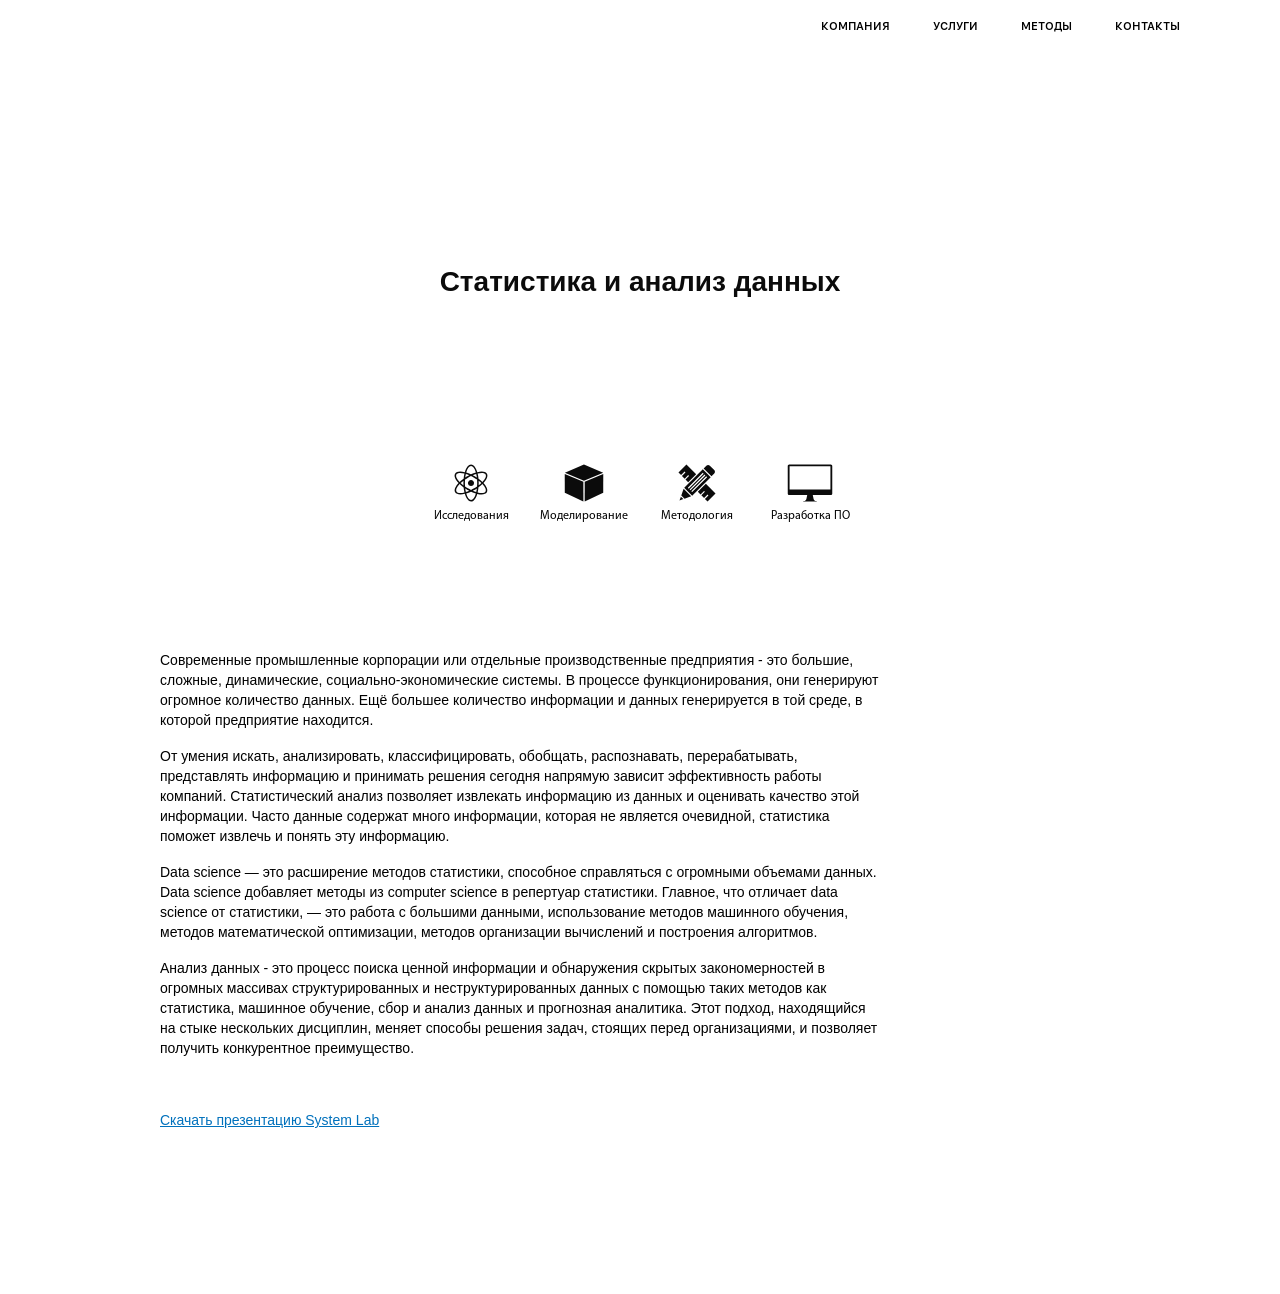
<file: statistics.html>
<!DOCTYPE html>
<html class="nojs html css_verticalspacer" lang="ru-RU">
 <head>

  <meta http-equiv="Content-type" content="text/html;charset=UTF-8"/>
  <meta name="description" content="Лаборатория системного анализа. Статистика и анализ данных."/>
  <meta name="keywords" content="Лаборатория системного анализа. Статистика и анализ данных."/>
  <meta name="generator" content="2017.0.3.363"/>
  <meta name="viewport" content="width=device-width, initial-scale=1.0"/>
  
  <script type="text/javascript">
   // Update the 'nojs'/'js' class on the html node
document.documentElement.className = document.documentElement.className.replace(/\bnojs\b/g, 'js');

// Check that all required assets are uploaded and up-to-date
if(typeof Muse == "undefined") window.Muse = {}; window.Muse.assets = {"required":["museutils.js", "museconfig.js", "jquery.musemenu.js", "jquery.watch.js", "webpro.js", "musewpdisclosure.js", "jquery.museresponsive.js", "require.js", "jquery.musepolyfill.bgsize.js", "statistics.css"], "outOfDate":[]};
</script>
  
  <link rel="shortcut icon" href="images/%d1%88%d0%b0%d0%b1%d0%bb%d0%be%d0%bd-%d0%b01-favicon.ico?crc=3971636418"/>
  <title>Статистика и анализ данных — Лаборатория системного анализа</title>
  <!-- CSS -->
  <link rel="stylesheet" type="text/css" href="css/site_global.css?crc=3895645853"/>
  <link rel="stylesheet" type="text/css" href="css/master_______-_1.css?crc=3996554660"/>
  <link rel="stylesheet" type="text/css" href="css/statistics.css?crc=4113077225" id="pagesheet"/>
  <!-- IE-only CSS -->
  <!--[if lt IE 9]>
  <link rel="stylesheet" type="text/css" href="css/nomq_preview_master_______-_1.css?crc=4078928282"/>
  <link rel="stylesheet" type="text/css" href="css/nomq_statistics.css?crc=11949942" id="nomq_pagesheet"/>
  <![endif]-->
  <!-- Other scripts -->
  <script type="text/javascript">
   var __adobewebfontsappname__ = "muse";
</script>
  <!-- JS includes -->
  <script src="https://webfonts.creativecloud.com/pt-sans-caption:n7:all;pt-sans:n4:all.js" type="text/javascript"></script>
  <!--[if lt IE 9]>
  <script src="scripts/html5shiv.js?crc=4241844378" type="text/javascript"></script>
  <![endif]-->
    <!--custom head HTML-->
  <script>
  (function(i,s,o,g,r,a,m){i['GoogleAnalyticsObject']=r;i[r]=i[r]||function(){
  (i[r].q=i[r].q||[]).push(arguments)},i[r].l=1*new Date();a=s.createElement(o),
  m=s.getElementsByTagName(o)[0];a.async=1;a.src=g;m.parentNode.insertBefore(a,m)
  })(window,document,'script','https://www.google-analytics.com/analytics.js','ga');

  ga('create', 'UA-102547958-2', 'auto');
  ga('send', 'pageview');

</script>

<!-- Yandex.Metrika counter -->
<script type="text/javascript" >
    (function (d, w, c) {
        (w[c] = w[c] || []).push(function() {
            try {
                w.yaCounter45293388 = new Ya.Metrika({
                    id:45293388,
                    clickmap:true,
                    trackLinks:true,
                    accurateTrackBounce:true,
                    webvisor:true,
                    trackHash:true
                });
            } catch(e) { }
        });

        var n = d.getElementsByTagName("script")[0],
            s = d.createElement("script"),
            f = function () { n.parentNode.insertBefore(s, n); };
        s.type = "text/javascript";
        s.async = true;
        s.src = "https://mc.yandex.ru/metrika/watch.js";

        if (w.opera == "[object Opera]") {
            d.addEventListener("DOMContentLoaded", f, false);
        } else { f(); }
    })(document, window, "yandex_metrika_callbacks");
</script>
<noscript><div><img src="https://mc.yandex.ru/watch/45293388" style="position:absolute; left:-9999px;" alt="" /></div></noscript>
<!-- /Yandex.Metrika counter -->
<script type='application/ld+json'> 
{
  "@context": "http://www.schema.org",
  "@type": "WebSite",
  "name": "Лаборатория системного анализа",
  "url": "https://system-laboratory.ru/"
}
 </script>

<script type='application/ld+json'> 
{
  "@context": "http://www.schema.org",
  "@type": "WebSite",
  "name": "Лаборатория системного анализа",
  "url": "https://system-laboratory.ru/"
}
 </script>

<script type="application/ld+json">
{
  "@context" : "http://schema.org",
  "@type" : "Organization",
  "name" : "Лаборатория системного анализа",
  "url" : "https://system-laboratory.ru",
  "sameAs" : [
    "https://vk.com/syslabru",
    "https://plus.google.com/115577333916113508924",
    "https://www.facebook.com/systemlabspb",
    "https://twitter.com/SystemlabRu",
    "http://youtube.com/channel/UCl9Ov3q21FTp_EdjvkcYeYw",
    "https://system-laboratory.blogspot.com",
    "https://system-laboratory.tumblr.com",
    "https://www.linkedin.com/company/system-lab",
    "https://www.ok.ru/group/58460052914213",
    "http://systems-analysis.ru/"
  ]
}
</script>

<script type='application/ld+json'> 
{
  "@context": "http://www.schema.org",
  "@type": "Organization",
  "name": "Лаборатория системного анализа",
  "url": "https://system-laboratory.ru",
  "address": {
    "@type": "PostalAddress",
    "streetAddress": "ул. Свеаборгская, д. 13. Помещение 2Н, Офис 1А",
    "addressLocality": "Санкт-Петербург",
    "addressRegion": "196105",
    "addressCountry": "Россия"
  },
  "contactPoint": {
    "@type": "ContactPoint",
    "telephone": "+7-952-268-6640",
    "contactType": "customer service",
    "email": "info@system-laboratory.ru"
  }
}
 </script>

<script type='application/ld+json'> 
{
  "@context": "http://schema.org",
  "@type": "Organization",
  "url": "https://system-laboratory.ru/",
  "logo": "https://system-laboratory.ru/assets/logo_b.jpg"
}
</script>
  <!--/*

*/
-->
 </head>
 <body class="always_vert_scroll">

  <div class="breakpoint active" id="bp_infinity" data-min-width="1441"><!-- responsive breakpoint node -->
   <div class="clearfix borderbox" id="page"><!-- column -->
    <div class="position_content" id="page_position_content">
     <div class="browser_width" id="u313659-4-bw">
      <!-- m_editable region-id="editable-static-tag-U313659-BP_infinity" template="statistics.html" data-type="html" data-ice-options="disableImageResize,link,txtStyleTarget" -->
      <div class="clearfix pinned-colelem" id="u313659-4" data-muse-uid="U313659" data-muse-type="txt_frame" data-IBE-flags="txtStyleSrc"><!-- content -->
       <p><span class="actAsDiv normal_text" id="u313660"><!-- content --><span class="MenuBar actAsDiv clearfix" id="menuu313661"><!-- horizontal box --><span class="MenuItemContainer actAsDiv clearfix grpelem" id="u313683"><!-- vertical box --><!-- m_editable region-id="editable-static-tag-U313684" template="statistics.html" data-type="html" data-ice-options="clickable" data-ice-editable="link" --><a class="nonblock nontext MenuItem MenuItemWithSubMenu actAsDiv clearfix colelem" id="u313684" href="company.html" data-href="page:U105" data-muse-uid="U313684"><!-- horizontal box --><!-- m_editable region-id="editable-static-tag-U313687-BP_infinity" template="statistics.html" data-type="html" data-ice-options="disableImageResize,link" --><span class="MenuItemLabel NoWrap actAsDiv clearfix grpelem" id="u313687-4" data-muse-uid="U313687" data-muse-type="txt_frame"><!-- content --><span class="actAsPara shared_content" data-content-guid="u313687-4_0_content">КОМПАНИЯ</span></span><!-- /m_editable --></a><!-- /m_editable --></span><span class="MenuItemContainer actAsDiv clearfix grpelem" id="u313669"><!-- vertical box --><!-- m_editable region-id="editable-static-tag-U313670" template="statistics.html" data-type="html" data-ice-options="clickable" data-ice-editable="link" --><a class="nonblock nontext MenuItem MenuItemWithSubMenu actAsDiv clearfix colelem" id="u313670" href="services.html" data-href="page:U117" data-muse-uid="U313670"><!-- horizontal box --><!-- m_editable region-id="editable-static-tag-U313672-BP_infinity" template="statistics.html" data-type="html" data-ice-options="disableImageResize,link" --><span class="MenuItemLabel NoWrap actAsDiv clearfix grpelem" id="u313672-4" data-muse-uid="U313672" data-muse-type="txt_frame"><!-- content --><span class="actAsPara shared_content" data-content-guid="u313672-4_0_content">УСЛУГИ</span></span><!-- /m_editable --></a><!-- /m_editable --></span><span class="MenuItemContainer actAsDiv clearfix grpelem" id="u313676"><!-- vertical box --><!-- m_editable region-id="editable-static-tag-U313679" template="statistics.html" data-type="html" data-ice-options="clickable" data-ice-editable="link" --><a class="nonblock nontext MenuItem MenuItemWithSubMenu actAsDiv clearfix colelem" id="u313679" href="methods.html" data-href="page:U129" data-muse-uid="U313679"><!-- horizontal box --><!-- m_editable region-id="editable-static-tag-U313680-BP_infinity" template="statistics.html" data-type="html" data-ice-options="disableImageResize,link" --><span class="MenuItemLabel NoWrap actAsDiv clearfix grpelem" id="u313680-4" data-muse-uid="U313680" data-muse-type="txt_frame"><!-- content --><span class="actAsPara shared_content" data-content-guid="u313680-4_0_content">МЕТОДЫ</span></span><!-- /m_editable --></a><!-- /m_editable --></span><span class="MenuItemContainer actAsDiv clearfix grpelem" id="u313662"><!-- vertical box --><!-- m_editable region-id="editable-static-tag-U313663" template="statistics.html" data-type="html" data-ice-options="clickable" data-ice-editable="link" --><a class="nonblock nontext MenuItem MenuItemWithSubMenu actAsDiv clearfix colelem" id="u313663" href="contact.html" data-href="page:U141" data-muse-uid="U313663"><!-- horizontal box --><!-- m_editable region-id="editable-static-tag-U313666-BP_infinity" template="statistics.html" data-type="html" data-ice-options="disableImageResize,link" --><span class="MenuItemLabel NoWrap actAsDiv clearfix grpelem" id="u313666-4" data-muse-uid="U313666" data-muse-type="txt_frame"><!-- content --><span class="actAsPara shared_content" data-content-guid="u313666-4_0_content">КОНТАКТЫ</span></span><!-- /m_editable --></a><!-- /m_editable --></span></span></span><span class="shared_content" data-content-guid="u313659-4_0_1_content"></span></p>
      </div>
      <!-- /m_editable -->
     </div>
     <div class="browser_width colelem shared_content" id="u322940-4-bw" data-content-guid="u322940-4-bw_content">
      <!-- m_editable region-id="editable-static-tag-U322940-BP_infinity" template="statistics.html" data-type="html" data-ice-options="disableImageResize,link,txtStyleTarget" -->
      <div class="clearfix" id="u322940-4" data-muse-uid="U322940" data-muse-type="txt_frame" data-IBE-flags="txtStyleSrc"><!-- content -->
       <h1 id="u322940-2">Статистика и анализ данных</h1>
      </div>
      <!-- /m_editable -->
     </div>
     <div class="clearfix colelem shared_content" id="pbuttonu322937" data-content-guid="pbuttonu322937_content"><!-- group -->
      <!-- m_editable region-id="editable-static-tag-U322937" template="statistics.html" data-type="html" data-ice-options="clickable" data-ice-editable="link" -->
      <a class="nonblock nontext Button clearfix grpelem shared_content" id="buttonu322937" href="operation_reserch.html" data-href="page:U21696" data-muse-uid="U322937" data-content-guid="buttonu322937_content"><!-- container box --><div class="museBGSize colelem" id="u322938"><!-- simple frame --></div><!-- m_editable region-id="editable-static-tag-U322939-BP_infinity" template="statistics.html" data-type="html" data-ice-options="disableImageResize,link" --><div class="clearfix colelem" id="u322939-4" data-muse-uid="U322939" data-muse-type="txt_frame"><!-- content --><h2>Исследования</h2></div><!-- /m_editable --></a>
      <!-- /m_editable -->
      <!-- m_editable region-id="editable-static-tag-U322934" template="statistics.html" data-type="html" data-ice-options="clickable" data-ice-editable="link" -->
      <a class="nonblock nontext Button clearfix grpelem shared_content" id="buttonu322934" href="model.html" data-href="page:U21888" data-muse-uid="U322934" data-content-guid="buttonu322934_content"><!-- container box --><div class="museBGSize colelem" id="u322936"><!-- simple frame --></div><!-- m_editable region-id="editable-static-tag-U322935-BP_infinity" template="statistics.html" data-type="html" data-ice-options="disableImageResize,link" --><div class="clearfix colelem" id="u322935-4" data-muse-uid="U322935" data-muse-type="txt_frame"><!-- content --><p>Моделирование</p></div><!-- /m_editable --></a>
      <!-- /m_editable -->
      <!-- m_editable region-id="editable-static-tag-U322931" template="statistics.html" data-type="html" data-ice-options="clickable" data-ice-editable="link" -->
      <a class="nonblock nontext Button clearfix grpelem shared_content" id="buttonu322931" href="methodology.html" data-href="page:U21840" data-muse-uid="U322931" data-content-guid="buttonu322931_content"><!-- container box --><div class="museBGSize colelem" id="u322932"><!-- simple frame --></div><!-- m_editable region-id="editable-static-tag-U322933-BP_infinity" template="statistics.html" data-type="html" data-ice-options="disableImageResize,link" --><div class="clearfix colelem" id="u322933-4" data-muse-uid="U322933" data-muse-type="txt_frame"><!-- content --><p>Методология</p></div><!-- /m_editable --></a>
      <!-- /m_editable -->
      <!-- m_editable region-id="editable-static-tag-U319873" template="statistics.html" data-type="html" data-ice-options="clickable" data-ice-editable="link" -->
      <a class="nonblock nontext Button clearfix grpelem shared_content" id="buttonu319873" href="it.html" data-href="page:U21792" data-muse-uid="U319873" data-content-guid="buttonu319873_content"><!-- container box --><div class="museBGSize colelem" id="u319874"><!-- simple frame --></div><!-- m_editable region-id="editable-static-tag-U319875-BP_infinity" template="statistics.html" data-type="html" data-ice-options="disableImageResize,link" --><div class="clearfix colelem" id="u319875-4" data-muse-uid="U319875" data-muse-type="txt_frame"><!-- content --><p>Разработка ПО</p></div><!-- /m_editable --></a>
      <!-- /m_editable -->
     </div>
     <!-- m_editable region-id="editable-static-tag-U357611-BP_infinity" template="statistics.html" data-type="html" data-ice-options="disableImageResize,link,txtStyleTarget" -->
     <div class="ts4 clearfix colelem shared_content" id="u357611-17" data-muse-uid="U357611" data-muse-type="txt_frame" data-IBE-flags="txtStyleSrc" data-content-guid="u357611-17_content"><!-- content -->
      <p id="u357611-2">Современные промышленные корпорации или отдельные производственные предприятия - это большие, сложные, динамические, социально-экономические системы. В процессе функционирования, они генерируют огромное количество данных. Ещё большее количество информации и данных генерируется в той среде, в которой предприятие находится.</p>
      <p id="u357611-4">От умения искать, анализировать, классифицировать, обобщать, распознавать, перерабатывать, представлять информацию и принимать решения сегодня напрямую зависит эффективность работы компаний. Статистический анализ позволяет извлекать информацию из данных и оценивать качество этой информации. Часто данные содержат много информации, которая не является очевидной, статистика поможет извлечь и понять эту информацию.</p>
      <p id="u357611-6">Data science — это расширение методов статистики, способное справляться с огромными объемами данных. Data science добавляет методы из computer science в репертуар статистики. Главное, что отличает data science от статистики, — это работа с большими данными, использование методов машинного обучения, методов математической оптимизации, методов организации вычислений и построения алгоритмов.</p>
      <p id="u357611-8">Анализ данных - это процесс поиска ценной информации и обнаружения скрытых закономерностей в огромных массивах структурированных и неструктурированных данных с помощью таких методов как статистика, машинное обучение, сбор и анализ данных и прогнозная аналитика. Этот подход, находящийся на стыке нескольких дисциплин, меняет способы решения задач, стоящих перед организациями, и позволяет получить конкурентное преимущество.</p>
      <p id="u357611-9">&nbsp;</p>
      <p id="u357611-12"><a class="nonblock" href="assets/systemlab.pdf" data-href="upload:U357118" target="_blank" title="Лаборатория системного анализа"><span id="u357611-10">Скачать презентацию System Lab</span></a></p>
      <p id="u357611-13">&nbsp;</p>
      <p id="u357611-14">&nbsp;</p>
      <p id="u357611-15">&nbsp;</p>
     </div>
     <!-- /m_editable -->
     <div class="verticalspacer" data-offset-top="1383" data-content-above-spacer="1382" data-content-below-spacer="0"></div>
     <div class="browser_width colelem" id="u311629-4-bw">
      <div class="clearfix" id="u311629-4" data-IBE-flags="txtStyleSrc"><!-- content -->
       <p><span class="actAsDiv normal_text" id="u311667"><!-- content --><span class="actAsDiv clearfix" id="u311668-4" data-IBE-flags="txtStyleSrc"><!-- content --><span class="actAsPara" id="u311668-2">© Лаборатория системного анализа 2018</span></span></span><span class="actAsDiv normal_text" id="u311630"><!-- content --><span class="MenuBar actAsDiv clearfix" id="menuu311631"><!-- horizontal box --><span class="MenuItemContainer actAsDiv clearfix grpelem" id="u311660"><!-- vertical box --><a class="nonblock nontext MenuItem MenuItemWithSubMenu actAsDiv clearfix colelem" id="u311663" href="index.html" data-href="page:U93"><!-- horizontal box --><span class="MenuItemLabel NoWrap actAsDiv clearfix grpelem" id="u311665-4" data-IBE-flags="txtStyleSrc"><!-- content --><span class="actAsPara">Главная</span></span></a></span><span class="MenuItemContainer actAsDiv clearfix grpelem" id="u311639"><!-- vertical box --><a class="nonblock nontext MenuItem MenuItemWithSubMenu actAsDiv clearfix colelem" id="u311640" href="company.html" data-href="page:U105"><!-- horizontal box --><span class="MenuItemLabel NoWrap actAsDiv clearfix grpelem" id="u311642-4" data-IBE-flags="txtStyleSrc"><!-- content --><span class="actAsPara">Компания</span></span></a></span><span class="MenuItemContainer actAsDiv clearfix grpelem" id="u311653"><!-- vertical box --><a class="nonblock nontext MenuItem MenuItemWithSubMenu actAsDiv clearfix colelem" id="u311656" href="services.html" data-href="page:U117"><!-- horizontal box --><span class="MenuItemLabel NoWrap actAsDiv clearfix grpelem" id="u311658-4" data-IBE-flags="txtStyleSrc"><!-- content --><span class="actAsPara">Услуги</span></span></a></span><span class="MenuItemContainer actAsDiv clearfix grpelem" id="u311646"><!-- vertical box --><a class="nonblock nontext MenuItem MenuItemWithSubMenu actAsDiv clearfix colelem" id="u311649" href="methods.html" data-href="page:U129"><!-- horizontal box --><span class="MenuItemLabel NoWrap actAsDiv clearfix grpelem" id="u311652-4" data-IBE-flags="txtStyleSrc"><!-- content --><span class="actAsPara">Методы</span></span></a></span><span class="MenuItemContainer actAsDiv clearfix grpelem" id="u311632"><!-- vertical box --><a class="nonblock nontext MenuItem MenuItemWithSubMenu actAsDiv clearfix colelem" id="u311633" href="contact.html" data-href="page:U141"><!-- horizontal box --><span class="MenuItemLabel NoWrap actAsDiv clearfix grpelem" id="u311634-4" data-IBE-flags="txtStyleSrc"><!-- content --><span class="actAsPara">Контакты</span></span></a></span></span></span><span></span></p>
      </div>
     </div>
    </div>
   </div>
  </div>
  <div class="breakpoint" id="bp_1440" data-min-width="961" data-max-width="1440"><!-- responsive breakpoint node -->
   <div class="clearfix borderbox temp_no_id" data-orig-id="page"><!-- column -->
    <div class="position_content temp_no_id" data-orig-id="page_position_content">
     <div class="browser_width colelem temp_no_id" data-orig-id="u313659-4-bw">
      <!-- m_editable region-id="editable-static-tag-U313659-BP_1440" template="statistics.html" data-type="html" data-ice-options="disableImageResize,link,txtStyleTarget" -->
      <div class="clearfix temp_no_id" data-muse-uid="U313659" data-muse-type="txt_frame" data-IBE-flags="txtStyleSrc" data-orig-id="u313659-4"><!-- content -->
       <p><span class="actAsDiv normal_text temp_no_id" data-orig-id="u313660"><!-- content --><span class="MenuBar actAsDiv clearfix temp_no_id" data-orig-id="menuu313661"><!-- horizontal box --><span class="MenuItemContainer actAsDiv clearfix grpelem temp_no_id" data-orig-id="u313683"><!-- vertical box --><!-- m_editable region-id="editable-static-tag-U313684" template="statistics.html" data-type="html" data-ice-options="clickable" data-ice-editable="link" --><a class="nonblock nontext MenuItem MenuItemWithSubMenu actAsDiv clearfix colelem temp_no_id" href="company.html" data-href="page:U105" data-muse-uid="U313684" data-orig-id="u313684"><!-- horizontal box --><!-- m_editable region-id="editable-static-tag-U313687-BP_1440" template="statistics.html" data-type="html" data-ice-options="disableImageResize,link" --><span class="MenuItemLabel NoWrap actAsDiv clearfix grpelem temp_no_id" data-muse-uid="U313687" data-muse-type="txt_frame" data-orig-id="u313687-4"><!-- content --><span class="actAsPara placeholder" data-placeholder-for="u313687-4_0_content"><!-- placeholder node --></span></span><!-- /m_editable --></a><!-- /m_editable --></span><span class="MenuItemContainer actAsDiv clearfix grpelem temp_no_id" data-orig-id="u313669"><!-- vertical box --><!-- m_editable region-id="editable-static-tag-U313670" template="statistics.html" data-type="html" data-ice-options="clickable" data-ice-editable="link" --><a class="nonblock nontext MenuItem MenuItemWithSubMenu actAsDiv clearfix colelem temp_no_id" href="services.html" data-href="page:U117" data-muse-uid="U313670" data-orig-id="u313670"><!-- horizontal box --><!-- m_editable region-id="editable-static-tag-U313672-BP_1440" template="statistics.html" data-type="html" data-ice-options="disableImageResize,link" --><span class="MenuItemLabel NoWrap actAsDiv clearfix grpelem temp_no_id" data-muse-uid="U313672" data-muse-type="txt_frame" data-orig-id="u313672-4"><!-- content --><span class="actAsPara placeholder" data-placeholder-for="u313672-4_0_content"><!-- placeholder node --></span></span><!-- /m_editable --></a><!-- /m_editable --></span><span class="MenuItemContainer actAsDiv clearfix grpelem temp_no_id" data-orig-id="u313676"><!-- vertical box --><!-- m_editable region-id="editable-static-tag-U313679" template="statistics.html" data-type="html" data-ice-options="clickable" data-ice-editable="link" --><a class="nonblock nontext MenuItem MenuItemWithSubMenu actAsDiv clearfix colelem temp_no_id" href="methods.html" data-href="page:U129" data-muse-uid="U313679" data-orig-id="u313679"><!-- horizontal box --><!-- m_editable region-id="editable-static-tag-U313680-BP_1440" template="statistics.html" data-type="html" data-ice-options="disableImageResize,link" --><span class="MenuItemLabel NoWrap actAsDiv clearfix grpelem temp_no_id" data-muse-uid="U313680" data-muse-type="txt_frame" data-orig-id="u313680-4"><!-- content --><span class="actAsPara placeholder" data-placeholder-for="u313680-4_0_content"><!-- placeholder node --></span></span><!-- /m_editable --></a><!-- /m_editable --></span><span class="MenuItemContainer actAsDiv clearfix grpelem temp_no_id" data-orig-id="u313662"><!-- vertical box --><!-- m_editable region-id="editable-static-tag-U313663" template="statistics.html" data-type="html" data-ice-options="clickable" data-ice-editable="link" --><a class="nonblock nontext MenuItem MenuItemWithSubMenu actAsDiv clearfix colelem temp_no_id" href="contact.html" data-href="page:U141" data-muse-uid="U313663" data-orig-id="u313663"><!-- horizontal box --><!-- m_editable region-id="editable-static-tag-U313666-BP_1440" template="statistics.html" data-type="html" data-ice-options="disableImageResize,link" --><span class="MenuItemLabel NoWrap actAsDiv clearfix grpelem temp_no_id" data-muse-uid="U313666" data-muse-type="txt_frame" data-orig-id="u313666-4"><!-- content --><span class="actAsPara placeholder" data-placeholder-for="u313666-4_0_content"><!-- placeholder node --></span></span><!-- /m_editable --></a><!-- /m_editable --></span></span></span><span class="placeholder" data-placeholder-for="u313659-4_0_1_content"><!-- placeholder node --></span></p>
      </div>
      <!-- /m_editable -->
     </div>
     <span class="browser_width colelem placeholder" data-placeholder-for="u322940-4-bw_content"><!-- placeholder node --></span>
     <span class="clearfix colelem placeholder" data-placeholder-for="pbuttonu322937_content"><!-- placeholder node --></span>
     <!-- m_editable region-id="editable-static-tag-U357611-BP_1440" template="statistics.html" data-type="html" data-ice-options="disableImageResize,link,txtStyleTarget" -->
     <span class="ts4 clearfix colelem placeholder" data-placeholder-for="u357611-17_content"><!-- placeholder node --></span>
     <!-- /m_editable -->
     <div class="verticalspacer" data-offset-top="1254" data-content-above-spacer="1254" data-content-below-spacer="0"></div>
     <div class="browser_width colelem" id="u311558-4-bw">
      <div class="clearfix" id="u311558-4" data-IBE-flags="txtStyleSrc"><!-- content -->
       <p><span class="actAsDiv normal_text" id="u311559"><!-- content --><span class="actAsDiv clearfix" id="u311560-4" data-IBE-flags="txtStyleSrc"><!-- content --><span class="actAsPara" id="u311560-2">© Лаборатория системного анализа 2018</span></span></span><span class="actAsDiv normal_text" id="u311561"><!-- content --><span class="MenuBar actAsDiv clearfix" id="menuu311562"><!-- horizontal box --><span class="MenuItemContainer actAsDiv clearfix grpelem" id="u311570"><!-- vertical box --><a class="nonblock nontext MenuItem MenuItemWithSubMenu actAsDiv clearfix colelem" id="u311571" href="index.html" data-href="page:U93"><!-- horizontal box --><span class="MenuItemLabel NoWrap actAsDiv clearfix grpelem" id="u311574-4" data-IBE-flags="txtStyleSrc"><!-- content --><span class="actAsPara">Главная</span></span></a></span><span class="MenuItemContainer actAsDiv clearfix grpelem" id="u311591"><!-- vertical box --><a class="nonblock nontext MenuItem MenuItemWithSubMenu actAsDiv clearfix colelem" id="u311592" href="company.html" data-href="page:U105"><!-- horizontal box --><span class="MenuItemLabel NoWrap actAsDiv clearfix grpelem" id="u311593-4" data-IBE-flags="txtStyleSrc"><!-- content --><span class="actAsPara">Компания</span></span></a></span><span class="MenuItemContainer actAsDiv clearfix grpelem" id="u311584"><!-- vertical box --><a class="nonblock nontext MenuItem MenuItemWithSubMenu actAsDiv clearfix colelem" id="u311585" href="services.html" data-href="page:U117"><!-- horizontal box --><span class="MenuItemLabel NoWrap actAsDiv clearfix grpelem" id="u311586-4" data-IBE-flags="txtStyleSrc"><!-- content --><span class="actAsPara">Услуги</span></span></a></span><span class="MenuItemContainer actAsDiv clearfix grpelem" id="u311577"><!-- vertical box --><a class="nonblock nontext MenuItem MenuItemWithSubMenu actAsDiv clearfix colelem" id="u311580" href="methods.html" data-href="page:U129"><!-- horizontal box --><span class="MenuItemLabel NoWrap actAsDiv clearfix grpelem" id="u311581-4" data-IBE-flags="txtStyleSrc"><!-- content --><span class="actAsPara">Методы</span></span></a></span><span class="MenuItemContainer actAsDiv clearfix grpelem" id="u311563"><!-- vertical box --><a class="nonblock nontext MenuItem MenuItemWithSubMenu actAsDiv clearfix colelem" id="u311564" href="contact.html" data-href="page:U141"><!-- horizontal box --><span class="MenuItemLabel NoWrap actAsDiv clearfix grpelem" id="u311567-4" data-IBE-flags="txtStyleSrc"><!-- content --><span class="actAsPara">Контакты</span></span></a></span></span></span><span></span></p>
      </div>
     </div>
    </div>
   </div>
  </div>
  <div class="breakpoint" id="bp_960" data-min-width="641" data-max-width="960"><!-- responsive breakpoint node -->
   <div class="clearfix borderbox temp_no_id" data-orig-id="page"><!-- column -->
    <div class="position_content temp_no_id" data-orig-id="page_position_content">
     <div class="browser_width temp_no_id" data-orig-id="u313659-4-bw">
      <!-- m_editable region-id="editable-static-tag-U313659-BP_960" template="statistics.html" data-type="html" data-ice-options="disableImageResize,link,txtStyleTarget" -->
      <div class="clearfix pinned-colelem temp_no_id" data-muse-uid="U313659" data-muse-type="txt_frame" data-IBE-flags="txtStyleSrc" data-orig-id="u313659-4"><!-- content -->
       <p><span class="actAsDiv normal_text temp_no_id" data-orig-id="u313660"><!-- content --><span class="MenuBar actAsDiv clearfix temp_no_id" data-orig-id="menuu313661"><!-- horizontal box --><span class="MenuItemContainer actAsDiv clearfix grpelem temp_no_id" data-orig-id="u313683"><!-- vertical box --><!-- m_editable region-id="editable-static-tag-U313684" template="statistics.html" data-type="html" data-ice-options="clickable" data-ice-editable="link" --><a class="nonblock nontext MenuItem MenuItemWithSubMenu actAsDiv clearfix colelem temp_no_id" href="company.html" data-href="page:U105" data-muse-uid="U313684" data-orig-id="u313684"><!-- horizontal box --><!-- m_editable region-id="editable-static-tag-U313687-BP_960" template="statistics.html" data-type="html" data-ice-options="disableImageResize,link" --><span class="MenuItemLabel NoWrap actAsDiv clearfix grpelem temp_no_id" data-muse-uid="U313687" data-muse-type="txt_frame" data-orig-id="u313687-4"><!-- content --><span class="actAsPara placeholder" data-placeholder-for="u313687-4_0_content"><!-- placeholder node --></span></span><!-- /m_editable --></a><!-- /m_editable --></span><span class="MenuItemContainer actAsDiv clearfix grpelem temp_no_id" data-orig-id="u313669"><!-- vertical box --><!-- m_editable region-id="editable-static-tag-U313670" template="statistics.html" data-type="html" data-ice-options="clickable" data-ice-editable="link" --><a class="nonblock nontext MenuItem MenuItemWithSubMenu actAsDiv clearfix colelem temp_no_id" href="services.html" data-href="page:U117" data-muse-uid="U313670" data-orig-id="u313670"><!-- horizontal box --><!-- m_editable region-id="editable-static-tag-U313672-BP_960" template="statistics.html" data-type="html" data-ice-options="disableImageResize,link" --><span class="MenuItemLabel NoWrap actAsDiv clearfix grpelem temp_no_id" data-muse-uid="U313672" data-muse-type="txt_frame" data-orig-id="u313672-4"><!-- content --><span class="actAsPara placeholder" data-placeholder-for="u313672-4_0_content"><!-- placeholder node --></span></span><!-- /m_editable --></a><!-- /m_editable --></span><span class="MenuItemContainer actAsDiv clearfix grpelem temp_no_id" data-orig-id="u313676"><!-- vertical box --><!-- m_editable region-id="editable-static-tag-U313679" template="statistics.html" data-type="html" data-ice-options="clickable" data-ice-editable="link" --><a class="nonblock nontext MenuItem MenuItemWithSubMenu actAsDiv clearfix colelem temp_no_id" href="methods.html" data-href="page:U129" data-muse-uid="U313679" data-orig-id="u313679"><!-- horizontal box --><!-- m_editable region-id="editable-static-tag-U313680-BP_960" template="statistics.html" data-type="html" data-ice-options="disableImageResize,link" --><span class="MenuItemLabel NoWrap actAsDiv clearfix grpelem temp_no_id" data-muse-uid="U313680" data-muse-type="txt_frame" data-orig-id="u313680-4"><!-- content --><span class="actAsPara placeholder" data-placeholder-for="u313680-4_0_content"><!-- placeholder node --></span></span><!-- /m_editable --></a><!-- /m_editable --></span><span class="MenuItemContainer actAsDiv clearfix grpelem temp_no_id" data-orig-id="u313662"><!-- vertical box --><!-- m_editable region-id="editable-static-tag-U313663" template="statistics.html" data-type="html" data-ice-options="clickable" data-ice-editable="link" --><a class="nonblock nontext MenuItem MenuItemWithSubMenu actAsDiv clearfix colelem temp_no_id" href="contact.html" data-href="page:U141" data-muse-uid="U313663" data-orig-id="u313663"><!-- horizontal box --><!-- m_editable region-id="editable-static-tag-U313666-BP_960" template="statistics.html" data-type="html" data-ice-options="disableImageResize,link" --><span class="MenuItemLabel NoWrap actAsDiv clearfix grpelem temp_no_id" data-muse-uid="U313666" data-muse-type="txt_frame" data-orig-id="u313666-4"><!-- content --><span class="actAsPara placeholder" data-placeholder-for="u313666-4_0_content"><!-- placeholder node --></span></span><!-- /m_editable --></a><!-- /m_editable --></span></span></span><span class="placeholder" data-placeholder-for="u313659-4_0_1_content"><!-- placeholder node --></span></p>
      </div>
      <!-- /m_editable -->
     </div>
     <span class="browser_width colelem placeholder" data-placeholder-for="u322940-4-bw_content"><!-- placeholder node --></span>
     <span class="clearfix colelem placeholder" data-placeholder-for="pbuttonu322937_content"><!-- placeholder node --></span>
     <!-- m_editable region-id="editable-static-tag-U357611-BP_960" template="statistics.html" data-type="html" data-ice-options="disableImageResize,link,txtStyleTarget" -->
     <span class="ts4 clearfix colelem placeholder" data-placeholder-for="u357611-17_content"><!-- placeholder node --></span>
     <!-- /m_editable -->
     <div class="verticalspacer" data-offset-top="1325" data-content-above-spacer="1325" data-content-below-spacer="0"></div>
     <div class="browser_width colelem" id="u311517-4-bw">
      <div class="clearfix" id="u311517-4" data-IBE-flags="txtStyleSrc"><!-- content -->
       <p><span class="actAsDiv normal_text" id="u311518"><!-- content --><span class="actAsDiv clearfix" id="u311519-4" data-IBE-flags="txtStyleSrc"><!-- content --><span class="actAsPara" id="u311519-2">© Лаборатория системного анализа 2018</span></span></span><span class="actAsDiv normal_text" id="u311520"><!-- content --><span class="MenuBar actAsDiv clearfix" id="menuu311521"><!-- horizontal box --><span class="MenuItemContainer actAsDiv clearfix grpelem" id="u311529"><!-- vertical box --><a class="nonblock nontext MenuItem MenuItemWithSubMenu actAsDiv clearfix colelem" id="u311530" href="index.html" data-href="page:U93"><!-- horizontal box --><span class="MenuItemLabel NoWrap actAsDiv clearfix grpelem" id="u311531-4" data-IBE-flags="txtStyleSrc"><!-- content --><span class="actAsPara">Главная</span></span></a></span><span class="MenuItemContainer actAsDiv clearfix grpelem" id="u311550"><!-- vertical box --><a class="nonblock nontext MenuItem MenuItemWithSubMenu actAsDiv clearfix colelem" id="u311551" href="company.html" data-href="page:U105"><!-- horizontal box --><span class="MenuItemLabel NoWrap actAsDiv clearfix grpelem" id="u311552-4" data-IBE-flags="txtStyleSrc"><!-- content --><span class="actAsPara">Компания</span></span></a></span><span class="MenuItemContainer actAsDiv clearfix grpelem" id="u311536"><!-- vertical box --><a class="nonblock nontext MenuItem MenuItemWithSubMenu actAsDiv clearfix colelem" id="u311539" href="services.html" data-href="page:U117"><!-- horizontal box --><span class="MenuItemLabel NoWrap actAsDiv clearfix grpelem" id="u311542-4" data-IBE-flags="txtStyleSrc"><!-- content --><span class="actAsPara">Услуги</span></span></a></span><span class="MenuItemContainer actAsDiv clearfix grpelem" id="u311543"><!-- vertical box --><a class="nonblock nontext MenuItem MenuItemWithSubMenu actAsDiv clearfix colelem" id="u311546" href="methods.html" data-href="page:U129"><!-- horizontal box --><span class="MenuItemLabel NoWrap actAsDiv clearfix grpelem" id="u311549-4" data-IBE-flags="txtStyleSrc"><!-- content --><span class="actAsPara">Методы</span></span></a></span><span class="MenuItemContainer actAsDiv clearfix grpelem" id="u311522"><!-- vertical box --><a class="nonblock nontext MenuItem MenuItemWithSubMenu actAsDiv clearfix colelem" id="u311523" href="contact.html" data-href="page:U141"><!-- horizontal box --><span class="MenuItemLabel NoWrap actAsDiv clearfix grpelem" id="u311526-4" data-IBE-flags="txtStyleSrc"><!-- content --><span class="actAsPara">Контакты</span></span></a></span></span></span><span></span></p>
      </div>
     </div>
    </div>
   </div>
  </div>
  <div class="breakpoint" id="bp_640" data-min-width="481" data-max-width="640"><!-- responsive breakpoint node -->
   <div class="clearfix borderbox temp_no_id" data-orig-id="page"><!-- column -->
    <div class="position_content temp_no_id" data-orig-id="page_position_content">
     <div class="clearfix colelem" id="paccordionu312938"><!-- group -->
      <div class="browser_width grpelem" id="accordionu312938-bw">
       <ul class="AccordionWidget clearfix" id="accordionu312938"><!-- vertical box -->
        <li class="AccordionPanel clearfix colelem100" id="u312939"><!-- vertical box --><div class="AccordionPanelTab clearfix colelem100" id="u312940-3" data-IBE-flags="txtStyleSrc"><!-- content --><p class="shared_content" data-content-guid="u312940-3_0_content">&nbsp;</p></div><div class="AccordionPanelContent disn clearfix colelem100" id="u312941"><!-- group --><nav class="MenuBar clearfix grpelem" id="menuu312942"><!-- vertical box --><div class="MenuItemContainer clearfix colelem" id="u312957"><!-- horizontal box --><a class="nonblock nontext MenuItem MenuItemWithSubMenu clearfix grpelem" id="u312960" href="index.html" data-href="page:U93"><!-- horizontal box --><div class="MenuItemLabel clearfix grpelem" id="u312961-4" data-IBE-flags="txtStyleSrc"><!-- content --><p class="shared_content" data-content-guid="u312961-4_0_content">Главная</p></div></a></div><div class="MenuItemContainer clearfix colelem" id="u312950"><!-- horizontal box --><a class="nonblock nontext MenuItem MenuItemWithSubMenu clearfix grpelem" id="u312951" href="company.html" data-href="page:U105"><!-- horizontal box --><div class="MenuItemLabel clearfix grpelem" id="u312952-4" data-IBE-flags="txtStyleSrc"><!-- content --><p class="shared_content" data-content-guid="u312952-4_0_content">Компания</p></div></a></div><div class="MenuItemContainer clearfix colelem" id="u312943"><!-- horizontal box --><a class="nonblock nontext MenuItem MenuItemWithSubMenu clearfix grpelem" id="u312944" href="services.html" data-href="page:U117"><!-- horizontal box --><div class="MenuItemLabel clearfix grpelem" id="u312946-4" data-IBE-flags="txtStyleSrc"><!-- content --><p class="shared_content" data-content-guid="u312946-4_0_content">Услуги</p></div></a></div><div class="MenuItemContainer clearfix colelem" id="u312964"><!-- horizontal box --><a class="nonblock nontext MenuItem MenuItemWithSubMenu clearfix grpelem" id="u312967" href="methods.html" data-href="page:U129"><!-- horizontal box --><div class="MenuItemLabel clearfix grpelem" id="u312969-4" data-IBE-flags="txtStyleSrc"><!-- content --><p class="shared_content" data-content-guid="u312969-4_0_content">Методы</p></div></a></div><div class="MenuItemContainer clearfix colelem" id="u312971"><!-- horizontal box --><a class="nonblock nontext MenuItem MenuItemWithSubMenu clearfix grpelem" id="u312974" href="contact.html" data-href="page:U141"><!-- horizontal box --><div class="MenuItemLabel clearfix grpelem" id="u312975-4" data-IBE-flags="txtStyleSrc"><!-- content --><p class="shared_content" data-content-guid="u312975-4_0_content">Контакты</p></div></a></div></nav></div></li>
       </ul>
      </div>
      <div class="grpelem shared_content" id="u312937" data-content-guid="u312937_content"><!-- simple frame --></div>
     </div>
     <span class="browser_width colelem placeholder" data-placeholder-for="u322940-4-bw_content"><!-- placeholder node --></span>
     <span class="clearfix colelem placeholder" data-placeholder-for="pbuttonu322937_content"><!-- placeholder node --></span>
     <div class="browser_width colelem" id="u357611-17-bw">
      <!-- m_editable region-id="editable-static-tag-U357611-BP_640" template="statistics.html" data-type="html" data-ice-options="disableImageResize,link,txtStyleTarget" -->
      <span class="ts4 clearfix placeholder" data-placeholder-for="u357611-17_content"><!-- placeholder node --></span>
      <!-- /m_editable -->
     </div>
     <div class="verticalspacer" data-offset-top="1385" data-content-above-spacer="1385" data-content-below-spacer="0"></div>
     <div class="browser_width colelem shared_content" id="u311557-4-bw" data-content-guid="u311557-4-bw_content">
      <div class="clearfix" id="u311557-4" data-IBE-flags="txtStyleSrc"><!-- content -->
       <p id="u311557-2">© Лаборатория системного анализа 2018</p>
      </div>
     </div>
    </div>
   </div>
  </div>
  <div class="breakpoint" id="bp_480" data-min-width="321" data-max-width="480"><!-- responsive breakpoint node -->
   <div class="clearfix borderbox temp_no_id" data-orig-id="page"><!-- column -->
    <div class="position_content temp_no_id" data-orig-id="page_position_content">
     <div class="clearfix colelem temp_no_id" data-orig-id="paccordionu312938"><!-- group -->
      <div class="browser_width grpelem temp_no_id" data-orig-id="accordionu312938-bw">
       <ul class="AccordionWidget clearfix temp_no_id" data-orig-id="accordionu312938"><!-- vertical box -->
        <li class="AccordionPanel clearfix colelem100 temp_no_id" data-orig-id="u312939"><!-- vertical box --><div class="AccordionPanelTab clearfix colelem100 temp_no_id" data-IBE-flags="txtStyleSrc" data-orig-id="u312940-3"><!-- content --><span class="placeholder" data-placeholder-for="u312940-3_0_content"><!-- placeholder node --></span></div><div class="AccordionPanelContent disn clearfix colelem100 temp_no_id" data-orig-id="u312941"><!-- group --><nav class="MenuBar clearfix grpelem temp_no_id" data-orig-id="menuu312942"><!-- vertical box --><div class="MenuItemContainer clearfix colelem temp_no_id" data-orig-id="u312957"><!-- horizontal box --><a class="nonblock nontext MenuItem MenuItemWithSubMenu clearfix grpelem temp_no_id" href="index.html" data-href="page:U93" data-orig-id="u312960"><!-- horizontal box --><div class="MenuItemLabel clearfix grpelem temp_no_id" data-IBE-flags="txtStyleSrc" data-orig-id="u312961-4"><!-- content --><span class="placeholder" data-placeholder-for="u312961-4_0_content"><!-- placeholder node --></span></div></a></div><div class="MenuItemContainer clearfix colelem temp_no_id" data-orig-id="u312950"><!-- horizontal box --><a class="nonblock nontext MenuItem MenuItemWithSubMenu clearfix grpelem temp_no_id" href="company.html" data-href="page:U105" data-orig-id="u312951"><!-- horizontal box --><div class="MenuItemLabel clearfix grpelem temp_no_id" data-IBE-flags="txtStyleSrc" data-orig-id="u312952-4"><!-- content --><span class="placeholder" data-placeholder-for="u312952-4_0_content"><!-- placeholder node --></span></div></a></div><div class="MenuItemContainer clearfix colelem temp_no_id" data-orig-id="u312943"><!-- horizontal box --><a class="nonblock nontext MenuItem MenuItemWithSubMenu clearfix grpelem temp_no_id" href="services.html" data-href="page:U117" data-orig-id="u312944"><!-- horizontal box --><div class="MenuItemLabel clearfix grpelem temp_no_id" data-IBE-flags="txtStyleSrc" data-orig-id="u312946-4"><!-- content --><span class="placeholder" data-placeholder-for="u312946-4_0_content"><!-- placeholder node --></span></div></a></div><div class="MenuItemContainer clearfix colelem temp_no_id" data-orig-id="u312964"><!-- horizontal box --><a class="nonblock nontext MenuItem MenuItemWithSubMenu clearfix grpelem temp_no_id" href="methods.html" data-href="page:U129" data-orig-id="u312967"><!-- horizontal box --><div class="MenuItemLabel clearfix grpelem temp_no_id" data-IBE-flags="txtStyleSrc" data-orig-id="u312969-4"><!-- content --><span class="placeholder" data-placeholder-for="u312969-4_0_content"><!-- placeholder node --></span></div></a></div><div class="MenuItemContainer clearfix colelem temp_no_id" data-orig-id="u312971"><!-- horizontal box --><a class="nonblock nontext MenuItem MenuItemWithSubMenu clearfix grpelem temp_no_id" href="contact.html" data-href="page:U141" data-orig-id="u312974"><!-- horizontal box --><div class="MenuItemLabel clearfix grpelem temp_no_id" data-IBE-flags="txtStyleSrc" data-orig-id="u312975-4"><!-- content --><span class="placeholder" data-placeholder-for="u312975-4_0_content"><!-- placeholder node --></span></div></a></div></nav></div></li>
       </ul>
      </div>
      <span class="grpelem placeholder" data-placeholder-for="u312937_content"><!-- placeholder node --></span>
     </div>
     <span class="browser_width colelem placeholder" data-placeholder-for="u322940-4-bw_content"><!-- placeholder node --></span>
     <div class="clearfix colelem temp_no_id" data-orig-id="pbuttonu322937"><!-- group -->
      <!-- m_editable region-id="editable-static-tag-U322937" template="statistics.html" data-type="html" data-ice-options="clickable" data-ice-editable="link" -->
      <span class="nonblock nontext Button clearfix grpelem placeholder" data-placeholder-for="buttonu322937_content"><!-- placeholder node --></span>
      <!-- /m_editable -->
      <!-- m_editable region-id="editable-static-tag-U322934" template="statistics.html" data-type="html" data-ice-options="clickable" data-ice-editable="link" -->
      <span class="nonblock nontext Button clearfix grpelem placeholder" data-placeholder-for="buttonu322934_content"><!-- placeholder node --></span>
      <!-- /m_editable -->
     </div>
     <div class="clearfix colelem" id="pbuttonu322931"><!-- group -->
      <!-- m_editable region-id="editable-static-tag-U322931" template="statistics.html" data-type="html" data-ice-options="clickable" data-ice-editable="link" -->
      <span class="nonblock nontext Button clearfix grpelem placeholder" data-placeholder-for="buttonu322931_content"><!-- placeholder node --></span>
      <!-- /m_editable -->
      <!-- m_editable region-id="editable-static-tag-U319873" template="statistics.html" data-type="html" data-ice-options="clickable" data-ice-editable="link" -->
      <span class="nonblock nontext Button clearfix grpelem placeholder" data-placeholder-for="buttonu319873_content"><!-- placeholder node --></span>
      <!-- /m_editable -->
     </div>
     <!-- m_editable region-id="editable-static-tag-U357611-BP_480" template="statistics.html" data-type="html" data-ice-options="disableImageResize,link,txtStyleTarget" -->
     <span class="ts4 clearfix colelem placeholder" data-placeholder-for="u357611-17_content"><!-- placeholder node --></span>
     <!-- /m_editable -->
     <div class="verticalspacer" data-offset-top="1398" data-content-above-spacer="1397" data-content-below-spacer="0"></div>
     <span class="browser_width colelem placeholder" data-placeholder-for="u311557-4-bw_content"><!-- placeholder node --></span>
    </div>
   </div>
  </div>
  <div class="breakpoint" id="bp_320" data-max-width="320"><!-- responsive breakpoint node -->
   <div class="clearfix borderbox temp_no_id" data-orig-id="page"><!-- column -->
    <div class="position_content temp_no_id" data-orig-id="page_position_content">
     <div class="clearfix colelem temp_no_id" data-orig-id="paccordionu312938"><!-- group -->
      <div class="browser_width grpelem temp_no_id" data-orig-id="accordionu312938-bw">
       <ul class="AccordionWidget clearfix temp_no_id" data-orig-id="accordionu312938"><!-- vertical box -->
        <li class="AccordionPanel clearfix colelem100 temp_no_id" data-orig-id="u312939"><!-- vertical box --><div class="AccordionPanelTab clearfix colelem100 temp_no_id" data-IBE-flags="txtStyleSrc" data-orig-id="u312940-3"><!-- content --><span class="placeholder" data-placeholder-for="u312940-3_0_content"><!-- placeholder node --></span></div><div class="AccordionPanelContent disn clearfix colelem100 temp_no_id" data-orig-id="u312941"><!-- group --><nav class="MenuBar clearfix grpelem temp_no_id" data-orig-id="menuu312942"><!-- vertical box --><div class="MenuItemContainer clearfix colelem temp_no_id" data-orig-id="u312957"><!-- horizontal box --><a class="nonblock nontext MenuItem MenuItemWithSubMenu clearfix grpelem temp_no_id" href="index.html" data-href="page:U93" data-orig-id="u312960"><!-- horizontal box --><div class="MenuItemLabel clearfix grpelem temp_no_id" data-IBE-flags="txtStyleSrc" data-orig-id="u312961-4"><!-- content --><span class="placeholder" data-placeholder-for="u312961-4_0_content"><!-- placeholder node --></span></div></a></div><div class="MenuItemContainer clearfix colelem temp_no_id" data-orig-id="u312950"><!-- horizontal box --><a class="nonblock nontext MenuItem MenuItemWithSubMenu clearfix grpelem temp_no_id" href="company.html" data-href="page:U105" data-orig-id="u312951"><!-- horizontal box --><div class="MenuItemLabel clearfix grpelem temp_no_id" data-IBE-flags="txtStyleSrc" data-orig-id="u312952-4"><!-- content --><span class="placeholder" data-placeholder-for="u312952-4_0_content"><!-- placeholder node --></span></div></a></div><div class="MenuItemContainer clearfix colelem temp_no_id" data-orig-id="u312943"><!-- horizontal box --><a class="nonblock nontext MenuItem MenuItemWithSubMenu clearfix grpelem temp_no_id" href="services.html" data-href="page:U117" data-orig-id="u312944"><!-- horizontal box --><div class="MenuItemLabel clearfix grpelem temp_no_id" data-IBE-flags="txtStyleSrc" data-orig-id="u312946-4"><!-- content --><span class="placeholder" data-placeholder-for="u312946-4_0_content"><!-- placeholder node --></span></div></a></div><div class="MenuItemContainer clearfix colelem temp_no_id" data-orig-id="u312964"><!-- horizontal box --><a class="nonblock nontext MenuItem MenuItemWithSubMenu clearfix grpelem temp_no_id" href="methods.html" data-href="page:U129" data-orig-id="u312967"><!-- horizontal box --><div class="MenuItemLabel clearfix grpelem temp_no_id" data-IBE-flags="txtStyleSrc" data-orig-id="u312969-4"><!-- content --><span class="placeholder" data-placeholder-for="u312969-4_0_content"><!-- placeholder node --></span></div></a></div><div class="MenuItemContainer clearfix colelem temp_no_id" data-orig-id="u312971"><!-- horizontal box --><a class="nonblock nontext MenuItem MenuItemWithSubMenu clearfix grpelem temp_no_id" href="contact.html" data-href="page:U141" data-orig-id="u312974"><!-- horizontal box --><div class="MenuItemLabel clearfix grpelem temp_no_id" data-IBE-flags="txtStyleSrc" data-orig-id="u312975-4"><!-- content --><span class="placeholder" data-placeholder-for="u312975-4_0_content"><!-- placeholder node --></span></div></a></div></nav></div></li>
       </ul>
      </div>
      <span class="grpelem placeholder" data-placeholder-for="u312937_content"><!-- placeholder node --></span>
     </div>
     <span class="browser_width colelem placeholder" data-placeholder-for="u322940-4-bw_content"><!-- placeholder node --></span>
     <div class="clearfix colelem temp_no_id" data-orig-id="pbuttonu322937"><!-- group -->
      <!-- m_editable region-id="editable-static-tag-U322937" template="statistics.html" data-type="html" data-ice-options="clickable" data-ice-editable="link" -->
      <span class="nonblock nontext Button clearfix grpelem placeholder" data-placeholder-for="buttonu322937_content"><!-- placeholder node --></span>
      <!-- /m_editable -->
      <!-- m_editable region-id="editable-static-tag-U322934" template="statistics.html" data-type="html" data-ice-options="clickable" data-ice-editable="link" -->
      <span class="nonblock nontext Button clearfix grpelem placeholder" data-placeholder-for="buttonu322934_content"><!-- placeholder node --></span>
      <!-- /m_editable -->
     </div>
     <div class="clearfix colelem temp_no_id" data-orig-id="pbuttonu322931"><!-- group -->
      <!-- m_editable region-id="editable-static-tag-U322931" template="statistics.html" data-type="html" data-ice-options="clickable" data-ice-editable="link" -->
      <span class="nonblock nontext Button clearfix grpelem placeholder" data-placeholder-for="buttonu322931_content"><!-- placeholder node --></span>
      <!-- /m_editable -->
      <!-- m_editable region-id="editable-static-tag-U319873" template="statistics.html" data-type="html" data-ice-options="clickable" data-ice-editable="link" -->
      <span class="nonblock nontext Button clearfix grpelem placeholder" data-placeholder-for="buttonu319873_content"><!-- placeholder node --></span>
      <!-- /m_editable -->
     </div>
     <!-- m_editable region-id="editable-static-tag-U357611-BP_320" template="statistics.html" data-type="html" data-ice-options="disableImageResize,link,txtStyleTarget" -->
     <span class="ts4 clearfix colelem placeholder" data-placeholder-for="u357611-17_content"><!-- placeholder node --></span>
     <!-- /m_editable -->
     <div class="verticalspacer" data-offset-top="1575" data-content-above-spacer="1574" data-content-below-spacer="0"></div>
     <span class="browser_width colelem placeholder" data-placeholder-for="u311557-4-bw_content"><!-- placeholder node --></span>
    </div>
   </div>
  </div>
  <!-- Other scripts -->
  <script type="text/javascript">
   // Decide weather to suppress missing file error or not based on preference setting
var suppressMissingFileError = false
</script>
  <script type="text/javascript">
   window.Muse.assets.check=function(d){if(!window.Muse.assets.checked){window.Muse.assets.checked=!0;var b={},c=function(a,b){if(window.getComputedStyle){var c=window.getComputedStyle(a,null);return c&&c.getPropertyValue(b)||c&&c[b]||""}if(document.documentElement.currentStyle)return(c=a.currentStyle)&&c[b]||a.style&&a.style[b]||"";return""},a=function(a){if(a.match(/^rgb/))return a=a.replace(/\s+/g,"").match(/([\d\,]+)/gi)[0].split(","),(parseInt(a[0])<<16)+(parseInt(a[1])<<8)+parseInt(a[2]);if(a.match(/^\#/))return parseInt(a.substr(1),
16);return 0},g=function(g){for(var f=document.getElementsByTagName("link"),h=0;h<f.length;h++)if("text/css"==f[h].type){var i=(f[h].href||"").match(/\/?css\/([\w\-]+\.css)\?crc=(\d+)/);if(!i||!i[1]||!i[2])break;b[i[1]]=i[2]}f=document.createElement("div");f.className="version";f.style.cssText="display:none; width:1px; height:1px;";document.getElementsByTagName("body")[0].appendChild(f);for(h=0;h<Muse.assets.required.length;){var i=Muse.assets.required[h],l=i.match(/([\w\-\.]+)\.(\w+)$/),k=l&&l[1]?
l[1]:null,l=l&&l[2]?l[2]:null;switch(l.toLowerCase()){case "css":k=k.replace(/\W/gi,"_").replace(/^([^a-z])/gi,"_$1");f.className+=" "+k;k=a(c(f,"color"));l=a(c(f,"backgroundColor"));k!=0||l!=0?(Muse.assets.required.splice(h,1),"undefined"!=typeof b[i]&&(k!=b[i]>>>24||l!=(b[i]&16777215))&&Muse.assets.outOfDate.push(i)):h++;f.className="version";break;case "js":h++;break;default:throw Error("Unsupported file type: "+l);}}d?d().jquery!="1.8.3"&&Muse.assets.outOfDate.push("jquery-1.8.3.min.js"):Muse.assets.required.push("jquery-1.8.3.min.js");
f.parentNode.removeChild(f);if(Muse.assets.outOfDate.length||Muse.assets.required.length)f="Некоторые файлы на сервере могут отсутствовать или быть некорректными. Очистите кэш-память браузера и повторите попытку. Если проблему не удается устранить, свяжитесь с разработчиками сайта.",g&&Muse.assets.outOfDate.length&&(f+="\nOut of date: "+Muse.assets.outOfDate.join(",")),g&&Muse.assets.required.length&&(f+="\nMissing: "+Muse.assets.required.join(",")),suppressMissingFileError?(f+="\nUse SuppressMissingFileError key in AppPrefs.xml to show missing file error pop up.",console.log(f)):alert(f)};location&&location.search&&location.search.match&&location.search.match(/muse_debug/gi)?
setTimeout(function(){g(!0)},5E3):g()}};
var muse_init=function(){require.config({baseUrl:""});require(["jquery","museutils","whatinput","jquery.musemenu","jquery.watch","jquery.musepolyfill.bgsize","webpro","musewpdisclosure","jquery.museresponsive"],function(d){var $ = d;$(document).ready(function(){try{
window.Muse.assets.check($);/* body */
Muse.Utils.transformMarkupToFixBrowserProblemsPreInit();/* body */
Muse.Utils.detectScreenResolution();/* HiDPI screens */
Muse.Utils.prepHyperlinks(true);/* body */
Muse.Utils.resizeHeight('.browser_width');/* resize height */
Muse.Utils.requestAnimationFrame(function() { $('body').addClass('initialized'); });/* mark body as initialized */
Muse.Utils.fullPage('#page');/* 100% height page */
Muse.Utils.initWidget('.MenuBar', ['#bp_infinity', '#bp_1440', '#bp_960', '#bp_640', '#bp_480', '#bp_320'], function(elem) { return $(elem).museMenu(); });/* unifiedNavBar */
Muse.Utils.initWidget('#accordionu312938', ['#bp_640', '#bp_480', '#bp_320'], function(elem) { return new WebPro.Widget.Accordion(elem, {canCloseAll:true,defaultIndex:-1}); });/* #accordionu312938 */
$( '.breakpoint' ).registerBreakpoint();/* Register breakpoints */
Muse.Utils.transformMarkupToFixBrowserProblems();/* body */
}catch(b){if(b&&"function"==typeof b.notify?b.notify():Muse.Assert.fail("Error calling selector function: "+b),false)throw b;}})})};

</script>
  <!-- RequireJS script -->
  <script src="scripts/require.js?crc=85721165" type="text/javascript" async data-main="scripts/museconfig.js?crc=436936948" onload="if (requirejs) requirejs.onError = function(requireType, requireModule) { if (requireType && requireType.toString && requireType.toString().indexOf && 0 <= requireType.toString().indexOf('#scripterror')) window.Muse.assets.check(); }" onerror="window.Muse.assets.check();"></script>
   </body>
</html>
</file>
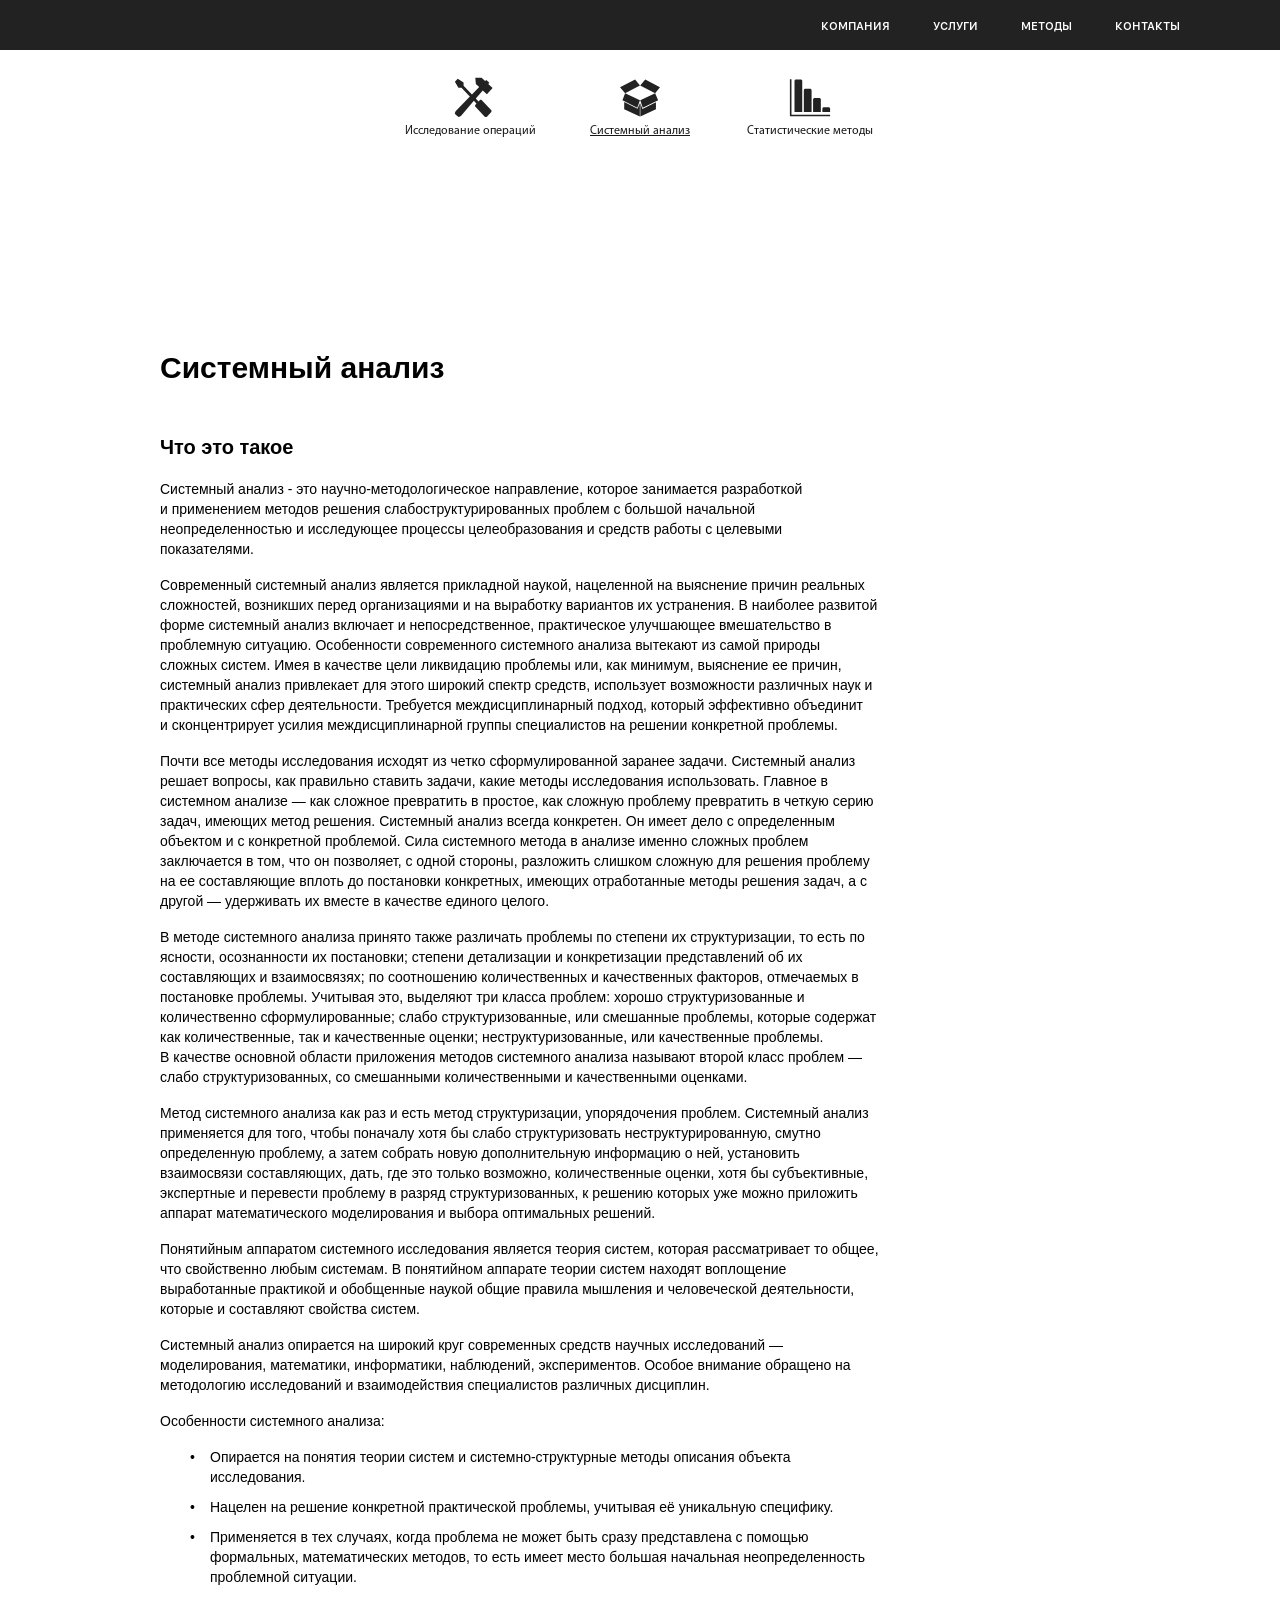
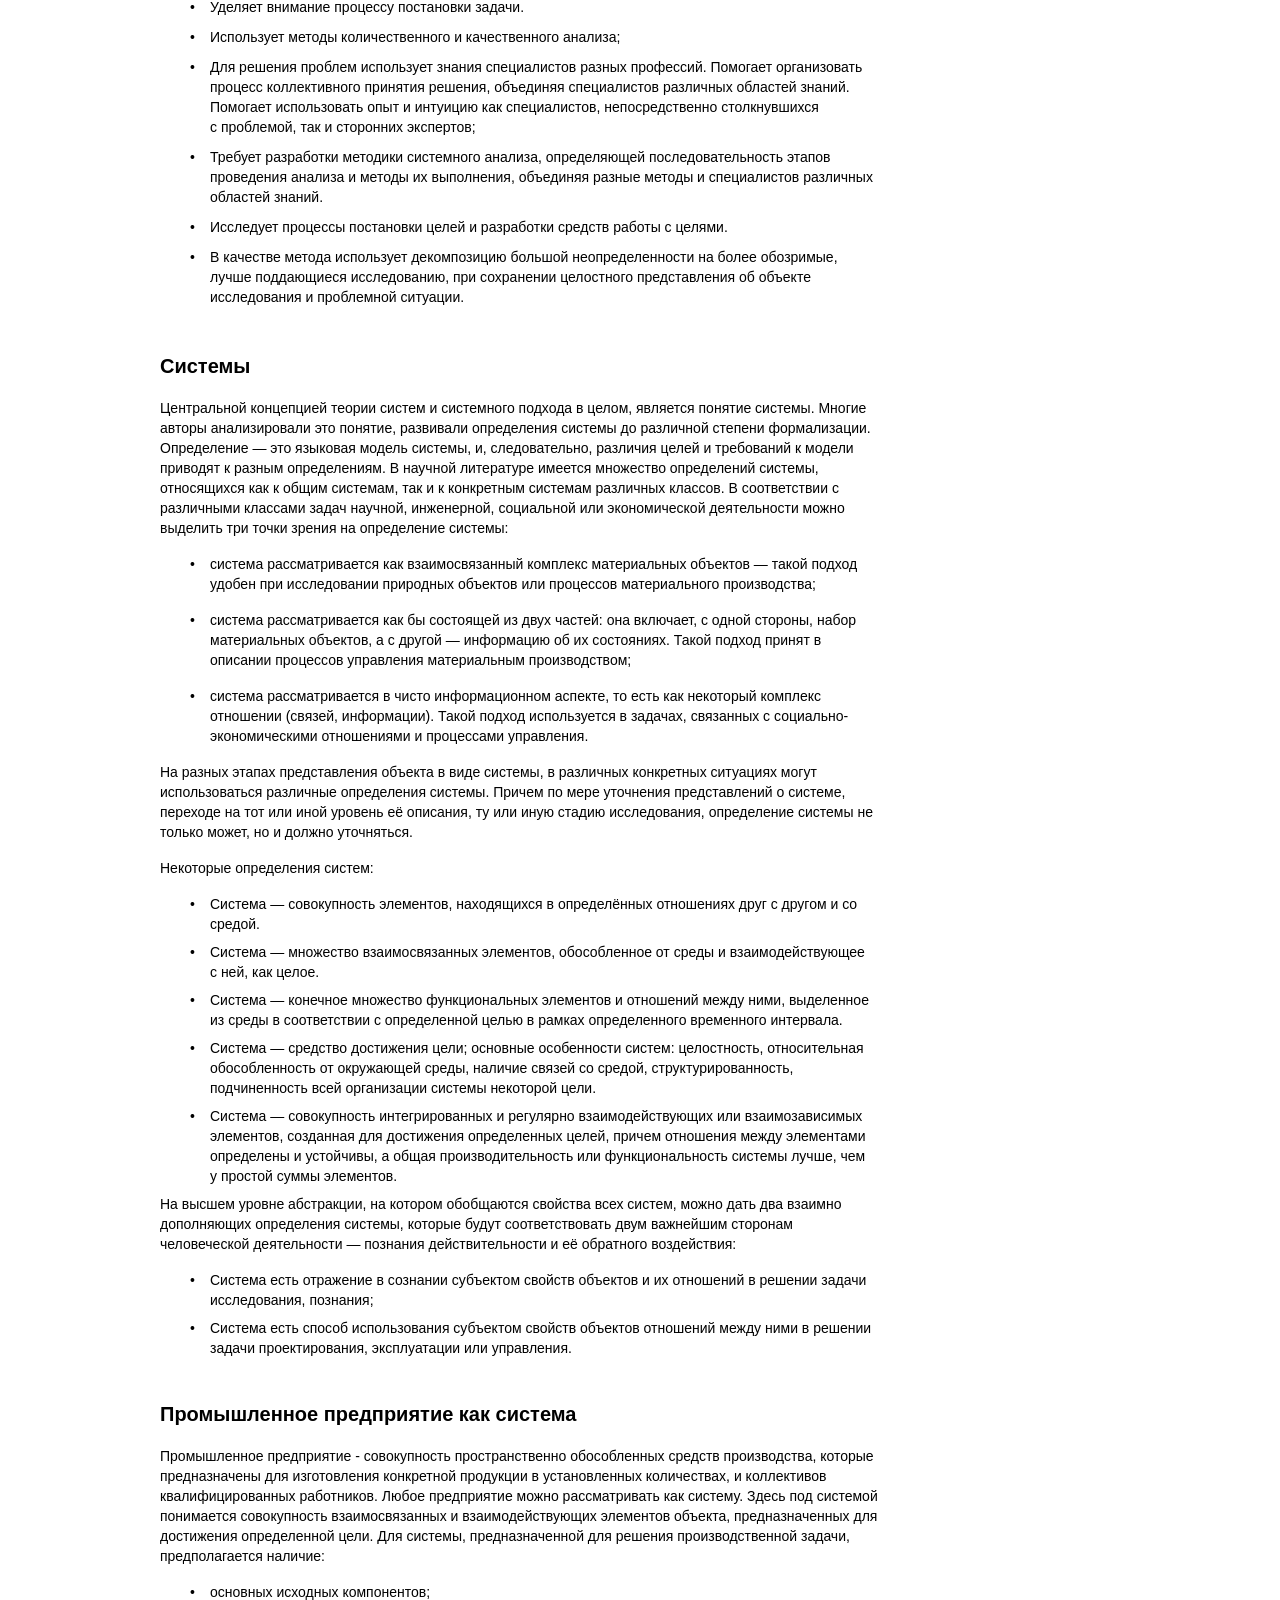
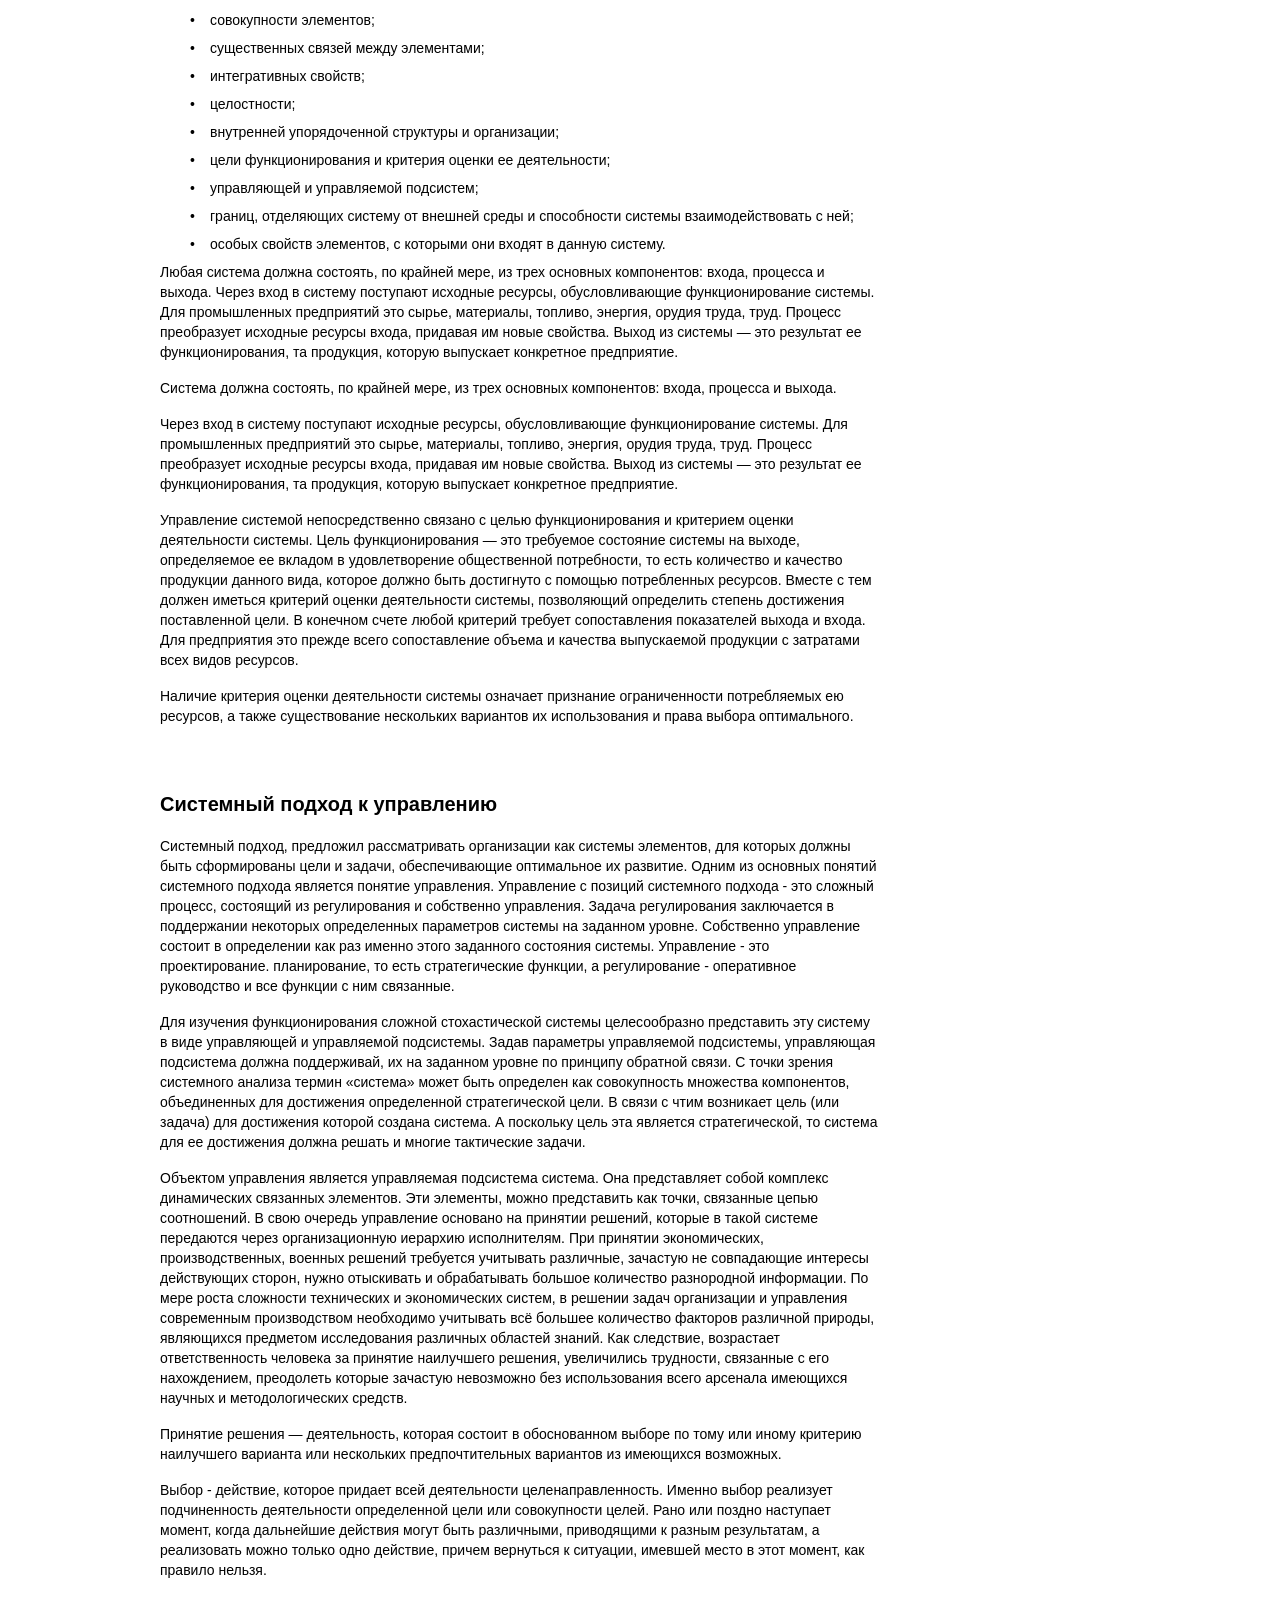
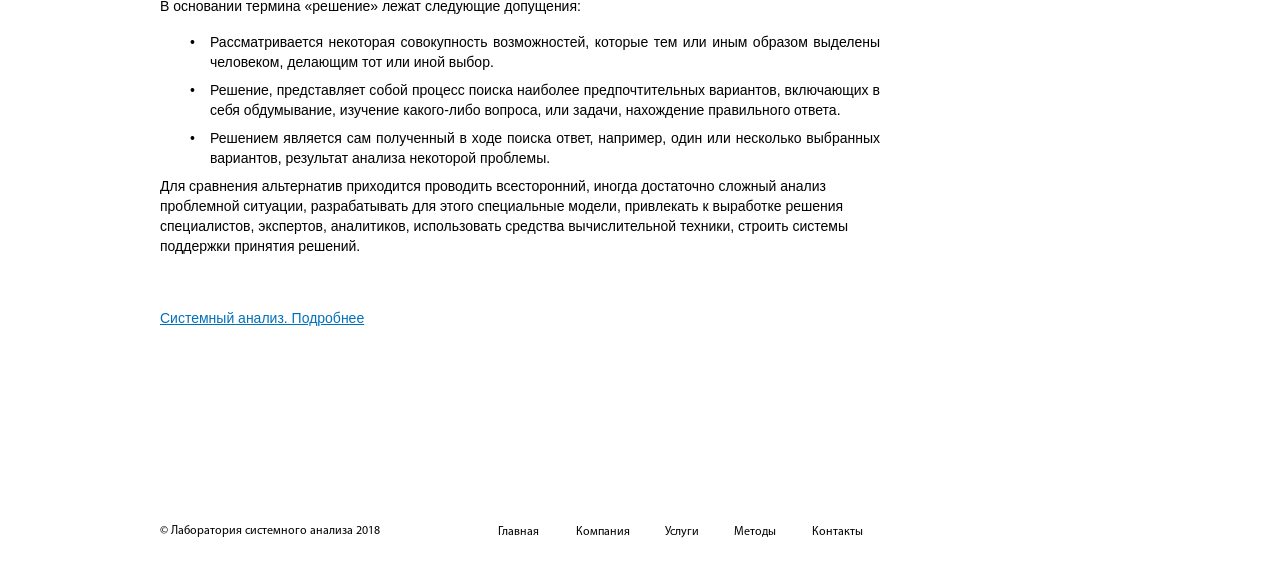
<file: system.html>
<!DOCTYPE html>
<html class="nojs html css_verticalspacer" lang="ru-RU">
 <head>

  <meta http-equiv="Content-type" content="text/html;charset=UTF-8"/>
  <meta name="description" content="Системный анализ. Системные исследования. Методы системного анализа."/>
  <meta name="keywords" content="Методология, Системный анализ, Системные исследования. Методы. Специалисты"/>
  <meta name="generator" content="2017.0.3.363"/>
  <meta property="og:title" content="Системный анализ"/><!-- custom meta -->
  <meta property="og:type" content="website"/><!-- custom meta -->
  <meta property="og:url" content="https://system-laboratory.ru/system.html"/><!-- custom meta -->
  <meta property="og:image" content="https://system-laboratory.ru/assets/image_13.jpg"/><!-- custom meta -->
  <meta property="og:description" content="Системный анализ - это научно-методологическое направление, которое занимается разработкой и применением методов решения слабоструктурированных проблем с большой начальной неопределенностью и исследующее процессы целеобразования и средств работы с целевыми показателями."/><!-- custom meta -->
  <meta property="og:site_name" content="Лаборатория системного анализа"/><!-- custom meta -->
  <meta name="viewport" content="width=device-width, initial-scale=1.0"/>
  
  <script type="text/javascript">
   // Update the 'nojs'/'js' class on the html node
document.documentElement.className = document.documentElement.className.replace(/\bnojs\b/g, 'js');

// Check that all required assets are uploaded and up-to-date
if(typeof Muse == "undefined") window.Muse = {}; window.Muse.assets = {"required":["museutils.js", "museconfig.js", "jquery.musemenu.js", "jquery.watch.js", "webpro.js", "musewpdisclosure.js", "jquery.museresponsive.js", "require.js", "jquery.musepolyfill.bgsize.js", "system.css"], "outOfDate":[]};
</script>
  
  <link rel="shortcut icon" href="images/favicon.ico?crc=217876451"/>
  <title>Системный анализ — Лаборатория системного анализа</title>
  <!-- CSS -->
  <link rel="stylesheet" type="text/css" href="css/site_global.css?crc=3895645853"/>
  <link rel="stylesheet" type="text/css" href="css/master_______-_3.css?crc=277714323"/>
  <link rel="stylesheet" type="text/css" href="css/system.css?crc=4020168080" id="pagesheet"/>
  <!-- IE-only CSS -->
  <!--[if lt IE 9]>
  <link rel="stylesheet" type="text/css" href="css/iefonts_system.css?crc=253168516"/>
  <link rel="stylesheet" type="text/css" href="css/nomq_preview_master_______-_3.css?crc=518342793"/>
  <link rel="stylesheet" type="text/css" href="css/nomq_system.css?crc=201073446" id="nomq_pagesheet"/>
  <![endif]-->
  <!-- Other scripts -->
  <script type="text/javascript">
   var __adobewebfontsappname__ = "muse";
</script>
  <!-- JS includes -->
  <script src="https://webfonts.creativecloud.com/pt-sans:n7,n4:all.js" type="text/javascript"></script>
  <!--[if lt IE 9]>
  <script src="scripts/html5shiv.js?crc=4241844378" type="text/javascript"></script>
  <![endif]-->
    <!--custom head HTML-->
  <script>
  (function(i,s,o,g,r,a,m){i['GoogleAnalyticsObject']=r;i[r]=i[r]||function(){
  (i[r].q=i[r].q||[]).push(arguments)},i[r].l=1*new Date();a=s.createElement(o),
  m=s.getElementsByTagName(o)[0];a.async=1;a.src=g;m.parentNode.insertBefore(a,m)
  })(window,document,'script','https://www.google-analytics.com/analytics.js','ga');

  ga('create', 'UA-102547958-2', 'auto');
  ga('send', 'pageview');

</script>
<!-- Yandex.Metrika counter -->
<script type="text/javascript" >
    (function (d, w, c) {
        (w[c] = w[c] || []).push(function() {
            try {
                w.yaCounter45293388 = new Ya.Metrika({
                    id:45293388,
                    clickmap:true,
                    trackLinks:true,
                    accurateTrackBounce:true,
                    webvisor:true,
                    trackHash:true
                });
            } catch(e) { }
        });

        var n = d.getElementsByTagName("script")[0],
            s = d.createElement("script"),
            f = function () { n.parentNode.insertBefore(s, n); };
        s.type = "text/javascript";
        s.async = true;
        s.src = "https://mc.yandex.ru/metrika/watch.js";

        if (w.opera == "[object Opera]") {
            d.addEventListener("DOMContentLoaded", f, false);
        } else { f(); }
    })(document, window, "yandex_metrika_callbacks");
</script>
<noscript><div><img src="https://mc.yandex.ru/watch/45293388" style="position:absolute; left:-9999px;" alt="" /></div></noscript>
<!-- /Yandex.Metrika counter -->
<script type='application/ld+json'> 
{
  "@context": "http://www.schema.org",
  "@type": "WebSite",
  "name": "Лаборатория системного анализа",
  "url": "https://system-laboratory.ru/"
}
 </script>

<script type='application/ld+json'> 
{
  "@context": "http://www.schema.org",
  "@type": "WebSite",
  "name": "Лаборатория системного анализа",
  "url": "https://system-laboratory.ru/"
}
 </script>

<script type="application/ld+json">
{
  "@context" : "http://schema.org",
  "@type" : "Organization",
  "name" : "Лаборатория системного анализа",
  "url" : "https://system-laboratory.ru",
  "sameAs" : [
    "https://vk.com/syslabru",
    "https://plus.google.com/115577333916113508924",
    "https://www.facebook.com/systemlabspb",
    "https://twitter.com/SystemlabRu",
    "http://youtube.com/channel/UCl9Ov3q21FTp_EdjvkcYeYw",
    "https://system-laboratory.blogspot.com",
    "https://system-laboratory.tumblr.com",
    "https://www.linkedin.com/company/system-lab",
    "https://www.ok.ru/group/58460052914213",
    "http://systems-analysis.ru/"
  ]
}
</script>

<script type='application/ld+json'> 
{
  "@context": "http://www.schema.org",
  "@type": "Organization",
  "name": "Лаборатория системного анализа",
  "url": "https://system-laboratory.ru",
  "address": {
    "@type": "PostalAddress",
    "streetAddress": "ул. Свеаборгская, д. 13. Помещение 2Н, Офис 1А",
    "addressLocality": "Санкт-Петербург",
    "addressRegion": "196105",
    "addressCountry": "Россия"
  },
  "contactPoint": {
    "@type": "ContactPoint",
    "telephone": "+7-952-268-6640",
    "contactType": "customer service",
    "email": "info@system-laboratory.ru"
  }
}
 </script>

<script type='application/ld+json'> 
{
  "@context": "http://schema.org",
  "@type": "Organization",
  "url": "https://system-laboratory.ru/",
  "logo": "https://system-laboratory.ru/assets/logo_b.jpg"
}
</script>

<html lang="ru" itemscope itemtype="http://schema.org/WebPage">


<!-- Schema.org data | Generated by SeoLik.ru -->
<meta itemprop="name"  content="Системный анализ">
<meta itemprop="description" name="description" content="Системный анализ - это научно-методологическое направление, которое занимается разработкой и применением методов решения слабоструктурированных проблем с большой начальной неопределенностью и исследующее процессы целеобразования и средств работы с целевыми показателями.">
<meta itemprop="image" name="image" content="https://system-laboratory.ru/assets/image_13.jpg">

<!-- Twitter Card data | Generated by SeoLik.ru -->
<meta name="twitter:card" content="summary_large_image">
<meta name="twitter:site" content="@Лаборатория_системного_анализа">
<meta name="twitter:title" content="Системный анализ">
<meta name="twitter:description" content="Системный анализ - это научно-методологическое направление, которое занимается разработкой и применением методов решения слабоструктурированных проблем с большой начальной неопределенностью и исследующее процессы целеобразования и средств работы с целевыми показателями.">
<meta name="twitter:creator" content="@Лаборатория_системного_анализа">
<meta name="twitter:image" content="https://system-laboratory.ru/assets/image_13.jpg">

<!-- Open Graph data | Generated by SeoLik.ru -->
<meta property="og:locale" content="ru_RU">
<!-- Image for Social | Generated by SeoLik.ru -->
<link rel="image_src" href="https://system-laboratory.ru/assets/image_13.jpg">
  <!--/*

*/
-->
 </head>
 <body>

  <div class="breakpoint active" id="bp_infinity" data-min-width="1441"><!-- responsive breakpoint node -->
   <div class="clearfix borderbox" id="page"><!-- column -->
    <div class="position_content" id="page_position_content">
     <div class="browser_width" id="u298261-4-bw">
      <div class="clearfix pinned-colelem" id="u298261-4" data-IBE-flags="txtStyleSrc"><!-- content -->
       <p><span class="actAsDiv normal_text" id="u298262"><!-- content --><span class="MenuBar actAsDiv clearfix" id="menuu298263"><!-- horizontal box --><span class="MenuItemContainer actAsDiv clearfix grpelem" id="u298278"><!-- vertical box --><a class="nonblock nontext MenuItem MenuItemWithSubMenu actAsDiv clearfix colelem" id="u298279" href="company.html" data-href="page:U105"><!-- horizontal box --><span class="MenuItemLabel NoWrap actAsDiv clearfix grpelem" id="u298282-4"><!-- content --><span class="actAsPara shared_content" id="u298282-2" data-content-guid="u298282-2_content"><span id="u298282">КОМПАНИЯ</span></span></span></a></span><span class="MenuItemContainer actAsDiv clearfix grpelem" id="u298285"><!-- vertical box --><a class="nonblock nontext MenuItem MenuItemWithSubMenu actAsDiv clearfix colelem" id="u298286" href="services.html" data-href="page:U117"><!-- horizontal box --><span class="MenuItemLabel NoWrap actAsDiv clearfix grpelem" id="u298288-4"><!-- content --><span class="actAsPara shared_content" id="u298288-2" data-content-guid="u298288-2_content"><span id="u298288">УСЛУГИ</span></span></span></a></span><span class="MenuItemContainer actAsDiv clearfix grpelem" id="u298271"><!-- vertical box --><a class="nonblock nontext MenuItem MenuItemWithSubMenu actAsDiv clearfix colelem" id="u298274" href="methods.html" data-href="page:U129"><!-- horizontal box --><span class="MenuItemLabel NoWrap actAsDiv clearfix grpelem" id="u298276-4"><!-- content --><span class="actAsPara shared_content" id="u298276-2" data-content-guid="u298276-2_content"><span id="u298276">МЕТОДЫ</span></span></span></a></span><span class="MenuItemContainer actAsDiv clearfix grpelem" id="u298264"><!-- vertical box --><a class="nonblock nontext MenuItem MenuItemWithSubMenu actAsDiv clearfix colelem" id="u298265" href="contact.html" data-href="page:U141"><!-- horizontal box --><span class="MenuItemLabel NoWrap actAsDiv clearfix grpelem" id="u298266-4"><!-- content --><span class="actAsPara shared_content" id="u298266-2" data-content-guid="u298266-2_content"><span id="u298266">КОНТАКТЫ</span></span></span></a></span></span></span><span class="shared_content" data-content-guid="u298261-4_0_1_content"></span></p>
      </div>
     </div>
     <div class="clearfix colelem shared_content" id="pbuttonu204797" data-content-guid="pbuttonu204797_content"><!-- group -->
      <!-- m_editable region-id="editable-static-tag-U204797" template="system.html" data-type="html" data-ice-options="clickable" data-ice-editable="link" -->
      <a class="nonblock nontext Button clearfix grpelem" id="buttonu204797" href="operation.html" data-href="page:U21936" data-muse-uid="U204797"><!-- container box --><div class="museBGSize colelem" id="u204798"><!-- simple frame --></div><!-- m_editable region-id="editable-static-tag-U204799-BP_infinity" template="system.html" data-type="html" data-ice-options="disableImageResize,link" --><div class="clearfix colelem" id="u204799-4" data-muse-uid="U204799" data-muse-type="txt_frame"><!-- content --><p>Исследование операций</p></div><!-- /m_editable --></a>
      <!-- /m_editable -->
      <!-- m_editable region-id="editable-static-tag-U204800" template="system.html" data-type="html" data-ice-options="clickable" data-ice-editable="link" -->
      <a class="nonblock nontext Button ButtonSelected clearfix grpelem" id="buttonu204800" href="system.html" data-href="page:U22032" data-muse-uid="U204800"><!-- container box --><div class="museBGSize colelem" id="u204801"><!-- simple frame --></div><!-- m_editable region-id="editable-static-tag-U204802-BP_infinity" template="system.html" data-type="html" data-ice-options="disableImageResize,link" --><div class="clearfix colelem" id="u204802-4" data-muse-uid="U204802" data-muse-type="txt_frame"><!-- content --><h2>Системный анализ</h2></div><!-- /m_editable --></a>
      <!-- /m_editable -->
      <!-- m_editable region-id="editable-static-tag-U204803" template="system.html" data-type="html" data-ice-options="clickable" data-ice-editable="link" -->
      <a class="nonblock nontext Button clearfix grpelem" id="buttonu204803" href="statistical_method.html" data-href="page:U21984" data-muse-uid="U204803"><!-- container box --><div class="museBGSize colelem" id="u204804"><!-- simple frame --></div><!-- m_editable region-id="editable-static-tag-U204805-BP_infinity" template="system.html" data-type="html" data-ice-options="disableImageResize,link" --><div class="clearfix colelem" id="u204805-4" data-muse-uid="U204805" data-muse-type="txt_frame"><!-- content --><p>Статистические методы</p></div><!-- /m_editable --></a>
      <!-- /m_editable -->
     </div>
     <!-- m_editable region-id="editable-static-tag-U204782-BP_infinity" template="system.html" data-type="html" data-ice-options="disableImageResize,link,txtStyleTarget" -->
     <div class="clearfix colelem shared_content" id="u204782-148" data-muse-uid="U204782" data-muse-type="txt_frame" data-IBE-flags="txtStyleSrc" data-content-guid="u204782-148_content"><!-- content -->
      <h1 id="u204782-2" class="shared_content" data-content-guid="u204782-2_content">Системный анализ</h1>
      <p id="u204782-3" class="shared_content" data-content-guid="u204782-3_content">&nbsp;</p>
      <p id="u204782-4" class="shared_content" data-content-guid="u204782-4_content">&nbsp;</p>
      <p class="ts1 shared_content" id="u204782-6" data-content-guid="u204782-6_content">Что это такое</p>
      <p id="u204782-8" class="shared_content" data-content-guid="u204782-8_content">Системный анализ - это научно-методологическое направление, которое занимается разработкой и применением методов решения слабоструктурированных проблем с большой начальной неопределенностью и исследующее процессы целеобразования и средств работы с целевыми показателями.</p>
      <p id="u204782-10" class="shared_content" data-content-guid="u204782-10_content">Современный системный анализ является прикладной наукой, нацеленной на выяснение причин реальных сложностей, возникших перед организациями и на выработку вариантов их устранения. В наиболее развитой форме системный анализ включает и непосредственное, практическое улучшающее вмешательство в проблемную ситуацию. Особенности современного системного анализа вытекают из самой природы сложных систем. Имея в качестве цели ликвидацию проблемы или, как минимум, выяснение ее причин, системный анализ привлекает для этого широкий спектр средств, использует возможности различных наук и практических сфер деятельности. Требуется междисциплинарный подход, который эффективно объединит и сконцентрирует усилия междисциплинарной группы специалистов на решении конкретной проблемы.</p>
      <p id="u204782-12" class="shared_content" data-content-guid="u204782-12_content">Почти все методы исследования исходят из четко сформулированной заранее задачи. Системный анализ решает вопросы, как правильно ставить задачи, какие методы исследования использовать. Главное в системном анализе — как сложное превратить в простое, как сложную проблему превратить в четкую серию задач, имеющих метод решения. Системный анализ всегда конкретен. Он имеет дело с определенным объектом и с конкретной проблемой. Сила системного метода в анализе именно сложных проблем заключается в том, что он позволяет, с одной стороны, разложить слишком сложную для решения проблему на ее составляющие вплоть до постановки конкретных, имеющих отработанные методы решения задач, а с другой — удерживать их вместе в качестве единого целого.</p>
      <p id="u204782-14" class="shared_content" data-content-guid="u204782-14_content">В методе системного анализа принято также различать проблемы по степени их структуризации, то есть по ясности, осознанности их постановки; степени детализации и конкретизации представлений об их составляющих и взаимосвязях; по соотношению количественных и качественных факторов, отмечаемых в постановке проблемы. Учитывая это, выделяют три класса проблем: хорошо структуризованные и количественно сформулированные; слабо структуризованные, или смешанные проблемы, которые содержат как количественные, так и качественные оценки; неструктуризованные, или качественные проблемы. В качестве основной области приложения методов системного анализа называют второй класс проблем — слабо структуризованных, со смешанными количественными и качественными оценками.</p>
      <p id="u204782-16" class="shared_content" data-content-guid="u204782-16_content">Метод системного анализа как раз и есть метод структуризации, упорядочения проблем. Системный анализ применяется для того, чтобы поначалу хотя бы слабо структуризовать неструктурированную, смутно определенную проблему, а затем собрать новую дополнительную информацию о ней, установить взаимосвязи составляющих, дать, где это только возможно, количественные оценки, хотя бы субъективные, экспертные и перевести проблему в разряд структуризованных, к решению которых уже можно приложить аппарат математического моделирования и выбора оптимальных решений.</p>
      <p class="ts2 shared_content" id="u204782-18" data-content-guid="u204782-18_content">Понятийным аппаратом системного исследования является теория систем, которая рассматривает то общее, что свойственно любым системам. В понятийном аппарате теории систем находят воплощение выработанные практикой и обобщенные наукой общие правила мышления и человеческой деятельности, которые и составляют свойства систем.</p>
      <p class="ts2 shared_content" id="u204782-20" data-content-guid="u204782-20_content">Системный анализ опирается на широкий круг современных средств научных исследований — моделирования, математики, информатики, наблюдений, экспериментов. Особое внимание обращено на методологию исследований и взаимодействия специалистов различных дисциплин.</p>
      <p id="u204782-22" class="shared_content" data-content-guid="u204782-22_content">Особенности системного анализа:</p>
      <ul class="list0 nls-None" id="u204782-41">
       <li id="u204782-24" class="shared_content" data-content-guid="u204782-24_content">Опирается на понятия теории систем и системно-структурные методы описания объекта исследования.</li>
       <li id="u204782-26" class="shared_content" data-content-guid="u204782-26_content">Нацелен на решение конкретной практической проблемы, учитывая её уникальную специфику.</li>
       <li id="u204782-28" class="shared_content" data-content-guid="u204782-28_content">Применяется в тех случаях, когда проблема не может быть сразу представлена с помощью формальных, математических методов, то есть имеет место большая начальная неопределенность проблемной ситуации.</li>
       <li id="u204782-30" class="shared_content" data-content-guid="u204782-30_content">Уделяет внимание процессу постановки задачи.</li>
       <li id="u204782-32" class="shared_content" data-content-guid="u204782-32_content">Использует методы количественного и качественного анализа;</li>
       <li id="u204782-34" class="shared_content" data-content-guid="u204782-34_content">Для решения проблем использует знания специалистов разных профессий. Помогает организовать процесс коллективного принятия решения, объединяя специалистов различных областей знаний. Помогает использовать опыт и интуицию как специалистов, непосредственно столкнувшихся с проблемой, так и сторонних экспертов;</li>
       <li id="u204782-36" class="shared_content" data-content-guid="u204782-36_content">Требует разработки методики системного анализа, определяющей последовательность этапов проведения анализа и методы их выполнения, объединяя разные методы и специалистов различных областей знаний.</li>
       <li id="u204782-38" class="shared_content" data-content-guid="u204782-38_content">Исследует процессы постановки целей и разработки средств работы с целями.</li>
       <li id="u204782-40" class="shared_content" data-content-guid="u204782-40_content">В качестве метода использует декомпозицию большой неопределенности на более обозримые, лучше поддающиеся исследованию, при сохранении целостного представления об объекте исследования и проблемной ситуации.</li>
      </ul>
      <p class="ts1 shared_content" id="u204782-42" data-content-guid="u204782-42_content">&nbsp;</p>
      <p class="ts1 shared_content" id="u204782-44" data-content-guid="u204782-44_content">Системы</p>
      <p class="ts2 shared_content" id="u204782-46" data-content-guid="u204782-46_content">Центральной концепцией теории систем и системного подхода в целом, является понятие системы. Многие авторы анализировали это понятие, развивали определения системы до различной степени формализации. Определение — это языковая модель системы, и, следовательно, различия целей и требований к модели приводят к разным определениям. В научной литературе имеется множество определений системы, относящихся как к общим системам, так и к конкретным системам различных классов. В соответствии с различными классами задач научной, инженерной, социальной или экономической деятельности можно выделить три точки зрения на определение системы:</p>
      <ul class="list0 nls-None" id="u204782-53">
       <li class="ts2 shared_content" id="u204782-48" data-content-guid="u204782-48_content">система рассматривается как взаимосвязанный комплекс материальных объектов — такой подход удобен при исследовании природных объектов или процессов материального производства;</li>
       <li class="ts2 shared_content" id="u204782-50" data-content-guid="u204782-50_content">система рассматривается как бы состоящей из двух частей: она включает, с одной стороны, набор материальных объектов, а с другой — информацию об их состояниях. Такой подход принят в описании процессов управления материальным производством;</li>
       <li class="ts2 shared_content" id="u204782-52" data-content-guid="u204782-52_content">система рассматривается в чисто информационном аспекте, то есть как некоторый комплекс отношении (связей, информации). Такой подход используется в задачах, связанных с социально-экономическими отношениями и процессами управления.</li>
      </ul>
      <p class="ts2 shared_content" id="u204782-55" data-content-guid="u204782-55_content">На разных этапах представления объекта в виде системы, в различных конкретных ситуациях могут использоваться различные определения системы. Причем по мере уточнения представлений о системе, переходе на тот или иной уровень её описания, ту или иную стадию исследования, определение системы не только может, но и должно уточняться.</p>
      <p class="ts2 shared_content" id="u204782-57" data-content-guid="u204782-57_content">Некоторые определения систем:</p>
      <ul class="list0 nls-None shared_content" id="u204782-64" data-content-guid="u204782-64_content">
       <li class="ts3" id="u204782-59">Система — совокупность элементов, находящихся в определённых отношениях друг с другом и со средой.</li>
       <li class="ts3" id="u204782-61">Система — множество взаимосвязанных элементов, обособленное от среды и взаимодействующее с ней, как целое.</li>
       <li class="ts3" id="u204782-63">Система — конечное множество функциональных элементов и отношений между ними, выделенное из среды в соответствии с определенной целью в рамках определенного временного интервала.</li>
      </ul>
      <ul class="list0 nls-None shared_content" id="u204782-69" data-content-guid="u204782-69_content">
       <li class="ts3" id="u204782-66">Система — средство достижения цели; основные особенности систем: целостность, относительная обособленность от окружающей среды, наличие связей со средой, структурированность, подчиненность всей организации системы некоторой цели.</li>
       <li class="ts3" id="u204782-68">Система — совокупность интегрированных и регулярно взаимодействующих или взаимозависимых элементов, созданная для достижения определенных целей, причем отношения между элементами определены и устойчивы, а общая производительность или функциональность системы лучше, чем у простой суммы элементов.</li>
      </ul>
      <p class="ts2 shared_content" id="u204782-71" data-content-guid="u204782-71_content">На высшем уровне абстракции, на котором обобщаются свойства всех систем, можно дать два взаимно дополняющих определения системы, которые будут соответствовать двум важнейшим сторонам человеческой деятельности — познания действительности и её обратного воздействия:</p>
      <ul class="list0 nls-None shared_content" id="u204782-76" data-content-guid="u204782-76_content">
       <li class="ts3" id="u204782-73">Система есть отражение в сознании субъектом свойств объектов и их отношений в решении задачи исследования, познания;</li>
       <li class="ts3" id="u204782-75">Система есть способ использования субъектом свойств объектов отношений между ними в решении задачи проектирования, эксплуатации или управления.</li>
      </ul>
      <p class="ts2 shared_content" id="u204782-77" data-content-guid="u204782-77_content">&nbsp;</p>
      <p class="ts1 shared_content" id="u204782-79" data-content-guid="u204782-79_content">Промышленное предприятие как система</p>
      <p class="ts2 shared_content" id="u204782-81" data-content-guid="u204782-81_content">Промышленное предприятие - совокупность пространственно обособленных средств производства, которые предназначены для изготовления конкретной продукции в установленных количествах, и коллективов квалифицированных работников. Любое предприятие можно рассматривать как систему. Здесь под системой понимается совокупность взаимосвязанных и взаимодействующих элементов объекта, предназначенных для достижения определенной цели. Для системы, предназначенной для решения производственной задачи, предполагается наличие:</p>
      <ul class="list0 nls-None" id="u204782-102">
       <li class="ts3 shared_content" id="u204782-83" data-content-guid="u204782-83_content">основных исходных компонентов;</li>
       <li class="ts3 shared_content" id="u204782-85" data-content-guid="u204782-85_content">совокупности элементов;</li>
       <li class="ts3 shared_content" id="u204782-87" data-content-guid="u204782-87_content">существенных связей между элементами;</li>
       <li class="ts3 shared_content" id="u204782-89" data-content-guid="u204782-89_content">интегративных свойств;</li>
       <li class="ts3 shared_content" id="u204782-91" data-content-guid="u204782-91_content">целостности;</li>
       <li class="ts3 shared_content" id="u204782-93" data-content-guid="u204782-93_content">внутренней упорядоченной структуры и организации;</li>
       <li class="ts3 shared_content" id="u204782-95" data-content-guid="u204782-95_content">цели функционирования и критерия оценки ее деятельности;</li>
       <li class="ts3 shared_content" id="u204782-97" data-content-guid="u204782-97_content">управляющей и управляемой подсистем;</li>
       <li class="ts3 shared_content" id="u204782-99" data-content-guid="u204782-99_content">границ, отделяющих систему от внешней среды и способности системы взаимодействовать с ней;</li>
       <li class="ts3 shared_content" id="u204782-101" data-content-guid="u204782-101_content">особых свойств элементов, с которыми они входят в данную систему.</li>
      </ul>
      <p class="ts2 shared_content" id="u204782-104" data-content-guid="u204782-104_content">Любая система должна состоять, по крайней мере, из трех основных компонентов: входа, процесса и выхода. Через вход в систему поступают исходные ресурсы, обусловливающие функционирование системы. Для промышленных предприятий это сырье, материалы, топливо, энергия, орудия труда, труд. Процесс преобразует исходные ресурсы входа, придавая им новые свойства. Выход из системы — это результат ее функционирования, та продукция, которую выпускает конкретное предприятие.</p>
      <p class="ts2 shared_content" id="u204782-106" data-content-guid="u204782-106_content">Система должна состоять, по крайней мере, из трех основных компонентов: входа, процесса и выхода.</p>
      <p class="ts2 shared_content" id="u204782-108" data-content-guid="u204782-108_content">Через вход в систему поступают исходные ресурсы, обусловливающие функционирование системы. Для промышленных предприятий это сырье, материалы, топливо, энергия, орудия труда, труд. Процесс преобразует исходные ресурсы входа, придавая им новые свойства. Выход из системы — это результат ее функционирования, та продукция, которую выпускает конкретное предприятие.</p>
      <p class="ts2 shared_content" id="u204782-110" data-content-guid="u204782-110_content">Управление системой непосредственно связано с целью функционирования и критерием оценки деятельности системы. Цель функционирования — это требуемое состояние системы на выходе, определяемое ее вкладом в удовлетворение общественной потребности, то есть количество и качество продукции данного вида, которое должно быть достигнуто с помощью потребленных ресурсов. Вместе с тем должен иметься критерий оценки деятельности системы, позволяющий определить степень достижения поставленной цели. В конечном счете любой критерий требует сопоставления показателей выхода и входа. Для предприятия это прежде всего сопоставление объема и качества выпускаемой продукции с затратами всех видов ресурсов.</p>
      <p class="ts2 shared_content" id="u204782-112" data-content-guid="u204782-112_content">Наличие критерия оценки деятельности системы означает признание ограниченности потребляемых ею ресурсов, а также существование нескольких вариантов их использования и права выбора оптимального.</p>
      <p class="ts2 shared_content" id="u204782-113" data-content-guid="u204782-113_content">&nbsp;</p>
      <p class="ts1 shared_content" id="u204782-115" data-content-guid="u204782-115_content">Системный подход к управлению</p>
      <p class="ts2 shared_content" id="u204782-117" data-content-guid="u204782-117_content">Системный подход, предложил рассматривать организации как системы элементов, для которых должны быть сформированы цели и задачи, обеспечивающие оптимальное их развитие. Одним из основных понятий системного подхода является понятие управления. Управление с позиций системного подхода - это сложный процесс, состоящий из регулирования и собственно управления. Задача peгулирования заключается в поддержании некоторых определенных параметров системы на заданном уровне. Собственно управление состоит в определении как раз именно этого заданного состояния системы. Управление - это проектирование. планирование, то есть стратегические функции, а регулирование - оперативное руководство и все функции с ним связанные.</p>
      <p class="ts2 shared_content" id="u204782-119" data-content-guid="u204782-119_content">Для изучения функционирования сложной стохастической системы целесообразно представить эту систему в виде управляющей и управляемой подсистемы. Задав параметры управляемой подсистемы, управляющая подсистема должна поддерживай, их на заданном уровне по принципу обратной связи. С точки зрения системного анализа термин «система» может быть определен как совокупность множества компонентов, объединенных для достижения определенной стратегической цели. В связи с чтим возникает цель (или задача) для достижения которой создана система. А поскольку цель эта является стратегической, то система для ее достижения должна решать и многие тактические задачи.</p>
      <p class="ts2 shared_content" id="u204782-121" data-content-guid="u204782-121_content">Объектом управления является управляемая подсистема система. Она представляет собой комплекс динамических связанных элементов. Эти элементы, можно представить как точки, связанные цепью соотношений. В свою очередь управление основано на принятии решений, которые в такой системе передаются через организационную иерархию исполнителям. При принятии экономических, производственных, военных решений требуется учитывать различные, зачастую не совпадающие интересы действующих сторон, нужно отыскивать и обрабатывать большое количество разнородной информации. По мере роста сложности технических и экономических систем, в решении задач организации и управления современным производством необходимо учитывать всё большее количество факторов различной природы, являющихся предметом исследования различных областей знаний. Как следствие, возрастает ответственность человека за принятие наилучшего решения, увеличились трудности, связанные с его нахождением, преодолеть которые зачастую невозможно без использования всего арсенала имеющихся научных и методологических средств.</p>
      <p class="ts2 shared_content" id="u204782-123" data-content-guid="u204782-123_content">Принятие решения — деятельность, которая состоит в обоснованном выборе по тому или иному критерию наилучшего варианта или нескольких предпочтительных вариантов из имеющихся возможных.</p>
      <p class="ts2 shared_content" id="u204782-125" data-content-guid="u204782-125_content">Выбор - действие, которое придает всей деятельности целенаправленность. Именно выбор реализует подчиненность деятельности определенной цели или совокупности целей. Рано или поздно наступает момент, когда дальнейшие действия могут быть различными, приводящими к разным результатам, а реализовать можно только одно действие, причем вернуться к ситуации, имевшей место в этот момент, как правило нельзя.</p>
      <p class="ts2 shared_content" id="u204782-128" data-content-guid="u204782-128_content">В<span id="u204782-127"> основании термина «решение» лежат следующие допущения:</span></p>
      <ul class="list0 nls-None shared_content" id="u204782-135" data-content-guid="u204782-135_content">
       <li class="ts3" id="u204782-130">Рассматривается некоторая совокупность возможностей, которые тем или иным образом выделены человеком, делающим тот или иной выбор.</li>
       <li class="ts3" id="u204782-132">Решение, представляет собой процесс поиска наиболее предпочтительных вариантов, включающих в себя обдумывание, изучение какого-либо вопроса, или задачи, нахождение правильного ответа.</li>
       <li class="ts3" id="u204782-134">Решением является сам полученный в ходе поиска ответ, например, один или несколько выбранных вариантов, результат анализа некоторой проблемы.</li>
      </ul>
      <p class="ts2 shared_content" id="u204782-137" data-content-guid="u204782-137_content">Для сравнения альтернатив приходится проводить всесторонний, иногда достаточно сложный анализ проблемной ситуации, разрабатывать для этого специальные модели, привлекать к выработке решения специалистов, экспертов, аналитиков, использовать средства вычислительной техники, строить системы поддержки принятия решений.</p>
      <p class="ts2 shared_content" id="u204782-138" data-content-guid="u204782-138_content">&nbsp;</p>
      <p class="ts2 ts4 shared_content" id="u204782-141" data-content-guid="u204782-141_content"><a class="nonblock" href="http://systems-analysis.ru/systems_analysis.html" target="_blank"><span id="u204782-139">Системный анализ. Подробнее</span></a></p>
      <p class="ts2 ts4 shared_content" id="u204782-142" data-content-guid="u204782-142_content">&nbsp;</p>
      <p class="ts2 ts4 shared_content" id="u204782-143" data-content-guid="u204782-143_content">&nbsp;</p>
      <p class="ts2 ts4 shared_content" id="u204782-144" data-content-guid="u204782-144_content">&nbsp;</p>
      <p class="ts2 shared_content" id="u204782-145" data-content-guid="u204782-145_content">&nbsp;</p>
      <p class="ts2 shared_content" id="u204782-146" data-content-guid="u204782-146_content">&nbsp;</p>
     </div>
     <!-- /m_editable -->
     <div class="verticalspacer" data-offset-top="5004" data-content-above-spacer="5004" data-content-below-spacer="0"></div>
     <div class="browser_width colelem" id="u266614-4-bw">
      <div class="clearfix" id="u266614-4" data-IBE-flags="txtStyleSrc"><!-- content -->
       <p><span class="actAsDiv normal_text" id="u266652"><!-- content --><span class="actAsDiv clearfix" id="u266653-4" data-IBE-flags="txtStyleSrc"><!-- content --><span class="actAsPara" id="u266653-2">© Лаборатория системного анализа 2018</span></span></span><span class="actAsDiv normal_text" id="u266615"><!-- content --><span class="MenuBar actAsDiv clearfix" id="menuu266616"><!-- horizontal box --><span class="MenuItemContainer actAsDiv clearfix grpelem" id="u266617"><!-- vertical box --><a class="nonblock nontext MenuItem MenuItemWithSubMenu actAsDiv clearfix colelem" id="u266620" href="index.html" data-href="page:U93"><!-- horizontal box --><span class="MenuItemLabel NoWrap actAsDiv clearfix grpelem" id="u266621-4" data-IBE-flags="txtStyleSrc"><!-- content --><span class="actAsPara">Главная</span></span></a></span><span class="MenuItemContainer actAsDiv clearfix grpelem" id="u266624"><!-- vertical box --><a class="nonblock nontext MenuItem MenuItemWithSubMenu actAsDiv clearfix colelem" id="u266627" href="company.html" data-href="page:U105"><!-- horizontal box --><span class="MenuItemLabel NoWrap actAsDiv clearfix grpelem" id="u266628-4" data-IBE-flags="txtStyleSrc"><!-- content --><span class="actAsPara">Компания</span></span></a></span><span class="MenuItemContainer actAsDiv clearfix grpelem" id="u266631"><!-- vertical box --><a class="nonblock nontext MenuItem MenuItemWithSubMenu actAsDiv clearfix colelem" id="u266632" href="services.html" data-href="page:U117"><!-- horizontal box --><span class="MenuItemLabel NoWrap actAsDiv clearfix grpelem" id="u266635-4" data-IBE-flags="txtStyleSrc"><!-- content --><span class="actAsPara">Услуги</span></span></a></span><span class="MenuItemContainer actAsDiv clearfix grpelem" id="u266638"><!-- vertical box --><a class="nonblock nontext MenuItem MenuItemWithSubMenu actAsDiv clearfix colelem" id="u266641" href="methods.html" data-href="page:U129"><!-- horizontal box --><span class="MenuItemLabel NoWrap actAsDiv clearfix grpelem" id="u266642-4" data-IBE-flags="txtStyleSrc"><!-- content --><span class="actAsPara">Методы</span></span></a></span><span class="MenuItemContainer actAsDiv clearfix grpelem" id="u266645"><!-- vertical box --><a class="nonblock nontext MenuItem MenuItemWithSubMenu actAsDiv clearfix colelem" id="u266646" href="contact.html" data-href="page:U141"><!-- horizontal box --><span class="MenuItemLabel NoWrap actAsDiv clearfix grpelem" id="u266649-4" data-IBE-flags="txtStyleSrc"><!-- content --><span class="actAsPara">Контакты</span></span></a></span></span></span><span></span></p>
      </div>
     </div>
    </div>
   </div>
  </div>
  <div class="breakpoint" id="bp_1440" data-min-width="961" data-max-width="1440"><!-- responsive breakpoint node -->
   <div class="clearfix borderbox temp_no_id" data-orig-id="page"><!-- column -->
    <div class="position_content temp_no_id" data-orig-id="page_position_content">
     <div class="browser_width colelem temp_no_id" data-orig-id="u298261-4-bw">
      <div class="clearfix temp_no_id" data-IBE-flags="txtStyleSrc" data-orig-id="u298261-4"><!-- content -->
       <p><span class="actAsDiv normal_text temp_no_id" data-orig-id="u298262"><!-- content --><span class="MenuBar actAsDiv clearfix temp_no_id" data-orig-id="menuu298263"><!-- horizontal box --><span class="MenuItemContainer actAsDiv clearfix grpelem temp_no_id" data-orig-id="u298278"><!-- vertical box --><a class="nonblock nontext MenuItem MenuItemWithSubMenu actAsDiv clearfix colelem temp_no_id" href="company.html" data-href="page:U105" data-orig-id="u298279"><!-- horizontal box --><span class="MenuItemLabel NoWrap actAsDiv clearfix grpelem temp_no_id" data-orig-id="u298282-4"><!-- content --><span class="actAsPara placeholder" data-placeholder-for="u298282-2_content"><!-- placeholder node --></span></span></a></span><span class="MenuItemContainer actAsDiv clearfix grpelem temp_no_id" data-orig-id="u298285"><!-- vertical box --><a class="nonblock nontext MenuItem MenuItemWithSubMenu actAsDiv clearfix colelem temp_no_id" href="services.html" data-href="page:U117" data-orig-id="u298286"><!-- horizontal box --><span class="MenuItemLabel NoWrap actAsDiv clearfix grpelem temp_no_id" data-orig-id="u298288-4"><!-- content --><span class="actAsPara placeholder" data-placeholder-for="u298288-2_content"><!-- placeholder node --></span></span></a></span><span class="MenuItemContainer actAsDiv clearfix grpelem temp_no_id" data-orig-id="u298271"><!-- vertical box --><a class="nonblock nontext MenuItem MenuItemWithSubMenu actAsDiv clearfix colelem temp_no_id" href="methods.html" data-href="page:U129" data-orig-id="u298274"><!-- horizontal box --><span class="MenuItemLabel NoWrap actAsDiv clearfix grpelem temp_no_id" data-orig-id="u298276-4"><!-- content --><span class="actAsPara placeholder" data-placeholder-for="u298276-2_content"><!-- placeholder node --></span></span></a></span><span class="MenuItemContainer actAsDiv clearfix grpelem temp_no_id" data-orig-id="u298264"><!-- vertical box --><a class="nonblock nontext MenuItem MenuItemWithSubMenu actAsDiv clearfix colelem temp_no_id" href="contact.html" data-href="page:U141" data-orig-id="u298265"><!-- horizontal box --><span class="MenuItemLabel NoWrap actAsDiv clearfix grpelem temp_no_id" data-orig-id="u298266-4"><!-- content --><span class="actAsPara placeholder" data-placeholder-for="u298266-2_content"><!-- placeholder node --></span></span></a></span></span></span><span class="placeholder" data-placeholder-for="u298261-4_0_1_content"><!-- placeholder node --></span></p>
      </div>
     </div>
     <span class="clearfix colelem placeholder" data-placeholder-for="pbuttonu204797_content"><!-- placeholder node --></span>
     <!-- m_editable region-id="editable-static-tag-U204782-BP_1440" template="system.html" data-type="html" data-ice-options="disableImageResize,link,txtStyleTarget" -->
     <span class="clearfix colelem placeholder" data-placeholder-for="u204782-148_content"><!-- placeholder node --></span>
     <!-- /m_editable -->
     <div class="verticalspacer" data-offset-top="5104" data-content-above-spacer="5104" data-content-below-spacer="0"></div>
     <div class="browser_width colelem" id="u265546-4-bw">
      <div class="clearfix" id="u265546-4" data-IBE-flags="txtStyleSrc"><!-- content -->
       <p><span class="actAsDiv normal_text" id="u265584"><!-- content --><span class="actAsDiv clearfix" id="u265585-4" data-IBE-flags="txtStyleSrc"><!-- content --><span class="actAsPara" id="u265585-2">© Лаборатория системного анализа 2018</span></span></span><span class="actAsDiv normal_text" id="u265547"><!-- content --><span class="MenuBar actAsDiv clearfix" id="menuu265548"><!-- horizontal box --><span class="MenuItemContainer actAsDiv clearfix grpelem" id="u265549"><!-- vertical box --><a class="nonblock nontext MenuItem MenuItemWithSubMenu actAsDiv clearfix colelem" id="u265550" href="index.html" data-href="page:U93"><!-- horizontal box --><span class="MenuItemLabel NoWrap actAsDiv clearfix grpelem" id="u265553-4" data-IBE-flags="txtStyleSrc"><!-- content --><span class="actAsPara">Главная</span></span></a></span><span class="MenuItemContainer actAsDiv clearfix grpelem" id="u265563"><!-- vertical box --><a class="nonblock nontext MenuItem MenuItemWithSubMenu actAsDiv clearfix colelem" id="u265566" href="company.html" data-href="page:U105"><!-- horizontal box --><span class="MenuItemLabel NoWrap actAsDiv clearfix grpelem" id="u265569-4" data-IBE-flags="txtStyleSrc"><!-- content --><span class="actAsPara">Компания</span></span></a></span><span class="MenuItemContainer actAsDiv clearfix grpelem" id="u265570"><!-- vertical box --><a class="nonblock nontext MenuItem MenuItemWithSubMenu actAsDiv clearfix colelem" id="u265573" href="services.html" data-href="page:U117"><!-- horizontal box --><span class="MenuItemLabel NoWrap actAsDiv clearfix grpelem" id="u265576-4" data-IBE-flags="txtStyleSrc"><!-- content --><span class="actAsPara">Услуги</span></span></a></span><span class="MenuItemContainer actAsDiv clearfix grpelem" id="u265577"><!-- vertical box --><a class="nonblock nontext MenuItem MenuItemWithSubMenu actAsDiv clearfix colelem" id="u265578" href="methods.html" data-href="page:U129"><!-- horizontal box --><span class="MenuItemLabel NoWrap actAsDiv clearfix grpelem" id="u265581-4" data-IBE-flags="txtStyleSrc"><!-- content --><span class="actAsPara">Методы</span></span></a></span><span class="MenuItemContainer actAsDiv clearfix grpelem" id="u265556"><!-- vertical box --><a class="nonblock nontext MenuItem MenuItemWithSubMenu actAsDiv clearfix colelem" id="u265559" href="contact.html" data-href="page:U141"><!-- horizontal box --><span class="MenuItemLabel NoWrap actAsDiv clearfix grpelem" id="u265562-4" data-IBE-flags="txtStyleSrc"><!-- content --><span class="actAsPara">Контакты</span></span></a></span></span></span><span></span></p>
      </div>
     </div>
    </div>
   </div>
  </div>
  <div class="breakpoint" id="bp_960" data-min-width="801" data-max-width="960"><!-- responsive breakpoint node -->
   <div class="clearfix borderbox temp_no_id" data-orig-id="page"><!-- column -->
    <div class="position_content temp_no_id" data-orig-id="page_position_content">
     <div class="browser_width temp_no_id" data-orig-id="u298261-4-bw">
      <div class="clearfix pinned-colelem temp_no_id" data-IBE-flags="txtStyleSrc" data-orig-id="u298261-4"><!-- content -->
       <p><span class="actAsDiv normal_text temp_no_id" data-orig-id="u298262"><!-- content --><span class="MenuBar actAsDiv clearfix temp_no_id" data-orig-id="menuu298263"><!-- horizontal box --><span class="MenuItemContainer actAsDiv clearfix grpelem temp_no_id" data-orig-id="u298278"><!-- vertical box --><a class="nonblock nontext MenuItem MenuItemWithSubMenu actAsDiv clearfix colelem temp_no_id" href="company.html" data-href="page:U105" data-orig-id="u298279"><!-- horizontal box --><span class="MenuItemLabel NoWrap actAsDiv clearfix grpelem temp_no_id" data-orig-id="u298282-4"><!-- content --><span class="actAsPara placeholder" data-placeholder-for="u298282-2_content"><!-- placeholder node --></span></span></a></span><span class="MenuItemContainer actAsDiv clearfix grpelem temp_no_id" data-orig-id="u298285"><!-- vertical box --><a class="nonblock nontext MenuItem MenuItemWithSubMenu actAsDiv clearfix colelem temp_no_id" href="services.html" data-href="page:U117" data-orig-id="u298286"><!-- horizontal box --><span class="MenuItemLabel NoWrap actAsDiv clearfix grpelem temp_no_id" data-orig-id="u298288-4"><!-- content --><span class="actAsPara placeholder" data-placeholder-for="u298288-2_content"><!-- placeholder node --></span></span></a></span><span class="MenuItemContainer actAsDiv clearfix grpelem temp_no_id" data-orig-id="u298271"><!-- vertical box --><a class="nonblock nontext MenuItem MenuItemWithSubMenu actAsDiv clearfix colelem temp_no_id" href="methods.html" data-href="page:U129" data-orig-id="u298274"><!-- horizontal box --><span class="MenuItemLabel NoWrap actAsDiv clearfix grpelem temp_no_id" data-orig-id="u298276-4"><!-- content --><span class="actAsPara placeholder" data-placeholder-for="u298276-2_content"><!-- placeholder node --></span></span></a></span><span class="MenuItemContainer actAsDiv clearfix grpelem temp_no_id" data-orig-id="u298264"><!-- vertical box --><a class="nonblock nontext MenuItem MenuItemWithSubMenu actAsDiv clearfix colelem temp_no_id" href="contact.html" data-href="page:U141" data-orig-id="u298265"><!-- horizontal box --><span class="MenuItemLabel NoWrap actAsDiv clearfix grpelem temp_no_id" data-orig-id="u298266-4"><!-- content --><span class="actAsPara placeholder" data-placeholder-for="u298266-2_content"><!-- placeholder node --></span></span></a></span></span></span><span class="placeholder" data-placeholder-for="u298261-4_0_1_content"><!-- placeholder node --></span></p>
      </div>
     </div>
     <span class="clearfix colelem placeholder" data-placeholder-for="pbuttonu204797_content"><!-- placeholder node --></span>
     <!-- m_editable region-id="editable-static-tag-U204782-BP_960" template="system.html" data-type="html" data-ice-options="disableImageResize,link,txtStyleTarget" -->
     <span class="clearfix colelem placeholder" data-placeholder-for="u204782-148_content"><!-- placeholder node --></span>
     <!-- /m_editable -->
     <div class="verticalspacer" data-offset-top="5469" data-content-above-spacer="5469" data-content-below-spacer="0"></div>
     <div class="browser_width colelem" id="u266071-4-bw">
      <div class="clearfix" id="u266071-4" data-IBE-flags="txtStyleSrc"><!-- content -->
       <p><span class="actAsDiv normal_text" id="u266109"><!-- content --><span class="actAsDiv clearfix" id="u266110-4" data-IBE-flags="txtStyleSrc"><!-- content --><span class="actAsPara" id="u266110-2">© Лаборатория системного анализа 2018</span></span></span><span class="actAsDiv normal_text" id="u266072"><!-- content --><span class="MenuBar actAsDiv clearfix" id="menuu266073"><!-- horizontal box --><span class="MenuItemContainer actAsDiv clearfix grpelem" id="u266074"><!-- vertical box --><a class="nonblock nontext MenuItem MenuItemWithSubMenu actAsDiv clearfix colelem" id="u266077" href="index.html" data-href="page:U93"><!-- horizontal box --><span class="MenuItemLabel NoWrap actAsDiv clearfix grpelem" id="u266080-4" data-IBE-flags="txtStyleSrc"><!-- content --><span class="actAsPara">Главная</span></span></a></span><span class="MenuItemContainer actAsDiv clearfix grpelem" id="u266088"><!-- vertical box --><a class="nonblock nontext MenuItem MenuItemWithSubMenu actAsDiv clearfix colelem" id="u266091" href="company.html" data-href="page:U105"><!-- horizontal box --><span class="MenuItemLabel NoWrap actAsDiv clearfix grpelem" id="u266093-4" data-IBE-flags="txtStyleSrc"><!-- content --><span class="actAsPara">Компания</span></span></a></span><span class="MenuItemContainer actAsDiv clearfix grpelem" id="u266081"><!-- vertical box --><a class="nonblock nontext MenuItem MenuItemWithSubMenu actAsDiv clearfix colelem" id="u266084" href="services.html" data-href="page:U117"><!-- horizontal box --><span class="MenuItemLabel NoWrap actAsDiv clearfix grpelem" id="u266085-4" data-IBE-flags="txtStyleSrc"><!-- content --><span class="actAsPara">Услуги</span></span></a></span><span class="MenuItemContainer actAsDiv clearfix grpelem" id="u266095"><!-- vertical box --><a class="nonblock nontext MenuItem MenuItemWithSubMenu actAsDiv clearfix colelem" id="u266098" href="methods.html" data-href="page:U129"><!-- horizontal box --><span class="MenuItemLabel NoWrap actAsDiv clearfix grpelem" id="u266099-4" data-IBE-flags="txtStyleSrc"><!-- content --><span class="actAsPara">Методы</span></span></a></span><span class="MenuItemContainer actAsDiv clearfix grpelem" id="u266102"><!-- vertical box --><a class="nonblock nontext MenuItem MenuItemWithSubMenu actAsDiv clearfix colelem" id="u266105" href="contact.html" data-href="page:U141"><!-- horizontal box --><span class="MenuItemLabel NoWrap actAsDiv clearfix grpelem" id="u266107-4" data-IBE-flags="txtStyleSrc"><!-- content --><span class="actAsPara">Контакты</span></span></a></span></span></span><span></span></p>
      </div>
     </div>
    </div>
   </div>
  </div>
  <div class="breakpoint" id="bp_800" data-min-width="641" data-max-width="800"><!-- responsive breakpoint node -->
   <div class="clearfix borderbox temp_no_id" data-orig-id="page"><!-- column -->
    <div class="position_content temp_no_id" data-orig-id="page_position_content">
     <div class="browser_width temp_no_id" data-orig-id="u298261-4-bw">
      <div class="clearfix pinned-colelem temp_no_id" data-IBE-flags="txtStyleSrc" data-orig-id="u298261-4"><!-- content -->
       <p><span class="actAsDiv normal_text temp_no_id" data-orig-id="u298262"><!-- content --><span class="MenuBar actAsDiv clearfix temp_no_id" data-orig-id="menuu298263"><!-- horizontal box --><span class="MenuItemContainer actAsDiv clearfix grpelem temp_no_id" data-orig-id="u298278"><!-- vertical box --><a class="nonblock nontext MenuItem MenuItemWithSubMenu actAsDiv clearfix colelem temp_no_id" href="company.html" data-href="page:U105" data-orig-id="u298279"><!-- horizontal box --><span class="MenuItemLabel NoWrap actAsDiv clearfix grpelem temp_no_id" data-orig-id="u298282-4"><!-- content --><span class="actAsPara placeholder" data-placeholder-for="u298282-2_content"><!-- placeholder node --></span></span></a></span><span class="MenuItemContainer actAsDiv clearfix grpelem temp_no_id" data-orig-id="u298285"><!-- vertical box --><a class="nonblock nontext MenuItem MenuItemWithSubMenu actAsDiv clearfix colelem temp_no_id" href="services.html" data-href="page:U117" data-orig-id="u298286"><!-- horizontal box --><span class="MenuItemLabel NoWrap actAsDiv clearfix grpelem temp_no_id" data-orig-id="u298288-4"><!-- content --><span class="actAsPara placeholder" data-placeholder-for="u298288-2_content"><!-- placeholder node --></span></span></a></span><span class="MenuItemContainer actAsDiv clearfix grpelem temp_no_id" data-orig-id="u298271"><!-- vertical box --><a class="nonblock nontext MenuItem MenuItemWithSubMenu actAsDiv clearfix colelem temp_no_id" href="methods.html" data-href="page:U129" data-orig-id="u298274"><!-- horizontal box --><span class="MenuItemLabel NoWrap actAsDiv clearfix grpelem temp_no_id" data-orig-id="u298276-4"><!-- content --><span class="actAsPara placeholder" data-placeholder-for="u298276-2_content"><!-- placeholder node --></span></span></a></span><span class="MenuItemContainer actAsDiv clearfix grpelem temp_no_id" data-orig-id="u298264"><!-- vertical box --><a class="nonblock nontext MenuItem MenuItemWithSubMenu actAsDiv clearfix colelem temp_no_id" href="contact.html" data-href="page:U141" data-orig-id="u298265"><!-- horizontal box --><span class="MenuItemLabel NoWrap actAsDiv clearfix grpelem temp_no_id" data-orig-id="u298266-4"><!-- content --><span class="actAsPara placeholder" data-placeholder-for="u298266-2_content"><!-- placeholder node --></span></span></a></span></span></span><span class="placeholder" data-placeholder-for="u298261-4_0_1_content"><!-- placeholder node --></span></p>
      </div>
     </div>
     <span class="clearfix colelem placeholder" data-placeholder-for="pbuttonu204797_content"><!-- placeholder node --></span>
     <div class="browser_width colelem" id="u204782-148-bw">
      <!-- m_editable region-id="editable-static-tag-U204782-BP_800" template="system.html" data-type="html" data-ice-options="disableImageResize,link,txtStyleTarget" -->
      <span class="clearfix placeholder" data-placeholder-for="u204782-148_content"><!-- placeholder node --></span>
      <!-- /m_editable -->
     </div>
     <div class="verticalspacer" data-offset-top="5100" data-content-above-spacer="5100" data-content-below-spacer="0"></div>
     <div class="browser_width colelem shared_content" id="u266596-4-bw" data-content-guid="u266596-4-bw_content">
      <div class="clearfix" id="u266596-4" data-IBE-flags="txtStyleSrc"><!-- content -->
       <p id="u266596-2">© Лаборатория системного анализа 2018</p>
      </div>
     </div>
    </div>
   </div>
  </div>
  <div class="breakpoint" id="bp_640" data-min-width="481" data-max-width="640"><!-- responsive breakpoint node -->
   <div class="clearfix borderbox temp_no_id" data-orig-id="page"><!-- column -->
    <div class="position_content temp_no_id" data-orig-id="page_position_content">
     <div class="clearfix colelem" id="paccordionu2424"><!-- group -->
      <div class="browser_width grpelem" id="accordionu2424-bw">
       <ul class="AccordionWidget clearfix" id="accordionu2424"><!-- vertical box -->
        <li class="AccordionPanel clearfix colelem100" id="u2433"><!-- vertical box --><div class="AccordionPanelTab clearfix colelem100" id="u2434-3" data-IBE-flags="txtStyleSrc"><!-- content --><p class="shared_content" data-content-guid="u2434-3_0_content">&nbsp;</p></div><div class="AccordionPanelContent disn clearfix colelem100" id="u2435"><!-- group --><nav class="MenuBar clearfix grpelem" id="menuu2888"><!-- vertical box --><div class="MenuItemContainer clearfix colelem" id="u202143"><!-- horizontal box --><a class="nonblock nontext MenuItem MenuItemWithSubMenu clearfix grpelem" id="u202144" href="index.html" data-href="page:U93"><!-- horizontal box --><div class="MenuItemLabel clearfix grpelem" id="u202146-4" data-IBE-flags="txtStyleSrc"><!-- content --><p class="shared_content" data-content-guid="u202146-4_0_content">Главная</p></div></a></div><div class="MenuItemContainer clearfix colelem" id="u2889"><!-- horizontal box --><a class="nonblock nontext MenuItem MenuItemWithSubMenu clearfix grpelem" id="u2890" href="company.html" data-href="page:U105"><!-- horizontal box --><div class="MenuItemLabel clearfix grpelem" id="u2892-4" data-IBE-flags="txtStyleSrc"><!-- content --><p class="shared_content" data-content-guid="u2892-4_0_content">Компания</p></div></a></div><div class="MenuItemContainer clearfix colelem" id="u2963"><!-- horizontal box --><a class="nonblock nontext MenuItem MenuItemWithSubMenu clearfix grpelem" id="u2964" href="services.html" data-href="page:U117"><!-- horizontal box --><div class="MenuItemLabel clearfix grpelem" id="u2967-4" data-IBE-flags="txtStyleSrc"><!-- content --><p class="shared_content" data-content-guid="u2967-4_0_content">Услуги</p></div></a></div><div class="MenuItemContainer clearfix colelem" id="u3023"><!-- horizontal box --><a class="nonblock nontext MenuItem MenuItemWithSubMenu clearfix grpelem" id="u3024" href="methods.html" data-href="page:U129"><!-- horizontal box --><div class="MenuItemLabel clearfix grpelem" id="u3027-4" data-IBE-flags="txtStyleSrc"><!-- content --><p class="shared_content" data-content-guid="u3027-4_0_content">Методы</p></div></a></div><div class="MenuItemContainer clearfix colelem" id="u3079"><!-- horizontal box --><a class="nonblock nontext MenuItem MenuItemWithSubMenu clearfix grpelem" id="u3082" href="contact.html" data-href="page:U141"><!-- horizontal box --><div class="MenuItemLabel clearfix grpelem" id="u3084-4" data-IBE-flags="txtStyleSrc"><!-- content --><p class="shared_content" data-content-guid="u3084-4_0_content">Контакты</p></div></a></div></nav></div></li>
       </ul>
      </div>
      <div class="grpelem shared_content" id="u273267" data-content-guid="u273267_content"><!-- simple frame --></div>
     </div>
     <span class="clearfix colelem placeholder" data-placeholder-for="pbuttonu204797_content"><!-- placeholder node --></span>
     <div class="browser_width colelem temp_no_id" data-orig-id="u204782-148-bw">
      <!-- m_editable region-id="editable-static-tag-U204782-BP_640" template="system.html" data-type="html" data-ice-options="disableImageResize,link,txtStyleTarget" -->
      <div class="clearfix temp_no_id" data-muse-uid="U204782" data-muse-type="txt_frame" data-IBE-flags="txtStyleSrc" data-orig-id="u204782-148"><!-- content -->
       <span class="placeholder" data-placeholder-for="u204782-2_content"><!-- placeholder node --></span>
       <span class="placeholder" data-placeholder-for="u204782-3_content"><!-- placeholder node --></span>
       <span class="placeholder" data-placeholder-for="u204782-4_content"><!-- placeholder node --></span>
       <span class="ts1 placeholder" data-placeholder-for="u204782-6_content"><!-- placeholder node --></span>
       <span class="placeholder" data-placeholder-for="u204782-8_content"><!-- placeholder node --></span>
       <span class="placeholder" data-placeholder-for="u204782-10_content"><!-- placeholder node --></span>
       <span class="placeholder" data-placeholder-for="u204782-12_content"><!-- placeholder node --></span>
       <span class="placeholder" data-placeholder-for="u204782-14_content"><!-- placeholder node --></span>
       <span class="placeholder" data-placeholder-for="u204782-16_content"><!-- placeholder node --></span>
       <span class="ts2 placeholder" data-placeholder-for="u204782-18_content"><!-- placeholder node --></span>
       <span class="ts2 placeholder" data-placeholder-for="u204782-20_content"><!-- placeholder node --></span>
       <span class="placeholder" data-placeholder-for="u204782-22_content"><!-- placeholder node --></span>
       <ul class="list0 nls-None temp_no_id" data-orig-id="u204782-41">
        <span class="ts-------1 placeholder" data-placeholder-for="u204782-24_content"><!-- placeholder node --></span>
        <span class="ts-------1 placeholder" data-placeholder-for="u204782-26_content"><!-- placeholder node --></span>
        <span class="ts-------1 placeholder" data-placeholder-for="u204782-28_content"><!-- placeholder node --></span>
        <span class="ts-------1 placeholder" data-placeholder-for="u204782-30_content"><!-- placeholder node --></span>
        <span class="ts-------1 placeholder" data-placeholder-for="u204782-32_content"><!-- placeholder node --></span>
        <span class="ts-------1 placeholder" data-placeholder-for="u204782-34_content"><!-- placeholder node --></span>
        <span class="ts-------1 placeholder" data-placeholder-for="u204782-36_content"><!-- placeholder node --></span>
        <span class="ts-------1 placeholder" data-placeholder-for="u204782-38_content"><!-- placeholder node --></span>
        <span class="ts-------1 placeholder" data-placeholder-for="u204782-40_content"><!-- placeholder node --></span>
       </ul>
       <span class="ts1 placeholder" data-placeholder-for="u204782-42_content"><!-- placeholder node --></span>
       <span class="ts1 placeholder" data-placeholder-for="u204782-44_content"><!-- placeholder node --></span>
       <span class="ts2 placeholder" data-placeholder-for="u204782-46_content"><!-- placeholder node --></span>
       <ul class="list0 nls-None temp_no_id" data-orig-id="u204782-53">
        <span class="ts-------1 placeholder" data-placeholder-for="u204782-48_content"><!-- placeholder node --></span>
        <span class="ts-------1 placeholder" data-placeholder-for="u204782-50_content"><!-- placeholder node --></span>
        <span class="ts-------1 placeholder" data-placeholder-for="u204782-52_content"><!-- placeholder node --></span>
       </ul>
       <span class="ts2 placeholder" data-placeholder-for="u204782-55_content"><!-- placeholder node --></span>
       <span class="ts2 placeholder" data-placeholder-for="u204782-57_content"><!-- placeholder node --></span>
       <span class="list0 nls-None placeholder" data-placeholder-for="u204782-64_content"><!-- placeholder node --></span>
       <span class="list0 nls-None placeholder" data-placeholder-for="u204782-69_content"><!-- placeholder node --></span>
       <span class="ts2 placeholder" data-placeholder-for="u204782-71_content"><!-- placeholder node --></span>
       <span class="list0 nls-None placeholder" data-placeholder-for="u204782-76_content"><!-- placeholder node --></span>
       <span class="ts2 placeholder" data-placeholder-for="u204782-77_content"><!-- placeholder node --></span>
       <span class="ts1 placeholder" data-placeholder-for="u204782-79_content"><!-- placeholder node --></span>
       <span class="ts2 placeholder" data-placeholder-for="u204782-81_content"><!-- placeholder node --></span>
       <ul class="list0 nls-None temp_no_id" data-orig-id="u204782-102">
        <span class="ts-------1 placeholder" data-placeholder-for="u204782-83_content"><!-- placeholder node --></span>
        <span class="ts-------1 placeholder" data-placeholder-for="u204782-85_content"><!-- placeholder node --></span>
        <span class="ts-------1 placeholder" data-placeholder-for="u204782-87_content"><!-- placeholder node --></span>
        <span class="ts-------1 placeholder" data-placeholder-for="u204782-89_content"><!-- placeholder node --></span>
        <span class="ts-------1 placeholder" data-placeholder-for="u204782-91_content"><!-- placeholder node --></span>
        <span class="ts-------1 placeholder" data-placeholder-for="u204782-93_content"><!-- placeholder node --></span>
        <span class="ts-------1 placeholder" data-placeholder-for="u204782-95_content"><!-- placeholder node --></span>
        <span class="ts-------1 placeholder" data-placeholder-for="u204782-97_content"><!-- placeholder node --></span>
        <span class="ts-------1 placeholder" data-placeholder-for="u204782-99_content"><!-- placeholder node --></span>
        <span class="ts-------1 placeholder" data-placeholder-for="u204782-101_content"><!-- placeholder node --></span>
       </ul>
       <span class="ts2 placeholder" data-placeholder-for="u204782-104_content"><!-- placeholder node --></span>
       <span class="ts2 placeholder" data-placeholder-for="u204782-106_content"><!-- placeholder node --></span>
       <span class="ts2 placeholder" data-placeholder-for="u204782-108_content"><!-- placeholder node --></span>
       <span class="ts2 placeholder" data-placeholder-for="u204782-110_content"><!-- placeholder node --></span>
       <span class="ts2 placeholder" data-placeholder-for="u204782-112_content"><!-- placeholder node --></span>
       <span class="ts2 placeholder" data-placeholder-for="u204782-113_content"><!-- placeholder node --></span>
       <span class="ts1 placeholder" data-placeholder-for="u204782-115_content"><!-- placeholder node --></span>
       <span class="ts2 placeholder" data-placeholder-for="u204782-117_content"><!-- placeholder node --></span>
       <span class="ts2 placeholder" data-placeholder-for="u204782-119_content"><!-- placeholder node --></span>
       <span class="ts2 placeholder" data-placeholder-for="u204782-121_content"><!-- placeholder node --></span>
       <span class="ts2 placeholder" data-placeholder-for="u204782-123_content"><!-- placeholder node --></span>
       <span class="ts2 placeholder" data-placeholder-for="u204782-125_content"><!-- placeholder node --></span>
       <span class="ts2 placeholder" data-placeholder-for="u204782-128_content"><!-- placeholder node --></span>
       <span class="list0 nls-None placeholder" data-placeholder-for="u204782-135_content"><!-- placeholder node --></span>
       <span class="ts2 placeholder" data-placeholder-for="u204782-137_content"><!-- placeholder node --></span>
       <span class="ts2 placeholder" data-placeholder-for="u204782-138_content"><!-- placeholder node --></span>
       <span class="ts2 ts4 placeholder" data-placeholder-for="u204782-141_content"><!-- placeholder node --></span>
       <span class="ts2 ts4 placeholder" data-placeholder-for="u204782-142_content"><!-- placeholder node --></span>
       <span class="ts2 ts4 placeholder" data-placeholder-for="u204782-143_content"><!-- placeholder node --></span>
       <span class="ts2 ts4 placeholder" data-placeholder-for="u204782-144_content"><!-- placeholder node --></span>
       <span class="ts2 ts4 placeholder" data-placeholder-for="u204782-145_content"><!-- placeholder node --></span>
       <span class="ts2 ts4 placeholder" data-placeholder-for="u204782-146_content"><!-- placeholder node --></span>
      </div>
      <!-- /m_editable -->
     </div>
     <div class="verticalspacer" data-offset-top="6003" data-content-above-spacer="6003" data-content-below-spacer="0"></div>
     <span class="browser_width colelem placeholder" data-placeholder-for="u266596-4-bw_content"><!-- placeholder node --></span>
    </div>
   </div>
  </div>
  <div class="breakpoint" id="bp_480" data-min-width="321" data-max-width="480"><!-- responsive breakpoint node -->
   <div class="clearfix borderbox temp_no_id" data-orig-id="page"><!-- column -->
    <div class="position_content temp_no_id" data-orig-id="page_position_content">
     <div class="clearfix colelem temp_no_id" data-orig-id="paccordionu2424"><!-- group -->
      <div class="browser_width grpelem temp_no_id" data-orig-id="accordionu2424-bw">
       <ul class="AccordionWidget clearfix temp_no_id" data-orig-id="accordionu2424"><!-- vertical box -->
        <li class="AccordionPanel clearfix colelem100 temp_no_id" data-orig-id="u2433"><!-- vertical box --><div class="AccordionPanelTab clearfix colelem100 temp_no_id" data-IBE-flags="txtStyleSrc" data-orig-id="u2434-3"><!-- content --><span class="placeholder" data-placeholder-for="u2434-3_0_content"><!-- placeholder node --></span></div><div class="AccordionPanelContent disn clearfix colelem100 temp_no_id" data-orig-id="u2435"><!-- group --><nav class="MenuBar clearfix grpelem temp_no_id" data-orig-id="menuu2888"><!-- vertical box --><div class="MenuItemContainer clearfix colelem temp_no_id" data-orig-id="u202143"><!-- horizontal box --><a class="nonblock nontext MenuItem MenuItemWithSubMenu clearfix grpelem temp_no_id" href="index.html" data-href="page:U93" data-orig-id="u202144"><!-- horizontal box --><div class="MenuItemLabel clearfix grpelem temp_no_id" data-IBE-flags="txtStyleSrc" data-orig-id="u202146-4"><!-- content --><span class="placeholder" data-placeholder-for="u202146-4_0_content"><!-- placeholder node --></span></div></a></div><div class="MenuItemContainer clearfix colelem temp_no_id" data-orig-id="u2889"><!-- horizontal box --><a class="nonblock nontext MenuItem MenuItemWithSubMenu clearfix grpelem temp_no_id" href="company.html" data-href="page:U105" data-orig-id="u2890"><!-- horizontal box --><div class="MenuItemLabel clearfix grpelem temp_no_id" data-IBE-flags="txtStyleSrc" data-orig-id="u2892-4"><!-- content --><span class="placeholder" data-placeholder-for="u2892-4_0_content"><!-- placeholder node --></span></div></a></div><div class="MenuItemContainer clearfix colelem temp_no_id" data-orig-id="u2963"><!-- horizontal box --><a class="nonblock nontext MenuItem MenuItemWithSubMenu clearfix grpelem temp_no_id" href="services.html" data-href="page:U117" data-orig-id="u2964"><!-- horizontal box --><div class="MenuItemLabel clearfix grpelem temp_no_id" data-IBE-flags="txtStyleSrc" data-orig-id="u2967-4"><!-- content --><span class="placeholder" data-placeholder-for="u2967-4_0_content"><!-- placeholder node --></span></div></a></div><div class="MenuItemContainer clearfix colelem temp_no_id" data-orig-id="u3023"><!-- horizontal box --><a class="nonblock nontext MenuItem MenuItemWithSubMenu clearfix grpelem temp_no_id" href="methods.html" data-href="page:U129" data-orig-id="u3024"><!-- horizontal box --><div class="MenuItemLabel clearfix grpelem temp_no_id" data-IBE-flags="txtStyleSrc" data-orig-id="u3027-4"><!-- content --><span class="placeholder" data-placeholder-for="u3027-4_0_content"><!-- placeholder node --></span></div></a></div><div class="MenuItemContainer clearfix colelem temp_no_id" data-orig-id="u3079"><!-- horizontal box --><a class="nonblock nontext MenuItem MenuItemWithSubMenu clearfix grpelem temp_no_id" href="contact.html" data-href="page:U141" data-orig-id="u3082"><!-- horizontal box --><div class="MenuItemLabel clearfix grpelem temp_no_id" data-IBE-flags="txtStyleSrc" data-orig-id="u3084-4"><!-- content --><span class="placeholder" data-placeholder-for="u3084-4_0_content"><!-- placeholder node --></span></div></a></div></nav></div></li>
       </ul>
      </div>
      <span class="grpelem placeholder" data-placeholder-for="u273267_content"><!-- placeholder node --></span>
     </div>
     <div class="clearfix colelem shared_content" id="pbuttonu223632" data-content-guid="pbuttonu223632_content"><!-- group -->
      <!-- m_editable region-id="editable-static-tag-U223632" template="system.html" data-type="html" data-ice-options="clickable" data-ice-editable="link" -->
      <a class="nonblock nontext Button clearfix grpelem" id="buttonu223632" href="operation.html" data-href="page:U21936" data-muse-uid="U223632"><!-- container box --><div class="museBGSize colelem" id="u223634"><!-- simple frame --></div><!-- m_editable region-id="editable-static-tag-U223633-BP_480" template="system.html" data-type="html" data-ice-options="disableImageResize,link" --><div class="clearfix colelem" id="u223633-6" data-muse-uid="U223633" data-muse-type="txt_frame"><!-- content --><h2>Исследование</h2><h2>операций</h2></div><!-- /m_editable --></a>
      <!-- /m_editable -->
      <!-- m_editable region-id="editable-static-tag-U223635" template="system.html" data-type="html" data-ice-options="clickable" data-ice-editable="link" -->
      <a class="nonblock nontext Button ButtonSelected clearfix grpelem" id="buttonu223635" href="system.html" data-href="page:U22032" data-muse-uid="U223635"><!-- container box --><div class="museBGSize colelem" id="u223637"><!-- simple frame --></div><!-- m_editable region-id="editable-static-tag-U223636-BP_480" template="system.html" data-type="html" data-ice-options="disableImageResize,link" --><div class="clearfix colelem" id="u223636-6" data-muse-uid="U223636" data-muse-type="txt_frame"><!-- content --><p>Системный</p><p>анализ</p></div><!-- /m_editable --></a>
      <!-- /m_editable -->
      <!-- m_editable region-id="editable-static-tag-U223638" template="system.html" data-type="html" data-ice-options="clickable" data-ice-editable="link" -->
      <a class="nonblock nontext Button clearfix grpelem" id="buttonu223638" href="statistical_method.html" data-href="page:U21984" data-muse-uid="U223638"><!-- container box --><div class="museBGSize colelem" id="u223639"><!-- simple frame --></div><!-- m_editable region-id="editable-static-tag-U223640-BP_480" template="system.html" data-type="html" data-ice-options="disableImageResize,link" --><div class="clearfix colelem" id="u223640-6" data-muse-uid="U223640" data-muse-type="txt_frame"><!-- content --><p>Статистические</p><p>методы</p></div><!-- /m_editable --></a>
      <!-- /m_editable -->
     </div>
     <div class="browser_width colelem temp_no_id" data-orig-id="u204782-148-bw">
      <!-- m_editable region-id="editable-static-tag-U204782-BP_480" template="system.html" data-type="html" data-ice-options="disableImageResize,link,txtStyleTarget" -->
      <span class="clearfix placeholder" data-placeholder-for="u204782-148_content"><!-- placeholder node --></span>
      <!-- /m_editable -->
     </div>
     <div class="verticalspacer" data-offset-top="6233" data-content-above-spacer="6233" data-content-below-spacer="0"></div>
     <span class="browser_width colelem placeholder" data-placeholder-for="u266596-4-bw_content"><!-- placeholder node --></span>
    </div>
   </div>
  </div>
  <div class="breakpoint" id="bp_320" data-max-width="320"><!-- responsive breakpoint node -->
   <div class="clearfix borderbox temp_no_id" data-orig-id="page"><!-- column -->
    <div class="position_content temp_no_id" data-orig-id="page_position_content">
     <div class="clearfix colelem temp_no_id" data-orig-id="paccordionu2424"><!-- group -->
      <div class="browser_width grpelem temp_no_id" data-orig-id="accordionu2424-bw">
       <ul class="AccordionWidget clearfix temp_no_id" data-orig-id="accordionu2424"><!-- vertical box -->
        <li class="AccordionPanel clearfix colelem100 temp_no_id" data-orig-id="u2433"><!-- vertical box --><div class="AccordionPanelTab clearfix colelem100 temp_no_id" data-IBE-flags="txtStyleSrc" data-orig-id="u2434-3"><!-- content --><span class="placeholder" data-placeholder-for="u2434-3_0_content"><!-- placeholder node --></span></div><div class="AccordionPanelContent disn clearfix colelem100 temp_no_id" data-orig-id="u2435"><!-- group --><nav class="MenuBar clearfix grpelem temp_no_id" data-orig-id="menuu2888"><!-- vertical box --><div class="MenuItemContainer clearfix colelem temp_no_id" data-orig-id="u202143"><!-- horizontal box --><a class="nonblock nontext MenuItem MenuItemWithSubMenu clearfix grpelem temp_no_id" href="index.html" data-href="page:U93" data-orig-id="u202144"><!-- horizontal box --><div class="MenuItemLabel clearfix grpelem temp_no_id" data-IBE-flags="txtStyleSrc" data-orig-id="u202146-4"><!-- content --><span class="placeholder" data-placeholder-for="u202146-4_0_content"><!-- placeholder node --></span></div></a></div><div class="MenuItemContainer clearfix colelem temp_no_id" data-orig-id="u2889"><!-- horizontal box --><a class="nonblock nontext MenuItem MenuItemWithSubMenu clearfix grpelem temp_no_id" href="company.html" data-href="page:U105" data-orig-id="u2890"><!-- horizontal box --><div class="MenuItemLabel clearfix grpelem temp_no_id" data-IBE-flags="txtStyleSrc" data-orig-id="u2892-4"><!-- content --><span class="placeholder" data-placeholder-for="u2892-4_0_content"><!-- placeholder node --></span></div></a></div><div class="MenuItemContainer clearfix colelem temp_no_id" data-orig-id="u2963"><!-- horizontal box --><a class="nonblock nontext MenuItem MenuItemWithSubMenu clearfix grpelem temp_no_id" href="services.html" data-href="page:U117" data-orig-id="u2964"><!-- horizontal box --><div class="MenuItemLabel clearfix grpelem temp_no_id" data-IBE-flags="txtStyleSrc" data-orig-id="u2967-4"><!-- content --><span class="placeholder" data-placeholder-for="u2967-4_0_content"><!-- placeholder node --></span></div></a></div><div class="MenuItemContainer clearfix colelem temp_no_id" data-orig-id="u3023"><!-- horizontal box --><a class="nonblock nontext MenuItem MenuItemWithSubMenu clearfix grpelem temp_no_id" href="methods.html" data-href="page:U129" data-orig-id="u3024"><!-- horizontal box --><div class="MenuItemLabel clearfix grpelem temp_no_id" data-IBE-flags="txtStyleSrc" data-orig-id="u3027-4"><!-- content --><span class="placeholder" data-placeholder-for="u3027-4_0_content"><!-- placeholder node --></span></div></a></div><div class="MenuItemContainer clearfix colelem temp_no_id" data-orig-id="u3079"><!-- horizontal box --><a class="nonblock nontext MenuItem MenuItemWithSubMenu clearfix grpelem temp_no_id" href="contact.html" data-href="page:U141" data-orig-id="u3082"><!-- horizontal box --><div class="MenuItemLabel clearfix grpelem temp_no_id" data-IBE-flags="txtStyleSrc" data-orig-id="u3084-4"><!-- content --><span class="placeholder" data-placeholder-for="u3084-4_0_content"><!-- placeholder node --></span></div></a></div></nav></div></li>
       </ul>
      </div>
      <span class="grpelem placeholder" data-placeholder-for="u273267_content"><!-- placeholder node --></span>
     </div>
     <span class="clearfix colelem placeholder" data-placeholder-for="pbuttonu223632_content"><!-- placeholder node --></span>
     <div class="browser_width colelem temp_no_id" data-orig-id="u204782-148-bw">
      <!-- m_editable region-id="editable-static-tag-U204782-BP_320" template="system.html" data-type="html" data-ice-options="disableImageResize,link,txtStyleTarget" -->
      <span class="clearfix placeholder" data-placeholder-for="u204782-148_content"><!-- placeholder node --></span>
      <!-- /m_editable -->
     </div>
     <div class="verticalspacer" data-offset-top="8059" data-content-above-spacer="8059" data-content-below-spacer="0"></div>
     <span class="browser_width colelem placeholder" data-placeholder-for="u266596-4-bw_content"><!-- placeholder node --></span>
    </div>
   </div>
  </div>
  <!-- Other scripts -->
  <script type="text/javascript">
   // Decide weather to suppress missing file error or not based on preference setting
var suppressMissingFileError = false
</script>
  <script type="text/javascript">
   window.Muse.assets.check=function(d){if(!window.Muse.assets.checked){window.Muse.assets.checked=!0;var b={},c=function(a,b){if(window.getComputedStyle){var c=window.getComputedStyle(a,null);return c&&c.getPropertyValue(b)||c&&c[b]||""}if(document.documentElement.currentStyle)return(c=a.currentStyle)&&c[b]||a.style&&a.style[b]||"";return""},a=function(a){if(a.match(/^rgb/))return a=a.replace(/\s+/g,"").match(/([\d\,]+)/gi)[0].split(","),(parseInt(a[0])<<16)+(parseInt(a[1])<<8)+parseInt(a[2]);if(a.match(/^\#/))return parseInt(a.substr(1),
16);return 0},g=function(g){for(var f=document.getElementsByTagName("link"),h=0;h<f.length;h++)if("text/css"==f[h].type){var i=(f[h].href||"").match(/\/?css\/([\w\-]+\.css)\?crc=(\d+)/);if(!i||!i[1]||!i[2])break;b[i[1]]=i[2]}f=document.createElement("div");f.className="version";f.style.cssText="display:none; width:1px; height:1px;";document.getElementsByTagName("body")[0].appendChild(f);for(h=0;h<Muse.assets.required.length;){var i=Muse.assets.required[h],l=i.match(/([\w\-\.]+)\.(\w+)$/),k=l&&l[1]?
l[1]:null,l=l&&l[2]?l[2]:null;switch(l.toLowerCase()){case "css":k=k.replace(/\W/gi,"_").replace(/^([^a-z])/gi,"_$1");f.className+=" "+k;k=a(c(f,"color"));l=a(c(f,"backgroundColor"));k!=0||l!=0?(Muse.assets.required.splice(h,1),"undefined"!=typeof b[i]&&(k!=b[i]>>>24||l!=(b[i]&16777215))&&Muse.assets.outOfDate.push(i)):h++;f.className="version";break;case "js":h++;break;default:throw Error("Unsupported file type: "+l);}}d?d().jquery!="1.8.3"&&Muse.assets.outOfDate.push("jquery-1.8.3.min.js"):Muse.assets.required.push("jquery-1.8.3.min.js");
f.parentNode.removeChild(f);if(Muse.assets.outOfDate.length||Muse.assets.required.length)f="Некоторые файлы на сервере могут отсутствовать или быть некорректными. Очистите кэш-память браузера и повторите попытку. Если проблему не удается устранить, свяжитесь с разработчиками сайта.",g&&Muse.assets.outOfDate.length&&(f+="\nOut of date: "+Muse.assets.outOfDate.join(",")),g&&Muse.assets.required.length&&(f+="\nMissing: "+Muse.assets.required.join(",")),suppressMissingFileError?(f+="\nUse SuppressMissingFileError key in AppPrefs.xml to show missing file error pop up.",console.log(f)):alert(f)};location&&location.search&&location.search.match&&location.search.match(/muse_debug/gi)?
setTimeout(function(){g(!0)},5E3):g()}};
var muse_init=function(){require.config({baseUrl:""});require(["jquery","museutils","whatinput","jquery.musemenu","jquery.musepolyfill.bgsize","jquery.watch","webpro","musewpdisclosure","jquery.museresponsive"],function(d){var $ = d;$(document).ready(function(){try{
window.Muse.assets.check($);/* body */
Muse.Utils.transformMarkupToFixBrowserProblemsPreInit();/* body */
Muse.Utils.detectScreenResolution();/* HiDPI screens */
Muse.Utils.prepHyperlinks(true);/* body */
Muse.Utils.resizeHeight('.browser_width');/* resize height */
Muse.Utils.requestAnimationFrame(function() { $('body').addClass('initialized'); });/* mark body as initialized */
Muse.Utils.fullPage('#page');/* 100% height page */
Muse.Utils.initWidget('.MenuBar', ['#bp_infinity', '#bp_1440', '#bp_960', '#bp_800', '#bp_640', '#bp_480', '#bp_320'], function(elem) { return $(elem).museMenu(); });/* unifiedNavBar */
Muse.Utils.initWidget('#accordionu2424', ['#bp_640', '#bp_480', '#bp_320'], function(elem) { return new WebPro.Widget.Accordion(elem, {canCloseAll:true,defaultIndex:-1}); });/* #accordionu2424 */
$( '.breakpoint' ).registerBreakpoint();/* Register breakpoints */
Muse.Utils.transformMarkupToFixBrowserProblems();/* body */
}catch(b){if(b&&"function"==typeof b.notify?b.notify():Muse.Assert.fail("Error calling selector function: "+b),false)throw b;}})})};

</script>
  <!-- RequireJS script -->
  <script src="scripts/require.js?crc=85721165" type="text/javascript" async data-main="scripts/museconfig.js?crc=436936948" onload="if (requirejs) requirejs.onError = function(requireType, requireModule) { if (requireType && requireType.toString && requireType.toString().indexOf && 0 <= requireType.toString().indexOf('#scripterror')) window.Muse.assets.check(); }" onerror="window.Muse.assets.check();"></script>
   </body>
</html>
</file>
<file: css/site_global.css>
html{min-height:100%;min-width:100%;-ms-text-size-adjust:none;}body,div,dl,dt,dd,ul,ol,li,nav,h1,h2,h3,h4,h5,h6,pre,code,form,fieldset,legend,input,button,textarea,p,blockquote,th,td,a{margin:0px;padding:0px;border-width:0px;border-style:solid;border-color:transparent;-webkit-transform-origin:left top;-ms-transform-origin:left top;-o-transform-origin:left top;transform-origin:left top;background-repeat:no-repeat;}button.submit-btn{-moz-box-sizing:content-box;-webkit-box-sizing:content-box;box-sizing:content-box;}.transition{-webkit-transition-property:background-image,background-position,background-color,border-color,border-radius,color,font-size,font-style,font-weight,letter-spacing,line-height,text-align,box-shadow,text-shadow,opacity;transition-property:background-image,background-position,background-color,border-color,border-radius,color,font-size,font-style,font-weight,letter-spacing,line-height,text-align,box-shadow,text-shadow,opacity;}.transition *{-webkit-transition:inherit;transition:inherit;}table{border-collapse:collapse;border-spacing:0px;}fieldset,img{border:0px;border-style:solid;-webkit-transform-origin:left top;-ms-transform-origin:left top;-o-transform-origin:left top;transform-origin:left top;}address,caption,cite,code,dfn,em,strong,th,var,optgroup{font-style:inherit;font-weight:inherit;}del,ins{text-decoration:none;}li{list-style:none;}caption,th{text-align:left;}h1,h2,h3,h4,h5,h6{font-size:100%;font-weight:inherit;}input,button,textarea,select,optgroup,option{font-family:inherit;font-size:inherit;font-style:inherit;font-weight:inherit;}.form-grp input,.form-grp textarea{-webkit-appearance:none;-webkit-border-radius:0;}body{font-family:Arial, Helvetica Neue, Helvetica, sans-serif;text-align:left;font-size:14px;line-height:17px;word-wrap:break-word;text-rendering:optimizeLegibility;-moz-font-feature-settings:'liga';-ms-font-feature-settings:'liga';-webkit-font-feature-settings:'liga';font-feature-settings:'liga';}a:link{color:#0000FF;text-decoration:underline;}a:visited{color:#800080;text-decoration:underline;}a:hover{color:#0000FF;text-decoration:underline;}a:active{color:#EE0000;text-decoration:underline;}a.nontext{color:black;text-decoration:none;font-style:normal;font-weight:normal;}.ts4 a{color:inherit;text-decoration:inherit;}.ts4 a:link{color:#0071BC;text-decoration:underline;}.ts4 a:visited{color:#0071BC;text-decoration:underline;}.ts4 a:hover{color:#0071BC;text-decoration:underline;}.ts4 a:active{color:#0071BC;text-decoration:underline;}.ts-------white a:link{color:#FFFFFF;text-decoration:underline;}.ts-------white a:visited{color:#FFFFFF;text-decoration:underline;}.ts-------white a:hover{color:#FFFFFF;text-decoration:underline;}.ts-------white a:active{color:#FFFFFF;text-decoration:underline;}.normal_text{color:#000000;direction:ltr;font-family:Arial, Helvetica Neue, Helvetica, sans-serif;font-size:14px;font-style:normal;font-weight:normal;letter-spacing:0px;line-height:17px;text-align:left;text-decoration:none;text-indent:0px;text-transform:none;vertical-align:0px;padding:0px;}.ts{color:#FFFFFF;font-family:'__SF UI Display_5';font-size:32px;font-weight:700;text-align:center;padding:0px 0px 26px;}.ts1{font-family:pt-sans, sans-serif;font-size:18px;font-weight:700;padding:0px 0px 20px;}.ts3{font-family:pt-sans, sans-serif;font-size:14px;font-weight:400;line-height:20px;padding:0px 0px 8px;}.ts2,.ts-------1{font-family:pt-sans, sans-serif;font-size:14px;font-weight:400;line-height:20px;padding:0px 0px 16px;}.list0 li:before{position:absolute;right:100%;letter-spacing:0px;text-decoration:none;font-weight:normal;font-style:normal;}.rtl-list li:before{right:auto;left:100%;}.nls-None > li:before,.nls-None .list3 > li:before,.nls-None .list6 > li:before{margin-right:6px;content:'•';}.nls-None .list1 > li:before,.nls-None .list4 > li:before,.nls-None .list7 > li:before{margin-right:6px;content:'○';}.nls-None,.nls-None .list1,.nls-None .list2,.nls-None .list3,.nls-None .list4,.nls-None .list5,.nls-None .list6,.nls-None .list7,.nls-None .list8{padding-left:34px;}.nls-None.rtl-list,.nls-None .list1.rtl-list,.nls-None .list2.rtl-list,.nls-None .list3.rtl-list,.nls-None .list4.rtl-list,.nls-None .list5.rtl-list,.nls-None .list6.rtl-list,.nls-None .list7.rtl-list,.nls-None .list8.rtl-list{padding-left:0px;padding-right:34px;}.nls-None .list2 > li:before,.nls-None .list5 > li:before,.nls-None .list8 > li:before{margin-right:6px;content:'-';}.nls-None.rtl-list > li:before,.nls-None .list1.rtl-list > li:before,.nls-None .list2.rtl-list > li:before,.nls-None .list3.rtl-list > li:before,.nls-None .list4.rtl-list > li:before,.nls-None .list5.rtl-list > li:before,.nls-None .list6.rtl-list > li:before,.nls-None .list7.rtl-list > li:before,.nls-None .list8.rtl-list > li:before{margin-right:0px;margin-left:6px;}.TabbedPanelsTab{white-space:nowrap;}.MenuBar .MenuBarView,.MenuBar .SubMenuView{display:block;list-style:none;}.MenuBar .SubMenu{display:none;position:absolute;}.NoWrap{white-space:nowrap;word-wrap:normal;}.rootelem{margin-left:auto;margin-right:auto;}.colelem{display:inline;float:left;clear:both;}.clearfix:after{content:"\0020";visibility:hidden;display:block;height:0px;clear:both;}*:first-child+html .clearfix{zoom:1;}.clip_frame{overflow:hidden;}.popup_anchor{position:relative;width:0px;height:0px;}.popup_element{z-index:100000;}.svg{display:block;vertical-align:top;}span.wrap{content:'';clear:left;display:block;}span.actAsInlineDiv{display:inline-block;}.position_content,.excludeFromNormalFlow{float:left;}.preload_images{position:absolute;overflow:hidden;left:-9999px;top:-9999px;height:1px;width:1px;}.preload{height:1px;width:1px;}.animateStates{-webkit-transition:0.3s ease-in-out;-moz-transition:0.3s ease-in-out;-o-transition:0.3s ease-in-out;transition:0.3s ease-in-out;}[data-whatinput="mouse"] *:focus,[data-whatinput="touch"] *:focus,input:focus,textarea:focus{outline:none;}textarea{resize:none;overflow:auto;}.fld-prompt{pointer-events:none;}.wrapped-input{position:absolute;top:0px;left:0px;background:transparent;border:none;}.submit-btn{z-index:50000;cursor:pointer;}.anchor_item{width:22px;height:18px;}.MenuBar .SubMenuVisible,.MenuBarVertical .SubMenuVisible,.MenuBar .SubMenu .SubMenuVisible,.popup_element.Active,span.actAsPara,.actAsDiv,a.nonblock.nontext,img.block{display:block;}.widget_invisible,.js .invi,.js .mse_pre_init{visibility:hidden;}.ose_ei{visibility:hidden;z-index:0;}.no_vert_scroll{overflow-y:hidden;}.always_vert_scroll{overflow-y:scroll;}.always_horz_scroll{overflow-x:scroll;}.fullscreen{overflow:hidden;left:0px;top:0px;position:fixed;height:100%;width:100%;-moz-box-sizing:border-box;-webkit-box-sizing:border-box;-ms-box-sizing:border-box;box-sizing:border-box;}.fullwidth{position:absolute;}.borderbox{-moz-box-sizing:border-box;-webkit-box-sizing:border-box;-ms-box-sizing:border-box;box-sizing:border-box;}.scroll_wrapper{position:absolute;overflow:auto;left:0px;right:0px;top:0px;bottom:0px;padding-top:0px;padding-bottom:0px;margin-top:0px;margin-bottom:0px;}.browser_width > *{position:absolute;left:0px;right:0px;}.grpelem,.accordion_wrapper{display:inline;float:left;}.fld-checkbox input[type=checkbox],.fld-radiobutton input[type=radio]{position:absolute;overflow:hidden;clip:rect(0px, 0px, 0px, 0px);height:1px;width:1px;margin:-1px;padding:0px;border:0px;}.fld-checkbox input[type=checkbox] + label,.fld-radiobutton input[type=radio] + label{display:inline-block;background-repeat:no-repeat;cursor:pointer;float:left;width:100%;height:100%;}.pointer_cursor,.fld-recaptcha-mode,.fld-recaptcha-refresh,.fld-recaptcha-help{cursor:pointer;}p,h1,h2,h3,h4,h5,h6,ol,ul,span.actAsPara{max-height:1000000px;}.superscript{vertical-align:super;font-size:66%;line-height:0px;}.subscript{vertical-align:sub;font-size:66%;line-height:0px;}.horizontalSlideShow{-ms-touch-action:pan-y;touch-action:pan-y;}.verticalSlideShow{-ms-touch-action:pan-x;touch-action:pan-x;}.colelem100,.verticalspacer{clear:both;}.list0 li,.MenuBar .MenuItemContainer,.SlideShowContentPanel .fullscreen img,.css_verticalspacer .verticalspacer{position:relative;}.popup_element.Inactive,.js .disn,.js .an_invi,.hidden,.breakpoint{display:none;}#muse_css_mq{position:absolute;display:none;background-color:#FFFFFE;}.fluid_height_spacer{width:0.01px;}.muse_check_css{display:none;position:fixed;}@media screen and (-webkit-min-device-pixel-ratio:0){body{text-rendering:auto;}}
</file>
<file: css/master_______-_.css>
@media (min-width: 1441px), print{#u294429{float:right;}#u294428-4,#u294438,#u294439{background-color:transparent;}#u294441-4{border-width:0px;border-color:transparent;background-color:transparent;color:#000000;text-align:center;font-size:11px;line-height:13px;font-family:'__SF UI Display_5';font-weight:600;}#u294439:hover #u294441-4 p,#u294439:hover #u294441-4 span{text-decoration:underline;}#u294452,#u294453{background-color:transparent;}#u294456-4{border-width:0px;border-color:transparent;background-color:transparent;color:#000000;text-align:center;font-size:11px;line-height:13px;font-family:'__SF UI Display_5';font-weight:600;}#u294453:hover #u294456-4 p,#u294453:hover #u294456-4 span{text-decoration:underline;}#u294445,#u294446{background-color:transparent;}#u294447-4{border-width:0px;border-color:transparent;background-color:transparent;color:#000000;text-align:center;font-size:11px;line-height:13px;font-family:'__SF UI Display_5';font-weight:600;}#u294446:hover #u294447-4 p,#u294446:hover #u294447-4 span{text-decoration:underline;}#u294431,#u294432{background-color:transparent;}#u294433-4{border-width:0px;border-color:transparent;background-color:transparent;color:#000000;text-align:center;font-size:11px;line-height:13px;font-family:'__SF UI Display_5';font-weight:600;}#u294432:hover #u294433-4 p,#u294432:hover #u294433-4 span{text-decoration:underline;}#u294439.MuseMenuActive #u294441-4 p,#u294439.MuseMenuActive #u294441-4 span,#u294453.MuseMenuActive #u294456-4 p,#u294453.MuseMenuActive #u294456-4 span,#u294446.MuseMenuActive #u294447-4 p,#u294446.MuseMenuActive #u294447-4 span,#u294432.MuseMenuActive #u294433-4 p,#u294432.MuseMenuActive #u294433-4 span{text-decoration:none;}.MenuItem{cursor:pointer;}#u257886-4{background-color:#FFFFFF;}#u257925-4{background-color:transparent;color:#000000;text-align:center;font-size:12px;line-height:14px;font-family:'__Myriad Pro_5';font-weight:400;}#u257924,#u257887{float:left;}#menuu294430,#menuu257888{border-width:0px;border-color:transparent;background-color:transparent;}#u257892{border-color:#222222;background-color:transparent;}#u257895-4{border-color:#222222;background-color:transparent;color:#000000;text-align:center;font-size:12px;line-height:14px;font-family:'__Myriad Pro_5';font-weight:400;}#u257906{border-color:#222222;background-color:transparent;}#u257908-4{border-color:#222222;background-color:transparent;color:#000000;text-align:center;font-size:12px;line-height:14px;font-family:'__Myriad Pro_5';font-weight:400;}#u257899{border-color:#222222;background-color:transparent;}#u257900-4{border-color:#222222;background-color:transparent;color:#000000;text-align:center;font-size:12px;line-height:14px;font-family:'__Myriad Pro_5';font-weight:400;}#u257913{border-color:#222222;background-color:transparent;}#u257914-4{border-color:#222222;background-color:transparent;color:#000000;text-align:center;font-size:12px;line-height:14px;font-family:'__Myriad Pro_5';font-weight:400;}#u257889,#u257903,#u257896,#u257910,#u257917{background-color:transparent;}#u257920{border-color:#222222;background-color:transparent;}#u257922-4{border-color:#222222;background-color:transparent;color:#000000;text-align:center;font-size:12px;line-height:14px;font-family:'__Myriad Pro_5';font-weight:400;}}@media (min-width: 1281px) and (max-width: 1440px){#u294429{float:right;}#u294428-4,#u294438,#u294439{background-color:transparent;}#u294441-4{border-width:0px;border-color:transparent;background-color:transparent;color:#000000;text-align:center;font-size:11px;line-height:13px;font-family:'__SF UI Display_5';font-weight:600;}#u294439:hover #u294441-4 p,#u294439:hover #u294441-4 span{text-decoration:underline;}#u294452,#u294453{background-color:transparent;}#u294456-4{border-width:0px;border-color:transparent;background-color:transparent;color:#000000;text-align:center;font-size:11px;line-height:13px;font-family:'__SF UI Display_5';font-weight:600;}#u294453:hover #u294456-4 p,#u294453:hover #u294456-4 span{text-decoration:underline;}#u294445,#u294446{background-color:transparent;}#u294447-4{border-width:0px;border-color:transparent;background-color:transparent;color:#000000;text-align:center;font-size:11px;line-height:13px;font-family:'__SF UI Display_5';font-weight:600;}#u294446:hover #u294447-4 p,#u294446:hover #u294447-4 span{text-decoration:underline;}#u294431,#u294432{background-color:transparent;}#u294433-4{border-width:0px;border-color:transparent;background-color:transparent;color:#000000;text-align:center;font-size:11px;line-height:13px;font-family:'__SF UI Display_5';font-weight:600;}#u294432:hover #u294433-4 p,#u294432:hover #u294433-4 span{text-decoration:underline;}#u294439.MuseMenuActive #u294441-4 p,#u294439.MuseMenuActive #u294441-4 span,#u294453.MuseMenuActive #u294456-4 p,#u294453.MuseMenuActive #u294456-4 span,#u294446.MuseMenuActive #u294447-4 p,#u294446.MuseMenuActive #u294447-4 span,#u294432.MuseMenuActive #u294433-4 p,#u294432.MuseMenuActive #u294433-4 span{text-decoration:none;}.MenuItem{cursor:pointer;}#u257442-4{background-color:#FFFFFF;}#u257481-4{background-color:transparent;color:#000000;text-align:left;font-size:12px;line-height:14px;font-family:'__Myriad Pro_5';font-weight:400;}#u257480,#u257443{float:left;}#menuu294430,#menuu257444{border-width:0px;border-color:transparent;background-color:transparent;}#u257448{border-color:#222222;background-color:transparent;}#u257451-4{border-color:#222222;background-color:transparent;color:#000000;text-align:center;font-size:12px;line-height:14px;font-family:'__Myriad Pro_5';font-weight:400;}#u257462{border-color:#222222;background-color:transparent;}#u257464-4{border-color:#222222;background-color:transparent;color:#000000;text-align:center;font-size:12px;line-height:14px;font-family:'__Myriad Pro_5';font-weight:400;}#u257455{border-color:#222222;background-color:transparent;}#u257456-4{border-color:#222222;background-color:transparent;color:#000000;text-align:center;font-size:12px;line-height:14px;font-family:'__Myriad Pro_5';font-weight:400;}#u257469{border-color:#222222;background-color:transparent;}#u257470-4{border-color:#222222;background-color:transparent;color:#000000;text-align:center;font-size:12px;line-height:14px;font-family:'__Myriad Pro_5';font-weight:400;}#u257445,#u257459,#u257452,#u257466,#u257473{background-color:transparent;}#u257476{border-color:#222222;background-color:transparent;}#u257478-4{border-color:#222222;background-color:transparent;color:#000000;text-align:center;font-size:12px;line-height:14px;font-family:'__Myriad Pro_5';font-weight:400;}}@media (min-width: 961px) and (max-width: 1280px){#u294429{float:right;}#u294428-4,#u294438,#u294439{background-color:transparent;}#u294441-4{border-width:0px;border-color:transparent;background-color:transparent;color:#000000;text-align:center;font-size:11px;line-height:13px;font-family:'__SF UI Display_5';font-weight:600;}#u294439:hover #u294441-4 p,#u294439:hover #u294441-4 span{text-decoration:underline;}#u294452,#u294453{background-color:transparent;}#u294456-4{border-width:0px;border-color:transparent;background-color:transparent;color:#000000;text-align:center;font-size:11px;line-height:13px;font-family:'__SF UI Display_5';font-weight:600;}#u294453:hover #u294456-4 p,#u294453:hover #u294456-4 span{text-decoration:underline;}#u294445,#u294446{background-color:transparent;}#u294447-4{border-width:0px;border-color:transparent;background-color:transparent;color:#000000;text-align:center;font-size:11px;line-height:13px;font-family:'__SF UI Display_5';font-weight:600;}#u294446:hover #u294447-4 p,#u294446:hover #u294447-4 span{text-decoration:underline;}#u294431,#u294432{background-color:transparent;}#u294433-4{border-width:0px;border-color:transparent;background-color:transparent;color:#000000;text-align:center;font-size:11px;line-height:13px;font-family:'__SF UI Display_5';font-weight:600;}#u294432:hover #u294433-4 p,#u294432:hover #u294433-4 span{text-decoration:underline;}#u294439.MuseMenuActive #u294441-4 p,#u294439.MuseMenuActive #u294441-4 span,#u294453.MuseMenuActive #u294456-4 p,#u294453.MuseMenuActive #u294456-4 span,#u294446.MuseMenuActive #u294447-4 p,#u294446.MuseMenuActive #u294447-4 span,#u294432.MuseMenuActive #u294433-4 p,#u294432.MuseMenuActive #u294433-4 span{text-decoration:none;}.MenuItem{cursor:pointer;}#u257442-4{background-color:#FFFFFF;}#u257481-4{background-color:transparent;color:#000000;text-align:left;font-size:12px;line-height:14px;font-family:'__Myriad Pro_5';font-weight:400;}#u257480,#u257443{float:left;}#menuu294430,#menuu257444{border-width:0px;border-color:transparent;background-color:transparent;}#u257448{border-color:#222222;background-color:transparent;}#u257451-4{border-color:#222222;background-color:transparent;color:#000000;text-align:center;font-size:12px;line-height:14px;font-family:'__Myriad Pro_5';font-weight:400;}#u257462{border-color:#222222;background-color:transparent;}#u257464-4{border-color:#222222;background-color:transparent;color:#000000;text-align:center;font-size:12px;line-height:14px;font-family:'__Myriad Pro_5';font-weight:400;}#u257455{border-color:#222222;background-color:transparent;}#u257456-4{border-color:#222222;background-color:transparent;color:#000000;text-align:center;font-size:12px;line-height:14px;font-family:'__Myriad Pro_5';font-weight:400;}#u257469{border-color:#222222;background-color:transparent;}#u257470-4{border-color:#222222;background-color:transparent;color:#000000;text-align:center;font-size:12px;line-height:14px;font-family:'__Myriad Pro_5';font-weight:400;}#u257445,#u257459,#u257452,#u257466,#u257473{background-color:transparent;}#u257476{border-color:#222222;background-color:transparent;}#u257478-4{border-color:#222222;background-color:transparent;color:#000000;text-align:center;font-size:12px;line-height:14px;font-family:'__Myriad Pro_5';font-weight:400;}}@media (min-width: 801px) and (max-width: 960px){#u294429{float:right;}#u294428-4,#u294438,#u294439{background-color:transparent;}#u294441-4{border-width:0px;border-color:transparent;background-color:transparent;color:#000000;text-align:center;font-size:11px;line-height:13px;font-family:'__SF UI Display_5';font-weight:600;}#u294439:hover #u294441-4 p,#u294439:hover #u294441-4 span{text-decoration:underline;}#u294452,#u294453{background-color:transparent;}#u294456-4{border-width:0px;border-color:transparent;background-color:transparent;color:#000000;text-align:center;font-size:11px;line-height:13px;font-family:'__SF UI Display_5';font-weight:600;}#u294453:hover #u294456-4 p,#u294453:hover #u294456-4 span{text-decoration:underline;}#u294445,#u294446{background-color:transparent;}#u294447-4{border-width:0px;border-color:transparent;background-color:transparent;color:#000000;text-align:center;font-size:11px;line-height:13px;font-family:'__SF UI Display_5';font-weight:600;}#u294446:hover #u294447-4 p,#u294446:hover #u294447-4 span{text-decoration:underline;}#u294431,#u294432{background-color:transparent;}#u294433-4{border-width:0px;border-color:transparent;background-color:transparent;color:#000000;text-align:center;font-size:11px;line-height:13px;font-family:'__SF UI Display_5';font-weight:600;}#u294432:hover #u294433-4 p,#u294432:hover #u294433-4 span{text-decoration:underline;}#u294439.MuseMenuActive #u294441-4 p,#u294439.MuseMenuActive #u294441-4 span,#u294453.MuseMenuActive #u294456-4 p,#u294453.MuseMenuActive #u294456-4 span,#u294446.MuseMenuActive #u294447-4 p,#u294446.MuseMenuActive #u294447-4 span,#u294432.MuseMenuActive #u294433-4 p,#u294432.MuseMenuActive #u294433-4 span{text-decoration:none;}.MenuItem{cursor:pointer;}#u256998-4{background-color:#FFFFFF;}#u257005-4{background-color:transparent;color:#000000;text-align:left;font-size:12px;line-height:14px;font-family:'__Myriad Pro_5';font-weight:400;}#u257015,#u257251{float:left;}#menuu294430,#menuu257031{border-width:0px;border-color:transparent;background-color:transparent;}#u257054{border-color:#222222;background-color:transparent;}#u257057-4{border-color:#222222;background-color:transparent;color:#000000;text-align:center;font-size:12px;line-height:14px;font-family:'__Myriad Pro_5';font-weight:400;}#u257061{border-color:#222222;background-color:transparent;}#u257064-4{border-color:#222222;background-color:transparent;color:#000000;text-align:center;font-size:12px;line-height:14px;font-family:'__Myriad Pro_5';font-weight:400;}#u257042{border-color:#222222;background-color:transparent;}#u257044-4{border-color:#222222;background-color:transparent;color:#000000;text-align:center;font-size:12px;line-height:14px;font-family:'__Myriad Pro_5';font-weight:400;}#u257049{border-color:#222222;background-color:transparent;}#u257051-4{border-color:#222222;background-color:transparent;color:#000000;text-align:center;font-size:12px;line-height:14px;font-family:'__Myriad Pro_5';font-weight:400;}#u257053,#u257060,#u257039,#u257046,#u257032{background-color:transparent;}#u257033{border-color:#222222;background-color:transparent;}#u257035-4{border-color:#222222;background-color:transparent;color:#000000;text-align:center;font-size:12px;line-height:14px;font-family:'__Myriad Pro_5';font-weight:400;}}@media (min-width: 641px) and (max-width: 800px){#u294429{float:right;}#u294428-4,#u294438,#u294439{background-color:transparent;}#u294441-4{border-width:0px;border-color:transparent;background-color:transparent;color:#000000;text-align:center;font-size:11px;line-height:13px;font-family:'__SF UI Display_5';font-weight:600;}#u294439:hover #u294441-4 p,#u294439:hover #u294441-4 span{text-decoration:underline;}#u294452,#u294453{background-color:transparent;}#u294456-4{border-width:0px;border-color:transparent;background-color:transparent;color:#000000;text-align:center;font-size:11px;line-height:13px;font-family:'__SF UI Display_5';font-weight:600;}#u294453:hover #u294456-4 p,#u294453:hover #u294456-4 span{text-decoration:underline;}#u294445,#u294446{background-color:transparent;}#u294447-4{border-width:0px;border-color:transparent;background-color:transparent;color:#000000;text-align:center;font-size:11px;line-height:13px;font-family:'__SF UI Display_5';font-weight:600;}#u294446:hover #u294447-4 p,#u294446:hover #u294447-4 span{text-decoration:underline;}#u294431,#u294432{background-color:transparent;}#u294433-4{border-width:0px;border-color:transparent;background-color:transparent;color:#000000;text-align:center;font-size:11px;line-height:13px;font-family:'__SF UI Display_5';font-weight:600;}#u294432:hover #u294433-4 p,#u294432:hover #u294433-4 span{text-decoration:underline;}#u294439.MuseMenuActive #u294441-4 p,#u294439.MuseMenuActive #u294441-4 span,#u294453.MuseMenuActive #u294456-4 p,#u294453.MuseMenuActive #u294456-4 span,#u294446.MuseMenuActive #u294447-4 p,#u294446.MuseMenuActive #u294447-4 span,#u294432.MuseMenuActive #u294433-4 p,#u294432.MuseMenuActive #u294433-4 span{text-decoration:none;}.MenuItem{cursor:pointer;}#u256998-4{background-color:#FFFFFF;}#u257005-4{background-color:transparent;color:#000000;text-align:left;font-size:12px;line-height:14px;font-family:'__Myriad Pro_5';font-weight:400;}#u257015,#u257251{float:left;}#menuu294430,#menuu257031{border-width:0px;border-color:transparent;background-color:transparent;}#u257054{border-color:#222222;background-color:transparent;}#u257057-4{border-color:#222222;background-color:transparent;color:#000000;text-align:center;font-size:12px;line-height:14px;font-family:'__Myriad Pro_5';font-weight:400;}#u257061{border-color:#222222;background-color:transparent;}#u257064-4{border-color:#222222;background-color:transparent;color:#000000;text-align:center;font-size:12px;line-height:14px;font-family:'__Myriad Pro_5';font-weight:400;}#u257042{border-color:#222222;background-color:transparent;}#u257044-4{border-color:#222222;background-color:transparent;color:#000000;text-align:center;font-size:12px;line-height:14px;font-family:'__Myriad Pro_5';font-weight:400;}#u257049{border-color:#222222;background-color:transparent;}#u257051-4{border-color:#222222;background-color:transparent;color:#000000;text-align:center;font-size:12px;line-height:14px;font-family:'__Myriad Pro_5';font-weight:400;}#u257053,#u257060,#u257039,#u257046,#u257032{background-color:transparent;}#u257033{border-color:#222222;background-color:transparent;}#u257035-4{border-color:#222222;background-color:transparent;color:#000000;text-align:center;font-size:12px;line-height:14px;font-family:'__Myriad Pro_5';font-weight:400;}}@media (min-width: 481px) and (max-width: 640px){#u19466,#u19504-3{border-width:0px;background-color:transparent;}#u19504-3.AccordionPanelTabOpen{border-width:0px;border-color:transparent;}#u19467{border-width:0px;background-color:#FFFFFF;}#accordionu19465,#menuu19468{border-width:0px;border-color:transparent;background-color:#FFFFFF;}#u202682,#u202685{background-color:transparent;}#u202685:hover{background-color:#FFFFFF;}#u202686-4{border-width:0px;border-color:transparent;background-color:transparent;text-align:center;color:#000000;font-family:'__SF Pro Text_5';font-weight:700;}#u19490,#u19491{background-color:transparent;}#u202685.MuseMenuActive,#u19491:hover{background-color:#FFFFFF;}#u19494-4{border-width:0px;border-color:transparent;background-color:transparent;text-align:center;color:#000000;font-family:'__SF Pro Text_5';font-weight:700;}#u19497,#u19500{background-color:transparent;}#u19491.MuseMenuActive,#u19500:hover{background-color:#FFFFFF;}#u19502-4{border-width:0px;border-color:transparent;background-color:transparent;text-align:center;color:#000000;font-family:'__SF Pro Text_5';font-weight:700;}#u19476,#u19479{background-color:transparent;}#u19500.MuseMenuActive,#u19479:hover{background-color:#FFFFFF;}#u19481-4{border-width:0px;border-color:transparent;background-color:transparent;text-align:center;color:#000000;font-family:'__SF Pro Text_5';font-weight:700;}#u19469,#u19470{background-color:transparent;}#u19479.MuseMenuActive,#u19470:hover{background-color:#FFFFFF;}#u19470.MuseMenuActive{background-color:#FFFFFF;}#u19472-4{border-width:0px;border-color:transparent;background-color:transparent;text-align:center;color:#000000;font-family:'__SF Pro Text_5';font-weight:700;}.MenuItem,.AccordionPanelTab{cursor:pointer;}#u273249{border-style:solid;border-width:3px;border-color:#000000;background-color:transparent;}#u79950-4{background-color:#FFFFFF;text-align:center;color:#000000;font-family:'__Myriad Pro_5';font-weight:400;}#u79950-2{padding-top:10px;}}@media (min-width: 321px) and (max-width: 480px){#u19466,#u19504-3{border-width:0px;background-color:transparent;}#u19504-3.AccordionPanelTabOpen{border-width:0px;border-color:transparent;}#u19467{border-width:0px;background-color:#FFFFFF;}#accordionu19465,#menuu19468{border-width:0px;border-color:transparent;background-color:#FFFFFF;}#u202682,#u202685{background-color:transparent;}#u202685:hover{background-color:#FFFFFF;}#u202686-4{border-width:0px;border-color:transparent;background-color:transparent;text-align:center;color:#000000;font-family:'__SF Pro Text_5';font-weight:700;}#u19490,#u19491{background-color:transparent;}#u202685.MuseMenuActive,#u19491:hover{background-color:#FFFFFF;}#u19494-4{border-width:0px;border-color:transparent;background-color:transparent;text-align:center;color:#000000;font-family:'__SF Pro Text_5';font-weight:700;}#u19497,#u19500{background-color:transparent;}#u19491.MuseMenuActive,#u19500:hover{background-color:#FFFFFF;}#u19502-4{border-width:0px;border-color:transparent;background-color:transparent;text-align:center;color:#000000;font-family:'__SF Pro Text_5';font-weight:700;}#u19476,#u19479{background-color:transparent;}#u19500.MuseMenuActive,#u19479:hover{background-color:#FFFFFF;}#u19481-4{border-width:0px;border-color:transparent;background-color:transparent;text-align:center;color:#000000;font-family:'__SF Pro Text_5';font-weight:700;}#u19469,#u19470{background-color:transparent;}#u19479.MuseMenuActive,#u19470:hover{background-color:#FFFFFF;}#u19470.MuseMenuActive{background-color:#FFFFFF;}#u19472-4{border-width:0px;border-color:transparent;background-color:transparent;text-align:center;color:#000000;font-family:'__SF Pro Text_5';font-weight:700;}.MenuItem,.AccordionPanelTab{cursor:pointer;}#u273249{border-style:solid;border-width:3px;border-color:#000000;background-color:transparent;}#u79950-4{background-color:#FFFFFF;color:#000000;text-align:center;font-size:12px;line-height:14px;font-family:'__Myriad Pro_5';font-weight:400;}#u79950-2{padding-top:10px;}}@media (max-width: 320px){#u19466,#u19504-3{border-width:0px;background-color:transparent;}#u19504-3.AccordionPanelTabOpen{border-width:0px;border-color:transparent;}#u19467{border-width:0px;background-color:#FFFFFF;}#accordionu19465,#menuu19468{border-width:0px;border-color:transparent;background-color:#FFFFFF;}#u202682,#u202685{background-color:transparent;}#u202685:hover{background-color:#FFFFFF;}#u202686-4{border-width:0px;border-color:transparent;background-color:transparent;text-align:center;color:#000000;font-family:'__SF Pro Text_5';font-weight:700;}#u19490,#u19491{background-color:transparent;}#u202685.MuseMenuActive,#u19491:hover{background-color:#FFFFFF;}#u19494-4{border-width:0px;border-color:transparent;background-color:transparent;text-align:center;color:#000000;font-family:'__SF Pro Text_5';font-weight:700;}#u19497,#u19500{background-color:transparent;}#u19491.MuseMenuActive,#u19500:hover{background-color:#FFFFFF;}#u19502-4{border-width:0px;border-color:transparent;background-color:transparent;text-align:center;color:#000000;font-family:'__SF Pro Text_5';font-weight:700;}#u19476,#u19479{background-color:transparent;}#u19500.MuseMenuActive,#u19479:hover{background-color:#FFFFFF;}#u19481-4{border-width:0px;border-color:transparent;background-color:transparent;text-align:center;color:#000000;font-family:'__SF Pro Text_5';font-weight:700;}#u19469,#u19470{background-color:transparent;}#u19479.MuseMenuActive,#u19470:hover{background-color:#FFFFFF;}#u19470.MuseMenuActive{background-color:#FFFFFF;}#u19472-4{border-width:0px;border-color:transparent;background-color:transparent;text-align:center;color:#000000;font-family:'__SF Pro Text_5';font-weight:700;}.MenuItem,.AccordionPanelTab{cursor:pointer;}#u273249{border-style:solid;border-width:3px;border-color:#000000;background-color:transparent;}#u79950-4{background-color:#FFFFFF;color:#000000;text-align:center;font-size:12px;line-height:14px;font-family:'__Myriad Pro_5';font-weight:400;}#u79950-2{padding-top:10px;}}
</file>
<file: css/company.css>
.version.company{color:#0000EC;background-color:#57E9D6;}.js body{visibility:hidden;}.js body.initialized{visibility:visible;}@font-face{font-family:'__SF Pro Text_5';src:url('../fonts/sf-pro-text_bold.eot');src:local('☺'), url('../fonts/sf-pro-text_bold.woff') format('woff'), url('../fonts/sf-pro-text_bold.svg') format('svg');font-weight:700;font-style:normal;}@font-face{font-family:'__SF UI Display_5';src:url('../fonts/sfuidisplay-semibold.eot');src:local('☺'), url('../fonts/sfuidisplay-semibold.woff') format('woff'), url('../fonts/sfuidisplay-semibold.svg') format('svg');font-weight:600;font-style:normal;}@font-face{font-family:'__Myriad Pro_5';src:url('../fonts/myriadpro-regular.eot');src:local('☺'), url('../fonts/myriadpro-regular.woff') format('woff'), url('../fonts/myriadpro-regular.svg') format('svg');font-weight:400;font-style:normal;}@media (min-width: 1441px), print{#bp_infinity.active{display:block;}#page{z-index:1;min-height:2000px;background-image:none;border-width:0px;border-color:#000000;background-color:transparent;width:100%;max-width:1920px;margin-left:auto;margin-right:auto;}#page_position_content{margin-bottom:-40px;padding-top:111px;width:100%;}#u294428-4{z-index:110;min-height:50px;position:fixed;top:10px;}#u294429{margin:9px 80px -9px;}#menuu294430{z-index:114;width:385px;}#u294438{width:105px;min-height:34px;position:relative;margin-right:-10000px;}#u294439{width:105px;padding-bottom:21px;position:relative;}#u294439:hover{width:105px;min-height:0px;margin:0px;}#u294439.MuseMenuActive{width:105px;min-height:0px;margin:0px;}#u294441-4{width:66px;min-height:13px;position:relative;margin-right:-10000px;top:10px;left:19px;}#u294439:hover #u294441-4{padding-top:0px;padding-bottom:0px;min-height:13px;width:66px;margin:0px -10000px 0px 0px;}#u294439.MuseMenuActive #u294441-4{padding-top:0px;padding-bottom:0px;min-height:13px;width:66px;margin:0px -10000px 0px 0px;}#u294452{width:85px;min-height:34px;position:relative;margin-right:-10000px;left:107px;}#u294453{width:85px;padding-bottom:21px;position:relative;}#u294456-4{width:46px;min-height:13px;position:relative;margin-right:-10000px;top:10px;left:19px;}#u294453:hover #u294456-4{padding-top:0px;padding-bottom:0px;min-height:13px;width:46px;margin:0px -10000px 0px 0px;}#u294453.MuseMenuActive #u294456-4{padding-top:0px;padding-bottom:0px;min-height:13px;width:46px;margin:0px -10000px 0px 0px;}#u294445{width:88px;min-height:34px;position:relative;margin-right:-10000px;left:194px;}#u294446{width:88px;padding-bottom:21px;position:relative;}#u294446.MuseMenuActive{width:88px;min-height:0px;margin:0px;}#u294447-4{width:50px;min-height:13px;position:relative;margin-right:-10000px;top:10px;left:19px;}#u294446:hover #u294447-4{padding-top:0px;padding-bottom:0px;min-height:13px;width:50px;margin:0px -10000px 0px 0px;}#u294446.MuseMenuActive #u294447-4{padding-top:0px;padding-bottom:0px;min-height:13px;width:50px;margin:0px -10000px 0px 0px;}#u294431{width:101px;min-height:34px;position:relative;margin-right:-10000px;left:284px;}#u294432{width:101px;padding-bottom:21px;position:relative;}#u294432.MuseMenuActive{width:101px;min-height:0px;margin:0px;}#u294433-4{width:63px;min-height:13px;position:relative;margin-right:-10000px;top:10px;left:19px;}#u294432:hover #u294433-4{padding-top:0px;padding-bottom:0px;min-height:13px;width:63px;margin:0px -10000px 0px 0px;}#u294432.MuseMenuActive #u294433-4{padding-top:0px;padding-bottom:0px;min-height:13px;width:63px;margin:0px -10000px 0px 0px;}#u294428-4-bw{z-index:110;}#pu303106{z-index:2;width:100%;}#u303106{z-index:2;min-height:581px;background-color:transparent;}#u303101{z-index:3;display:block;}#u303106-bw{z-index:2;min-height:581px;}#u129483-8{z-index:32;min-height:193px;background-color:transparent;position:relative;margin-right:-10000px;margin-top:119px;width:54.17%;}#u129483-4,#u129483-6{font-size:18px;line-height:25px;padding-left:240px;font-family:pt-sans, sans-serif;font-weight:400;}#u116392-28{z-index:4;min-height:626px;background-color:transparent;margin-top:43px;position:relative;width:66.67%;}#u129483-2,#u116392-2{font-size:36px;line-height:43px;padding-left:240px;font-family:pt-sans, sans-serif;font-weight:700;}#u116392-3{font-size:36px;line-height:43px;padding-left:240px;font-family:roboto, sans-serif;font-weight:900;}#u116392-6{font-size:22px;line-height:26px;padding-left:240px;font-family:pt-sans, sans-serif;font-weight:400;}#u116392-20{padding-left:50px;}#u116392-20.rtl-list{padding-left:0px;padding-right:50px;}#u116392-20 > li:before{margin-right:15px;content:'•';}#u116392-20.rtl-list > li:before{margin-right:0px;margin-left:15px;}#u116392-20 > #u116392-15:before,#u116392-20 > #u116392-17:before,#u116392-20 > #u116392-19:before{margin-right:-225px;}#u116392-20.rtl-list > #u116392-15:before,#u116392-20.rtl-list > #u116392-17:before,#u116392-20.rtl-list > #u116392-19:before{margin-right:0px;margin-left:-225px;}#u116392-7,#u116392-8,#u116392-21,#u116392-22{font-size:18px;line-height:22px;padding-left:240px;padding-bottom:5px;font-family:'__HelveticaNeueCyr_5';font-weight:700;}#u116392-10,#u116392-24{font-size:24px;line-height:29px;padding-left:240px;padding-bottom:10px;font-family:pt-sans, sans-serif;font-weight:700;}#u116392-12,#u116392-13,#u116392-15,#u116392-17,#u116392-19,#u116392-26{font-size:16px;line-height:22px;padding-left:240px;font-family:pt-sans, sans-serif;font-weight:400;}#u154859{z-index:40;width:480px;border-width:0px;border-color:transparent;background-color:transparent;margin-left:398px;margin-top:57px;position:relative;}#u152869{z-index:41;width:480px;background-color:transparent;position:relative;margin-right:-10000px;}#u152865{z-index:42;display:block;}#u154046-6{z-index:43;width:111px;min-height:35px;background-color:transparent;color:#000000;text-align:center;font-size:12px;line-height:14px;position:relative;margin-right:-10000px;margin-top:45px;left:8px;}#u154046-6:hover{padding-top:0px;padding-bottom:0px;min-height:35px;width:111px;margin:45px -10000px 0px 0px;}#u154055-6{z-index:49;width:111px;min-height:30px;background-color:transparent;color:#000000;text-align:center;font-size:12px;line-height:14px;position:relative;margin-right:-10000px;margin-top:45px;left:363px;}#u154055-6:hover{padding-top:0px;padding-bottom:0px;min-height:30px;width:111px;margin:45px -10000px 0px 0px;}#u154064-4{z-index:55;width:112px;min-height:32px;background-color:transparent;color:#000000;text-align:center;font-size:12px;line-height:14px;position:relative;margin-right:-10000px;margin-top:404px;left:8px;}#u154073-4{z-index:59;width:112px;min-height:32px;background-color:transparent;color:#000000;text-align:center;font-size:12px;line-height:14px;position:relative;margin-right:-10000px;margin-top:404px;left:362px;}#u154064-4:hover,#u154073-4:hover{padding-top:0px;padding-bottom:0px;min-height:32px;width:112px;margin:404px -10000px 0px 0px;}#u154594-6{z-index:63;width:110px;min-height:42px;background-color:transparent;text-align:center;font-size:14px;color:#000000;font-family:Arial, Helvetica Neue, Helvetica, sans-serif;position:relative;margin-right:-10000px;margin-top:218px;left:185px;}#u154594-6:hover{padding-top:0px;padding-bottom:0px;min-height:42px;width:110px;margin:218px -10000px 0px 0px;}#u154046-6:hover p,#u154055-6:hover p,#u154064-4:hover p,#u154073-4:hover p,#u154594-6:hover p{color:#0071BC;visibility:inherit;text-decoration:underline;}.css_verticalspacer .verticalspacer{height:calc(100vh - 2000px);}#u257886-4{z-index:69;min-height:40px;}#u257924{margin-left:240px;}#u257925-4{z-index:73;width:240px;min-height:13px;}#u257887{margin-left:80px;}#menuu257888{z-index:78;width:400px;}#u257889{width:76px;min-height:14px;position:relative;margin-right:-10000px;}#u257892{width:76px;position:relative;}#u257892.MuseMenuActive{width:76px;min-height:0px;margin:0px;}#u257895-4{width:44px;min-height:14px;position:relative;margin-right:-10000px;left:16px;}#u257903{width:89px;min-height:14px;position:relative;margin-right:-10000px;left:78px;}#u257906{width:89px;position:relative;}#u257906.MuseMenuActive{width:89px;min-height:0px;margin:0px;}#u257908-4{width:57px;min-height:14px;position:relative;margin-right:-10000px;left:16px;}#u257906.MuseMenuActive #u257908-4{padding-top:0px;padding-bottom:0px;min-height:14px;width:57px;margin:0px -10000px 0px 0px;}#u257896{width:67px;min-height:14px;position:relative;margin-right:-10000px;left:169px;}#u257899{width:67px;position:relative;}#u257899.MuseMenuActive{width:67px;min-height:0px;margin:0px;}#u257900-4{width:36px;min-height:14px;position:relative;margin-right:-10000px;left:15px;}#u257899.MuseMenuActive #u257900-4{padding-top:0px;padding-bottom:0px;min-height:14px;width:36px;margin:0px -10000px 0px 0px;}#u257910{width:75px;min-height:14px;position:relative;margin-right:-10000px;left:238px;}#u257913{width:75px;position:relative;}#u257913.MuseMenuActive{width:75px;min-height:0px;margin:0px;}#u257914-4{width:44px;min-height:14px;position:relative;margin-right:-10000px;left:15px;}#u257892.MuseMenuActive #u257895-4,#u257913.MuseMenuActive #u257914-4{padding-top:0px;padding-bottom:0px;min-height:14px;width:44px;margin:0px -10000px 0px 0px;}#u257917{width:85px;min-height:14px;position:relative;margin-right:-10000px;left:315px;}#u257920{width:85px;position:relative;}#u294453.MuseMenuActive,#u257920.MuseMenuActive{width:85px;min-height:0px;margin:0px;}#u257922-4{width:54px;min-height:14px;position:relative;margin-right:-10000px;left:15px;}#u257920.MuseMenuActive #u257922-4{padding-top:0px;padding-bottom:0px;min-height:14px;width:54px;margin:0px -10000px 0px 0px;}#u257886-4-bw{z-index:69;min-height:40px;margin-top:104px;}#muse_css_mq,.html{background-color:#FFFFFF;}body{position:relative;}}@media (min-width: 1281px) and (max-width: 1440px){#muse_css_mq{background-color:#0005a0;}#bp_1440.active{display:block;}#page{z-index:1;min-height:1900px;background-image:none;border-width:0px;border-color:#000000;background-color:transparent;width:100%;max-width:1440px;margin-left:auto;margin-right:auto;}#page_position_content{margin-bottom:-40px;width:100%;}#u294429{margin:9px 80px -9px;}#menuu294430{z-index:114;width:385px;}#u294438{width:105px;min-height:35px;position:relative;margin-right:-10000px;}#u294439{width:105px;padding-bottom:22px;position:relative;}#u294439:hover{width:105px;min-height:0px;margin:0px;}#u294439.MuseMenuActive{width:105px;min-height:0px;margin:0px;}#u294441-4{width:66px;min-height:13px;position:relative;margin-right:-10000px;top:11px;left:19px;}#u294439:hover #u294441-4{padding-top:0px;padding-bottom:0px;min-height:13px;width:66px;margin:0px -10000px 0px 0px;}#u294439.MuseMenuActive #u294441-4{padding-top:0px;padding-bottom:0px;min-height:13px;width:66px;margin:0px -10000px 0px 0px;}#u294452{width:85px;min-height:35px;position:relative;margin-right:-10000px;left:107px;}#u294453{width:85px;padding-bottom:22px;position:relative;}#u294456-4{width:46px;min-height:13px;position:relative;margin-right:-10000px;top:11px;left:19px;}#u294453:hover #u294456-4{padding-top:0px;padding-bottom:0px;min-height:13px;width:46px;margin:0px -10000px 0px 0px;}#u294453.MuseMenuActive #u294456-4{padding-top:0px;padding-bottom:0px;min-height:13px;width:46px;margin:0px -10000px 0px 0px;}#u294445{width:88px;min-height:35px;position:relative;margin-right:-10000px;left:194px;}#u294446{width:88px;padding-bottom:22px;position:relative;}#u294446.MuseMenuActive{width:88px;min-height:0px;margin:0px;}#u294447-4{width:50px;min-height:13px;position:relative;margin-right:-10000px;top:11px;left:19px;}#u294446:hover #u294447-4{padding-top:0px;padding-bottom:0px;min-height:13px;width:50px;margin:0px -10000px 0px 0px;}#u294446.MuseMenuActive #u294447-4{padding-top:0px;padding-bottom:0px;min-height:13px;width:50px;margin:0px -10000px 0px 0px;}#u294431{width:101px;min-height:35px;position:relative;margin-right:-10000px;left:284px;}#u294432{width:101px;padding-bottom:22px;position:relative;}#u294432.MuseMenuActive{width:101px;min-height:0px;margin:0px;}#u294433-4{width:63px;min-height:13px;position:relative;margin-right:-10000px;top:11px;left:19px;}#u294432:hover #u294433-4{padding-top:0px;padding-bottom:0px;min-height:13px;width:63px;margin:0px -10000px 0px 0px;}#u294432.MuseMenuActive #u294433-4{padding-top:0px;padding-bottom:0px;min-height:13px;width:63px;margin:0px -10000px 0px 0px;}#u294428-4,#u294428-4-bw{z-index:110;min-height:50px;}#pu303347{z-index:2;margin-top:104px;width:100%;}#u303347{z-index:2;min-height:424px;background-color:transparent;}#u303342{z-index:3;display:block;}#u303347-bw{z-index:2;min-height:424px;}#u129483-8{z-index:32;min-height:193px;background-color:transparent;}#u129483-2{font-size:34px;line-height:41px;padding-right:640px;padding-left:160px;padding-bottom:30px;font-family:pt-sans, sans-serif;font-weight:700;}#u129483-4,#u129483-6{font-size:16px;line-height:22px;padding-right:640px;padding-left:160px;font-family:pt-sans, sans-serif;font-weight:400;}#u129483-8-bw{z-index:32;min-height:193px;margin-top:76px;}#u116392-28{z-index:4;min-height:602px;background-color:transparent;margin-top:157px;position:relative;width:66.67%;}#u116392-2{font-size:32px;line-height:38px;padding-left:160px;font-family:pt-sans, sans-serif;font-weight:700;}#u116392-3{font-size:36px;line-height:43px;padding-left:160px;font-family:roboto, sans-serif;font-weight:900;}#u116392-6{font-size:20px;line-height:24px;padding-left:160px;font-family:pt-sans, sans-serif;font-weight:400;}#u116392-20{padding-left:50px;}#u116392-20.rtl-list{padding-left:0px;padding-right:50px;}#u116392-20 > li:before{margin-right:15px;content:'•';}#u116392-20.rtl-list > li:before{margin-right:0px;margin-left:15px;}#u116392-20 > #u116392-15:before,#u116392-20 > #u116392-17:before,#u116392-20 > #u116392-19:before{margin-right:-145px;}#u116392-20.rtl-list > #u116392-15:before,#u116392-20.rtl-list > #u116392-17:before,#u116392-20.rtl-list > #u116392-19:before{margin-right:0px;margin-left:-145px;}#u116392-7,#u116392-8,#u116392-21,#u116392-22{font-size:18px;line-height:22px;padding-left:160px;padding-bottom:5px;font-family:'__HelveticaNeueCyr_5';font-weight:700;}#u116392-10,#u116392-24{font-size:20px;line-height:24px;padding-left:160px;padding-bottom:10px;font-family:pt-sans, sans-serif;font-weight:700;}#u116392-12,#u116392-13,#u116392-15,#u116392-17,#u116392-19,#u116392-26{line-height:20px;padding-left:160px;font-family:pt-sans, sans-serif;font-weight:400;}#u154859{z-index:40;width:400px;border-width:0px;border-color:transparent;background-color:transparent;margin-top:42px;position:relative;margin-left:19.45%;}#u152869{z-index:41;width:400px;background-color:transparent;position:relative;margin-right:-10000px;}#u152865{z-index:42;display:block;}#u154046-6{z-index:43;width:92px;min-height:35px;background-color:transparent;color:#000000;text-align:center;font-size:12px;line-height:14px;position:relative;margin-right:-10000px;margin-top:37px;left:1.76%;}#u154046-6:hover{padding-top:0px;padding-bottom:0px;min-height:35px;width:92px;margin:37px -10000px 0px 0%;}#u154055-6{z-index:49;width:93px;min-height:30px;background-color:transparent;color:#000000;text-align:center;font-size:12px;line-height:14px;position:relative;margin-right:-10000px;margin-top:37px;left:75.25%;}#u154055-6:hover{padding-top:0px;padding-bottom:0px;min-height:30px;width:93px;margin:37px -10000px 0px 0%;}#u154064-4{z-index:55;width:92px;min-height:20px;background-color:transparent;color:#000000;text-align:center;font-size:12px;line-height:14px;position:relative;margin-right:-10000px;margin-top:340px;left:1.76%;}#u154073-4{z-index:59;width:92px;min-height:20px;background-color:transparent;color:#000000;text-align:center;font-size:12px;line-height:14px;position:relative;margin-right:-10000px;margin-top:340px;left:75.5%;}#u154064-4:hover,#u154073-4:hover{padding-top:0px;padding-bottom:0px;min-height:20px;width:92px;margin:340px -10000px 0px 0%;}#u154594-6{z-index:63;width:171px;min-height:35px;background-color:transparent;color:#000000;text-align:center;font-size:12px;line-height:14px;font-family:Arial, Helvetica Neue, Helvetica, sans-serif;position:relative;margin-right:-10000px;margin-top:186px;left:28.5%;}#u154594-6:hover{padding-top:0px;padding-bottom:0px;min-height:35px;width:171px;margin:186px -10000px 0px 0%;}#u154046-6:hover p,#u154055-6:hover p,#u154064-4:hover p,#u154073-4:hover p,#u154594-6:hover p{color:#0071BC;visibility:inherit;text-decoration:underline;}.css_verticalspacer .verticalspacer{height:calc(100vh - 1900px);}#u257442-4{z-index:69;min-height:40px;}#u257480{margin-left:160px;}#u257481-4{z-index:73;width:240px;min-height:17px;}#u257443{margin-left:80px;}#menuu257444{z-index:78;width:400px;}#u257445{width:76px;min-height:16px;position:relative;margin-right:-10000px;}#u257448{width:76px;padding-bottom:2px;position:relative;}#u257448.MuseMenuActive{width:76px;min-height:0px;margin:0px;}#u257451-4{width:44px;min-height:14px;position:relative;margin-right:-10000px;top:1px;left:16px;}#u257459{width:89px;min-height:16px;position:relative;margin-right:-10000px;left:78px;}#u257462{width:89px;padding-bottom:2px;position:relative;}#u257462.MuseMenuActive{width:89px;min-height:0px;margin:0px;}#u257464-4{width:57px;min-height:14px;position:relative;margin-right:-10000px;top:1px;left:16px;}#u257462.MuseMenuActive #u257464-4{padding-top:0px;padding-bottom:0px;min-height:14px;width:57px;margin:0px -10000px 0px 0px;}#u257452{width:67px;min-height:16px;position:relative;margin-right:-10000px;left:169px;}#u257455{width:67px;padding-bottom:2px;position:relative;}#u257455.MuseMenuActive{width:67px;min-height:0px;margin:0px;}#u257456-4{width:36px;min-height:14px;position:relative;margin-right:-10000px;top:1px;left:15px;}#u257455.MuseMenuActive #u257456-4{padding-top:0px;padding-bottom:0px;min-height:14px;width:36px;margin:0px -10000px 0px 0px;}#u257466{width:75px;min-height:16px;position:relative;margin-right:-10000px;left:238px;}#u257469{width:75px;padding-bottom:2px;position:relative;}#u257469.MuseMenuActive{width:75px;min-height:0px;margin:0px;}#u257470-4{width:44px;min-height:14px;position:relative;margin-right:-10000px;top:1px;left:15px;}#u257448.MuseMenuActive #u257451-4,#u257469.MuseMenuActive #u257470-4{padding-top:0px;padding-bottom:0px;min-height:14px;width:44px;margin:0px -10000px 0px 0px;}#u257473{width:85px;min-height:16px;position:relative;margin-right:-10000px;left:315px;}#u257476{width:85px;padding-bottom:2px;position:relative;}#u294453.MuseMenuActive,#u257476.MuseMenuActive{width:85px;min-height:0px;margin:0px;}#u257478-4{width:54px;min-height:14px;position:relative;margin-right:-10000px;top:1px;left:15px;}#u257476.MuseMenuActive #u257478-4{padding-top:0px;padding-bottom:0px;min-height:14px;width:54px;margin:0px -10000px 0px 0px;}#u257442-4-bw{z-index:69;min-height:40px;margin-top:122px;}.html{background-color:#FFFFFF;}body{position:relative;overflow-x:hidden;}}@media (min-width: 961px) and (max-width: 1280px){#muse_css_mq{background-color:#000500;}#bp_1280.active{display:block;}#page{z-index:1;min-height:1800px;background-image:none;border-width:0px;border-color:#000000;background-color:transparent;width:100%;max-width:1280px;margin-left:auto;margin-right:auto;}#page_position_content{margin-bottom:-40px;width:100%;}#u294429{margin:9px 80px -9px;}#menuu294430{z-index:116;width:385px;}#u294438{width:105px;min-height:35px;position:relative;margin-right:-10000px;}#u294439{width:105px;padding-bottom:22px;position:relative;}#u294439:hover{width:105px;min-height:0px;margin:0px;}#u294439.MuseMenuActive{width:105px;min-height:0px;margin:0px;}#u294441-4{width:66px;min-height:13px;position:relative;margin-right:-10000px;top:11px;left:19px;}#u294439:hover #u294441-4{padding-top:0px;padding-bottom:0px;min-height:13px;width:66px;margin:0px -10000px 0px 0px;}#u294439.MuseMenuActive #u294441-4{padding-top:0px;padding-bottom:0px;min-height:13px;width:66px;margin:0px -10000px 0px 0px;}#u294452{width:85px;min-height:35px;position:relative;margin-right:-10000px;left:107px;}#u294453{width:85px;padding-bottom:22px;position:relative;}#u294456-4{width:46px;min-height:13px;position:relative;margin-right:-10000px;top:11px;left:19px;}#u294453:hover #u294456-4{padding-top:0px;padding-bottom:0px;min-height:13px;width:46px;margin:0px -10000px 0px 0px;}#u294453.MuseMenuActive #u294456-4{padding-top:0px;padding-bottom:0px;min-height:13px;width:46px;margin:0px -10000px 0px 0px;}#u294445{width:88px;min-height:35px;position:relative;margin-right:-10000px;left:194px;}#u294446{width:88px;padding-bottom:22px;position:relative;}#u294446.MuseMenuActive{width:88px;min-height:0px;margin:0px;}#u294447-4{width:50px;min-height:13px;position:relative;margin-right:-10000px;top:11px;left:19px;}#u294446:hover #u294447-4{padding-top:0px;padding-bottom:0px;min-height:13px;width:50px;margin:0px -10000px 0px 0px;}#u294446.MuseMenuActive #u294447-4{padding-top:0px;padding-bottom:0px;min-height:13px;width:50px;margin:0px -10000px 0px 0px;}#u294431{width:101px;min-height:35px;position:relative;margin-right:-10000px;left:284px;}#u294432{width:101px;padding-bottom:22px;position:relative;}#u294432.MuseMenuActive{width:101px;min-height:0px;margin:0px;}#u294433-4{width:63px;min-height:13px;position:relative;margin-right:-10000px;top:11px;left:19px;}#u294432:hover #u294433-4{padding-top:0px;padding-bottom:0px;min-height:13px;width:63px;margin:0px -10000px 0px 0px;}#u294432.MuseMenuActive #u294433-4{padding-top:0px;padding-bottom:0px;min-height:13px;width:63px;margin:0px -10000px 0px 0px;}#u294428-4,#u294428-4-bw{z-index:112;min-height:50px;}#pu304215{z-index:2;margin-top:84px;width:100%;}#u304215{z-index:2;min-height:450px;background-color:transparent;}#u304210{z-index:3;display:block;}#u304215-bw{z-index:2;min-height:450px;}#u113136-10{z-index:4;width:640px;min-height:236px;background-color:transparent;position:relative;margin-right:-10000px;margin-top:96px;}#u113136-2{font-size:36px;line-height:43px;padding-left:80px;font-family:pt-sans, sans-serif;font-weight:700;}#u113136-4{font-size:36px;line-height:43px;padding-left:80px;padding-bottom:30px;font-family:pt-sans, sans-serif;font-weight:700;}#u113136-6,#u113136-8{font-size:18px;line-height:25px;padding-left:80px;font-family:pt-sans, sans-serif;font-weight:400;}#u116392-28{z-index:14;min-height:548px;background-color:transparent;margin-top:151px;position:relative;width:68.75%;}#u116392-2{font-size:32px;line-height:38px;padding-left:80px;font-family:pt-sans, sans-serif;font-weight:700;}#u116392-3{font-size:36px;line-height:43px;padding-left:80px;font-family:roboto, sans-serif;font-weight:900;}#u116392-6{font-size:18px;line-height:22px;padding-left:80px;font-family:pt-sans, sans-serif;font-weight:400;}#u116392-20{padding-left:50px;}#u116392-20.rtl-list{padding-left:0px;padding-right:50px;}#u116392-20 > li:before{margin-right:15px;content:'•';}#u116392-20.rtl-list > li:before{margin-right:0px;margin-left:15px;}#u116392-20 > #u116392-15:before,#u116392-20 > #u116392-17:before,#u116392-20 > #u116392-19:before{margin-right:-65px;}#u116392-20.rtl-list > #u116392-15:before,#u116392-20.rtl-list > #u116392-17:before,#u116392-20.rtl-list > #u116392-19:before{margin-right:0px;margin-left:-65px;}#u116392-7,#u116392-8,#u116392-21,#u116392-22{font-size:18px;line-height:22px;padding-left:80px;padding-bottom:5px;font-family:'__HelveticaNeueCyr_5';font-weight:700;}#u116392-10,#u116392-24{font-size:18px;line-height:22px;padding-left:80px;padding-bottom:10px;font-family:pt-sans, sans-serif;font-weight:700;}#u116392-12,#u116392-13,#u116392-15,#u116392-17,#u116392-19,#u116392-26{line-height:20px;padding-left:80px;font-family:pt-sans, sans-serif;font-weight:400;}#u154859{z-index:42;width:400px;border-width:0px;border-color:transparent;background-color:transparent;margin-top:51px;position:relative;margin-left:18.6%;}#u152869{z-index:43;width:400px;background-color:transparent;position:relative;margin-right:-10000px;}#u152865{z-index:44;display:block;margin-bottom:-1px;}#u154046-6{z-index:45;width:92px;min-height:35px;background-color:transparent;color:#000000;text-align:center;font-size:12px;line-height:14px;position:relative;margin-right:-10000px;margin-top:36px;left:1.5%;}#u154046-6:hover{padding-top:0px;padding-bottom:0px;min-height:35px;width:92px;margin:36px -10000px 0px 0%;}#u154055-6{z-index:51;width:92px;min-height:30px;background-color:transparent;color:#000000;text-align:center;font-size:12px;line-height:14px;position:relative;margin-right:-10000px;margin-top:38px;left:75.5%;}#u154055-6:hover{padding-top:0px;padding-bottom:0px;min-height:30px;width:92px;margin:38px -10000px 0px 0%;}#u154064-4{z-index:57;width:92px;min-height:25px;background-color:transparent;color:#000000;text-align:center;font-size:12px;line-height:14px;position:relative;margin-right:-10000px;margin-top:340px;left:1.76%;}#u154064-4:hover{padding-top:0px;padding-bottom:0px;min-height:25px;width:92px;margin:340px -10000px 0px 0%;}#u154073-4{z-index:61;width:92px;min-height:23px;background-color:transparent;color:#000000;text-align:center;font-size:12px;line-height:14px;position:relative;margin-right:-10000px;margin-top:340px;left:75.25%;}#u154073-4:hover{padding-top:0px;padding-bottom:0px;min-height:23px;width:92px;margin:340px -10000px 0px 0%;}#u154594-6{z-index:65;width:110px;min-height:42px;background-color:transparent;color:#000000;text-align:center;font-size:12px;line-height:14px;font-family:Arial, Helvetica Neue, Helvetica, sans-serif;position:relative;margin-right:-10000px;margin-top:182px;left:36.25%;}#u154594-6:hover{padding-top:0px;padding-bottom:0px;min-height:42px;width:110px;margin:182px -10000px 0px 0%;}#u154046-6:hover p,#u154055-6:hover p,#u154064-4:hover p,#u154073-4:hover p,#u154594-6:hover p{color:#0071BC;visibility:inherit;text-decoration:underline;}.css_verticalspacer .verticalspacer{height:calc(100vh - 1800px);}#u257442-4{z-index:71;min-height:40px;}#u257480{margin-left:160px;}#u257481-4{z-index:75;width:240px;min-height:17px;}#u257443{margin-left:80px;}#menuu257444{z-index:80;width:400px;}#u257445{width:76px;min-height:16px;position:relative;margin-right:-10000px;}#u257448{width:76px;padding-bottom:2px;position:relative;}#u257448.MuseMenuActive{width:76px;min-height:0px;margin:0px;}#u257451-4{width:44px;min-height:14px;position:relative;margin-right:-10000px;top:1px;left:16px;}#u257459{width:89px;min-height:16px;position:relative;margin-right:-10000px;left:78px;}#u257462{width:89px;padding-bottom:2px;position:relative;}#u257462.MuseMenuActive{width:89px;min-height:0px;margin:0px;}#u257464-4{width:57px;min-height:14px;position:relative;margin-right:-10000px;top:1px;left:16px;}#u257462.MuseMenuActive #u257464-4{padding-top:0px;padding-bottom:0px;min-height:14px;width:57px;margin:0px -10000px 0px 0px;}#u257452{width:67px;min-height:16px;position:relative;margin-right:-10000px;left:169px;}#u257455{width:67px;padding-bottom:2px;position:relative;}#u257455.MuseMenuActive{width:67px;min-height:0px;margin:0px;}#u257456-4{width:36px;min-height:14px;position:relative;margin-right:-10000px;top:1px;left:15px;}#u257455.MuseMenuActive #u257456-4{padding-top:0px;padding-bottom:0px;min-height:14px;width:36px;margin:0px -10000px 0px 0px;}#u257466{width:75px;min-height:16px;position:relative;margin-right:-10000px;left:238px;}#u257469{width:75px;padding-bottom:2px;position:relative;}#u257469.MuseMenuActive{width:75px;min-height:0px;margin:0px;}#u257470-4{width:44px;min-height:14px;position:relative;margin-right:-10000px;top:1px;left:15px;}#u257448.MuseMenuActive #u257451-4,#u257469.MuseMenuActive #u257470-4{padding-top:0px;padding-bottom:0px;min-height:14px;width:44px;margin:0px -10000px 0px 0px;}#u257473{width:85px;min-height:16px;position:relative;margin-right:-10000px;left:315px;}#u257476{width:85px;padding-bottom:2px;position:relative;}#u294453.MuseMenuActive,#u257476.MuseMenuActive{width:85px;min-height:0px;margin:0px;}#u257478-4{width:54px;min-height:14px;position:relative;margin-right:-10000px;top:1px;left:15px;}#u257476.MuseMenuActive #u257478-4{padding-top:0px;padding-bottom:0px;min-height:14px;width:54px;margin:0px -10000px 0px 0px;}#u257442-4-bw{z-index:71;min-height:40px;margin-top:67px;}.html{background-color:#FFFFFF;}body{position:relative;overflow-x:hidden;}}@media (min-width: 801px) and (max-width: 960px){#muse_css_mq{background-color:#0003c0;}#bp_960.active{display:block;}#page{z-index:1;min-height:1800px;background-image:none;border-width:0px;border-color:#000000;background-color:transparent;width:100%;max-width:960px;margin-left:auto;margin-right:auto;}#page_position_content{margin-bottom:-40px;padding-top:142px;width:100%;}#u294428-4{z-index:112;min-height:50px;position:fixed;top:10px;}#u294429{margin:9px 80px -9px;}#menuu294430{z-index:116;width:385px;}#u294438{width:105px;min-height:34px;position:relative;margin-right:-10000px;}#u294439{width:105px;padding-bottom:21px;position:relative;}#u294439:hover{width:105px;min-height:0px;margin:0px;}#u294439.MuseMenuActive{width:105px;min-height:0px;margin:0px;}#u294441-4{width:66px;min-height:13px;position:relative;margin-right:-10000px;top:10px;left:19px;}#u294439:hover #u294441-4{padding-top:0px;padding-bottom:0px;min-height:13px;width:66px;margin:0px -10000px 0px 0px;}#u294439.MuseMenuActive #u294441-4{padding-top:0px;padding-bottom:0px;min-height:13px;width:66px;margin:0px -10000px 0px 0px;}#u294452{width:85px;min-height:34px;position:relative;margin-right:-10000px;left:107px;}#u294453{width:85px;padding-bottom:21px;position:relative;}#u294456-4{width:46px;min-height:13px;position:relative;margin-right:-10000px;top:10px;left:19px;}#u294453:hover #u294456-4{padding-top:0px;padding-bottom:0px;min-height:13px;width:46px;margin:0px -10000px 0px 0px;}#u294453.MuseMenuActive #u294456-4{padding-top:0px;padding-bottom:0px;min-height:13px;width:46px;margin:0px -10000px 0px 0px;}#u294445{width:88px;min-height:34px;position:relative;margin-right:-10000px;left:194px;}#u294446{width:88px;padding-bottom:21px;position:relative;}#u294446.MuseMenuActive{width:88px;min-height:0px;margin:0px;}#u294447-4{width:50px;min-height:13px;position:relative;margin-right:-10000px;top:10px;left:19px;}#u294446:hover #u294447-4{padding-top:0px;padding-bottom:0px;min-height:13px;width:50px;margin:0px -10000px 0px 0px;}#u294446.MuseMenuActive #u294447-4{padding-top:0px;padding-bottom:0px;min-height:13px;width:50px;margin:0px -10000px 0px 0px;}#u294431{width:101px;min-height:34px;position:relative;margin-right:-10000px;left:284px;}#u294432{width:101px;padding-bottom:21px;position:relative;}#u294432.MuseMenuActive{width:101px;min-height:0px;margin:0px;}#u294433-4{width:63px;min-height:13px;position:relative;margin-right:-10000px;top:10px;left:19px;}#u294432:hover #u294433-4{padding-top:0px;padding-bottom:0px;min-height:13px;width:63px;margin:0px -10000px 0px 0px;}#u294432.MuseMenuActive #u294433-4{padding-top:0px;padding-bottom:0px;min-height:13px;width:63px;margin:0px -10000px 0px 0px;}#u294428-4-bw{z-index:112;}#pu113136-10{z-index:2;width:100%;}#u113136-10{z-index:2;min-height:213px;background-color:transparent;position:relative;margin-right:-10000px;margin-top:88px;width:41.67%;left:8.34%;}#u113136-2{font-size:36px;line-height:43px;font-family:pt-sans, sans-serif;font-weight:700;}#u113136-4{font-size:36px;line-height:43px;padding-bottom:30px;font-family:pt-sans, sans-serif;font-weight:700;}#u113136-6,#u113136-8{font-size:18px;line-height:25px;font-family:pt-sans, sans-serif;font-weight:400;}#u304456{z-index:69;min-height:450px;background-color:transparent;}#u304451{z-index:70;display:block;}#u304456-bw{z-index:69;min-height:450px;}#u116392-28{z-index:12;min-height:544px;background-color:transparent;margin-top:143px;position:relative;width:58.34%;margin-left:8.34%;}#u116392-2{font-size:32px;line-height:38px;font-family:pt-sans, sans-serif;font-weight:700;}#u116392-3{font-size:36px;line-height:43px;font-family:roboto, sans-serif;font-weight:900;}#u116392-6{font-size:18px;line-height:22px;font-family:pt-sans, sans-serif;font-weight:400;}#u116392-20{padding-left:50px;}#u116392-20.rtl-list{padding-left:0px;padding-right:50px;}#u116392-20 > li:before{margin-right:15px;content:'•';}#u116392-20.rtl-list > li:before{margin-right:0px;margin-left:15px;}#u116392-7,#u116392-8,#u116392-21,#u116392-22{font-size:18px;line-height:22px;padding-bottom:5px;font-family:'__HelveticaNeueCyr_5';font-weight:700;}#u116392-10,#u116392-24{font-size:18px;line-height:22px;padding-bottom:10px;font-family:pt-sans, sans-serif;font-weight:700;}#u116392-12,#u116392-13,#u116392-15,#u116392-17,#u116392-19,#u116392-26{line-height:20px;font-family:pt-sans, sans-serif;font-weight:400;}#u154859{z-index:40;width:400px;border-width:0px;border-color:transparent;background-color:transparent;margin-left:159px;margin-top:55px;position:relative;}#u152869{z-index:41;width:400px;background-color:transparent;position:relative;margin-right:-10000px;}#u152865{z-index:42;display:block;}#u154046-6{z-index:43;width:92px;min-height:35px;background-color:transparent;color:#000000;text-align:center;font-size:12px;line-height:14px;position:relative;margin-right:-10000px;margin-top:39px;left:7px;}#u154046-6:hover{padding-top:0px;padding-bottom:0px;min-height:35px;width:92px;margin:39px -10000px 0px 0px;}#u154055-6{z-index:49;width:92px;min-height:30px;background-color:transparent;color:#000000;text-align:center;font-size:12px;line-height:14px;position:relative;margin-right:-10000px;margin-top:39px;left:302px;}#u154055-6:hover{padding-top:0px;padding-bottom:0px;min-height:30px;width:92px;margin:39px -10000px 0px 0px;}#u154064-4{z-index:55;width:90px;min-height:25px;background-color:transparent;color:#000000;text-align:center;font-size:12px;line-height:14px;position:relative;margin-right:-10000px;margin-top:340px;left:8px;}#u154064-4:hover{padding-top:0px;padding-bottom:0px;min-height:25px;width:90px;margin:340px -10000px 0px 0px;}#u154073-4{z-index:59;width:92px;min-height:25px;background-color:transparent;color:#000000;text-align:center;font-size:12px;line-height:14px;position:relative;margin-right:-10000px;margin-top:340px;left:303px;}#u154073-4:hover{padding-top:0px;padding-bottom:0px;min-height:25px;width:92px;margin:340px -10000px 0px 0px;}#u154594-6{z-index:63;width:110px;min-height:42px;background-color:transparent;color:#000000;text-align:center;font-size:12px;line-height:14px;font-family:Arial, Helvetica Neue, Helvetica, sans-serif;position:relative;margin-right:-10000px;margin-top:181px;left:146px;}#u154594-6:hover{padding-top:0px;padding-bottom:0px;min-height:42px;width:110px;margin:181px -10000px 0px 0px;}#u154046-6:hover p,#u154055-6:hover p,#u154064-4:hover p,#u154073-4:hover p,#u154594-6:hover p{color:#0071BC;visibility:inherit;text-decoration:underline;}.css_verticalspacer .verticalspacer{height:calc(100vh - 1800px);}#u256998-4{z-index:71;min-height:40px;}#u257005-4{z-index:75;width:240px;min-height:13px;}#u257015,#u257251{margin-left:80px;}#menuu257031{z-index:80;width:400px;}#u257053{width:76px;min-height:14px;position:relative;margin-right:-10000px;}#u257054{width:76px;position:relative;}#u257054.MuseMenuActive{width:76px;min-height:0px;margin:0px;}#u257057-4{width:44px;min-height:14px;position:relative;margin-right:-10000px;left:16px;}#u257060{width:89px;min-height:14px;position:relative;margin-right:-10000px;left:78px;}#u257061{width:89px;position:relative;}#u257061.MuseMenuActive{width:89px;min-height:0px;margin:0px;}#u257064-4{width:57px;min-height:14px;position:relative;margin-right:-10000px;left:16px;}#u257061.MuseMenuActive #u257064-4{padding-top:0px;padding-bottom:0px;min-height:14px;width:57px;margin:0px -10000px 0px 0px;}#u257039{width:67px;min-height:14px;position:relative;margin-right:-10000px;left:169px;}#u257042{width:67px;position:relative;}#u257042.MuseMenuActive{width:67px;min-height:0px;margin:0px;}#u257044-4{width:36px;min-height:14px;position:relative;margin-right:-10000px;left:15px;}#u257042.MuseMenuActive #u257044-4{padding-top:0px;padding-bottom:0px;min-height:14px;width:36px;margin:0px -10000px 0px 0px;}#u257046{width:75px;min-height:14px;position:relative;margin-right:-10000px;left:238px;}#u257049{width:75px;position:relative;}#u257049.MuseMenuActive{width:75px;min-height:0px;margin:0px;}#u257051-4{width:44px;min-height:14px;position:relative;margin-right:-10000px;left:15px;}#u257054.MuseMenuActive #u257057-4,#u257049.MuseMenuActive #u257051-4{padding-top:0px;padding-bottom:0px;min-height:14px;width:44px;margin:0px -10000px 0px 0px;}#u257032{width:85px;min-height:14px;position:relative;margin-right:-10000px;left:315px;}#u257033{width:85px;position:relative;}#u294453.MuseMenuActive,#u257033.MuseMenuActive{width:85px;min-height:0px;margin:0px;}#u257035-4{width:54px;min-height:14px;position:relative;margin-right:-10000px;left:15px;}#u257033.MuseMenuActive #u257035-4{padding-top:0px;padding-bottom:0px;min-height:14px;width:54px;margin:0px -10000px 0px 0px;}#u256998-4-bw{z-index:71;min-height:40px;margin-top:67px;}.html{background-color:#FFFFFF;}body{position:relative;overflow-x:hidden;}}@media (min-width: 641px) and (max-width: 800px){#muse_css_mq{background-color:#000320;}#bp_800.active{display:block;}#page{z-index:1;min-height:1699.9px;background-image:none;border-width:0px;border-color:#000000;background-color:transparent;padding-bottom:0px;width:100%;max-width:800px;margin-left:auto;margin-right:auto;}#page_position_content{margin-bottom:-40px;padding-top:160px;width:100%;}#u294428-4{z-index:110;min-height:50px;position:fixed;top:10px;}#u294429{margin:9px 80px -9px;}#menuu294430{z-index:114;width:385px;}#u294438{width:105px;min-height:34px;position:relative;margin-right:-10000px;}#u294439{width:105px;padding-bottom:21px;position:relative;}#u294439:hover{width:105px;min-height:0px;margin:0px;}#u294439.MuseMenuActive{width:105px;min-height:0px;margin:0px;}#u294441-4{width:66px;min-height:13px;position:relative;margin-right:-10000px;top:10px;left:19px;}#u294439:hover #u294441-4{padding-top:0px;padding-bottom:0px;min-height:13px;width:66px;margin:0px -10000px 0px 0px;}#u294439.MuseMenuActive #u294441-4{padding-top:0px;padding-bottom:0px;min-height:13px;width:66px;margin:0px -10000px 0px 0px;}#u294452{width:85px;min-height:34px;position:relative;margin-right:-10000px;left:107px;}#u294453{width:85px;padding-bottom:21px;position:relative;}#u294456-4{width:46px;min-height:13px;position:relative;margin-right:-10000px;top:10px;left:19px;}#u294453:hover #u294456-4{padding-top:0px;padding-bottom:0px;min-height:13px;width:46px;margin:0px -10000px 0px 0px;}#u294453.MuseMenuActive #u294456-4{padding-top:0px;padding-bottom:0px;min-height:13px;width:46px;margin:0px -10000px 0px 0px;}#u294445{width:88px;min-height:34px;position:relative;margin-right:-10000px;left:194px;}#u294446{width:88px;padding-bottom:21px;position:relative;}#u294446.MuseMenuActive{width:88px;min-height:0px;margin:0px;}#u294447-4{width:50px;min-height:13px;position:relative;margin-right:-10000px;top:10px;left:19px;}#u294446:hover #u294447-4{padding-top:0px;padding-bottom:0px;min-height:13px;width:50px;margin:0px -10000px 0px 0px;}#u294446.MuseMenuActive #u294447-4{padding-top:0px;padding-bottom:0px;min-height:13px;width:50px;margin:0px -10000px 0px 0px;}#u294431{width:101px;min-height:34px;position:relative;margin-right:-10000px;left:284px;}#u294432{width:101px;padding-bottom:21px;position:relative;}#u294432.MuseMenuActive{width:101px;min-height:0px;margin:0px;}#u294433-4{width:63px;min-height:13px;position:relative;margin-right:-10000px;top:10px;left:19px;}#u294432:hover #u294433-4{padding-top:0px;padding-bottom:0px;min-height:13px;width:63px;margin:0px -10000px 0px 0px;}#u294432.MuseMenuActive #u294433-4{padding-top:0px;padding-bottom:0px;min-height:13px;width:63px;margin:0px -10000px 0px 0px;}#u294428-4-bw{z-index:110;}#u113136-10{z-index:2;min-height:213px;background-color:transparent;text-align:center;}#u113136-2,#u113136-4{font-size:34px;line-height:41px;font-family:pt-sans, sans-serif;font-weight:700;}#u113136-6,#u113136-8{font-size:15px;line-height:21px;font-family:pt-sans, sans-serif;font-weight:400;}#u113136-10-bw{z-index:2;min-height:213px;}#u116392-28{z-index:12;min-height:558px;background-color:transparent;}#u116392-2{font-size:32px;line-height:38px;padding-right:40px;padding-left:40px;font-family:pt-sans, sans-serif;font-weight:700;}#u116392-3{font-size:36px;line-height:43px;padding-right:40px;padding-left:40px;font-family:roboto, sans-serif;font-weight:900;}#u116392-6{font-size:18px;line-height:22px;padding-right:40px;padding-left:40px;font-family:pt-sans, sans-serif;font-weight:400;}#u116392-20{padding-left:50px;}#u116392-20.rtl-list{padding-left:0px;padding-right:50px;}#u116392-20 > li:before{margin-right:15px;content:'•';}#u116392-20.rtl-list > li:before{margin-right:0px;margin-left:15px;}#u116392-20 > #u116392-15:before,#u116392-20 > #u116392-17:before,#u116392-20 > #u116392-19:before{margin-right:-25px;}#u116392-20.rtl-list > #u116392-15:before,#u116392-20.rtl-list > #u116392-17:before,#u116392-20.rtl-list > #u116392-19:before{margin-right:0px;margin-left:-25px;}#u116392-7,#u116392-8,#u116392-21,#u116392-22{font-size:18px;line-height:22px;padding-right:40px;padding-left:40px;padding-bottom:5px;font-family:'__HelveticaNeueCyr_5';font-weight:700;}#u116392-10,#u116392-24{font-size:18px;line-height:22px;padding-right:40px;padding-left:40px;padding-bottom:10px;font-family:pt-sans, sans-serif;font-weight:700;}#u116392-12,#u116392-13,#u116392-15,#u116392-17,#u116392-19,#u116392-26{line-height:20px;padding-right:40px;padding-left:40px;font-family:pt-sans, sans-serif;font-weight:400;}#u116392-28-bw{z-index:12;min-height:558px;margin-top:142px;}#u154859{z-index:40;width:400px;border-width:0px;border-color:transparent;background-color:transparent;margin-top:73px;position:relative;margin-left:50%;left:-200px;}#u152869{z-index:41;width:400px;background-color:transparent;position:relative;margin-right:-10000px;margin-left:50%;left:-200px;}#u152865{z-index:42;display:block;}#u154046-6{z-index:43;width:92px;min-height:35px;background-color:transparent;color:#000000;text-align:center;font-size:12px;line-height:14px;position:relative;margin-right:-10000px;margin-top:40px;margin-left:50%;left:-194px;}#u154046-6:hover{padding-top:0px;padding-bottom:0px;min-height:35px;width:92px;left:-194px;margin:40px -10000px 0px 50%;}#u154055-6{z-index:49;width:92px;min-height:30px;background-color:transparent;color:#000000;text-align:center;font-size:12px;line-height:14px;position:relative;margin-right:-10000px;margin-top:40px;margin-left:50%;left:102px;}#u154055-6:hover{padding-top:0px;padding-bottom:0px;min-height:30px;width:92px;left:102px;margin:40px -10000px 0px 50%;}#u154064-4{z-index:55;width:92px;min-height:23px;background-color:transparent;color:#000000;text-align:center;font-size:12px;line-height:14px;position:relative;margin-right:-10000px;margin-top:340px;margin-left:50%;left:-193px;}#u154064-4:hover{padding-top:0px;padding-bottom:0px;min-height:23px;width:92px;left:-193px;margin:340px -10000px 0px 50%;}#u154073-4{z-index:59;width:93px;min-height:23px;background-color:transparent;color:#000000;text-align:center;font-size:12px;line-height:14px;position:relative;margin-right:-10000px;margin-top:340px;margin-left:50%;left:102px;}#u154073-4:hover{padding-top:0px;padding-bottom:0px;min-height:23px;width:93px;left:102px;margin:340px -10000px 0px 50%;}#u154594-6{z-index:63;width:110px;min-height:42px;background-color:transparent;color:#000000;text-align:center;font-size:12px;line-height:14px;font-family:Arial, Helvetica Neue, Helvetica, sans-serif;position:relative;margin-right:-10000px;margin-top:180px;margin-left:50%;left:-54px;}#u154594-6:hover{padding-top:0px;padding-bottom:0px;min-height:42px;width:110px;left:-54px;margin:180px -10000px 0px 50%;}#u154046-6:hover p,#u154055-6:hover p,#u154064-4:hover p,#u154073-4:hover p,#u154594-6:hover p{color:#0071BC;visibility:inherit;text-decoration:underline;}.css_verticalspacer .verticalspacer{height:calc(100vh - 1700px);}#u256998-4{z-index:69;min-height:40px;}#u257005-4{z-index:73;width:240px;min-height:13px;}#u257015,#u257251{margin-left:80px;}#menuu257031{z-index:78;width:400px;}#u257053{width:76px;min-height:14px;position:relative;margin-right:-10000px;}#u257054{width:76px;position:relative;}#u257054.MuseMenuActive{width:76px;min-height:0px;margin:0px;}#u257057-4{width:44px;min-height:14px;position:relative;margin-right:-10000px;left:16px;}#u257060{width:89px;min-height:14px;position:relative;margin-right:-10000px;left:78px;}#u257061{width:89px;position:relative;}#u257061.MuseMenuActive{width:89px;min-height:0px;margin:0px;}#u257064-4{width:57px;min-height:14px;position:relative;margin-right:-10000px;left:16px;}#u257061.MuseMenuActive #u257064-4{padding-top:0px;padding-bottom:0px;min-height:14px;width:57px;margin:0px -10000px 0px 0px;}#u257039{width:67px;min-height:14px;position:relative;margin-right:-10000px;left:169px;}#u257042{width:67px;position:relative;}#u257042.MuseMenuActive{width:67px;min-height:0px;margin:0px;}#u257044-4{width:36px;min-height:14px;position:relative;margin-right:-10000px;left:15px;}#u257042.MuseMenuActive #u257044-4{padding-top:0px;padding-bottom:0px;min-height:14px;width:36px;margin:0px -10000px 0px 0px;}#u257046{width:75px;min-height:14px;position:relative;margin-right:-10000px;left:238px;}#u257049{width:75px;position:relative;}#u257049.MuseMenuActive{width:75px;min-height:0px;margin:0px;}#u257051-4{width:44px;min-height:14px;position:relative;margin-right:-10000px;left:15px;}#u257054.MuseMenuActive #u257057-4,#u257049.MuseMenuActive #u257051-4{padding-top:0px;padding-bottom:0px;min-height:14px;width:44px;margin:0px -10000px 0px 0px;}#u257032{width:85px;min-height:14px;position:relative;margin-right:-10000px;left:315px;}#u257033{width:85px;position:relative;}#u294453.MuseMenuActive,#u257033.MuseMenuActive{width:85px;min-height:0px;margin:0px;}#u257035-4{width:54px;min-height:14px;position:relative;margin-right:-10000px;left:15px;}#u257033.MuseMenuActive #u257035-4{padding-top:0px;padding-bottom:0px;min-height:14px;width:54px;margin:0px -10000px 0px 0px;}#u256998-4-bw{z-index:69;min-height:40px;margin-top:155px;}.html{background-color:#FFFFFF;}body{position:relative;overflow-x:hidden;}}@media (min-width: 481px) and (max-width: 640px){#muse_css_mq{background-color:#000280;}#bp_640.active{display:block;}#page{z-index:1;min-height:1899.8px;background-image:none;border-width:0px;border-color:#000000;background-color:transparent;padding-bottom:0px;width:100%;max-width:640px;margin-left:auto;margin-right:auto;}#page_position_content{margin-bottom:-50px;width:100%;}#paccordionu19465{z-index:73;width:100%;}#u19466{z-index:74;}#u19504-3{z-index:75;min-height:55px;}#u19504-3.AccordionPanelTabOpen{padding-top:0px;padding-bottom:0px;min-height:55px;margin:0px 0px 0px 0%;}#u19467{z-index:78;padding-bottom:50px;}#menuu19468{z-index:79;width:300px;position:relative;margin-right:-10000px;margin-top:50px;margin-left:50%;left:-150px;}#u202682{width:300px;position:relative;}#u202685{width:300px;min-height:17px;padding-bottom:51px;position:relative;margin-right:-10000px;}#u202685:hover{width:300px;min-height:17px;margin:0px -10000px 0px 0px;}#u202686-4{width:300px;min-height:17px;position:relative;margin-right:-10000px;top:25px;}#u202685:hover #u202686-4{padding-top:0px;padding-bottom:0px;min-height:17px;width:300px;margin:0px -10000px 0px 0px;}#u19491{width:300px;min-height:17px;padding-bottom:51px;position:relative;margin-right:-10000px;}#u202685.MuseMenuActive,#u19491:hover{width:300px;min-height:17px;margin:0px -10000px 0px 0px;}#u19494-4{width:300px;min-height:17px;position:relative;margin-right:-10000px;top:25px;}#u202685.MuseMenuActive #u202686-4,#u19491:hover #u19494-4{padding-top:0px;padding-bottom:0px;min-height:17px;width:300px;margin:0px -10000px 0px 0px;}#u19500{width:300px;min-height:17px;padding-bottom:51px;position:relative;margin-right:-10000px;}#u19491.MuseMenuActive,#u19500:hover{width:300px;min-height:17px;margin:0px -10000px 0px 0px;}#u19502-4{width:300px;min-height:17px;position:relative;margin-right:-10000px;top:25px;}#u19491.MuseMenuActive #u19494-4,#u19500:hover #u19502-4{padding-top:0px;padding-bottom:0px;min-height:17px;width:300px;margin:0px -10000px 0px 0px;}#u19479{width:300px;min-height:17px;padding-bottom:52px;position:relative;margin-right:-10000px;}#u19500.MuseMenuActive,#u19479:hover{width:300px;min-height:17px;margin:0px -10000px 0px 0px;}#u19481-4{width:300px;min-height:17px;position:relative;margin-right:-10000px;top:26px;}#u19500.MuseMenuActive #u19502-4,#u19479:hover #u19481-4{padding-top:0px;padding-bottom:0px;min-height:17px;width:300px;margin:0px -10000px 0px 0px;}#u19490,#u19497,#u19476,#u19469{width:300px;margin-top:2px;position:relative;}#u19470{width:300px;min-height:17px;padding-bottom:52px;position:relative;margin-right:-10000px;}#u19479.MuseMenuActive,#u19470:hover{width:300px;min-height:17px;margin:0px -10000px 0px 0px;}#u19470.MuseMenuActive{width:300px;min-height:17px;margin:0px -10000px 0px 0px;}#u19472-4{width:300px;min-height:17px;position:relative;margin-right:-10000px;top:26px;}#u19479.MuseMenuActive #u19481-4,#u19470:hover #u19472-4{padding-top:0px;padding-bottom:0px;min-height:17px;width:300px;margin:0px -10000px 0px 0px;}#u19470.MuseMenuActive #u19472-4{padding-top:0px;padding-bottom:0px;min-height:17px;width:300px;margin:0px -10000px 0px 0px;}#accordionu19465,#accordionu19465-bw{z-index:73;}#u273249{z-index:110;width:32px;height:32px;position:relative;margin-right:-10000px;margin-top:9px;margin-left:50%;left:-19px;}#u113136-10{z-index:2;min-height:214px;background-color:transparent;text-align:center;}#u113136-2,#u113136-4{font-size:34px;line-height:41px;font-family:pt-sans, sans-serif;font-weight:700;}#u113136-6,#u113136-8{font-size:16px;line-height:22px;font-family:pt-sans, sans-serif;font-weight:400;}#u113136-10-bw{z-index:2;min-height:214px;margin-top:95px;}#u116392-28{z-index:12;min-height:565px;background-color:transparent;}#u116392-2{font-size:30px;line-height:36px;padding-right:40px;padding-left:40px;font-family:pt-sans, sans-serif;font-weight:700;}#u116392-3{font-size:36px;line-height:43px;padding-right:40px;padding-left:40px;font-family:roboto, sans-serif;font-weight:900;}#u116392-6{font-size:18px;line-height:22px;padding-right:40px;padding-left:40px;font-family:pt-sans, sans-serif;font-weight:400;}#u116392-20{padding-left:50px;}#u116392-20.rtl-list{padding-left:0px;padding-right:50px;}#u116392-20 > li:before{margin-right:15px;content:'•';}#u116392-20.rtl-list > li:before{margin-right:0px;margin-left:15px;}#u116392-20 > #u116392-15:before,#u116392-20 > #u116392-17:before,#u116392-20 > #u116392-19:before{margin-right:-25px;}#u116392-20.rtl-list > #u116392-15:before,#u116392-20.rtl-list > #u116392-17:before,#u116392-20.rtl-list > #u116392-19:before{margin-right:0px;margin-left:-25px;}#u116392-7,#u116392-8,#u116392-21,#u116392-22{font-size:18px;line-height:22px;padding-right:40px;padding-left:40px;padding-bottom:5px;font-family:'__HelveticaNeueCyr_5';font-weight:700;}#u116392-10,#u116392-24{font-size:18px;line-height:22px;padding-right:40px;padding-left:40px;padding-bottom:10px;font-family:pt-sans, sans-serif;font-weight:700;}#u116392-12,#u116392-13,#u116392-15,#u116392-17,#u116392-19,#u116392-26{line-height:20px;padding-right:40px;padding-left:40px;font-family:pt-sans, sans-serif;font-weight:400;}#u116392-28-bw{z-index:12;min-height:565px;margin-top:371px;}#u154859{z-index:40;width:400px;border-width:0px;border-color:transparent;background-color:transparent;margin-top:67px;position:relative;margin-left:50%;left:-201px;}#u152869{z-index:41;width:400px;background-color:transparent;position:relative;margin-right:-10000px;margin-left:50%;left:-200px;}#u152865{z-index:42;display:block;}#u154046-6{z-index:43;width:93px;min-height:35px;background-color:transparent;color:#000000;text-align:center;font-size:12px;line-height:14px;position:relative;margin-right:-10000px;margin-top:40px;margin-left:50%;left:-194px;}#u154046-6:hover{padding-top:0px;padding-bottom:0px;min-height:35px;width:93px;left:-194px;margin:40px -10000px 0px 50%;}#u154055-6{z-index:49;width:92px;min-height:30px;background-color:transparent;color:#000000;text-align:center;font-size:12px;line-height:14px;position:relative;margin-right:-10000px;margin-top:40px;margin-left:50%;left:102px;}#u154055-6:hover{padding-top:0px;padding-bottom:0px;min-height:30px;width:92px;left:102px;margin:40px -10000px 0px 50%;}#u154064-4{z-index:55;width:93px;min-height:24px;background-color:transparent;color:#000000;text-align:center;font-size:12px;line-height:14px;position:relative;margin-right:-10000px;margin-top:341px;margin-left:50%;left:-194px;}#u154064-4:hover{padding-top:0px;padding-bottom:0px;min-height:24px;width:93px;left:-194px;margin:341px -10000px 0px 50%;}#u154073-4{z-index:59;width:92px;min-height:24px;background-color:transparent;color:#000000;text-align:center;font-size:12px;line-height:14px;position:relative;margin-right:-10000px;margin-top:341px;margin-left:50%;left:102px;}#u154073-4:hover{padding-top:0px;padding-bottom:0px;min-height:24px;width:92px;left:102px;margin:341px -10000px 0px 50%;}#u154594-6{z-index:63;width:110px;min-height:42px;background-color:transparent;color:#000000;text-align:center;font-size:12px;line-height:14px;font-family:Arial, Helvetica Neue, Helvetica, sans-serif;position:relative;margin-right:-10000px;margin-top:181px;margin-left:50%;left:-55px;}#u154594-6:hover{padding-top:0px;padding-bottom:0px;min-height:42px;width:110px;left:-55px;margin:181px -10000px 0px 50%;}#u154046-6:hover p,#u154055-6:hover p,#u154064-4:hover p,#u154073-4:hover p,#u154594-6:hover p{color:#0071BC;visibility:inherit;text-decoration:underline;}.css_verticalspacer .verticalspacer{height:calc(100vh - 1900px);}#u79950-4{z-index:69;min-height:50px;}#u79950-4-bw{z-index:69;min-height:50px;margin-top:134px;}.html{background-color:#FFFFFF;}body{position:relative;overflow-x:hidden;}}@media (min-width: 321px) and (max-width: 480px){#muse_css_mq{background-color:#0001e0;}#bp_480.active{display:block;}#page{z-index:1;min-height:1700px;background-image:none;border-width:0px;border-color:#000000;background-color:transparent;width:100%;max-width:480px;margin-left:auto;margin-right:auto;}#page_position_content{margin-bottom:-55px;width:100%;}#paccordionu19465{z-index:78;width:100%;}#u19466{z-index:79;}#u19504-3{z-index:80;min-height:55px;}#u19504-3.AccordionPanelTabOpen{padding-top:0px;padding-bottom:0px;min-height:55px;margin:0px 0px 0px 0%;}#u19467{z-index:83;padding-bottom:50px;}#menuu19468{z-index:84;width:200px;position:relative;margin-right:-10000px;margin-top:50px;margin-left:50%;left:-100px;}#u202682{width:200px;position:relative;}#u202685{width:200px;min-height:17px;padding-bottom:51px;position:relative;margin-right:-10000px;}#u202685:hover{width:200px;min-height:17px;margin:0px -10000px 0px 0px;}#u202686-4{width:200px;min-height:17px;position:relative;margin-right:-10000px;top:25px;}#u202685:hover #u202686-4{padding-top:0px;padding-bottom:0px;min-height:17px;width:200px;margin:0px -10000px 0px 0px;}#u19491{width:200px;min-height:17px;padding-bottom:51px;position:relative;margin-right:-10000px;}#u202685.MuseMenuActive,#u19491:hover{width:200px;min-height:17px;margin:0px -10000px 0px 0px;}#u19494-4{width:200px;min-height:17px;position:relative;margin-right:-10000px;top:25px;}#u202685.MuseMenuActive #u202686-4,#u19491:hover #u19494-4{padding-top:0px;padding-bottom:0px;min-height:17px;width:200px;margin:0px -10000px 0px 0px;}#u19500{width:200px;min-height:17px;padding-bottom:51px;position:relative;margin-right:-10000px;}#u19491.MuseMenuActive,#u19500:hover{width:200px;min-height:17px;margin:0px -10000px 0px 0px;}#u19502-4{width:200px;min-height:17px;position:relative;margin-right:-10000px;top:25px;}#u19491.MuseMenuActive #u19494-4,#u19500:hover #u19502-4{padding-top:0px;padding-bottom:0px;min-height:17px;width:200px;margin:0px -10000px 0px 0px;}#u19479{width:200px;min-height:17px;padding-bottom:52px;position:relative;margin-right:-10000px;}#u19500.MuseMenuActive,#u19479:hover{width:200px;min-height:17px;margin:0px -10000px 0px 0px;}#u19481-4{width:200px;min-height:17px;position:relative;margin-right:-10000px;top:26px;}#u19500.MuseMenuActive #u19502-4,#u19479:hover #u19481-4{padding-top:0px;padding-bottom:0px;min-height:17px;width:200px;margin:0px -10000px 0px 0px;}#u19490,#u19497,#u19476,#u19469{width:200px;margin-top:2px;position:relative;}#u19470{width:200px;min-height:17px;padding-bottom:52px;position:relative;margin-right:-10000px;}#u19479.MuseMenuActive,#u19470:hover{width:200px;min-height:17px;margin:0px -10000px 0px 0px;}#u19470.MuseMenuActive{width:200px;min-height:17px;margin:0px -10000px 0px 0px;}#u19472-4{width:200px;min-height:17px;position:relative;margin-right:-10000px;top:26px;}#u19479.MuseMenuActive #u19481-4,#u19470:hover #u19472-4{padding-top:0px;padding-bottom:0px;min-height:17px;width:200px;margin:0px -10000px 0px 0px;}#u19470.MuseMenuActive #u19472-4{padding-top:0px;padding-bottom:0px;min-height:17px;width:200px;margin:0px -10000px 0px 0px;}#accordionu19465,#accordionu19465-bw{z-index:78;}#u273249{z-index:115;width:32px;height:32px;position:relative;margin-right:-10000px;margin-top:9px;margin-left:50%;left:-19px;}#u113692-15{z-index:2;min-height:216px;background-color:transparent;text-align:center;margin-top:145px;position:relative;width:100%;margin-left:0%;left:0px;}#u113692-2,#u113692-4{font-size:30px;line-height:36px;font-family:pt-sans, sans-serif;font-weight:700;}#u113692-5{font-size:30px;line-height:36px;font-family:'__HelveticaNeueCyr_5';font-weight:700;}#u113692-7,#u113692-9,#u113692-11,#u113692-13{font-size:16px;line-height:22px;font-family:pt-sans, sans-serif;font-weight:400;}#u116392-28{z-index:17;min-height:605px;background-color:transparent;margin-top:164px;position:relative;width:100%;margin-left:0%;left:0px;}#u116392-2{font-size:28px;line-height:34px;padding-right:25px;padding-left:25px;font-family:pt-sans, sans-serif;font-weight:700;}#u116392-3{font-size:36px;line-height:43px;padding-right:25px;padding-left:25px;font-family:roboto, sans-serif;font-weight:900;}#u116392-6{font-size:16px;line-height:19px;padding-right:25px;padding-left:25px;font-family:pt-sans, sans-serif;font-weight:400;}#u116392-20{padding-left:25px;}#u116392-20.rtl-list{padding-left:0px;padding-right:25px;}#u116392-20 > li:before{margin-right:10px;content:'•';}#u116392-20.rtl-list > li:before{margin-right:0px;margin-left:10px;}#u116392-20 > #u116392-15:before,#u116392-20 > #u116392-17:before,#u116392-20 > #u116392-19:before{margin-right:-15px;}#u116392-20.rtl-list > #u116392-15:before,#u116392-20.rtl-list > #u116392-17:before,#u116392-20.rtl-list > #u116392-19:before{margin-right:0px;margin-left:-15px;}#u116392-7,#u116392-8,#u116392-21,#u116392-22{font-size:18px;line-height:22px;padding-right:25px;padding-left:25px;padding-bottom:5px;font-family:'__HelveticaNeueCyr_5';font-weight:700;}#u116392-10,#u116392-24{font-size:17px;line-height:20px;padding-right:25px;padding-left:25px;padding-bottom:10px;font-family:pt-sans, sans-serif;font-weight:700;}#u116392-12,#u116392-13,#u116392-15,#u116392-17,#u116392-19,#u116392-26{font-size:13px;line-height:18px;padding-right:25px;padding-left:25px;font-family:pt-sans, sans-serif;font-weight:400;}#u154859{z-index:45;width:320px;border-width:0px;border-color:transparent;background-color:transparent;margin-top:77px;position:relative;margin-left:50%;left:-160px;}#u152869{z-index:46;width:320px;background-color:transparent;position:relative;margin-right:-10000px;margin-left:50%;left:-160px;}#u152865{z-index:47;display:block;}#u154046-6{z-index:48;width:74px;min-height:28px;background-color:transparent;color:#000000;text-align:center;font-size:12px;line-height:14px;position:relative;margin-right:-10000px;margin-top:30px;margin-left:50%;left:-155px;}#u154046-6:hover{padding-top:0px;padding-bottom:0px;min-height:28px;width:74px;left:-155px;margin:30px -10000px 0px 50%;}#u154055-6{z-index:54;width:85px;min-height:28px;background-color:transparent;color:#000000;text-align:center;font-size:12px;line-height:14px;position:relative;margin-right:-10000px;margin-top:30px;margin-left:50%;left:70px;}#u154055-6:hover{padding-top:0px;padding-bottom:0px;min-height:28px;width:85px;left:70px;margin:30px -10000px 0px 50%;}#u154064-4{z-index:60;width:85px;min-height:17px;background-color:transparent;color:#000000;text-align:center;font-size:12px;line-height:14px;position:relative;margin-right:-10000px;margin-top:271px;margin-left:50%;left:-154px;}#u154064-4:hover{padding-top:0px;padding-bottom:0px;min-height:17px;width:85px;left:-154px;margin:271px -10000px 0px 50%;}#u154073-4{z-index:64;width:83px;min-height:16px;background-color:transparent;color:#000000;text-align:center;font-size:12px;line-height:14px;position:relative;margin-right:-10000px;margin-top:271px;margin-left:50%;left:72px;}#u154073-4:hover{padding-top:0px;padding-bottom:0px;min-height:16px;width:83px;left:72px;margin:271px -10000px 0px 50%;}#u154594-6{z-index:68;width:91px;min-height:42px;background-color:transparent;color:#000000;text-align:center;font-size:12px;line-height:14px;font-family:Arial, Helvetica Neue, Helvetica, sans-serif;position:relative;margin-right:-10000px;margin-top:142px;margin-left:50%;left:-46px;}#u154594-6:hover{padding-top:0px;padding-bottom:0px;min-height:42px;width:91px;left:-46px;margin:142px -10000px 0px 50%;}#u154046-6:hover p,#u154055-6:hover p,#u154064-4:hover p,#u154073-4:hover p,#u154594-6:hover p{color:#0071BC;visibility:inherit;text-decoration:underline;}.css_verticalspacer .verticalspacer{height:calc(100vh - 1700px);}#u79950-4{z-index:74;min-height:55px;}#u79950-4-bw{z-index:74;min-height:55px;margin-top:119px;}.html{background-color:#FFFFFF;}body{position:relative;overflow-x:hidden;}}@media (max-width: 320px){/*

*/
#muse_css_mq{background-color:#000140;}#bp_320.active{display:block;}#page{z-index:1;min-height:1800px;background-image:none;border-width:0px;border-color:#000000;background-color:transparent;width:100%;max-width:320px;margin-left:auto;margin-right:auto;}#page_position_content{margin-bottom:-55px;width:100%;}#paccordionu19465{z-index:78;width:100%;}#u19466{z-index:79;}#u19504-3{z-index:80;min-height:55px;}#u19504-3.AccordionPanelTabOpen{padding-top:0px;padding-bottom:0px;min-height:55px;margin:0px 0px 0px 0%;}#u19467{z-index:83;padding-bottom:50px;}#menuu19468{z-index:84;width:200px;position:relative;margin-right:-10000px;margin-top:50px;margin-left:50%;left:-100px;}#u202682{width:200px;position:relative;}#u202685{width:200px;min-height:17px;padding-bottom:51px;position:relative;margin-right:-10000px;}#u202685:hover{width:200px;min-height:17px;margin:0px -10000px 0px 0px;}#u202686-4{width:200px;min-height:17px;position:relative;margin-right:-10000px;top:25px;}#u202685:hover #u202686-4{padding-top:0px;padding-bottom:0px;min-height:17px;width:200px;margin:0px -10000px 0px 0px;}#u19491{width:200px;min-height:17px;padding-bottom:51px;position:relative;margin-right:-10000px;}#u202685.MuseMenuActive,#u19491:hover{width:200px;min-height:17px;margin:0px -10000px 0px 0px;}#u19494-4{width:200px;min-height:17px;position:relative;margin-right:-10000px;top:25px;}#u202685.MuseMenuActive #u202686-4,#u19491:hover #u19494-4{padding-top:0px;padding-bottom:0px;min-height:17px;width:200px;margin:0px -10000px 0px 0px;}#u19500{width:200px;min-height:17px;padding-bottom:51px;position:relative;margin-right:-10000px;}#u19491.MuseMenuActive,#u19500:hover{width:200px;min-height:17px;margin:0px -10000px 0px 0px;}#u19502-4{width:200px;min-height:17px;position:relative;margin-right:-10000px;top:25px;}#u19491.MuseMenuActive #u19494-4,#u19500:hover #u19502-4{padding-top:0px;padding-bottom:0px;min-height:17px;width:200px;margin:0px -10000px 0px 0px;}#u19479{width:200px;min-height:17px;padding-bottom:52px;position:relative;margin-right:-10000px;}#u19500.MuseMenuActive,#u19479:hover{width:200px;min-height:17px;margin:0px -10000px 0px 0px;}#u19481-4{width:200px;min-height:17px;position:relative;margin-right:-10000px;top:26px;}#u19500.MuseMenuActive #u19502-4,#u19479:hover #u19481-4{padding-top:0px;padding-bottom:0px;min-height:17px;width:200px;margin:0px -10000px 0px 0px;}#u19490,#u19497,#u19476,#u19469{width:200px;margin-top:2px;position:relative;}#u19470{width:200px;min-height:17px;padding-bottom:52px;position:relative;margin-right:-10000px;}#u19479.MuseMenuActive,#u19470:hover{width:200px;min-height:17px;margin:0px -10000px 0px 0px;}#u19470.MuseMenuActive{width:200px;min-height:17px;margin:0px -10000px 0px 0px;}#u19472-4{width:200px;min-height:17px;position:relative;margin-right:-10000px;top:26px;}#u19479.MuseMenuActive #u19481-4,#u19470:hover #u19472-4{padding-top:0px;padding-bottom:0px;min-height:17px;width:200px;margin:0px -10000px 0px 0px;}#u19470.MuseMenuActive #u19472-4{padding-top:0px;padding-bottom:0px;min-height:17px;width:200px;margin:0px -10000px 0px 0px;}#accordionu19465,#accordionu19465-bw{z-index:78;}#u273249{z-index:115;width:32px;height:32px;position:relative;margin-right:-10000px;margin-top:9px;margin-left:50%;left:-19px;}#u113692-15{z-index:2;min-height:216px;background-color:transparent;text-align:center;margin-top:145px;position:relative;width:100%;margin-left:0%;left:0px;}#u113692-2,#u113692-4{font-size:28px;line-height:34px;font-family:pt-sans, sans-serif;font-weight:700;}#u113692-5{font-size:30px;line-height:36px;font-family:'__HelveticaNeueCyr_5';font-weight:700;}#u113692-7,#u113692-9{font-size:16px;line-height:22px;padding-right:25px;padding-left:25px;font-family:pt-sans, sans-serif;font-weight:400;}#u113692-11,#u113692-13{font-size:16px;line-height:22px;font-family:pt-sans, sans-serif;font-weight:400;}#u116392-28{z-index:17;min-height:701px;background-color:transparent;margin-top:144px;position:relative;width:100%;margin-left:0%;left:0px;}#u116392-2{font-size:28px;line-height:34px;padding-right:25px;padding-left:25px;font-family:pt-sans, sans-serif;font-weight:700;}#u116392-3{font-size:36px;line-height:43px;padding-right:25px;padding-left:25px;font-family:roboto, sans-serif;font-weight:900;}#u116392-6{font-size:14px;padding-right:25px;padding-left:25px;font-family:pt-sans, sans-serif;font-weight:400;line-height:0px;}#u116392-4{font-size:16px;line-height:19px;}#u116392-5{line-height:17px;}#u116392-20{padding-left:25px;}#u116392-20.rtl-list{padding-left:0px;padding-right:25px;}#u116392-20 > li:before{margin-right:10px;content:'•';}#u116392-20.rtl-list > li:before{margin-right:0px;margin-left:10px;}#u116392-20 > #u116392-15:before,#u116392-20 > #u116392-17:before,#u116392-20 > #u116392-19:before{margin-right:-15px;}#u116392-20.rtl-list > #u116392-15:before,#u116392-20.rtl-list > #u116392-17:before,#u116392-20.rtl-list > #u116392-19:before{margin-right:0px;margin-left:-15px;}#u116392-7,#u116392-8,#u116392-21,#u116392-22{font-size:18px;line-height:22px;padding-right:25px;padding-left:25px;padding-bottom:5px;font-family:'__HelveticaNeueCyr_5';font-weight:700;}#u116392-10,#u116392-24{font-size:18px;line-height:22px;padding-right:25px;padding-left:25px;padding-bottom:10px;font-family:pt-sans, sans-serif;font-weight:700;}#u116392-12,#u116392-13,#u116392-15,#u116392-17,#u116392-19,#u116392-26{font-size:12px;line-height:17px;padding-right:25px;padding-left:25px;font-family:pt-sans, sans-serif;font-weight:400;}#u154859{z-index:45;width:320px;border-width:0px;border-color:transparent;background-color:transparent;margin-top:51px;position:relative;margin-left:50%;left:-160px;}#u152869{z-index:46;width:320px;background-color:transparent;position:relative;margin-right:-10000px;margin-left:50%;left:-160px;}#u152865{z-index:47;display:block;}#u154046-6{z-index:48;width:74px;min-height:28px;background-color:transparent;color:#000000;text-align:center;font-size:12px;line-height:14px;position:relative;margin-right:-10000px;margin-top:30px;margin-left:50%;left:-140px;}#u154046-6:hover{padding-top:0px;padding-bottom:0px;min-height:28px;width:74px;left:-140px;margin:30px -10000px 0px 50%;}#u154055-6{z-index:54;width:85px;min-height:28px;background-color:transparent;color:#000000;text-align:center;font-size:12px;line-height:14px;position:relative;margin-right:-10000px;margin-top:30px;margin-left:50%;left:61px;}#u154055-6:hover{padding-top:0px;padding-bottom:0px;min-height:28px;width:85px;left:61px;margin:30px -10000px 0px 50%;}#u154064-4{z-index:60;width:85px;min-height:17px;background-color:transparent;color:#000000;text-align:center;font-size:12px;line-height:14px;position:relative;margin-right:-10000px;margin-top:271px;margin-left:50%;left:-140px;}#u154064-4:hover{padding-top:0px;padding-bottom:0px;min-height:17px;width:85px;left:-140px;margin:271px -10000px 0px 50%;}#u154073-4{z-index:64;width:83px;min-height:16px;background-color:transparent;color:#000000;text-align:center;font-size:12px;line-height:14px;position:relative;margin-right:-10000px;margin-top:271px;margin-left:50%;left:64px;}#u154073-4:hover{padding-top:0px;padding-bottom:0px;min-height:16px;width:83px;left:64px;margin:271px -10000px 0px 50%;}#u154594-6{z-index:68;width:91px;min-height:42px;background-color:transparent;color:#000000;text-align:center;font-size:12px;line-height:14px;font-family:Arial, Helvetica Neue, Helvetica, sans-serif;position:relative;margin-right:-10000px;margin-top:142px;margin-left:50%;left:-46px;}#u154594-6:hover{padding-top:0px;padding-bottom:0px;min-height:42px;width:91px;left:-46px;margin:142px -10000px 0px 50%;}#u154046-6:hover p,#u154055-6:hover p,#u154064-4:hover p,#u154073-4:hover p,#u154594-6:hover p{color:#0071BC;visibility:inherit;text-decoration:underline;}.css_verticalspacer .verticalspacer{height:calc(100vh - 1800px);}#u79950-4{z-index:74;min-height:55px;}#u79950-4-bw{z-index:74;min-height:55px;margin-top:169px;}.html{background-color:#FFFFFF;}body{position:relative;overflow-x:hidden;min-width:320px;}}
</file>
<file: css/iefonts_company.css>
.ts{font-family:'__SF UI Display_5';}.ts1{font-family:pt-sans-n7, sans-serif;}.ts2,.ts3,.ts-------1{font-family:pt-sans-n4, sans-serif;}
</file>
<file: css/nomq_preview_master_______-_.css>
#u294429{float:right;}#u294428-4,#u294438,#u294439{background-color:transparent;}#u294441-4{border-width:0px;border-color:transparent;background-color:transparent;color:#000000;text-align:center;font-size:11px;line-height:13px;font-family:'__SF UI Display_5';font-weight:600;}#u294439:hover #u294441-4 p,#u294439:hover #u294441-4 span{text-decoration:underline;}#u294452,#u294453{background-color:transparent;}#u294456-4{border-width:0px;border-color:transparent;background-color:transparent;color:#000000;text-align:center;font-size:11px;line-height:13px;font-family:'__SF UI Display_5';font-weight:600;}#u294453:hover #u294456-4 p,#u294453:hover #u294456-4 span{text-decoration:underline;}#u294445,#u294446{background-color:transparent;}#u294447-4{border-width:0px;border-color:transparent;background-color:transparent;color:#000000;text-align:center;font-size:11px;line-height:13px;font-family:'__SF UI Display_5';font-weight:600;}#u294446:hover #u294447-4 p,#u294446:hover #u294447-4 span{text-decoration:underline;}#u294431,#u294432{background-color:transparent;}#u294433-4{border-width:0px;border-color:transparent;background-color:transparent;color:#000000;text-align:center;font-size:11px;line-height:13px;font-family:'__SF UI Display_5';font-weight:600;}#u294432:hover #u294433-4 p,#u294432:hover #u294433-4 span{text-decoration:underline;}#u294439.MuseMenuActive #u294441-4 p,#u294439.MuseMenuActive #u294441-4 span,#u294453.MuseMenuActive #u294456-4 p,#u294453.MuseMenuActive #u294456-4 span,#u294446.MuseMenuActive #u294447-4 p,#u294446.MuseMenuActive #u294447-4 span,#u294432.MuseMenuActive #u294433-4 p,#u294432.MuseMenuActive #u294433-4 span{text-decoration:none;}.MenuItem{cursor:pointer;}#u257886-4{background-color:#FFFFFF;}#u257925-4{background-color:transparent;color:#000000;text-align:center;font-size:12px;line-height:14px;font-family:'__Myriad Pro_5';font-weight:400;}#u257924,#u257887{float:left;}#menuu294430,#menuu257888{border-width:0px;border-color:transparent;background-color:transparent;}#u257892{border-color:#222222;background-color:transparent;}#u257895-4{border-color:#222222;background-color:transparent;color:#000000;text-align:center;font-size:12px;line-height:14px;font-family:'__Myriad Pro_5';font-weight:400;}#u257906{border-color:#222222;background-color:transparent;}#u257908-4{border-color:#222222;background-color:transparent;color:#000000;text-align:center;font-size:12px;line-height:14px;font-family:'__Myriad Pro_5';font-weight:400;}#u257899{border-color:#222222;background-color:transparent;}#u257900-4{border-color:#222222;background-color:transparent;color:#000000;text-align:center;font-size:12px;line-height:14px;font-family:'__Myriad Pro_5';font-weight:400;}#u257913{border-color:#222222;background-color:transparent;}#u257914-4{border-color:#222222;background-color:transparent;color:#000000;text-align:center;font-size:12px;line-height:14px;font-family:'__Myriad Pro_5';font-weight:400;}#u257889,#u257903,#u257896,#u257910,#u257917{background-color:transparent;}#u257920{border-color:#222222;background-color:transparent;}#u257922-4{border-color:#222222;background-color:transparent;color:#000000;text-align:center;font-size:12px;line-height:14px;font-family:'__Myriad Pro_5';font-weight:400;}
</file>
<file: css/nomq_company.css>
#bp_infinity.active{display:block;}#page{z-index:1;min-height:2000px;background-image:none;border-width:0px;border-color:#000000;background-color:transparent;width:100%;max-width:1920px;margin-left:auto;margin-right:auto;}#page_position_content{margin-bottom:-40px;padding-top:111px;width:100%;}#u294428-4{z-index:110;min-height:50px;position:fixed;top:10px;}#u294429{margin:9px 80px -9px;}#menuu294430{z-index:114;width:385px;}#u294438{width:105px;min-height:34px;position:relative;margin-right:-10000px;}#u294439{width:105px;padding-bottom:21px;position:relative;}#u294439:hover{width:105px;min-height:0px;margin:0px;}#u294439.MuseMenuActive{width:105px;min-height:0px;margin:0px;}#u294441-4{width:66px;min-height:13px;position:relative;margin-right:-10000px;top:10px;left:19px;}#u294439:hover #u294441-4{padding-top:0px;padding-bottom:0px;min-height:13px;width:66px;margin:0px -10000px 0px 0px;}#u294439.MuseMenuActive #u294441-4{padding-top:0px;padding-bottom:0px;min-height:13px;width:66px;margin:0px -10000px 0px 0px;}#u294452{width:85px;min-height:34px;position:relative;margin-right:-10000px;left:107px;}#u294453{width:85px;padding-bottom:21px;position:relative;}#u294456-4{width:46px;min-height:13px;position:relative;margin-right:-10000px;top:10px;left:19px;}#u294453:hover #u294456-4{padding-top:0px;padding-bottom:0px;min-height:13px;width:46px;margin:0px -10000px 0px 0px;}#u294453.MuseMenuActive #u294456-4{padding-top:0px;padding-bottom:0px;min-height:13px;width:46px;margin:0px -10000px 0px 0px;}#u294445{width:88px;min-height:34px;position:relative;margin-right:-10000px;left:194px;}#u294446{width:88px;padding-bottom:21px;position:relative;}#u294446.MuseMenuActive{width:88px;min-height:0px;margin:0px;}#u294447-4{width:50px;min-height:13px;position:relative;margin-right:-10000px;top:10px;left:19px;}#u294446:hover #u294447-4{padding-top:0px;padding-bottom:0px;min-height:13px;width:50px;margin:0px -10000px 0px 0px;}#u294446.MuseMenuActive #u294447-4{padding-top:0px;padding-bottom:0px;min-height:13px;width:50px;margin:0px -10000px 0px 0px;}#u294431{width:101px;min-height:34px;position:relative;margin-right:-10000px;left:284px;}#u294432{width:101px;padding-bottom:21px;position:relative;}#u294432.MuseMenuActive{width:101px;min-height:0px;margin:0px;}#u294433-4{width:63px;min-height:13px;position:relative;margin-right:-10000px;top:10px;left:19px;}#u294432:hover #u294433-4{padding-top:0px;padding-bottom:0px;min-height:13px;width:63px;margin:0px -10000px 0px 0px;}#u294432.MuseMenuActive #u294433-4{padding-top:0px;padding-bottom:0px;min-height:13px;width:63px;margin:0px -10000px 0px 0px;}#u294428-4-bw{z-index:110;}#pu303106{z-index:2;width:100%;}#u303106{z-index:2;min-height:581px;background-color:transparent;}#u303101{z-index:3;display:block;}#u303106-bw{z-index:2;min-height:581px;}#u129483-8{z-index:32;min-height:193px;background-color:transparent;position:relative;margin-right:-10000px;margin-top:119px;width:54.17%;}#u129483-4,#u129483-6{font-size:18px;line-height:25px;padding-left:240px;font-family:pt-sans, sans-serif;font-weight:400;}#u116392-28{z-index:4;min-height:626px;background-color:transparent;margin-top:43px;position:relative;width:66.67%;}#u129483-2,#u116392-2{font-size:36px;line-height:43px;padding-left:240px;font-family:pt-sans, sans-serif;font-weight:700;}#u116392-3{font-size:36px;line-height:43px;padding-left:240px;font-family:roboto, sans-serif;font-weight:900;}#u116392-6{font-size:22px;line-height:26px;padding-left:240px;font-family:pt-sans, sans-serif;font-weight:400;}#u116392-20{padding-left:50px;}#u116392-20.rtl-list{padding-left:0px;padding-right:50px;}#u116392-20 > li:before{margin-right:15px;content:'•';}#u116392-20.rtl-list > li:before{margin-right:0px;margin-left:15px;}#u116392-20 > #u116392-15:before,#u116392-20 > #u116392-17:before,#u116392-20 > #u116392-19:before{margin-right:-225px;}#u116392-20.rtl-list > #u116392-15:before,#u116392-20.rtl-list > #u116392-17:before,#u116392-20.rtl-list > #u116392-19:before{margin-right:0px;margin-left:-225px;}#u116392-7,#u116392-8,#u116392-21,#u116392-22{font-size:18px;line-height:22px;padding-left:240px;padding-bottom:5px;font-family:'__HelveticaNeueCyr_5';font-weight:700;}#u116392-10,#u116392-24{font-size:24px;line-height:29px;padding-left:240px;padding-bottom:10px;font-family:pt-sans, sans-serif;font-weight:700;}#u116392-12,#u116392-13,#u116392-15,#u116392-17,#u116392-19,#u116392-26{font-size:16px;line-height:22px;padding-left:240px;font-family:pt-sans, sans-serif;font-weight:400;}#u154859{z-index:40;width:480px;border-width:0px;border-color:transparent;background-color:transparent;margin-left:398px;margin-top:57px;position:relative;}#u152869{z-index:41;width:480px;background-color:transparent;position:relative;margin-right:-10000px;}#u152865{z-index:42;display:block;}#u154046-6{z-index:43;width:111px;min-height:35px;background-color:transparent;color:#000000;text-align:center;font-size:12px;line-height:14px;position:relative;margin-right:-10000px;margin-top:45px;left:8px;}#u154046-6:hover{padding-top:0px;padding-bottom:0px;min-height:35px;width:111px;margin:45px -10000px 0px 0px;}#u154055-6{z-index:49;width:111px;min-height:30px;background-color:transparent;color:#000000;text-align:center;font-size:12px;line-height:14px;position:relative;margin-right:-10000px;margin-top:45px;left:363px;}#u154055-6:hover{padding-top:0px;padding-bottom:0px;min-height:30px;width:111px;margin:45px -10000px 0px 0px;}#u154064-4{z-index:55;width:112px;min-height:32px;background-color:transparent;color:#000000;text-align:center;font-size:12px;line-height:14px;position:relative;margin-right:-10000px;margin-top:404px;left:8px;}#u154073-4{z-index:59;width:112px;min-height:32px;background-color:transparent;color:#000000;text-align:center;font-size:12px;line-height:14px;position:relative;margin-right:-10000px;margin-top:404px;left:362px;}#u154064-4:hover,#u154073-4:hover{padding-top:0px;padding-bottom:0px;min-height:32px;width:112px;margin:404px -10000px 0px 0px;}#u154594-6{z-index:63;width:110px;min-height:42px;background-color:transparent;text-align:center;font-size:14px;color:#000000;font-family:Arial, Helvetica Neue, Helvetica, sans-serif;position:relative;margin-right:-10000px;margin-top:218px;left:185px;}#u154594-6:hover{padding-top:0px;padding-bottom:0px;min-height:42px;width:110px;margin:218px -10000px 0px 0px;}#u154046-6:hover p,#u154055-6:hover p,#u154064-4:hover p,#u154073-4:hover p,#u154594-6:hover p{color:#0071BC;visibility:inherit;text-decoration:underline;}.css_verticalspacer .verticalspacer{height:calc(100vh - 2000px);}#u257886-4{z-index:69;min-height:40px;}#u257924{margin-left:240px;}#u257925-4{z-index:73;width:240px;min-height:13px;}#u257887{margin-left:80px;}#menuu257888{z-index:78;width:400px;}#u257889{width:76px;min-height:14px;position:relative;margin-right:-10000px;}#u257892{width:76px;position:relative;}#u257892.MuseMenuActive{width:76px;min-height:0px;margin:0px;}#u257895-4{width:44px;min-height:14px;position:relative;margin-right:-10000px;left:16px;}#u257903{width:89px;min-height:14px;position:relative;margin-right:-10000px;left:78px;}#u257906{width:89px;position:relative;}#u257906.MuseMenuActive{width:89px;min-height:0px;margin:0px;}#u257908-4{width:57px;min-height:14px;position:relative;margin-right:-10000px;left:16px;}#u257906.MuseMenuActive #u257908-4{padding-top:0px;padding-bottom:0px;min-height:14px;width:57px;margin:0px -10000px 0px 0px;}#u257896{width:67px;min-height:14px;position:relative;margin-right:-10000px;left:169px;}#u257899{width:67px;position:relative;}#u257899.MuseMenuActive{width:67px;min-height:0px;margin:0px;}#u257900-4{width:36px;min-height:14px;position:relative;margin-right:-10000px;left:15px;}#u257899.MuseMenuActive #u257900-4{padding-top:0px;padding-bottom:0px;min-height:14px;width:36px;margin:0px -10000px 0px 0px;}#u257910{width:75px;min-height:14px;position:relative;margin-right:-10000px;left:238px;}#u257913{width:75px;position:relative;}#u257913.MuseMenuActive{width:75px;min-height:0px;margin:0px;}#u257914-4{width:44px;min-height:14px;position:relative;margin-right:-10000px;left:15px;}#u257892.MuseMenuActive #u257895-4,#u257913.MuseMenuActive #u257914-4{padding-top:0px;padding-bottom:0px;min-height:14px;width:44px;margin:0px -10000px 0px 0px;}#u257917{width:85px;min-height:14px;position:relative;margin-right:-10000px;left:315px;}#u257920{width:85px;position:relative;}#u294453.MuseMenuActive,#u257920.MuseMenuActive{width:85px;min-height:0px;margin:0px;}#u257922-4{width:54px;min-height:14px;position:relative;margin-right:-10000px;left:15px;}#u257920.MuseMenuActive #u257922-4{padding-top:0px;padding-bottom:0px;min-height:14px;width:54px;margin:0px -10000px 0px 0px;}#u257886-4-bw{z-index:69;min-height:40px;margin-top:104px;}#muse_css_mq,.html{background-color:#FFFFFF;}body{position:relative;}
</file>
<file: css/contact.css>
.version.contact{color:#00000D;background-color:#5CAED2;}.js body{visibility:hidden;}.js body.initialized{visibility:visible;}@font-face{font-family:'__SF UI Display_5';src:url('../fonts/sfuidisplay-semibold.eot');src:local('☺'), url('../fonts/sfuidisplay-semibold.woff') format('woff'), url('../fonts/sfuidisplay-semibold.svg') format('svg');font-weight:600;font-style:normal;}@font-face{font-family:'__Myriad Pro_5';src:url('../fonts/myriadpro-regular.eot');src:local('☺'), url('../fonts/myriadpro-regular.woff') format('woff'), url('../fonts/myriadpro-regular.svg') format('svg');font-weight:400;font-style:normal;}@font-face{font-family:'__SF Pro Text_5';src:url('../fonts/sf-pro-text_bold.eot');src:local('☺'), url('../fonts/sf-pro-text_bold.woff') format('woff'), url('../fonts/sf-pro-text_bold.svg') format('svg');font-weight:700;font-style:normal;}@media (min-width: 1441px), print{#bp_infinity.active{display:block;}#page{z-index:1;min-height:600px;background-image:none;border-width:0px;border-color:#000000;background-color:transparent;width:100%;max-width:1920px;margin-left:auto;margin-right:auto;}#u294428-4{z-index:69;min-height:50px;position:fixed;top:10px;}#u294429{margin:9px 80px -9px;}#menuu294430{z-index:73;width:385px;}#u294438{width:105px;min-height:34px;position:relative;margin-right:-10000px;}#u294439{width:105px;padding-bottom:21px;position:relative;}#u294439:hover{width:105px;min-height:0px;margin:0px;}#u294439.MuseMenuActive{width:105px;min-height:0px;margin:0px;}#u294441-4{width:66px;min-height:13px;position:relative;margin-right:-10000px;top:10px;left:19px;}#u294439:hover #u294441-4{padding-top:0px;padding-bottom:0px;min-height:13px;width:66px;margin:0px -10000px 0px 0px;}#u294439.MuseMenuActive #u294441-4{padding-top:0px;padding-bottom:0px;min-height:13px;width:66px;margin:0px -10000px 0px 0px;}#u294452{width:85px;min-height:34px;position:relative;margin-right:-10000px;left:107px;}#u294453{width:85px;padding-bottom:21px;position:relative;}#u294456-4{width:46px;min-height:13px;position:relative;margin-right:-10000px;top:10px;left:19px;}#u294453:hover #u294456-4{padding-top:0px;padding-bottom:0px;min-height:13px;width:46px;margin:0px -10000px 0px 0px;}#u294453.MuseMenuActive #u294456-4{padding-top:0px;padding-bottom:0px;min-height:13px;width:46px;margin:0px -10000px 0px 0px;}#u294445{width:88px;min-height:34px;position:relative;margin-right:-10000px;left:194px;}#u294446{width:88px;padding-bottom:21px;position:relative;}#u294446.MuseMenuActive{width:88px;min-height:0px;margin:0px;}#u294447-4{width:50px;min-height:13px;position:relative;margin-right:-10000px;top:10px;left:19px;}#u294446:hover #u294447-4{padding-top:0px;padding-bottom:0px;min-height:13px;width:50px;margin:0px -10000px 0px 0px;}#u294446.MuseMenuActive #u294447-4{padding-top:0px;padding-bottom:0px;min-height:13px;width:50px;margin:0px -10000px 0px 0px;}#u294431{width:101px;min-height:34px;position:relative;margin-right:-10000px;left:284px;}#u294432{width:101px;padding-bottom:21px;position:relative;}#u294432.MuseMenuActive{width:101px;min-height:0px;margin:0px;}#u294433-4{width:63px;min-height:13px;position:relative;margin-right:-10000px;top:10px;left:19px;}#u294432:hover #u294433-4{padding-top:0px;padding-bottom:0px;min-height:13px;width:63px;margin:0px -10000px 0px 0px;}#u294432.MuseMenuActive #u294433-4{padding-top:0px;padding-bottom:0px;min-height:13px;width:63px;margin:0px -10000px 0px 0px;}#u294428-4-bw{z-index:69;}#u117688-26{z-index:2;width:800px;min-height:380px;background-color:transparent;color:#000000;text-align:left;position:relative;margin-right:-10000px;margin-top:230px;left:4.17%;}#u117688-2{font-size:25px;line-height:30px;font-family:pt-sans, sans-serif;font-weight:700;}#u117688-3{font-family:'__Myriad Pro_5';font-weight:400;}#u117688-4{font-size:25px;line-height:30px;font-family:'__HelveticaNeueCyr_5';font-weight:500;}#u117688-6{font-size:25px;padding-bottom:10px;font-family:pt-sans, sans-serif;font-weight:700;line-height:0px;}#u117688-5,#u117688-13{font-size:18px;line-height:22px;}#u117688-14{font-size:18px;line-height:22px;font-family:'__HelveticaNeueCyr_5';font-weight:500;}#u117688-16{font-size:18px;line-height:22px;padding-bottom:10px;font-family:pt-sans, sans-serif;font-weight:700;}#u117688-8,#u117688-10,#u117688-12,#u117688-18,#u117688-20,#u117688-22,#u117688-23,#u117688-24{font-size:16px;line-height:22px;font-family:pt-sans, sans-serif;font-weight:400;}#buttonu135032{z-index:99;width:80px;border-width:0px;background-color:transparent;padding-bottom:0px;position:relative;margin-right:-10000px;margin-top:500px;margin-left:50%;left:320px;}#buttonu135032.ButtonSelected{width:80px;min-height:0px;left:320px;margin:500px -10000px 0px 50%;}#u135033{z-index:106;width:46px;height:46px;border-width:0px;opacity:1;-ms-filter:"progid:DXImageTransform.Microsoft.Alpha(Opacity=100)";filter:alpha(opacity=100);position:relative;margin-left:21.25%;background:transparent url("../images/pdf_blackl.svg?crc=323592200") no-repeat center center;background-size:contain;}.nosvg #u135033{background-image:url('../images/pdf_blackl_poster_u325925.png?crc=3781812816');}#u135034-6{z-index:100;width:80px;min-height:14px;background-color:transparent;line-height:12px;font-size:12px;text-align:center;color:#171717;font-family:'__Myriad Pro_5';font-weight:400;margin-top:4px;position:relative;}#buttonu135032:hover #u135034-6{padding-top:0px;padding-bottom:0px;min-height:14px;width:80px;margin:4px 0px 0px 0%;}#buttonu135032:hover #u135034-6 p{color:#0070C9;visibility:inherit;}#buttonu135058{z-index:107;width:80px;border-width:0px;background-color:transparent;padding-bottom:0px;position:relative;margin-right:-10000px;margin-top:500px;margin-left:50%;left:440px;}#buttonu135058.ButtonSelected{width:80px;min-height:0px;left:440px;margin:500px -10000px 0px 50%;}#u135059{z-index:114;width:46px;height:46px;border-width:0px;opacity:1;-ms-filter:"progid:DXImageTransform.Microsoft.Alpha(Opacity=100)";filter:alpha(opacity=100);position:relative;margin-left:21.25%;background:transparent url("../images/doc_blackl.svg?crc=501658876") no-repeat center center;background-size:contain;}.nosvg #u135059{background-image:url('../images/doc_blackl_poster_u327170.png?crc=390252097');}#buttonu135032.ButtonSelected #u135033,#buttonu135058.ButtonSelected #u135059{background-repeat:no-repeat;background-position:center center;width:46px;height:46px;min-height:0px;margin:0px 0px 0px 21.25%;background-size:contain;}#u135060-6{z-index:108;width:80px;min-height:14px;background-color:transparent;line-height:12px;font-size:12px;text-align:center;color:#171717;font-family:'__Myriad Pro_5';font-weight:400;margin-top:4px;position:relative;}#buttonu135032.ButtonSelected #u135034-6,#buttonu135058:hover #u135060-6{padding-top:0px;padding-bottom:0px;min-height:14px;width:80px;margin:4px 0px 0px 0%;}#buttonu135058.ButtonSelected #u135060-6{padding-top:0px;padding-bottom:0px;min-height:14px;width:80px;margin:4px 0px 0px 0%;}#buttonu135058:hover #u135060-6 p{color:#0070C9;visibility:inherit;}#buttonu135032.ButtonSelected #u135034-6 p,#buttonu135058.ButtonSelected #u135060-6 p{color:#171717;visibility:inherit;text-decoration:underline;}.css_verticalspacer .verticalspacer{height:calc(100vh - 610px);}#u257886-4{z-index:28;min-height:40px;}#u257924{margin-left:240px;}#u257925-4{z-index:32;width:240px;min-height:13px;}#u257887{margin-left:80px;}#menuu257888{z-index:37;width:400px;}#u257889{width:76px;min-height:14px;position:relative;margin-right:-10000px;}#u257892{width:76px;position:relative;}#u257892.MuseMenuActive{width:76px;min-height:0px;margin:0px;}#u257895-4{width:44px;min-height:14px;position:relative;margin-right:-10000px;left:16px;}#u257903{width:89px;min-height:14px;position:relative;margin-right:-10000px;left:78px;}#u257906{width:89px;position:relative;}#u257906.MuseMenuActive{width:89px;min-height:0px;margin:0px;}#u257908-4{width:57px;min-height:14px;position:relative;margin-right:-10000px;left:16px;}#u257906.MuseMenuActive #u257908-4{padding-top:0px;padding-bottom:0px;min-height:14px;width:57px;margin:0px -10000px 0px 0px;}#u257896{width:67px;min-height:14px;position:relative;margin-right:-10000px;left:169px;}#u257899{width:67px;position:relative;}#u257899.MuseMenuActive{width:67px;min-height:0px;margin:0px;}#u257900-4{width:36px;min-height:14px;position:relative;margin-right:-10000px;left:15px;}#u257899.MuseMenuActive #u257900-4{padding-top:0px;padding-bottom:0px;min-height:14px;width:36px;margin:0px -10000px 0px 0px;}#u257910{width:75px;min-height:14px;position:relative;margin-right:-10000px;left:238px;}#u257913{width:75px;position:relative;}#u257913.MuseMenuActive{width:75px;min-height:0px;margin:0px;}#u257914-4{width:44px;min-height:14px;position:relative;margin-right:-10000px;left:15px;}#u257892.MuseMenuActive #u257895-4,#u257913.MuseMenuActive #u257914-4{padding-top:0px;padding-bottom:0px;min-height:14px;width:44px;margin:0px -10000px 0px 0px;}#u257917{width:85px;min-height:14px;position:relative;margin-right:-10000px;left:315px;}#u257920{width:85px;position:relative;}#u294453.MuseMenuActive,#u257920.MuseMenuActive{width:85px;min-height:0px;margin:0px;}#u257922-4{width:54px;min-height:14px;position:relative;margin-right:-10000px;left:15px;}#u257920.MuseMenuActive #u257922-4{padding-top:0px;padding-bottom:0px;min-height:14px;width:54px;margin:0px -10000px 0px 0px;}#u257886-4-bw{z-index:28;min-height:40px;margin-bottom:-40px;}#muse_css_mq,.html{background-color:#FFFFFF;}body{position:relative;}.verticalspacer{min-height:1px;}}@media (min-width: 961px) and (max-width: 1440px){#muse_css_mq{background-color:#0005a0;}#bp_1440.active{display:block;}#page{z-index:1;min-height:599.6499999999996px;background-image:none;border-width:0px;border-color:#000000;background-color:transparent;padding-bottom:0px;width:100%;max-width:1440px;margin-left:auto;margin-right:auto;}#page_position_content{margin-bottom:-40px;width:100%;}#u294429{margin:9px 80px -9px;}#menuu294430{z-index:73;width:385px;}#u294438{width:105px;min-height:35px;position:relative;margin-right:-10000px;}#u294439{width:105px;padding-bottom:22px;position:relative;}#u294439:hover{width:105px;min-height:0px;margin:0px;}#u294439.MuseMenuActive{width:105px;min-height:0px;margin:0px;}#u294441-4{width:66px;min-height:13px;position:relative;margin-right:-10000px;top:11px;left:19px;}#u294439:hover #u294441-4{padding-top:0px;padding-bottom:0px;min-height:13px;width:66px;margin:0px -10000px 0px 0px;}#u294439.MuseMenuActive #u294441-4{padding-top:0px;padding-bottom:0px;min-height:13px;width:66px;margin:0px -10000px 0px 0px;}#u294452{width:85px;min-height:35px;position:relative;margin-right:-10000px;left:107px;}#u294453{width:85px;padding-bottom:22px;position:relative;}#u294456-4{width:46px;min-height:13px;position:relative;margin-right:-10000px;top:11px;left:19px;}#u294453:hover #u294456-4{padding-top:0px;padding-bottom:0px;min-height:13px;width:46px;margin:0px -10000px 0px 0px;}#u294453.MuseMenuActive #u294456-4{padding-top:0px;padding-bottom:0px;min-height:13px;width:46px;margin:0px -10000px 0px 0px;}#u294445{width:88px;min-height:35px;position:relative;margin-right:-10000px;left:194px;}#u294446{width:88px;padding-bottom:22px;position:relative;}#u294446.MuseMenuActive{width:88px;min-height:0px;margin:0px;}#u294447-4{width:50px;min-height:13px;position:relative;margin-right:-10000px;top:11px;left:19px;}#u294446:hover #u294447-4{padding-top:0px;padding-bottom:0px;min-height:13px;width:50px;margin:0px -10000px 0px 0px;}#u294446.MuseMenuActive #u294447-4{padding-top:0px;padding-bottom:0px;min-height:13px;width:50px;margin:0px -10000px 0px 0px;}#u294431{width:101px;min-height:35px;position:relative;margin-right:-10000px;left:284px;}#u294432{width:101px;padding-bottom:22px;position:relative;}#u294432.MuseMenuActive{width:101px;min-height:0px;margin:0px;}#u294433-4{width:63px;min-height:13px;position:relative;margin-right:-10000px;top:11px;left:19px;}#u294432:hover #u294433-4{padding-top:0px;padding-bottom:0px;min-height:13px;width:63px;margin:0px -10000px 0px 0px;}#u294432.MuseMenuActive #u294433-4{padding-top:0px;padding-bottom:0px;min-height:13px;width:63px;margin:0px -10000px 0px 0px;}#u294428-4,#u294428-4-bw{z-index:69;min-height:50px;}#pu117688-26{z-index:2;margin-top:203px;width:100%;}#u117688-26{z-index:2;width:800px;min-height:353px;background-color:transparent;color:#000000;text-align:left;position:relative;margin-right:-10000px;left:11.12%;}#u117688-2{font-size:25px;line-height:30px;font-family:pt-sans, sans-serif;font-weight:700;}#u117688-3{font-family:'__Myriad Pro_5';font-weight:400;}#u117688-4{font-size:25px;line-height:30px;font-family:'__HelveticaNeueCyr_5';font-weight:500;}#u117688-13{font-size:18px;line-height:22px;}#u117688-14{font-size:18px;line-height:22px;font-family:'__HelveticaNeueCyr_5';font-weight:500;}#u117688-6,#u117688-16{font-size:20px;line-height:24px;padding-bottom:10px;font-family:pt-sans, sans-serif;font-weight:700;}#u117688-8,#u117688-10,#u117688-12,#u117688-18,#u117688-20,#u117688-22,#u117688-23,#u117688-24{font-size:16px;line-height:22px;font-family:pt-sans, sans-serif;font-weight:400;}#buttonu135032{z-index:99;width:80px;border-width:0px;background-color:transparent;padding-bottom:0px;position:relative;margin-right:-10000px;margin-top:173px;margin-left:100%;left:-320px;}#buttonu135032.ButtonSelected{width:80px;min-height:0px;left:-320px;margin:173px -10000px 0px 100%;}#u135033{z-index:106;width:46px;height:46px;border-width:0px;opacity:1;-ms-filter:"progid:DXImageTransform.Microsoft.Alpha(Opacity=100)";filter:alpha(opacity=100);position:relative;margin-left:21.25%;background:transparent url("../images/pdf_blackl.svg?crc=323592200") no-repeat center center;background-size:contain;}.nosvg #u135033{background-image:url('../images/pdf_blackl_poster_u325925.png?crc=3781812816');}#u135034-6{z-index:100;width:80px;min-height:14px;background-color:transparent;line-height:12px;font-size:12px;text-align:center;color:#171717;font-family:'__Myriad Pro_5';font-weight:400;margin-top:4px;position:relative;}#buttonu135032:hover #u135034-6{padding-top:0px;padding-bottom:0px;min-height:14px;width:80px;margin:4px 0px 0px 0%;}#buttonu135032:hover #u135034-6 p{color:#0070C9;visibility:inherit;}#buttonu135058{z-index:107;width:80px;border-width:0px;background-color:transparent;padding-bottom:0px;position:relative;margin-right:-10000px;margin-top:173px;margin-left:100%;left:-200px;}#buttonu135058.ButtonSelected{width:80px;min-height:0px;left:-200px;margin:173px -10000px 0px 100%;}#u135059{z-index:114;width:46px;height:46px;border-width:0px;opacity:1;-ms-filter:"progid:DXImageTransform.Microsoft.Alpha(Opacity=100)";filter:alpha(opacity=100);position:relative;margin-left:21.25%;background:transparent url("../images/doc_blackl.svg?crc=501658876") no-repeat center center;background-size:contain;}.nosvg #u135059{background-image:url('../images/doc_blackl_poster_u327170.png?crc=390252097');}#buttonu135032.ButtonSelected #u135033,#buttonu135058.ButtonSelected #u135059{background-repeat:no-repeat;background-position:center center;width:46px;height:46px;min-height:0px;margin:0px 0px 0px 21.25%;background-size:contain;}#u135060-6{z-index:108;width:80px;min-height:14px;background-color:transparent;line-height:12px;font-size:12px;text-align:center;color:#171717;font-family:'__Myriad Pro_5';font-weight:400;margin-top:4px;position:relative;}#buttonu135032.ButtonSelected #u135034-6,#buttonu135058:hover #u135060-6{padding-top:0px;padding-bottom:0px;min-height:14px;width:80px;margin:4px 0px 0px 0%;}#buttonu135058.ButtonSelected #u135060-6{padding-top:0px;padding-bottom:0px;min-height:14px;width:80px;margin:4px 0px 0px 0%;}#buttonu135058:hover #u135060-6 p{color:#0070C9;visibility:inherit;}#buttonu135032.ButtonSelected #u135034-6 p,#buttonu135058.ButtonSelected #u135060-6 p{color:#171717;visibility:inherit;text-decoration:underline;}.css_verticalspacer .verticalspacer{height:calc(100vh - 610px);}#u257480{margin-left:160px;}#u257481-4{z-index:32;width:240px;min-height:17px;}#u257443{margin-left:80px;}#menuu257444{z-index:37;width:400px;}#u257445{width:76px;min-height:16px;position:relative;margin-right:-10000px;}#u257448{width:76px;padding-bottom:2px;position:relative;}#u257448.MuseMenuActive{width:76px;min-height:0px;margin:0px;}#u257451-4{width:44px;min-height:14px;position:relative;margin-right:-10000px;top:1px;left:16px;}#u257459{width:89px;min-height:16px;position:relative;margin-right:-10000px;left:78px;}#u257462{width:89px;padding-bottom:2px;position:relative;}#u257462.MuseMenuActive{width:89px;min-height:0px;margin:0px;}#u257464-4{width:57px;min-height:14px;position:relative;margin-right:-10000px;top:1px;left:16px;}#u257462.MuseMenuActive #u257464-4{padding-top:0px;padding-bottom:0px;min-height:14px;width:57px;margin:0px -10000px 0px 0px;}#u257452{width:67px;min-height:16px;position:relative;margin-right:-10000px;left:169px;}#u257455{width:67px;padding-bottom:2px;position:relative;}#u257455.MuseMenuActive{width:67px;min-height:0px;margin:0px;}#u257456-4{width:36px;min-height:14px;position:relative;margin-right:-10000px;top:1px;left:15px;}#u257455.MuseMenuActive #u257456-4{padding-top:0px;padding-bottom:0px;min-height:14px;width:36px;margin:0px -10000px 0px 0px;}#u257466{width:75px;min-height:16px;position:relative;margin-right:-10000px;left:238px;}#u257469{width:75px;padding-bottom:2px;position:relative;}#u257469.MuseMenuActive{width:75px;min-height:0px;margin:0px;}#u257470-4{width:44px;min-height:14px;position:relative;margin-right:-10000px;top:1px;left:15px;}#u257448.MuseMenuActive #u257451-4,#u257469.MuseMenuActive #u257470-4{padding-top:0px;padding-bottom:0px;min-height:14px;width:44px;margin:0px -10000px 0px 0px;}#u257473{width:85px;min-height:16px;position:relative;margin-right:-10000px;left:315px;}#u257476{width:85px;padding-bottom:2px;position:relative;}#u294453.MuseMenuActive,#u257476.MuseMenuActive{width:85px;min-height:0px;margin:0px;}#u257478-4{width:54px;min-height:14px;position:relative;margin-right:-10000px;top:1px;left:15px;}#u257476.MuseMenuActive #u257478-4{padding-top:0px;padding-bottom:0px;min-height:14px;width:54px;margin:0px -10000px 0px 0px;}#u257442-4,#u257442-4-bw{z-index:28;min-height:40px;}.html{background-color:#FFFFFF;}body{position:relative;overflow-x:hidden;}}@media (min-width: 641px) and (max-width: 960px){#muse_css_mq{background-color:#0003c0;}#bp_960.active{display:block;}#page{z-index:1;min-height:600px;background-image:none;border-width:0px;border-color:#000000;background-color:transparent;width:100%;max-width:960px;margin-left:auto;margin-right:auto;}#u294428-4{z-index:69;min-height:50px;position:fixed;top:10px;}#u294429{margin:9px 80px -9px;}#menuu294430{z-index:73;width:385px;}#u294438{width:105px;min-height:34px;position:relative;margin-right:-10000px;}#u294439{width:105px;padding-bottom:21px;position:relative;}#u294439:hover{width:105px;min-height:0px;margin:0px;}#u294439.MuseMenuActive{width:105px;min-height:0px;margin:0px;}#u294441-4{width:66px;min-height:13px;position:relative;margin-right:-10000px;top:10px;left:19px;}#u294439:hover #u294441-4{padding-top:0px;padding-bottom:0px;min-height:13px;width:66px;margin:0px -10000px 0px 0px;}#u294439.MuseMenuActive #u294441-4{padding-top:0px;padding-bottom:0px;min-height:13px;width:66px;margin:0px -10000px 0px 0px;}#u294452{width:85px;min-height:34px;position:relative;margin-right:-10000px;left:107px;}#u294453{width:85px;padding-bottom:21px;position:relative;}#u294456-4{width:46px;min-height:13px;position:relative;margin-right:-10000px;top:10px;left:19px;}#u294453:hover #u294456-4{padding-top:0px;padding-bottom:0px;min-height:13px;width:46px;margin:0px -10000px 0px 0px;}#u294453.MuseMenuActive #u294456-4{padding-top:0px;padding-bottom:0px;min-height:13px;width:46px;margin:0px -10000px 0px 0px;}#u294445{width:88px;min-height:34px;position:relative;margin-right:-10000px;left:194px;}#u294446{width:88px;padding-bottom:21px;position:relative;}#u294446.MuseMenuActive{width:88px;min-height:0px;margin:0px;}#u294447-4{width:50px;min-height:13px;position:relative;margin-right:-10000px;top:10px;left:19px;}#u294446:hover #u294447-4{padding-top:0px;padding-bottom:0px;min-height:13px;width:50px;margin:0px -10000px 0px 0px;}#u294446.MuseMenuActive #u294447-4{padding-top:0px;padding-bottom:0px;min-height:13px;width:50px;margin:0px -10000px 0px 0px;}#u294431{width:101px;min-height:34px;position:relative;margin-right:-10000px;left:284px;}#u294432{width:101px;padding-bottom:21px;position:relative;}#u294432.MuseMenuActive{width:101px;min-height:0px;margin:0px;}#u294433-4{width:63px;min-height:13px;position:relative;margin-right:-10000px;top:10px;left:19px;}#u294432:hover #u294433-4{padding-top:0px;padding-bottom:0px;min-height:13px;width:63px;margin:0px -10000px 0px 0px;}#u294432.MuseMenuActive #u294433-4{padding-top:0px;padding-bottom:0px;min-height:13px;width:63px;margin:0px -10000px 0px 0px;}#u294428-4-bw{z-index:69;}#u117688-26{z-index:2;width:480px;min-height:384px;background-color:transparent;color:#000000;text-align:left;position:relative;margin-right:-10000px;margin-top:255px;left:8.34%;}#u117688-2{font-size:25px;line-height:30px;font-family:pt-sans, sans-serif;font-weight:700;}#u117688-3{font-family:'__Myriad Pro_5';font-weight:400;}#u117688-4{font-size:25px;line-height:30px;font-family:'__HelveticaNeueCyr_5';font-weight:500;}#u117688-6{font-size:25px;padding-bottom:10px;font-family:pt-sans, sans-serif;font-weight:700;line-height:0px;}#u117688-5,#u117688-13{font-size:18px;line-height:22px;}#u117688-14{font-size:18px;line-height:22px;font-family:'__HelveticaNeueCyr_5';font-weight:500;}#u117688-16{font-size:18px;line-height:22px;padding-bottom:10px;font-family:pt-sans, sans-serif;font-weight:700;}#u117688-8,#u117688-10,#u117688-12,#u117688-18,#u117688-20,#u117688-22,#u117688-23,#u117688-24{font-size:16px;line-height:22px;font-family:pt-sans, sans-serif;font-weight:400;}#buttonu135032{z-index:99;width:80px;border-width:0px;background-color:transparent;padding-bottom:0px;position:relative;margin-right:-10000px;margin-top:500px;margin-left:100%;left:-280px;}#buttonu135032.ButtonSelected{width:80px;min-height:0px;left:-280px;margin:500px -10000px 0px 100%;}#u135033{z-index:106;width:46px;height:46px;border-width:0px;opacity:1;-ms-filter:"progid:DXImageTransform.Microsoft.Alpha(Opacity=100)";filter:alpha(opacity=100);position:relative;margin-left:21.25%;background:transparent url("../images/pdf_blackl.svg?crc=323592200") no-repeat center center;background-size:contain;}.nosvg #u135033{background-image:url('../images/pdf_blackl_poster_u325925.png?crc=3781812816');}#u135034-6{z-index:100;width:80px;min-height:14px;background-color:transparent;line-height:12px;font-size:12px;text-align:center;color:#171717;font-family:'__Myriad Pro_5';font-weight:400;margin-top:4px;position:relative;}#buttonu135032:hover #u135034-6{padding-top:0px;padding-bottom:0px;min-height:14px;width:80px;margin:4px 0px 0px 0%;}#buttonu135032:hover #u135034-6 p{color:#0070C9;visibility:inherit;}#buttonu135058{z-index:107;width:80px;border-width:0px;background-color:transparent;padding-bottom:0px;position:relative;margin-right:-10000px;margin-top:500px;margin-left:100%;left:-160px;}#buttonu135058.ButtonSelected{width:80px;min-height:0px;left:-160px;margin:500px -10000px 0px 100%;}#u135059{z-index:114;width:46px;height:46px;border-width:0px;opacity:1;-ms-filter:"progid:DXImageTransform.Microsoft.Alpha(Opacity=100)";filter:alpha(opacity=100);position:relative;margin-left:21.25%;background:transparent url("../images/doc_blackl.svg?crc=501658876") no-repeat center center;background-size:contain;}.nosvg #u135059{background-image:url('../images/doc_blackl_poster_u327170.png?crc=390252097');}#buttonu135032.ButtonSelected #u135033,#buttonu135058.ButtonSelected #u135059{background-repeat:no-repeat;background-position:center center;width:46px;height:46px;min-height:0px;margin:0px 0px 0px 21.25%;background-size:contain;}#u135060-6{z-index:108;width:80px;min-height:14px;background-color:transparent;line-height:12px;font-size:12px;text-align:center;color:#171717;font-family:'__Myriad Pro_5';font-weight:400;margin-top:4px;position:relative;}#buttonu135032.ButtonSelected #u135034-6,#buttonu135058:hover #u135060-6{padding-top:0px;padding-bottom:0px;min-height:14px;width:80px;margin:4px 0px 0px 0%;}#buttonu135058.ButtonSelected #u135060-6{padding-top:0px;padding-bottom:0px;min-height:14px;width:80px;margin:4px 0px 0px 0%;}#buttonu135058:hover #u135060-6 p{color:#0070C9;visibility:inherit;}#buttonu135032.ButtonSelected #u135034-6 p,#buttonu135058.ButtonSelected #u135060-6 p{color:#171717;visibility:inherit;text-decoration:underline;}.css_verticalspacer .verticalspacer{height:calc(100vh - 674px);}#u256998-4{z-index:28;min-height:40px;}#u257005-4{z-index:32;width:240px;min-height:13px;}#u257015,#u257251{margin-left:80px;}#menuu257031{z-index:37;width:400px;}#u257053{width:76px;min-height:14px;position:relative;margin-right:-10000px;}#u257054{width:76px;position:relative;}#u257054.MuseMenuActive{width:76px;min-height:0px;margin:0px;}#u257057-4{width:44px;min-height:14px;position:relative;margin-right:-10000px;left:16px;}#u257060{width:89px;min-height:14px;position:relative;margin-right:-10000px;left:78px;}#u257061{width:89px;position:relative;}#u257061.MuseMenuActive{width:89px;min-height:0px;margin:0px;}#u257064-4{width:57px;min-height:14px;position:relative;margin-right:-10000px;left:16px;}#u257061.MuseMenuActive #u257064-4{padding-top:0px;padding-bottom:0px;min-height:14px;width:57px;margin:0px -10000px 0px 0px;}#u257039{width:67px;min-height:14px;position:relative;margin-right:-10000px;left:169px;}#u257042{width:67px;position:relative;}#u257042.MuseMenuActive{width:67px;min-height:0px;margin:0px;}#u257044-4{width:36px;min-height:14px;position:relative;margin-right:-10000px;left:15px;}#u257042.MuseMenuActive #u257044-4{padding-top:0px;padding-bottom:0px;min-height:14px;width:36px;margin:0px -10000px 0px 0px;}#u257046{width:75px;min-height:14px;position:relative;margin-right:-10000px;left:238px;}#u257049{width:75px;position:relative;}#u257049.MuseMenuActive{width:75px;min-height:0px;margin:0px;}#u257051-4{width:44px;min-height:14px;position:relative;margin-right:-10000px;left:15px;}#u257054.MuseMenuActive #u257057-4,#u257049.MuseMenuActive #u257051-4{padding-top:0px;padding-bottom:0px;min-height:14px;width:44px;margin:0px -10000px 0px 0px;}#u257032{width:85px;min-height:14px;position:relative;margin-right:-10000px;left:315px;}#u257033{width:85px;position:relative;}#u294453.MuseMenuActive,#u257033.MuseMenuActive{width:85px;min-height:0px;margin:0px;}#u257035-4{width:54px;min-height:14px;position:relative;margin-right:-10000px;left:15px;}#u257033.MuseMenuActive #u257035-4{padding-top:0px;padding-bottom:0px;min-height:14px;width:54px;margin:0px -10000px 0px 0px;}#u256998-4-bw{z-index:28;min-height:40px;margin-bottom:-40px;}.html{background-color:#FFFFFF;}body{position:relative;overflow-x:hidden;}.verticalspacer{min-height:1px;}}@media (min-width: 481px) and (max-width: 640px){#muse_css_mq{background-color:#000280;}#bp_640.active{display:block;}#page{z-index:1;min-height:599.5249999999999px;background-image:none;border-width:0px;border-color:#000000;background-color:transparent;padding-bottom:0px;width:100%;max-width:640px;margin-left:auto;margin-right:auto;}#page_position_content{margin-bottom:-50px;width:100%;}#paccordionu19465{z-index:48;width:100%;}#u19466{z-index:49;}#u19504-3{z-index:50;min-height:55px;}#u19504-3.AccordionPanelTabOpen{padding-top:0px;padding-bottom:0px;min-height:55px;margin:0px 0px 0px 0%;}#u19467{z-index:53;padding-bottom:50px;}#menuu19468{z-index:54;width:300px;position:relative;margin-right:-10000px;margin-top:50px;margin-left:50%;left:-150px;}#u202682{width:300px;position:relative;}#u202685{width:300px;min-height:17px;padding-bottom:51px;position:relative;margin-right:-10000px;}#u202685:hover{width:300px;min-height:17px;margin:0px -10000px 0px 0px;}#u202686-4{width:300px;min-height:17px;position:relative;margin-right:-10000px;top:25px;}#u202685:hover #u202686-4{padding-top:0px;padding-bottom:0px;min-height:17px;width:300px;margin:0px -10000px 0px 0px;}#u19491{width:300px;min-height:17px;padding-bottom:51px;position:relative;margin-right:-10000px;}#u202685.MuseMenuActive,#u19491:hover{width:300px;min-height:17px;margin:0px -10000px 0px 0px;}#u19494-4{width:300px;min-height:17px;position:relative;margin-right:-10000px;top:25px;}#u202685.MuseMenuActive #u202686-4,#u19491:hover #u19494-4{padding-top:0px;padding-bottom:0px;min-height:17px;width:300px;margin:0px -10000px 0px 0px;}#u19500{width:300px;min-height:17px;padding-bottom:51px;position:relative;margin-right:-10000px;}#u19491.MuseMenuActive,#u19500:hover{width:300px;min-height:17px;margin:0px -10000px 0px 0px;}#u19502-4{width:300px;min-height:17px;position:relative;margin-right:-10000px;top:25px;}#u19491.MuseMenuActive #u19494-4,#u19500:hover #u19502-4{padding-top:0px;padding-bottom:0px;min-height:17px;width:300px;margin:0px -10000px 0px 0px;}#u19479{width:300px;min-height:17px;padding-bottom:52px;position:relative;margin-right:-10000px;}#u19500.MuseMenuActive,#u19479:hover{width:300px;min-height:17px;margin:0px -10000px 0px 0px;}#u19481-4{width:300px;min-height:17px;position:relative;margin-right:-10000px;top:26px;}#u19500.MuseMenuActive #u19502-4,#u19479:hover #u19481-4{padding-top:0px;padding-bottom:0px;min-height:17px;width:300px;margin:0px -10000px 0px 0px;}#u19490,#u19497,#u19476,#u19469{width:300px;margin-top:2px;position:relative;}#u19470{width:300px;min-height:17px;padding-bottom:52px;position:relative;margin-right:-10000px;}#u19479.MuseMenuActive,#u19470:hover{width:300px;min-height:17px;margin:0px -10000px 0px 0px;}#u19470.MuseMenuActive{width:300px;min-height:17px;margin:0px -10000px 0px 0px;}#u19472-4{width:300px;min-height:17px;position:relative;margin-right:-10000px;top:26px;}#u19479.MuseMenuActive #u19481-4,#u19470:hover #u19472-4{padding-top:0px;padding-bottom:0px;min-height:17px;width:300px;margin:0px -10000px 0px 0px;}#u19470.MuseMenuActive #u19472-4{padding-top:0px;padding-bottom:0px;min-height:17px;width:300px;margin:0px -10000px 0px 0px;}#accordionu19465,#accordionu19465-bw{z-index:48;}#u273249{z-index:85;width:32px;height:32px;position:relative;margin-right:-10000px;margin-top:9px;margin-left:50%;left:-19px;}#u117688-26{z-index:2;width:480px;min-height:423px;background-color:transparent;color:#000000;text-align:left;margin-top:200px;position:relative;margin-left:12.5%;}#u117688-2{font-size:25px;line-height:30px;font-family:pt-sans, sans-serif;font-weight:700;}#u117688-3{font-family:'__Myriad Pro_5';font-weight:400;}#u117688-4{font-size:25px;line-height:30px;font-family:'__HelveticaNeueCyr_5';font-weight:500;}#u117688-6{font-size:25px;padding-bottom:10px;font-family:pt-sans, sans-serif;font-weight:700;line-height:0px;}#u117688-8,#u117688-10,#u117688-12{font-size:16px;line-height:22px;font-family:pt-sans, sans-serif;font-weight:400;}#u117688-5,#u117688-13{font-size:18px;line-height:22px;}#u117688-14{font-size:18px;line-height:22px;font-family:'__HelveticaNeueCyr_5';font-weight:500;}#u117688-16{font-size:18px;line-height:22px;padding-bottom:10px;font-family:pt-sans, sans-serif;font-weight:700;}#u117688-18,#u117688-20,#u117688-22,#u117688-23,#u117688-24{font-size:14px;line-height:20px;font-family:pt-sans, sans-serif;font-weight:400;}#pbuttonu135032{z-index:32;margin-top:51px;width:100%;}#buttonu135032{z-index:32;width:80px;border-width:0px;background-color:transparent;padding-bottom:0px;position:relative;margin-right:-10000px;left:80px;}#u135033{z-index:39;width:46px;height:46px;border-width:0px;opacity:1;-ms-filter:"progid:DXImageTransform.Microsoft.Alpha(Opacity=100)";filter:alpha(opacity=100);position:relative;margin-left:21.25%;background:transparent url("../images/pdf_blackl.svg?crc=323592200") no-repeat center center;background-size:contain;}.nosvg #u135033{background-image:url('../images/pdf_blackl_poster_u325925.png?crc=3781812816');}#u135034-6{z-index:33;width:80px;min-height:14px;background-color:transparent;line-height:12px;font-size:12px;text-align:center;color:#171717;font-family:'__Myriad Pro_5';font-weight:400;margin-top:4px;position:relative;}#buttonu135032:hover #u135034-6{padding-top:0px;padding-bottom:0px;min-height:14px;width:80px;margin:4px 0px 0px 0%;}#buttonu135032:hover #u135034-6 p{color:#0070C9;visibility:inherit;}#buttonu135058{z-index:40;width:80px;border-width:0px;background-color:transparent;padding-bottom:0px;position:relative;margin-right:-10000px;left:240px;}#buttonu135032.ButtonSelected,#buttonu135058.ButtonSelected{width:80px;min-height:0px;margin:0px -10000px 0px 0px;}#u135059{z-index:47;width:46px;height:46px;border-width:0px;opacity:1;-ms-filter:"progid:DXImageTransform.Microsoft.Alpha(Opacity=100)";filter:alpha(opacity=100);position:relative;margin-left:21.25%;background:transparent url("../images/doc_blackl.svg?crc=501658876") no-repeat center center;background-size:contain;}.nosvg #u135059{background-image:url('../images/doc_blackl_poster_u327170.png?crc=390252097');}#buttonu135032.ButtonSelected #u135033,#buttonu135058.ButtonSelected #u135059{background-repeat:no-repeat;background-position:center center;width:46px;height:46px;min-height:0px;margin:0px 0px 0px 21.25%;background-size:contain;}#u135060-6{z-index:41;width:80px;min-height:14px;background-color:transparent;line-height:12px;font-size:12px;text-align:center;color:#171717;font-family:'__Myriad Pro_5';font-weight:400;margin-top:4px;position:relative;}#buttonu135032.ButtonSelected #u135034-6,#buttonu135058:hover #u135060-6{padding-top:0px;padding-bottom:0px;min-height:14px;width:80px;margin:4px 0px 0px 0%;}#buttonu135058.ButtonSelected #u135060-6{padding-top:0px;padding-bottom:0px;min-height:14px;width:80px;margin:4px 0px 0px 0%;}#buttonu135058:hover #u135060-6 p{color:#0070C9;visibility:inherit;}#buttonu135032.ButtonSelected #u135034-6 p,#buttonu135058.ButtonSelected #u135060-6 p{color:#171717;visibility:inherit;text-decoration:underline;}.css_verticalspacer .verticalspacer{height:calc(100vh - 803px);}#u79950-4,#u79950-4-bw{z-index:28;min-height:50px;}.html{background-color:#FFFFFF;}body{position:relative;overflow-x:hidden;}}@media (min-width: 321px) and (max-width: 480px){#muse_css_mq{background-color:#0001e0;}#bp_480.active{display:block;}#page{z-index:1;min-height:599.8500000000001px;background-image:none;border-width:0px;border-color:#000000;background-color:transparent;padding-bottom:0px;width:100%;max-width:480px;margin-left:auto;margin-right:auto;}#page_position_content{margin-bottom:-55px;width:100%;}#paccordionu19465{z-index:48;width:100%;}#u19466{z-index:49;}#u19504-3{z-index:50;min-height:55px;}#u19504-3.AccordionPanelTabOpen{padding-top:0px;padding-bottom:0px;min-height:55px;margin:0px 0px 0px 0%;}#u19467{z-index:53;padding-bottom:50px;}#menuu19468{z-index:54;width:200px;position:relative;margin-right:-10000px;margin-top:50px;margin-left:50%;left:-100px;}#u202682{width:200px;position:relative;}#u202685{width:200px;min-height:17px;padding-bottom:51px;position:relative;margin-right:-10000px;}#u202685:hover{width:200px;min-height:17px;margin:0px -10000px 0px 0px;}#u202686-4{width:200px;min-height:17px;position:relative;margin-right:-10000px;top:25px;}#u202685:hover #u202686-4{padding-top:0px;padding-bottom:0px;min-height:17px;width:200px;margin:0px -10000px 0px 0px;}#u19491{width:200px;min-height:17px;padding-bottom:51px;position:relative;margin-right:-10000px;}#u202685.MuseMenuActive,#u19491:hover{width:200px;min-height:17px;margin:0px -10000px 0px 0px;}#u19494-4{width:200px;min-height:17px;position:relative;margin-right:-10000px;top:25px;}#u202685.MuseMenuActive #u202686-4,#u19491:hover #u19494-4{padding-top:0px;padding-bottom:0px;min-height:17px;width:200px;margin:0px -10000px 0px 0px;}#u19500{width:200px;min-height:17px;padding-bottom:51px;position:relative;margin-right:-10000px;}#u19491.MuseMenuActive,#u19500:hover{width:200px;min-height:17px;margin:0px -10000px 0px 0px;}#u19502-4{width:200px;min-height:17px;position:relative;margin-right:-10000px;top:25px;}#u19491.MuseMenuActive #u19494-4,#u19500:hover #u19502-4{padding-top:0px;padding-bottom:0px;min-height:17px;width:200px;margin:0px -10000px 0px 0px;}#u19479{width:200px;min-height:17px;padding-bottom:52px;position:relative;margin-right:-10000px;}#u19500.MuseMenuActive,#u19479:hover{width:200px;min-height:17px;margin:0px -10000px 0px 0px;}#u19481-4{width:200px;min-height:17px;position:relative;margin-right:-10000px;top:26px;}#u19500.MuseMenuActive #u19502-4,#u19479:hover #u19481-4{padding-top:0px;padding-bottom:0px;min-height:17px;width:200px;margin:0px -10000px 0px 0px;}#u19490,#u19497,#u19476,#u19469{width:200px;margin-top:2px;position:relative;}#u19470{width:200px;min-height:17px;padding-bottom:52px;position:relative;margin-right:-10000px;}#u19479.MuseMenuActive,#u19470:hover{width:200px;min-height:17px;margin:0px -10000px 0px 0px;}#u19470.MuseMenuActive{width:200px;min-height:17px;margin:0px -10000px 0px 0px;}#u19472-4{width:200px;min-height:17px;position:relative;margin-right:-10000px;top:26px;}#u19479.MuseMenuActive #u19481-4,#u19470:hover #u19472-4{padding-top:0px;padding-bottom:0px;min-height:17px;width:200px;margin:0px -10000px 0px 0px;}#u19470.MuseMenuActive #u19472-4{padding-top:0px;padding-bottom:0px;min-height:17px;width:200px;margin:0px -10000px 0px 0px;}#accordionu19465,#accordionu19465-bw{z-index:48;}#u273249{z-index:85;width:32px;height:32px;position:relative;margin-right:-10000px;margin-top:9px;margin-left:50%;left:-19px;}#u117688-26{z-index:2;min-height:423px;background-color:transparent;color:#000000;text-align:left;}#u117688-2{font-size:25px;line-height:30px;padding-right:25px;padding-left:25px;font-family:pt-sans, sans-serif;font-weight:700;}#u117688-3{padding-right:25px;padding-left:25px;font-family:'__Myriad Pro_5';font-weight:400;}#u117688-4{font-size:25px;line-height:30px;padding-right:25px;padding-left:25px;font-family:'__HelveticaNeueCyr_5';font-weight:500;}#u117688-6{font-size:25px;padding-right:25px;padding-left:25px;padding-bottom:10px;font-family:pt-sans, sans-serif;font-weight:700;line-height:0px;}#u117688-5{font-size:18px;line-height:22px;}#u117688-8,#u117688-10,#u117688-12{font-size:16px;line-height:22px;padding-right:25px;padding-left:25px;font-family:pt-sans, sans-serif;font-weight:400;}#u117688-13{font-size:18px;line-height:22px;padding-right:25px;padding-left:25px;}#u117688-14{font-size:18px;line-height:22px;padding-right:25px;padding-left:25px;font-family:'__HelveticaNeueCyr_5';font-weight:500;}#u117688-16{font-size:18px;line-height:22px;padding-right:25px;padding-left:25px;padding-bottom:10px;font-family:pt-sans, sans-serif;font-weight:700;}#u117688-18,#u117688-20,#u117688-22,#u117688-23,#u117688-24{font-size:14px;line-height:20px;padding-right:25px;padding-left:25px;font-family:pt-sans, sans-serif;font-weight:400;}#u117688-26-bw{z-index:2;min-height:423px;margin-top:200px;}#pbuttonu135032{z-index:32;margin-top:52px;width:100%;}#buttonu135032{z-index:32;width:80px;border-width:0px;background-color:transparent;padding-bottom:0px;position:relative;margin-right:-10000px;left:80px;}#u135033{z-index:39;width:46px;height:46px;border-width:0px;opacity:1;-ms-filter:"progid:DXImageTransform.Microsoft.Alpha(Opacity=100)";filter:alpha(opacity=100);position:relative;margin-left:21.25%;background:transparent url("../images/pdf_blackl.svg?crc=323592200") no-repeat center center;background-size:contain;}.nosvg #u135033{background-image:url('../images/pdf_blackl_poster_u325925.png?crc=3781812816');}#u135034-6{z-index:33;width:80px;min-height:14px;background-color:transparent;line-height:12px;font-size:12px;text-align:center;color:#171717;font-family:'__Myriad Pro_5';font-weight:400;margin-top:4px;position:relative;}#buttonu135032:hover #u135034-6{padding-top:0px;padding-bottom:0px;min-height:14px;width:80px;margin:4px 0px 0px 0%;}#buttonu135032:hover #u135034-6 p{color:#0070C9;visibility:inherit;}#buttonu135058{z-index:40;width:80px;border-width:0px;background-color:transparent;padding-bottom:0px;position:relative;margin-right:-10000px;left:320px;}#buttonu135032.ButtonSelected,#buttonu135058.ButtonSelected{width:80px;min-height:0px;margin:0px -10000px 0px 0px;}#u135059{z-index:47;width:46px;height:46px;border-width:0px;opacity:1;-ms-filter:"progid:DXImageTransform.Microsoft.Alpha(Opacity=100)";filter:alpha(opacity=100);position:relative;margin-left:21.25%;background:transparent url("../images/doc_blackl.svg?crc=501658876") no-repeat center center;background-size:contain;}.nosvg #u135059{background-image:url('../images/doc_blackl_poster_u327170.png?crc=390252097');}#buttonu135032.ButtonSelected #u135033,#buttonu135058.ButtonSelected #u135059{background-repeat:no-repeat;background-position:center center;width:46px;height:46px;min-height:0px;margin:0px 0px 0px 21.25%;background-size:contain;}#u135060-6{z-index:41;width:80px;min-height:14px;background-color:transparent;line-height:12px;font-size:12px;text-align:center;color:#171717;font-family:'__Myriad Pro_5';font-weight:400;margin-top:4px;position:relative;}#buttonu135032.ButtonSelected #u135034-6,#buttonu135058:hover #u135060-6{padding-top:0px;padding-bottom:0px;min-height:14px;width:80px;margin:4px 0px 0px 0%;}#buttonu135058.ButtonSelected #u135060-6{padding-top:0px;padding-bottom:0px;min-height:14px;width:80px;margin:4px 0px 0px 0%;}#buttonu135058:hover #u135060-6 p{color:#0070C9;visibility:inherit;}#buttonu135032.ButtonSelected #u135034-6 p,#buttonu135058.ButtonSelected #u135060-6 p{color:#171717;visibility:inherit;text-decoration:underline;}.css_verticalspacer .verticalspacer{height:calc(100vh - 804px);}#u79950-4,#u79950-4-bw{z-index:28;min-height:55px;}.html{background-color:#FFFFFF;}body{position:relative;overflow-x:hidden;}}@media (max-width: 320px){/*

*/
#muse_css_mq{background-color:#000140;}#bp_320.active{display:block;}#page{z-index:1;min-height:600px;background-image:none;border-width:0px;border-color:#000000;background-color:transparent;width:100%;max-width:320px;margin-left:auto;margin-right:auto;}#page_position_content{margin-bottom:-55px;width:100%;}#paccordionu19465{z-index:48;width:100%;}#u19466{z-index:49;}#u19504-3{z-index:50;min-height:55px;}#u19504-3.AccordionPanelTabOpen{padding-top:0px;padding-bottom:0px;min-height:55px;margin:0px 0px 0px 0%;}#u19467{z-index:53;padding-bottom:50px;}#menuu19468{z-index:54;width:200px;position:relative;margin-right:-10000px;margin-top:50px;margin-left:50%;left:-100px;}#u202682{width:200px;position:relative;}#u202685{width:200px;min-height:17px;padding-bottom:51px;position:relative;margin-right:-10000px;}#u202685:hover{width:200px;min-height:17px;margin:0px -10000px 0px 0px;}#u202686-4{width:200px;min-height:17px;position:relative;margin-right:-10000px;top:25px;}#u202685:hover #u202686-4{padding-top:0px;padding-bottom:0px;min-height:17px;width:200px;margin:0px -10000px 0px 0px;}#u19491{width:200px;min-height:17px;padding-bottom:51px;position:relative;margin-right:-10000px;}#u202685.MuseMenuActive,#u19491:hover{width:200px;min-height:17px;margin:0px -10000px 0px 0px;}#u19494-4{width:200px;min-height:17px;position:relative;margin-right:-10000px;top:25px;}#u202685.MuseMenuActive #u202686-4,#u19491:hover #u19494-4{padding-top:0px;padding-bottom:0px;min-height:17px;width:200px;margin:0px -10000px 0px 0px;}#u19500{width:200px;min-height:17px;padding-bottom:51px;position:relative;margin-right:-10000px;}#u19491.MuseMenuActive,#u19500:hover{width:200px;min-height:17px;margin:0px -10000px 0px 0px;}#u19502-4{width:200px;min-height:17px;position:relative;margin-right:-10000px;top:25px;}#u19491.MuseMenuActive #u19494-4,#u19500:hover #u19502-4{padding-top:0px;padding-bottom:0px;min-height:17px;width:200px;margin:0px -10000px 0px 0px;}#u19479{width:200px;min-height:17px;padding-bottom:52px;position:relative;margin-right:-10000px;}#u19500.MuseMenuActive,#u19479:hover{width:200px;min-height:17px;margin:0px -10000px 0px 0px;}#u19481-4{width:200px;min-height:17px;position:relative;margin-right:-10000px;top:26px;}#u19500.MuseMenuActive #u19502-4,#u19479:hover #u19481-4{padding-top:0px;padding-bottom:0px;min-height:17px;width:200px;margin:0px -10000px 0px 0px;}#u19490,#u19497,#u19476,#u19469{width:200px;margin-top:2px;position:relative;}#u19470{width:200px;min-height:17px;padding-bottom:52px;position:relative;margin-right:-10000px;}#u19479.MuseMenuActive,#u19470:hover{width:200px;min-height:17px;margin:0px -10000px 0px 0px;}#u19470.MuseMenuActive{width:200px;min-height:17px;margin:0px -10000px 0px 0px;}#u19472-4{width:200px;min-height:17px;position:relative;margin-right:-10000px;top:26px;}#u19479.MuseMenuActive #u19481-4,#u19470:hover #u19472-4{padding-top:0px;padding-bottom:0px;min-height:17px;width:200px;margin:0px -10000px 0px 0px;}#u19470.MuseMenuActive #u19472-4{padding-top:0px;padding-bottom:0px;min-height:17px;width:200px;margin:0px -10000px 0px 0px;}#accordionu19465,#accordionu19465-bw{z-index:48;}#u273249{z-index:85;width:32px;height:32px;position:relative;margin-right:-10000px;margin-top:9px;margin-left:50%;left:-19px;}#u117688-26{z-index:2;min-height:406px;background-color:transparent;color:#000000;text-align:left;margin-top:165px;position:relative;width:100%;margin-left:0%;left:0px;}#u117688-2{font-size:25px;line-height:30px;padding-right:25px;padding-left:25px;font-family:pt-sans, sans-serif;font-weight:700;}#u117688-3{padding-right:25px;padding-left:25px;font-family:'__Myriad Pro_5';font-weight:400;}#u117688-4{font-size:25px;line-height:30px;padding-right:25px;padding-left:25px;font-family:'__HelveticaNeueCyr_5';font-weight:500;}#u117688-6{font-size:25px;padding-right:25px;padding-left:25px;padding-bottom:10px;font-family:pt-sans, sans-serif;font-weight:700;line-height:0px;}#u117688-5{font-size:18px;line-height:22px;}#u117688-8,#u117688-10,#u117688-12{font-size:16px;line-height:22px;padding-right:25px;padding-left:25px;font-family:pt-sans, sans-serif;font-weight:400;}#u117688-13{font-size:18px;line-height:22px;padding-right:25px;padding-left:25px;}#u117688-14{font-size:18px;line-height:22px;padding-right:25px;padding-left:25px;font-family:'__HelveticaNeueCyr_5';font-weight:500;}#u117688-16{font-size:18px;line-height:22px;padding-right:25px;padding-left:25px;padding-bottom:10px;font-family:pt-sans, sans-serif;font-weight:700;}#u117688-18,#u117688-20,#u117688-22,#u117688-23,#u117688-24{font-size:12px;line-height:17px;padding-right:25px;padding-left:25px;font-family:pt-sans, sans-serif;font-weight:400;}#pbuttonu135032{z-index:32;margin-top:36px;width:100%;}#buttonu135032{z-index:32;width:75px;border-width:0px;background-color:transparent;padding-bottom:0px;position:relative;margin-right:-10000px;margin-left:50%;left:-107px;}#buttonu135032.ButtonSelected{width:75px;min-height:0px;left:-107px;margin:0px -10000px 0px 50%;}#u135033{z-index:39;width:46px;height:46px;border-width:0px;opacity:1;-ms-filter:"progid:DXImageTransform.Microsoft.Alpha(Opacity=100)";filter:alpha(opacity=100);position:relative;margin-left:18.67%;background:transparent url("../images/pdf_blackl.svg?crc=323592200") no-repeat center center;background-size:contain;}.nosvg #u135033{background-image:url('../images/pdf_blackl_poster_u325925.png?crc=3781812816');}#u135034-6{z-index:33;width:75px;min-height:14px;background-color:transparent;line-height:12px;font-size:12px;text-align:center;color:#171717;font-family:'__Myriad Pro_5';font-weight:400;margin-top:4px;position:relative;}#buttonu135032:hover #u135034-6{padding-top:0px;padding-bottom:0px;min-height:14px;width:75px;margin:4px 0px 0px 0%;}#buttonu135032:hover #u135034-6 p{color:#0070C9;visibility:inherit;}#buttonu135058{z-index:40;width:75px;border-width:0px;background-color:transparent;padding-bottom:0px;position:relative;margin-right:-10000px;margin-left:50%;left:32px;}#buttonu135058.ButtonSelected{width:75px;min-height:0px;left:32px;margin:0px -10000px 0px 50%;}#u135059{z-index:47;width:46px;height:46px;border-width:0px;opacity:1;-ms-filter:"progid:DXImageTransform.Microsoft.Alpha(Opacity=100)";filter:alpha(opacity=100);position:relative;margin-left:18.67%;background:transparent url("../images/doc_blackl.svg?crc=501658876") no-repeat center center;background-size:contain;}.nosvg #u135059{background-image:url('../images/doc_blackl_poster_u327170.png?crc=390252097');}#buttonu135032.ButtonSelected #u135033,#buttonu135058.ButtonSelected #u135059{background-repeat:no-repeat;background-position:center center;width:46px;height:46px;min-height:0px;margin:0px 0px 0px 18.666666666666668%;background-size:contain;}#u135060-6{z-index:41;width:75px;min-height:14px;background-color:transparent;line-height:12px;font-size:12px;text-align:center;color:#171717;font-family:'__Myriad Pro_5';font-weight:400;margin-top:4px;position:relative;}#buttonu135032.ButtonSelected #u135034-6,#buttonu135058:hover #u135060-6{padding-top:0px;padding-bottom:0px;min-height:14px;width:75px;margin:4px 0px 0px 0%;}#buttonu135058.ButtonSelected #u135060-6{padding-top:0px;padding-bottom:0px;min-height:14px;width:75px;margin:4px 0px 0px 0%;}#buttonu135058:hover #u135060-6 p{color:#0070C9;visibility:inherit;}#buttonu135032.ButtonSelected #u135034-6 p,#buttonu135058.ButtonSelected #u135060-6 p{color:#171717;visibility:inherit;text-decoration:underline;}.css_verticalspacer .verticalspacer{height:calc(100vh - 755px);}#u79950-4,#u79950-4-bw{z-index:28;min-height:55px;}.html{background-color:#FFFFFF;}body{position:relative;overflow-x:hidden;min-width:320px;}}
</file>
<file: css/iefonts_contact.css>
.ts{font-family:'__SF UI Display_5';}.ts1{font-family:pt-sans-n7, sans-serif;}.ts2,.ts3,.ts-------1{font-family:pt-sans-n4, sans-serif;}
</file>
<file: css/nomq_contact.css>
#bp_infinity.active{display:block;}#page{z-index:1;min-height:600px;background-image:none;border-width:0px;border-color:#000000;background-color:transparent;width:100%;max-width:1920px;margin-left:auto;margin-right:auto;}#u294428-4{z-index:69;min-height:50px;position:fixed;top:10px;}#u294429{margin:9px 80px -9px;}#menuu294430{z-index:73;width:385px;}#u294438{width:105px;min-height:34px;position:relative;margin-right:-10000px;}#u294439{width:105px;padding-bottom:21px;position:relative;}#u294439:hover{width:105px;min-height:0px;margin:0px;}#u294439.MuseMenuActive{width:105px;min-height:0px;margin:0px;}#u294441-4{width:66px;min-height:13px;position:relative;margin-right:-10000px;top:10px;left:19px;}#u294439:hover #u294441-4{padding-top:0px;padding-bottom:0px;min-height:13px;width:66px;margin:0px -10000px 0px 0px;}#u294439.MuseMenuActive #u294441-4{padding-top:0px;padding-bottom:0px;min-height:13px;width:66px;margin:0px -10000px 0px 0px;}#u294452{width:85px;min-height:34px;position:relative;margin-right:-10000px;left:107px;}#u294453{width:85px;padding-bottom:21px;position:relative;}#u294456-4{width:46px;min-height:13px;position:relative;margin-right:-10000px;top:10px;left:19px;}#u294453:hover #u294456-4{padding-top:0px;padding-bottom:0px;min-height:13px;width:46px;margin:0px -10000px 0px 0px;}#u294453.MuseMenuActive #u294456-4{padding-top:0px;padding-bottom:0px;min-height:13px;width:46px;margin:0px -10000px 0px 0px;}#u294445{width:88px;min-height:34px;position:relative;margin-right:-10000px;left:194px;}#u294446{width:88px;padding-bottom:21px;position:relative;}#u294446.MuseMenuActive{width:88px;min-height:0px;margin:0px;}#u294447-4{width:50px;min-height:13px;position:relative;margin-right:-10000px;top:10px;left:19px;}#u294446:hover #u294447-4{padding-top:0px;padding-bottom:0px;min-height:13px;width:50px;margin:0px -10000px 0px 0px;}#u294446.MuseMenuActive #u294447-4{padding-top:0px;padding-bottom:0px;min-height:13px;width:50px;margin:0px -10000px 0px 0px;}#u294431{width:101px;min-height:34px;position:relative;margin-right:-10000px;left:284px;}#u294432{width:101px;padding-bottom:21px;position:relative;}#u294432.MuseMenuActive{width:101px;min-height:0px;margin:0px;}#u294433-4{width:63px;min-height:13px;position:relative;margin-right:-10000px;top:10px;left:19px;}#u294432:hover #u294433-4{padding-top:0px;padding-bottom:0px;min-height:13px;width:63px;margin:0px -10000px 0px 0px;}#u294432.MuseMenuActive #u294433-4{padding-top:0px;padding-bottom:0px;min-height:13px;width:63px;margin:0px -10000px 0px 0px;}#u294428-4-bw{z-index:69;}#u117688-26{z-index:2;width:800px;min-height:380px;background-color:transparent;color:#000000;text-align:left;position:relative;margin-right:-10000px;margin-top:230px;left:4.17%;}#u117688-2{font-size:25px;line-height:30px;font-family:pt-sans, sans-serif;font-weight:700;}#u117688-3{font-family:'__Myriad Pro_5';font-weight:400;}#u117688-4{font-size:25px;line-height:30px;font-family:'__HelveticaNeueCyr_5';font-weight:500;}#u117688-6{font-size:25px;padding-bottom:10px;font-family:pt-sans, sans-serif;font-weight:700;line-height:0px;}#u117688-5,#u117688-13{font-size:18px;line-height:22px;}#u117688-14{font-size:18px;line-height:22px;font-family:'__HelveticaNeueCyr_5';font-weight:500;}#u117688-16{font-size:18px;line-height:22px;padding-bottom:10px;font-family:pt-sans, sans-serif;font-weight:700;}#u117688-8,#u117688-10,#u117688-12,#u117688-18,#u117688-20,#u117688-22,#u117688-23,#u117688-24{font-size:16px;line-height:22px;font-family:pt-sans, sans-serif;font-weight:400;}#buttonu135032{z-index:99;width:80px;border-width:0px;background-color:transparent;padding-bottom:0px;position:relative;margin-right:-10000px;margin-top:500px;margin-left:50%;left:320px;}#buttonu135032.ButtonSelected{width:80px;min-height:0px;left:320px;margin:500px -10000px 0px 50%;}#u135033{z-index:106;width:46px;height:46px;border-width:0px;opacity:1;-ms-filter:"progid:DXImageTransform.Microsoft.Alpha(Opacity=100)";filter:alpha(opacity=100);position:relative;margin-left:21.25%;background:transparent url("../images/pdf_blackl.svg?crc=323592200") no-repeat center center;background-size:contain;}.nosvg #u135033{background-image:url('../images/pdf_blackl_poster_u325925.png?crc=3781812816');}#u135034-6{z-index:100;width:80px;min-height:14px;background-color:transparent;line-height:12px;font-size:12px;text-align:center;color:#171717;font-family:'__Myriad Pro_5';font-weight:400;margin-top:4px;position:relative;}#buttonu135032:hover #u135034-6{padding-top:0px;padding-bottom:0px;min-height:14px;width:80px;margin:4px 0px 0px 0%;}#buttonu135032:hover #u135034-6 p{color:#0070C9;visibility:inherit;}#buttonu135058{z-index:107;width:80px;border-width:0px;background-color:transparent;padding-bottom:0px;position:relative;margin-right:-10000px;margin-top:500px;margin-left:50%;left:440px;}#buttonu135058.ButtonSelected{width:80px;min-height:0px;left:440px;margin:500px -10000px 0px 50%;}#u135059{z-index:114;width:46px;height:46px;border-width:0px;opacity:1;-ms-filter:"progid:DXImageTransform.Microsoft.Alpha(Opacity=100)";filter:alpha(opacity=100);position:relative;margin-left:21.25%;background:transparent url("../images/doc_blackl.svg?crc=501658876") no-repeat center center;background-size:contain;}.nosvg #u135059{background-image:url('../images/doc_blackl_poster_u327170.png?crc=390252097');}#buttonu135032.ButtonSelected #u135033,#buttonu135058.ButtonSelected #u135059{background-repeat:no-repeat;background-position:center center;width:46px;height:46px;min-height:0px;margin:0px 0px 0px 21.25%;background-size:contain;}#u135060-6{z-index:108;width:80px;min-height:14px;background-color:transparent;line-height:12px;font-size:12px;text-align:center;color:#171717;font-family:'__Myriad Pro_5';font-weight:400;margin-top:4px;position:relative;}#buttonu135032.ButtonSelected #u135034-6,#buttonu135058:hover #u135060-6{padding-top:0px;padding-bottom:0px;min-height:14px;width:80px;margin:4px 0px 0px 0%;}#buttonu135058.ButtonSelected #u135060-6{padding-top:0px;padding-bottom:0px;min-height:14px;width:80px;margin:4px 0px 0px 0%;}#buttonu135058:hover #u135060-6 p{color:#0070C9;visibility:inherit;}#buttonu135032.ButtonSelected #u135034-6 p,#buttonu135058.ButtonSelected #u135060-6 p{color:#171717;visibility:inherit;text-decoration:underline;}.css_verticalspacer .verticalspacer{height:calc(100vh - 610px);}#u257886-4{z-index:28;min-height:40px;}#u257924{margin-left:240px;}#u257925-4{z-index:32;width:240px;min-height:13px;}#u257887{margin-left:80px;}#menuu257888{z-index:37;width:400px;}#u257889{width:76px;min-height:14px;position:relative;margin-right:-10000px;}#u257892{width:76px;position:relative;}#u257892.MuseMenuActive{width:76px;min-height:0px;margin:0px;}#u257895-4{width:44px;min-height:14px;position:relative;margin-right:-10000px;left:16px;}#u257903{width:89px;min-height:14px;position:relative;margin-right:-10000px;left:78px;}#u257906{width:89px;position:relative;}#u257906.MuseMenuActive{width:89px;min-height:0px;margin:0px;}#u257908-4{width:57px;min-height:14px;position:relative;margin-right:-10000px;left:16px;}#u257906.MuseMenuActive #u257908-4{padding-top:0px;padding-bottom:0px;min-height:14px;width:57px;margin:0px -10000px 0px 0px;}#u257896{width:67px;min-height:14px;position:relative;margin-right:-10000px;left:169px;}#u257899{width:67px;position:relative;}#u257899.MuseMenuActive{width:67px;min-height:0px;margin:0px;}#u257900-4{width:36px;min-height:14px;position:relative;margin-right:-10000px;left:15px;}#u257899.MuseMenuActive #u257900-4{padding-top:0px;padding-bottom:0px;min-height:14px;width:36px;margin:0px -10000px 0px 0px;}#u257910{width:75px;min-height:14px;position:relative;margin-right:-10000px;left:238px;}#u257913{width:75px;position:relative;}#u257913.MuseMenuActive{width:75px;min-height:0px;margin:0px;}#u257914-4{width:44px;min-height:14px;position:relative;margin-right:-10000px;left:15px;}#u257892.MuseMenuActive #u257895-4,#u257913.MuseMenuActive #u257914-4{padding-top:0px;padding-bottom:0px;min-height:14px;width:44px;margin:0px -10000px 0px 0px;}#u257917{width:85px;min-height:14px;position:relative;margin-right:-10000px;left:315px;}#u257920{width:85px;position:relative;}#u294453.MuseMenuActive,#u257920.MuseMenuActive{width:85px;min-height:0px;margin:0px;}#u257922-4{width:54px;min-height:14px;position:relative;margin-right:-10000px;left:15px;}#u257920.MuseMenuActive #u257922-4{padding-top:0px;padding-bottom:0px;min-height:14px;width:54px;margin:0px -10000px 0px 0px;}#u257886-4-bw{z-index:28;min-height:40px;margin-bottom:-40px;}#muse_css_mq,.html{background-color:#FFFFFF;}body{position:relative;}.verticalspacer{min-height:1px;}
</file>
<file: css/master_______-_1.css>
@media (min-width: 1441px), print{#u311629-4{background-color:#FFFFFF;}#u311668-4{background-color:transparent;color:#000000;text-align:center;font-size:12px;line-height:14px;font-family:'__Myriad Pro_5';font-weight:400;}#u311667,#u311630{float:left;}#menuu311631{border-width:0px;border-color:transparent;background-color:transparent;}#u311663{border-color:#222222;background-color:transparent;}#u311665-4{border-color:#222222;background-color:transparent;color:#000000;text-align:center;font-size:12px;line-height:14px;font-family:'__Myriad Pro_5';font-weight:400;}#u311640{border-color:#222222;background-color:transparent;}#u311642-4{border-color:#222222;background-color:transparent;color:#000000;text-align:center;font-size:12px;line-height:14px;font-family:'__Myriad Pro_5';font-weight:400;}#u311656{border-color:#222222;background-color:transparent;}#u311658-4{border-color:#222222;background-color:transparent;color:#000000;text-align:center;font-size:12px;line-height:14px;font-family:'__Myriad Pro_5';font-weight:400;}#u311649{border-color:#222222;background-color:transparent;}#u311652-4{border-color:#222222;background-color:transparent;color:#000000;text-align:center;font-size:12px;line-height:14px;font-family:'__Myriad Pro_5';font-weight:400;}#u311660,#u311639,#u311653,#u311646,#u311632{background-color:transparent;}#u311633{border-color:#222222;background-color:transparent;}#u311634-4{border-color:#222222;background-color:transparent;color:#000000;text-align:center;font-size:12px;line-height:14px;font-family:'__Myriad Pro_5';font-weight:400;}.MenuItem{cursor:pointer;}}@media (min-width: 961px) and (max-width: 1440px){#u311558-4{background-color:#FFFFFF;}#u311560-4{background-color:transparent;color:#000000;text-align:left;font-size:12px;line-height:14px;font-family:'__Myriad Pro_5';font-weight:400;}#u311559,#u311561{float:left;}#menuu311562{border-width:0px;border-color:transparent;background-color:transparent;}#u311571{border-color:#222222;background-color:transparent;}#u311574-4{border-color:#222222;background-color:transparent;color:#000000;text-align:center;font-size:12px;line-height:14px;font-family:'__Myriad Pro_5';font-weight:400;}#u311592{border-color:#222222;background-color:transparent;}#u311593-4{border-color:#222222;background-color:transparent;color:#000000;text-align:center;font-size:12px;line-height:14px;font-family:'__Myriad Pro_5';font-weight:400;}#u311585{border-color:#222222;background-color:transparent;}#u311586-4{border-color:#222222;background-color:transparent;color:#000000;text-align:center;font-size:12px;line-height:14px;font-family:'__Myriad Pro_5';font-weight:400;}#u311580{border-color:#222222;background-color:transparent;}#u311581-4{border-color:#222222;background-color:transparent;color:#000000;text-align:center;font-size:12px;line-height:14px;font-family:'__Myriad Pro_5';font-weight:400;}#u311570,#u311591,#u311584,#u311577,#u311563{background-color:transparent;}#u311564{border-color:#222222;background-color:transparent;}#u311567-4{border-color:#222222;background-color:transparent;color:#000000;text-align:center;font-size:12px;line-height:14px;font-family:'__Myriad Pro_5';font-weight:400;}.MenuItem{cursor:pointer;}}@media (min-width: 641px) and (max-width: 960px){#u311517-4{background-color:#FFFFFF;}#u311519-4{background-color:transparent;color:#000000;text-align:left;font-size:12px;line-height:14px;font-family:'__Myriad Pro_5';font-weight:400;}#u311518,#u311520{float:left;}#menuu311521{border-width:0px;border-color:transparent;background-color:transparent;}#u311530{border-color:#222222;background-color:transparent;}#u311531-4{border-color:#222222;background-color:transparent;color:#000000;text-align:center;font-size:12px;line-height:14px;font-family:'__Myriad Pro_5';font-weight:400;}#u311551{border-color:#222222;background-color:transparent;}#u311552-4{border-color:#222222;background-color:transparent;color:#000000;text-align:center;font-size:12px;line-height:14px;font-family:'__Myriad Pro_5';font-weight:400;}#u311539{border-color:#222222;background-color:transparent;}#u311542-4{border-color:#222222;background-color:transparent;color:#000000;text-align:center;font-size:12px;line-height:14px;font-family:'__Myriad Pro_5';font-weight:400;}#u311546{border-color:#222222;background-color:transparent;}#u311549-4{border-color:#222222;background-color:transparent;color:#000000;text-align:center;font-size:12px;line-height:14px;font-family:'__Myriad Pro_5';font-weight:400;}#u311529,#u311550,#u311536,#u311543,#u311522{background-color:transparent;}#u311523{border-color:#222222;background-color:transparent;}#u311526-4{border-color:#222222;background-color:transparent;color:#000000;text-align:center;font-size:12px;line-height:14px;font-family:'__Myriad Pro_5';font-weight:400;}.MenuItem{cursor:pointer;}}@media (min-width: 481px) and (max-width: 640px){#u312939,#u312940-3{border-width:0px;background-color:transparent;}#u312940-3.AccordionPanelTabOpen{border-width:0px;border-color:transparent;}#u312941{border-width:0px;background-color:#FFFFFF;}#accordionu312938,#menuu312942{border-width:0px;border-color:transparent;background-color:#FFFFFF;}#u312957,#u312960{background-color:transparent;}#u312960:hover{background-color:#FFFFFF;}#u312961-4{border-width:0px;border-color:transparent;background-color:transparent;text-align:center;color:#000000;font-family:'__SF Pro Text_5';font-weight:700;}#u312950,#u312951{background-color:transparent;}#u312960.MuseMenuActive,#u312951:hover{background-color:#FFFFFF;}#u312952-4{border-width:0px;border-color:transparent;background-color:transparent;text-align:center;color:#000000;font-family:'__SF Pro Text_5';font-weight:700;}#u312943,#u312944{background-color:transparent;}#u312951.MuseMenuActive,#u312944:hover{background-color:#FFFFFF;}#u312946-4{border-width:0px;border-color:transparent;background-color:transparent;text-align:center;color:#000000;font-family:'__SF Pro Text_5';font-weight:700;}#u312964,#u312967{background-color:transparent;}#u312944.MuseMenuActive,#u312967:hover{background-color:#FFFFFF;}#u312969-4{border-width:0px;border-color:transparent;background-color:transparent;text-align:center;color:#000000;font-family:'__SF Pro Text_5';font-weight:700;}#u312971,#u312974{background-color:transparent;}#u312967.MuseMenuActive,#u312974:hover{background-color:#FFFFFF;}#u312974.MuseMenuActive{background-color:#FFFFFF;}#u312975-4{border-width:0px;border-color:transparent;background-color:transparent;text-align:center;color:#000000;font-family:'__SF Pro Text_5';font-weight:700;}.MenuItem,.AccordionPanelTab{cursor:pointer;}#u312937{border-style:solid;border-width:3px;border-color:#000000;background-color:transparent;}#u311557-4{background-color:#FFFFFF;text-align:center;color:#000000;font-family:'__Myriad Pro_5';font-weight:400;}#u311557-2{padding-top:10px;}}@media (min-width: 321px) and (max-width: 480px){#u312939,#u312940-3{border-width:0px;background-color:transparent;}#u312940-3.AccordionPanelTabOpen{border-width:0px;border-color:transparent;}#u312941{border-width:0px;background-color:#FFFFFF;}#accordionu312938,#menuu312942{border-width:0px;border-color:transparent;background-color:#FFFFFF;}#u312957,#u312960{background-color:transparent;}#u312960:hover{background-color:#FFFFFF;}#u312961-4{border-width:0px;border-color:transparent;background-color:transparent;text-align:center;color:#000000;font-family:'__SF Pro Text_5';font-weight:700;}#u312950,#u312951{background-color:transparent;}#u312960.MuseMenuActive,#u312951:hover{background-color:#FFFFFF;}#u312952-4{border-width:0px;border-color:transparent;background-color:transparent;text-align:center;color:#000000;font-family:'__SF Pro Text_5';font-weight:700;}#u312943,#u312944{background-color:transparent;}#u312951.MuseMenuActive,#u312944:hover{background-color:#FFFFFF;}#u312946-4{border-width:0px;border-color:transparent;background-color:transparent;text-align:center;color:#000000;font-family:'__SF Pro Text_5';font-weight:700;}#u312964,#u312967{background-color:transparent;}#u312944.MuseMenuActive,#u312967:hover{background-color:#FFFFFF;}#u312969-4{border-width:0px;border-color:transparent;background-color:transparent;text-align:center;color:#000000;font-family:'__SF Pro Text_5';font-weight:700;}#u312971,#u312974{background-color:transparent;}#u312967.MuseMenuActive,#u312974:hover{background-color:#FFFFFF;}#u312974.MuseMenuActive{background-color:#FFFFFF;}#u312975-4{border-width:0px;border-color:transparent;background-color:transparent;text-align:center;color:#000000;font-family:'__SF Pro Text_5';font-weight:700;}.MenuItem,.AccordionPanelTab{cursor:pointer;}#u312937{border-style:solid;border-width:3px;border-color:#000000;background-color:transparent;}#u311557-4{background-color:#FFFFFF;color:#000000;text-align:center;font-size:12px;line-height:14px;font-family:'__Myriad Pro_5';font-weight:400;}#u311557-2{padding-top:10px;}}@media (max-width: 320px){#u312939,#u312940-3{border-width:0px;background-color:transparent;}#u312940-3.AccordionPanelTabOpen{border-width:0px;border-color:transparent;}#u312941{border-width:0px;background-color:#FFFFFF;}#accordionu312938,#menuu312942{border-width:0px;border-color:transparent;background-color:#FFFFFF;}#u312957,#u312960{background-color:transparent;}#u312960:hover{background-color:#FFFFFF;}#u312961-4{border-width:0px;border-color:transparent;background-color:transparent;text-align:center;color:#000000;font-family:'__SF Pro Text_5';font-weight:700;}#u312950,#u312951{background-color:transparent;}#u312960.MuseMenuActive,#u312951:hover{background-color:#FFFFFF;}#u312952-4{border-width:0px;border-color:transparent;background-color:transparent;text-align:center;color:#000000;font-family:'__SF Pro Text_5';font-weight:700;}#u312943,#u312944{background-color:transparent;}#u312951.MuseMenuActive,#u312944:hover{background-color:#FFFFFF;}#u312946-4{border-width:0px;border-color:transparent;background-color:transparent;text-align:center;color:#000000;font-family:'__SF Pro Text_5';font-weight:700;}#u312964,#u312967{background-color:transparent;}#u312944.MuseMenuActive,#u312967:hover{background-color:#FFFFFF;}#u312969-4{border-width:0px;border-color:transparent;background-color:transparent;text-align:center;color:#000000;font-family:'__SF Pro Text_5';font-weight:700;}#u312971,#u312974{background-color:transparent;}#u312967.MuseMenuActive,#u312974:hover{background-color:#FFFFFF;}#u312974.MuseMenuActive{background-color:#FFFFFF;}#u312975-4{border-width:0px;border-color:transparent;background-color:transparent;text-align:center;color:#000000;font-family:'__SF Pro Text_5';font-weight:700;}.MenuItem,.AccordionPanelTab{cursor:pointer;}#u312937{border-style:solid;border-width:3px;border-color:#000000;background-color:transparent;}#u311557-4{background-color:#FFFFFF;color:#000000;text-align:center;font-size:12px;line-height:14px;font-family:'__Myriad Pro_5';font-weight:400;}#u311557-2{padding-top:10px;}}
</file>
<file: css/it.css>
.version.it{color:#00000D;background-color:#669CED;}.js body{visibility:hidden;}.js body.initialized{visibility:visible;}@font-face{font-family:'__SF Pro Text_5';src:url('../fonts/sf-pro-text_bold.eot');src:local('☺'), url('../fonts/sf-pro-text_bold.woff') format('woff'), url('../fonts/sf-pro-text_bold.svg') format('svg');font-weight:700;font-style:normal;}@font-face{font-family:'__SF UI  Text_5';src:url('../fonts/sfuitext-semibold.eot');src:local('☺'), url('../fonts/sfuitext-semibold.woff') format('woff'), url('../fonts/sfuitext-semibold.svg') format('svg');font-weight:600;font-style:normal;}@font-face{font-family:'__Myriad Pro_5';src:url('../fonts/myriadpro-regular.eot');src:local('☺'), url('../fonts/myriadpro-regular.woff') format('woff'), url('../fonts/myriadpro-regular.svg') format('svg');font-weight:400;font-style:normal;}#page{background-image:none;margin-right:auto;margin-left:auto;z-index:1;border-width:0px;background-color:transparent;width:100%;border-color:#000000;}#u322750-4{color:#0B0B0B;text-align:center;font-family:pt-sans-caption, sans-serif;background-color:transparent;font-weight:700;}#page_position_content,#pbuttonu322747{width:100%;}#buttonu322747{border-width:0px;margin-right:-10000px;position:relative;background-color:transparent;padding-bottom:1.1249999999998863px;width:100px;margin-left:50%;}#u322749{height:46px;position:relative;border-width:0px;filter:alpha(opacity=100);-ms-filter:"progid:DXImageTransform.Microsoft.Alpha(Opacity=100)";margin-left:27%;opacity:1;width:46px;background:transparent url("../images/sciense_black.svg?crc=4286629322") no-repeat center center;background-size:cover;}.nosvg #u322749{background-image:url('../images/sciense_black_poster_u316946.png?crc=4205242401');}#u322745{height:46px;position:relative;border-width:0px;filter:alpha(opacity=100);-ms-filter:"progid:DXImageTransform.Microsoft.Alpha(Opacity=100)";margin-left:27%;opacity:1;width:46px;background:transparent url("../images/box_black.svg?crc=72802785") no-repeat center center;background-size:cover;}.nosvg #u322745{background-image:url('../images/box_black_poster_u316938.png?crc=53033500');}#u322748-4,#u322746-4{color:#000000;text-align:center;font-family:'__Myriad Pro_5';position:relative;font-size:12px;width:100px;line-height:12px;background-color:transparent;margin-top:4px;min-height:14px;font-weight:400;}#buttonu322747:hover #u322748-4,#buttonu322747.ButtonSelected #u322748-4,#buttonu322744:hover #u322746-4,#buttonu322744.ButtonSelected #u322746-4{min-height:14px;padding-top:0px;padding-bottom:0px;width:100px;margin:4px 0px 0px 0%;}#u316714{height:46px;position:relative;border-width:0px;filter:alpha(opacity=100);-ms-filter:"progid:DXImageTransform.Microsoft.Alpha(Opacity=100)";margin-left:27%;opacity:1;width:46px;background:transparent url("../images/instrument_black.svg?crc=317651484") no-repeat center center;background-size:cover;}.nosvg #u316714{background-image:url('../images/instrument_black_poster_u321301.png?crc=203944590');}#buttonu322744,#buttonu316712,#buttonu322754{border-width:0px;margin-right:-10000px;position:relative;background-color:transparent;width:100px;margin-left:50%;}#u322756{height:46px;position:relative;border-width:0px;filter:alpha(opacity=100);-ms-filter:"progid:DXImageTransform.Microsoft.Alpha(Opacity=100)";margin-left:27%;opacity:1;width:46px;background:transparent url("../images/statistica_black.svg?crc=4252041706") no-repeat center center;background-size:cover;}.nosvg #u322756{background-image:url('../images/statistica_black_poster_u316962.png?crc=3937074118');}#buttonu322747.ButtonSelected #u322749,#buttonu322744.ButtonSelected #u322745,#buttonu316712.ButtonSelected #u316714,#buttonu322754.ButtonSelected #u322756{height:46px;background-repeat:no-repeat;width:46px;min-height:0px;background-position:center center;margin:0px 0px 0px 27%;background-size:cover;}#u316713-4,#u322755-4{color:#000000;text-align:center;font-family:'__Myriad Pro_5';position:relative;font-size:12px;width:100px;line-height:12px;background-color:transparent;min-height:14px;font-weight:400;}#buttonu322747:hover #u322748-4 p,#buttonu322747:hover #u322748-4 h2,#buttonu322744:hover #u322746-4 p,#buttonu316712:hover #u316713-4 p,#buttonu322754:hover #u322755-4 p{visibility:inherit;color:#0070C9;}#buttonu316712:hover #u316713-4,#buttonu316712.ButtonSelected #u316713-4,#buttonu322754:hover #u322755-4,#buttonu322754.ButtonSelected #u322755-4{min-height:14px;margin-right:0px;padding-top:0px;padding-bottom:0px;margin-bottom:0px;width:100px;margin-left:0%;}#buttonu322747.ButtonSelected #u322748-4 p,#buttonu322747.ButtonSelected #u322748-4 h2,#buttonu322744.ButtonSelected #u322746-4 p,#buttonu316712.ButtonSelected #u316713-4 p,#buttonu322754.ButtonSelected #u322755-4 p{visibility:inherit;color:#000000;text-decoration:underline;}#u357629-21{font-family:pt-sans, sans-serif;z-index:2;background-color:transparent;font-weight:400;}#u357629-2,#u357629-4,#u357629-6,#u357629-8,#u357629-10,#u357629-12,#u357629-13,#u357629-16,#u357629-17,#u357629-18,#u357629-19{padding-bottom:16px;}.html{background-color:#FFFFFF;}body{position:relative;}@media (min-width: 1441px), print{#muse_css_mq{background-color:#FFFFFF;}#bp_infinity.active{display:block;}#page{min-height:700px;max-width:1920px;}#page_position_content{margin-bottom:-40px;padding-top:265px;}#u315098-4{z-index:64;min-height:50px;background-color:transparent;position:fixed;top:0px;}#u315099{float:right;margin:9px 80px -9px;}#menuu315100{z-index:68;width:400px;border-width:0px;border-color:transparent;background-color:transparent;}#u315122{width:111px;min-height:34px;background-color:transparent;position:relative;margin-right:-10000px;}#u315123{width:111px;background-color:transparent;padding-bottom:21px;position:relative;}#u315123:hover{width:111px;min-height:0px;margin:0px;}#u315126-4{width:72px;min-height:13px;border-width:0px;border-color:transparent;background-color:transparent;color:#000000;text-align:center;font-size:11px;line-height:13px;font-family:'__SF UI  Text_5';font-weight:600;position:relative;margin-right:-10000px;top:10px;left:19px;}#u315123:hover #u315126-4{padding-top:0px;padding-bottom:0px;min-height:13px;width:72px;margin:0px -10000px 0px 0px;}#u315123.MuseMenuActive #u315126-4{padding-top:0px;padding-bottom:0px;min-height:13px;width:72px;margin:0px -10000px 0px 0px;}#u315123:hover #u315126-4 p,#u315123:hover #u315126-4 span{text-decoration:underline;}#u315115{width:86px;min-height:34px;background-color:transparent;position:relative;margin-right:-10000px;left:113px;}#u315118{width:86px;background-color:transparent;padding-bottom:21px;position:relative;}#u315120-4{width:47px;min-height:13px;border-width:0px;border-color:transparent;background-color:transparent;color:#000000;text-align:center;font-size:11px;line-height:13px;font-family:'__SF UI  Text_5';font-weight:600;position:relative;margin-right:-10000px;top:10px;left:19px;}#u315118:hover #u315120-4{padding-top:0px;padding-bottom:0px;min-height:13px;width:47px;margin:0px -10000px 0px 0px;}#u315118.MuseMenuActive #u315120-4{padding-top:0px;padding-bottom:0px;min-height:13px;width:47px;margin:0px -10000px 0px 0px;}#u315118:hover #u315120-4 p,#u315118:hover #u315120-4 span{text-decoration:underline;}#u315101{width:91px;min-height:34px;background-color:transparent;position:relative;margin-right:-10000px;left:201px;}#u315102{width:91px;background-color:transparent;padding-bottom:21px;position:relative;}#u315103-4{width:53px;min-height:13px;border-width:0px;border-color:transparent;background-color:transparent;color:#000000;text-align:center;font-size:11px;line-height:13px;font-family:'__SF UI  Text_5';font-weight:600;position:relative;margin-right:-10000px;top:10px;left:19px;}#u315102:hover #u315103-4{padding-top:0px;padding-bottom:0px;min-height:13px;width:53px;margin:0px -10000px 0px 0px;}#u315102.MuseMenuActive #u315103-4{padding-top:0px;padding-bottom:0px;min-height:13px;width:53px;margin:0px -10000px 0px 0px;}#u315102:hover #u315103-4 p,#u315102:hover #u315103-4 span{text-decoration:underline;}#u315108{width:106px;min-height:34px;background-color:transparent;position:relative;margin-right:-10000px;left:294px;}#u315111{width:106px;background-color:transparent;padding-bottom:21px;position:relative;}#u315114-4{width:68px;min-height:13px;border-width:0px;border-color:transparent;background-color:transparent;color:#000000;text-align:center;font-size:11px;line-height:13px;font-family:'__SF UI  Text_5';font-weight:600;position:relative;margin-right:-10000px;top:10px;left:19px;}#u315111:hover #u315114-4{padding-top:0px;padding-bottom:0px;min-height:13px;width:68px;margin:0px -10000px 0px 0px;}#u315111.MuseMenuActive #u315114-4{padding-top:0px;padding-bottom:0px;min-height:13px;width:68px;margin:0px -10000px 0px 0px;}#u315111:hover #u315114-4 p,#u315111:hover #u315114-4 span{text-decoration:underline;}#u315123.MuseMenuActive #u315126-4 p,#u315123.MuseMenuActive #u315126-4 span,#u315118.MuseMenuActive #u315120-4 p,#u315118.MuseMenuActive #u315120-4 span,#u315102.MuseMenuActive #u315103-4 p,#u315102.MuseMenuActive #u315103-4 span,#u315111.MuseMenuActive #u315114-4 p,#u315111.MuseMenuActive #u315114-4 span{text-decoration:none;}.MenuItem{cursor:pointer;}#u315098-4-bw{z-index:64;}#u322750-4{z-index:112;min-height:121px;font-size:28px;line-height:34px;}#u322750-4-bw{z-index:112;min-height:121px;}#pbuttonu322747{z-index:106;margin-top:74px;}#buttonu322747{z-index:106;left:-219px;}#u322749{z-index:111;}#u322748-4{z-index:107;}#buttonu322744{z-index:100;padding-bottom:1.0874999999999773px;left:-106px;}#u322745{z-index:105;}#u322746-4{z-index:101;}#buttonu316712{z-index:94;padding-bottom:1.0874999999999204px;left:7px;}#u316714{z-index:99;}#u316713-4{z-index:95;margin-top:4px;}#buttonu316712:hover #u316713-4{margin-top:4px;}#buttonu322754{z-index:116;padding-bottom:1.0874999999999204px;left:120px;}#u322756{z-index:121;}#u322755-4{z-index:117;margin-top:4px;}#buttonu316712.ButtonSelected #u316713-4,#buttonu322754:hover #u322755-4{margin-top:4px;}#buttonu322754.ButtonSelected #u322755-4{margin-top:4px;}#u357629-21{width:960px;min-height:684px;font-size:16px;line-height:22px;margin-top:174px;position:relative;margin-left:12.56%;}.css_verticalspacer .verticalspacer{height:calc(100vh - 1382px);}#u311667{margin-left:240px;}#u311668-4{z-index:27;width:240px;min-height:13px;}#u311630{margin-left:80px;}#menuu311631{z-index:32;width:400px;}#u311660{width:76px;min-height:14px;position:relative;margin-right:-10000px;}#u311663{width:76px;position:relative;}#u311663.MuseMenuActive{width:76px;min-height:0px;margin:0px;}#u311665-4{width:44px;min-height:14px;position:relative;margin-right:-10000px;left:16px;}#u311639{width:89px;min-height:14px;position:relative;margin-right:-10000px;left:78px;}#u311640{width:89px;position:relative;}#u311640.MuseMenuActive{width:89px;min-height:0px;margin:0px;}#u311642-4{width:57px;min-height:14px;position:relative;margin-right:-10000px;left:16px;}#u311640.MuseMenuActive #u311642-4{padding-top:0px;padding-bottom:0px;min-height:14px;width:57px;margin:0px -10000px 0px 0px;}#u311653{width:67px;min-height:14px;position:relative;margin-right:-10000px;left:169px;}#u311656{width:67px;position:relative;}#u311656.MuseMenuActive{width:67px;min-height:0px;margin:0px;}#u311658-4{width:36px;min-height:14px;position:relative;margin-right:-10000px;left:15px;}#u311656.MuseMenuActive #u311658-4{padding-top:0px;padding-bottom:0px;min-height:14px;width:36px;margin:0px -10000px 0px 0px;}#u311646{width:75px;min-height:14px;position:relative;margin-right:-10000px;left:238px;}#u311649{width:75px;position:relative;}#u311649.MuseMenuActive{width:75px;min-height:0px;margin:0px;}#u311652-4{width:44px;min-height:14px;position:relative;margin-right:-10000px;left:15px;}#u311663.MuseMenuActive #u311665-4,#u311649.MuseMenuActive #u311652-4{padding-top:0px;padding-bottom:0px;min-height:14px;width:44px;margin:0px -10000px 0px 0px;}#u311632{width:85px;min-height:14px;position:relative;margin-right:-10000px;left:315px;}#u311633{width:85px;position:relative;}#u311633.MuseMenuActive{width:85px;min-height:0px;margin:0px;}#u311634-4{width:54px;min-height:14px;position:relative;margin-right:-10000px;left:15px;}#u311633.MuseMenuActive #u311634-4{padding-top:0px;padding-bottom:0px;min-height:14px;width:54px;margin:0px -10000px 0px 0px;}#u311629-4,#u311629-4-bw{z-index:23;min-height:40px;}}@media (min-width: 961px) and (max-width: 1440px){#muse_css_mq{background-color:#0005a0;}#bp_1440.active{display:block;}#page{min-height:699.75px;padding-bottom:0px;max-width:1440px;}#page_position_content{margin-bottom:-40px;}#u315098-4{z-index:64;min-height:50px;background-color:transparent;}#u315099{float:right;margin:9px 80px -9px;}#menuu315100{z-index:68;width:400px;border-width:0px;border-color:transparent;background-color:transparent;}#u315122{width:111px;min-height:35px;background-color:transparent;position:relative;margin-right:-10000px;}#u315123{width:111px;background-color:transparent;padding-bottom:22px;position:relative;}#u315123:hover{width:111px;min-height:0px;margin:0px;}#u315126-4{width:72px;min-height:13px;border-width:0px;border-color:transparent;background-color:transparent;color:#000000;text-align:center;font-size:11px;line-height:13px;font-family:'__SF UI  Text_5';font-weight:600;position:relative;margin-right:-10000px;top:11px;left:19px;}#u315123:hover #u315126-4{padding-top:0px;padding-bottom:0px;min-height:13px;width:72px;margin:0px -10000px 0px 0px;}#u315123.MuseMenuActive #u315126-4{padding-top:0px;padding-bottom:0px;min-height:13px;width:72px;margin:0px -10000px 0px 0px;}#u315123:hover #u315126-4 p,#u315123:hover #u315126-4 span{text-decoration:underline;}#u315115{width:86px;min-height:35px;background-color:transparent;position:relative;margin-right:-10000px;left:113px;}#u315118{width:86px;background-color:transparent;padding-bottom:22px;position:relative;}#u315120-4{width:47px;min-height:13px;border-width:0px;border-color:transparent;background-color:transparent;color:#000000;text-align:center;font-size:11px;line-height:13px;font-family:'__SF UI  Text_5';font-weight:600;position:relative;margin-right:-10000px;top:11px;left:19px;}#u315118:hover #u315120-4{padding-top:0px;padding-bottom:0px;min-height:13px;width:47px;margin:0px -10000px 0px 0px;}#u315118.MuseMenuActive #u315120-4{padding-top:0px;padding-bottom:0px;min-height:13px;width:47px;margin:0px -10000px 0px 0px;}#u315118:hover #u315120-4 p,#u315118:hover #u315120-4 span{text-decoration:underline;}#u315101{width:91px;min-height:35px;background-color:transparent;position:relative;margin-right:-10000px;left:201px;}#u315102{width:91px;background-color:transparent;padding-bottom:22px;position:relative;}#u315103-4{width:53px;min-height:13px;border-width:0px;border-color:transparent;background-color:transparent;color:#000000;text-align:center;font-size:11px;line-height:13px;font-family:'__SF UI  Text_5';font-weight:600;position:relative;margin-right:-10000px;top:11px;left:19px;}#u315102:hover #u315103-4{padding-top:0px;padding-bottom:0px;min-height:13px;width:53px;margin:0px -10000px 0px 0px;}#u315102.MuseMenuActive #u315103-4{padding-top:0px;padding-bottom:0px;min-height:13px;width:53px;margin:0px -10000px 0px 0px;}#u315102:hover #u315103-4 p,#u315102:hover #u315103-4 span{text-decoration:underline;}#u315108{width:106px;min-height:35px;background-color:transparent;position:relative;margin-right:-10000px;left:294px;}#u315111{width:106px;background-color:transparent;padding-bottom:22px;position:relative;}#u315114-4{width:68px;min-height:13px;border-width:0px;border-color:transparent;background-color:transparent;color:#000000;text-align:center;font-size:11px;line-height:13px;font-family:'__SF UI  Text_5';font-weight:600;position:relative;margin-right:-10000px;top:11px;left:19px;}#u315111:hover #u315114-4{padding-top:0px;padding-bottom:0px;min-height:13px;width:68px;margin:0px -10000px 0px 0px;}#u315111.MuseMenuActive #u315114-4{padding-top:0px;padding-bottom:0px;min-height:13px;width:68px;margin:0px -10000px 0px 0px;}#u315111:hover #u315114-4 p,#u315111:hover #u315114-4 span{text-decoration:underline;}#u315123.MuseMenuActive #u315126-4 p,#u315123.MuseMenuActive #u315126-4 span,#u315118.MuseMenuActive #u315120-4 p,#u315118.MuseMenuActive #u315120-4 span,#u315102.MuseMenuActive #u315103-4 p,#u315102.MuseMenuActive #u315103-4 span,#u315111.MuseMenuActive #u315114-4 p,#u315111.MuseMenuActive #u315114-4 span{text-decoration:none;}.MenuItem{cursor:pointer;}#u315098-4-bw{z-index:64;min-height:50px;}#u322750-4{z-index:112;min-height:121px;font-size:28px;line-height:34px;}#u322750-4-bw{z-index:112;min-height:121px;margin-top:215px;}#pbuttonu322747{z-index:106;margin-top:74px;}#buttonu322747{z-index:106;left:-219px;}#u322749{z-index:111;}#u322748-4{z-index:107;}#buttonu322744{z-index:100;padding-bottom:1.0874999999999773px;left:-106px;}#u322745{z-index:105;}#u322746-4{z-index:101;}#buttonu316712{z-index:94;padding-bottom:1.0874999999999204px;left:7px;}#u316714{z-index:99;}#u316713-4{z-index:95;margin-top:4px;}#buttonu316712:hover #u316713-4{margin-top:4px;}#buttonu322754{z-index:116;padding-bottom:1.0874999999999204px;left:120px;}#u322756{z-index:121;}#u322755-4{z-index:117;margin-top:4px;}#buttonu316712.ButtonSelected #u316713-4,#buttonu322754:hover #u322755-4{margin-top:4px;}#buttonu322754.ButtonSelected #u322755-4{margin-top:4px;}#u357629-21{width:880px;min-height:536px;font-size:14px;line-height:20px;margin-top:125px;position:relative;}#u357629-2,#u357629-4,#u357629-6,#u357629-8,#u357629-10,#u357629-12,#u357629-13,#u357629-16,#u357629-17,#u357629-18,#u357629-19{padding-left:160px;}.css_verticalspacer .verticalspacer{height:calc(100vh - 1286px);}#u311559{margin-left:160px;}#u311560-4{z-index:27;width:240px;min-height:17px;}#u311561{margin-left:80px;}#menuu311562{z-index:32;width:400px;}#u311570{width:76px;min-height:16px;position:relative;margin-right:-10000px;}#u311571{width:76px;padding-bottom:2px;position:relative;}#u311571.MuseMenuActive{width:76px;min-height:0px;margin:0px;}#u311574-4{width:44px;min-height:14px;position:relative;margin-right:-10000px;top:1px;left:16px;}#u311591{width:89px;min-height:16px;position:relative;margin-right:-10000px;left:78px;}#u311592{width:89px;padding-bottom:2px;position:relative;}#u311592.MuseMenuActive{width:89px;min-height:0px;margin:0px;}#u311593-4{width:57px;min-height:14px;position:relative;margin-right:-10000px;top:1px;left:16px;}#u311592.MuseMenuActive #u311593-4{padding-top:0px;padding-bottom:0px;min-height:14px;width:57px;margin:0px -10000px 0px 0px;}#u311584{width:67px;min-height:16px;position:relative;margin-right:-10000px;left:169px;}#u311585{width:67px;padding-bottom:2px;position:relative;}#u311585.MuseMenuActive{width:67px;min-height:0px;margin:0px;}#u311586-4{width:36px;min-height:14px;position:relative;margin-right:-10000px;top:1px;left:15px;}#u311585.MuseMenuActive #u311586-4{padding-top:0px;padding-bottom:0px;min-height:14px;width:36px;margin:0px -10000px 0px 0px;}#u311577{width:75px;min-height:16px;position:relative;margin-right:-10000px;left:238px;}#u311580{width:75px;padding-bottom:2px;position:relative;}#u311580.MuseMenuActive{width:75px;min-height:0px;margin:0px;}#u311581-4{width:44px;min-height:14px;position:relative;margin-right:-10000px;top:1px;left:15px;}#u311571.MuseMenuActive #u311574-4,#u311580.MuseMenuActive #u311581-4{padding-top:0px;padding-bottom:0px;min-height:14px;width:44px;margin:0px -10000px 0px 0px;}#u311563{width:85px;min-height:16px;position:relative;margin-right:-10000px;left:315px;}#u311564{width:85px;padding-bottom:2px;position:relative;}#u311564.MuseMenuActive{width:85px;min-height:0px;margin:0px;}#u311567-4{width:54px;min-height:14px;position:relative;margin-right:-10000px;top:1px;left:15px;}#u311564.MuseMenuActive #u311567-4{padding-top:0px;padding-bottom:0px;min-height:14px;width:54px;margin:0px -10000px 0px 0px;}#u311558-4,#u311558-4-bw{z-index:23;min-height:40px;}body{overflow-x:hidden;}}@media (min-width: 641px) and (max-width: 960px){#muse_css_mq{background-color:#0003c0;}#bp_960.active{display:block;}#page{min-height:699.9499999999998px;padding-bottom:0px;max-width:960px;}#page_position_content{margin-bottom:-40px;padding-top:265px;}#u315098-4{z-index:64;min-height:50px;background-color:transparent;position:fixed;top:0px;}#u315099{float:right;margin:9px 80px -9px;}#menuu315100{z-index:68;width:400px;border-width:0px;border-color:transparent;background-color:transparent;}#u315122{width:111px;min-height:34px;background-color:transparent;position:relative;margin-right:-10000px;}#u315123{width:111px;background-color:transparent;padding-bottom:21px;position:relative;}#u315123:hover{width:111px;min-height:0px;margin:0px;}#u315126-4{width:72px;min-height:13px;border-width:0px;border-color:transparent;background-color:transparent;color:#000000;text-align:center;font-size:11px;line-height:13px;font-family:'__SF UI  Text_5';font-weight:600;position:relative;margin-right:-10000px;top:10px;left:19px;}#u315123:hover #u315126-4{padding-top:0px;padding-bottom:0px;min-height:13px;width:72px;margin:0px -10000px 0px 0px;}#u315123.MuseMenuActive #u315126-4{padding-top:0px;padding-bottom:0px;min-height:13px;width:72px;margin:0px -10000px 0px 0px;}#u315123:hover #u315126-4 p,#u315123:hover #u315126-4 span{text-decoration:underline;}#u315115{width:86px;min-height:34px;background-color:transparent;position:relative;margin-right:-10000px;left:113px;}#u315118{width:86px;background-color:transparent;padding-bottom:21px;position:relative;}#u315120-4{width:47px;min-height:13px;border-width:0px;border-color:transparent;background-color:transparent;color:#000000;text-align:center;font-size:11px;line-height:13px;font-family:'__SF UI  Text_5';font-weight:600;position:relative;margin-right:-10000px;top:10px;left:19px;}#u315118:hover #u315120-4{padding-top:0px;padding-bottom:0px;min-height:13px;width:47px;margin:0px -10000px 0px 0px;}#u315118.MuseMenuActive #u315120-4{padding-top:0px;padding-bottom:0px;min-height:13px;width:47px;margin:0px -10000px 0px 0px;}#u315118:hover #u315120-4 p,#u315118:hover #u315120-4 span{text-decoration:underline;}#u315101{width:91px;min-height:34px;background-color:transparent;position:relative;margin-right:-10000px;left:201px;}#u315102{width:91px;background-color:transparent;padding-bottom:21px;position:relative;}#u315103-4{width:53px;min-height:13px;border-width:0px;border-color:transparent;background-color:transparent;color:#000000;text-align:center;font-size:11px;line-height:13px;font-family:'__SF UI  Text_5';font-weight:600;position:relative;margin-right:-10000px;top:10px;left:19px;}#u315102:hover #u315103-4{padding-top:0px;padding-bottom:0px;min-height:13px;width:53px;margin:0px -10000px 0px 0px;}#u315102.MuseMenuActive #u315103-4{padding-top:0px;padding-bottom:0px;min-height:13px;width:53px;margin:0px -10000px 0px 0px;}#u315102:hover #u315103-4 p,#u315102:hover #u315103-4 span{text-decoration:underline;}#u315108{width:106px;min-height:34px;background-color:transparent;position:relative;margin-right:-10000px;left:294px;}#u315111{width:106px;background-color:transparent;padding-bottom:21px;position:relative;}#u315114-4{width:68px;min-height:13px;border-width:0px;border-color:transparent;background-color:transparent;color:#000000;text-align:center;font-size:11px;line-height:13px;font-family:'__SF UI  Text_5';font-weight:600;position:relative;margin-right:-10000px;top:10px;left:19px;}#u315111:hover #u315114-4{padding-top:0px;padding-bottom:0px;min-height:13px;width:68px;margin:0px -10000px 0px 0px;}#u315111.MuseMenuActive #u315114-4{padding-top:0px;padding-bottom:0px;min-height:13px;width:68px;margin:0px -10000px 0px 0px;}#u315111:hover #u315114-4 p,#u315111:hover #u315114-4 span{text-decoration:underline;}#u315123.MuseMenuActive #u315126-4 p,#u315123.MuseMenuActive #u315126-4 span,#u315118.MuseMenuActive #u315120-4 p,#u315118.MuseMenuActive #u315120-4 span,#u315102.MuseMenuActive #u315103-4 p,#u315102.MuseMenuActive #u315103-4 span,#u315111.MuseMenuActive #u315114-4 p,#u315111.MuseMenuActive #u315114-4 span{text-decoration:none;}.MenuItem{cursor:pointer;}#u315098-4-bw{z-index:64;}#u322750-4{z-index:112;min-height:121px;font-size:28px;line-height:34px;}#u322750-4-bw{z-index:112;min-height:121px;}#pbuttonu322747{z-index:106;margin-top:74px;}#buttonu322747{z-index:106;left:-219px;}#u322749{z-index:111;}#u322748-4{z-index:107;}#buttonu322744{z-index:100;padding-bottom:1.0874999999999773px;left:-106px;}#u322745{z-index:105;}#u322746-4{z-index:101;}#buttonu316712{z-index:94;padding-bottom:1.0874999999999204px;left:7px;}#u316714{z-index:99;}#u316713-4{z-index:95;margin-top:4px;}#buttonu316712:hover #u316713-4{margin-top:4px;}#buttonu322754{z-index:116;padding-bottom:1.0874999999999204px;left:120px;}#u322756{z-index:121;}#u322755-4{z-index:117;margin-top:4px;}#buttonu316712.ButtonSelected #u316713-4,#buttonu322754:hover #u322755-4{margin-top:4px;}#buttonu322754.ButtonSelected #u322755-4{margin-top:4px;}#u357629-21{width:720px;min-height:486px;line-height:20px;margin-top:176px;position:relative;}#u357629-2,#u357629-4,#u357629-6,#u357629-8,#u357629-10,#u357629-12,#u357629-13,#u357629-16{padding-left:80px;}.css_verticalspacer .verticalspacer{height:calc(100vh - 1397px);}#u311519-4{z-index:27;width:240px;min-height:13px;}#u311518,#u311520{margin-left:80px;}#menuu311521{z-index:32;width:400px;}#u311529{width:76px;min-height:14px;position:relative;margin-right:-10000px;}#u311530{width:76px;position:relative;}#u311530.MuseMenuActive{width:76px;min-height:0px;margin:0px;}#u311531-4{width:44px;min-height:14px;position:relative;margin-right:-10000px;left:16px;}#u311550{width:89px;min-height:14px;position:relative;margin-right:-10000px;left:78px;}#u311551{width:89px;position:relative;}#u311551.MuseMenuActive{width:89px;min-height:0px;margin:0px;}#u311552-4{width:57px;min-height:14px;position:relative;margin-right:-10000px;left:16px;}#u311551.MuseMenuActive #u311552-4{padding-top:0px;padding-bottom:0px;min-height:14px;width:57px;margin:0px -10000px 0px 0px;}#u311536{width:67px;min-height:14px;position:relative;margin-right:-10000px;left:169px;}#u311539{width:67px;position:relative;}#u311539.MuseMenuActive{width:67px;min-height:0px;margin:0px;}#u311542-4{width:36px;min-height:14px;position:relative;margin-right:-10000px;left:15px;}#u311539.MuseMenuActive #u311542-4{padding-top:0px;padding-bottom:0px;min-height:14px;width:36px;margin:0px -10000px 0px 0px;}#u311543{width:75px;min-height:14px;position:relative;margin-right:-10000px;left:238px;}#u311546{width:75px;position:relative;}#u311546.MuseMenuActive{width:75px;min-height:0px;margin:0px;}#u311549-4{width:44px;min-height:14px;position:relative;margin-right:-10000px;left:15px;}#u311530.MuseMenuActive #u311531-4,#u311546.MuseMenuActive #u311549-4{padding-top:0px;padding-bottom:0px;min-height:14px;width:44px;margin:0px -10000px 0px 0px;}#u311522{width:85px;min-height:14px;position:relative;margin-right:-10000px;left:315px;}#u311523{width:85px;position:relative;}#u311523.MuseMenuActive{width:85px;min-height:0px;margin:0px;}#u311526-4{width:54px;min-height:14px;position:relative;margin-right:-10000px;left:15px;}#u311523.MuseMenuActive #u311526-4{padding-top:0px;padding-bottom:0px;min-height:14px;width:54px;margin:0px -10000px 0px 0px;}#u311517-4,#u311517-4-bw{z-index:23;min-height:40px;}body{overflow-x:hidden;}}@media (min-width: 481px) and (max-width: 640px){#muse_css_mq{background-color:#000280;}#bp_640.active{display:block;}#page{min-height:700px;max-width:640px;}#page_position_content{margin-bottom:-51px;}#paccordionu312938{z-index:55;width:100%;}#u312939{z-index:56;}#u312940-3{z-index:57;min-height:55px;}#u312940-3.AccordionPanelTabOpen{padding-top:0px;padding-bottom:0px;min-height:55px;margin:0px 0px 0px 0%;}#u312941{z-index:60;padding-bottom:50px;}#menuu312942{z-index:61;width:300px;position:relative;margin-right:-10000px;margin-top:50px;margin-left:50%;left:-150px;}#u312957{width:300px;position:relative;}#u312960{width:300px;min-height:17px;padding-bottom:51px;position:relative;margin-right:-10000px;}#u312960:hover{width:300px;min-height:17px;margin:0px -10000px 0px 0px;}#u312961-4{width:300px;min-height:17px;position:relative;margin-right:-10000px;top:25px;}#u312960:hover #u312961-4{padding-top:0px;padding-bottom:0px;min-height:17px;width:300px;margin:0px -10000px 0px 0px;}#u312951{width:300px;min-height:17px;padding-bottom:51px;position:relative;margin-right:-10000px;}#u312960.MuseMenuActive,#u312951:hover{width:300px;min-height:17px;margin:0px -10000px 0px 0px;}#u312952-4{width:300px;min-height:17px;position:relative;margin-right:-10000px;top:25px;}#u312960.MuseMenuActive #u312961-4,#u312951:hover #u312952-4{padding-top:0px;padding-bottom:0px;min-height:17px;width:300px;margin:0px -10000px 0px 0px;}#u312944{width:300px;min-height:17px;padding-bottom:51px;position:relative;margin-right:-10000px;}#u312951.MuseMenuActive,#u312944:hover{width:300px;min-height:17px;margin:0px -10000px 0px 0px;}#u312946-4{width:300px;min-height:17px;position:relative;margin-right:-10000px;top:25px;}#u312951.MuseMenuActive #u312952-4,#u312944:hover #u312946-4{padding-top:0px;padding-bottom:0px;min-height:17px;width:300px;margin:0px -10000px 0px 0px;}#u312967{width:300px;min-height:17px;padding-bottom:52px;position:relative;margin-right:-10000px;}#u312944.MuseMenuActive,#u312967:hover{width:300px;min-height:17px;margin:0px -10000px 0px 0px;}#u312969-4{width:300px;min-height:17px;position:relative;margin-right:-10000px;top:26px;}#u312944.MuseMenuActive #u312946-4,#u312967:hover #u312969-4{padding-top:0px;padding-bottom:0px;min-height:17px;width:300px;margin:0px -10000px 0px 0px;}#u312950,#u312943,#u312964,#u312971{width:300px;margin-top:2px;position:relative;}#u312974{width:300px;min-height:17px;padding-bottom:52px;position:relative;margin-right:-10000px;}#u312967.MuseMenuActive,#u312974:hover{width:300px;min-height:17px;margin:0px -10000px 0px 0px;}#u312974.MuseMenuActive{width:300px;min-height:17px;margin:0px -10000px 0px 0px;}#u312975-4{width:300px;min-height:17px;position:relative;margin-right:-10000px;top:26px;}#u312967.MuseMenuActive #u312969-4,#u312974:hover #u312975-4{padding-top:0px;padding-bottom:0px;min-height:17px;width:300px;margin:0px -10000px 0px 0px;}#u312974.MuseMenuActive #u312975-4{padding-top:0px;padding-bottom:0px;min-height:17px;width:300px;margin:0px -10000px 0px 0px;}#accordionu312938,#accordionu312938-bw{z-index:55;}#u312937{z-index:92;width:32px;height:32px;position:relative;margin-right:-10000px;margin-top:9px;margin-left:50%;left:-19px;}#u322750-4{z-index:45;min-height:121px;font-size:28px;line-height:34px;}#u322750-4-bw{z-index:45;min-height:121px;margin-top:210px;}#pbuttonu322747{z-index:39;margin-top:74px;}#buttonu322747{z-index:39;left:-219px;}#u322749{z-index:44;}#u322748-4{z-index:40;}#buttonu322744{z-index:33;padding-bottom:1.0874999999999773px;left:-106px;}#u322745{z-index:38;}#u322746-4{z-index:34;}#buttonu316712{z-index:27;padding-bottom:1.0874999999999204px;left:7px;}#u316714{z-index:32;}#u316713-4{z-index:28;margin-top:4px;}#buttonu316712:hover #u316713-4{margin-top:4px;}#buttonu322754{z-index:49;padding-bottom:1.0874999999999204px;left:120px;}#u322756{z-index:54;}#u322755-4{z-index:50;margin-top:4px;}#buttonu316712.ButtonSelected #u316713-4,#buttonu322754:hover #u322755-4{margin-top:4px;}#buttonu322754.ButtonSelected #u322755-4{margin-top:4px;}#u357629-21{min-height:397px;line-height:20px;}#u357629-2,#u357629-4,#u357629-6,#u357629-8,#u357629-10,#u357629-12,#u357629-13,#u357629-16,#u357629-17,#u357629-18,#u357629-19{padding-right:40px;padding-left:40px;}#u357629-21-bw{z-index:2;min-height:397px;margin-top:176px;}.css_verticalspacer .verticalspacer{height:calc(100vh - 1397px);}#u311557-4{z-index:23;min-height:50px;}#u311557-4-bw{z-index:23;min-height:50px;margin-top:1px;}body{overflow-x:hidden;}}@media (min-width: 321px) and (max-width: 480px){#muse_css_mq{background-color:#0001e0;}#bp_480.active{display:block;}#page{min-height:700px;max-width:480px;}#page_position_content{margin-bottom:-55px;}#paccordionu312938{z-index:55;width:100%;}#u312939{z-index:56;}#u312940-3{z-index:57;min-height:55px;}#u312940-3.AccordionPanelTabOpen{padding-top:0px;padding-bottom:0px;min-height:55px;margin:0px 0px 0px 0%;}#u312941{z-index:60;padding-bottom:50px;}#menuu312942{z-index:61;width:200px;position:relative;margin-right:-10000px;margin-top:50px;margin-left:50%;left:-100px;}#u312957{width:200px;position:relative;}#u312960{width:200px;min-height:17px;padding-bottom:51px;position:relative;margin-right:-10000px;}#u312960:hover{width:200px;min-height:17px;margin:0px -10000px 0px 0px;}#u312961-4{width:200px;min-height:17px;position:relative;margin-right:-10000px;top:25px;}#u312960:hover #u312961-4{padding-top:0px;padding-bottom:0px;min-height:17px;width:200px;margin:0px -10000px 0px 0px;}#u312951{width:200px;min-height:17px;padding-bottom:51px;position:relative;margin-right:-10000px;}#u312960.MuseMenuActive,#u312951:hover{width:200px;min-height:17px;margin:0px -10000px 0px 0px;}#u312952-4{width:200px;min-height:17px;position:relative;margin-right:-10000px;top:25px;}#u312960.MuseMenuActive #u312961-4,#u312951:hover #u312952-4{padding-top:0px;padding-bottom:0px;min-height:17px;width:200px;margin:0px -10000px 0px 0px;}#u312944{width:200px;min-height:17px;padding-bottom:51px;position:relative;margin-right:-10000px;}#u312951.MuseMenuActive,#u312944:hover{width:200px;min-height:17px;margin:0px -10000px 0px 0px;}#u312946-4{width:200px;min-height:17px;position:relative;margin-right:-10000px;top:25px;}#u312951.MuseMenuActive #u312952-4,#u312944:hover #u312946-4{padding-top:0px;padding-bottom:0px;min-height:17px;width:200px;margin:0px -10000px 0px 0px;}#u312967{width:200px;min-height:17px;padding-bottom:52px;position:relative;margin-right:-10000px;}#u312944.MuseMenuActive,#u312967:hover{width:200px;min-height:17px;margin:0px -10000px 0px 0px;}#u312969-4{width:200px;min-height:17px;position:relative;margin-right:-10000px;top:26px;}#u312944.MuseMenuActive #u312946-4,#u312967:hover #u312969-4{padding-top:0px;padding-bottom:0px;min-height:17px;width:200px;margin:0px -10000px 0px 0px;}#u312950,#u312943,#u312964,#u312971{width:200px;margin-top:2px;position:relative;}#u312974{width:200px;min-height:17px;padding-bottom:52px;position:relative;margin-right:-10000px;}#u312967.MuseMenuActive,#u312974:hover{width:200px;min-height:17px;margin:0px -10000px 0px 0px;}#u312974.MuseMenuActive{width:200px;min-height:17px;margin:0px -10000px 0px 0px;}#u312975-4{width:200px;min-height:17px;position:relative;margin-right:-10000px;top:26px;}#u312967.MuseMenuActive #u312969-4,#u312974:hover #u312975-4{padding-top:0px;padding-bottom:0px;min-height:17px;width:200px;margin:0px -10000px 0px 0px;}#u312974.MuseMenuActive #u312975-4{padding-top:0px;padding-bottom:0px;min-height:17px;width:200px;margin:0px -10000px 0px 0px;}#accordionu312938,#accordionu312938-bw{z-index:55;}#u312937{z-index:92;width:32px;height:32px;position:relative;margin-right:-10000px;margin-top:9px;margin-left:50%;left:-19px;}#u322750-4{z-index:45;min-height:120px;font-size:24px;line-height:29px;}#u322750-4-bw{z-index:45;min-height:120px;margin-top:110px;}#pbuttonu322747{z-index:39;margin-top:65px;}#buttonu322747{z-index:39;left:-160px;}#u322749{z-index:44;}#u322748-4{z-index:40;}#buttonu322744{z-index:33;padding-bottom:1.4874999999999545px;left:60px;}#u322745{z-index:38;}#u322746-4{z-index:34;}#pbuttonu316712{z-index:27;margin-top:85px;width:100%;}#buttonu316712{z-index:27;left:-160px;}#u316714{z-index:32;}#u316713-4{z-index:28;margin-top:6px;}#buttonu316712:hover #u316713-4{margin-top:6px;}#buttonu316712.ButtonSelected #u316713-4{margin-top:6px;}#buttonu322754{z-index:49;padding-bottom:0px;left:60px;}#u322756{z-index:54;}#u322755-4{z-index:50;margin-top:5px;}#buttonu322754:hover #u322755-4{margin-top:5px;}#buttonu322754.ButtonSelected #u322755-4{margin-top:5px;}#u357629-21{min-height:364px;font-size:13px;line-height:18px;margin-top:130px;position:relative;width:100%;margin-left:0%;left:0px;}#u357629-2,#u357629-4,#u357629-6,#u357629-8,#u357629-10,#u357629-12,#u357629-13,#u357629-16,#u357629-17,#u357629-18,#u357629-19{padding-right:25px;padding-left:25px;}.css_verticalspacer .verticalspacer{height:calc(100vh - 1429px);}#u311557-4,#u311557-4-bw{z-index:23;min-height:55px;}body{overflow-x:hidden;}}@media (max-width: 320px){/*

*/
#muse_css_mq{background-color:#000140;}#bp_320.active{display:block;}#page{min-height:700px;max-width:320px;}#page_position_content{margin-bottom:-55px;}#paccordionu312938{z-index:55;width:100%;}#u312939{z-index:56;}#u312940-3{z-index:57;min-height:55px;}#u312940-3.AccordionPanelTabOpen{padding-top:0px;padding-bottom:0px;min-height:55px;margin:0px 0px 0px 0%;}#u312941{z-index:60;padding-bottom:50px;}#menuu312942{z-index:61;width:200px;position:relative;margin-right:-10000px;margin-top:50px;margin-left:50%;left:-100px;}#u312957{width:200px;position:relative;}#u312960{width:200px;min-height:17px;padding-bottom:51px;position:relative;margin-right:-10000px;}#u312960:hover{width:200px;min-height:17px;margin:0px -10000px 0px 0px;}#u312961-4{width:200px;min-height:17px;position:relative;margin-right:-10000px;top:25px;}#u312960:hover #u312961-4{padding-top:0px;padding-bottom:0px;min-height:17px;width:200px;margin:0px -10000px 0px 0px;}#u312951{width:200px;min-height:17px;padding-bottom:51px;position:relative;margin-right:-10000px;}#u312960.MuseMenuActive,#u312951:hover{width:200px;min-height:17px;margin:0px -10000px 0px 0px;}#u312952-4{width:200px;min-height:17px;position:relative;margin-right:-10000px;top:25px;}#u312960.MuseMenuActive #u312961-4,#u312951:hover #u312952-4{padding-top:0px;padding-bottom:0px;min-height:17px;width:200px;margin:0px -10000px 0px 0px;}#u312944{width:200px;min-height:17px;padding-bottom:51px;position:relative;margin-right:-10000px;}#u312951.MuseMenuActive,#u312944:hover{width:200px;min-height:17px;margin:0px -10000px 0px 0px;}#u312946-4{width:200px;min-height:17px;position:relative;margin-right:-10000px;top:25px;}#u312951.MuseMenuActive #u312952-4,#u312944:hover #u312946-4{padding-top:0px;padding-bottom:0px;min-height:17px;width:200px;margin:0px -10000px 0px 0px;}#u312967{width:200px;min-height:17px;padding-bottom:52px;position:relative;margin-right:-10000px;}#u312944.MuseMenuActive,#u312967:hover{width:200px;min-height:17px;margin:0px -10000px 0px 0px;}#u312969-4{width:200px;min-height:17px;position:relative;margin-right:-10000px;top:26px;}#u312944.MuseMenuActive #u312946-4,#u312967:hover #u312969-4{padding-top:0px;padding-bottom:0px;min-height:17px;width:200px;margin:0px -10000px 0px 0px;}#u312950,#u312943,#u312964,#u312971{width:200px;margin-top:2px;position:relative;}#u312974{width:200px;min-height:17px;padding-bottom:52px;position:relative;margin-right:-10000px;}#u312967.MuseMenuActive,#u312974:hover{width:200px;min-height:17px;margin:0px -10000px 0px 0px;}#u312974.MuseMenuActive{width:200px;min-height:17px;margin:0px -10000px 0px 0px;}#u312975-4{width:200px;min-height:17px;position:relative;margin-right:-10000px;top:26px;}#u312967.MuseMenuActive #u312969-4,#u312974:hover #u312975-4{padding-top:0px;padding-bottom:0px;min-height:17px;width:200px;margin:0px -10000px 0px 0px;}#u312974.MuseMenuActive #u312975-4{padding-top:0px;padding-bottom:0px;min-height:17px;width:200px;margin:0px -10000px 0px 0px;}#accordionu312938,#accordionu312938-bw{z-index:55;}#u312937{z-index:92;width:32px;height:32px;position:relative;margin-right:-10000px;margin-top:9px;margin-left:50%;left:-19px;}#u322750-4{z-index:45;min-height:120px;font-size:24px;line-height:29px;}#u322750-2{padding-right:5px;padding-left:5px;}#u322750-4-bw{z-index:45;min-height:120px;margin-top:110px;}#pbuttonu322747{z-index:39;margin-top:65px;}#buttonu322747{z-index:39;left:-130px;}#u322749{z-index:44;}#u322748-4{z-index:40;}#buttonu322744{z-index:33;padding-bottom:1.4874999999999545px;left:30px;}#u322745{z-index:38;}#u322746-4{z-index:34;}#pbuttonu316712{z-index:27;margin-top:65px;width:100%;}#buttonu316712{z-index:27;left:-130px;}#u316714{z-index:32;}#u316713-4{z-index:28;margin-top:6px;}#buttonu316712:hover #u316713-4{margin-top:6px;}#buttonu316712.ButtonSelected #u316713-4{margin-top:6px;}#buttonu322754{z-index:49;padding-bottom:0px;left:30px;}#u322756{z-index:54;}#u322755-4{z-index:50;margin-top:5px;}#buttonu322754:hover #u322755-4{margin-top:5px;}#buttonu322754.ButtonSelected #u322755-4{margin-top:5px;}#u357629-21{min-height:410px;font-size:12px;line-height:17px;margin-top:154px;position:relative;width:100%;margin-left:0%;left:0px;}#u357629-2,#u357629-4,#u357629-6,#u357629-8,#u357629-10,#u357629-12,#u357629-13,#u357629-16,#u357629-17,#u357629-18,#u357629-19{padding-right:25px;padding-left:25px;}.css_verticalspacer .verticalspacer{height:calc(100vh - 1606px);}#u311557-4,#u311557-4-bw{z-index:23;min-height:55px;}body{overflow-x:hidden;min-width:320px;}}
</file>
<file: css/nomq_preview_master_______-_1.css>
#u311629-4{background-color:#FFFFFF;}#u311668-4{background-color:transparent;color:#000000;text-align:center;font-size:12px;line-height:14px;font-family:'__Myriad Pro_5';font-weight:400;}#u311667,#u311630{float:left;}#menuu311631{border-width:0px;border-color:transparent;background-color:transparent;}#u311663{border-color:#222222;background-color:transparent;}#u311665-4{border-color:#222222;background-color:transparent;color:#000000;text-align:center;font-size:12px;line-height:14px;font-family:'__Myriad Pro_5';font-weight:400;}#u311640{border-color:#222222;background-color:transparent;}#u311642-4{border-color:#222222;background-color:transparent;color:#000000;text-align:center;font-size:12px;line-height:14px;font-family:'__Myriad Pro_5';font-weight:400;}#u311656{border-color:#222222;background-color:transparent;}#u311658-4{border-color:#222222;background-color:transparent;color:#000000;text-align:center;font-size:12px;line-height:14px;font-family:'__Myriad Pro_5';font-weight:400;}#u311649{border-color:#222222;background-color:transparent;}#u311652-4{border-color:#222222;background-color:transparent;color:#000000;text-align:center;font-size:12px;line-height:14px;font-family:'__Myriad Pro_5';font-weight:400;}#u311660,#u311639,#u311653,#u311646,#u311632{background-color:transparent;}#u311633{border-color:#222222;background-color:transparent;}#u311634-4{border-color:#222222;background-color:transparent;color:#000000;text-align:center;font-size:12px;line-height:14px;font-family:'__Myriad Pro_5';font-weight:400;}.MenuItem{cursor:pointer;}
</file>
<file: css/nomq_it.css>
#muse_css_mq{background-color:#FFFFFF;}#bp_infinity.active{display:block;}#page{min-height:700px;max-width:1920px;}#page_position_content{margin-bottom:-40px;padding-top:265px;}#u315098-4{z-index:64;min-height:50px;background-color:transparent;position:fixed;top:0px;}#u315099{float:right;margin:9px 80px -9px;}#menuu315100{z-index:68;width:400px;border-width:0px;border-color:transparent;background-color:transparent;}#u315122{width:111px;min-height:34px;background-color:transparent;position:relative;margin-right:-10000px;}#u315123{width:111px;background-color:transparent;padding-bottom:21px;position:relative;}#u315123:hover{width:111px;min-height:0px;margin:0px;}#u315126-4{width:72px;min-height:13px;border-width:0px;border-color:transparent;background-color:transparent;color:#000000;text-align:center;font-size:11px;line-height:13px;font-family:'__SF UI  Text_5';font-weight:600;position:relative;margin-right:-10000px;top:10px;left:19px;}#u315123:hover #u315126-4{padding-top:0px;padding-bottom:0px;min-height:13px;width:72px;margin:0px -10000px 0px 0px;}#u315123.MuseMenuActive #u315126-4{padding-top:0px;padding-bottom:0px;min-height:13px;width:72px;margin:0px -10000px 0px 0px;}#u315123:hover #u315126-4 p,#u315123:hover #u315126-4 span{text-decoration:underline;}#u315115{width:86px;min-height:34px;background-color:transparent;position:relative;margin-right:-10000px;left:113px;}#u315118{width:86px;background-color:transparent;padding-bottom:21px;position:relative;}#u315120-4{width:47px;min-height:13px;border-width:0px;border-color:transparent;background-color:transparent;color:#000000;text-align:center;font-size:11px;line-height:13px;font-family:'__SF UI  Text_5';font-weight:600;position:relative;margin-right:-10000px;top:10px;left:19px;}#u315118:hover #u315120-4{padding-top:0px;padding-bottom:0px;min-height:13px;width:47px;margin:0px -10000px 0px 0px;}#u315118.MuseMenuActive #u315120-4{padding-top:0px;padding-bottom:0px;min-height:13px;width:47px;margin:0px -10000px 0px 0px;}#u315118:hover #u315120-4 p,#u315118:hover #u315120-4 span{text-decoration:underline;}#u315101{width:91px;min-height:34px;background-color:transparent;position:relative;margin-right:-10000px;left:201px;}#u315102{width:91px;background-color:transparent;padding-bottom:21px;position:relative;}#u315103-4{width:53px;min-height:13px;border-width:0px;border-color:transparent;background-color:transparent;color:#000000;text-align:center;font-size:11px;line-height:13px;font-family:'__SF UI  Text_5';font-weight:600;position:relative;margin-right:-10000px;top:10px;left:19px;}#u315102:hover #u315103-4{padding-top:0px;padding-bottom:0px;min-height:13px;width:53px;margin:0px -10000px 0px 0px;}#u315102.MuseMenuActive #u315103-4{padding-top:0px;padding-bottom:0px;min-height:13px;width:53px;margin:0px -10000px 0px 0px;}#u315102:hover #u315103-4 p,#u315102:hover #u315103-4 span{text-decoration:underline;}#u315108{width:106px;min-height:34px;background-color:transparent;position:relative;margin-right:-10000px;left:294px;}#u315111{width:106px;background-color:transparent;padding-bottom:21px;position:relative;}#u315114-4{width:68px;min-height:13px;border-width:0px;border-color:transparent;background-color:transparent;color:#000000;text-align:center;font-size:11px;line-height:13px;font-family:'__SF UI  Text_5';font-weight:600;position:relative;margin-right:-10000px;top:10px;left:19px;}#u315111:hover #u315114-4{padding-top:0px;padding-bottom:0px;min-height:13px;width:68px;margin:0px -10000px 0px 0px;}#u315111.MuseMenuActive #u315114-4{padding-top:0px;padding-bottom:0px;min-height:13px;width:68px;margin:0px -10000px 0px 0px;}#u315111:hover #u315114-4 p,#u315111:hover #u315114-4 span{text-decoration:underline;}#u315123.MuseMenuActive #u315126-4 p,#u315123.MuseMenuActive #u315126-4 span,#u315118.MuseMenuActive #u315120-4 p,#u315118.MuseMenuActive #u315120-4 span,#u315102.MuseMenuActive #u315103-4 p,#u315102.MuseMenuActive #u315103-4 span,#u315111.MuseMenuActive #u315114-4 p,#u315111.MuseMenuActive #u315114-4 span{text-decoration:none;}.MenuItem{cursor:pointer;}#u315098-4-bw{z-index:64;}#u322750-4{z-index:112;min-height:121px;font-size:28px;line-height:34px;}#u322750-4-bw{z-index:112;min-height:121px;}#pbuttonu322747{z-index:106;margin-top:74px;}#buttonu322747{z-index:106;left:-219px;}#u322749{z-index:111;}#u322748-4{z-index:107;}#buttonu322744{z-index:100;padding-bottom:1.0874999999999773px;left:-106px;}#u322745{z-index:105;}#u322746-4{z-index:101;}#buttonu316712{z-index:94;padding-bottom:1.0874999999999204px;left:7px;}#u316714{z-index:99;}#u316713-4{z-index:95;margin-top:4px;}#buttonu316712:hover #u316713-4{margin-top:4px;}#buttonu322754{z-index:116;padding-bottom:1.0874999999999204px;left:120px;}#u322756{z-index:121;}#u322755-4{z-index:117;margin-top:4px;}#buttonu316712.ButtonSelected #u316713-4,#buttonu322754:hover #u322755-4{margin-top:4px;}#buttonu322754.ButtonSelected #u322755-4{margin-top:4px;}#u357629-21{width:960px;min-height:684px;font-size:16px;line-height:22px;margin-top:174px;position:relative;margin-left:12.56%;}.css_verticalspacer .verticalspacer{height:calc(100vh - 1382px);}#u311667{margin-left:240px;}#u311668-4{z-index:27;width:240px;min-height:13px;}#u311630{margin-left:80px;}#menuu311631{z-index:32;width:400px;}#u311660{width:76px;min-height:14px;position:relative;margin-right:-10000px;}#u311663{width:76px;position:relative;}#u311663.MuseMenuActive{width:76px;min-height:0px;margin:0px;}#u311665-4{width:44px;min-height:14px;position:relative;margin-right:-10000px;left:16px;}#u311639{width:89px;min-height:14px;position:relative;margin-right:-10000px;left:78px;}#u311640{width:89px;position:relative;}#u311640.MuseMenuActive{width:89px;min-height:0px;margin:0px;}#u311642-4{width:57px;min-height:14px;position:relative;margin-right:-10000px;left:16px;}#u311640.MuseMenuActive #u311642-4{padding-top:0px;padding-bottom:0px;min-height:14px;width:57px;margin:0px -10000px 0px 0px;}#u311653{width:67px;min-height:14px;position:relative;margin-right:-10000px;left:169px;}#u311656{width:67px;position:relative;}#u311656.MuseMenuActive{width:67px;min-height:0px;margin:0px;}#u311658-4{width:36px;min-height:14px;position:relative;margin-right:-10000px;left:15px;}#u311656.MuseMenuActive #u311658-4{padding-top:0px;padding-bottom:0px;min-height:14px;width:36px;margin:0px -10000px 0px 0px;}#u311646{width:75px;min-height:14px;position:relative;margin-right:-10000px;left:238px;}#u311649{width:75px;position:relative;}#u311649.MuseMenuActive{width:75px;min-height:0px;margin:0px;}#u311652-4{width:44px;min-height:14px;position:relative;margin-right:-10000px;left:15px;}#u311663.MuseMenuActive #u311665-4,#u311649.MuseMenuActive #u311652-4{padding-top:0px;padding-bottom:0px;min-height:14px;width:44px;margin:0px -10000px 0px 0px;}#u311632{width:85px;min-height:14px;position:relative;margin-right:-10000px;left:315px;}#u311633{width:85px;position:relative;}#u311633.MuseMenuActive{width:85px;min-height:0px;margin:0px;}#u311634-4{width:54px;min-height:14px;position:relative;margin-right:-10000px;left:15px;}#u311633.MuseMenuActive #u311634-4{padding-top:0px;padding-bottom:0px;min-height:14px;width:54px;margin:0px -10000px 0px 0px;}#u311629-4,#u311629-4-bw{z-index:23;min-height:40px;}
</file>
<file: css/methodology.css>
.version.methodology{color:#000001;background-color:#243D19;}.js body{visibility:hidden;}.js body.initialized{visibility:visible;}@font-face{font-family:'__SF Pro Text_5';src:url('../fonts/sf-pro-text_bold.eot');src:local('☺'), url('../fonts/sf-pro-text_bold.woff') format('woff'), url('../fonts/sf-pro-text_bold.svg') format('svg');font-weight:700;font-style:normal;}@font-face{font-family:'__SF UI  Text_5';src:url('../fonts/sfuitext-semibold.eot');src:local('☺'), url('../fonts/sfuitext-semibold.woff') format('woff'), url('../fonts/sfuitext-semibold.svg') format('svg');font-weight:600;font-style:normal;}@font-face{font-family:'__Myriad Pro_5';src:url('../fonts/myriadpro-regular.eot');src:local('☺'), url('../fonts/myriadpro-regular.woff') format('woff'), url('../fonts/myriadpro-regular.svg') format('svg');font-weight:400;font-style:normal;}#page{background-image:none;margin-right:auto;margin-left:auto;z-index:1;border-width:0px;background-color:transparent;width:100%;border-color:#000000;}#u322560-4{color:#0B0B0B;text-align:center;min-height:121px;font-family:pt-sans-caption, sans-serif;background-color:transparent;font-weight:700;}#u322560-4-bw{min-height:121px;}#page_position_content,#pbuttonu322557{width:100%;}#buttonu322557{border-width:0px;margin-right:-10000px;position:relative;background-color:transparent;padding-bottom:1.1249999999998863px;width:100px;margin-left:50%;}#u322558{height:46px;position:relative;border-width:0px;filter:alpha(opacity=100);-ms-filter:"progid:DXImageTransform.Microsoft.Alpha(Opacity=100)";margin-left:27%;opacity:1;width:46px;background:transparent url("../images/sciense_black.svg?crc=4286629322") no-repeat center center;background-size:cover;}.nosvg #u322558{background-image:url('../images/sciense_black_poster_u316946.png?crc=4205242401');}#u319655{height:46px;position:relative;border-width:0px;filter:alpha(opacity=100);-ms-filter:"progid:DXImageTransform.Microsoft.Alpha(Opacity=100)";margin-left:27%;opacity:1;width:46px;background:transparent url("../images/box_black.svg?crc=72802785") no-repeat center center;background-size:cover;}.nosvg #u319655{background-image:url('../images/box_black_poster_u316938.png?crc=53033500');}#u322559-4,#u319656-4{color:#000000;text-align:center;font-family:'__Myriad Pro_5';position:relative;font-size:12px;width:100px;line-height:12px;background-color:transparent;margin-top:4px;min-height:14px;font-weight:400;}#buttonu322557:hover #u322559-4,#buttonu322557.ButtonSelected #u322559-4,#buttonu319654:hover #u319656-4,#buttonu319654.ButtonSelected #u319656-4{min-height:14px;padding-top:0px;padding-bottom:0px;width:100px;margin:4px 0px 0px 0%;}#u322569{height:46px;position:relative;border-width:0px;filter:alpha(opacity=100);-ms-filter:"progid:DXImageTransform.Microsoft.Alpha(Opacity=100)";margin-left:27%;opacity:1;width:46px;background:transparent url("../images/statistica_black.svg?crc=4252041706") no-repeat center center;background-size:cover;}.nosvg #u322569{background-image:url('../images/statistica_black_poster_u316962.png?crc=3937074118');}#buttonu319654,#buttonu322567,#buttonu322564{border-width:0px;margin-right:-10000px;position:relative;background-color:transparent;width:100px;margin-left:50%;}#u322566{height:46px;position:relative;border-width:0px;filter:alpha(opacity=100);-ms-filter:"progid:DXImageTransform.Microsoft.Alpha(Opacity=100)";margin-left:27%;opacity:1;width:46px;background:transparent url("../images/monitor_black.svg?crc=175103406") no-repeat center center;background-size:cover;}.nosvg #u322566{background-image:url('../images/monitor_black_poster_u321309.png?crc=3786947022');}#buttonu322557.ButtonSelected #u322558,#buttonu319654.ButtonSelected #u319655,#buttonu322567.ButtonSelected #u322569,#buttonu322564.ButtonSelected #u322566{height:46px;background-repeat:no-repeat;width:46px;min-height:0px;background-position:center center;margin:0px 0px 0px 27%;background-size:cover;}#u322568-4,#u322565-4{color:#000000;text-align:center;font-family:'__Myriad Pro_5';position:relative;font-size:12px;width:100px;line-height:12px;background-color:transparent;min-height:14px;font-weight:400;}#buttonu322557:hover #u322559-4 p,#buttonu322557:hover #u322559-4 h2,#buttonu319654:hover #u319656-4 p,#buttonu322567:hover #u322568-4 p,#buttonu322564:hover #u322565-4 p{visibility:inherit;color:#0070C9;}#buttonu322567:hover #u322568-4,#buttonu322567.ButtonSelected #u322568-4,#buttonu322564:hover #u322565-4,#buttonu322564.ButtonSelected #u322565-4{min-height:14px;margin-right:0px;padding-top:0px;padding-bottom:0px;margin-bottom:0px;width:100px;margin-left:0%;}#buttonu322557.ButtonSelected #u322559-4 p,#buttonu322557.ButtonSelected #u322559-4 h2,#buttonu319654.ButtonSelected #u319656-4 p,#buttonu322567.ButtonSelected #u322568-4 p,#buttonu322564.ButtonSelected #u322565-4 p{visibility:inherit;color:#000000;text-decoration:underline;}#u330757-6{font-size:14px;text-align:center;font-family:pt-sans, sans-serif;z-index:2;background-color:transparent;font-weight:400;}#u330757-6-bw{z-index:2;}.html{background-color:#FFFFFF;}body{position:relative;}@media (min-width: 1441px), print{#muse_css_mq{background-color:#FFFFFF;}#bp_infinity.active{display:block;}#page{min-height:700px;max-width:1920px;}#page_position_content{margin-bottom:-40px;padding-top:265px;}#u320892-4{z-index:55;min-height:50px;background-color:transparent;position:fixed;top:0px;}#u320893{float:right;margin:9px 80px -9px;}#menuu320894{z-index:59;width:400px;border-width:0px;border-color:transparent;background-color:transparent;}#u320895{width:111px;min-height:34px;background-color:transparent;position:relative;margin-right:-10000px;}#u320898{width:111px;background-color:transparent;padding-bottom:21px;position:relative;}#u320898:hover{width:111px;min-height:0px;margin:0px;}#u320901-4{width:72px;min-height:13px;border-width:0px;border-color:transparent;background-color:transparent;color:#000000;text-align:center;font-size:11px;line-height:13px;font-family:'__SF UI  Text_5';font-weight:600;position:relative;margin-right:-10000px;top:10px;left:19px;}#u320898:hover #u320901-4{padding-top:0px;padding-bottom:0px;min-height:13px;width:72px;margin:0px -10000px 0px 0px;}#u320898.MuseMenuActive #u320901-4{padding-top:0px;padding-bottom:0px;min-height:13px;width:72px;margin:0px -10000px 0px 0px;}#u320898:hover #u320901-4 p,#u320898:hover #u320901-4 span{text-decoration:underline;}#u320909{width:86px;min-height:34px;background-color:transparent;position:relative;margin-right:-10000px;left:113px;}#u320912{width:86px;background-color:transparent;padding-bottom:21px;position:relative;}#u320913-4{width:47px;min-height:13px;border-width:0px;border-color:transparent;background-color:transparent;color:#000000;text-align:center;font-size:11px;line-height:13px;font-family:'__SF UI  Text_5';font-weight:600;position:relative;margin-right:-10000px;top:10px;left:19px;}#u320912:hover #u320913-4{padding-top:0px;padding-bottom:0px;min-height:13px;width:47px;margin:0px -10000px 0px 0px;}#u320912.MuseMenuActive #u320913-4{padding-top:0px;padding-bottom:0px;min-height:13px;width:47px;margin:0px -10000px 0px 0px;}#u320912:hover #u320913-4 p,#u320912:hover #u320913-4 span{text-decoration:underline;}#u320916{width:91px;min-height:34px;background-color:transparent;position:relative;margin-right:-10000px;left:201px;}#u320917{width:91px;background-color:transparent;padding-bottom:21px;position:relative;}#u320919-4{width:53px;min-height:13px;border-width:0px;border-color:transparent;background-color:transparent;color:#000000;text-align:center;font-size:11px;line-height:13px;font-family:'__SF UI  Text_5';font-weight:600;position:relative;margin-right:-10000px;top:10px;left:19px;}#u320917:hover #u320919-4{padding-top:0px;padding-bottom:0px;min-height:13px;width:53px;margin:0px -10000px 0px 0px;}#u320917.MuseMenuActive #u320919-4{padding-top:0px;padding-bottom:0px;min-height:13px;width:53px;margin:0px -10000px 0px 0px;}#u320917:hover #u320919-4 p,#u320917:hover #u320919-4 span{text-decoration:underline;}#u320902{width:106px;min-height:34px;background-color:transparent;position:relative;margin-right:-10000px;left:294px;}#u320903{width:106px;background-color:transparent;padding-bottom:21px;position:relative;}#u320904-4{width:68px;min-height:13px;border-width:0px;border-color:transparent;background-color:transparent;color:#000000;text-align:center;font-size:11px;line-height:13px;font-family:'__SF UI  Text_5';font-weight:600;position:relative;margin-right:-10000px;top:10px;left:19px;}#u320903:hover #u320904-4{padding-top:0px;padding-bottom:0px;min-height:13px;width:68px;margin:0px -10000px 0px 0px;}#u320903.MuseMenuActive #u320904-4{padding-top:0px;padding-bottom:0px;min-height:13px;width:68px;margin:0px -10000px 0px 0px;}#u320903:hover #u320904-4 p,#u320903:hover #u320904-4 span{text-decoration:underline;}#u320898.MuseMenuActive #u320901-4 p,#u320898.MuseMenuActive #u320901-4 span,#u320912.MuseMenuActive #u320913-4 p,#u320912.MuseMenuActive #u320913-4 span,#u320917.MuseMenuActive #u320919-4 p,#u320917.MuseMenuActive #u320919-4 span,#u320903.MuseMenuActive #u320904-4 p,#u320903.MuseMenuActive #u320904-4 span{text-decoration:none;}.MenuItem{cursor:pointer;}#u320892-4-bw{z-index:55;}#u322560-4{z-index:91;font-size:28px;line-height:34px;}#u322560-4-bw{z-index:91;}#pbuttonu322557{z-index:85;margin-top:74px;}#buttonu322557{z-index:85;left:-219px;}#u322558{z-index:90;}#u322559-4{z-index:86;}#buttonu319654{z-index:49;padding-bottom:1.0874999999999773px;left:-106px;}#u319655{z-index:54;}#u319656-4{z-index:50;}#buttonu322564{z-index:95;padding-bottom:1.0874999999999773px;left:7px;}#u322566{z-index:100;}#u322565-4{z-index:96;margin-top:4px;}#buttonu322564:hover #u322565-4{margin-top:4px;}#buttonu322567{z-index:101;padding-bottom:1.0874999999999204px;left:120px;}#u322569{z-index:106;}#u322568-4{z-index:102;margin-top:4px;}#buttonu322564.ButtonSelected #u322565-4,#buttonu322567:hover #u322568-4{margin-top:4px;}#buttonu322567.ButtonSelected #u322568-4{margin-top:4px;}#u330757-6{min-height:200px;}#u330757-6-bw{min-height:200px;margin-top:155px;}.css_verticalspacer .verticalspacer{height:calc(100vh - 880px);}#u311667{margin-left:240px;}#u311668-4{z-index:12;width:240px;min-height:13px;}#u311630{margin-left:80px;}#menuu311631{z-index:17;width:400px;}#u311660{width:76px;min-height:14px;position:relative;margin-right:-10000px;}#u311663{width:76px;position:relative;}#u311663.MuseMenuActive{width:76px;min-height:0px;margin:0px;}#u311665-4{width:44px;min-height:14px;position:relative;margin-right:-10000px;left:16px;}#u311639{width:89px;min-height:14px;position:relative;margin-right:-10000px;left:78px;}#u311640{width:89px;position:relative;}#u311640.MuseMenuActive{width:89px;min-height:0px;margin:0px;}#u311642-4{width:57px;min-height:14px;position:relative;margin-right:-10000px;left:16px;}#u311640.MuseMenuActive #u311642-4{padding-top:0px;padding-bottom:0px;min-height:14px;width:57px;margin:0px -10000px 0px 0px;}#u311653{width:67px;min-height:14px;position:relative;margin-right:-10000px;left:169px;}#u311656{width:67px;position:relative;}#u311656.MuseMenuActive{width:67px;min-height:0px;margin:0px;}#u311658-4{width:36px;min-height:14px;position:relative;margin-right:-10000px;left:15px;}#u311656.MuseMenuActive #u311658-4{padding-top:0px;padding-bottom:0px;min-height:14px;width:36px;margin:0px -10000px 0px 0px;}#u311646{width:75px;min-height:14px;position:relative;margin-right:-10000px;left:238px;}#u311649{width:75px;position:relative;}#u311649.MuseMenuActive{width:75px;min-height:0px;margin:0px;}#u311652-4{width:44px;min-height:14px;position:relative;margin-right:-10000px;left:15px;}#u311663.MuseMenuActive #u311665-4,#u311649.MuseMenuActive #u311652-4{padding-top:0px;padding-bottom:0px;min-height:14px;width:44px;margin:0px -10000px 0px 0px;}#u311632{width:85px;min-height:14px;position:relative;margin-right:-10000px;left:315px;}#u311633{width:85px;position:relative;}#u311633.MuseMenuActive{width:85px;min-height:0px;margin:0px;}#u311634-4{width:54px;min-height:14px;position:relative;margin-right:-10000px;left:15px;}#u311633.MuseMenuActive #u311634-4{padding-top:0px;padding-bottom:0px;min-height:14px;width:54px;margin:0px -10000px 0px 0px;}#u311629-4,#u311629-4-bw{z-index:8;min-height:40px;}}@media (min-width: 961px) and (max-width: 1440px){#muse_css_mq{background-color:#0005a0;}#bp_1440.active{display:block;}#page{min-height:700px;max-width:1440px;}#page_position_content{margin-bottom:-40px;}#u320892-4{z-index:55;min-height:50px;background-color:transparent;}#u320893{float:right;margin:9px 80px -9px;}#menuu320894{z-index:59;width:400px;border-width:0px;border-color:transparent;background-color:transparent;}#u320895{width:111px;min-height:35px;background-color:transparent;position:relative;margin-right:-10000px;}#u320898{width:111px;background-color:transparent;padding-bottom:22px;position:relative;}#u320898:hover{width:111px;min-height:0px;margin:0px;}#u320901-4{width:72px;min-height:13px;border-width:0px;border-color:transparent;background-color:transparent;color:#000000;text-align:center;font-size:11px;line-height:13px;font-family:'__SF UI  Text_5';font-weight:600;position:relative;margin-right:-10000px;top:11px;left:19px;}#u320898:hover #u320901-4{padding-top:0px;padding-bottom:0px;min-height:13px;width:72px;margin:0px -10000px 0px 0px;}#u320898.MuseMenuActive #u320901-4{padding-top:0px;padding-bottom:0px;min-height:13px;width:72px;margin:0px -10000px 0px 0px;}#u320898:hover #u320901-4 p,#u320898:hover #u320901-4 span{text-decoration:underline;}#u320909{width:86px;min-height:35px;background-color:transparent;position:relative;margin-right:-10000px;left:113px;}#u320912{width:86px;background-color:transparent;padding-bottom:22px;position:relative;}#u320913-4{width:47px;min-height:13px;border-width:0px;border-color:transparent;background-color:transparent;color:#000000;text-align:center;font-size:11px;line-height:13px;font-family:'__SF UI  Text_5';font-weight:600;position:relative;margin-right:-10000px;top:11px;left:19px;}#u320912:hover #u320913-4{padding-top:0px;padding-bottom:0px;min-height:13px;width:47px;margin:0px -10000px 0px 0px;}#u320912.MuseMenuActive #u320913-4{padding-top:0px;padding-bottom:0px;min-height:13px;width:47px;margin:0px -10000px 0px 0px;}#u320912:hover #u320913-4 p,#u320912:hover #u320913-4 span{text-decoration:underline;}#u320916{width:91px;min-height:35px;background-color:transparent;position:relative;margin-right:-10000px;left:201px;}#u320917{width:91px;background-color:transparent;padding-bottom:22px;position:relative;}#u320919-4{width:53px;min-height:13px;border-width:0px;border-color:transparent;background-color:transparent;color:#000000;text-align:center;font-size:11px;line-height:13px;font-family:'__SF UI  Text_5';font-weight:600;position:relative;margin-right:-10000px;top:11px;left:19px;}#u320917:hover #u320919-4{padding-top:0px;padding-bottom:0px;min-height:13px;width:53px;margin:0px -10000px 0px 0px;}#u320917.MuseMenuActive #u320919-4{padding-top:0px;padding-bottom:0px;min-height:13px;width:53px;margin:0px -10000px 0px 0px;}#u320917:hover #u320919-4 p,#u320917:hover #u320919-4 span{text-decoration:underline;}#u320902{width:106px;min-height:35px;background-color:transparent;position:relative;margin-right:-10000px;left:294px;}#u320903{width:106px;background-color:transparent;padding-bottom:22px;position:relative;}#u320904-4{width:68px;min-height:13px;border-width:0px;border-color:transparent;background-color:transparent;color:#000000;text-align:center;font-size:11px;line-height:13px;font-family:'__SF UI  Text_5';font-weight:600;position:relative;margin-right:-10000px;top:11px;left:19px;}#u320903:hover #u320904-4{padding-top:0px;padding-bottom:0px;min-height:13px;width:68px;margin:0px -10000px 0px 0px;}#u320903.MuseMenuActive #u320904-4{padding-top:0px;padding-bottom:0px;min-height:13px;width:68px;margin:0px -10000px 0px 0px;}#u320903:hover #u320904-4 p,#u320903:hover #u320904-4 span{text-decoration:underline;}#u320898.MuseMenuActive #u320901-4 p,#u320898.MuseMenuActive #u320901-4 span,#u320912.MuseMenuActive #u320913-4 p,#u320912.MuseMenuActive #u320913-4 span,#u320917.MuseMenuActive #u320919-4 p,#u320917.MuseMenuActive #u320919-4 span,#u320903.MuseMenuActive #u320904-4 p,#u320903.MuseMenuActive #u320904-4 span{text-decoration:none;}.MenuItem{cursor:pointer;}#u320892-4-bw{z-index:55;min-height:50px;}#u322560-4{z-index:91;font-size:28px;line-height:34px;}#u322560-4-bw{z-index:91;margin-top:215px;}#pbuttonu322557{z-index:85;margin-top:74px;}#buttonu322557{z-index:85;left:-219px;}#u322558{z-index:90;}#u322559-4{z-index:86;}#buttonu319654{z-index:49;padding-bottom:1.0874999999999773px;left:-106px;}#u319655{z-index:54;}#u319656-4{z-index:50;}#buttonu322564{z-index:95;padding-bottom:1.0874999999999773px;left:7px;}#u322566{z-index:100;}#u322565-4{z-index:96;margin-top:4px;}#buttonu322564:hover #u322565-4{margin-top:4px;}#buttonu322567{z-index:101;padding-bottom:1.0874999999999204px;left:120px;}#u322569{z-index:106;}#u322568-4{z-index:102;margin-top:4px;}#buttonu322564.ButtonSelected #u322565-4,#buttonu322567:hover #u322568-4{margin-top:4px;}#buttonu322567.ButtonSelected #u322568-4{margin-top:4px;}#u330757-6{min-height:200px;}#u330757-6-bw{min-height:200px;margin-top:155px;}.css_verticalspacer .verticalspacer{height:calc(100vh - 880px);}#u311559{margin-left:160px;}#u311560-4{z-index:12;width:240px;min-height:17px;}#u311561{margin-left:80px;}#menuu311562{z-index:17;width:400px;}#u311570{width:76px;min-height:16px;position:relative;margin-right:-10000px;}#u311571{width:76px;padding-bottom:2px;position:relative;}#u311571.MuseMenuActive{width:76px;min-height:0px;margin:0px;}#u311574-4{width:44px;min-height:14px;position:relative;margin-right:-10000px;top:1px;left:16px;}#u311591{width:89px;min-height:16px;position:relative;margin-right:-10000px;left:78px;}#u311592{width:89px;padding-bottom:2px;position:relative;}#u311592.MuseMenuActive{width:89px;min-height:0px;margin:0px;}#u311593-4{width:57px;min-height:14px;position:relative;margin-right:-10000px;top:1px;left:16px;}#u311592.MuseMenuActive #u311593-4{padding-top:0px;padding-bottom:0px;min-height:14px;width:57px;margin:0px -10000px 0px 0px;}#u311584{width:67px;min-height:16px;position:relative;margin-right:-10000px;left:169px;}#u311585{width:67px;padding-bottom:2px;position:relative;}#u311585.MuseMenuActive{width:67px;min-height:0px;margin:0px;}#u311586-4{width:36px;min-height:14px;position:relative;margin-right:-10000px;top:1px;left:15px;}#u311585.MuseMenuActive #u311586-4{padding-top:0px;padding-bottom:0px;min-height:14px;width:36px;margin:0px -10000px 0px 0px;}#u311577{width:75px;min-height:16px;position:relative;margin-right:-10000px;left:238px;}#u311580{width:75px;padding-bottom:2px;position:relative;}#u311580.MuseMenuActive{width:75px;min-height:0px;margin:0px;}#u311581-4{width:44px;min-height:14px;position:relative;margin-right:-10000px;top:1px;left:15px;}#u311571.MuseMenuActive #u311574-4,#u311580.MuseMenuActive #u311581-4{padding-top:0px;padding-bottom:0px;min-height:14px;width:44px;margin:0px -10000px 0px 0px;}#u311563{width:85px;min-height:16px;position:relative;margin-right:-10000px;left:315px;}#u311564{width:85px;padding-bottom:2px;position:relative;}#u311564.MuseMenuActive{width:85px;min-height:0px;margin:0px;}#u311567-4{width:54px;min-height:14px;position:relative;margin-right:-10000px;top:1px;left:15px;}#u311564.MuseMenuActive #u311567-4{padding-top:0px;padding-bottom:0px;min-height:14px;width:54px;margin:0px -10000px 0px 0px;}#u311558-4,#u311558-4-bw{z-index:8;min-height:40px;}body{overflow-x:hidden;}}@media (min-width: 641px) and (max-width: 960px){#muse_css_mq{background-color:#0003c0;}#bp_960.active{display:block;}#page{min-height:700px;max-width:960px;}#page_position_content{margin-bottom:-40px;padding-top:265px;}#u320892-4{z-index:55;min-height:50px;background-color:transparent;position:fixed;top:0px;}#u320893{float:right;margin:9px 80px -9px;}#menuu320894{z-index:59;width:400px;border-width:0px;border-color:transparent;background-color:transparent;}#u320895{width:111px;min-height:34px;background-color:transparent;position:relative;margin-right:-10000px;}#u320898{width:111px;background-color:transparent;padding-bottom:21px;position:relative;}#u320898:hover{width:111px;min-height:0px;margin:0px;}#u320901-4{width:72px;min-height:13px;border-width:0px;border-color:transparent;background-color:transparent;color:#000000;text-align:center;font-size:11px;line-height:13px;font-family:'__SF UI  Text_5';font-weight:600;position:relative;margin-right:-10000px;top:10px;left:19px;}#u320898:hover #u320901-4{padding-top:0px;padding-bottom:0px;min-height:13px;width:72px;margin:0px -10000px 0px 0px;}#u320898.MuseMenuActive #u320901-4{padding-top:0px;padding-bottom:0px;min-height:13px;width:72px;margin:0px -10000px 0px 0px;}#u320898:hover #u320901-4 p,#u320898:hover #u320901-4 span{text-decoration:underline;}#u320909{width:86px;min-height:34px;background-color:transparent;position:relative;margin-right:-10000px;left:113px;}#u320912{width:86px;background-color:transparent;padding-bottom:21px;position:relative;}#u320913-4{width:47px;min-height:13px;border-width:0px;border-color:transparent;background-color:transparent;color:#000000;text-align:center;font-size:11px;line-height:13px;font-family:'__SF UI  Text_5';font-weight:600;position:relative;margin-right:-10000px;top:10px;left:19px;}#u320912:hover #u320913-4{padding-top:0px;padding-bottom:0px;min-height:13px;width:47px;margin:0px -10000px 0px 0px;}#u320912.MuseMenuActive #u320913-4{padding-top:0px;padding-bottom:0px;min-height:13px;width:47px;margin:0px -10000px 0px 0px;}#u320912:hover #u320913-4 p,#u320912:hover #u320913-4 span{text-decoration:underline;}#u320916{width:91px;min-height:34px;background-color:transparent;position:relative;margin-right:-10000px;left:201px;}#u320917{width:91px;background-color:transparent;padding-bottom:21px;position:relative;}#u320919-4{width:53px;min-height:13px;border-width:0px;border-color:transparent;background-color:transparent;color:#000000;text-align:center;font-size:11px;line-height:13px;font-family:'__SF UI  Text_5';font-weight:600;position:relative;margin-right:-10000px;top:10px;left:19px;}#u320917:hover #u320919-4{padding-top:0px;padding-bottom:0px;min-height:13px;width:53px;margin:0px -10000px 0px 0px;}#u320917.MuseMenuActive #u320919-4{padding-top:0px;padding-bottom:0px;min-height:13px;width:53px;margin:0px -10000px 0px 0px;}#u320917:hover #u320919-4 p,#u320917:hover #u320919-4 span{text-decoration:underline;}#u320902{width:106px;min-height:34px;background-color:transparent;position:relative;margin-right:-10000px;left:294px;}#u320903{width:106px;background-color:transparent;padding-bottom:21px;position:relative;}#u320904-4{width:68px;min-height:13px;border-width:0px;border-color:transparent;background-color:transparent;color:#000000;text-align:center;font-size:11px;line-height:13px;font-family:'__SF UI  Text_5';font-weight:600;position:relative;margin-right:-10000px;top:10px;left:19px;}#u320903:hover #u320904-4{padding-top:0px;padding-bottom:0px;min-height:13px;width:68px;margin:0px -10000px 0px 0px;}#u320903.MuseMenuActive #u320904-4{padding-top:0px;padding-bottom:0px;min-height:13px;width:68px;margin:0px -10000px 0px 0px;}#u320903:hover #u320904-4 p,#u320903:hover #u320904-4 span{text-decoration:underline;}#u320898.MuseMenuActive #u320901-4 p,#u320898.MuseMenuActive #u320901-4 span,#u320912.MuseMenuActive #u320913-4 p,#u320912.MuseMenuActive #u320913-4 span,#u320917.MuseMenuActive #u320919-4 p,#u320917.MuseMenuActive #u320919-4 span,#u320903.MuseMenuActive #u320904-4 p,#u320903.MuseMenuActive #u320904-4 span{text-decoration:none;}.MenuItem{cursor:pointer;}#u320892-4-bw{z-index:55;}#u322560-4{z-index:91;font-size:28px;line-height:34px;}#u322560-4-bw{z-index:91;}#pbuttonu322557{z-index:85;margin-top:74px;}#buttonu322557{z-index:85;left:-219px;}#u322558{z-index:90;}#u322559-4{z-index:86;}#buttonu319654{z-index:49;padding-bottom:1.0874999999999773px;left:-106px;}#u319655{z-index:54;}#u319656-4{z-index:50;}#buttonu322564{z-index:95;padding-bottom:0px;left:7px;}#buttonu322564_position_content{padding-bottom:1px;width:100%;margin-left:0%;}#u322566{z-index:100;}#u322565-4{z-index:96;margin-top:4px;}#buttonu322564:hover #u322565-4{margin-top:4px;}#buttonu322567{z-index:101;padding-bottom:1.0874999999999204px;left:120px;}#u322569{z-index:106;}#u322568-4{z-index:102;margin-top:4px;}#buttonu322564.ButtonSelected #u322565-4,#buttonu322567:hover #u322568-4{margin-top:4px;}#buttonu322567.ButtonSelected #u322568-4{margin-top:4px;}#u330757-6{min-height:200px;}#u330757-6-bw{min-height:200px;margin-top:155px;}.css_verticalspacer .verticalspacer{height:calc(100vh - 880px);}#u311519-4{z-index:12;width:240px;min-height:13px;}#u311518,#u311520{margin-left:80px;}#menuu311521{z-index:17;width:400px;}#u311529{width:76px;min-height:14px;position:relative;margin-right:-10000px;}#u311530{width:76px;position:relative;}#u311530.MuseMenuActive{width:76px;min-height:0px;margin:0px;}#u311531-4{width:44px;min-height:14px;position:relative;margin-right:-10000px;left:16px;}#u311550{width:89px;min-height:14px;position:relative;margin-right:-10000px;left:78px;}#u311551{width:89px;position:relative;}#u311551.MuseMenuActive{width:89px;min-height:0px;margin:0px;}#u311552-4{width:57px;min-height:14px;position:relative;margin-right:-10000px;left:16px;}#u311551.MuseMenuActive #u311552-4{padding-top:0px;padding-bottom:0px;min-height:14px;width:57px;margin:0px -10000px 0px 0px;}#u311536{width:67px;min-height:14px;position:relative;margin-right:-10000px;left:169px;}#u311539{width:67px;position:relative;}#u311539.MuseMenuActive{width:67px;min-height:0px;margin:0px;}#u311542-4{width:36px;min-height:14px;position:relative;margin-right:-10000px;left:15px;}#u311539.MuseMenuActive #u311542-4{padding-top:0px;padding-bottom:0px;min-height:14px;width:36px;margin:0px -10000px 0px 0px;}#u311543{width:75px;min-height:14px;position:relative;margin-right:-10000px;left:238px;}#u311546{width:75px;position:relative;}#u311546.MuseMenuActive{width:75px;min-height:0px;margin:0px;}#u311549-4{width:44px;min-height:14px;position:relative;margin-right:-10000px;left:15px;}#u311530.MuseMenuActive #u311531-4,#u311546.MuseMenuActive #u311549-4{padding-top:0px;padding-bottom:0px;min-height:14px;width:44px;margin:0px -10000px 0px 0px;}#u311522{width:85px;min-height:14px;position:relative;margin-right:-10000px;left:315px;}#u311523{width:85px;position:relative;}#u311523.MuseMenuActive{width:85px;min-height:0px;margin:0px;}#u311526-4{width:54px;min-height:14px;position:relative;margin-right:-10000px;left:15px;}#u311523.MuseMenuActive #u311526-4{padding-top:0px;padding-bottom:0px;min-height:14px;width:54px;margin:0px -10000px 0px 0px;}#u311517-4,#u311517-4-bw{z-index:8;min-height:40px;}body{overflow-x:hidden;}}@media (min-width: 481px) and (max-width: 640px){#muse_css_mq{background-color:#000280;}#bp_640.active{display:block;}#page{min-height:699.8px;padding-bottom:0px;max-width:640px;}#page_position_content{margin-bottom:-50px;}#paccordionu312938{z-index:40;width:100%;}#u312939{z-index:41;}#u312940-3{z-index:42;min-height:55px;}#u312940-3.AccordionPanelTabOpen{padding-top:0px;padding-bottom:0px;min-height:55px;margin:0px 0px 0px 0%;}#u312941{z-index:45;padding-bottom:50px;}#menuu312942{z-index:46;width:300px;position:relative;margin-right:-10000px;margin-top:50px;margin-left:50%;left:-150px;}#u312957{width:300px;position:relative;}#u312960{width:300px;min-height:17px;padding-bottom:51px;position:relative;margin-right:-10000px;}#u312960:hover{width:300px;min-height:17px;margin:0px -10000px 0px 0px;}#u312961-4{width:300px;min-height:17px;position:relative;margin-right:-10000px;top:25px;}#u312960:hover #u312961-4{padding-top:0px;padding-bottom:0px;min-height:17px;width:300px;margin:0px -10000px 0px 0px;}#u312951{width:300px;min-height:17px;padding-bottom:51px;position:relative;margin-right:-10000px;}#u312960.MuseMenuActive,#u312951:hover{width:300px;min-height:17px;margin:0px -10000px 0px 0px;}#u312952-4{width:300px;min-height:17px;position:relative;margin-right:-10000px;top:25px;}#u312960.MuseMenuActive #u312961-4,#u312951:hover #u312952-4{padding-top:0px;padding-bottom:0px;min-height:17px;width:300px;margin:0px -10000px 0px 0px;}#u312944{width:300px;min-height:17px;padding-bottom:51px;position:relative;margin-right:-10000px;}#u312951.MuseMenuActive,#u312944:hover{width:300px;min-height:17px;margin:0px -10000px 0px 0px;}#u312946-4{width:300px;min-height:17px;position:relative;margin-right:-10000px;top:25px;}#u312951.MuseMenuActive #u312952-4,#u312944:hover #u312946-4{padding-top:0px;padding-bottom:0px;min-height:17px;width:300px;margin:0px -10000px 0px 0px;}#u312967{width:300px;min-height:17px;padding-bottom:52px;position:relative;margin-right:-10000px;}#u312944.MuseMenuActive,#u312967:hover{width:300px;min-height:17px;margin:0px -10000px 0px 0px;}#u312969-4{width:300px;min-height:17px;position:relative;margin-right:-10000px;top:26px;}#u312944.MuseMenuActive #u312946-4,#u312967:hover #u312969-4{padding-top:0px;padding-bottom:0px;min-height:17px;width:300px;margin:0px -10000px 0px 0px;}#u312950,#u312943,#u312964,#u312971{width:300px;margin-top:2px;position:relative;}#u312974{width:300px;min-height:17px;padding-bottom:52px;position:relative;margin-right:-10000px;}#u312967.MuseMenuActive,#u312974:hover{width:300px;min-height:17px;margin:0px -10000px 0px 0px;}#u312974.MuseMenuActive{width:300px;min-height:17px;margin:0px -10000px 0px 0px;}#u312975-4{width:300px;min-height:17px;position:relative;margin-right:-10000px;top:26px;}#u312967.MuseMenuActive #u312969-4,#u312974:hover #u312975-4{padding-top:0px;padding-bottom:0px;min-height:17px;width:300px;margin:0px -10000px 0px 0px;}#u312974.MuseMenuActive #u312975-4{padding-top:0px;padding-bottom:0px;min-height:17px;width:300px;margin:0px -10000px 0px 0px;}#accordionu312938,#accordionu312938-bw{z-index:40;}#u312937{z-index:77;width:32px;height:32px;position:relative;margin-right:-10000px;margin-top:9px;margin-left:50%;left:-19px;}#u322560-4{z-index:24;font-size:28px;line-height:34px;}#u322560-4-bw{z-index:24;margin-top:210px;}#pbuttonu322557{z-index:18;margin-top:74px;}#buttonu322557{z-index:18;left:-219px;}#u322558{z-index:23;}#u322559-4{z-index:19;}#buttonu319654{z-index:12;padding-bottom:1.0874999999999773px;left:-106px;}#u319655{z-index:17;}#u319656-4{z-index:13;}#buttonu322564{z-index:28;padding-bottom:1.0874999999999773px;left:7px;}#u322566{z-index:33;}#u322565-4{z-index:29;margin-top:4px;}#buttonu322564:hover #u322565-4{margin-top:4px;}#buttonu322567{z-index:34;padding-bottom:1.0874999999999204px;left:120px;}#u322569{z-index:39;}#u322568-4{z-index:35;margin-top:4px;}#buttonu322564.ButtonSelected #u322565-4,#buttonu322567:hover #u322568-4{margin-top:4px;}#buttonu322567.ButtonSelected #u322568-4{margin-top:4px;}#u330757-6{min-height:200px;}#u330757-6-bw{min-height:200px;margin-top:155px;}.css_verticalspacer .verticalspacer{height:calc(100vh - 880px);}#u311557-4,#u311557-4-bw{z-index:8;min-height:50px;}body{overflow-x:hidden;}}@media (min-width: 321px) and (max-width: 480px){#muse_css_mq{background-color:#0001e0;}#bp_480.active{display:block;}#page{min-height:700px;max-width:480px;}#page_position_content{margin-bottom:-55px;}#paccordionu312938{z-index:40;width:100%;}#u312939{z-index:41;}#u312940-3{z-index:42;min-height:55px;}#u312940-3.AccordionPanelTabOpen{padding-top:0px;padding-bottom:0px;min-height:55px;margin:0px 0px 0px 0%;}#u312941{z-index:45;padding-bottom:50px;}#menuu312942{z-index:46;width:200px;position:relative;margin-right:-10000px;margin-top:50px;margin-left:50%;left:-100px;}#u312957{width:200px;position:relative;}#u312960{width:200px;min-height:17px;padding-bottom:51px;position:relative;margin-right:-10000px;}#u312960:hover{width:200px;min-height:17px;margin:0px -10000px 0px 0px;}#u312961-4{width:200px;min-height:17px;position:relative;margin-right:-10000px;top:25px;}#u312960:hover #u312961-4{padding-top:0px;padding-bottom:0px;min-height:17px;width:200px;margin:0px -10000px 0px 0px;}#u312951{width:200px;min-height:17px;padding-bottom:51px;position:relative;margin-right:-10000px;}#u312960.MuseMenuActive,#u312951:hover{width:200px;min-height:17px;margin:0px -10000px 0px 0px;}#u312952-4{width:200px;min-height:17px;position:relative;margin-right:-10000px;top:25px;}#u312960.MuseMenuActive #u312961-4,#u312951:hover #u312952-4{padding-top:0px;padding-bottom:0px;min-height:17px;width:200px;margin:0px -10000px 0px 0px;}#u312944{width:200px;min-height:17px;padding-bottom:51px;position:relative;margin-right:-10000px;}#u312951.MuseMenuActive,#u312944:hover{width:200px;min-height:17px;margin:0px -10000px 0px 0px;}#u312946-4{width:200px;min-height:17px;position:relative;margin-right:-10000px;top:25px;}#u312951.MuseMenuActive #u312952-4,#u312944:hover #u312946-4{padding-top:0px;padding-bottom:0px;min-height:17px;width:200px;margin:0px -10000px 0px 0px;}#u312967{width:200px;min-height:17px;padding-bottom:52px;position:relative;margin-right:-10000px;}#u312944.MuseMenuActive,#u312967:hover{width:200px;min-height:17px;margin:0px -10000px 0px 0px;}#u312969-4{width:200px;min-height:17px;position:relative;margin-right:-10000px;top:26px;}#u312944.MuseMenuActive #u312946-4,#u312967:hover #u312969-4{padding-top:0px;padding-bottom:0px;min-height:17px;width:200px;margin:0px -10000px 0px 0px;}#u312950,#u312943,#u312964,#u312971{width:200px;margin-top:2px;position:relative;}#u312974{width:200px;min-height:17px;padding-bottom:52px;position:relative;margin-right:-10000px;}#u312967.MuseMenuActive,#u312974:hover{width:200px;min-height:17px;margin:0px -10000px 0px 0px;}#u312974.MuseMenuActive{width:200px;min-height:17px;margin:0px -10000px 0px 0px;}#u312975-4{width:200px;min-height:17px;position:relative;margin-right:-10000px;top:26px;}#u312967.MuseMenuActive #u312969-4,#u312974:hover #u312975-4{padding-top:0px;padding-bottom:0px;min-height:17px;width:200px;margin:0px -10000px 0px 0px;}#u312974.MuseMenuActive #u312975-4{padding-top:0px;padding-bottom:0px;min-height:17px;width:200px;margin:0px -10000px 0px 0px;}#accordionu312938,#accordionu312938-bw{z-index:40;}#u312937{z-index:77;width:32px;height:32px;position:relative;margin-right:-10000px;margin-top:9px;margin-left:50%;left:-19px;}#u322560-4{z-index:24;font-size:24px;line-height:29px;}#u322560-4-bw{z-index:24;margin-top:110px;}#pbuttonu322557{z-index:18;margin-top:64px;}#buttonu322557{z-index:18;left:-160px;}#u322558{z-index:23;}#u322559-4{z-index:19;}#buttonu319654{z-index:12;padding-bottom:1.4874999999999545px;left:60px;}#u319655{z-index:17;}#u319656-4{z-index:13;}#pbuttonu322567{z-index:34;margin-top:85px;width:100%;}#buttonu322567{z-index:34;padding-bottom:0px;left:-160px;}#u322569{z-index:39;}#u322568-4{z-index:35;margin-top:5px;}#buttonu322567:hover #u322568-4{margin-top:5px;}#buttonu322567.ButtonSelected #u322568-4{margin-top:5px;}#buttonu322564{z-index:28;left:60px;}#u322566{z-index:33;}#u322565-4{z-index:29;margin-top:6px;}#buttonu322564:hover #u322565-4{margin-top:6px;}#buttonu322564.ButtonSelected #u322565-4{margin-top:6px;}#u330757-6{min-height:130px;}#u330757-6-bw{min-height:130px;margin-top:64px;}.css_verticalspacer .verticalspacer{height:calc(100vh - 760px);}#u311557-4,#u311557-4-bw{z-index:8;min-height:55px;}body{overflow-x:hidden;}}@media (max-width: 320px){/*

*/
#muse_css_mq{background-color:#000140;}#bp_320.active{display:block;}#page{min-height:700px;max-width:320px;}#page_position_content{margin-bottom:-55px;}#paccordionu312938{z-index:40;width:100%;}#u312939{z-index:41;}#u312940-3{z-index:42;min-height:55px;}#u312940-3.AccordionPanelTabOpen{padding-top:0px;padding-bottom:0px;min-height:55px;margin:0px 0px 0px 0%;}#u312941{z-index:45;padding-bottom:50px;}#menuu312942{z-index:46;width:200px;position:relative;margin-right:-10000px;margin-top:50px;margin-left:50%;left:-100px;}#u312957{width:200px;position:relative;}#u312960{width:200px;min-height:17px;padding-bottom:51px;position:relative;margin-right:-10000px;}#u312960:hover{width:200px;min-height:17px;margin:0px -10000px 0px 0px;}#u312961-4{width:200px;min-height:17px;position:relative;margin-right:-10000px;top:25px;}#u312960:hover #u312961-4{padding-top:0px;padding-bottom:0px;min-height:17px;width:200px;margin:0px -10000px 0px 0px;}#u312951{width:200px;min-height:17px;padding-bottom:51px;position:relative;margin-right:-10000px;}#u312960.MuseMenuActive,#u312951:hover{width:200px;min-height:17px;margin:0px -10000px 0px 0px;}#u312952-4{width:200px;min-height:17px;position:relative;margin-right:-10000px;top:25px;}#u312960.MuseMenuActive #u312961-4,#u312951:hover #u312952-4{padding-top:0px;padding-bottom:0px;min-height:17px;width:200px;margin:0px -10000px 0px 0px;}#u312944{width:200px;min-height:17px;padding-bottom:51px;position:relative;margin-right:-10000px;}#u312951.MuseMenuActive,#u312944:hover{width:200px;min-height:17px;margin:0px -10000px 0px 0px;}#u312946-4{width:200px;min-height:17px;position:relative;margin-right:-10000px;top:25px;}#u312951.MuseMenuActive #u312952-4,#u312944:hover #u312946-4{padding-top:0px;padding-bottom:0px;min-height:17px;width:200px;margin:0px -10000px 0px 0px;}#u312967{width:200px;min-height:17px;padding-bottom:52px;position:relative;margin-right:-10000px;}#u312944.MuseMenuActive,#u312967:hover{width:200px;min-height:17px;margin:0px -10000px 0px 0px;}#u312969-4{width:200px;min-height:17px;position:relative;margin-right:-10000px;top:26px;}#u312944.MuseMenuActive #u312946-4,#u312967:hover #u312969-4{padding-top:0px;padding-bottom:0px;min-height:17px;width:200px;margin:0px -10000px 0px 0px;}#u312950,#u312943,#u312964,#u312971{width:200px;margin-top:2px;position:relative;}#u312974{width:200px;min-height:17px;padding-bottom:52px;position:relative;margin-right:-10000px;}#u312967.MuseMenuActive,#u312974:hover{width:200px;min-height:17px;margin:0px -10000px 0px 0px;}#u312974.MuseMenuActive{width:200px;min-height:17px;margin:0px -10000px 0px 0px;}#u312975-4{width:200px;min-height:17px;position:relative;margin-right:-10000px;top:26px;}#u312967.MuseMenuActive #u312969-4,#u312974:hover #u312975-4{padding-top:0px;padding-bottom:0px;min-height:17px;width:200px;margin:0px -10000px 0px 0px;}#u312974.MuseMenuActive #u312975-4{padding-top:0px;padding-bottom:0px;min-height:17px;width:200px;margin:0px -10000px 0px 0px;}#accordionu312938,#accordionu312938-bw{z-index:40;}#u312937{z-index:77;width:32px;height:32px;position:relative;margin-right:-10000px;margin-top:9px;margin-left:50%;left:-19px;}#u322560-4{z-index:24;font-size:24px;line-height:29px;}#u322560-4-bw{z-index:24;margin-top:110px;}#pbuttonu322557{z-index:18;margin-top:64px;}#buttonu322557{z-index:18;left:-130px;}#u322558{z-index:23;}#u322559-4{z-index:19;}#buttonu319654{z-index:12;padding-bottom:1.4874999999999545px;left:30px;}#u319655{z-index:17;}#u319656-4{z-index:13;}#pbuttonu322567{z-index:34;margin-top:65px;width:100%;}#buttonu322567{z-index:34;padding-bottom:0px;left:-130px;}#u322569{z-index:39;}#u322568-4{z-index:35;margin-top:5px;}#buttonu322567:hover #u322568-4{margin-top:5px;}#buttonu322567.ButtonSelected #u322568-4{margin-top:5px;}#buttonu322564{z-index:28;left:30px;}#u322566{z-index:33;}#u322565-4{z-index:29;margin-top:6px;}#buttonu322564:hover #u322565-4{margin-top:6px;}#buttonu322564.ButtonSelected #u322565-4{margin-top:6px;}#u330757-6{min-height:130px;}#u330757-6-bw{min-height:130px;margin-top:64px;}.css_verticalspacer .verticalspacer{height:calc(100vh - 740px);}#u311557-4,#u311557-4-bw{z-index:8;min-height:55px;}body{overflow-x:hidden;min-width:320px;}}
</file>
<file: css/nomq_methodology.css>
#muse_css_mq{background-color:#FFFFFF;}#bp_infinity.active{display:block;}#page{min-height:700px;max-width:1920px;}#page_position_content{margin-bottom:-40px;padding-top:265px;}#u320892-4{z-index:55;min-height:50px;background-color:transparent;position:fixed;top:0px;}#u320893{float:right;margin:9px 80px -9px;}#menuu320894{z-index:59;width:400px;border-width:0px;border-color:transparent;background-color:transparent;}#u320895{width:111px;min-height:34px;background-color:transparent;position:relative;margin-right:-10000px;}#u320898{width:111px;background-color:transparent;padding-bottom:21px;position:relative;}#u320898:hover{width:111px;min-height:0px;margin:0px;}#u320901-4{width:72px;min-height:13px;border-width:0px;border-color:transparent;background-color:transparent;color:#000000;text-align:center;font-size:11px;line-height:13px;font-family:'__SF UI  Text_5';font-weight:600;position:relative;margin-right:-10000px;top:10px;left:19px;}#u320898:hover #u320901-4{padding-top:0px;padding-bottom:0px;min-height:13px;width:72px;margin:0px -10000px 0px 0px;}#u320898.MuseMenuActive #u320901-4{padding-top:0px;padding-bottom:0px;min-height:13px;width:72px;margin:0px -10000px 0px 0px;}#u320898:hover #u320901-4 p,#u320898:hover #u320901-4 span{text-decoration:underline;}#u320909{width:86px;min-height:34px;background-color:transparent;position:relative;margin-right:-10000px;left:113px;}#u320912{width:86px;background-color:transparent;padding-bottom:21px;position:relative;}#u320913-4{width:47px;min-height:13px;border-width:0px;border-color:transparent;background-color:transparent;color:#000000;text-align:center;font-size:11px;line-height:13px;font-family:'__SF UI  Text_5';font-weight:600;position:relative;margin-right:-10000px;top:10px;left:19px;}#u320912:hover #u320913-4{padding-top:0px;padding-bottom:0px;min-height:13px;width:47px;margin:0px -10000px 0px 0px;}#u320912.MuseMenuActive #u320913-4{padding-top:0px;padding-bottom:0px;min-height:13px;width:47px;margin:0px -10000px 0px 0px;}#u320912:hover #u320913-4 p,#u320912:hover #u320913-4 span{text-decoration:underline;}#u320916{width:91px;min-height:34px;background-color:transparent;position:relative;margin-right:-10000px;left:201px;}#u320917{width:91px;background-color:transparent;padding-bottom:21px;position:relative;}#u320919-4{width:53px;min-height:13px;border-width:0px;border-color:transparent;background-color:transparent;color:#000000;text-align:center;font-size:11px;line-height:13px;font-family:'__SF UI  Text_5';font-weight:600;position:relative;margin-right:-10000px;top:10px;left:19px;}#u320917:hover #u320919-4{padding-top:0px;padding-bottom:0px;min-height:13px;width:53px;margin:0px -10000px 0px 0px;}#u320917.MuseMenuActive #u320919-4{padding-top:0px;padding-bottom:0px;min-height:13px;width:53px;margin:0px -10000px 0px 0px;}#u320917:hover #u320919-4 p,#u320917:hover #u320919-4 span{text-decoration:underline;}#u320902{width:106px;min-height:34px;background-color:transparent;position:relative;margin-right:-10000px;left:294px;}#u320903{width:106px;background-color:transparent;padding-bottom:21px;position:relative;}#u320904-4{width:68px;min-height:13px;border-width:0px;border-color:transparent;background-color:transparent;color:#000000;text-align:center;font-size:11px;line-height:13px;font-family:'__SF UI  Text_5';font-weight:600;position:relative;margin-right:-10000px;top:10px;left:19px;}#u320903:hover #u320904-4{padding-top:0px;padding-bottom:0px;min-height:13px;width:68px;margin:0px -10000px 0px 0px;}#u320903.MuseMenuActive #u320904-4{padding-top:0px;padding-bottom:0px;min-height:13px;width:68px;margin:0px -10000px 0px 0px;}#u320903:hover #u320904-4 p,#u320903:hover #u320904-4 span{text-decoration:underline;}#u320898.MuseMenuActive #u320901-4 p,#u320898.MuseMenuActive #u320901-4 span,#u320912.MuseMenuActive #u320913-4 p,#u320912.MuseMenuActive #u320913-4 span,#u320917.MuseMenuActive #u320919-4 p,#u320917.MuseMenuActive #u320919-4 span,#u320903.MuseMenuActive #u320904-4 p,#u320903.MuseMenuActive #u320904-4 span{text-decoration:none;}.MenuItem{cursor:pointer;}#u320892-4-bw{z-index:55;}#u322560-4{z-index:91;font-size:28px;line-height:34px;}#u322560-4-bw{z-index:91;}#pbuttonu322557{z-index:85;margin-top:74px;}#buttonu322557{z-index:85;left:-219px;}#u322558{z-index:90;}#u322559-4{z-index:86;}#buttonu319654{z-index:49;padding-bottom:1.0874999999999773px;left:-106px;}#u319655{z-index:54;}#u319656-4{z-index:50;}#buttonu322564{z-index:95;padding-bottom:1.0874999999999773px;left:7px;}#u322566{z-index:100;}#u322565-4{z-index:96;margin-top:4px;}#buttonu322564:hover #u322565-4{margin-top:4px;}#buttonu322567{z-index:101;padding-bottom:1.0874999999999204px;left:120px;}#u322569{z-index:106;}#u322568-4{z-index:102;margin-top:4px;}#buttonu322564.ButtonSelected #u322565-4,#buttonu322567:hover #u322568-4{margin-top:4px;}#buttonu322567.ButtonSelected #u322568-4{margin-top:4px;}#u330757-6{min-height:200px;}#u330757-6-bw{min-height:200px;margin-top:155px;}.css_verticalspacer .verticalspacer{height:calc(100vh - 880px);}#u311667{margin-left:240px;}#u311668-4{z-index:12;width:240px;min-height:13px;}#u311630{margin-left:80px;}#menuu311631{z-index:17;width:400px;}#u311660{width:76px;min-height:14px;position:relative;margin-right:-10000px;}#u311663{width:76px;position:relative;}#u311663.MuseMenuActive{width:76px;min-height:0px;margin:0px;}#u311665-4{width:44px;min-height:14px;position:relative;margin-right:-10000px;left:16px;}#u311639{width:89px;min-height:14px;position:relative;margin-right:-10000px;left:78px;}#u311640{width:89px;position:relative;}#u311640.MuseMenuActive{width:89px;min-height:0px;margin:0px;}#u311642-4{width:57px;min-height:14px;position:relative;margin-right:-10000px;left:16px;}#u311640.MuseMenuActive #u311642-4{padding-top:0px;padding-bottom:0px;min-height:14px;width:57px;margin:0px -10000px 0px 0px;}#u311653{width:67px;min-height:14px;position:relative;margin-right:-10000px;left:169px;}#u311656{width:67px;position:relative;}#u311656.MuseMenuActive{width:67px;min-height:0px;margin:0px;}#u311658-4{width:36px;min-height:14px;position:relative;margin-right:-10000px;left:15px;}#u311656.MuseMenuActive #u311658-4{padding-top:0px;padding-bottom:0px;min-height:14px;width:36px;margin:0px -10000px 0px 0px;}#u311646{width:75px;min-height:14px;position:relative;margin-right:-10000px;left:238px;}#u311649{width:75px;position:relative;}#u311649.MuseMenuActive{width:75px;min-height:0px;margin:0px;}#u311652-4{width:44px;min-height:14px;position:relative;margin-right:-10000px;left:15px;}#u311663.MuseMenuActive #u311665-4,#u311649.MuseMenuActive #u311652-4{padding-top:0px;padding-bottom:0px;min-height:14px;width:44px;margin:0px -10000px 0px 0px;}#u311632{width:85px;min-height:14px;position:relative;margin-right:-10000px;left:315px;}#u311633{width:85px;position:relative;}#u311633.MuseMenuActive{width:85px;min-height:0px;margin:0px;}#u311634-4{width:54px;min-height:14px;position:relative;margin-right:-10000px;left:15px;}#u311633.MuseMenuActive #u311634-4{padding-top:0px;padding-bottom:0px;min-height:14px;width:54px;margin:0px -10000px 0px 0px;}#u311629-4,#u311629-4-bw{z-index:8;min-height:40px;}
</file>
<file: css/master_______-_3.css>
@media (min-width: 1441px), print{#u298261-4{background-color:#222222;}#u298262{float:right;}#u298278,#u298279{background-color:transparent;}#u298282-4{border-width:0px;border-color:transparent;background-color:transparent;color:#FFFFFF;text-align:center;font-size:12px;line-height:14px;font-family:'__SF UI  Text_5';font-weight:600;}#u298279:hover #u298282-4 p,#u298279:hover #u298282-4 span{text-decoration:underline;}#u298279:hover #u298282-4 p{text-decoration:underline;}#u298285,#u298286{background-color:transparent;}#u298288-4{border-width:0px;border-color:transparent;background-color:transparent;color:#FFFFFF;text-align:center;font-size:12px;line-height:14px;font-family:'__SF UI  Text_5';font-weight:600;}#u298286:hover #u298288-4 p,#u298286:hover #u298288-4 span{text-decoration:underline;}#u298286:hover #u298288-4 p{text-decoration:underline;}#u298271,#u298274{background-color:transparent;}#u298276-4{border-width:0px;border-color:transparent;background-color:transparent;color:#FFFFFF;text-align:center;font-size:12px;line-height:14px;font-family:'__SF UI  Text_5';font-weight:600;}#u298274:hover #u298276-4 p,#u298274:hover #u298276-4 span{text-decoration:underline;}#u298274:hover #u298276-4 p{text-decoration:underline;}#u298264,#u298265{background-color:transparent;}#u298266-4{border-width:0px;border-color:transparent;background-color:transparent;color:#FFFFFF;text-align:center;font-size:12px;line-height:14px;font-family:'__SF UI  Text_5';font-weight:600;}#u298265:hover #u298266-4 p,#u298265:hover #u298266-4 span{text-decoration:underline;}#u298265:hover #u298266-4 p{text-decoration:underline;}#u298279.MuseMenuActive #u298282-4 p,#u298279.MuseMenuActive #u298282-4 span,#u298279.MuseMenuActive #u298282-4 p,#u298286.MuseMenuActive #u298288-4 p,#u298286.MuseMenuActive #u298288-4 span,#u298286.MuseMenuActive #u298288-4 p,#u298274.MuseMenuActive #u298276-4 p,#u298274.MuseMenuActive #u298276-4 span,#u298274.MuseMenuActive #u298276-4 p,#u298265.MuseMenuActive #u298266-4 p,#u298265.MuseMenuActive #u298266-4 span,#u298265.MuseMenuActive #u298266-4 p{text-decoration:none;}.MenuItem{cursor:pointer;}#u266614-4{background-color:#FFFFFF;}#u266653-4{background-color:transparent;color:#000000;text-align:center;font-size:12px;line-height:14px;font-family:'__Myriad Pro_5';font-weight:400;}#u266652,#u266615{float:left;}#menuu298263,#menuu266616{border-width:0px;border-color:transparent;background-color:transparent;}#u266620{border-color:#222222;background-color:transparent;}#u266621-4{border-color:#222222;background-color:transparent;color:#000000;text-align:center;font-size:12px;line-height:14px;font-family:'__Myriad Pro_5';font-weight:400;}#u266627{border-color:#222222;background-color:transparent;}#u266628-4{border-color:#222222;background-color:transparent;color:#000000;text-align:center;font-size:12px;line-height:14px;font-family:'__Myriad Pro_5';font-weight:400;}#u266632{border-color:#222222;background-color:transparent;}#u266635-4{border-color:#222222;background-color:transparent;color:#000000;text-align:center;font-size:12px;line-height:14px;font-family:'__Myriad Pro_5';font-weight:400;}#u266641{border-color:#222222;background-color:transparent;}#u266642-4{border-color:#222222;background-color:transparent;color:#000000;text-align:center;font-size:12px;line-height:14px;font-family:'__Myriad Pro_5';font-weight:400;}#u266617,#u266624,#u266631,#u266638,#u266645{background-color:transparent;}#u266646{border-color:#222222;background-color:transparent;}#u266649-4{border-color:#222222;background-color:transparent;color:#000000;text-align:center;font-size:12px;line-height:14px;font-family:'__Myriad Pro_5';font-weight:400;}}@media (min-width: 961px) and (max-width: 1440px){#u298261-4{background-color:#222222;}#u298262{float:right;}#u298278,#u298279{background-color:transparent;}#u298282-4{border-width:0px;border-color:transparent;background-color:transparent;color:#FFFFFF;text-align:center;font-size:11px;line-height:13px;font-family:'__SF UI  Text_5';font-weight:600;}#u298279:hover #u298282-4 p,#u298279:hover #u298282-4 span{text-decoration:underline;}#u298279:hover #u298282-4 p{text-decoration:underline;}#u298285,#u298286{background-color:transparent;}#u298288-4{border-width:0px;border-color:transparent;background-color:transparent;color:#FFFFFF;text-align:center;font-size:11px;line-height:13px;font-family:'__SF UI  Text_5';font-weight:600;}#u298286:hover #u298288-4 p,#u298286:hover #u298288-4 span{text-decoration:underline;}#u298286:hover #u298288-4 p{text-decoration:underline;}#u298271,#u298274{background-color:transparent;}#u298276-4{border-width:0px;border-color:transparent;background-color:transparent;color:#FFFFFF;text-align:center;font-size:11px;line-height:13px;font-family:'__SF UI  Text_5';font-weight:600;}#u298274:hover #u298276-4 p,#u298274:hover #u298276-4 span{text-decoration:underline;}#u298274:hover #u298276-4 p{text-decoration:underline;}#u298264,#u298265{background-color:transparent;}#u298266-4{border-width:0px;border-color:transparent;background-color:transparent;color:#FFFFFF;text-align:center;font-size:11px;line-height:13px;font-family:'__SF UI  Text_5';font-weight:600;}#u298265:hover #u298266-4 p,#u298265:hover #u298266-4 span{text-decoration:underline;}#u298265:hover #u298266-4 p{text-decoration:underline;}#u298279.MuseMenuActive #u298282-4 p,#u298279.MuseMenuActive #u298282-4 span,#u298279.MuseMenuActive #u298282-4 p,#u298286.MuseMenuActive #u298288-4 p,#u298286.MuseMenuActive #u298288-4 span,#u298286.MuseMenuActive #u298288-4 p,#u298274.MuseMenuActive #u298276-4 p,#u298274.MuseMenuActive #u298276-4 span,#u298274.MuseMenuActive #u298276-4 p,#u298265.MuseMenuActive #u298266-4 p,#u298265.MuseMenuActive #u298266-4 span,#u298265.MuseMenuActive #u298266-4 p{text-decoration:none;}.MenuItem{cursor:pointer;}#u265546-4{background-color:#FFFFFF;}#u265585-4{background-color:transparent;color:#000000;text-align:left;font-size:12px;line-height:14px;font-family:'__Myriad Pro_5';font-weight:400;}#u265584,#u265547{float:left;}#menuu298263,#menuu265548{border-width:0px;border-color:transparent;background-color:transparent;}#u265550{border-color:#222222;background-color:transparent;}#u265553-4{border-color:#222222;background-color:transparent;color:#000000;text-align:center;font-size:12px;line-height:14px;font-family:'__Myriad Pro_5';font-weight:400;}#u265566{border-color:#222222;background-color:transparent;}#u265569-4{border-color:#222222;background-color:transparent;color:#000000;text-align:center;font-size:12px;line-height:14px;font-family:'__Myriad Pro_5';font-weight:400;}#u265573{border-color:#222222;background-color:transparent;}#u265576-4{border-color:#222222;background-color:transparent;color:#000000;text-align:center;font-size:12px;line-height:14px;font-family:'__Myriad Pro_5';font-weight:400;}#u265578{border-color:#222222;background-color:transparent;}#u265581-4{border-color:#222222;background-color:transparent;color:#000000;text-align:center;font-size:12px;line-height:14px;font-family:'__Myriad Pro_5';font-weight:400;}#u265549,#u265563,#u265570,#u265577,#u265556{background-color:transparent;}#u265559{border-color:#222222;background-color:transparent;}#u265562-4{border-color:#222222;background-color:transparent;color:#000000;text-align:center;font-size:12px;line-height:14px;font-family:'__Myriad Pro_5';font-weight:400;}}@media (min-width: 801px) and (max-width: 960px){#u298261-4{background-color:#222222;}#u298262{float:right;}#u298278,#u298279{background-color:transparent;}#u298282-4{border-width:0px;border-color:transparent;background-color:transparent;color:#FFFFFF;text-align:center;font-size:12px;line-height:14px;font-family:'__SF UI  Text_5';font-weight:600;}#u298279:hover #u298282-4 p,#u298279:hover #u298282-4 span{text-decoration:underline;}#u298279:hover #u298282-4 p{text-decoration:underline;}#u298285,#u298286{background-color:transparent;}#u298288-4{border-width:0px;border-color:transparent;background-color:transparent;color:#FFFFFF;text-align:center;font-size:12px;line-height:14px;font-family:'__SF UI  Text_5';font-weight:600;}#u298286:hover #u298288-4 p,#u298286:hover #u298288-4 span{text-decoration:underline;}#u298286:hover #u298288-4 p{text-decoration:underline;}#u298271,#u298274{background-color:transparent;}#u298276-4{border-width:0px;border-color:transparent;background-color:transparent;color:#FFFFFF;text-align:center;font-size:12px;line-height:14px;font-family:'__SF UI  Text_5';font-weight:600;}#u298274:hover #u298276-4 p,#u298274:hover #u298276-4 span{text-decoration:underline;}#u298274:hover #u298276-4 p{text-decoration:underline;}#u298264,#u298265{background-color:transparent;}#u298266-4{border-width:0px;border-color:transparent;background-color:transparent;color:#FFFFFF;text-align:center;font-size:12px;line-height:14px;font-family:'__SF UI  Text_5';font-weight:600;}#u298265:hover #u298266-4 p,#u298265:hover #u298266-4 span{text-decoration:underline;}#u298265:hover #u298266-4 p{text-decoration:underline;}#u298279.MuseMenuActive #u298282-4 p,#u298279.MuseMenuActive #u298282-4 span,#u298279.MuseMenuActive #u298282-4 p,#u298286.MuseMenuActive #u298288-4 p,#u298286.MuseMenuActive #u298288-4 span,#u298286.MuseMenuActive #u298288-4 p,#u298274.MuseMenuActive #u298276-4 p,#u298274.MuseMenuActive #u298276-4 span,#u298274.MuseMenuActive #u298276-4 p,#u298265.MuseMenuActive #u298266-4 p,#u298265.MuseMenuActive #u298266-4 span,#u298265.MuseMenuActive #u298266-4 p{text-decoration:none;}.MenuItem{cursor:pointer;}#u266071-4{background-color:#FFFFFF;}#u266110-4{background-color:transparent;color:#000000;text-align:left;font-size:12px;line-height:14px;font-family:'__Myriad Pro_5';font-weight:400;}#u266109,#u266072{float:left;}#menuu298263,#menuu266073{border-width:0px;border-color:transparent;background-color:transparent;}#u266077{border-color:#222222;background-color:transparent;}#u266080-4{border-color:#222222;background-color:transparent;color:#000000;text-align:center;font-size:12px;line-height:14px;font-family:'__Myriad Pro_5';font-weight:400;}#u266091{border-color:#222222;background-color:transparent;}#u266093-4{border-color:#222222;background-color:transparent;color:#000000;text-align:center;font-size:12px;line-height:14px;font-family:'__Myriad Pro_5';font-weight:400;}#u266084{border-color:#222222;background-color:transparent;}#u266085-4{border-color:#222222;background-color:transparent;color:#000000;text-align:center;font-size:12px;line-height:14px;font-family:'__Myriad Pro_5';font-weight:400;}#u266098{border-color:#222222;background-color:transparent;}#u266099-4{border-color:#222222;background-color:transparent;color:#000000;text-align:center;font-size:12px;line-height:14px;font-family:'__Myriad Pro_5';font-weight:400;}#u266074,#u266088,#u266081,#u266095,#u266102{background-color:transparent;}#u266105{border-color:#222222;background-color:transparent;}#u266107-4{border-color:#222222;background-color:transparent;color:#000000;text-align:center;font-size:12px;line-height:14px;font-family:'__Myriad Pro_5';font-weight:400;}}@media (min-width: 641px) and (max-width: 800px){#u298261-4{background-color:#222222;}#u298262{float:right;}#menuu298263{border-width:0px;border-color:transparent;background-color:transparent;}#u298278,#u298279{background-color:transparent;}#u298282-4{border-width:0px;border-color:transparent;background-color:transparent;color:#FFFFFF;text-align:center;font-size:12px;line-height:14px;font-family:'__SF UI  Text_5';font-weight:600;}#u298279:hover #u298282-4 p,#u298279:hover #u298282-4 span{text-decoration:underline;}#u298279:hover #u298282-4 p{text-decoration:underline;}#u298285,#u298286{background-color:transparent;}#u298288-4{border-width:0px;border-color:transparent;background-color:transparent;color:#FFFFFF;text-align:center;font-size:12px;line-height:14px;font-family:'__SF UI  Text_5';font-weight:600;}#u298286:hover #u298288-4 p,#u298286:hover #u298288-4 span{text-decoration:underline;}#u298286:hover #u298288-4 p{text-decoration:underline;}#u298271,#u298274{background-color:transparent;}#u298276-4{border-width:0px;border-color:transparent;background-color:transparent;color:#FFFFFF;text-align:center;font-size:12px;line-height:14px;font-family:'__SF UI  Text_5';font-weight:600;}#u298274:hover #u298276-4 p,#u298274:hover #u298276-4 span{text-decoration:underline;}#u298274:hover #u298276-4 p{text-decoration:underline;}#u298264,#u298265{background-color:transparent;}#u298266-4{border-width:0px;border-color:transparent;background-color:transparent;color:#FFFFFF;text-align:center;font-size:12px;line-height:14px;font-family:'__SF UI  Text_5';font-weight:600;}#u298265:hover #u298266-4 p,#u298265:hover #u298266-4 span{text-decoration:underline;}#u298265:hover #u298266-4 p{text-decoration:underline;}#u298279.MuseMenuActive #u298282-4 p,#u298279.MuseMenuActive #u298282-4 span,#u298279.MuseMenuActive #u298282-4 p,#u298286.MuseMenuActive #u298288-4 p,#u298286.MuseMenuActive #u298288-4 span,#u298286.MuseMenuActive #u298288-4 p,#u298274.MuseMenuActive #u298276-4 p,#u298274.MuseMenuActive #u298276-4 span,#u298274.MuseMenuActive #u298276-4 p,#u298265.MuseMenuActive #u298266-4 p,#u298265.MuseMenuActive #u298266-4 span,#u298265.MuseMenuActive #u298266-4 p{text-decoration:none;}.MenuItem{cursor:pointer;}#u266596-4{background-color:#FFFFFF;text-align:center;color:#000000;font-family:'__Myriad Pro_5';font-weight:400;}#u266596-2{padding-top:10px;}}@media (min-width: 481px) and (max-width: 640px){#accordionu2424{border-width:0px;border-color:transparent;background-color:#222222;}#u2433,#u2434-3{border-width:0px;background-color:transparent;}#u2434-3.AccordionPanelTabOpen{border-width:0px;border-color:transparent;}#u2435{border-width:0px;background-color:transparent;}#menuu2888{border-width:0px;border-color:transparent;background-color:transparent;}#u202143,#u202144{background-color:transparent;}#u202144:hover{background-color:#171717;}#u202146-4{border-width:0px;border-color:transparent;background-color:transparent;text-align:center;color:#FFFFFF;font-family:'__SF Pro Text_5';font-weight:700;}#u2889,#u2890{background-color:transparent;}#u202144.MuseMenuActive,#u2890:hover{background-color:#171717;}#u2892-4{border-width:0px;border-color:transparent;background-color:transparent;text-align:center;color:#FFFFFF;font-family:'__SF Pro Text_5';font-weight:700;}#u2963,#u2964{background-color:transparent;}#u2890.MuseMenuActive,#u2964:hover{background-color:#171717;}#u2967-4{border-width:0px;border-color:transparent;background-color:transparent;text-align:center;color:#FFFFFF;font-family:'__SF Pro Text_5';font-weight:700;}#u3023,#u3024{background-color:transparent;}#u2964.MuseMenuActive,#u3024:hover{background-color:#171717;}#u3027-4{border-width:0px;border-color:transparent;background-color:transparent;text-align:center;color:#FFFFFF;font-family:'__SF Pro Text_5';font-weight:700;}#u3079,#u3082{background-color:transparent;}#u3024.MuseMenuActive,#u3082:hover{background-color:#171717;}#u3082.MuseMenuActive{background-color:#171717;}#u3084-4{border-width:0px;border-color:transparent;background-color:transparent;text-align:center;color:#FFFFFF;font-family:'__SF Pro Text_5';font-weight:700;}.MenuItem,.AccordionPanelTab{cursor:pointer;}#u273267{border-style:solid;border-width:3px;border-color:#FFFFFF;background-color:transparent;}#u266596-4{background-color:#FFFFFF;text-align:center;color:#000000;font-family:'__Myriad Pro_5';font-weight:400;}#u266596-2{padding-top:10px;}}@media (min-width: 321px) and (max-width: 480px){#accordionu2424{border-width:0px;border-color:transparent;background-color:#222222;}#u2433,#u2434-3{border-width:0px;background-color:transparent;}#u2434-3.AccordionPanelTabOpen{border-width:0px;border-color:transparent;}#u2435{border-width:0px;background-color:transparent;}#menuu2888{border-width:0px;border-color:transparent;background-color:transparent;}#u202143,#u202144{background-color:transparent;}#u202144:hover{background-color:#171717;}#u202146-4{border-width:0px;border-color:transparent;background-color:transparent;text-align:center;color:#FFFFFF;font-family:'__SF Pro Text_5';font-weight:700;}#u2889,#u2890{background-color:transparent;}#u202144.MuseMenuActive,#u2890:hover{background-color:#171717;}#u2892-4{border-width:0px;border-color:transparent;background-color:transparent;text-align:center;color:#FFFFFF;font-family:'__SF Pro Text_5';font-weight:700;}#u2963,#u2964{background-color:transparent;}#u2890.MuseMenuActive,#u2964:hover{background-color:#171717;}#u2967-4{border-width:0px;border-color:transparent;background-color:transparent;text-align:center;color:#FFFFFF;font-family:'__SF Pro Text_5';font-weight:700;}#u3023,#u3024{background-color:transparent;}#u2964.MuseMenuActive,#u3024:hover{background-color:#171717;}#u3027-4{border-width:0px;border-color:transparent;background-color:transparent;text-align:center;color:#FFFFFF;font-family:'__SF Pro Text_5';font-weight:700;}#u3079,#u3082{background-color:transparent;}#u3024.MuseMenuActive,#u3082:hover{background-color:#171717;}#u3082.MuseMenuActive{background-color:#171717;}#u3084-4{border-width:0px;border-color:transparent;background-color:transparent;text-align:center;color:#FFFFFF;font-family:'__SF Pro Text_5';font-weight:700;}.MenuItem,.AccordionPanelTab{cursor:pointer;}#u273267{border-style:solid;border-width:3px;border-color:#FFFFFF;background-color:transparent;}#u266596-4{background-color:#FFFFFF;color:#000000;text-align:center;font-size:12px;line-height:14px;font-family:'__Myriad Pro_5';font-weight:400;}#u266596-2{padding-top:10px;}}@media (max-width: 320px){#accordionu2424{border-width:0px;border-color:transparent;background-color:#222222;}#u2433,#u2434-3{border-width:0px;background-color:transparent;}#u2434-3.AccordionPanelTabOpen{border-width:0px;border-color:transparent;}#u2435{border-width:0px;background-color:transparent;}#menuu2888{border-width:0px;border-color:transparent;background-color:transparent;}#u202143,#u202144{background-color:transparent;}#u202144:hover{background-color:#171717;}#u202146-4{border-width:0px;border-color:transparent;background-color:transparent;text-align:center;color:#FFFFFF;font-family:'__SF Pro Text_5';font-weight:700;}#u2889,#u2890{background-color:transparent;}#u202144.MuseMenuActive,#u2890:hover{background-color:#171717;}#u2892-4{border-width:0px;border-color:transparent;background-color:transparent;text-align:center;color:#FFFFFF;font-family:'__SF Pro Text_5';font-weight:700;}#u2963,#u2964{background-color:transparent;}#u2890.MuseMenuActive,#u2964:hover{background-color:#171717;}#u2967-4{border-width:0px;border-color:transparent;background-color:transparent;text-align:center;color:#FFFFFF;font-family:'__SF Pro Text_5';font-weight:700;}#u3023,#u3024{background-color:transparent;}#u2964.MuseMenuActive,#u3024:hover{background-color:#171717;}#u3027-4{border-width:0px;border-color:transparent;background-color:transparent;text-align:center;color:#FFFFFF;font-family:'__SF Pro Text_5';font-weight:700;}#u3079,#u3082{background-color:transparent;}#u3024.MuseMenuActive,#u3082:hover{background-color:#171717;}#u3082.MuseMenuActive{background-color:#171717;}#u3084-4{border-width:0px;border-color:transparent;background-color:transparent;text-align:center;color:#FFFFFF;font-family:'__SF Pro Text_5';font-weight:700;}.MenuItem,.AccordionPanelTab{cursor:pointer;}#u273267{border-style:solid;border-width:3px;border-color:#FFFFFF;background-color:transparent;}#u266596-4{background-color:#FFFFFF;color:#000000;text-align:center;font-size:12px;line-height:14px;font-family:'__Myriad Pro_5';font-weight:400;}#u266596-2{padding-top:10px;}}
</file>
<file: css/methods.css>
.version.methods{color:#00001E;background-color:#02E704;}.js body{visibility:hidden;}.js body.initialized{visibility:visible;}@font-face{font-family:'__SF Pro Text_5';src:url('../fonts/sf-pro-text_bold.eot');src:local('☺'), url('../fonts/sf-pro-text_bold.woff') format('woff'), url('../fonts/sf-pro-text_bold.svg') format('svg');font-weight:700;font-style:normal;}@font-face{font-family:'__SF UI  Text_5';src:url('../fonts/sfuitext-semibold.eot');src:local('☺'), url('../fonts/sfuitext-semibold.woff') format('woff'), url('../fonts/sfuitext-semibold.svg') format('svg');font-weight:600;font-style:normal;}@font-face{font-family:'__Myriad Pro_5';src:url('../fonts/myriadpro-regular.eot');src:local('☺'), url('../fonts/myriadpro-regular.woff') format('woff'), url('../fonts/myriadpro-regular.svg') format('svg');font-weight:400;font-style:normal;}@media (min-width: 1441px), print{#bp_infinity.active{display:block;}#page{z-index:1;min-height:738px;background-image:none;border-width:0px;border-color:#000000;background-color:transparent;width:100%;max-width:1920px;margin-left:auto;margin-right:auto;}#page_position_content{margin-bottom:-40px;padding-top:100px;width:100%;}#u298261-4{z-index:43;min-height:50px;position:fixed;top:0px;}#u298262{margin:9px 80px -9px;}#menuu298263{z-index:47;width:418px;}#u298278{width:115px;min-height:34px;position:relative;margin-right:-10000px;}#u298279{width:115px;padding-bottom:20px;position:relative;}#u298279:hover{width:115px;min-height:0px;margin:0px;}#u298279.MuseMenuActive{width:115px;min-height:0px;margin:0px;}#u298282-4{width:76px;min-height:14px;position:relative;margin-right:-10000px;top:10px;left:19px;}#u298279:hover #u298282-4{padding-top:0px;padding-bottom:0px;min-height:14px;width:76px;margin:0px -10000px 0px 0px;}#u298279.MuseMenuActive #u298282-4{padding-top:0px;padding-bottom:0px;min-height:14px;width:76px;margin:0px -10000px 0px 0px;}#u298285{width:91px;min-height:34px;position:relative;margin-right:-10000px;left:117px;}#u298286{width:91px;padding-bottom:20px;position:relative;}#u298286.MuseMenuActive{width:91px;min-height:0px;margin:0px;}#u298288-4{width:52px;min-height:14px;position:relative;margin-right:-10000px;top:10px;left:19px;}#u298286:hover #u298288-4{padding-top:0px;padding-bottom:0px;min-height:14px;width:52px;margin:0px -10000px 0px 0px;}#u298286.MuseMenuActive #u298288-4{padding-top:0px;padding-bottom:0px;min-height:14px;width:52px;margin:0px -10000px 0px 0px;}#u298271{width:96px;min-height:34px;position:relative;margin-right:-10000px;left:210px;}#u298274{width:96px;padding-bottom:20px;position:relative;}#u298274.MuseMenuActive{width:96px;min-height:0px;margin:0px;}#u298276-4{width:58px;min-height:14px;position:relative;margin-right:-10000px;top:10px;left:19px;}#u298274:hover #u298276-4{padding-top:0px;padding-bottom:0px;min-height:14px;width:58px;margin:0px -10000px 0px 0px;}#u298274.MuseMenuActive #u298276-4{padding-top:0px;padding-bottom:0px;min-height:14px;width:58px;margin:0px -10000px 0px 0px;}#u298264{width:110px;min-height:34px;position:relative;margin-right:-10000px;left:308px;}#u298265{width:110px;padding-bottom:20px;position:relative;}#u298265.MuseMenuActive{width:110px;min-height:0px;margin:0px;}#u298266-4{width:72px;min-height:14px;position:relative;margin-right:-10000px;top:10px;left:19px;}#u298265:hover #u298266-4{padding-top:0px;padding-bottom:0px;min-height:14px;width:72px;margin:0px -10000px 0px 0px;}#u298265.MuseMenuActive #u298266-4{padding-top:0px;padding-bottom:0px;min-height:14px;width:72px;margin:0px -10000px 0px 0px;}#u298261-4-bw{z-index:43;}#pbuttonu21081{z-index:73;width:100%;}#buttonu21081{z-index:73;width:140px;border-width:0px;background-color:transparent;padding-bottom:1.1499999999999204px;position:relative;margin-right:-10000px;margin-left:50%;left:-240px;}#u21082{z-index:78;width:46px;height:46px;border-width:0px;opacity:1;-ms-filter:"progid:DXImageTransform.Microsoft.Alpha(Opacity=100)";filter:alpha(opacity=100);position:relative;margin-left:35.72%;background:transparent url("../images/instrument_2_blackl.svg?crc=98986010") no-repeat center center;background-size:cover;}.nosvg #u21082{background-image:url('../images/instrument_2_blackl_poster_u325909.png?crc=471757089');}#buttonu21081.ButtonSelected #u21082{background-repeat:no-repeat;background-position:center center;width:46px;height:46px;min-height:0px;margin:0px 0px 0px 35.714285714285715%;background-size:cover;}#u21083-4{z-index:74;width:140px;min-height:14px;background-color:transparent;color:#171717;text-align:center;font-size:12px;line-height:12px;font-family:'__Myriad Pro_5';font-weight:400;margin-top:4px;position:relative;}#buttonu21081:hover #u21083-4{padding-top:0px;padding-bottom:0px;min-height:14px;width:140px;margin:4px 0px 0px 0%;}#buttonu21081:hover #u21083-4 p,#buttonu21081:hover #u21083-4 h2{color:#0070C9;visibility:inherit;}#buttonu21084{z-index:79;width:140px;border-width:0px;background-color:transparent;padding-bottom:1px;position:relative;margin-right:-10000px;margin-left:50%;left:-70px;}#u21085{z-index:84;width:46px;height:46px;border-width:0px;opacity:1;-ms-filter:"progid:DXImageTransform.Microsoft.Alpha(Opacity=100)";filter:alpha(opacity=100);position:relative;margin-left:33.58%;background:transparent url("../images/box_open_blackl.svg?crc=418925751") no-repeat center center;background-size:cover;}.nosvg #u21085{background-image:url('../images/box_open_blackl_poster_u325901.png?crc=3846032492');}#u21086-4{z-index:80;width:140px;min-height:14px;background-color:transparent;color:#171717;text-align:center;font-size:12px;line-height:12px;font-family:'__Myriad Pro_5';font-weight:400;margin-top:4px;position:relative;}#buttonu21081.ButtonSelected #u21083-4,#buttonu21084:hover #u21086-4{padding-top:0px;padding-bottom:0px;min-height:14px;width:140px;margin:4px 0px 0px 0%;}#buttonu21084:hover #u21086-4 p,#buttonu21084:hover #u21086-4 h2{color:#0070C9;visibility:inherit;}#buttonu21087{z-index:85;width:140px;border-width:0px;background-color:transparent;padding-bottom:1.0999999999999943px;position:relative;margin-right:-10000px;margin-left:50%;left:100px;}#u21088{z-index:90;width:46px;height:46px;border-width:0px;opacity:1;-ms-filter:"progid:DXImageTransform.Microsoft.Alpha(Opacity=100)";filter:alpha(opacity=100);position:relative;margin-left:33.58%;background:transparent url("../images/statistica_blackl.svg?crc=112357065") no-repeat center center;background-size:cover;}.nosvg #u21088{background-image:url('../images/statistica_blackl_poster_u325917.png?crc=3990640510');}#buttonu21084.ButtonSelected #u21085,#buttonu21087.ButtonSelected #u21088{background-repeat:no-repeat;background-position:center center;width:46px;height:46px;min-height:0px;margin:0px 0px 0px 33.57142857142857%;background-size:cover;}#u21089-4{z-index:86;width:140px;min-height:14px;background-color:transparent;color:#171717;text-align:center;font-size:12px;line-height:12px;font-family:'__Myriad Pro_5';font-weight:400;margin-top:4px;position:relative;}#buttonu21084.ButtonSelected #u21086-4,#buttonu21087:hover #u21089-4{padding-top:0px;padding-bottom:0px;min-height:14px;width:140px;margin:4px 0px 0px 0%;}#buttonu21087.ButtonSelected #u21089-4{padding-top:0px;padding-bottom:0px;min-height:14px;width:140px;margin:4px 0px 0px 0%;}#buttonu21087:hover #u21089-4 p{color:#0070C9;visibility:inherit;}#u170737-7{z-index:115;width:800px;min-height:125px;background-color:transparent;text-align:center;margin-top:85px;position:relative;margin-left:50%;left:-400px;}#u170737-2{font-size:24px;line-height:29px;font-family:pt-sans, sans-serif;font-weight:700;}#u170737-3{font-size:24px;line-height:29px;font-family:'__HelveticaNeueCyr_5';font-weight:700;}#u170737-5{font-size:16px;line-height:19px;font-family:pt-sans, sans-serif;font-weight:400;}#ppbuttonu169206{z-index:0;margin-top:61px;width:100%;}#pbuttonu169206{z-index:91;padding-bottom:0px;margin-right:-10000px;width:4.17%;margin-left:47.92%;}#buttonu169206{z-index:91;width:80px;border-width:0px;background-color:transparent;padding-bottom:1.099999999999966px;position:relative;margin-left:50%;left:-400px;}#buttonu169206.ButtonSelected{width:80px;min-height:0px;left:-400px;margin:0px 0px 0px 50%;}#u169208{z-index:96;width:46px;height:46px;border-width:0px;opacity:1;-ms-filter:"progid:DXImageTransform.Microsoft.Alpha(Opacity=100)";filter:alpha(opacity=100);position:relative;margin-left:21.25%;background:transparent url("../images/pdf_blackl.svg?crc=323592200") no-repeat center center;background-size:contain;}#u169207-4{z-index:92;width:80px;min-height:23px;background-color:transparent;color:#171717;text-align:center;font-size:12px;line-height:12px;font-family:'__Myriad Pro_5';font-weight:400;margin-top:8px;position:relative;}#buttonu169206:hover #u169207-4{padding-top:0px;padding-bottom:0px;min-height:23px;width:80px;margin:8px 0px 0px 0%;}#buttonu169206:hover #u169207-4 p{color:#0070C9;visibility:inherit;}#buttonu169229{z-index:97;width:80px;border-width:0px;background-color:transparent;padding-bottom:1.1000000000000227px;margin-top:31px;position:relative;margin-left:50%;left:-400px;}#buttonu169229.ButtonSelected{width:80px;min-height:0px;left:-400px;margin:31px 0px 0px 50%;}#u169231{z-index:102;width:46px;height:46px;border-width:0px;opacity:1;-ms-filter:"progid:DXImageTransform.Microsoft.Alpha(Opacity=100)";filter:alpha(opacity=100);position:relative;margin-left:21.25%;background:transparent url("../images/pdf_blackl.svg?crc=323592200") no-repeat center center;background-size:contain;}.nosvg #u169208,.nosvg #u169231{background-image:url('../images/pdf_blackl_poster_u325925.png?crc=3781812816');}#buttonu169206.ButtonSelected #u169208,#buttonu169229.ButtonSelected #u169231{background-repeat:no-repeat;background-position:center center;width:46px;height:46px;min-height:0px;margin:0px 0px 0px 21.25%;background-size:contain;}#u169230-4{z-index:98;width:80px;min-height:23px;background-color:transparent;color:#171717;text-align:center;font-size:12px;line-height:12px;font-family:'__Myriad Pro_5';font-weight:400;margin-top:8px;position:relative;}#buttonu169206.ButtonSelected #u169207-4,#buttonu169229:hover #u169230-4{padding-top:0px;padding-bottom:0px;min-height:23px;width:80px;margin:8px 0px 0px 0%;}#buttonu169229.ButtonSelected #u169230-4{padding-top:0px;padding-bottom:0px;min-height:23px;width:80px;margin:8px 0px 0px 0%;}#buttonu169229:hover #u169230-4 p{color:#0070C9;visibility:inherit;}#buttonu21081.ButtonSelected #u21083-4 p,#buttonu21081.ButtonSelected #u21083-4 h2,#buttonu21084.ButtonSelected #u21086-4 p,#buttonu21084.ButtonSelected #u21086-4 h2,#buttonu21087.ButtonSelected #u21089-4 p,#buttonu169206.ButtonSelected #u169207-4 p,#buttonu169229.ButtonSelected #u169230-4 p{color:#171717;visibility:inherit;text-decoration:underline;}#u169252-12{z-index:103;width:680px;min-height:187px;background-color:transparent;font-family:pt-sans, sans-serif;font-weight:400;position:relative;margin-right:-10000px;margin-left:50%;left:-280px;}#u331456-7{z-index:122;min-height:133px;background-color:transparent;text-align:center;font-family:pt-sans, sans-serif;font-weight:400;}#u331456-7-bw{z-index:122;min-height:133px;margin-top:74px;}.css_verticalspacer .verticalspacer{height:calc(100vh - 830px);}#u266652{margin-left:240px;}#u266653-4{z-index:6;width:240px;min-height:13px;}#u266615{margin-left:80px;}#menuu266616{z-index:11;width:400px;}#u266617{width:76px;min-height:14px;position:relative;margin-right:-10000px;}#u266620{width:76px;position:relative;}#u266620.MuseMenuActive{width:76px;min-height:0px;margin:0px;}#u266621-4{width:44px;min-height:14px;position:relative;margin-right:-10000px;left:16px;}#u266624{width:89px;min-height:14px;position:relative;margin-right:-10000px;left:78px;}#u266627{width:89px;position:relative;}#u266627.MuseMenuActive{width:89px;min-height:0px;margin:0px;}#u266628-4{width:57px;min-height:14px;position:relative;margin-right:-10000px;left:16px;}#u266627.MuseMenuActive #u266628-4{padding-top:0px;padding-bottom:0px;min-height:14px;width:57px;margin:0px -10000px 0px 0px;}#u266631{width:67px;min-height:14px;position:relative;margin-right:-10000px;left:169px;}#u266632{width:67px;position:relative;}#u266632.MuseMenuActive{width:67px;min-height:0px;margin:0px;}#u266635-4{width:36px;min-height:14px;position:relative;margin-right:-10000px;left:15px;}#u266632.MuseMenuActive #u266635-4{padding-top:0px;padding-bottom:0px;min-height:14px;width:36px;margin:0px -10000px 0px 0px;}#u266638{width:75px;min-height:14px;position:relative;margin-right:-10000px;left:238px;}#u266641{width:75px;position:relative;}#u266641.MuseMenuActive{width:75px;min-height:0px;margin:0px;}#u266642-4{width:44px;min-height:14px;position:relative;margin-right:-10000px;left:15px;}#u266620.MuseMenuActive #u266621-4,#u266641.MuseMenuActive #u266642-4{padding-top:0px;padding-bottom:0px;min-height:14px;width:44px;margin:0px -10000px 0px 0px;}#u266645{width:85px;min-height:14px;position:relative;margin-right:-10000px;left:315px;}#u266646{width:85px;position:relative;}#u266646.MuseMenuActive{width:85px;min-height:0px;margin:0px;}#u266649-4{width:54px;min-height:14px;position:relative;margin-right:-10000px;left:15px;}#u266646.MuseMenuActive #u266649-4{padding-top:0px;padding-bottom:0px;min-height:14px;width:54px;margin:0px -10000px 0px 0px;}#u266614-4,#u266614-4-bw{z-index:2;min-height:40px;}#muse_css_mq,.html{background-color:#FFFFFF;}body{position:relative;}}@media (min-width: 961px) and (max-width: 1440px){#muse_css_mq{background-color:#0005a0;}#bp_1440.active{display:block;}#page{z-index:1;min-height:745.75px;background-image:none;border-width:0px;border-color:#000000;background-color:transparent;padding-bottom:0px;width:100%;max-width:1440px;margin-left:auto;margin-right:auto;}#page_position_content{margin-bottom:-40px;width:100%;}#u298262{margin:9px 80px -9px;}#menuu298263{z-index:47;width:400px;}#u298278{width:111px;min-height:35px;position:relative;margin-right:-10000px;}#u298279{width:111px;padding-bottom:22px;position:relative;}#u298279:hover{width:111px;min-height:0px;margin:0px;}#u298279.MuseMenuActive{width:111px;min-height:0px;margin:0px;}#u298282-4{width:72px;min-height:13px;position:relative;margin-right:-10000px;top:11px;left:19px;}#u298279:hover #u298282-4{padding-top:0px;padding-bottom:0px;min-height:13px;width:72px;margin:0px -10000px 0px 0px;}#u298279.MuseMenuActive #u298282-4{padding-top:0px;padding-bottom:0px;min-height:13px;width:72px;margin:0px -10000px 0px 0px;}#u298285{width:86px;min-height:35px;position:relative;margin-right:-10000px;left:113px;}#u298286{width:86px;padding-bottom:22px;position:relative;}#u298286.MuseMenuActive{width:86px;min-height:0px;margin:0px;}#u298288-4{width:47px;min-height:13px;position:relative;margin-right:-10000px;top:11px;left:19px;}#u298286:hover #u298288-4{padding-top:0px;padding-bottom:0px;min-height:13px;width:47px;margin:0px -10000px 0px 0px;}#u298286.MuseMenuActive #u298288-4{padding-top:0px;padding-bottom:0px;min-height:13px;width:47px;margin:0px -10000px 0px 0px;}#u298271{width:91px;min-height:35px;position:relative;margin-right:-10000px;left:201px;}#u298274{width:91px;padding-bottom:22px;position:relative;}#u298274.MuseMenuActive{width:91px;min-height:0px;margin:0px;}#u298276-4{width:53px;min-height:13px;position:relative;margin-right:-10000px;top:11px;left:19px;}#u298274:hover #u298276-4{padding-top:0px;padding-bottom:0px;min-height:13px;width:53px;margin:0px -10000px 0px 0px;}#u298274.MuseMenuActive #u298276-4{padding-top:0px;padding-bottom:0px;min-height:13px;width:53px;margin:0px -10000px 0px 0px;}#u298264{width:106px;min-height:35px;position:relative;margin-right:-10000px;left:294px;}#u298265{width:106px;padding-bottom:22px;position:relative;}#u298265.MuseMenuActive{width:106px;min-height:0px;margin:0px;}#u298266-4{width:68px;min-height:13px;position:relative;margin-right:-10000px;top:11px;left:19px;}#u298265:hover #u298266-4{padding-top:0px;padding-bottom:0px;min-height:13px;width:68px;margin:0px -10000px 0px 0px;}#u298265.MuseMenuActive #u298266-4{padding-top:0px;padding-bottom:0px;min-height:13px;width:68px;margin:0px -10000px 0px 0px;}#u298261-4,#u298261-4-bw{z-index:43;min-height:50px;}#pbuttonu21081{z-index:73;margin-top:25px;width:100%;}#buttonu21081{z-index:73;width:140px;border-width:0px;background-color:transparent;padding-bottom:1.1499999999999204px;position:relative;margin-right:-10000px;margin-left:50%;left:-240px;}#u21082{z-index:78;width:46px;height:46px;border-width:0px;opacity:1;-ms-filter:"progid:DXImageTransform.Microsoft.Alpha(Opacity=100)";filter:alpha(opacity=100);position:relative;margin-left:35.72%;background:transparent url("../images/instrument_2_blackl.svg?crc=98986010") no-repeat center center;background-size:cover;}.nosvg #u21082{background-image:url('../images/instrument_2_blackl_poster_u325909.png?crc=471757089');}#buttonu21081.ButtonSelected #u21082{background-repeat:no-repeat;background-position:center center;width:46px;height:46px;min-height:0px;margin:0px 0px 0px 35.714285714285715%;background-size:cover;}#u21083-4{z-index:74;width:140px;min-height:14px;background-color:transparent;color:#171717;text-align:center;font-size:12px;line-height:12px;font-family:'__Myriad Pro_5';font-weight:400;margin-top:4px;position:relative;}#buttonu21081:hover #u21083-4{padding-top:0px;padding-bottom:0px;min-height:14px;width:140px;margin:4px 0px 0px 0%;}#buttonu21081:hover #u21083-4 p,#buttonu21081:hover #u21083-4 h2{color:#0070C9;visibility:inherit;}#buttonu21084{z-index:79;width:140px;border-width:0px;background-color:transparent;padding-bottom:1px;position:relative;margin-right:-10000px;margin-left:50%;left:-70px;}#u21085{z-index:84;width:46px;height:46px;border-width:0px;opacity:1;-ms-filter:"progid:DXImageTransform.Microsoft.Alpha(Opacity=100)";filter:alpha(opacity=100);position:relative;margin-left:33.58%;background:transparent url("../images/box_open_blackl.svg?crc=418925751") no-repeat center center;background-size:cover;}.nosvg #u21085{background-image:url('../images/box_open_blackl_poster_u325901.png?crc=3846032492');}#u21086-4{z-index:80;width:140px;min-height:14px;background-color:transparent;color:#171717;text-align:center;font-size:12px;line-height:12px;font-family:'__Myriad Pro_5';font-weight:400;margin-top:4px;position:relative;}#buttonu21081.ButtonSelected #u21083-4,#buttonu21084:hover #u21086-4{padding-top:0px;padding-bottom:0px;min-height:14px;width:140px;margin:4px 0px 0px 0%;}#buttonu21084:hover #u21086-4 p,#buttonu21084:hover #u21086-4 h2{color:#0070C9;visibility:inherit;}#buttonu21087{z-index:85;width:140px;border-width:0px;background-color:transparent;padding-bottom:1.0999999999999943px;position:relative;margin-right:-10000px;margin-left:50%;left:100px;}#u21088{z-index:90;width:46px;height:46px;border-width:0px;opacity:1;-ms-filter:"progid:DXImageTransform.Microsoft.Alpha(Opacity=100)";filter:alpha(opacity=100);position:relative;margin-left:33.58%;background:transparent url("../images/statistica_blackl.svg?crc=112357065") no-repeat center center;background-size:cover;}.nosvg #u21088{background-image:url('../images/statistica_blackl_poster_u325917.png?crc=3990640510');}#buttonu21084.ButtonSelected #u21085,#buttonu21087.ButtonSelected #u21088{background-repeat:no-repeat;background-position:center center;width:46px;height:46px;min-height:0px;margin:0px 0px 0px 33.57142857142857%;background-size:cover;}#u21089-4{z-index:86;width:140px;min-height:14px;background-color:transparent;color:#171717;text-align:center;font-size:12px;line-height:12px;font-family:'__Myriad Pro_5';font-weight:400;margin-top:4px;position:relative;}#buttonu21084.ButtonSelected #u21086-4,#buttonu21087:hover #u21089-4{padding-top:0px;padding-bottom:0px;min-height:14px;width:140px;margin:4px 0px 0px 0%;}#buttonu21087.ButtonSelected #u21089-4{padding-top:0px;padding-bottom:0px;min-height:14px;width:140px;margin:4px 0px 0px 0%;}#buttonu21087:hover #u21089-4 p{color:#0070C9;visibility:inherit;}#u170737-7{z-index:115;width:640px;min-height:125px;background-color:transparent;text-align:center;margin-top:83px;position:relative;margin-left:50%;left:-320px;}#u170737-2{font-size:24px;line-height:29px;font-family:pt-sans, sans-serif;font-weight:700;}#u170737-3{font-size:24px;line-height:29px;font-family:'__HelveticaNeueCyr_5';font-weight:700;}#u170737-5{font-family:pt-sans, sans-serif;font-weight:400;}#ppbuttonu169206{z-index:0;margin-top:93px;width:100%;}#pbuttonu169206{z-index:91;padding-bottom:0px;margin-right:-10000px;width:5.56%;margin-left:27.78%;}#buttonu169206{z-index:91;width:80px;border-width:0px;background-color:transparent;padding-bottom:0px;position:relative;}#buttonu169206.ButtonSelected{width:80px;min-height:0px;margin:0px 0px 0px 0%;}#u169208{z-index:96;width:46px;height:46px;border-width:0px;opacity:1;-ms-filter:"progid:DXImageTransform.Microsoft.Alpha(Opacity=100)";filter:alpha(opacity=100);position:relative;margin-left:21.25%;background:transparent url("../images/pdf_blackl.svg?crc=323592200") no-repeat center center;background-size:contain;}#u169207-4{z-index:92;width:80px;min-height:23px;background-color:transparent;color:#171717;text-align:center;font-size:12px;line-height:12px;font-family:'__Myriad Pro_5';font-weight:400;margin-top:8px;position:relative;}#buttonu169206:hover #u169207-4{padding-top:0px;padding-bottom:0px;min-height:23px;width:80px;margin:8px 0px 0px 0%;}#buttonu169206:hover #u169207-4 p{color:#0070C9;visibility:inherit;}#buttonu169229{z-index:97;width:80px;border-width:0px;background-color:transparent;padding-bottom:0px;margin-top:31px;position:relative;}#buttonu169229.ButtonSelected{width:80px;min-height:0px;margin:31px 0px 0px 0%;}#u169231{z-index:102;width:46px;height:46px;border-width:0px;opacity:1;-ms-filter:"progid:DXImageTransform.Microsoft.Alpha(Opacity=100)";filter:alpha(opacity=100);position:relative;margin-left:21.25%;background:transparent url("../images/pdf_blackl.svg?crc=323592200") no-repeat center center;background-size:contain;}.nosvg #u169208,.nosvg #u169231{background-image:url('../images/pdf_blackl_poster_u325925.png?crc=3781812816');}#buttonu169206.ButtonSelected #u169208,#buttonu169229.ButtonSelected #u169231{background-repeat:no-repeat;background-position:center center;width:46px;height:46px;min-height:0px;margin:0px 0px 0px 21.25%;background-size:contain;}#u169230-4{z-index:98;width:80px;min-height:23px;background-color:transparent;color:#171717;text-align:center;font-size:12px;line-height:12px;font-family:'__Myriad Pro_5';font-weight:400;margin-top:8px;position:relative;}#buttonu169206.ButtonSelected #u169207-4,#buttonu169229:hover #u169230-4{padding-top:0px;padding-bottom:0px;min-height:23px;width:80px;margin:8px 0px 0px 0%;}#buttonu169229.ButtonSelected #u169230-4{padding-top:0px;padding-bottom:0px;min-height:23px;width:80px;margin:8px 0px 0px 0%;}#buttonu169229:hover #u169230-4 p{color:#0070C9;visibility:inherit;}#buttonu21081.ButtonSelected #u21083-4 p,#buttonu21081.ButtonSelected #u21083-4 h2,#buttonu21084.ButtonSelected #u21086-4 p,#buttonu21084.ButtonSelected #u21086-4 h2,#buttonu21087.ButtonSelected #u21089-4 p,#buttonu169206.ButtonSelected #u169207-4 p,#buttonu169229.ButtonSelected #u169230-4 p{color:#171717;visibility:inherit;text-decoration:underline;}#u169252-12{z-index:103;width:520px;min-height:187px;background-color:transparent;font-family:pt-sans, sans-serif;font-weight:400;position:relative;margin-right:-10000px;left:36.12%;}#u331456-7{z-index:122;min-height:128px;background-color:transparent;text-align:center;font-family:pt-sans, sans-serif;font-weight:400;}#u331456-7-bw{z-index:122;min-height:128px;margin-top:49px;}.css_verticalspacer .verticalspacer{height:calc(100vh - 805px);}#u265584{margin-left:160px;}#u265585-4{z-index:6;width:240px;min-height:17px;}#u265547{margin-left:80px;}#menuu265548{z-index:11;width:400px;}#u265549{width:76px;min-height:16px;position:relative;margin-right:-10000px;}#u265550{width:76px;padding-bottom:2px;position:relative;}#u265550.MuseMenuActive{width:76px;min-height:0px;margin:0px;}#u265553-4{width:44px;min-height:14px;position:relative;margin-right:-10000px;top:1px;left:16px;}#u265563{width:89px;min-height:16px;position:relative;margin-right:-10000px;left:78px;}#u265566{width:89px;padding-bottom:2px;position:relative;}#u265566.MuseMenuActive{width:89px;min-height:0px;margin:0px;}#u265569-4{width:57px;min-height:14px;position:relative;margin-right:-10000px;top:1px;left:16px;}#u265566.MuseMenuActive #u265569-4{padding-top:0px;padding-bottom:0px;min-height:14px;width:57px;margin:0px -10000px 0px 0px;}#u265570{width:67px;min-height:16px;position:relative;margin-right:-10000px;left:169px;}#u265573{width:67px;padding-bottom:2px;position:relative;}#u265573.MuseMenuActive{width:67px;min-height:0px;margin:0px;}#u265576-4{width:36px;min-height:14px;position:relative;margin-right:-10000px;top:1px;left:15px;}#u265573.MuseMenuActive #u265576-4{padding-top:0px;padding-bottom:0px;min-height:14px;width:36px;margin:0px -10000px 0px 0px;}#u265577{width:75px;min-height:16px;position:relative;margin-right:-10000px;left:238px;}#u265578{width:75px;padding-bottom:2px;position:relative;}#u265578.MuseMenuActive{width:75px;min-height:0px;margin:0px;}#u265581-4{width:44px;min-height:14px;position:relative;margin-right:-10000px;top:1px;left:15px;}#u265550.MuseMenuActive #u265553-4,#u265578.MuseMenuActive #u265581-4{padding-top:0px;padding-bottom:0px;min-height:14px;width:44px;margin:0px -10000px 0px 0px;}#u265556{width:85px;min-height:16px;position:relative;margin-right:-10000px;left:315px;}#u265559{width:85px;padding-bottom:2px;position:relative;}#u265559.MuseMenuActive{width:85px;min-height:0px;margin:0px;}#u265562-4{width:54px;min-height:14px;position:relative;margin-right:-10000px;top:1px;left:15px;}#u265559.MuseMenuActive #u265562-4{padding-top:0px;padding-bottom:0px;min-height:14px;width:54px;margin:0px -10000px 0px 0px;}#u265546-4,#u265546-4-bw{z-index:2;min-height:40px;}.html{background-color:#FFFFFF;}body{position:relative;overflow-x:hidden;}}@media (min-width: 801px) and (max-width: 960px){#muse_css_mq{background-color:#0003c0;}#bp_960.active{display:block;}#page{z-index:1;min-height:745.6000000000001px;background-image:none;border-width:0px;border-color:#000000;background-color:transparent;padding-bottom:0px;width:100%;max-width:960px;margin-left:auto;margin-right:auto;}#page_position_content{margin-bottom:-40px;padding-top:75px;width:100%;}#u298261-4{z-index:43;min-height:50px;position:fixed;top:0px;}#u298262{margin:9px 80px -9px;}#menuu298263{z-index:47;width:418px;}#u298278{width:115px;min-height:34px;position:relative;margin-right:-10000px;}#u298279{width:115px;padding-bottom:20px;position:relative;}#u298279:hover{width:115px;min-height:0px;margin:0px;}#u298279.MuseMenuActive{width:115px;min-height:0px;margin:0px;}#u298282-4{width:76px;min-height:14px;position:relative;margin-right:-10000px;top:10px;left:19px;}#u298279:hover #u298282-4{padding-top:0px;padding-bottom:0px;min-height:14px;width:76px;margin:0px -10000px 0px 0px;}#u298279.MuseMenuActive #u298282-4{padding-top:0px;padding-bottom:0px;min-height:14px;width:76px;margin:0px -10000px 0px 0px;}#u298285{width:91px;min-height:34px;position:relative;margin-right:-10000px;left:117px;}#u298286{width:91px;padding-bottom:20px;position:relative;}#u298286.MuseMenuActive{width:91px;min-height:0px;margin:0px;}#u298288-4{width:52px;min-height:14px;position:relative;margin-right:-10000px;top:10px;left:19px;}#u298286:hover #u298288-4{padding-top:0px;padding-bottom:0px;min-height:14px;width:52px;margin:0px -10000px 0px 0px;}#u298286.MuseMenuActive #u298288-4{padding-top:0px;padding-bottom:0px;min-height:14px;width:52px;margin:0px -10000px 0px 0px;}#u298271{width:96px;min-height:34px;position:relative;margin-right:-10000px;left:210px;}#u298274{width:96px;padding-bottom:20px;position:relative;}#u298274.MuseMenuActive{width:96px;min-height:0px;margin:0px;}#u298276-4{width:58px;min-height:14px;position:relative;margin-right:-10000px;top:10px;left:19px;}#u298274:hover #u298276-4{padding-top:0px;padding-bottom:0px;min-height:14px;width:58px;margin:0px -10000px 0px 0px;}#u298274.MuseMenuActive #u298276-4{padding-top:0px;padding-bottom:0px;min-height:14px;width:58px;margin:0px -10000px 0px 0px;}#u298264{width:110px;min-height:34px;position:relative;margin-right:-10000px;left:308px;}#u298265{width:110px;padding-bottom:20px;position:relative;}#u298265.MuseMenuActive{width:110px;min-height:0px;margin:0px;}#u298266-4{width:72px;min-height:14px;position:relative;margin-right:-10000px;top:10px;left:19px;}#u298265:hover #u298266-4{padding-top:0px;padding-bottom:0px;min-height:14px;width:72px;margin:0px -10000px 0px 0px;}#u298265.MuseMenuActive #u298266-4{padding-top:0px;padding-bottom:0px;min-height:14px;width:72px;margin:0px -10000px 0px 0px;}#u298261-4-bw{z-index:43;}#pbuttonu21081{z-index:73;width:100%;}#buttonu21081{z-index:73;width:140px;border-width:0px;background-color:transparent;padding-bottom:1.1499999999999204px;position:relative;margin-right:-10000px;margin-left:50%;left:-240px;}#u21082{z-index:78;width:46px;height:46px;border-width:0px;opacity:1;-ms-filter:"progid:DXImageTransform.Microsoft.Alpha(Opacity=100)";filter:alpha(opacity=100);position:relative;margin-left:35.72%;background:transparent url("../images/instrument_2_blackl.svg?crc=98986010") no-repeat center center;background-size:cover;}.nosvg #u21082{background-image:url('../images/instrument_2_blackl_poster_u325909.png?crc=471757089');}#buttonu21081.ButtonSelected #u21082{background-repeat:no-repeat;background-position:center center;width:46px;height:46px;min-height:0px;margin:0px 0px 0px 35.714285714285715%;background-size:cover;}#u21083-4{z-index:74;width:140px;min-height:14px;background-color:transparent;color:#171717;text-align:center;font-size:12px;line-height:12px;font-family:'__Myriad Pro_5';font-weight:400;margin-top:4px;position:relative;}#buttonu21081:hover #u21083-4{padding-top:0px;padding-bottom:0px;min-height:14px;width:140px;margin:4px 0px 0px 0%;}#buttonu21081:hover #u21083-4 p,#buttonu21081:hover #u21083-4 h2{color:#0070C9;visibility:inherit;}#buttonu21084{z-index:79;width:140px;border-width:0px;background-color:transparent;padding-bottom:1px;position:relative;margin-right:-10000px;margin-left:50%;left:-70px;}#u21085{z-index:84;width:46px;height:46px;border-width:0px;opacity:1;-ms-filter:"progid:DXImageTransform.Microsoft.Alpha(Opacity=100)";filter:alpha(opacity=100);position:relative;margin-left:33.58%;background:transparent url("../images/box_open_blackl.svg?crc=418925751") no-repeat center center;background-size:cover;}.nosvg #u21085{background-image:url('../images/box_open_blackl_poster_u325901.png?crc=3846032492');}#u21086-4{z-index:80;width:140px;min-height:14px;background-color:transparent;color:#171717;text-align:center;font-size:12px;line-height:12px;font-family:'__Myriad Pro_5';font-weight:400;margin-top:4px;position:relative;}#buttonu21081.ButtonSelected #u21083-4,#buttonu21084:hover #u21086-4{padding-top:0px;padding-bottom:0px;min-height:14px;width:140px;margin:4px 0px 0px 0%;}#buttonu21084:hover #u21086-4 p,#buttonu21084:hover #u21086-4 h2{color:#0070C9;visibility:inherit;}#buttonu21087{z-index:85;width:140px;border-width:0px;background-color:transparent;padding-bottom:1.0999999999999943px;position:relative;margin-right:-10000px;margin-left:50%;left:100px;}#u21088{z-index:90;width:46px;height:46px;border-width:0px;opacity:1;-ms-filter:"progid:DXImageTransform.Microsoft.Alpha(Opacity=100)";filter:alpha(opacity=100);position:relative;margin-left:33.58%;background:transparent url("../images/statistica_blackl.svg?crc=112357065") no-repeat center center;background-size:cover;}.nosvg #u21088{background-image:url('../images/statistica_blackl_poster_u325917.png?crc=3990640510');}#buttonu21084.ButtonSelected #u21085,#buttonu21087.ButtonSelected #u21088{background-repeat:no-repeat;background-position:center center;width:46px;height:46px;min-height:0px;margin:0px 0px 0px 33.57142857142857%;background-size:cover;}#u21089-4{z-index:86;width:140px;min-height:14px;background-color:transparent;color:#171717;text-align:center;font-size:12px;line-height:12px;font-family:'__Myriad Pro_5';font-weight:400;margin-top:4px;position:relative;}#buttonu21084.ButtonSelected #u21086-4,#buttonu21087:hover #u21089-4{padding-top:0px;padding-bottom:0px;min-height:14px;width:140px;margin:4px 0px 0px 0%;}#buttonu21087.ButtonSelected #u21089-4{padding-top:0px;padding-bottom:0px;min-height:14px;width:140px;margin:4px 0px 0px 0%;}#buttonu21087:hover #u21089-4 p{color:#0070C9;visibility:inherit;}#u170737-7{z-index:115;width:560px;min-height:125px;background-color:transparent;text-align:center;margin-top:83px;position:relative;margin-left:50%;left:-280px;}#u170737-2{font-size:24px;line-height:29px;font-family:pt-sans, sans-serif;font-weight:700;}#u170737-3{font-size:24px;line-height:29px;font-family:'__HelveticaNeueCyr_5';font-weight:700;}#u170737-5{font-family:pt-sans, sans-serif;font-weight:400;}#ppbuttonu169206{z-index:0;margin-top:73px;width:100%;}#pbuttonu169206{z-index:91;padding-bottom:0px;margin-right:-10000px;width:8.34%;margin-left:20.84%;}#buttonu169206{z-index:91;width:80px;border-width:0px;background-color:transparent;padding-bottom:0px;position:relative;}#buttonu169206.ButtonSelected{width:80px;min-height:0px;margin:0px 0px 0px 0%;}#u169208{z-index:96;width:46px;height:46px;border-width:0px;opacity:1;-ms-filter:"progid:DXImageTransform.Microsoft.Alpha(Opacity=100)";filter:alpha(opacity=100);position:relative;margin-left:21.25%;background:transparent url("../images/pdf_blackl.svg?crc=323592200") no-repeat center center;background-size:contain;}#u169207-4{z-index:92;width:80px;min-height:23px;background-color:transparent;color:#171717;text-align:center;font-size:12px;line-height:12px;font-family:'__Myriad Pro_5';font-weight:400;margin-top:8px;position:relative;}#buttonu169206:hover #u169207-4{padding-top:0px;padding-bottom:0px;min-height:23px;width:80px;margin:8px 0px 0px 0%;}#buttonu169206:hover #u169207-4 p{color:#0070C9;visibility:inherit;}#buttonu169229{z-index:97;width:80px;border-width:0px;background-color:transparent;padding-bottom:0px;margin-top:31px;position:relative;}#buttonu169229.ButtonSelected{width:80px;min-height:0px;margin:31px 0px 0px 0%;}#u169231{z-index:102;width:46px;height:46px;border-width:0px;opacity:1;-ms-filter:"progid:DXImageTransform.Microsoft.Alpha(Opacity=100)";filter:alpha(opacity=100);position:relative;margin-left:21.25%;background:transparent url("../images/pdf_blackl.svg?crc=323592200") no-repeat center center;background-size:contain;}.nosvg #u169208,.nosvg #u169231{background-image:url('../images/pdf_blackl_poster_u325925.png?crc=3781812816');}#buttonu169206.ButtonSelected #u169208,#buttonu169229.ButtonSelected #u169231{background-repeat:no-repeat;background-position:center center;width:46px;height:46px;min-height:0px;margin:0px 0px 0px 21.25%;background-size:contain;}#u169230-4{z-index:98;width:80px;min-height:23px;background-color:transparent;color:#171717;text-align:center;font-size:12px;line-height:12px;font-family:'__Myriad Pro_5';font-weight:400;margin-top:8px;position:relative;}#buttonu169206.ButtonSelected #u169207-4,#buttonu169229:hover #u169230-4{padding-top:0px;padding-bottom:0px;min-height:23px;width:80px;margin:8px 0px 0px 0%;}#buttonu169229.ButtonSelected #u169230-4{padding-top:0px;padding-bottom:0px;min-height:23px;width:80px;margin:8px 0px 0px 0%;}#buttonu169229:hover #u169230-4 p{color:#0070C9;visibility:inherit;}#buttonu21081.ButtonSelected #u21083-4 p,#buttonu21081.ButtonSelected #u21083-4 h2,#buttonu21084.ButtonSelected #u21086-4 p,#buttonu21084.ButtonSelected #u21086-4 h2,#buttonu21087.ButtonSelected #u21089-4 p,#buttonu169206.ButtonSelected #u169207-4 p,#buttonu169229.ButtonSelected #u169230-4 p{color:#171717;visibility:inherit;text-decoration:underline;}#u169252-12{z-index:103;width:440px;min-height:187px;background-color:transparent;font-family:pt-sans, sans-serif;font-weight:400;position:relative;margin-right:-10000px;left:33.34%;}#u169252-3,#u169252-4,#u169252-5,#u169252-6,#u169252-7,#u169252-8,#u169252-10{font-size:13px;line-height:16px;}#u331456-7{z-index:122;min-height:111px;background-color:transparent;text-align:center;font-family:pt-sans, sans-serif;font-weight:400;}#u331456-7-bw{z-index:122;min-height:111px;margin-top:69px;}.css_verticalspacer .verticalspacer{height:calc(100vh - 788px);}#u266110-4{z-index:6;width:240px;min-height:13px;}#u266109,#u266072{margin-left:80px;}#menuu266073{z-index:11;width:400px;}#u266074{width:76px;min-height:14px;position:relative;margin-right:-10000px;}#u266077{width:76px;position:relative;}#u266077.MuseMenuActive{width:76px;min-height:0px;margin:0px;}#u266080-4{width:44px;min-height:14px;position:relative;margin-right:-10000px;left:16px;}#u266088{width:89px;min-height:14px;position:relative;margin-right:-10000px;left:78px;}#u266091{width:89px;position:relative;}#u266091.MuseMenuActive{width:89px;min-height:0px;margin:0px;}#u266093-4{width:57px;min-height:14px;position:relative;margin-right:-10000px;left:16px;}#u266091.MuseMenuActive #u266093-4{padding-top:0px;padding-bottom:0px;min-height:14px;width:57px;margin:0px -10000px 0px 0px;}#u266081{width:67px;min-height:14px;position:relative;margin-right:-10000px;left:169px;}#u266084{width:67px;position:relative;}#u266084.MuseMenuActive{width:67px;min-height:0px;margin:0px;}#u266085-4{width:36px;min-height:14px;position:relative;margin-right:-10000px;left:15px;}#u266084.MuseMenuActive #u266085-4{padding-top:0px;padding-bottom:0px;min-height:14px;width:36px;margin:0px -10000px 0px 0px;}#u266095{width:75px;min-height:14px;position:relative;margin-right:-10000px;left:238px;}#u266098{width:75px;position:relative;}#u266098.MuseMenuActive{width:75px;min-height:0px;margin:0px;}#u266099-4{width:44px;min-height:14px;position:relative;margin-right:-10000px;left:15px;}#u266077.MuseMenuActive #u266080-4,#u266098.MuseMenuActive #u266099-4{padding-top:0px;padding-bottom:0px;min-height:14px;width:44px;margin:0px -10000px 0px 0px;}#u266102{width:85px;min-height:14px;position:relative;margin-right:-10000px;left:315px;}#u266105{width:85px;position:relative;}#u266105.MuseMenuActive{width:85px;min-height:0px;margin:0px;}#u266107-4{width:54px;min-height:14px;position:relative;margin-right:-10000px;left:15px;}#u266105.MuseMenuActive #u266107-4{padding-top:0px;padding-bottom:0px;min-height:14px;width:54px;margin:0px -10000px 0px 0px;}#u266071-4,#u266071-4-bw{z-index:2;min-height:40px;}.html{background-color:#FFFFFF;}body{position:relative;overflow-x:hidden;}}@media (min-width: 641px) and (max-width: 800px){#muse_css_mq{background-color:#000320;}#bp_800.active{display:block;}#page{z-index:1;min-height:746px;background-image:none;border-width:0px;border-color:#000000;background-color:transparent;width:100%;max-width:800px;margin-left:auto;margin-right:auto;}#page_position_content{margin-bottom:-50px;padding-top:75px;width:100%;}#u298261-4{z-index:6;min-height:50px;position:fixed;top:0px;}#u298262{margin:9px 80px -9px;}#menuu298263{z-index:10;width:418px;}#u298278{width:115px;min-height:34px;position:relative;margin-right:-10000px;}#u298279{width:115px;padding-bottom:20px;position:relative;}#u298279:hover{width:115px;min-height:0px;margin:0px;}#u298279.MuseMenuActive{width:115px;min-height:0px;margin:0px;}#u298282-4{width:76px;min-height:14px;position:relative;margin-right:-10000px;top:10px;left:19px;}#u298279:hover #u298282-4{padding-top:0px;padding-bottom:0px;min-height:14px;width:76px;margin:0px -10000px 0px 0px;}#u298279.MuseMenuActive #u298282-4{padding-top:0px;padding-bottom:0px;min-height:14px;width:76px;margin:0px -10000px 0px 0px;}#u298285{width:91px;min-height:34px;position:relative;margin-right:-10000px;left:117px;}#u298286{width:91px;padding-bottom:20px;position:relative;}#u298286.MuseMenuActive{width:91px;min-height:0px;margin:0px;}#u298288-4{width:52px;min-height:14px;position:relative;margin-right:-10000px;top:10px;left:19px;}#u298286:hover #u298288-4{padding-top:0px;padding-bottom:0px;min-height:14px;width:52px;margin:0px -10000px 0px 0px;}#u298286.MuseMenuActive #u298288-4{padding-top:0px;padding-bottom:0px;min-height:14px;width:52px;margin:0px -10000px 0px 0px;}#u298271{width:96px;min-height:34px;position:relative;margin-right:-10000px;left:210px;}#u298274{width:96px;padding-bottom:20px;position:relative;}#u298274.MuseMenuActive{width:96px;min-height:0px;margin:0px;}#u298276-4{width:58px;min-height:14px;position:relative;margin-right:-10000px;top:10px;left:19px;}#u298274:hover #u298276-4{padding-top:0px;padding-bottom:0px;min-height:14px;width:58px;margin:0px -10000px 0px 0px;}#u298274.MuseMenuActive #u298276-4{padding-top:0px;padding-bottom:0px;min-height:14px;width:58px;margin:0px -10000px 0px 0px;}#u298264{width:110px;min-height:34px;position:relative;margin-right:-10000px;left:308px;}#u298265{width:110px;padding-bottom:20px;position:relative;}#u298265.MuseMenuActive{width:110px;min-height:0px;margin:0px;}#u298266-4{width:72px;min-height:14px;position:relative;margin-right:-10000px;top:10px;left:19px;}#u298265:hover #u298266-4{padding-top:0px;padding-bottom:0px;min-height:14px;width:72px;margin:0px -10000px 0px 0px;}#u298265.MuseMenuActive #u298266-4{padding-top:0px;padding-bottom:0px;min-height:14px;width:72px;margin:0px -10000px 0px 0px;}#u298261-4-bw{z-index:6;}#pbuttonu21081{z-index:36;width:100%;}#buttonu21081{z-index:36;width:140px;border-width:0px;background-color:transparent;padding-bottom:1.1499999999999204px;position:relative;margin-right:-10000px;margin-left:50%;left:-240px;}#u21082{z-index:41;width:46px;height:46px;border-width:0px;opacity:1;-ms-filter:"progid:DXImageTransform.Microsoft.Alpha(Opacity=100)";filter:alpha(opacity=100);position:relative;margin-left:35.72%;background:transparent url("../images/instrument_2_blackl.svg?crc=98986010") no-repeat center center;background-size:cover;}.nosvg #u21082{background-image:url('../images/instrument_2_blackl_poster_u325909.png?crc=471757089');}#buttonu21081.ButtonSelected #u21082{background-repeat:no-repeat;background-position:center center;width:46px;height:46px;min-height:0px;margin:0px 0px 0px 35.714285714285715%;background-size:cover;}#u21083-4{z-index:37;width:140px;min-height:14px;background-color:transparent;color:#171717;text-align:center;font-size:12px;line-height:12px;font-family:'__Myriad Pro_5';font-weight:400;margin-top:4px;position:relative;}#buttonu21081:hover #u21083-4{padding-top:0px;padding-bottom:0px;min-height:14px;width:140px;margin:4px 0px 0px 0%;}#buttonu21081:hover #u21083-4 p,#buttonu21081:hover #u21083-4 h2{color:#0070C9;visibility:inherit;}#buttonu21084{z-index:42;width:140px;border-width:0px;background-color:transparent;padding-bottom:1px;position:relative;margin-right:-10000px;margin-left:50%;left:-70px;}#u21085{z-index:47;width:46px;height:46px;border-width:0px;opacity:1;-ms-filter:"progid:DXImageTransform.Microsoft.Alpha(Opacity=100)";filter:alpha(opacity=100);position:relative;margin-left:33.58%;background:transparent url("../images/box_open_blackl.svg?crc=418925751") no-repeat center center;background-size:cover;}.nosvg #u21085{background-image:url('../images/box_open_blackl_poster_u325901.png?crc=3846032492');}#u21086-4{z-index:43;width:140px;min-height:14px;background-color:transparent;color:#171717;text-align:center;font-size:12px;line-height:12px;font-family:'__Myriad Pro_5';font-weight:400;margin-top:4px;position:relative;}#buttonu21081.ButtonSelected #u21083-4,#buttonu21084:hover #u21086-4{padding-top:0px;padding-bottom:0px;min-height:14px;width:140px;margin:4px 0px 0px 0%;}#buttonu21084:hover #u21086-4 p,#buttonu21084:hover #u21086-4 h2{color:#0070C9;visibility:inherit;}#buttonu21087{z-index:48;width:140px;border-width:0px;background-color:transparent;padding-bottom:1.0999999999999943px;position:relative;margin-right:-10000px;margin-left:50%;left:100px;}#u21088{z-index:53;width:46px;height:46px;border-width:0px;opacity:1;-ms-filter:"progid:DXImageTransform.Microsoft.Alpha(Opacity=100)";filter:alpha(opacity=100);position:relative;margin-left:33.58%;background:transparent url("../images/statistica_blackl.svg?crc=112357065") no-repeat center center;background-size:cover;}.nosvg #u21088{background-image:url('../images/statistica_blackl_poster_u325917.png?crc=3990640510');}#buttonu21084.ButtonSelected #u21085,#buttonu21087.ButtonSelected #u21088{background-repeat:no-repeat;background-position:center center;width:46px;height:46px;min-height:0px;margin:0px 0px 0px 33.57142857142857%;background-size:cover;}#u21089-4{z-index:49;width:140px;min-height:14px;background-color:transparent;color:#171717;text-align:center;font-size:12px;line-height:12px;font-family:'__Myriad Pro_5';font-weight:400;margin-top:4px;position:relative;}#buttonu21084.ButtonSelected #u21086-4,#buttonu21087:hover #u21089-4{padding-top:0px;padding-bottom:0px;min-height:14px;width:140px;margin:4px 0px 0px 0%;}#buttonu21087.ButtonSelected #u21089-4{padding-top:0px;padding-bottom:0px;min-height:14px;width:140px;margin:4px 0px 0px 0%;}#buttonu21087:hover #u21089-4 p{color:#0070C9;visibility:inherit;}#u170737-7{z-index:78;width:560px;min-height:125px;background-color:transparent;text-align:center;margin-top:83px;position:relative;margin-left:50%;left:-280px;}#u170737-2{font-size:24px;line-height:29px;font-family:pt-sans, sans-serif;font-weight:700;}#u170737-3{font-size:24px;line-height:29px;font-family:'__HelveticaNeueCyr_5';font-weight:700;}#u170737-5{font-family:pt-sans, sans-serif;font-weight:400;}#ppbuttonu169206{z-index:0;margin-top:73px;width:100%;}#pbuttonu169206{z-index:54;padding-bottom:0px;margin-right:-10000px;width:10%;margin-left:20.88%;}#buttonu169206{z-index:54;width:80px;border-width:0px;background-color:transparent;padding-bottom:0px;position:relative;}#buttonu169206.ButtonSelected{width:80px;min-height:0px;margin:0px 0px 0px 0%;}#u169208{z-index:59;width:46px;height:46px;border-width:0px;opacity:1;-ms-filter:"progid:DXImageTransform.Microsoft.Alpha(Opacity=100)";filter:alpha(opacity=100);position:relative;margin-left:21.25%;background:transparent url("../images/pdf_blackl.svg?crc=323592200") no-repeat center center;background-size:contain;}#u169207-4{z-index:55;width:80px;min-height:23px;background-color:transparent;color:#171717;text-align:center;font-size:12px;line-height:12px;font-family:'__Myriad Pro_5';font-weight:400;margin-top:8px;position:relative;}#buttonu169206:hover #u169207-4{padding-top:0px;padding-bottom:0px;min-height:23px;width:80px;margin:8px 0px 0px 0%;}#buttonu169206:hover #u169207-4 p{color:#0070C9;visibility:inherit;}#buttonu169229{z-index:60;width:80px;border-width:0px;background-color:transparent;padding-bottom:0px;margin-top:31px;position:relative;}#buttonu169229.ButtonSelected{width:80px;min-height:0px;margin:31px 0px 0px 0%;}#u169231{z-index:65;width:46px;height:46px;border-width:0px;opacity:1;-ms-filter:"progid:DXImageTransform.Microsoft.Alpha(Opacity=100)";filter:alpha(opacity=100);position:relative;margin-left:21.25%;background:transparent url("../images/pdf_blackl.svg?crc=323592200") no-repeat center center;background-size:contain;}.nosvg #u169208,.nosvg #u169231{background-image:url('../images/pdf_blackl_poster_u325925.png?crc=3781812816');}#buttonu169206.ButtonSelected #u169208,#buttonu169229.ButtonSelected #u169231{background-repeat:no-repeat;background-position:center center;width:46px;height:46px;min-height:0px;margin:0px 0px 0px 21.25%;background-size:contain;}#u169230-4{z-index:61;width:80px;min-height:23px;background-color:transparent;color:#171717;text-align:center;font-size:12px;line-height:12px;font-family:'__Myriad Pro_5';font-weight:400;margin-top:8px;position:relative;}#buttonu169206.ButtonSelected #u169207-4,#buttonu169229:hover #u169230-4{padding-top:0px;padding-bottom:0px;min-height:23px;width:80px;margin:8px 0px 0px 0%;}#buttonu169229.ButtonSelected #u169230-4{padding-top:0px;padding-bottom:0px;min-height:23px;width:80px;margin:8px 0px 0px 0%;}#buttonu169229:hover #u169230-4 p{color:#0070C9;visibility:inherit;}#buttonu21081.ButtonSelected #u21083-4 p,#buttonu21081.ButtonSelected #u21083-4 h2,#buttonu21084.ButtonSelected #u21086-4 p,#buttonu21084.ButtonSelected #u21086-4 h2,#buttonu21087.ButtonSelected #u21089-4 p,#buttonu169206.ButtonSelected #u169207-4 p,#buttonu169229.ButtonSelected #u169230-4 p{color:#171717;visibility:inherit;text-decoration:underline;}#u169252-12{z-index:66;width:440px;min-height:187px;background-color:transparent;font-family:pt-sans, sans-serif;font-weight:400;position:relative;margin-right:-10000px;left:33.38%;}#u169252-3,#u169252-4,#u169252-5,#u169252-6,#u169252-7,#u169252-8,#u169252-10{font-size:13px;line-height:16px;}#u331456-7{z-index:85;min-height:111px;background-color:transparent;text-align:center;font-family:pt-sans, sans-serif;font-weight:400;}#u331456-7-bw{z-index:85;min-height:111px;margin-top:69px;}.css_verticalspacer .verticalspacer{height:calc(100vh - 788px);}#u266596-4{z-index:2;min-height:50px;}#u266596-4-bw{z-index:2;min-height:50px;margin-top:1px;}.html{background-color:#FFFFFF;}body{position:relative;overflow-x:hidden;}}@media (min-width: 481px) and (max-width: 640px){#muse_css_mq{background-color:#000280;}#bp_640.active{display:block;}#page{z-index:1;min-height:746px;background-image:none;border-width:0px;border-color:#000000;background-color:transparent;width:100%;max-width:640px;margin-left:auto;margin-right:auto;}#page_position_content{margin-bottom:-50px;width:100%;}#paccordionu2424{z-index:59;width:100%;}#u2433{z-index:60;}#u2434-3{z-index:61;min-height:55px;}#u2434-3.AccordionPanelTabOpen{padding-top:0px;padding-bottom:0px;min-height:55px;margin:0px 0px 0px 0%;}#u2435{z-index:64;padding-bottom:50px;}#menuu2888{z-index:65;width:300px;position:relative;margin-right:-10000px;margin-top:50px;margin-left:50%;left:-150px;}#u202143{width:300px;position:relative;}#u202144{width:300px;min-height:17px;padding-bottom:51px;position:relative;margin-right:-10000px;}#u202144:hover{width:300px;min-height:17px;margin:0px -10000px 0px 0px;}#u202146-4{width:300px;min-height:17px;position:relative;margin-right:-10000px;top:25px;}#u202144:hover #u202146-4{padding-top:0px;padding-bottom:0px;min-height:17px;width:300px;margin:0px -10000px 0px 0px;}#u2890{width:300px;min-height:17px;padding-bottom:51px;position:relative;margin-right:-10000px;}#u202144.MuseMenuActive,#u2890:hover{width:300px;min-height:17px;margin:0px -10000px 0px 0px;}#u2892-4{width:300px;min-height:17px;position:relative;margin-right:-10000px;top:25px;}#u202144.MuseMenuActive #u202146-4,#u2890:hover #u2892-4{padding-top:0px;padding-bottom:0px;min-height:17px;width:300px;margin:0px -10000px 0px 0px;}#u2964{width:300px;min-height:17px;padding-bottom:51px;position:relative;margin-right:-10000px;}#u2890.MuseMenuActive,#u2964:hover{width:300px;min-height:17px;margin:0px -10000px 0px 0px;}#u2967-4{width:300px;min-height:17px;position:relative;margin-right:-10000px;top:25px;}#u2890.MuseMenuActive #u2892-4,#u2964:hover #u2967-4{padding-top:0px;padding-bottom:0px;min-height:17px;width:300px;margin:0px -10000px 0px 0px;}#u3024{width:300px;min-height:17px;padding-bottom:52px;position:relative;margin-right:-10000px;}#u2964.MuseMenuActive,#u3024:hover{width:300px;min-height:17px;margin:0px -10000px 0px 0px;}#u3027-4{width:300px;min-height:17px;position:relative;margin-right:-10000px;top:26px;}#u2964.MuseMenuActive #u2967-4,#u3024:hover #u3027-4{padding-top:0px;padding-bottom:0px;min-height:17px;width:300px;margin:0px -10000px 0px 0px;}#u2889,#u2963,#u3023,#u3079{width:300px;margin-top:2px;position:relative;}#u3082{width:300px;min-height:17px;padding-bottom:52px;position:relative;margin-right:-10000px;}#u3024.MuseMenuActive,#u3082:hover{width:300px;min-height:17px;margin:0px -10000px 0px 0px;}#u3082.MuseMenuActive{width:300px;min-height:17px;margin:0px -10000px 0px 0px;}#u3084-4{width:300px;min-height:17px;position:relative;margin-right:-10000px;top:26px;}#u3024.MuseMenuActive #u3027-4,#u3082:hover #u3084-4{padding-top:0px;padding-bottom:0px;min-height:17px;width:300px;margin:0px -10000px 0px 0px;}#u3082.MuseMenuActive #u3084-4{padding-top:0px;padding-bottom:0px;min-height:17px;width:300px;margin:0px -10000px 0px 0px;}#accordionu2424,#accordionu2424-bw{z-index:59;}#u273267{z-index:96;width:32px;height:32px;position:relative;margin-right:-10000px;margin-top:9px;margin-left:50%;left:-19px;}#pbuttonu21081{z-index:6;margin-top:85px;width:100%;}#buttonu21081{z-index:6;width:140px;border-width:0px;background-color:transparent;padding-bottom:1.1499999999999204px;position:relative;margin-right:-10000px;margin-left:50%;left:-240px;}#u21082{z-index:11;width:46px;height:46px;border-width:0px;opacity:1;-ms-filter:"progid:DXImageTransform.Microsoft.Alpha(Opacity=100)";filter:alpha(opacity=100);position:relative;margin-left:35.72%;background:transparent url("../images/instrument_2_blackl.svg?crc=98986010") no-repeat center center;background-size:cover;}.nosvg #u21082{background-image:url('../images/instrument_2_blackl_poster_u325909.png?crc=471757089');}#buttonu21081.ButtonSelected #u21082{background-repeat:no-repeat;background-position:center center;width:46px;height:46px;min-height:0px;margin:0px 0px 0px 35.714285714285715%;background-size:cover;}#u21083-4{z-index:7;width:140px;min-height:14px;background-color:transparent;color:#171717;text-align:center;font-size:12px;line-height:12px;font-family:'__Myriad Pro_5';font-weight:400;margin-top:4px;position:relative;}#buttonu21081:hover #u21083-4{padding-top:0px;padding-bottom:0px;min-height:14px;width:140px;margin:4px 0px 0px 0%;}#buttonu21081:hover #u21083-4 p,#buttonu21081:hover #u21083-4 h2{color:#0070C9;visibility:inherit;}#buttonu21084{z-index:12;width:140px;border-width:0px;background-color:transparent;padding-bottom:1px;position:relative;margin-right:-10000px;margin-left:50%;left:-70px;}#u21085{z-index:17;width:46px;height:46px;border-width:0px;opacity:1;-ms-filter:"progid:DXImageTransform.Microsoft.Alpha(Opacity=100)";filter:alpha(opacity=100);position:relative;margin-left:33.58%;background:transparent url("../images/box_open_blackl.svg?crc=418925751") no-repeat center center;background-size:cover;}.nosvg #u21085{background-image:url('../images/box_open_blackl_poster_u325901.png?crc=3846032492');}#u21086-4{z-index:13;width:140px;min-height:14px;background-color:transparent;color:#171717;text-align:center;font-size:12px;line-height:12px;font-family:'__Myriad Pro_5';font-weight:400;margin-top:4px;position:relative;}#buttonu21081.ButtonSelected #u21083-4,#buttonu21084:hover #u21086-4{padding-top:0px;padding-bottom:0px;min-height:14px;width:140px;margin:4px 0px 0px 0%;}#buttonu21084:hover #u21086-4 p,#buttonu21084:hover #u21086-4 h2{color:#0070C9;visibility:inherit;}#buttonu21087{z-index:18;width:140px;border-width:0px;background-color:transparent;padding-bottom:1.0999999999999943px;position:relative;margin-right:-10000px;margin-left:50%;left:100px;}#u21088{z-index:23;width:46px;height:46px;border-width:0px;opacity:1;-ms-filter:"progid:DXImageTransform.Microsoft.Alpha(Opacity=100)";filter:alpha(opacity=100);position:relative;margin-left:33.58%;background:transparent url("../images/statistica_blackl.svg?crc=112357065") no-repeat center center;background-size:cover;}.nosvg #u21088{background-image:url('../images/statistica_blackl_poster_u325917.png?crc=3990640510');}#buttonu21084.ButtonSelected #u21085,#buttonu21087.ButtonSelected #u21088{background-repeat:no-repeat;background-position:center center;width:46px;height:46px;min-height:0px;margin:0px 0px 0px 33.57142857142857%;background-size:cover;}#u21089-4{z-index:19;width:140px;min-height:14px;background-color:transparent;color:#171717;text-align:center;font-size:12px;line-height:12px;font-family:'__Myriad Pro_5';font-weight:400;margin-top:4px;position:relative;}#buttonu21084.ButtonSelected #u21086-4,#buttonu21087:hover #u21089-4{padding-top:0px;padding-bottom:0px;min-height:14px;width:140px;margin:4px 0px 0px 0%;}#buttonu21087.ButtonSelected #u21089-4{padding-top:0px;padding-bottom:0px;min-height:14px;width:140px;margin:4px 0px 0px 0%;}#buttonu21087:hover #u21089-4 p{color:#0070C9;visibility:inherit;}#u170737-7{z-index:36;width:480px;min-height:125px;background-color:transparent;text-align:center;margin-top:76px;position:relative;margin-left:12.5%;}#u170737-2{font-size:24px;line-height:29px;font-family:pt-sans, sans-serif;font-weight:700;}#u170737-3{font-size:24px;line-height:29px;font-family:'__HelveticaNeueCyr_5';font-weight:700;}#ppbuttonu169206{z-index:0;margin-top:58px;width:100%;}#pbuttonu169206{z-index:24;padding-bottom:0px;margin-right:-10000px;width:12.5%;margin-left:12.5%;}#buttonu169206{z-index:24;width:80px;border-width:0px;background-color:transparent;padding-bottom:0px;position:relative;}#buttonu169206.ButtonSelected{width:80px;min-height:0px;margin:0px 0px 0px 0%;}#u169208{z-index:29;width:46px;height:46px;border-width:0px;opacity:1;-ms-filter:"progid:DXImageTransform.Microsoft.Alpha(Opacity=100)";filter:alpha(opacity=100);position:relative;margin-left:21.25%;background:transparent url("../images/pdf_blackl.svg?crc=323592200") no-repeat center center;background-size:contain;}#u169207-4{z-index:25;width:80px;min-height:23px;background-color:transparent;color:#171717;text-align:center;font-size:12px;line-height:12px;font-family:'__Myriad Pro_5';font-weight:400;margin-top:8px;position:relative;}#buttonu169206:hover #u169207-4{padding-top:0px;padding-bottom:0px;min-height:23px;width:80px;margin:8px 0px 0px 0%;}#buttonu169206:hover #u169207-4 p{color:#0070C9;visibility:inherit;}#buttonu169229{z-index:30;width:80px;border-width:0px;background-color:transparent;padding-bottom:0px;margin-top:31px;position:relative;}#buttonu169229.ButtonSelected{width:80px;min-height:0px;margin:31px 0px 0px 0%;}#buttonu169229_position_content{width:100%;}#u169231{z-index:35;width:46px;height:46px;border-width:0px;opacity:1;-ms-filter:"progid:DXImageTransform.Microsoft.Alpha(Opacity=100)";filter:alpha(opacity=100);position:relative;margin-left:21.25%;background:transparent url("../images/pdf_blackl.svg?crc=323592200") no-repeat center center;background-size:contain;}.nosvg #u169208,.nosvg #u169231{background-image:url('../images/pdf_blackl_poster_u325925.png?crc=3781812816');}#buttonu169206.ButtonSelected #u169208,#buttonu169229.ButtonSelected #u169231{background-repeat:no-repeat;background-position:center center;width:46px;height:46px;min-height:0px;margin:0px 0px 0px 21.25%;background-size:contain;}#u169230-4{z-index:31;width:80px;min-height:23px;background-color:transparent;color:#171717;text-align:center;font-size:12px;line-height:12px;font-family:'__Myriad Pro_5';font-weight:400;margin-top:8px;position:relative;}#buttonu169206.ButtonSelected #u169207-4,#buttonu169229:hover #u169230-4{padding-top:0px;padding-bottom:0px;min-height:23px;width:80px;margin:8px 0px 0px 0%;}#buttonu169229.ButtonSelected #u169230-4{padding-top:0px;padding-bottom:0px;min-height:23px;width:80px;margin:8px 0px 0px 0%;}#buttonu169229:hover #u169230-4 p{color:#0070C9;visibility:inherit;}#buttonu21081.ButtonSelected #u21083-4 p,#buttonu21081.ButtonSelected #u21083-4 h2,#buttonu21084.ButtonSelected #u21086-4 p,#buttonu21084.ButtonSelected #u21086-4 h2,#buttonu21087.ButtonSelected #u21089-4 p,#buttonu169206.ButtonSelected #u169207-4 p,#buttonu169229.ButtonSelected #u169230-4 p{color:#171717;visibility:inherit;text-decoration:underline;}#u171640-16{z-index:43;width:360px;min-height:185px;background-color:transparent;font-size:14px;position:relative;margin-right:-10000px;left:31.25%;}#u170737-5,#u171640-2,#u171640-4,#u171640-12,#u171640-14{font-family:pt-sans, sans-serif;font-weight:400;}#u331456-7{z-index:97;min-height:98px;background-color:transparent;text-align:center;font-family:pt-sans, sans-serif;font-weight:400;}#u331456-7-bw{z-index:97;min-height:98px;margin-top:41px;}.css_verticalspacer .verticalspacer{height:calc(100vh - 787px);}#u266596-4,#u266596-4-bw{z-index:2;min-height:50px;}.html{background-color:#FFFFFF;}body{position:relative;overflow-x:hidden;}}@media (min-width: 321px) and (max-width: 480px){#muse_css_mq{background-color:#0001e0;}#bp_480.active{display:block;}#page{z-index:1;min-height:970.75px;background-image:none;border-width:0px;border-color:#000000;background-color:transparent;padding-bottom:0px;width:100%;max-width:480px;margin-left:auto;margin-right:auto;}#page_position_content{margin-bottom:-55px;width:100%;}#paccordionu2424{z-index:68;width:100%;}#u2433{z-index:69;}#u2434-3{z-index:70;min-height:55px;}#u2434-3.AccordionPanelTabOpen{padding-top:0px;padding-bottom:0px;min-height:55px;margin:0px 0px 0px 0%;}#u2435{z-index:73;padding-bottom:50px;}#menuu2888{z-index:74;width:200px;position:relative;margin-right:-10000px;margin-top:50px;margin-left:50%;left:-100px;}#u202143{width:200px;position:relative;}#u202144{width:200px;min-height:17px;padding-bottom:51px;position:relative;margin-right:-10000px;}#u202144:hover{width:200px;min-height:17px;margin:0px -10000px 0px 0px;}#u202146-4{width:200px;min-height:17px;position:relative;margin-right:-10000px;top:25px;}#u202144:hover #u202146-4{padding-top:0px;padding-bottom:0px;min-height:17px;width:200px;margin:0px -10000px 0px 0px;}#u2890{width:200px;min-height:17px;padding-bottom:51px;position:relative;margin-right:-10000px;}#u202144.MuseMenuActive,#u2890:hover{width:200px;min-height:17px;margin:0px -10000px 0px 0px;}#u2892-4{width:200px;min-height:17px;position:relative;margin-right:-10000px;top:25px;}#u202144.MuseMenuActive #u202146-4,#u2890:hover #u2892-4{padding-top:0px;padding-bottom:0px;min-height:17px;width:200px;margin:0px -10000px 0px 0px;}#u2964{width:200px;min-height:17px;padding-bottom:51px;position:relative;margin-right:-10000px;}#u2890.MuseMenuActive,#u2964:hover{width:200px;min-height:17px;margin:0px -10000px 0px 0px;}#u2967-4{width:200px;min-height:17px;position:relative;margin-right:-10000px;top:25px;}#u2890.MuseMenuActive #u2892-4,#u2964:hover #u2967-4{padding-top:0px;padding-bottom:0px;min-height:17px;width:200px;margin:0px -10000px 0px 0px;}#u3024{width:200px;min-height:17px;padding-bottom:52px;position:relative;margin-right:-10000px;}#u2964.MuseMenuActive,#u3024:hover{width:200px;min-height:17px;margin:0px -10000px 0px 0px;}#u3027-4{width:200px;min-height:17px;position:relative;margin-right:-10000px;top:26px;}#u2964.MuseMenuActive #u2967-4,#u3024:hover #u3027-4{padding-top:0px;padding-bottom:0px;min-height:17px;width:200px;margin:0px -10000px 0px 0px;}#u2889,#u2963,#u3023,#u3079{width:200px;margin-top:2px;position:relative;}#u3082{width:200px;min-height:17px;padding-bottom:52px;position:relative;margin-right:-10000px;}#u3024.MuseMenuActive,#u3082:hover{width:200px;min-height:17px;margin:0px -10000px 0px 0px;}#u3082.MuseMenuActive{width:200px;min-height:17px;margin:0px -10000px 0px 0px;}#u3084-4{width:200px;min-height:17px;position:relative;margin-right:-10000px;top:26px;}#u3024.MuseMenuActive #u3027-4,#u3082:hover #u3084-4{padding-top:0px;padding-bottom:0px;min-height:17px;width:200px;margin:0px -10000px 0px 0px;}#u3082.MuseMenuActive #u3084-4{padding-top:0px;padding-bottom:0px;min-height:17px;width:200px;margin:0px -10000px 0px 0px;}#accordionu2424,#accordionu2424-bw{z-index:68;}#u273267{z-index:105;width:32px;height:32px;position:relative;margin-right:-10000px;margin-top:9px;margin-left:50%;left:-19px;}#pbuttonu224275{z-index:44;margin-top:75px;width:100%;}#buttonu224275{z-index:44;width:85px;border-width:0px;background-color:transparent;position:relative;margin-right:-10000px;margin-left:50%;left:-160px;}#u224277{z-index:51;width:46px;height:46px;border-width:0px;opacity:1;-ms-filter:"progid:DXImageTransform.Microsoft.Alpha(Opacity=100)";filter:alpha(opacity=100);position:relative;margin-left:23.53%;background:transparent url("../images/instrument_2_blackl.svg?crc=98986010") no-repeat center center;background-size:cover;}.nosvg #u224277{background-image:url('../images/instrument_2_blackl_poster_u325909.png?crc=471757089');}#u224276-6{z-index:45;width:85px;min-height:14px;background-color:transparent;color:#171717;text-align:center;font-size:12px;line-height:12px;font-family:'__Myriad Pro_5';font-weight:400;margin-top:15px;position:relative;}#buttonu224275:hover #u224276-6{padding-top:0px;padding-bottom:0px;min-height:14px;width:85px;margin:15px 0px 0px 0%;}#buttonu224275:hover #u224276-6 p,#buttonu224275:hover #u224276-6 h2{color:#0070C9;visibility:inherit;}#buttonu224278{z-index:52;width:85px;border-width:0px;background-color:transparent;position:relative;margin-right:-10000px;margin-left:50%;left:-42px;}#u224280{z-index:59;width:46px;height:46px;border-width:0px;opacity:1;-ms-filter:"progid:DXImageTransform.Microsoft.Alpha(Opacity=100)";filter:alpha(opacity=100);position:relative;margin-left:23.53%;background:transparent url("../images/box_open_blackl.svg?crc=418925751") no-repeat center center;background-size:cover;}.nosvg #u224280{background-image:url('../images/box_open_blackl_poster_u325901.png?crc=3846032492');}#u224279-6{z-index:53;width:85px;min-height:14px;background-color:transparent;color:#171717;text-align:center;font-size:12px;line-height:12px;font-family:'__Myriad Pro_5';font-weight:400;margin-top:15px;position:relative;}#buttonu224275.ButtonSelected #u224276-6,#buttonu224278:hover #u224279-6{padding-top:0px;padding-bottom:0px;min-height:14px;width:85px;margin:15px 0px 0px 0%;}#buttonu224278:hover #u224279-6 p{color:#0070C9;visibility:inherit;}#buttonu224281{z-index:60;width:85px;border-width:0px;background-color:transparent;position:relative;margin-right:-10000px;margin-top:2px;margin-left:50%;left:75px;}#u224282{z-index:67;width:46px;height:46px;border-width:0px;opacity:1;-ms-filter:"progid:DXImageTransform.Microsoft.Alpha(Opacity=100)";filter:alpha(opacity=100);position:relative;margin-left:23.53%;background:transparent url("../images/statistica_black.svg?crc=4252041706") no-repeat center center;background-size:cover;}.nosvg #u224282{background-image:url('../images/statistica_black_poster_u316962.png?crc=3937074118');}#buttonu224275.ButtonSelected #u224277,#buttonu224278.ButtonSelected #u224280,#buttonu224281.ButtonSelected #u224282{background-repeat:no-repeat;background-position:center center;width:46px;height:46px;min-height:0px;margin:0px 0px 0px 23.52941176470588%;background-size:cover;}#u224283-6{z-index:61;width:85px;min-height:14px;background-color:transparent;color:#171717;text-align:center;font-size:12px;line-height:12px;font-family:'__Myriad Pro_5';font-weight:400;margin-top:15px;position:relative;}#buttonu224278.ButtonSelected #u224279-6,#buttonu224281:hover #u224283-6{padding-top:0px;padding-bottom:0px;min-height:14px;width:85px;margin:15px 0px 0px 0%;}#buttonu224281.ButtonSelected #u224283-6{padding-top:0px;padding-bottom:0px;min-height:14px;width:85px;margin:15px 0px 0px 0%;}#buttonu224281:hover #u224283-6 p{color:#0070C9;visibility:inherit;}#u170737-7{z-index:37;min-height:161px;background-color:transparent;text-align:center;}#u170737-2{font-size:26px;line-height:31px;padding-right:20px;padding-left:20px;font-family:pt-sans, sans-serif;font-weight:700;}#u170737-3{font-size:24px;line-height:29px;padding-right:20px;padding-left:20px;font-family:'__HelveticaNeueCyr_5';font-weight:700;}#u170737-5{padding-right:20px;padding-left:20px;font-family:pt-sans, sans-serif;font-weight:400;}#u170737-7-bw{z-index:37;min-height:161px;margin-top:62px;}#buttonu169206{z-index:25;width:80px;border-width:0px;background-color:transparent;padding-bottom:0px;margin-top:81px;position:relative;margin-left:50%;left:-40px;}#buttonu169206.ButtonSelected{width:80px;min-height:0px;left:-40px;margin:81px 0px 0px 50%;}#u169208{z-index:30;width:46px;height:46px;border-width:0px;opacity:1;-ms-filter:"progid:DXImageTransform.Microsoft.Alpha(Opacity=100)";filter:alpha(opacity=100);position:relative;margin-left:21.25%;background:transparent url("../images/pdf_blackl.svg?crc=323592200") no-repeat center center;background-size:contain;}#u169207-4{z-index:26;width:80px;min-height:23px;background-color:transparent;color:#171717;text-align:center;font-size:12px;line-height:12px;font-family:'__Myriad Pro_5';font-weight:400;margin-top:8px;position:relative;}#buttonu169206:hover #u169207-4{padding-top:0px;padding-bottom:0px;min-height:23px;width:80px;margin:8px 0px 0px 0%;}#buttonu169206:hover #u169207-4 p{color:#0070C9;visibility:inherit;}#pu171676-19{z-index:6;margin-top:10px;width:100%;}#u171676-19{z-index:6;width:320px;min-height:283px;background-color:transparent;text-align:center;position:relative;margin-right:-10000px;margin-left:50%;left:-160px;}#u171676,#u171676-3,#u171676-5,#u171676-15,#u171676-17{font-family:pt-sans, sans-serif;font-weight:400;}#buttonu169229{z-index:31;width:80px;border-width:0px;background-color:transparent;padding-bottom:0px;position:relative;margin-right:-10000px;margin-top:93px;margin-left:50%;left:-40px;}#buttonu169229.ButtonSelected{width:80px;min-height:0px;left:-40px;margin:93px -10000px 0px 50%;}#buttonu169229_position_content{width:100%;margin-left:0%;}#u169231{z-index:36;width:46px;height:46px;border-width:0px;opacity:1;-ms-filter:"progid:DXImageTransform.Microsoft.Alpha(Opacity=100)";filter:alpha(opacity=100);position:relative;margin-left:21.25%;background:transparent url("../images/pdf_blackl.svg?crc=323592200") no-repeat center center;background-size:contain;}.nosvg #u169208,.nosvg #u169231{background-image:url('../images/pdf_blackl_poster_u325925.png?crc=3781812816');}#buttonu169206.ButtonSelected #u169208,#buttonu169229.ButtonSelected #u169231{background-repeat:no-repeat;background-position:center center;width:46px;height:46px;min-height:0px;margin:0px 0px 0px 21.25%;background-size:contain;}#u169230-4{z-index:32;width:80px;min-height:23px;background-color:transparent;color:#171717;text-align:center;font-size:12px;line-height:12px;font-family:'__Myriad Pro_5';font-weight:400;margin-top:8px;position:relative;}#buttonu169206.ButtonSelected #u169207-4,#buttonu169229:hover #u169230-4{padding-top:0px;padding-bottom:0px;min-height:23px;width:80px;margin:8px 0px 0px 0%;}#buttonu169229.ButtonSelected #u169230-4{padding-top:0px;padding-bottom:0px;min-height:23px;width:80px;margin:8px 0px 0px 0%;}#buttonu169229:hover #u169230-4 p{color:#0070C9;visibility:inherit;}#buttonu224275.ButtonSelected #u224276-6 p,#buttonu224275.ButtonSelected #u224276-6 h2,#buttonu224278.ButtonSelected #u224279-6 p,#buttonu224281.ButtonSelected #u224283-6 p,#buttonu169206.ButtonSelected #u169207-4 p,#buttonu169229.ButtonSelected #u169230-4 p{color:#171717;visibility:inherit;text-decoration:underline;}#u331456-7{z-index:106;min-height:86px;background-color:transparent;text-align:center;font-family:pt-sans, sans-serif;font-weight:400;}#u331456-7-bw{z-index:106;min-height:86px;margin-top:57px;}.css_verticalspacer .verticalspacer{height:calc(100vh - 1034px);}#u266596-4,#u266596-4-bw{z-index:2;min-height:55px;}.html{background-color:#FFFFFF;}body{position:relative;overflow-x:hidden;}}@media (max-width: 320px){/*

*/
#muse_css_mq{background-color:#000140;}#bp_320.active{display:block;}#page{z-index:1;min-height:970.8499999999999px;background-image:none;border-width:0px;border-color:#000000;background-color:transparent;padding-bottom:0px;width:100%;max-width:320px;margin-left:auto;margin-right:auto;}#page_position_content{margin-bottom:-55px;width:100%;}#paccordionu2424{z-index:68;width:100%;}#u2433{z-index:69;}#u2434-3{z-index:70;min-height:55px;}#u2434-3.AccordionPanelTabOpen{padding-top:0px;padding-bottom:0px;min-height:55px;margin:0px 0px 0px 0%;}#u2435{z-index:73;padding-bottom:50px;}#menuu2888{z-index:74;width:200px;position:relative;margin-right:-10000px;margin-top:50px;margin-left:50%;left:-100px;}#u202143{width:200px;position:relative;}#u202144{width:200px;min-height:17px;padding-bottom:51px;position:relative;margin-right:-10000px;}#u202144:hover{width:200px;min-height:17px;margin:0px -10000px 0px 0px;}#u202146-4{width:200px;min-height:17px;position:relative;margin-right:-10000px;top:25px;}#u202144:hover #u202146-4{padding-top:0px;padding-bottom:0px;min-height:17px;width:200px;margin:0px -10000px 0px 0px;}#u2890{width:200px;min-height:17px;padding-bottom:51px;position:relative;margin-right:-10000px;}#u202144.MuseMenuActive,#u2890:hover{width:200px;min-height:17px;margin:0px -10000px 0px 0px;}#u2892-4{width:200px;min-height:17px;position:relative;margin-right:-10000px;top:25px;}#u202144.MuseMenuActive #u202146-4,#u2890:hover #u2892-4{padding-top:0px;padding-bottom:0px;min-height:17px;width:200px;margin:0px -10000px 0px 0px;}#u2964{width:200px;min-height:17px;padding-bottom:51px;position:relative;margin-right:-10000px;}#u2890.MuseMenuActive,#u2964:hover{width:200px;min-height:17px;margin:0px -10000px 0px 0px;}#u2967-4{width:200px;min-height:17px;position:relative;margin-right:-10000px;top:25px;}#u2890.MuseMenuActive #u2892-4,#u2964:hover #u2967-4{padding-top:0px;padding-bottom:0px;min-height:17px;width:200px;margin:0px -10000px 0px 0px;}#u3024{width:200px;min-height:17px;padding-bottom:52px;position:relative;margin-right:-10000px;}#u2964.MuseMenuActive,#u3024:hover{width:200px;min-height:17px;margin:0px -10000px 0px 0px;}#u3027-4{width:200px;min-height:17px;position:relative;margin-right:-10000px;top:26px;}#u2964.MuseMenuActive #u2967-4,#u3024:hover #u3027-4{padding-top:0px;padding-bottom:0px;min-height:17px;width:200px;margin:0px -10000px 0px 0px;}#u2889,#u2963,#u3023,#u3079{width:200px;margin-top:2px;position:relative;}#u3082{width:200px;min-height:17px;padding-bottom:52px;position:relative;margin-right:-10000px;}#u3024.MuseMenuActive,#u3082:hover{width:200px;min-height:17px;margin:0px -10000px 0px 0px;}#u3082.MuseMenuActive{width:200px;min-height:17px;margin:0px -10000px 0px 0px;}#u3084-4{width:200px;min-height:17px;position:relative;margin-right:-10000px;top:26px;}#u3024.MuseMenuActive #u3027-4,#u3082:hover #u3084-4{padding-top:0px;padding-bottom:0px;min-height:17px;width:200px;margin:0px -10000px 0px 0px;}#u3082.MuseMenuActive #u3084-4{padding-top:0px;padding-bottom:0px;min-height:17px;width:200px;margin:0px -10000px 0px 0px;}#accordionu2424,#accordionu2424-bw{z-index:68;}#u273267{z-index:105;width:32px;height:32px;position:relative;margin-right:-10000px;margin-top:9px;margin-left:50%;left:-19px;}#pbuttonu224275{z-index:44;margin-top:75px;width:100%;}#buttonu224275{z-index:44;width:85px;border-width:0px;background-color:transparent;position:relative;margin-right:-10000px;margin-left:50%;left:-149px;}#u224277{z-index:51;width:46px;height:46px;border-width:0px;opacity:1;-ms-filter:"progid:DXImageTransform.Microsoft.Alpha(Opacity=100)";filter:alpha(opacity=100);position:relative;margin-left:23.53%;background:transparent url("../images/instrument_2_blackl.svg?crc=98986010") no-repeat center center;background-size:cover;}.nosvg #u224277{background-image:url('../images/instrument_2_blackl_poster_u325909.png?crc=471757089');}#u224276-6{z-index:45;width:85px;min-height:14px;background-color:transparent;color:#171717;text-align:center;font-size:12px;line-height:12px;font-family:'__Myriad Pro_5';font-weight:400;margin-top:15px;position:relative;}#buttonu224275:hover #u224276-6{padding-top:0px;padding-bottom:0px;min-height:14px;width:85px;margin:15px 0px 0px 0%;}#buttonu224275:hover #u224276-6 p,#buttonu224275:hover #u224276-6 h2{color:#0070C9;visibility:inherit;}#buttonu224278{z-index:52;width:85px;border-width:0px;background-color:transparent;position:relative;margin-right:-10000px;margin-left:50%;left:-42px;}#u224280{z-index:59;width:46px;height:46px;border-width:0px;opacity:1;-ms-filter:"progid:DXImageTransform.Microsoft.Alpha(Opacity=100)";filter:alpha(opacity=100);position:relative;margin-left:23.53%;background:transparent url("../images/box_open_blackl.svg?crc=418925751") no-repeat center center;background-size:cover;}.nosvg #u224280{background-image:url('../images/box_open_blackl_poster_u325901.png?crc=3846032492');}#u224279-6{z-index:53;width:85px;min-height:14px;background-color:transparent;color:#171717;text-align:center;font-size:12px;line-height:12px;font-family:'__Myriad Pro_5';font-weight:400;margin-top:15px;position:relative;}#buttonu224275.ButtonSelected #u224276-6,#buttonu224278:hover #u224279-6{padding-top:0px;padding-bottom:0px;min-height:14px;width:85px;margin:15px 0px 0px 0%;}#buttonu224278:hover #u224279-6 p{color:#0070C9;visibility:inherit;}#buttonu224281{z-index:60;width:85px;border-width:0px;background-color:transparent;position:relative;margin-right:-10000px;margin-left:50%;left:65px;}#u224282{z-index:67;width:46px;height:46px;border-width:0px;opacity:1;-ms-filter:"progid:DXImageTransform.Microsoft.Alpha(Opacity=100)";filter:alpha(opacity=100);position:relative;margin-left:23.53%;background:transparent url("../images/statistica_black.svg?crc=4252041706") no-repeat center center;background-size:cover;}.nosvg #u224282{background-image:url('../images/statistica_black_poster_u316962.png?crc=3937074118');}#buttonu224275.ButtonSelected #u224277,#buttonu224278.ButtonSelected #u224280,#buttonu224281.ButtonSelected #u224282{background-repeat:no-repeat;background-position:center center;width:46px;height:46px;min-height:0px;margin:0px 0px 0px 23.52941176470588%;background-size:cover;}#u224283-6{z-index:61;width:85px;min-height:14px;background-color:transparent;color:#171717;text-align:center;font-size:12px;line-height:12px;font-family:'__Myriad Pro_5';font-weight:400;margin-top:15px;position:relative;}#buttonu224278.ButtonSelected #u224279-6,#buttonu224281:hover #u224283-6{padding-top:0px;padding-bottom:0px;min-height:14px;width:85px;margin:15px 0px 0px 0%;}#buttonu224281.ButtonSelected #u224283-6{padding-top:0px;padding-bottom:0px;min-height:14px;width:85px;margin:15px 0px 0px 0%;}#buttonu224281:hover #u224283-6 p{color:#0070C9;visibility:inherit;}#u170737-7{z-index:37;min-height:179px;background-color:transparent;text-align:center;}#u170737-2{font-size:26px;line-height:31px;padding-right:20px;padding-left:20px;font-family:pt-sans, sans-serif;font-weight:700;}#u170737-3{font-size:24px;line-height:29px;padding-right:20px;padding-left:20px;font-family:'__HelveticaNeueCyr_5';font-weight:700;}#u170737-5{padding-right:20px;padding-left:20px;font-family:pt-sans, sans-serif;font-weight:400;}#u170737-7-bw{z-index:37;min-height:179px;margin-top:60px;}#buttonu169206{z-index:25;width:80px;border-width:0px;background-color:transparent;padding-bottom:0px;margin-top:52px;position:relative;margin-left:50%;left:-40px;}#buttonu169206.ButtonSelected{width:80px;min-height:0px;left:-40px;margin:52px 0px 0px 50%;}#u169208{z-index:30;width:46px;height:46px;border-width:0px;opacity:1;-ms-filter:"progid:DXImageTransform.Microsoft.Alpha(Opacity=100)";filter:alpha(opacity=100);position:relative;margin-left:21.25%;background:transparent url("../images/pdf_blackl.svg?crc=323592200") no-repeat center center;background-size:contain;}#u169207-4{z-index:26;width:80px;min-height:23px;background-color:transparent;color:#171717;text-align:center;font-size:12px;line-height:12px;font-family:'__Myriad Pro_5';font-weight:400;margin-top:8px;position:relative;}#buttonu169206:hover #u169207-4{padding-top:0px;padding-bottom:0px;min-height:23px;width:80px;margin:8px 0px 0px 0%;}#buttonu169206:hover #u169207-4 p{color:#0070C9;visibility:inherit;}#pu171676-19{z-index:6;margin-top:7px;width:100%;}#u171676-19{z-index:6;width:320px;min-height:240px;background-color:transparent;text-align:center;position:relative;margin-right:-10000px;margin-left:50%;left:-160px;}#u171676-3,#u171676-5,#u171676-6,#u171676-13,#u171676-15,#u171676-17{font-size:12px;line-height:14px;}#buttonu169229{z-index:31;width:80px;border-width:0px;background-color:transparent;padding-bottom:0px;position:relative;margin-right:-10000px;margin-top:90px;margin-left:50%;left:-40px;}#buttonu169229.ButtonSelected{width:80px;min-height:0px;left:-40px;margin:90px -10000px 0px 50%;}#buttonu169229_position_content{width:100%;margin-left:0%;}#u169231{z-index:36;width:46px;height:46px;border-width:0px;opacity:1;-ms-filter:"progid:DXImageTransform.Microsoft.Alpha(Opacity=100)";filter:alpha(opacity=100);position:relative;margin-left:21.25%;background:transparent url("../images/pdf_blackl.svg?crc=323592200") no-repeat center center;background-size:contain;}.nosvg #u169208,.nosvg #u169231{background-image:url('../images/pdf_blackl_poster_u325925.png?crc=3781812816');}#buttonu169206.ButtonSelected #u169208,#buttonu169229.ButtonSelected #u169231{background-repeat:no-repeat;background-position:center center;width:46px;height:46px;min-height:0px;margin:0px 0px 0px 21.25%;background-size:contain;}#u169230-4{z-index:32;width:80px;min-height:23px;background-color:transparent;color:#171717;text-align:center;font-size:12px;line-height:12px;font-family:'__Myriad Pro_5';font-weight:400;margin-top:8px;position:relative;}#buttonu169206.ButtonSelected #u169207-4,#buttonu169229:hover #u169230-4{padding-top:0px;padding-bottom:0px;min-height:23px;width:80px;margin:8px 0px 0px 0%;}#buttonu169229.ButtonSelected #u169230-4{padding-top:0px;padding-bottom:0px;min-height:23px;width:80px;margin:8px 0px 0px 0%;}#buttonu169229:hover #u169230-4 p{color:#0070C9;visibility:inherit;}#buttonu224275.ButtonSelected #u224276-6 p,#buttonu224275.ButtonSelected #u224276-6 h2,#buttonu224278.ButtonSelected #u224279-6 p,#buttonu224281.ButtonSelected #u224283-6 p,#buttonu169206.ButtonSelected #u169207-4 p,#buttonu169229.ButtonSelected #u169230-4 p{color:#171717;visibility:inherit;text-decoration:underline;}#u331456-7{z-index:106;min-height:102px;background-color:transparent;text-align:center;font-family:pt-sans, sans-serif;font-weight:400;}#u331456-7-bw{z-index:106;min-height:102px;margin-top:86px;}.css_verticalspacer .verticalspacer{height:calc(100vh - 1018px);}#u266596-4,#u266596-4-bw{z-index:2;min-height:55px;}.html{background-color:#FFFFFF;}body{position:relative;overflow-x:hidden;min-width:320px;}}
</file>
<file: css/iefonts_methods.css>
.ts{font-family:'__SF UI Display_5';}.ts1{font-family:pt-sans-n7, sans-serif;}.ts2,.ts3,.ts-------1{font-family:pt-sans-n4, sans-serif;}
</file>
<file: css/nomq_preview_master_______-_3.css>
#u298261-4{background-color:#222222;}#u298262{float:right;}#u298278,#u298279{background-color:transparent;}#u298282-4{border-width:0px;border-color:transparent;background-color:transparent;color:#FFFFFF;text-align:center;font-size:12px;line-height:14px;font-family:'__SF UI  Text_5';font-weight:600;}#u298279:hover #u298282-4 p,#u298279:hover #u298282-4 span{text-decoration:underline;}#u298279:hover #u298282-4 p{text-decoration:underline;}#u298285,#u298286{background-color:transparent;}#u298288-4{border-width:0px;border-color:transparent;background-color:transparent;color:#FFFFFF;text-align:center;font-size:12px;line-height:14px;font-family:'__SF UI  Text_5';font-weight:600;}#u298286:hover #u298288-4 p,#u298286:hover #u298288-4 span{text-decoration:underline;}#u298286:hover #u298288-4 p{text-decoration:underline;}#u298271,#u298274{background-color:transparent;}#u298276-4{border-width:0px;border-color:transparent;background-color:transparent;color:#FFFFFF;text-align:center;font-size:12px;line-height:14px;font-family:'__SF UI  Text_5';font-weight:600;}#u298274:hover #u298276-4 p,#u298274:hover #u298276-4 span{text-decoration:underline;}#u298274:hover #u298276-4 p{text-decoration:underline;}#u298264,#u298265{background-color:transparent;}#u298266-4{border-width:0px;border-color:transparent;background-color:transparent;color:#FFFFFF;text-align:center;font-size:12px;line-height:14px;font-family:'__SF UI  Text_5';font-weight:600;}#u298265:hover #u298266-4 p,#u298265:hover #u298266-4 span{text-decoration:underline;}#u298265:hover #u298266-4 p{text-decoration:underline;}#u298279.MuseMenuActive #u298282-4 p,#u298279.MuseMenuActive #u298282-4 span,#u298279.MuseMenuActive #u298282-4 p,#u298286.MuseMenuActive #u298288-4 p,#u298286.MuseMenuActive #u298288-4 span,#u298286.MuseMenuActive #u298288-4 p,#u298274.MuseMenuActive #u298276-4 p,#u298274.MuseMenuActive #u298276-4 span,#u298274.MuseMenuActive #u298276-4 p,#u298265.MuseMenuActive #u298266-4 p,#u298265.MuseMenuActive #u298266-4 span,#u298265.MuseMenuActive #u298266-4 p{text-decoration:none;}.MenuItem{cursor:pointer;}#u266614-4{background-color:#FFFFFF;}#u266653-4{background-color:transparent;color:#000000;text-align:center;font-size:12px;line-height:14px;font-family:'__Myriad Pro_5';font-weight:400;}#u266652,#u266615{float:left;}#menuu298263,#menuu266616{border-width:0px;border-color:transparent;background-color:transparent;}#u266620{border-color:#222222;background-color:transparent;}#u266621-4{border-color:#222222;background-color:transparent;color:#000000;text-align:center;font-size:12px;line-height:14px;font-family:'__Myriad Pro_5';font-weight:400;}#u266627{border-color:#222222;background-color:transparent;}#u266628-4{border-color:#222222;background-color:transparent;color:#000000;text-align:center;font-size:12px;line-height:14px;font-family:'__Myriad Pro_5';font-weight:400;}#u266632{border-color:#222222;background-color:transparent;}#u266635-4{border-color:#222222;background-color:transparent;color:#000000;text-align:center;font-size:12px;line-height:14px;font-family:'__Myriad Pro_5';font-weight:400;}#u266641{border-color:#222222;background-color:transparent;}#u266642-4{border-color:#222222;background-color:transparent;color:#000000;text-align:center;font-size:12px;line-height:14px;font-family:'__Myriad Pro_5';font-weight:400;}#u266617,#u266624,#u266631,#u266638,#u266645{background-color:transparent;}#u266646{border-color:#222222;background-color:transparent;}#u266649-4{border-color:#222222;background-color:transparent;color:#000000;text-align:center;font-size:12px;line-height:14px;font-family:'__Myriad Pro_5';font-weight:400;}
</file>
<file: css/nomq_methods.css>
#bp_infinity.active{display:block;}#page{z-index:1;min-height:738px;background-image:none;border-width:0px;border-color:#000000;background-color:transparent;width:100%;max-width:1920px;margin-left:auto;margin-right:auto;}#page_position_content{margin-bottom:-40px;padding-top:100px;width:100%;}#u298261-4{z-index:43;min-height:50px;position:fixed;top:0px;}#u298262{margin:9px 80px -9px;}#menuu298263{z-index:47;width:418px;}#u298278{width:115px;min-height:34px;position:relative;margin-right:-10000px;}#u298279{width:115px;padding-bottom:20px;position:relative;}#u298279:hover{width:115px;min-height:0px;margin:0px;}#u298279.MuseMenuActive{width:115px;min-height:0px;margin:0px;}#u298282-4{width:76px;min-height:14px;position:relative;margin-right:-10000px;top:10px;left:19px;}#u298279:hover #u298282-4{padding-top:0px;padding-bottom:0px;min-height:14px;width:76px;margin:0px -10000px 0px 0px;}#u298279.MuseMenuActive #u298282-4{padding-top:0px;padding-bottom:0px;min-height:14px;width:76px;margin:0px -10000px 0px 0px;}#u298285{width:91px;min-height:34px;position:relative;margin-right:-10000px;left:117px;}#u298286{width:91px;padding-bottom:20px;position:relative;}#u298286.MuseMenuActive{width:91px;min-height:0px;margin:0px;}#u298288-4{width:52px;min-height:14px;position:relative;margin-right:-10000px;top:10px;left:19px;}#u298286:hover #u298288-4{padding-top:0px;padding-bottom:0px;min-height:14px;width:52px;margin:0px -10000px 0px 0px;}#u298286.MuseMenuActive #u298288-4{padding-top:0px;padding-bottom:0px;min-height:14px;width:52px;margin:0px -10000px 0px 0px;}#u298271{width:96px;min-height:34px;position:relative;margin-right:-10000px;left:210px;}#u298274{width:96px;padding-bottom:20px;position:relative;}#u298274.MuseMenuActive{width:96px;min-height:0px;margin:0px;}#u298276-4{width:58px;min-height:14px;position:relative;margin-right:-10000px;top:10px;left:19px;}#u298274:hover #u298276-4{padding-top:0px;padding-bottom:0px;min-height:14px;width:58px;margin:0px -10000px 0px 0px;}#u298274.MuseMenuActive #u298276-4{padding-top:0px;padding-bottom:0px;min-height:14px;width:58px;margin:0px -10000px 0px 0px;}#u298264{width:110px;min-height:34px;position:relative;margin-right:-10000px;left:308px;}#u298265{width:110px;padding-bottom:20px;position:relative;}#u298265.MuseMenuActive{width:110px;min-height:0px;margin:0px;}#u298266-4{width:72px;min-height:14px;position:relative;margin-right:-10000px;top:10px;left:19px;}#u298265:hover #u298266-4{padding-top:0px;padding-bottom:0px;min-height:14px;width:72px;margin:0px -10000px 0px 0px;}#u298265.MuseMenuActive #u298266-4{padding-top:0px;padding-bottom:0px;min-height:14px;width:72px;margin:0px -10000px 0px 0px;}#u298261-4-bw{z-index:43;}#pbuttonu21081{z-index:73;width:100%;}#buttonu21081{z-index:73;width:140px;border-width:0px;background-color:transparent;padding-bottom:1.1499999999999204px;position:relative;margin-right:-10000px;margin-left:50%;left:-240px;}#u21082{z-index:78;width:46px;height:46px;border-width:0px;opacity:1;-ms-filter:"progid:DXImageTransform.Microsoft.Alpha(Opacity=100)";filter:alpha(opacity=100);position:relative;margin-left:35.72%;background:transparent url("../images/instrument_2_blackl.svg?crc=98986010") no-repeat center center;background-size:cover;}.nosvg #u21082{background-image:url('../images/instrument_2_blackl_poster_u325909.png?crc=471757089');}#buttonu21081.ButtonSelected #u21082{background-repeat:no-repeat;background-position:center center;width:46px;height:46px;min-height:0px;margin:0px 0px 0px 35.714285714285715%;background-size:cover;}#u21083-4{z-index:74;width:140px;min-height:14px;background-color:transparent;color:#171717;text-align:center;font-size:12px;line-height:12px;font-family:'__Myriad Pro_5';font-weight:400;margin-top:4px;position:relative;}#buttonu21081:hover #u21083-4{padding-top:0px;padding-bottom:0px;min-height:14px;width:140px;margin:4px 0px 0px 0%;}#buttonu21081:hover #u21083-4 p,#buttonu21081:hover #u21083-4 h2{color:#0070C9;visibility:inherit;}#buttonu21084{z-index:79;width:140px;border-width:0px;background-color:transparent;padding-bottom:1px;position:relative;margin-right:-10000px;margin-left:50%;left:-70px;}#u21085{z-index:84;width:46px;height:46px;border-width:0px;opacity:1;-ms-filter:"progid:DXImageTransform.Microsoft.Alpha(Opacity=100)";filter:alpha(opacity=100);position:relative;margin-left:33.58%;background:transparent url("../images/box_open_blackl.svg?crc=418925751") no-repeat center center;background-size:cover;}.nosvg #u21085{background-image:url('../images/box_open_blackl_poster_u325901.png?crc=3846032492');}#u21086-4{z-index:80;width:140px;min-height:14px;background-color:transparent;color:#171717;text-align:center;font-size:12px;line-height:12px;font-family:'__Myriad Pro_5';font-weight:400;margin-top:4px;position:relative;}#buttonu21081.ButtonSelected #u21083-4,#buttonu21084:hover #u21086-4{padding-top:0px;padding-bottom:0px;min-height:14px;width:140px;margin:4px 0px 0px 0%;}#buttonu21084:hover #u21086-4 p,#buttonu21084:hover #u21086-4 h2{color:#0070C9;visibility:inherit;}#buttonu21087{z-index:85;width:140px;border-width:0px;background-color:transparent;padding-bottom:1.0999999999999943px;position:relative;margin-right:-10000px;margin-left:50%;left:100px;}#u21088{z-index:90;width:46px;height:46px;border-width:0px;opacity:1;-ms-filter:"progid:DXImageTransform.Microsoft.Alpha(Opacity=100)";filter:alpha(opacity=100);position:relative;margin-left:33.58%;background:transparent url("../images/statistica_blackl.svg?crc=112357065") no-repeat center center;background-size:cover;}.nosvg #u21088{background-image:url('../images/statistica_blackl_poster_u325917.png?crc=3990640510');}#buttonu21084.ButtonSelected #u21085,#buttonu21087.ButtonSelected #u21088{background-repeat:no-repeat;background-position:center center;width:46px;height:46px;min-height:0px;margin:0px 0px 0px 33.57142857142857%;background-size:cover;}#u21089-4{z-index:86;width:140px;min-height:14px;background-color:transparent;color:#171717;text-align:center;font-size:12px;line-height:12px;font-family:'__Myriad Pro_5';font-weight:400;margin-top:4px;position:relative;}#buttonu21084.ButtonSelected #u21086-4,#buttonu21087:hover #u21089-4{padding-top:0px;padding-bottom:0px;min-height:14px;width:140px;margin:4px 0px 0px 0%;}#buttonu21087.ButtonSelected #u21089-4{padding-top:0px;padding-bottom:0px;min-height:14px;width:140px;margin:4px 0px 0px 0%;}#buttonu21087:hover #u21089-4 p{color:#0070C9;visibility:inherit;}#u170737-7{z-index:115;width:800px;min-height:125px;background-color:transparent;text-align:center;margin-top:85px;position:relative;margin-left:50%;left:-400px;}#u170737-2{font-size:24px;line-height:29px;font-family:pt-sans, sans-serif;font-weight:700;}#u170737-3{font-size:24px;line-height:29px;font-family:'__HelveticaNeueCyr_5';font-weight:700;}#u170737-5{font-size:16px;line-height:19px;font-family:pt-sans, sans-serif;font-weight:400;}#ppbuttonu169206{z-index:0;margin-top:61px;width:100%;}#pbuttonu169206{z-index:91;padding-bottom:0px;margin-right:-10000px;width:4.17%;margin-left:47.92%;}#buttonu169206{z-index:91;width:80px;border-width:0px;background-color:transparent;padding-bottom:1.099999999999966px;position:relative;margin-left:50%;left:-400px;}#buttonu169206.ButtonSelected{width:80px;min-height:0px;left:-400px;margin:0px 0px 0px 50%;}#u169208{z-index:96;width:46px;height:46px;border-width:0px;opacity:1;-ms-filter:"progid:DXImageTransform.Microsoft.Alpha(Opacity=100)";filter:alpha(opacity=100);position:relative;margin-left:21.25%;background:transparent url("../images/pdf_blackl.svg?crc=323592200") no-repeat center center;background-size:contain;}#u169207-4{z-index:92;width:80px;min-height:23px;background-color:transparent;color:#171717;text-align:center;font-size:12px;line-height:12px;font-family:'__Myriad Pro_5';font-weight:400;margin-top:8px;position:relative;}#buttonu169206:hover #u169207-4{padding-top:0px;padding-bottom:0px;min-height:23px;width:80px;margin:8px 0px 0px 0%;}#buttonu169206:hover #u169207-4 p{color:#0070C9;visibility:inherit;}#buttonu169229{z-index:97;width:80px;border-width:0px;background-color:transparent;padding-bottom:1.1000000000000227px;margin-top:31px;position:relative;margin-left:50%;left:-400px;}#buttonu169229.ButtonSelected{width:80px;min-height:0px;left:-400px;margin:31px 0px 0px 50%;}#u169231{z-index:102;width:46px;height:46px;border-width:0px;opacity:1;-ms-filter:"progid:DXImageTransform.Microsoft.Alpha(Opacity=100)";filter:alpha(opacity=100);position:relative;margin-left:21.25%;background:transparent url("../images/pdf_blackl.svg?crc=323592200") no-repeat center center;background-size:contain;}.nosvg #u169208,.nosvg #u169231{background-image:url('../images/pdf_blackl_poster_u325925.png?crc=3781812816');}#buttonu169206.ButtonSelected #u169208,#buttonu169229.ButtonSelected #u169231{background-repeat:no-repeat;background-position:center center;width:46px;height:46px;min-height:0px;margin:0px 0px 0px 21.25%;background-size:contain;}#u169230-4{z-index:98;width:80px;min-height:23px;background-color:transparent;color:#171717;text-align:center;font-size:12px;line-height:12px;font-family:'__Myriad Pro_5';font-weight:400;margin-top:8px;position:relative;}#buttonu169206.ButtonSelected #u169207-4,#buttonu169229:hover #u169230-4{padding-top:0px;padding-bottom:0px;min-height:23px;width:80px;margin:8px 0px 0px 0%;}#buttonu169229.ButtonSelected #u169230-4{padding-top:0px;padding-bottom:0px;min-height:23px;width:80px;margin:8px 0px 0px 0%;}#buttonu169229:hover #u169230-4 p{color:#0070C9;visibility:inherit;}#buttonu21081.ButtonSelected #u21083-4 p,#buttonu21081.ButtonSelected #u21083-4 h2,#buttonu21084.ButtonSelected #u21086-4 p,#buttonu21084.ButtonSelected #u21086-4 h2,#buttonu21087.ButtonSelected #u21089-4 p,#buttonu169206.ButtonSelected #u169207-4 p,#buttonu169229.ButtonSelected #u169230-4 p{color:#171717;visibility:inherit;text-decoration:underline;}#u169252-12{z-index:103;width:680px;min-height:187px;background-color:transparent;font-family:pt-sans, sans-serif;font-weight:400;position:relative;margin-right:-10000px;margin-left:50%;left:-280px;}#u331456-7{z-index:122;min-height:133px;background-color:transparent;text-align:center;font-family:pt-sans, sans-serif;font-weight:400;}#u331456-7-bw{z-index:122;min-height:133px;margin-top:74px;}.css_verticalspacer .verticalspacer{height:calc(100vh - 830px);}#u266652{margin-left:240px;}#u266653-4{z-index:6;width:240px;min-height:13px;}#u266615{margin-left:80px;}#menuu266616{z-index:11;width:400px;}#u266617{width:76px;min-height:14px;position:relative;margin-right:-10000px;}#u266620{width:76px;position:relative;}#u266620.MuseMenuActive{width:76px;min-height:0px;margin:0px;}#u266621-4{width:44px;min-height:14px;position:relative;margin-right:-10000px;left:16px;}#u266624{width:89px;min-height:14px;position:relative;margin-right:-10000px;left:78px;}#u266627{width:89px;position:relative;}#u266627.MuseMenuActive{width:89px;min-height:0px;margin:0px;}#u266628-4{width:57px;min-height:14px;position:relative;margin-right:-10000px;left:16px;}#u266627.MuseMenuActive #u266628-4{padding-top:0px;padding-bottom:0px;min-height:14px;width:57px;margin:0px -10000px 0px 0px;}#u266631{width:67px;min-height:14px;position:relative;margin-right:-10000px;left:169px;}#u266632{width:67px;position:relative;}#u266632.MuseMenuActive{width:67px;min-height:0px;margin:0px;}#u266635-4{width:36px;min-height:14px;position:relative;margin-right:-10000px;left:15px;}#u266632.MuseMenuActive #u266635-4{padding-top:0px;padding-bottom:0px;min-height:14px;width:36px;margin:0px -10000px 0px 0px;}#u266638{width:75px;min-height:14px;position:relative;margin-right:-10000px;left:238px;}#u266641{width:75px;position:relative;}#u266641.MuseMenuActive{width:75px;min-height:0px;margin:0px;}#u266642-4{width:44px;min-height:14px;position:relative;margin-right:-10000px;left:15px;}#u266620.MuseMenuActive #u266621-4,#u266641.MuseMenuActive #u266642-4{padding-top:0px;padding-bottom:0px;min-height:14px;width:44px;margin:0px -10000px 0px 0px;}#u266645{width:85px;min-height:14px;position:relative;margin-right:-10000px;left:315px;}#u266646{width:85px;position:relative;}#u266646.MuseMenuActive{width:85px;min-height:0px;margin:0px;}#u266649-4{width:54px;min-height:14px;position:relative;margin-right:-10000px;left:15px;}#u266646.MuseMenuActive #u266649-4{padding-top:0px;padding-bottom:0px;min-height:14px;width:54px;margin:0px -10000px 0px 0px;}#u266614-4,#u266614-4-bw{z-index:2;min-height:40px;}#muse_css_mq,.html{background-color:#FFFFFF;}body{position:relative;}
</file>
